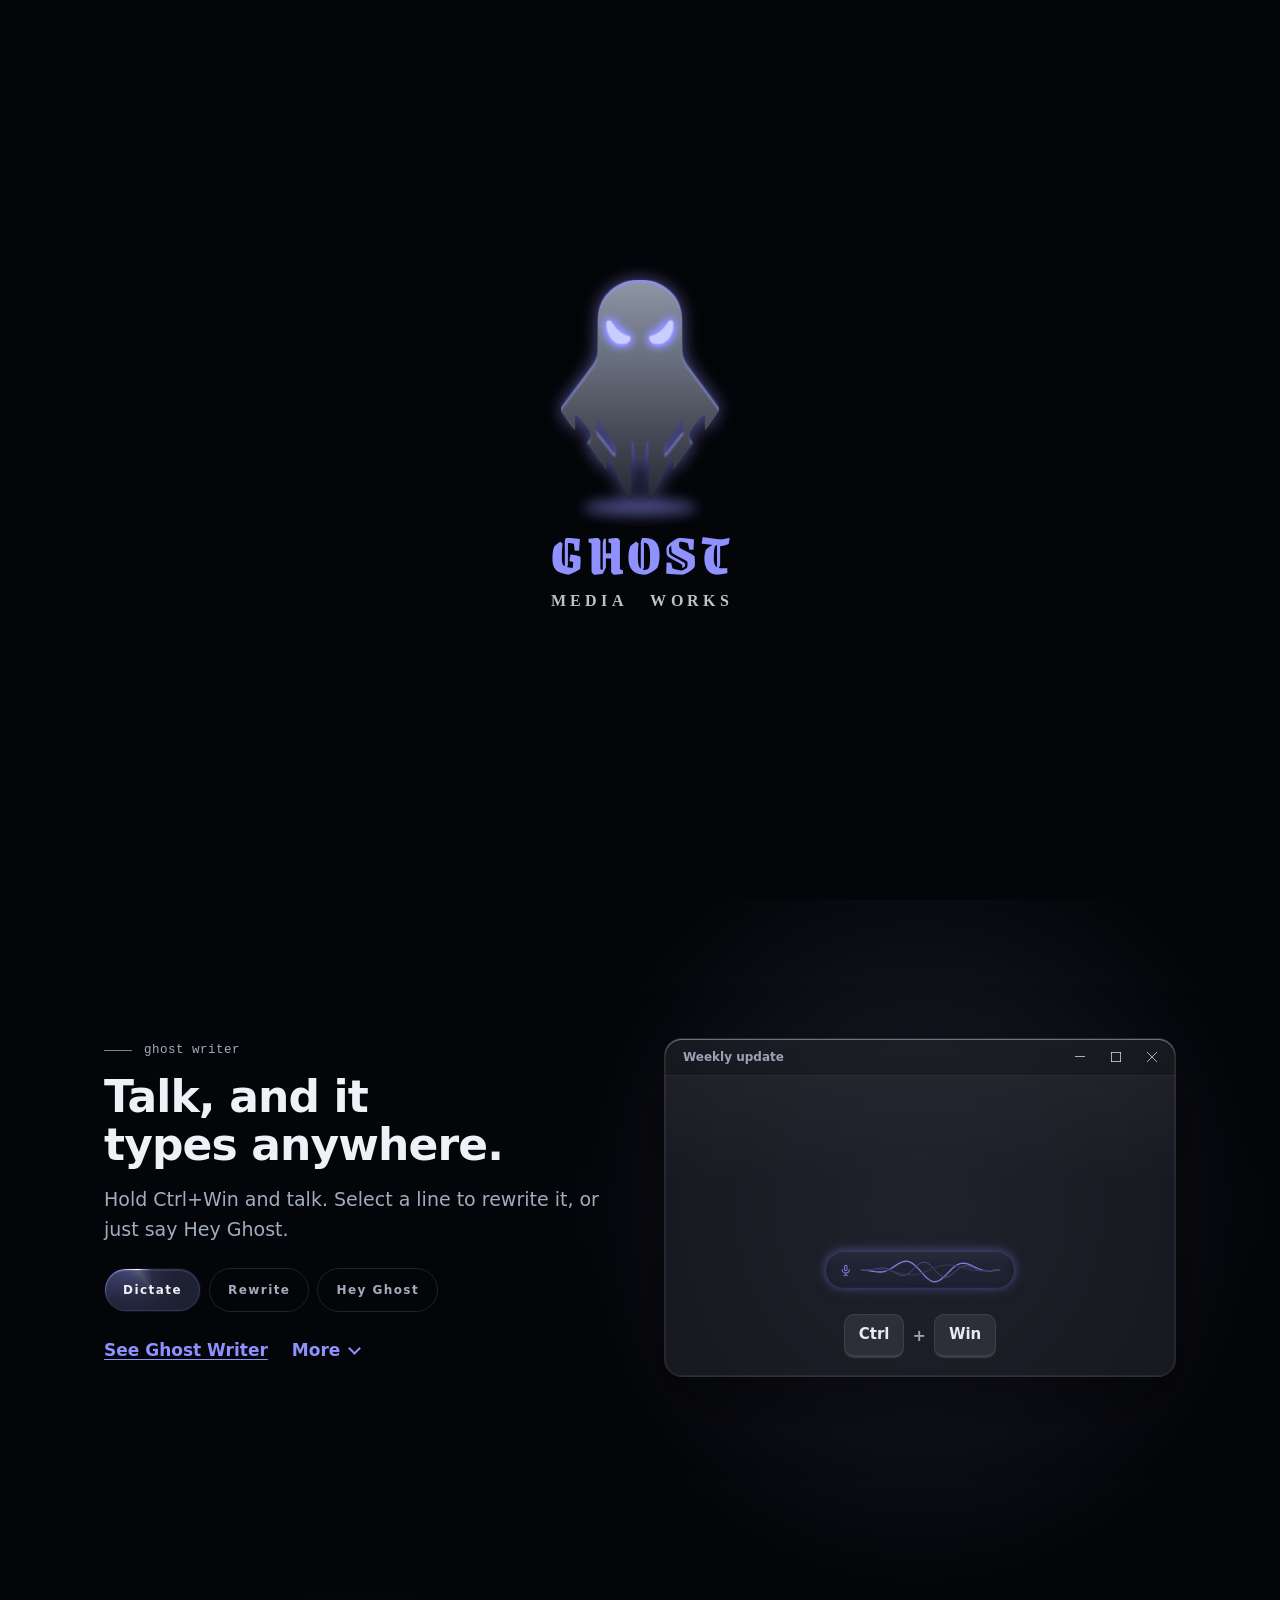
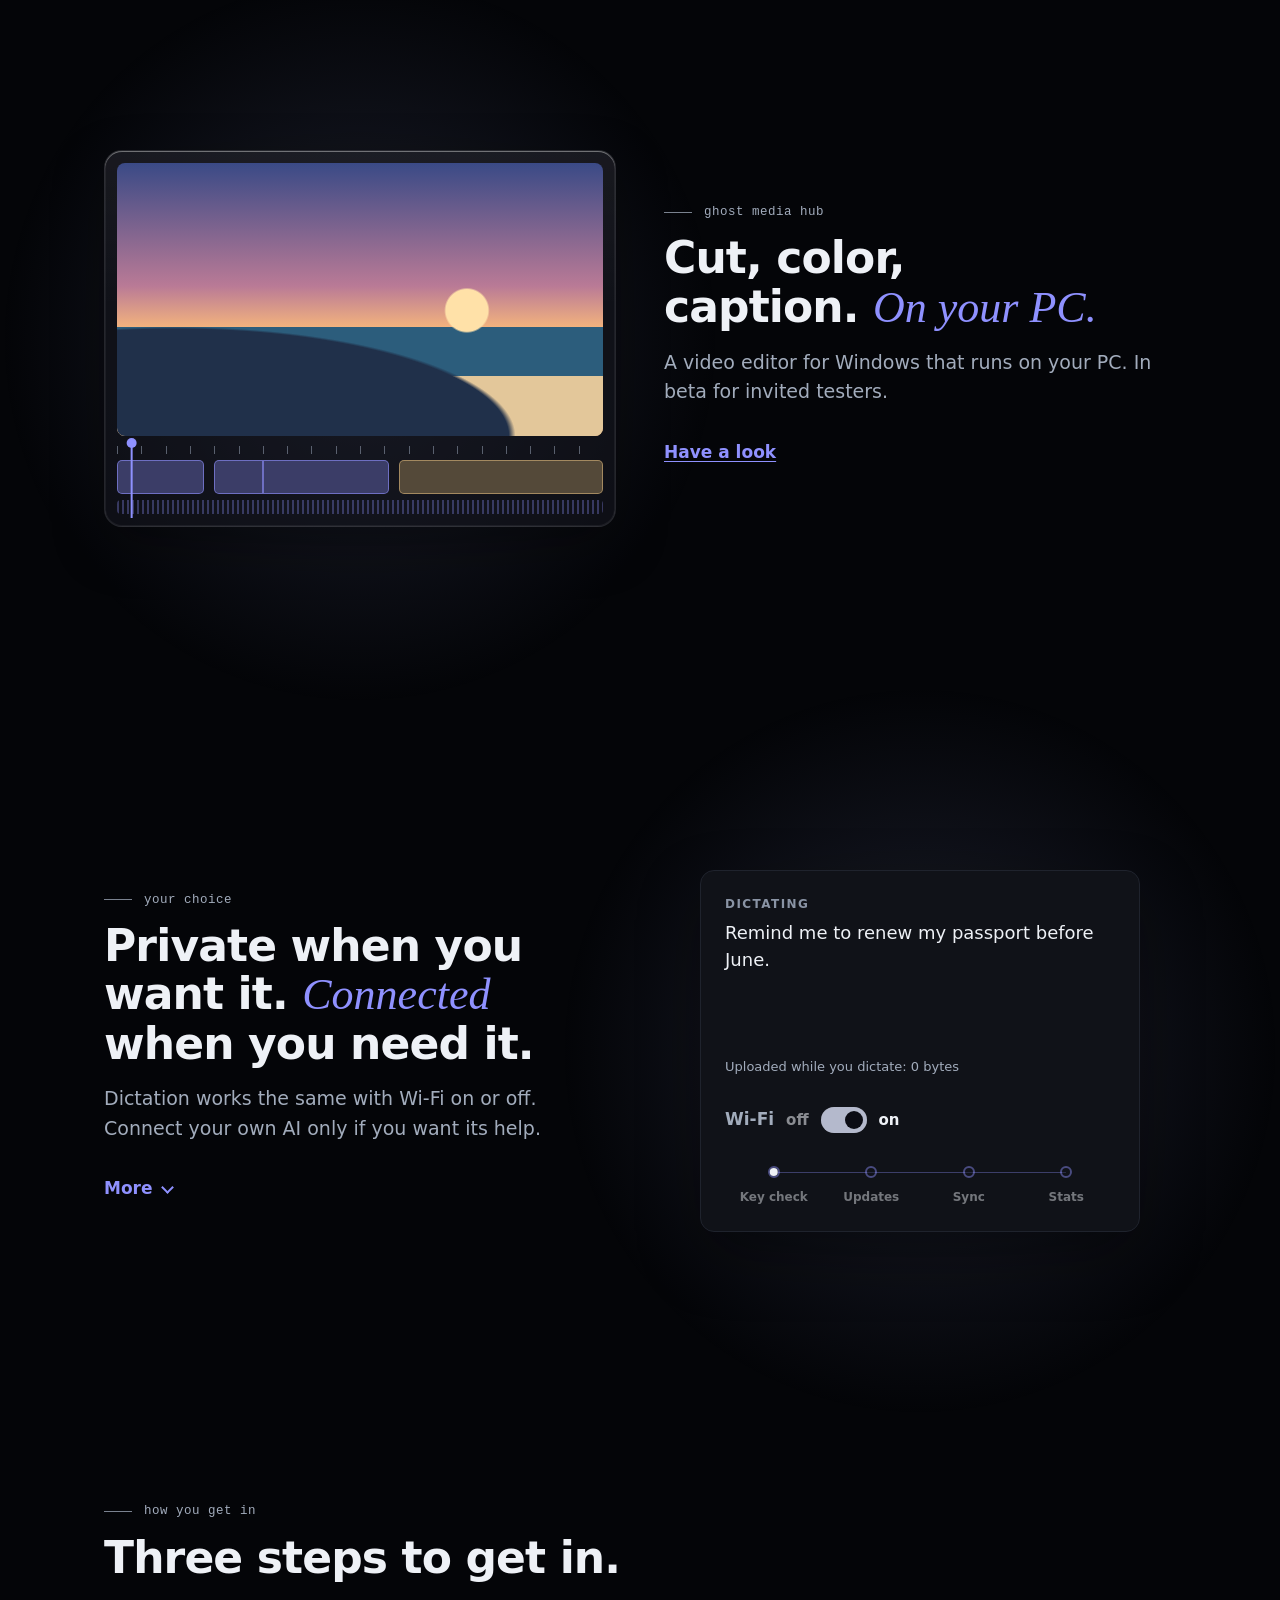
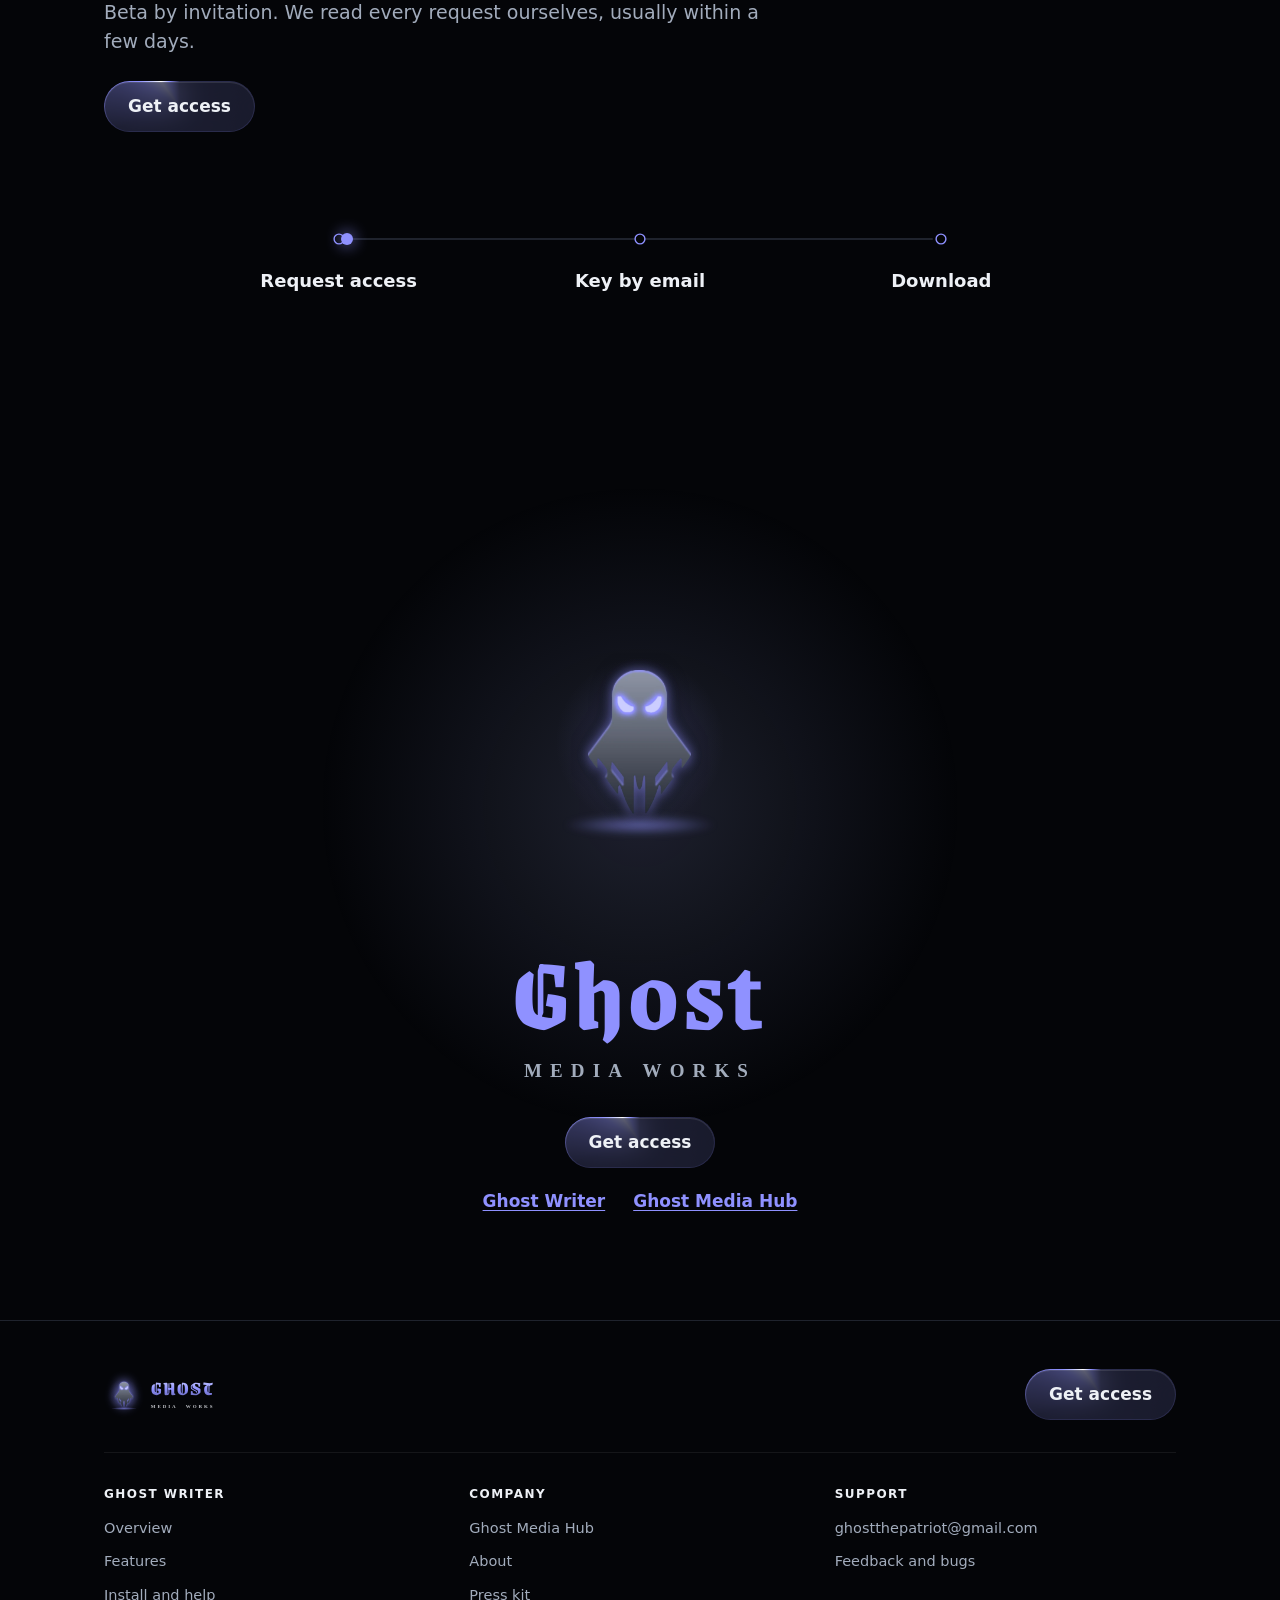
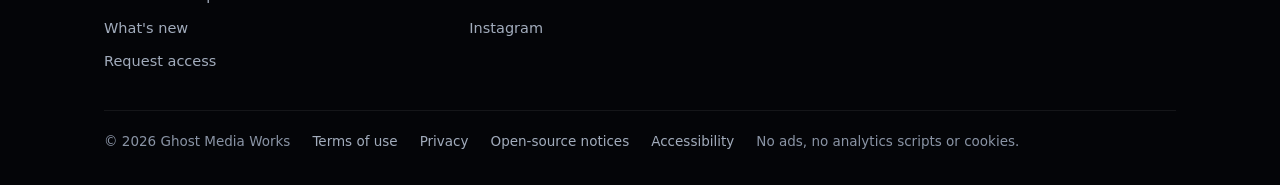
<file: index.html>
<!doctype html>
<html lang="en">
<head>
<meta charset="utf-8">
<meta name="viewport" content="width=device-width, initial-scale=1, viewport-fit=cover">
<title>Ghost Media Works: Ghost Writer dictation and Ghost Media Hub</title>
<meta name="description" content="Ghost Writer puts your voice to work in any Windows app; Ghost Media Hub edits your videos. Windows 10 and 11, beta by invitation, from Ghost Media Works.">
<link rel="canonical" href="https://ghostmediaworks.com/">
<meta property="og:type" content="website">
<meta property="og:site_name" content="Ghost Media Works">
<meta property="og:title" content="Ghost Media Works">
<meta property="og:description" content="Ghost Writer puts your voice to work in any Windows app; Ghost Media Hub edits your videos. Windows 10 and 11, beta by invitation, from Ghost Media Works.">
<meta property="og:url" content="https://ghostmediaworks.com/">
<meta property="og:image" content="https://ghostmediaworks.com/assets/social-company.43046d2662.png">
<meta property="og:image:width" content="1200">
<meta property="og:image:height" content="630">
<meta property="og:image:alt" content="Ghost Media Works: Windows apps that work for you.">
<meta name="twitter:card" content="summary_large_image">
<meta name="theme-color" content="#040508">
<link rel="icon" href="/favicon.ico" sizes="any">
<link rel="icon" type="image/png" sizes="32x32" href="/assets/icons/favicon-32.png">
<link rel="apple-touch-icon" href="/assets/icons/apple-touch-icon.png">
<link rel="manifest" href="/site.webmanifest">
<link rel="preload" href="/assets/fonts/GrenzeGotisch-Site.woff" as="font" type="font/woff" crossorigin>
<link rel="stylesheet" href="/assets/site.f256f029d5.css">
<link rel="stylesheet" href="/assets/scenes.e36ffe90dc.css">
<link rel="stylesheet" href="/assets/request.55162ab120.css">
<link rel="stylesheet" href="/assets/home.264019ba1b.css">
<script src="/assets/head.3d74d729cb.js"></script><!-- theme, old-link forwarding, intro flag: runs before the page paints (no defer) -->
<script type="application/ld+json">
{
 "@context": "https://schema.org",
 "@graph": [
  {
   "@type": "Organization",
   "@id": "https://ghostmediaworks.com/#org",
   "name": "Ghost Media Works",
   "alternateName": [
    "Ghost Media",
    "GhostMediaWorks"
   ],
   "url": "https://ghostmediaworks.com/",
   "logo": "https://ghostmediaworks.com/assets/icons/icon-512.png",
   "email": "ghostthepatriot@gmail.com",
   "founder": {
    "@id": "https://ghostmediaworks.com/#ghost"
   },
   "sameAs": [
    "https://www.instagram.com/ghost_1krr/"
   ]
  },
  {
   "@type": "Person",
   "@id": "https://ghostmediaworks.com/#ghost",
   "name": "Ghost",
   "alternateName": [
    "Ghost 1kRR",
    "ghost_1krr"
   ],
   "jobTitle": "Founder",
   "sameAs": [
    "https://www.instagram.com/ghost_1krr/"
   ]
  },
  {
   "@type": "WebSite",
   "@id": "https://ghostmediaworks.com/#site",
   "url": "https://ghostmediaworks.com/",
   "name": "Ghost Media Works",
   "alternateName": "Ghost Media",
   "publisher": {
    "@id": "https://ghostmediaworks.com/#org"
   }
  }
 ]
}
</script>
</head>
<body>
<a class="skip" href="#main">Skip to content</a>
<header class="site-header">
  <div class="wrap inner">
    <a class="brand lg" href="/" aria-label="Ghost Media Works home">
      <span class="lg-press" aria-hidden="true"><span class="lg-sway">
        <span class="lg-orb"><span class="lg-halo"></span><span class="ghost-art"><span class="ghost"></span><span class="floor"></span></span></span>
        <span class="lg-col"><span class="lg-w"><span class="lg-l">G</span><span class="lg-l">H</span><span class="lg-l">O</span><span class="lg-l">S</span><span class="lg-l">T</span></span><span class="lg-mw"><span>m</span><span>e</span><span>d</span><span>i</span><span>a</span><span class="lg-sp"></span><span>w</span><span>o</span><span>r</span><span>k</span><span>s</span></span>
          <span class="lg-spec"><span class="lg-w"><span class="lg-l">G</span><span class="lg-l">H</span><span class="lg-l">O</span><span class="lg-l">S</span><span class="lg-l">T</span></span><span class="lg-mw"><span>m</span><span>e</span><span>d</span><span>i</span><span>a</span><span class="lg-sp"></span><span>w</span><span>o</span><span>r</span><span>k</span><span>s</span></span></span></span>
      </span></span>
    </a>
    <nav class="main-nav" aria-label="Main">
      <span class="product-switch" role="group" aria-label="Our apps">
        <a href="/ghost-writer/" data-nav="ghost-writer"><svg viewBox="0 0 24 24" fill="none" stroke="currentColor" stroke-width="2" stroke-linecap="round" aria-hidden="true"><rect x="9" y="3" width="6" height="11" rx="3"/><path d="M5.5 11a6.5 6.5 0 0 0 13 0M12 17.5V21"/></svg>Ghost Writer</a>
        <a href="/media-hub/" data-nav="media-hub"><svg viewBox="0 0 24 24" fill="none" stroke="currentColor" stroke-width="2" stroke-linejoin="round" aria-hidden="true"><rect x="3" y="5" width="18" height="14" rx="3"/><path d="M10 9.2v5.6l4.8-2.8z"/></svg>Ghost Media Hub</a>
      </span>
      <a class="nav-plain" href="/about/" data-nav="about">About</a>
    </nav>
    <a class="button small header-cta" href="/ghost-writer/#request">Get access</a>
    <button class="theme-button header-theme" id="theme" type="button" data-theme-button aria-label="Theme: dark. Click to change.">
      <svg viewBox="0 0 24 24" fill="none" stroke="currentColor" stroke-width="2" aria-hidden="true"><circle cx="12" cy="12" r="9"/><path d="M12 3a9 9 0 0 1 0 18z" fill="currentColor"/></svg>
    </button>
  </div>
</header>
<main id="main" tabindex="-1">
<!-- Home: the company film (dev/design/site-film/PLAN.html chapter 07, scenes H1 to H6; H0, the boot logo, is site.js's).
     Kit pieces used (site/assets/scenes.*): .scene (data-play on H1 and H6, data-loop on H2 to H5), .cue, svg.build,
     .art (ghost, ghost-small), .glow + washes, .window.doc, .type, .keys, .pill, .menu, .toast, .meter, .switch,
     .light-pass, .chooser/.chip, .more, .star. Shared (site.css): .ghost-art, the hovering ghost over his still floor light.
     Home-only (home.css + home.js, loaded because of data-home): the mark (the hovering ghost, large), the selection and the rewrite swap, the Media Hub editor, the online stops and their packet,
     the path and its light, the closing halo, and the H2 chips jumping the playhead. -->
<section class="hero-film scene h-hero" data-scene="umbrella" data-play="1600" data-home aria-labelledby="hero-t">
  <canvas class="wave-field" aria-hidden="true"></canvas>
  <div class="wrap hero-in">
    <div class="hero-words">
      <h1 id="hero-t">Windows apps that <em>work for you.</em></h1>
      <p class="hero-line">Ghost Writer puts your voice to work in any app. Ghost Media Hub edits your videos. You choose how much goes online.</p>
      <nav class="app-picks" aria-label="Choose an app">
        <a class="app-pick" href="/ghost-writer/"><svg viewBox="0 0 24 24" fill="none" stroke="currentColor" stroke-width="2" stroke-linecap="round" aria-hidden="true"><rect x="9" y="3" width="6" height="11" rx="3"/><path d="M5.5 11a6.5 6.5 0 0 0 13 0M12 17.5V21"/></svg><span><b>Ghost Writer</b><small>Voice typing for any app</small></span></a>
        <a class="app-pick" href="/media-hub/"><svg viewBox="0 0 24 24" fill="none" stroke="currentColor" stroke-width="2" stroke-linejoin="round" aria-hidden="true"><rect x="3" y="5" width="18" height="14" rx="3"/><path d="M10 9.2v5.6l4.8-2.8z"/></svg><span><b>Ghost Media Hub</b><small>A video editor for your PC</small></span></a>
      </nav>
      <div class="hero-actions"><a class="text-link" href="#writer">See them work</a></div>
      <p class="hero-fine">Beta &middot; by invitation &middot; Windows 10 and 11</p>
    </div>
    <div class="hero-object" data-wash="indigo">
      <span class="glow" aria-hidden="true"></span>
      <div class="h-mark" role="img" aria-label="The Ghost Media Works mark: the ghost">
        <span class="ghost-art h-ghost cue" data-at=".1" aria-hidden="true"><span class="ghost"></span><span class="floor"></span></span>
      </div>
    </div>
  </div>
</section>

<section class="scene h-writer" id="writer" data-scene="writer" data-loop="10800" data-way="dictate" aria-labelledby="writer-t">
  <div class="wrap scene-in">
    <div class="words">
      <p class="eyebrow">Ghost Writer</p>
      <h2 id="writer-t">Talk, and it types anywhere.</h2>
      <p class="line">Hold Ctrl+Win and talk. Select a line to rewrite it, or just say Hey Ghost.</p>
      <div class="chooser" role="group" aria-label="Jump to a part of the scene">
        <button type="button" class="chip" aria-pressed="true" data-way="dictate">Dictate</button>
        <button type="button" class="chip" aria-pressed="false" data-way="rewrite">Rewrite</button>
        <button type="button" class="chip" aria-pressed="false" data-way="hey">Hey Ghost</button>
      </div>
      <div class="h-foot">
        <a class="text-link" href="/ghost-writer/">See Ghost Writer</a>
        <details class="more"><summary>More</summary><ul>
          <li>Spelling fixes work on every PC. AI rewrites use your own AI if you connect one, or Advanced mode on an NVIDIA, AMD or Intel graphics card.</li>
          <li>Then plan your day in Planner, arrange Home with the boxes you use, and have text read out loud.</li>
          <li>Hey Ghost stays off until you turn it on.</li>
        </ul></details>
      </div>
    </div>
    <div class="stage" data-wash="indigo">
      <span class="glow" aria-hidden="true"></span>
      <div class="window doc star h-doc" data-title="Weekly update">
        <div class="body">
          <div class="h-swap">
            <p class="h-old cue" data-until=".6"><span class="type" data-from=".04" data-to=".2">The new sign-up flow went live on Tuesday.</span></p>
            <p class="h-new cue" data-at=".6">Good news: our new sign-up flow went live on Tuesday!</p>
          </div>
          <p class="type" data-from=".21" data-to=".34">Sign-ups are up on last week.</p>
          <span class="art ghost-small cue h-mini" data-at=".42" data-until=".6" aria-hidden="true"></span>
          <ul class="menu h-menu" data-at=".45" data-until=".6" aria-hidden="true">
            <li>Read aloud</li>
            <li class="sep"></li>
            <li class="head">Rewrite with AI</li>
            <li>Make it shorter</li>
            <li data-at=".53">Make it friendlier</li>
          </ul>
          <div class="h-talk cue" data-until=".38">
            <div class="pill" role="img" aria-label="Ghost Writer's listening pill"></div>
            <span class="keys" aria-label="Ctrl plus Win, held while talking"><kbd data-at=".02" data-until=".36">Ctrl</kbd>+<kbd data-at=".035" data-until=".36">Win</kbd></span>
          </div>
          <div class="h-hey">
            <p class="h-say cue" data-at=".66">&ldquo;<b>Hey Ghost,</b> open Spotify&rdquo;</p>
            <div class="toast" data-at=".76"><span class="art ghost-small" aria-hidden="true"></span>Spotify</div>
          </div>
        </div>
      </div>
    </div>
  </div>
</section>

<section class="scene flip h-hub" id="media-hub" data-scene="hub" data-loop="8400" aria-labelledby="hub-t">
  <div class="wrap scene-in">
    <div class="words">
      <p class="eyebrow">Ghost Media Hub</p>
      <h2 id="hub-t">Cut, color, caption. <em>On your PC.</em></h2>
      <p class="line">A video editor for Windows that runs on your PC. In beta for invited testers.</p>
      <p class="h-act"><a class="text-link" href="/media-hub/">Have a look</a></p>
    </div>
    <div class="stage" data-wash="look-film">
      <span class="glow" aria-hidden="true"></span>
      <div class="h-ed star" role="img" aria-label="Ghost Media Hub editing a beach clip: the clip is split, a film look is added, the title Coast drops in and a caption appears">
        <div class="h-view">
          <span class="h-frame"></span>
          <span class="h-frame h-graded"></span>
          <p class="h-title"><span>C</span><span>O</span><span>A</span><span>S</span><span>T</span></p>
          <p class="h-cap cue" data-at=".74">We made it to the coast.</p>
        </div>
        <div class="h-tl">
          <span class="h-ruler"></span>
          <span class="h-track"><i class="h-clip h-a"></i><i class="h-clip h-b1"></i><i class="h-clip h-b2"></i><i class="h-clip h-c"></i><i class="h-cut cue" data-at=".27" data-until=".36"></i></span>
          <span class="h-audio"></span>
          <span class="h-head"></span>
        </div>
        <span class="h-stamp cue" data-at=".88">Locked beta</span>
      </div>
    </div>
  </div>
</section>

<section class="scene h-promise" id="promise" data-scene="promise" data-loop="6000" aria-labelledby="promise-t">
  <div class="wrap scene-in">
    <div class="words">
      <p class="eyebrow">Your choice</p>
      <h2 id="promise-t" class="light-pass">Private when you want it. <em>Connected</em> when you need it.</h2>
      <p class="line">Dictation works the same with Wi-Fi on or off. Connect your own AI only if you want its help.</p>
      <div class="h-foot"><details class="more"><summary>More</summary><p>The key check sends only your key, a scrambled PC id and the app version. Connect your own AI and what you ask it is routed through that company, and your dictation too only if you turn on Proofread my dictation, and a look-up's search words only if you turn on Look things up online; your voice never is. No ads, no analytics, no cookies.</p></details></div>
    </div>
    <div class="stage" data-wash="indigo">
      <span class="glow" aria-hidden="true"></span>
      <div class="h-proof star">
        <p class="h-dictated"><span>Dictating</span>Remind me to renew my passport before June.</p>
        <div class="meter"><span class="meter-label">Uploaded while you dictate: 0 bytes</span></div>
        <p class="h-wifi">Wi-Fi <button type="button" class="switch" aria-checked="true" aria-label="Wi-Fi"><span>off</span><i aria-hidden="true"></i><span>on</span></button></p>
        <div class="h-online">
          <ol aria-label="Its everyday online stops"><li>Key check</li><li>Updates</li><li>Sync</li><li>Stats</li></ol>
          <span class="h-packet" aria-hidden="true"></span>
        </div>
      </div>
    </div>
  </div>
</section>

<section class="scene wide h-path" id="get-in" data-scene="path" data-loop="6000" aria-labelledby="path-t">
  <div class="wrap scene-in">
    <div class="words">
      <p class="eyebrow">How you get in</p>
      <h2 id="path-t">Three steps to get in.</h2>
      <p class="line">Beta by invitation. We read every request ourselves, usually within a few days.</p>
      <p class="h-act"><a class="btn" href="/ghost-writer/#request">Get access</a></p>
    </div>
    <div class="stage">
      <div class="h-steps">
        <ol>
          <li><b>Request access</b><span class="cue" data-at=".05">Fill in the short form.</span></li>
          <li><b>Key by email</b><span class="cue" data-at=".45">Your access key arrives by email.</span></li>
          <li><b>Download</b><span class="cue" data-at=".83">Install on Windows 10 (version 1809 or newer) or Windows 11, 64-bit.</span></li>
        </ol>
        <span class="h-light" aria-hidden="true"></span>
      </div>
    </div>
  </div>
</section>

<section class="scene wide h-close" data-scene="close" data-play="1400" aria-labelledby="close-t">
  <div class="wrap scene-in">
    <div class="stage">
      <span class="glow" aria-hidden="true"></span>
      <div class="h-mark" aria-hidden="true">
        <span class="ghost-art h-ghost"><span class="ghost"></span><span class="floor"></span></span>
      </div>
    </div>
    <div class="words">
      <h2 id="close-t" class="h-wm"><span class="h-wm-ghost">Ghost</span> <span class="h-wm-rest">Media Works</span></h2>
      <p class="h-act"><a class="btn" href="/ghost-writer/#request">Get access</a></p>
      <p class="h-links"><a class="text-link" href="/ghost-writer/">Ghost Writer</a><a class="text-link" href="/media-hub/">Ghost Media Hub</a></p>
    </div>
  </div>
</section>

</main>
<footer class="site-footer">
  <div class="wrap">
    <div class="foot-top">
      <p class="lg lg-still"><span class="visually-hidden">Ghost Media Works</span><span class="lg-press" aria-hidden="true"><span class="lg-sway">
            <span class="lg-orb"><span class="lg-halo"></span><span class="ghost-art"><span class="ghost"></span><span class="floor"></span></span></span>
            <span class="lg-col"><span class="lg-w"><span class="lg-l">G</span><span class="lg-l">H</span><span class="lg-l">O</span><span class="lg-l">S</span><span class="lg-l">T</span></span><span class="lg-mw"><span>m</span><span>e</span><span>d</span><span>i</span><span>a</span><span class="lg-sp"></span><span>w</span><span>o</span><span>r</span><span>k</span><span>s</span></span></span>
          </span></span></p>
      <a class="button foot-cta" href="/ghost-writer/#request">Get access</a>
    </div>
    <nav class="foot-cols" aria-label="Footer">
      <div class="foot-col"><p class="foot-h">Ghost Writer</p><ul>
        <li><a href="/ghost-writer/">Overview</a></li><li><a href="/ghost-writer/features/">Features</a></li>
        <li><a href="/ghost-writer/help/">Install and help</a></li><li><a href="/ghost-writer/changelog/">What's new</a></li>
        <li><a href="/ghost-writer/#request">Request access</a></li></ul></div>
      <div class="foot-col"><p class="foot-h">Company</p><ul>
        <li><a href="/media-hub/">Ghost Media Hub</a></li><li><a href="/about/">About</a></li><li><a href="/press/">Press kit</a></li>
        <li><a href="https://www.instagram.com/ghost_1krr/" rel="noopener">Instagram</a></li></ul></div>
      <div class="foot-col"><p class="foot-h">Support</p><ul>
        <li><a href="mailto:ghostthepatriot@gmail.com">ghostthepatriot@gmail.com</a></li><li><a href="https://github.com/getghostwriter/getghostwriter.github.io/issues">Feedback and bugs</a></li></ul></div>
    </nav>
    <p class="foot-legal">
      <span>&copy; 2026 Ghost Media Works</span><a href="/terms.html">Terms of use</a><a href="/privacy.html">Privacy</a><a href="/NOTICES.txt">Open-source notices</a><a href="/about/#accessibility">Accessibility</a>
      <span>No ads, no analytics scripts or cookies.</span>
    </p>
  </div>
</footer>
<dialog class="rq" id="request-dialog" aria-labelledby="rq-title">
  <div class="rq-inside">
    <button class="rq-close" type="button" aria-label="Close"><svg viewBox="0 0 24 24" fill="none" stroke="currentColor" stroke-width="2.2" stroke-linecap="round" aria-hidden="true"><path d="M6 6l12 12"/><path d="M18 6L6 18"/></svg></button>
    <div class="rq-dots" aria-hidden="true"><i></i><i></i></div>
    <h2 id="rq-title">Request access</h2>
    <p class="rq-intro"><span class="rq-stepno">Step 1 of 2.</span> Ghost Writer is in beta, by invitation. We read every request and email you a key, usually within a few days.</p>
    <div class="rq-slot"><div class="rq-box">
      <form class="request-form" id="request-form" data-server="https://ghost-writer-access.ghostrepublic.workers.dev" novalidate>
        <div class="rq-step rq-step1">
        <label>Your name<input name="name" autocomplete="name" maxlength="80" required aria-describedby="request-result"></label>
        <label>Your email <span class="hint">Your key is sent here.</span><input name="contact" type="email" autocomplete="email" maxlength="120" required aria-describedby="request-result"></label>
        <fieldset class="rq-apps"><legend>Which app? <span class="hint">One key can open both.</span></legend>
          <label class="tick"><input type="checkbox" name="apps" value="gw" checked><span>Ghost Writer</span></label>
          <label class="tick"><input type="checkbox" name="apps" value="mh"><span>Ghost Media Hub</span></label>
        </fieldset>
        <label class="tick"><input type="checkbox" name="us_resident" value="yes" required aria-describedby="request-result"><span>I'm in the United States <span class="hint">The beta is open to people in the US, for now.</span></span></label>
        </div>
        <div class="rq-step rq-step2">
        <p class="rq-only rq-step2-note">Two optional questions. They help us look after the beta.</p>
        <label>How would you use Ghost Writer? <span class="hint">Optional.</span><textarea name="reason" maxlength="1000"></textarea></label>
        <label>How did you hear about Ghost Writer? <span class="hint">Optional.</span>
          <select name="heard">
            <option value="">Choose one (optional)</option>
            <option value="reddit">Reddit</option>
            <option value="youtube">YouTube</option>
            <option value="friend">A friend</option>
            <option value="search">Search</option>
            <option value="producthunt">Product Hunt</option>
            <option value="hackernews">Hacker News</option>
            <option value="other">Other</option>
          </select></label>
        </div>
        <div class="trap" aria-hidden="true"><label>Leave this empty<input name="website" tabindex="-1" autocomplete="off"></label></div>
        <div class="rq-buttons">
          <button class="button rq-only rq-next" type="button">Continue</button>
          <button class="button rq-send" type="submit">Request access</button>
          <button class="button secondary rq-only rq-skip" type="button">Skip and send</button>
        </div>
        <p class="result" id="request-result" role="status" aria-live="polite"></p>
        <p class="small-print">We use your name and email only to review your request, send your key, and tell you about your key or important changes to Ghost Writer. No marketing, never sold. <a href="/privacy.html">Privacy policy</a> &middot; <a href="/terms.html">Terms of use</a></p>
      </form>
      <div class="rq-done" hidden tabindex="-1">
        <svg class="rq-env" viewBox="0 0 120 120" fill="none" stroke="currentColor" stroke-width="2.4" stroke-linecap="round" stroke-linejoin="round" aria-hidden="true"><circle class="rq-ring" cx="60" cy="60" r="54"/><g class="rq-letter"><rect x="28" y="40" width="64" height="44" rx="6"/><path d="M28 44l32 22 32-22"/></g><path class="rq-tick" d="M78 30l6 6 12-12" stroke-width="3"/></svg>
        <h3 class="rq-done-title">You're on the list</h3>
        <p class="rq-done-for">Request received.</p>
        <ol class="rq-timeline">
          <li><b>Today</b>We read your request ourselves.</li>
          <li><b>Within a few days</b>Your key arrives by email. Check your spam folder if you don't see it.</li>
          <li><b>Then</b>Download Ghost Writer, enter your key, hold Ctrl+Win and talk.</li>
        </ol>
      </div>
      </div>
</div>
  </div>
</dialog>

<script src="/assets/site.3b6a2c24ac.js" defer></script>
<script src="/assets/logo.69c41a8c63.js" defer></script>
<script src="/assets/stars.e5c827dea4.js" defer></script>
<script src="/assets/media/pill.js" defer></script>
<script src="/assets/scenes.9251fdd171.js" defer></script>
<script src="/assets/motion.9c7dc568f1.js" defer></script>
<script src="/assets/request.4b66f7353a.js" defer></script>
<script src="/assets/home.e1a53ca316.js" defer></script>

</body>
</html>
</file>
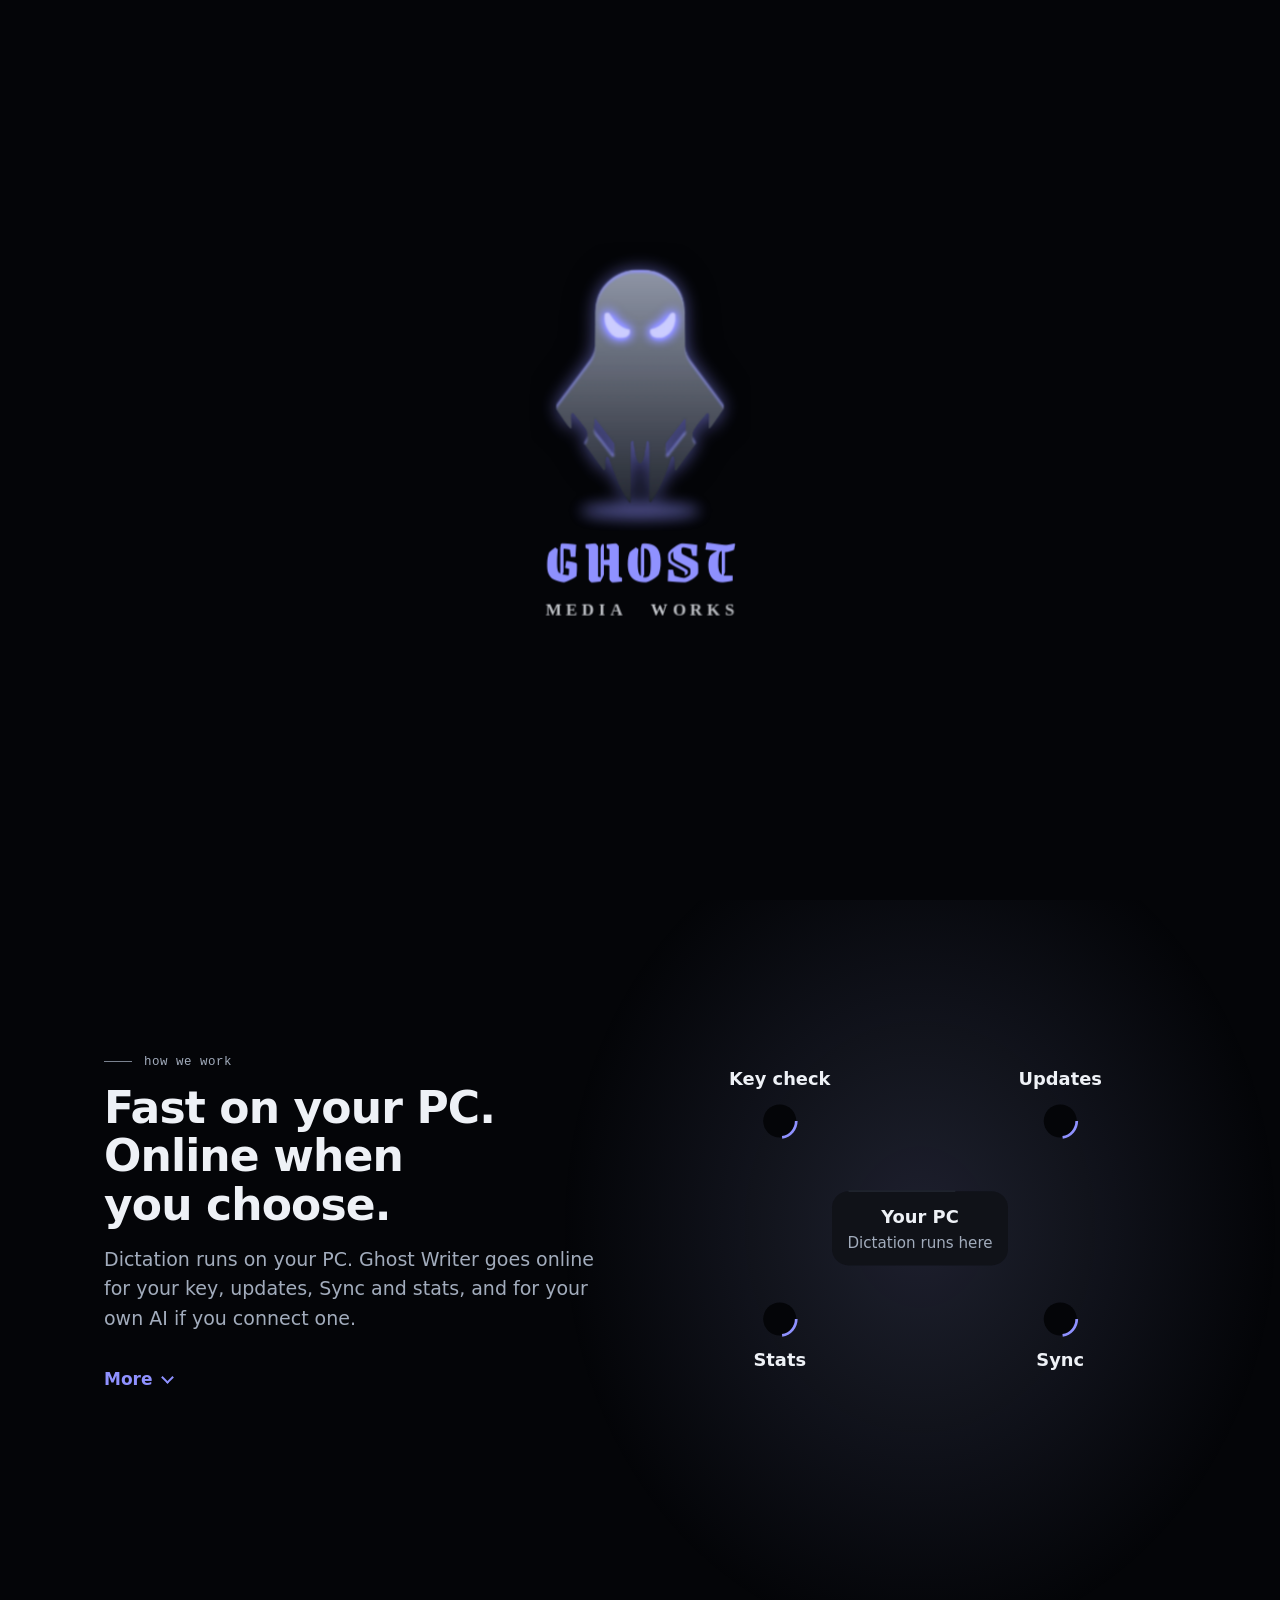
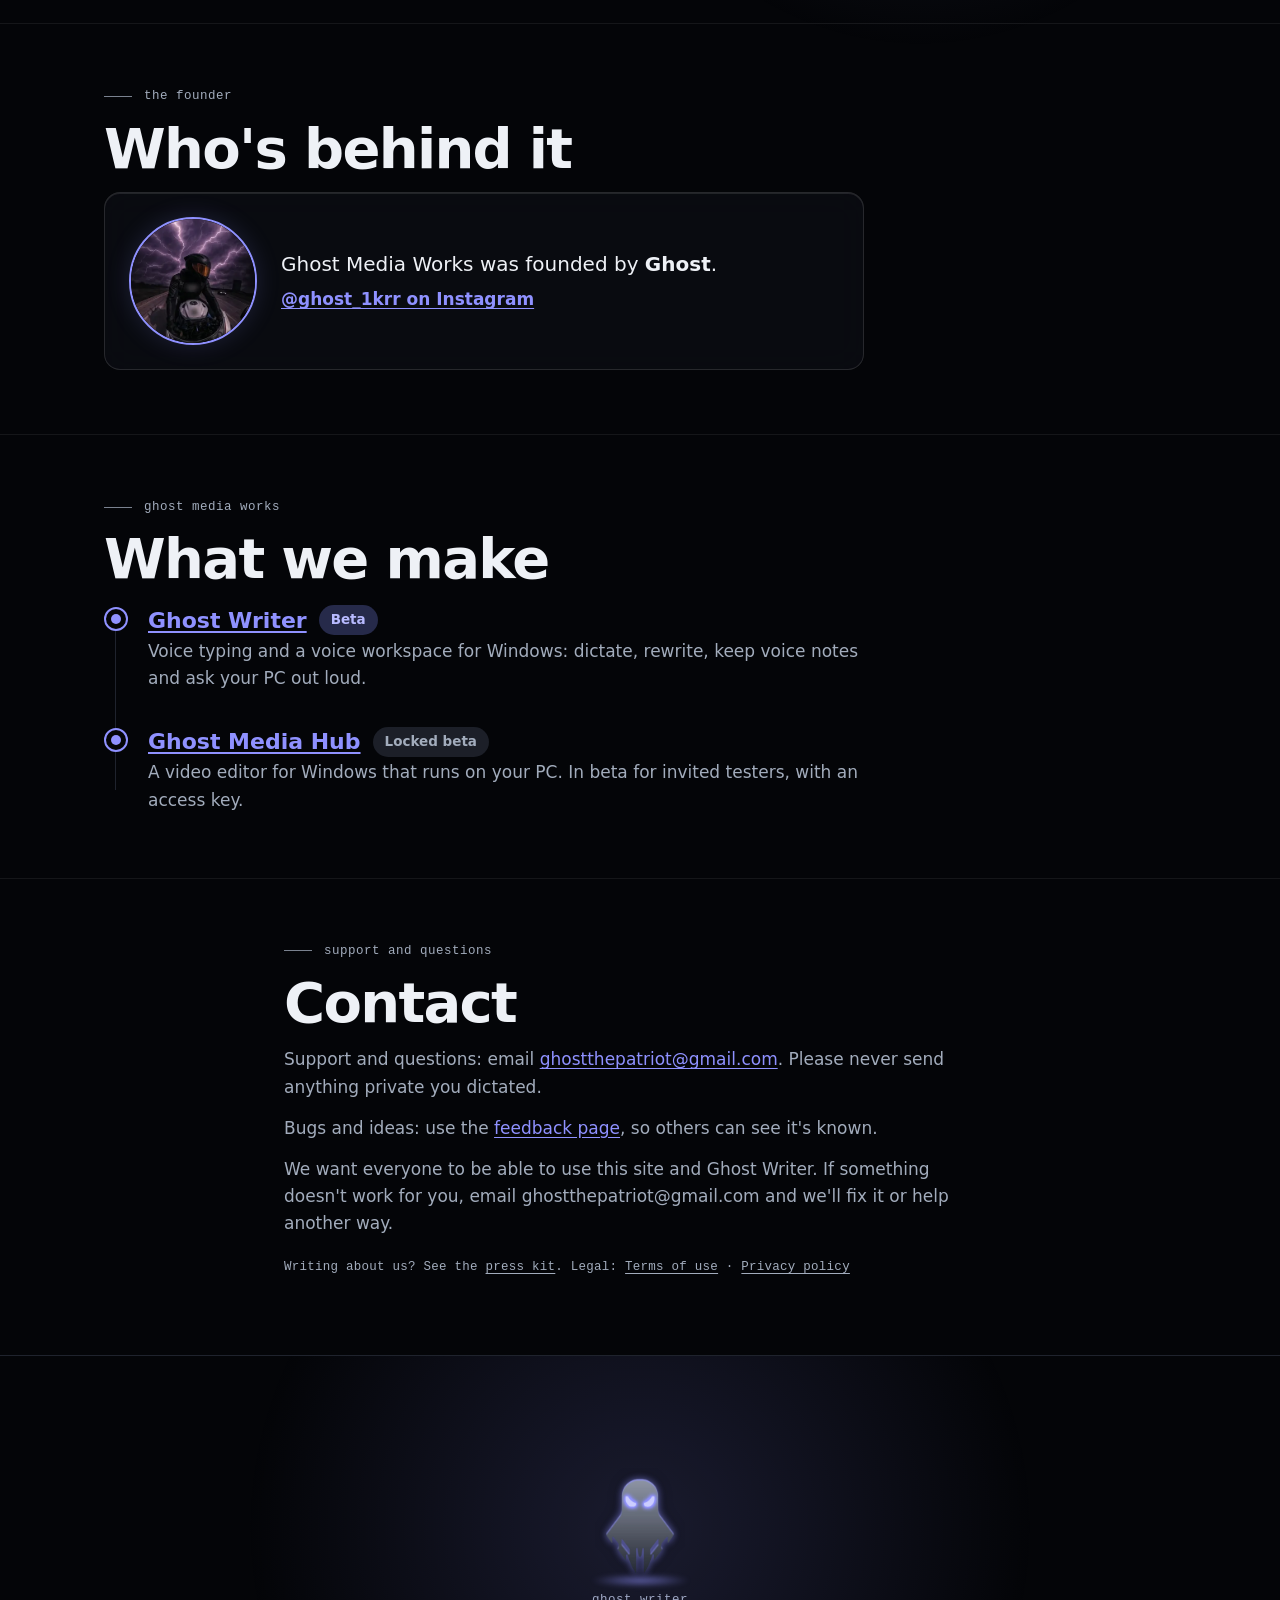
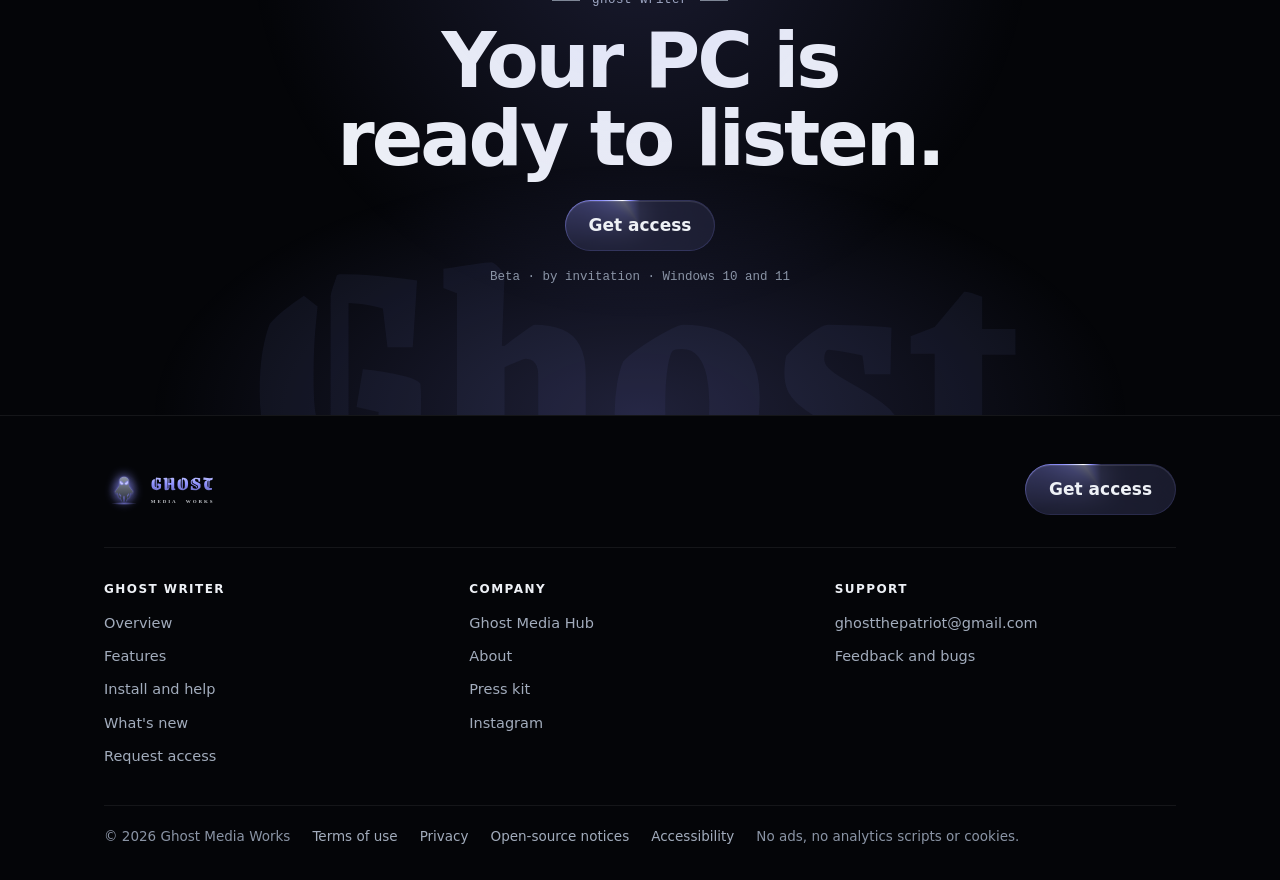
<file: about/index.html>
<!doctype html>
<html lang="en">
<head>
<meta charset="utf-8">
<meta name="viewport" content="width=device-width, initial-scale=1, viewport-fit=cover">
<title>About Ghost Media Works</title>
<meta name="description" content="Ghost Media Works, founded by Ghost (@ghost_1krr), makes Windows apps that work for you: Ghost Writer, and Ghost Media Hub (in beta).">
<link rel="canonical" href="https://ghostmediaworks.com/about/">
<meta property="og:type" content="website">
<meta property="og:site_name" content="Ghost Media Works">
<meta property="og:title" content="About Ghost Media Works">
<meta property="og:description" content="Ghost Media Works, founded by Ghost (@ghost_1krr), makes Windows apps that work for you: Ghost Writer, and Ghost Media Hub (in beta).">
<meta property="og:url" content="https://ghostmediaworks.com/about/">
<meta property="og:image" content="https://ghostmediaworks.com/assets/social-company.43046d2662.png">
<meta property="og:image:width" content="1200">
<meta property="og:image:height" content="630">
<meta property="og:image:alt" content="Ghost Media Works: Windows apps that work for you.">
<meta name="twitter:card" content="summary_large_image">
<meta name="theme-color" content="#040508">
<link rel="icon" href="/favicon.ico" sizes="any">
<link rel="icon" type="image/png" sizes="32x32" href="/assets/icons/favicon-32.png">
<link rel="apple-touch-icon" href="/assets/icons/apple-touch-icon.png">
<link rel="manifest" href="/site.webmanifest">
<link rel="preload" href="/assets/fonts/GrenzeGotisch-Site.woff" as="font" type="font/woff" crossorigin>
<link rel="stylesheet" href="/assets/site.f256f029d5.css">
<link rel="stylesheet" href="/assets/scenes.e36ffe90dc.css">
<link rel="stylesheet" href="/assets/request.55162ab120.css">
<link rel="stylesheet" href="/assets/more.81a8fa7b51.css">
<script src="/assets/head.3d74d729cb.js"></script><!-- theme, old-link forwarding, intro flag: runs before the page paints (no defer) -->
<script type="application/ld+json">
{
 "@context": "https://schema.org",
 "@graph": [
  {
   "@type": "Organization",
   "@id": "https://ghostmediaworks.com/#org",
   "name": "Ghost Media Works",
   "alternateName": [
    "Ghost Media",
    "GhostMediaWorks"
   ],
   "url": "https://ghostmediaworks.com/",
   "logo": "https://ghostmediaworks.com/assets/icons/icon-512.png",
   "email": "ghostthepatriot@gmail.com",
   "founder": {
    "@id": "https://ghostmediaworks.com/#ghost"
   },
   "sameAs": [
    "https://www.instagram.com/ghost_1krr/"
   ]
  },
  {
   "@type": "Person",
   "@id": "https://ghostmediaworks.com/#ghost",
   "name": "Ghost",
   "alternateName": [
    "Ghost 1kRR",
    "ghost_1krr"
   ],
   "jobTitle": "Founder",
   "sameAs": [
    "https://www.instagram.com/ghost_1krr/"
   ]
  },
  {
   "@type": "WebSite",
   "@id": "https://ghostmediaworks.com/#site",
   "url": "https://ghostmediaworks.com/",
   "name": "Ghost Media Works",
   "alternateName": "Ghost Media",
   "publisher": {
    "@id": "https://ghostmediaworks.com/#org"
   }
  }
 ]
}
</script>
</head>
<body>
<a class="skip" href="#main">Skip to content</a>
<header class="site-header">
  <div class="wrap inner">
    <a class="brand lg" href="/" aria-label="Ghost Media Works home">
      <span class="lg-press" aria-hidden="true"><span class="lg-sway">
        <span class="lg-orb"><span class="lg-halo"></span><span class="ghost-art"><span class="ghost"></span><span class="floor"></span></span></span>
        <span class="lg-col"><span class="lg-w"><span class="lg-l">G</span><span class="lg-l">H</span><span class="lg-l">O</span><span class="lg-l">S</span><span class="lg-l">T</span></span><span class="lg-mw"><span>m</span><span>e</span><span>d</span><span>i</span><span>a</span><span class="lg-sp"></span><span>w</span><span>o</span><span>r</span><span>k</span><span>s</span></span>
          <span class="lg-spec"><span class="lg-w"><span class="lg-l">G</span><span class="lg-l">H</span><span class="lg-l">O</span><span class="lg-l">S</span><span class="lg-l">T</span></span><span class="lg-mw"><span>m</span><span>e</span><span>d</span><span>i</span><span>a</span><span class="lg-sp"></span><span>w</span><span>o</span><span>r</span><span>k</span><span>s</span></span></span></span>
      </span></span>
    </a>
    <nav class="main-nav" aria-label="Main">
      <span class="product-switch" role="group" aria-label="Our apps">
        <a href="/ghost-writer/" data-nav="ghost-writer"><svg viewBox="0 0 24 24" fill="none" stroke="currentColor" stroke-width="2" stroke-linecap="round" aria-hidden="true"><rect x="9" y="3" width="6" height="11" rx="3"/><path d="M5.5 11a6.5 6.5 0 0 0 13 0M12 17.5V21"/></svg>Ghost Writer</a>
        <a href="/media-hub/" data-nav="media-hub"><svg viewBox="0 0 24 24" fill="none" stroke="currentColor" stroke-width="2" stroke-linejoin="round" aria-hidden="true"><rect x="3" y="5" width="18" height="14" rx="3"/><path d="M10 9.2v5.6l4.8-2.8z"/></svg>Ghost Media Hub</a>
      </span>
      <a class="nav-plain" href="/about/" data-nav="about" aria-current="page">About</a>
    </nav>
    <a class="button small header-cta" href="/ghost-writer/#request">Get access</a>
    <button class="theme-button header-theme" id="theme" type="button" data-theme-button aria-label="Theme: dark. Click to change.">
      <svg viewBox="0 0 24 24" fill="none" stroke="currentColor" stroke-width="2" aria-hidden="true"><circle cx="12" cy="12" r="9"/><path d="M12 3a9 9 0 0 1 0 18z" fill="currentColor"/></svg>
    </button>
  </div>
</header>
<main id="main" tabindex="-1">
<!-- Site film, About (PLAN.html chapter 13). Star object: the mark alone (the hovering ghost, site.css
     .ghost-art, as in the header logo; the five-node ring is gone, owner 2026-11-08).
     Kit pieces (scenes.css/js): hero as .hero-film.scene[data-play] with the ghost (.ghost-art) arriving as a .cue,
     .glow; A1 .scene[data-loop] with .light-pass, svg.build and .more; A2/A3 .scene.quiet[data-play] with .cue and
     .build (the two product nodes assemble). Own (more.css): .m-mark, .m-map (the packet is a dash running a pathLength-1
     path with --t), .m-nodes. Keep id="accessibility" (the footer links to it). -->
<section class="hero-film scene" data-play="1400" aria-labelledby="hero-t">
  <div class="wrap hero-in">
    <div class="hero-words">
      <p class="eyebrow">About</p>
      <h1 id="hero-t">Software that <em>works for you.</em></h1>
      <p class="hero-line">Ghost Media Works is a small, independent maker of Windows apps: fast on your own PC, connected when you choose.</p>
      <div class="hero-actions"><a class="btn" href="/ghost-writer/#request">Get access</a>
        <a class="text-link" href="#products">What we make</a></div>
    </div>
    <div class="hero-object" data-wash="indigo"><span class="glow" aria-hidden="true"></span>
      <div class="m-mark" role="img" aria-label="The Ghost Media Works mark: the ghost">
        <span class="ghost-art m-ghost cue" data-at=".1" aria-hidden="true"><span class="ghost"></span><span class="floor"></span></span>
      </div>
    </div>
  </div>
</section>

<section class="scene" id="principles" data-scene="online" data-loop="6000" data-chapter="How we work" aria-labelledby="principles-title">
  <div class="wrap scene-in">
    <div class="words">
      <p class="eyebrow">How we work</p>
      <h2 class="light-pass" id="principles-title">Fast on your PC. Online when you choose.</h2>
      <p class="line">Dictation runs on your PC. Ghost Writer goes online for your key, updates, Sync and stats, and for your own AI if you connect one.</p>
      <details class="more"><summary>More</summary><ul>
        <li><b>Key check:</b> the key, a scrambled id of your PC and the version.</li>
        <li><b>Updates:</b> new versions, and Advanced mode, the natural voices or Smoother hands-free if you choose them.</li>
        <li><b>Sync:</b> your data moves to your other PC only when you press Send, end-to-end encrypted so only your PCs can read it.</li>
        <li><b>Stats:</b> only while Keep stats in step on my PCs is switched on, encrypted the same way.</li>
        <li><b>Keep my PCs in step:</b> only while that switch is on, your words, notes, lists and settings are kept on our server, locked with your key, so your other PCs can pick them up.</li>
        <li><b>Your own AI</b> is your choice, and only if you connect it on the Your AI page: what you ask it, and what you let it read, is routed through that company. Your voice never is.</li>
        <li>No ads, no analytics scripts. We don't sell data. Ghost Writer sends no usage data about what you do; the key check tells us which version each PC runs and how many PCs used it each day; a message's Got it adds one to its count.</li>
        <li>This website runs no analytics scripts, sets no cookies and loads nothing from other sites.</li>
        <li>Beta means beta: we list what's new and what's known to be wrong, and explain warnings before you meet them.</li>
        <li>Ghost Writer is by invitation while it grows, and shaped by the feedback of the people using it.</li>
      </ul></details>
    </div>
    <div class="stage">
      <span class="glow" aria-hidden="true"></span>
      <div class="m-map" role="img" aria-label="Your PC in the middle, linked to its four everyday stops: key check, updates, Sync and stats">
        <svg viewBox="0 0 320 250" aria-hidden="true">
          <path class="map-packet" pathLength="1" d="M160 125L58 48L160 125L262 48L160 125L262 192L160 125L58 192L160 125"/>
        </svg>
        <svg class="build" data-from="0" data-to=".2" viewBox="0 0 320 250" aria-hidden="true">
          <path class="map-ln" d="M160 125L58 48"/><path class="map-ln" d="M160 125L262 48"/>
          <path class="map-ln" d="M160 125L262 192"/><path class="map-ln" d="M160 125L58 192"/>
          <circle class="map-stop" cx="58" cy="48" r="12"/><circle class="map-stop" cx="262" cy="48" r="12"/>
          <circle class="map-stop" cx="262" cy="192" r="12"/><circle class="map-stop" cx="58" cy="192" r="12"/>
          <rect class="map-pc" x="96" y="99" width="128" height="54" rx="12"/>
          <text x="160" y="122">Your PC</text>
          <text x="58" y="22">Key check</text><text x="262" y="22">Updates</text>
          <text x="262" y="226">Sync</text><text x="58" y="226">Stats</text>
          <text class="map-sub" x="160" y="140">Dictation runs here</text>
        </svg>
      </div>
    </div>
  </div>
</section>

<section class="scene quiet" id="founder" data-play="900" data-chapter="Founder" aria-labelledby="founder-title">
  <div class="wrap">
    <p class="eyebrow">The founder</p>
    <h2 id="founder-title">Who's behind it</h2>
    <div class="card founder-card cue" data-at=".05">
      <img class="founder-photo" src="/assets/instagram/lightning-ride.webp" alt="Ghost, founder of Ghost Media Works, on his sport bike under a purple sky full of lightning" loading="lazy" width="300" height="400">
      <div>
        <p class="founder-line">Ghost Media Works was founded by <strong>Ghost</strong>.</p>
        <p><a class="text-link" href="https://www.instagram.com/ghost_1krr/" rel="noopener">@ghost_1krr on Instagram</a></p>
      </div>
    </div>
  </div>
</section>

<section class="scene quiet" id="products" data-play="1000" data-chapter="What we make" aria-labelledby="about-products-title">
  <div class="wrap">
    <p class="eyebrow">Ghost Media Works</p>
    <h2 id="about-products-title">What we make</h2>
    <ol class="m-nodes build" data-from=".05" data-to=".6">
      <li><span class="m-node" aria-hidden="true"></span><div>
        <p class="m-node-name"><a href="/ghost-writer/">Ghost Writer</a><span class="badge">Beta</span></p>
        <p>Voice typing and a voice workspace for Windows: dictate, rewrite, keep voice notes and ask your PC out loud.</p></div></li>
      <li><span class="m-node" aria-hidden="true"></span><div>
        <p class="m-node-name"><a href="/media-hub/">Ghost Media Hub</a><span class="badge plain">Locked beta</span></p>
        <p>A video editor for Windows that runs on your PC. In beta for invited testers, with an access key.</p></div></li>
    </ol>
  </div>
</section>

<section id="contact" data-chapter="Contact" aria-labelledby="contact-title">
  <div class="wrap m-plain">
    <p class="eyebrow">Support and questions</p>
    <h2 id="contact-title">Contact</h2>
    <p>Support and questions: email <a href="mailto:ghostthepatriot@gmail.com">ghostthepatriot@gmail.com</a>. Please never send anything private you dictated.</p>
    <p>Bugs and ideas: use the <a href="https://github.com/getghostwriter/getghostwriter.github.io/issues">feedback page</a>, so others can see it's known.</p>
    <p id="accessibility">We want everyone to be able to use this site and Ghost Writer. If something doesn't work for you, email ghostthepatriot@gmail.com and we'll fix it or help another way.</p>
    <p class="small-print u-mt20">Writing about us? See the <a href="/press/">press kit</a>. Legal: <a href="/terms.html">Terms of use</a> &middot; <a href="/privacy.html">Privacy policy</a></p>
  </div>
</section>

</main>
<section class="closing" aria-labelledby="closing-title">
  <span class="closing-mark" aria-hidden="true">Ghost</span>
  <div class="wrap">
    <div class="ghost-art closing-ghost" aria-hidden="true"><span class="ghost"></span><span class="floor"></span></div>
    <p class="eyebrow">Ghost Writer</p>
    <h2 class="statement" id="closing-title">Your PC is ready to listen.</h2>
    <div class="actions"><a class="button" href="/ghost-writer/#request">Get access</a></div>
    <p class="fine">Beta &middot; by invitation &middot; Windows 10 and 11</p>
  </div>
</section>
<footer class="site-footer">
  <div class="wrap">
    <div class="foot-top">
      <p class="lg lg-still"><span class="visually-hidden">Ghost Media Works</span><span class="lg-press" aria-hidden="true"><span class="lg-sway">
            <span class="lg-orb"><span class="lg-halo"></span><span class="ghost-art"><span class="ghost"></span><span class="floor"></span></span></span>
            <span class="lg-col"><span class="lg-w"><span class="lg-l">G</span><span class="lg-l">H</span><span class="lg-l">O</span><span class="lg-l">S</span><span class="lg-l">T</span></span><span class="lg-mw"><span>m</span><span>e</span><span>d</span><span>i</span><span>a</span><span class="lg-sp"></span><span>w</span><span>o</span><span>r</span><span>k</span><span>s</span></span></span>
          </span></span></p>
      <a class="button foot-cta" href="/ghost-writer/#request">Get access</a>
    </div>
    <nav class="foot-cols" aria-label="Footer">
      <div class="foot-col"><p class="foot-h">Ghost Writer</p><ul>
        <li><a href="/ghost-writer/">Overview</a></li><li><a href="/ghost-writer/features/">Features</a></li>
        <li><a href="/ghost-writer/help/">Install and help</a></li><li><a href="/ghost-writer/changelog/">What's new</a></li>
        <li><a href="/ghost-writer/#request">Request access</a></li></ul></div>
      <div class="foot-col"><p class="foot-h">Company</p><ul>
        <li><a href="/media-hub/">Ghost Media Hub</a></li><li><a href="/about/">About</a></li><li><a href="/press/">Press kit</a></li>
        <li><a href="https://www.instagram.com/ghost_1krr/" rel="noopener">Instagram</a></li></ul></div>
      <div class="foot-col"><p class="foot-h">Support</p><ul>
        <li><a href="mailto:ghostthepatriot@gmail.com">ghostthepatriot@gmail.com</a></li><li><a href="https://github.com/getghostwriter/getghostwriter.github.io/issues">Feedback and bugs</a></li></ul></div>
    </nav>
    <p class="foot-legal">
      <span>&copy; 2026 Ghost Media Works</span><a href="/terms.html">Terms of use</a><a href="/privacy.html">Privacy</a><a href="/NOTICES.txt">Open-source notices</a><a href="/about/#accessibility">Accessibility</a>
      <span>No ads, no analytics scripts or cookies.</span>
    </p>
  </div>
</footer>
<dialog class="rq" id="request-dialog" aria-labelledby="rq-title">
  <div class="rq-inside">
    <button class="rq-close" type="button" aria-label="Close"><svg viewBox="0 0 24 24" fill="none" stroke="currentColor" stroke-width="2.2" stroke-linecap="round" aria-hidden="true"><path d="M6 6l12 12"/><path d="M18 6L6 18"/></svg></button>
    <div class="rq-dots" aria-hidden="true"><i></i><i></i></div>
    <h2 id="rq-title">Request access</h2>
    <p class="rq-intro"><span class="rq-stepno">Step 1 of 2.</span> Ghost Writer is in beta, by invitation. We read every request and email you a key, usually within a few days.</p>
    <div class="rq-slot"><div class="rq-box">
      <form class="request-form" id="request-form" data-server="https://ghost-writer-access.ghostrepublic.workers.dev" novalidate>
        <div class="rq-step rq-step1">
        <label>Your name<input name="name" autocomplete="name" maxlength="80" required aria-describedby="request-result"></label>
        <label>Your email <span class="hint">Your key is sent here.</span><input name="contact" type="email" autocomplete="email" maxlength="120" required aria-describedby="request-result"></label>
        <fieldset class="rq-apps"><legend>Which app? <span class="hint">One key can open both.</span></legend>
          <label class="tick"><input type="checkbox" name="apps" value="gw" checked><span>Ghost Writer</span></label>
          <label class="tick"><input type="checkbox" name="apps" value="mh"><span>Ghost Media Hub</span></label>
        </fieldset>
        <label class="tick"><input type="checkbox" name="us_resident" value="yes" required aria-describedby="request-result"><span>I'm in the United States <span class="hint">The beta is open to people in the US, for now.</span></span></label>
        </div>
        <div class="rq-step rq-step2">
        <p class="rq-only rq-step2-note">Two optional questions. They help us look after the beta.</p>
        <label>How would you use Ghost Writer? <span class="hint">Optional.</span><textarea name="reason" maxlength="1000"></textarea></label>
        <label>How did you hear about Ghost Writer? <span class="hint">Optional.</span>
          <select name="heard">
            <option value="">Choose one (optional)</option>
            <option value="reddit">Reddit</option>
            <option value="youtube">YouTube</option>
            <option value="friend">A friend</option>
            <option value="search">Search</option>
            <option value="producthunt">Product Hunt</option>
            <option value="hackernews">Hacker News</option>
            <option value="other">Other</option>
          </select></label>
        </div>
        <div class="trap" aria-hidden="true"><label>Leave this empty<input name="website" tabindex="-1" autocomplete="off"></label></div>
        <div class="rq-buttons">
          <button class="button rq-only rq-next" type="button">Continue</button>
          <button class="button rq-send" type="submit">Request access</button>
          <button class="button secondary rq-only rq-skip" type="button">Skip and send</button>
        </div>
        <p class="result" id="request-result" role="status" aria-live="polite"></p>
        <p class="small-print">We use your name and email only to review your request, send your key, and tell you about your key or important changes to Ghost Writer. No marketing, never sold. <a href="/privacy.html">Privacy policy</a> &middot; <a href="/terms.html">Terms of use</a></p>
      </form>
      <div class="rq-done" hidden tabindex="-1">
        <svg class="rq-env" viewBox="0 0 120 120" fill="none" stroke="currentColor" stroke-width="2.4" stroke-linecap="round" stroke-linejoin="round" aria-hidden="true"><circle class="rq-ring" cx="60" cy="60" r="54"/><g class="rq-letter"><rect x="28" y="40" width="64" height="44" rx="6"/><path d="M28 44l32 22 32-22"/></g><path class="rq-tick" d="M78 30l6 6 12-12" stroke-width="3"/></svg>
        <h3 class="rq-done-title">You're on the list</h3>
        <p class="rq-done-for">Request received.</p>
        <ol class="rq-timeline">
          <li><b>Today</b>We read your request ourselves.</li>
          <li><b>Within a few days</b>Your key arrives by email. Check your spam folder if you don't see it.</li>
          <li><b>Then</b>Download Ghost Writer, enter your key, hold Ctrl+Win and talk.</li>
        </ol>
      </div>
      </div>
</div>
  </div>
</dialog>

<script src="/assets/site.3b6a2c24ac.js" defer></script>
<script src="/assets/logo.69c41a8c63.js" defer></script>
<script src="/assets/stars.e5c827dea4.js" defer></script>
<script src="/assets/frame.b7f0a42eb2.js" defer></script>
<script src="/assets/scenes.9251fdd171.js" defer></script>
<script src="/assets/motion.9c7dc568f1.js" defer></script>
<script src="/assets/request.4b66f7353a.js" defer></script>
<script src="/assets/more.981ee9f866.js" defer></script>

</body>
</html>
</file>
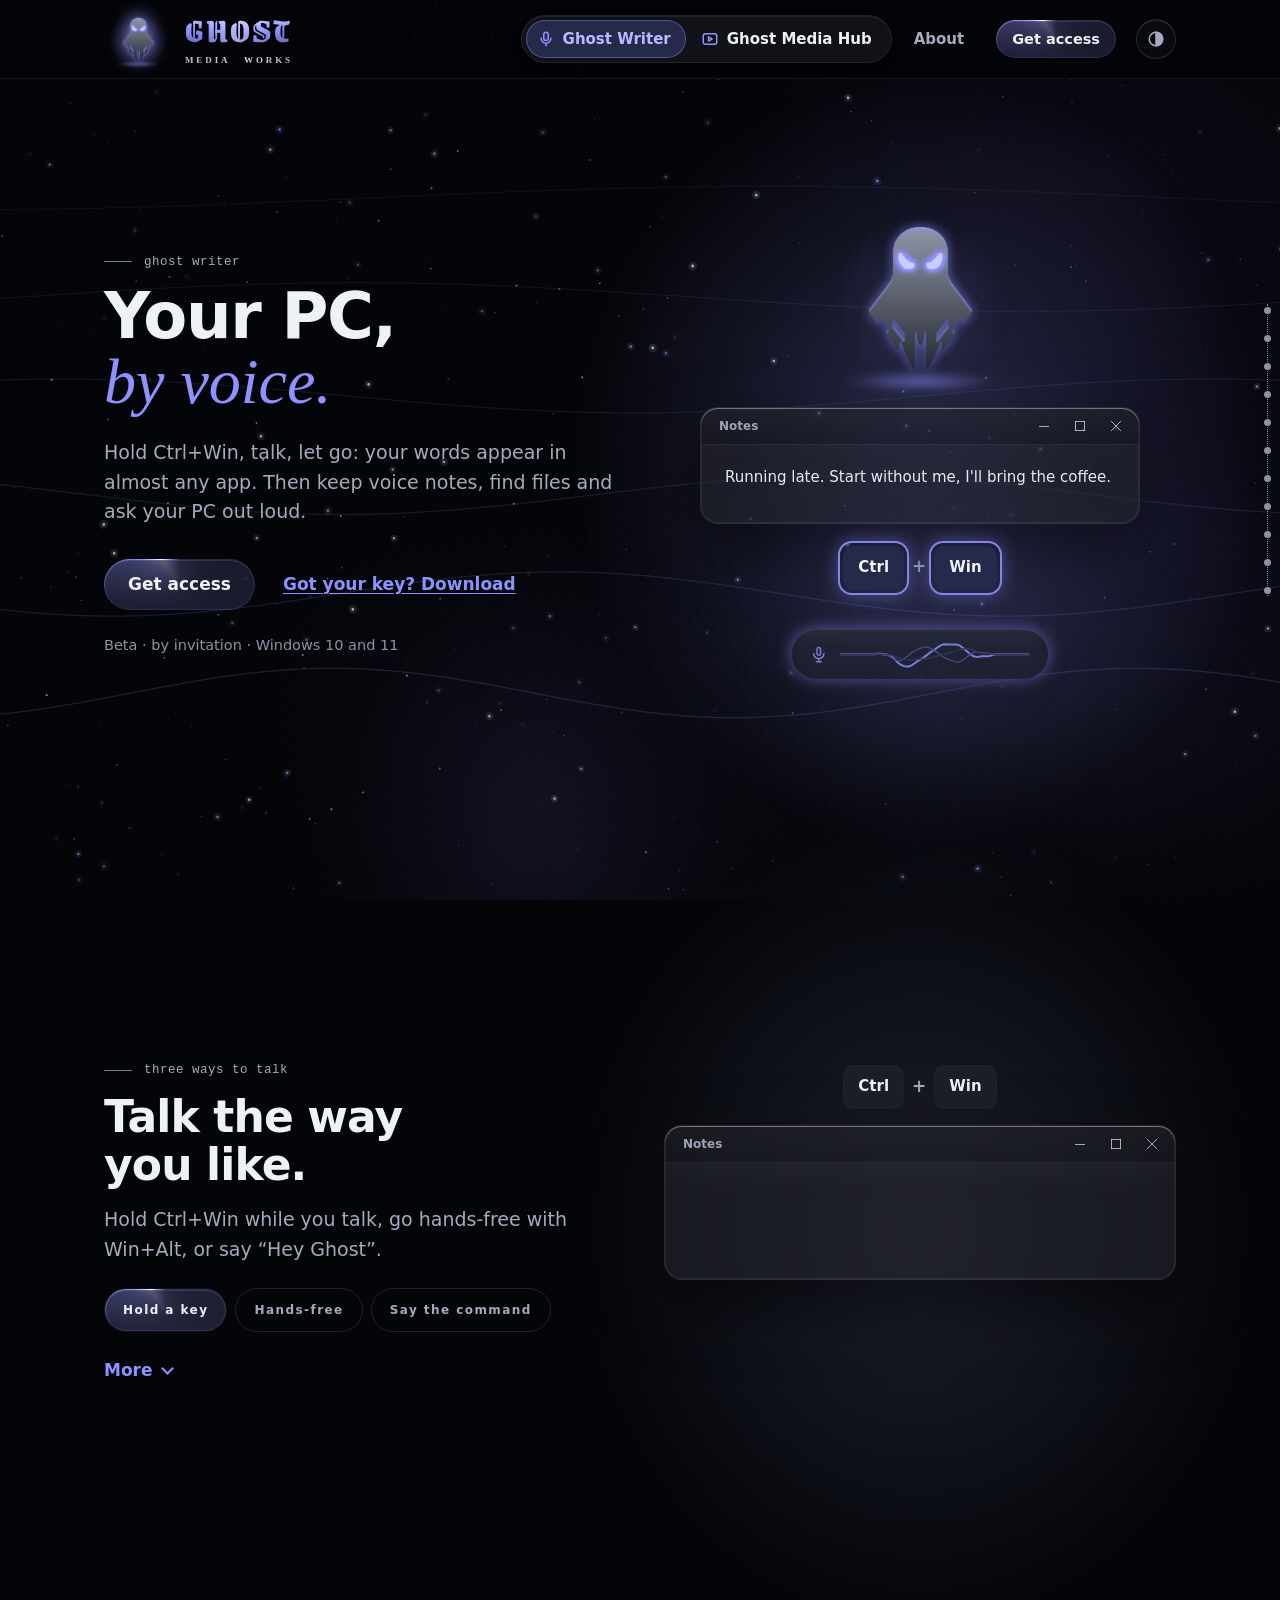
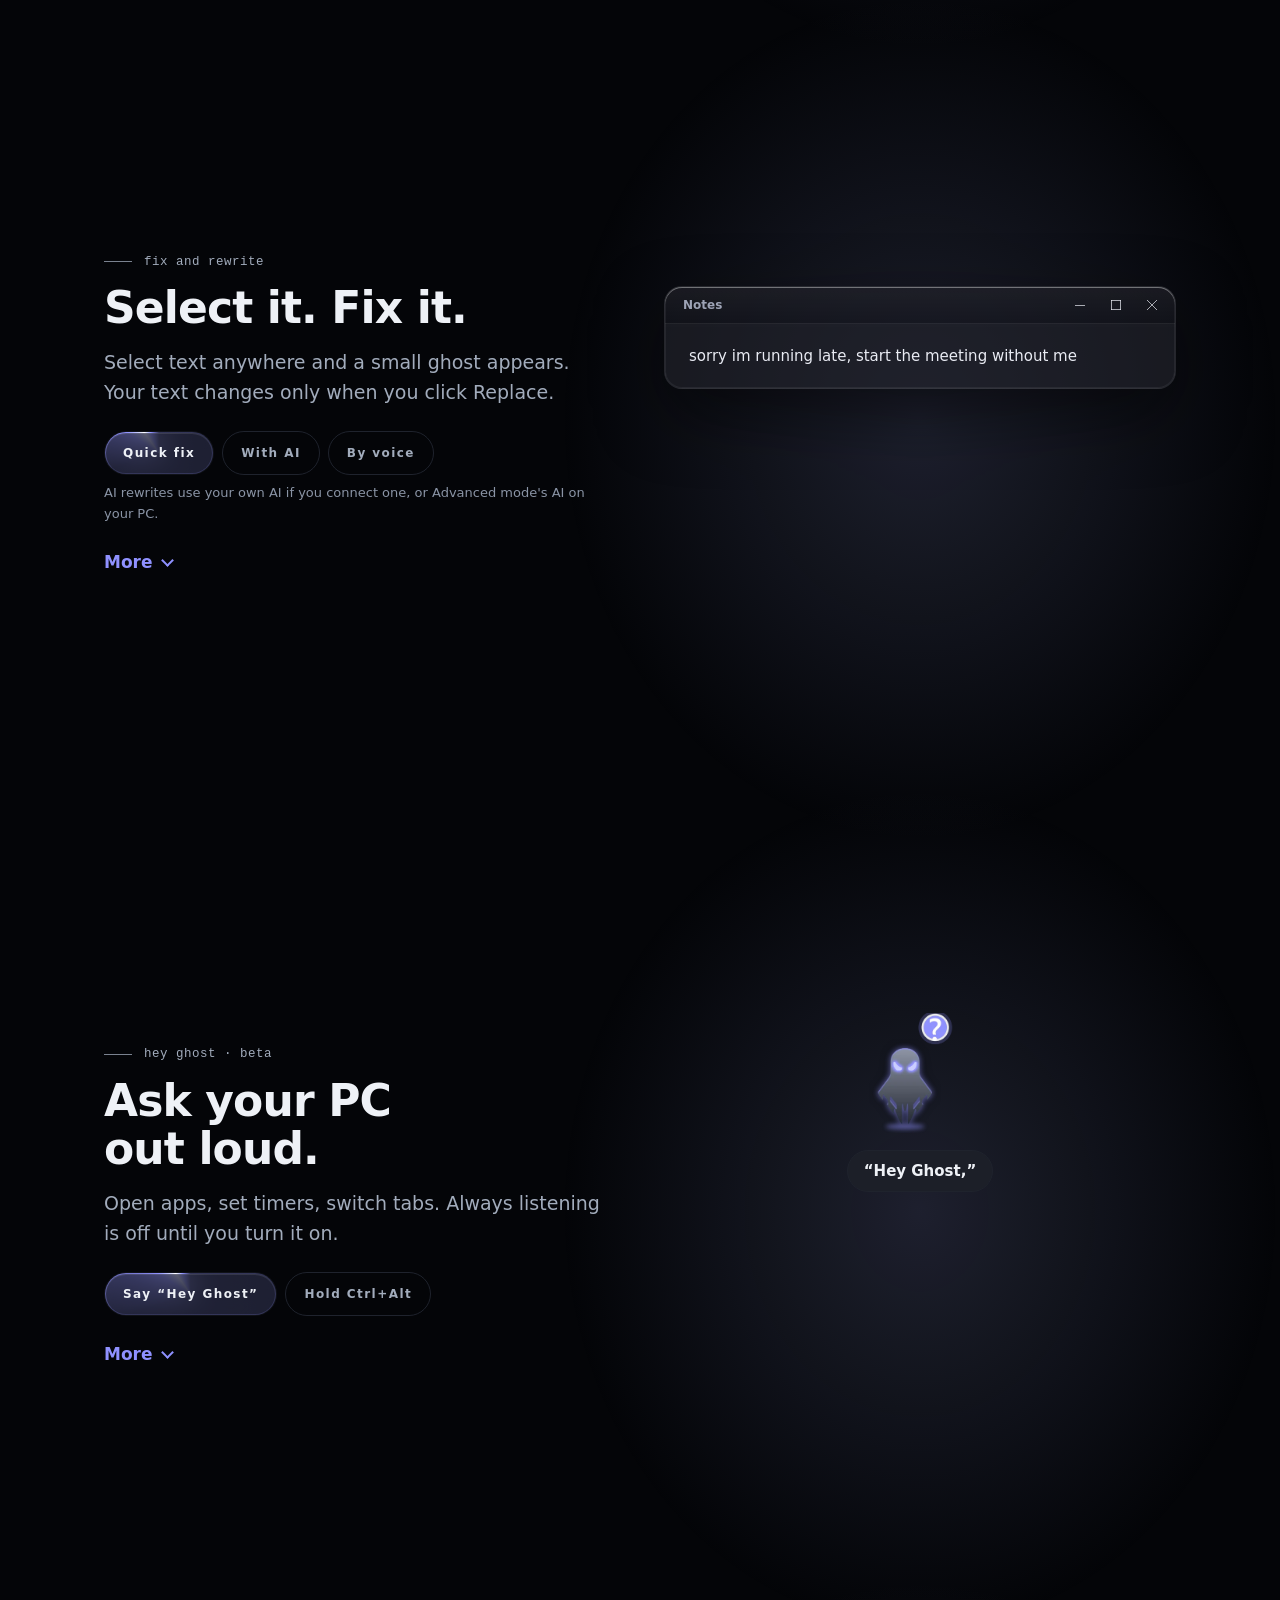
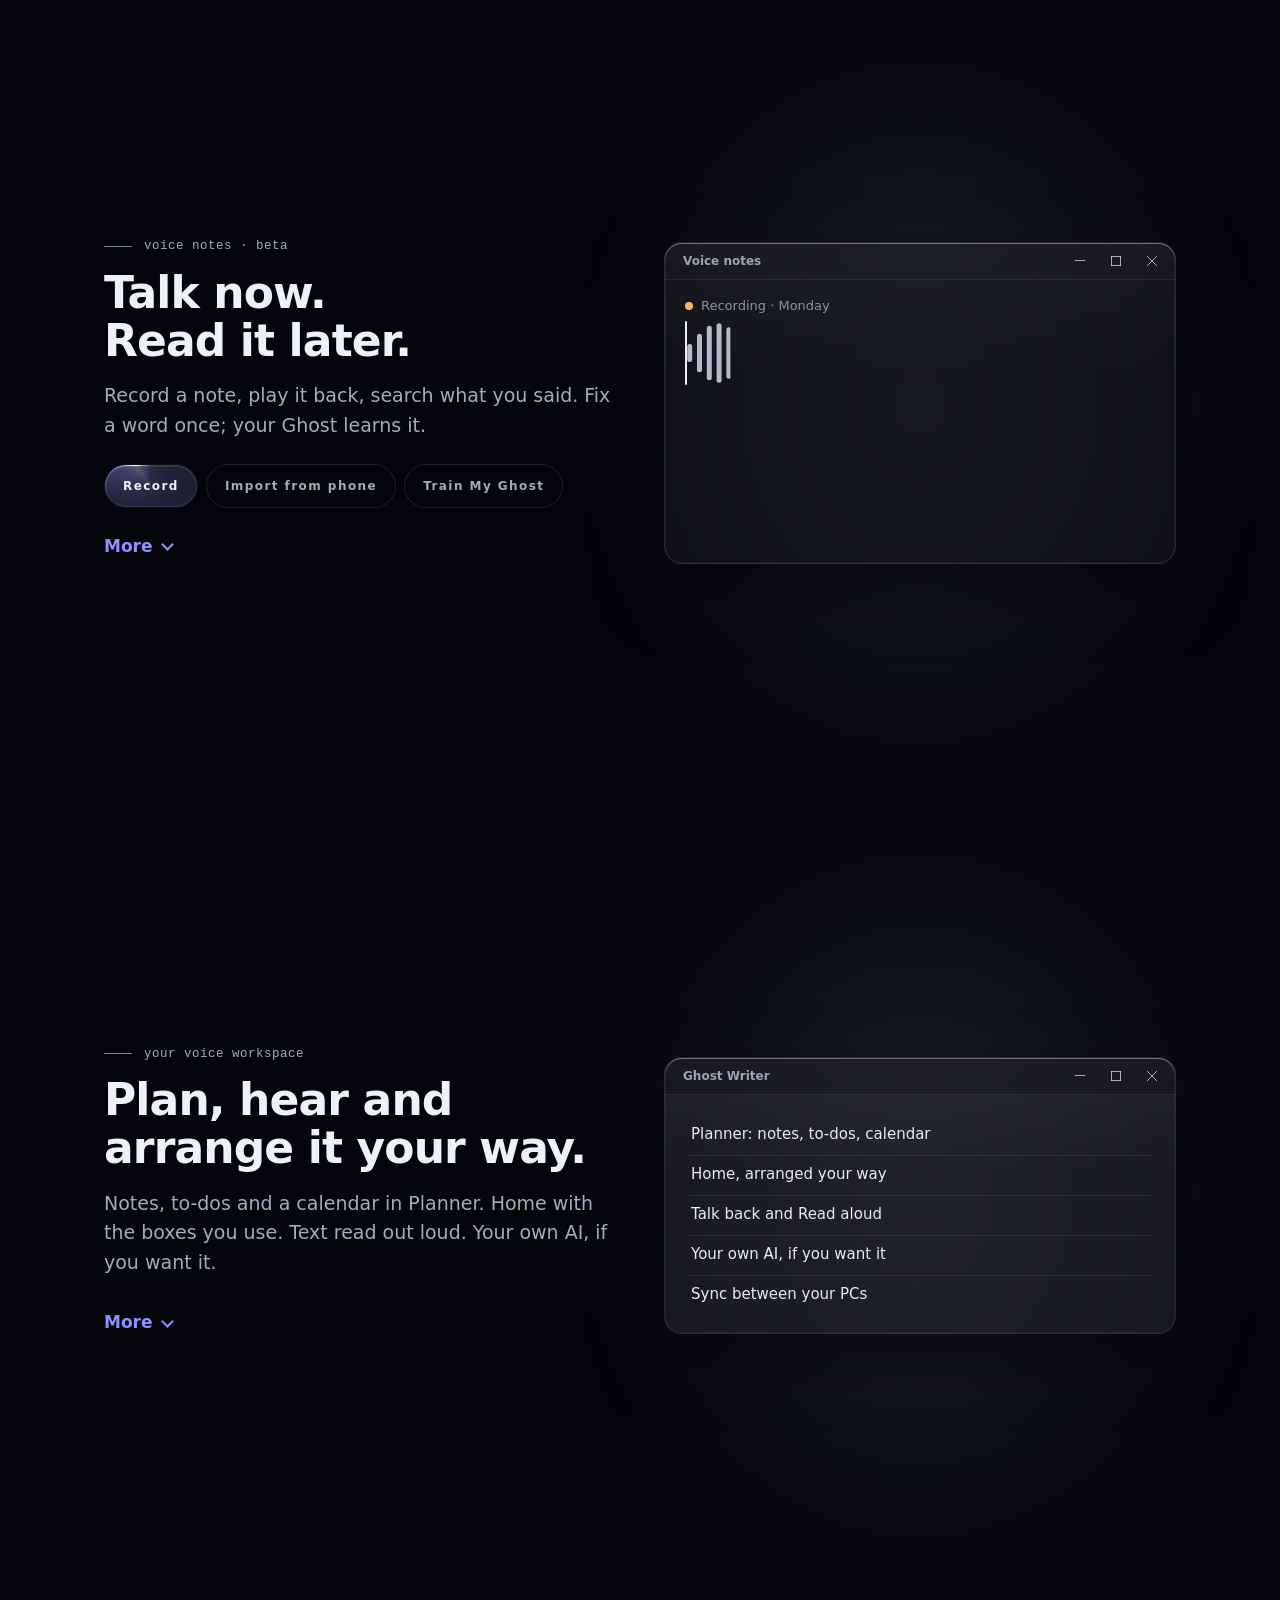
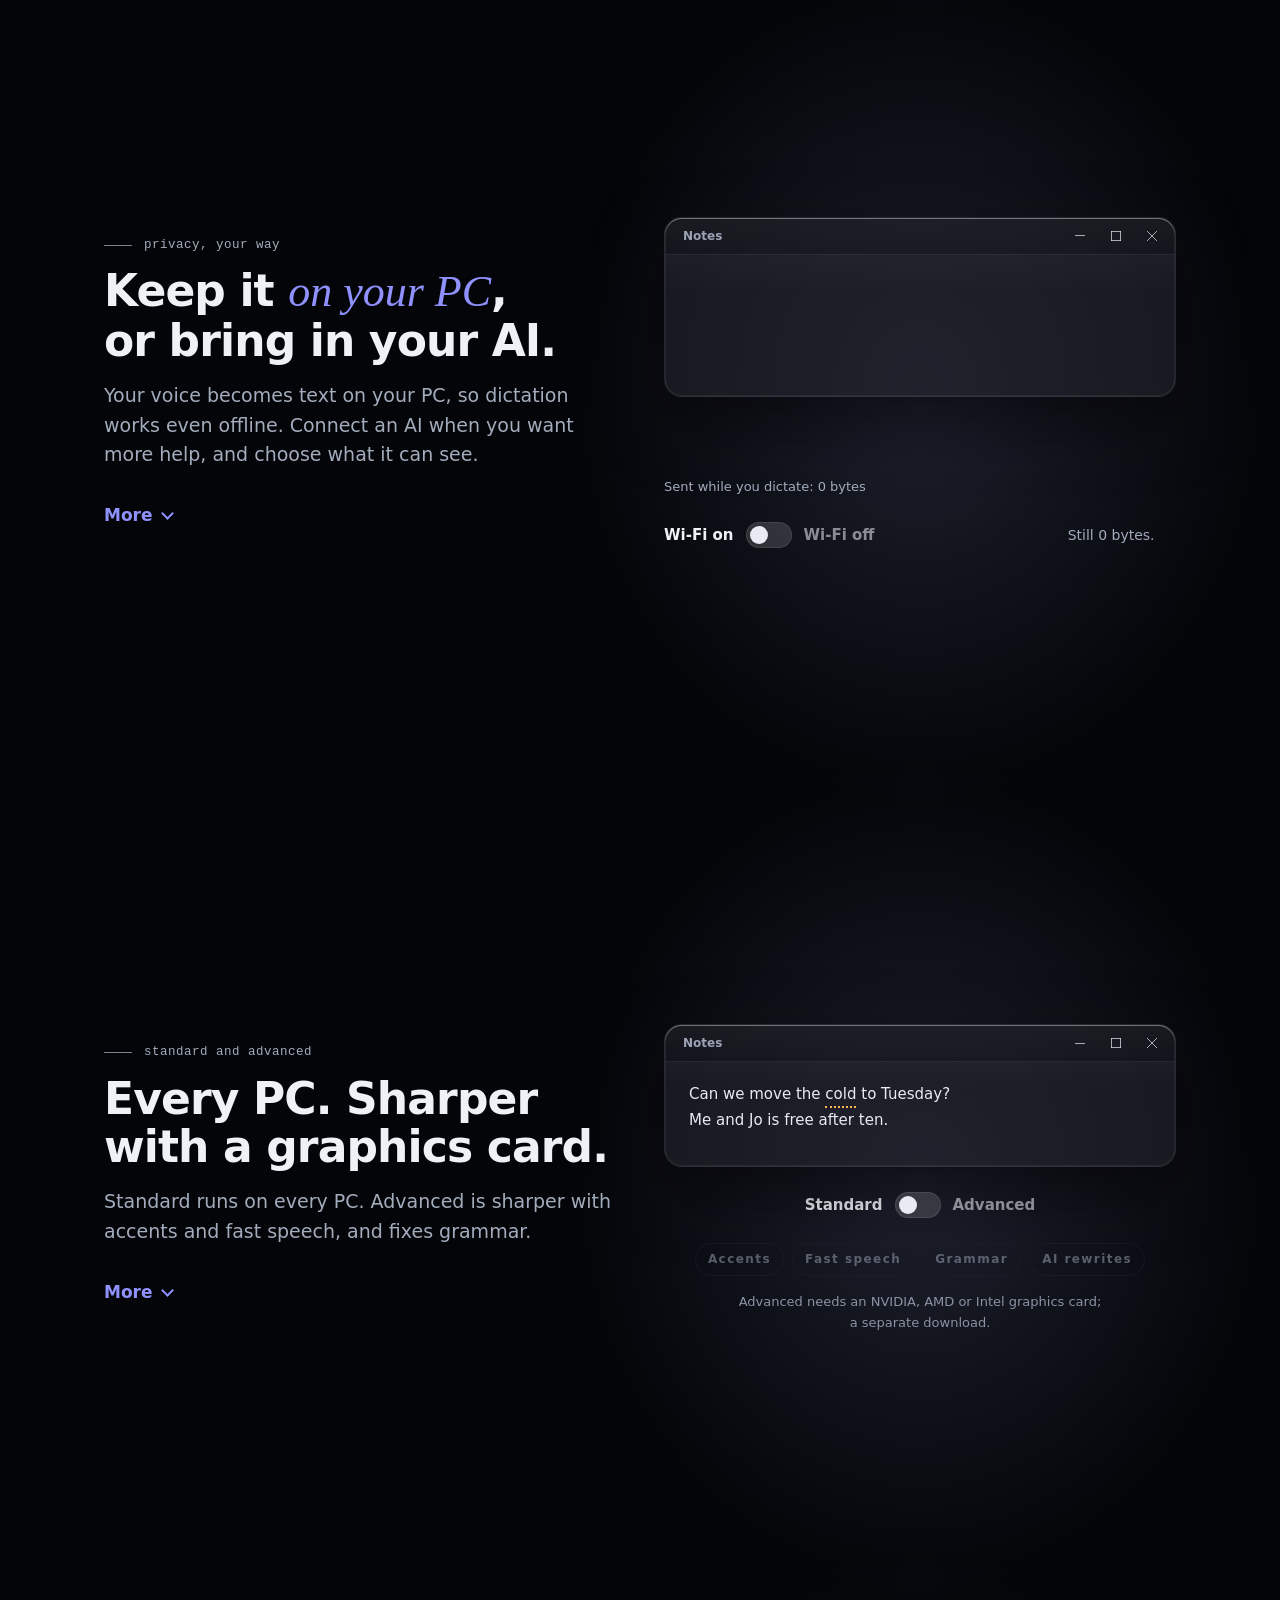
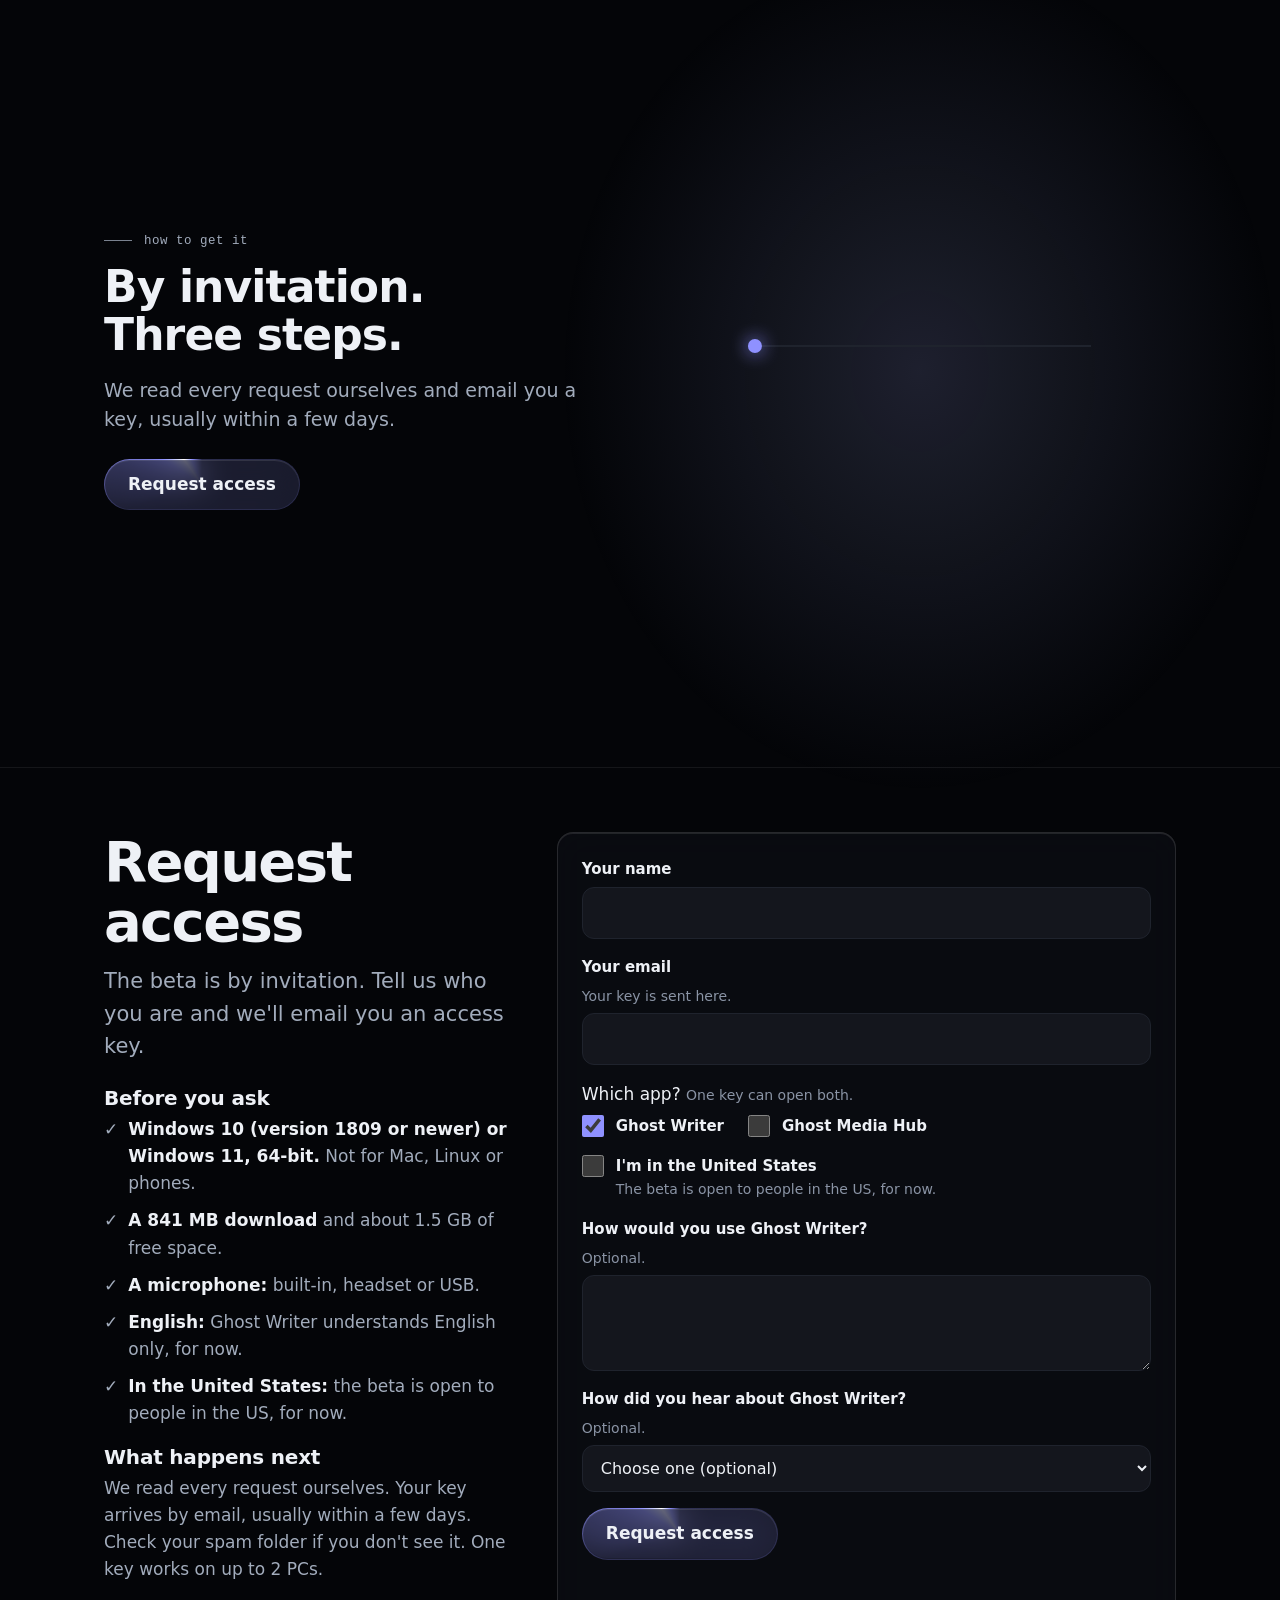
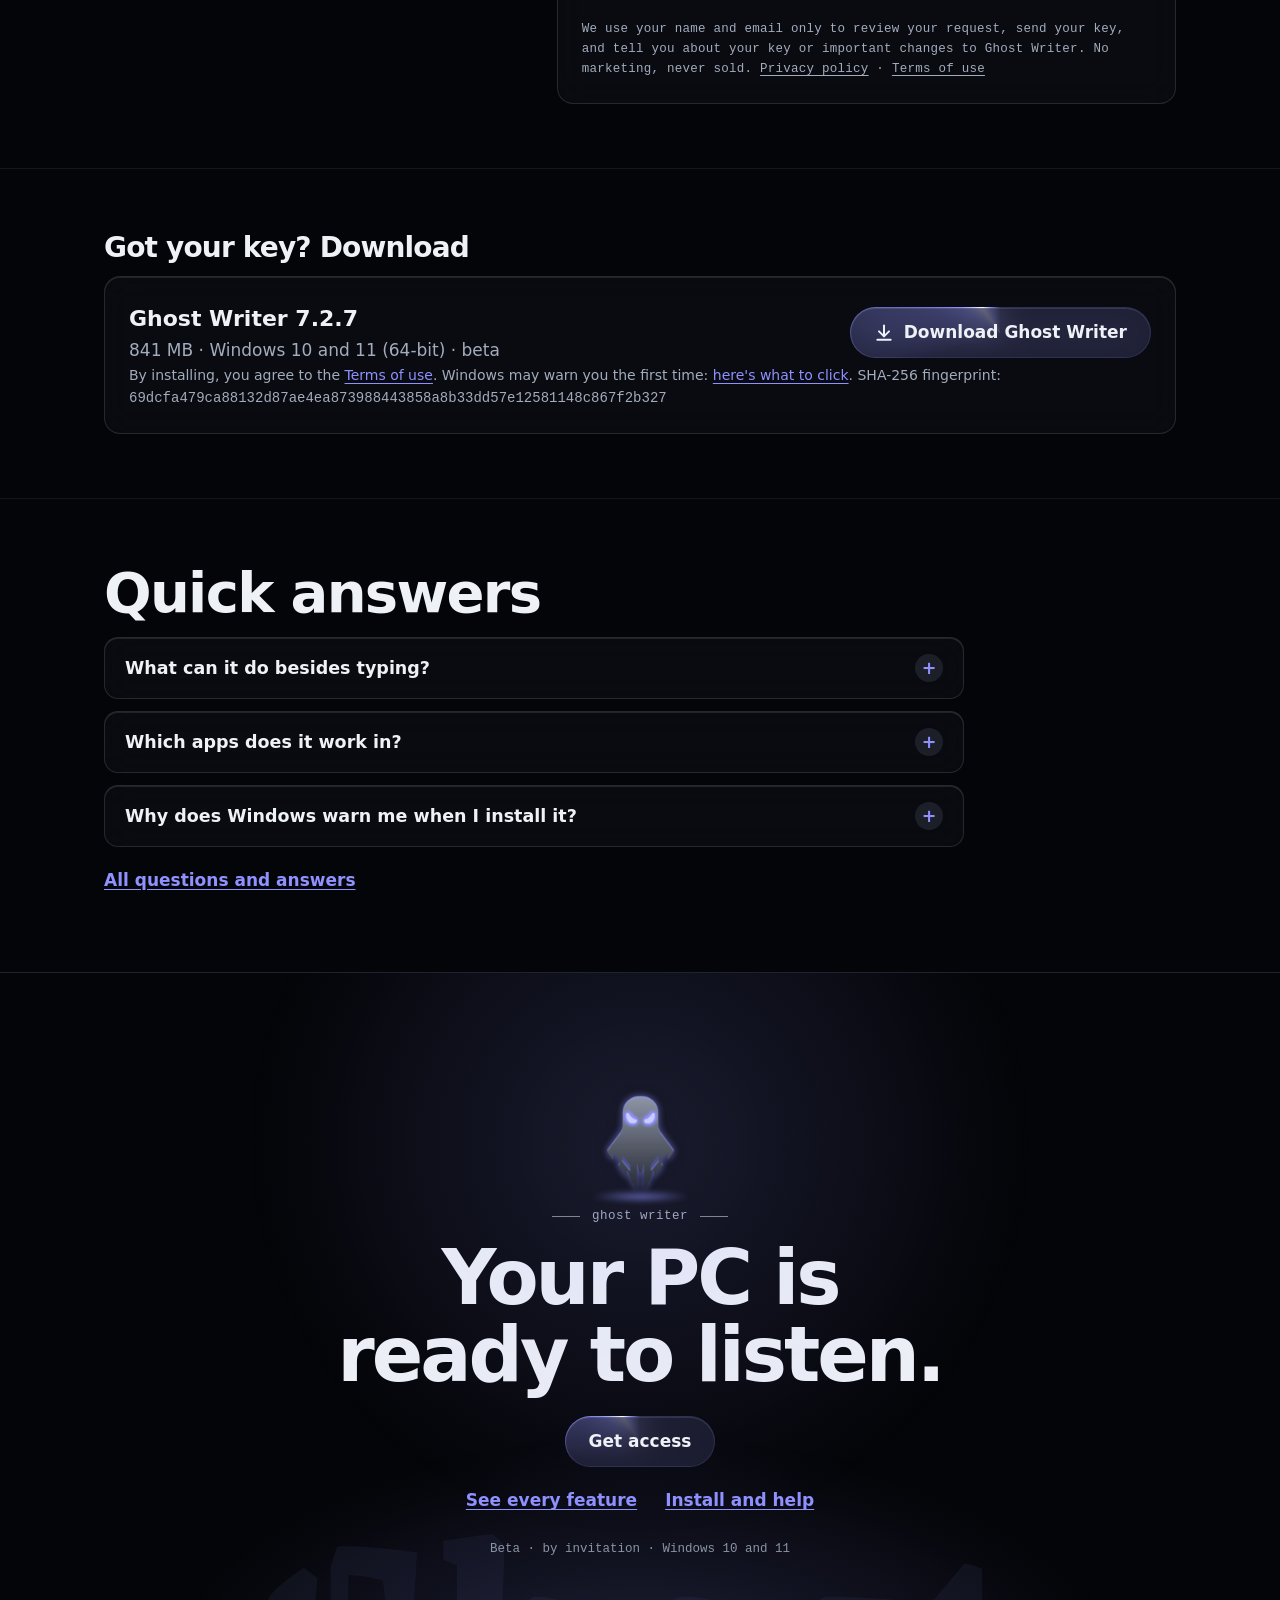
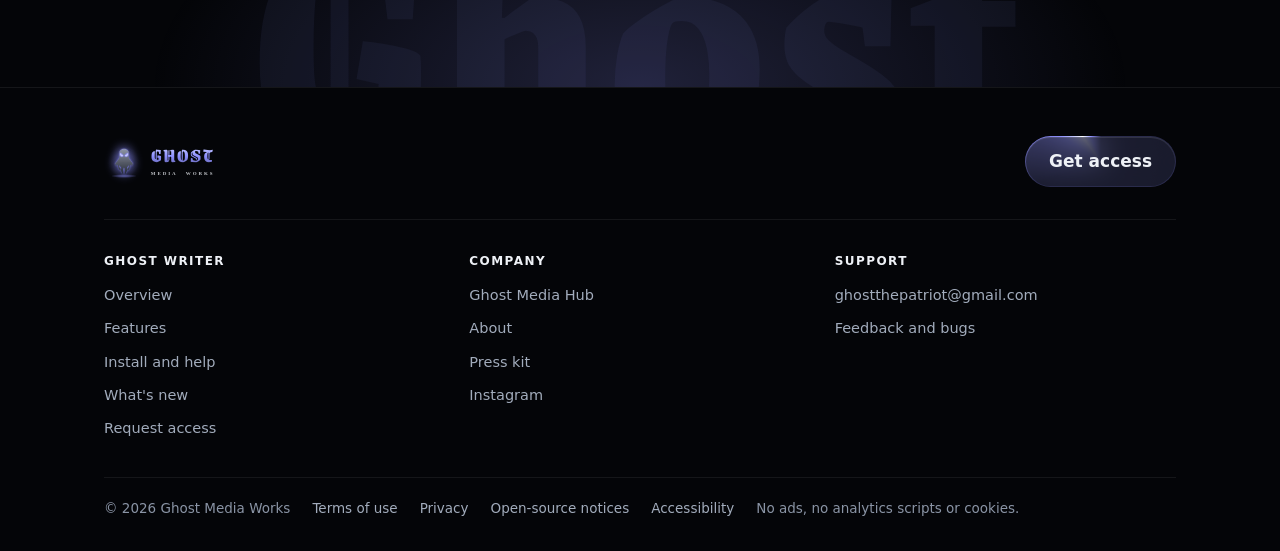
<file: ghost-writer/index.html>
<!doctype html>
<html lang="en">
<head>
<meta charset="utf-8">
<meta name="viewport" content="width=device-width, initial-scale=1, viewport-fit=cover">
<title>Ghost Writer: voice typing and a voice workspace for Windows</title>
<meta name="description" content="Dictate in any Windows app, then keep voice notes, find files and ask your PC out loud. Ghost Writer for Windows 10 and 11. Beta, by invitation.">
<link rel="canonical" href="https://ghostmediaworks.com/ghost-writer/">
<meta property="og:type" content="website">
<meta property="og:site_name" content="Ghost Media Works">
<meta property="og:title" content="Ghost Writer: your PC, by voice">
<meta property="og:description" content="Dictate in any Windows app, then keep voice notes, find files and ask your PC out loud. Ghost Writer for Windows 10 and 11. Beta, by invitation.">
<meta property="og:url" content="https://ghostmediaworks.com/ghost-writer/">
<meta property="og:image" content="https://ghostmediaworks.com/assets/social-ghost-writer.925238fd05.png">
<meta property="og:image:width" content="1200">
<meta property="og:image:height" content="630">
<meta property="og:image:alt" content="Ghost Writer: voice typing and a voice workspace for Windows. Beta, by invitation.">
<meta name="twitter:card" content="summary_large_image">
<meta name="theme-color" content="#040508">
<link rel="icon" href="/favicon.ico" sizes="any">
<link rel="icon" type="image/png" sizes="32x32" href="/assets/icons/favicon-32.png">
<link rel="apple-touch-icon" href="/assets/icons/apple-touch-icon.png">
<link rel="manifest" href="/site.webmanifest">
<link rel="preload" href="/assets/fonts/GrenzeGotisch-Site.woff" as="font" type="font/woff" crossorigin>
<link rel="stylesheet" href="/assets/site.f256f029d5.css">
<link rel="stylesheet" href="/assets/scenes.e36ffe90dc.css">
<link rel="stylesheet" href="/assets/request.55162ab120.css">
<link rel="stylesheet" href="/assets/gw.845aae23f5.css">
<script src="/assets/head.3d74d729cb.js"></script><!-- theme, old-link forwarding, intro flag: runs before the page paints (no defer) -->
<script type="application/ld+json">
{
 "@context": "https://schema.org",
 "@graph": [
  {
   "@type": "Organization",
   "@id": "https://ghostmediaworks.com/#org",
   "name": "Ghost Media Works",
   "alternateName": [
    "Ghost Media",
    "GhostMediaWorks"
   ],
   "url": "https://ghostmediaworks.com/",
   "logo": "https://ghostmediaworks.com/assets/icons/icon-512.png",
   "email": "ghostthepatriot@gmail.com",
   "founder": {
    "@id": "https://ghostmediaworks.com/#ghost"
   },
   "sameAs": [
    "https://www.instagram.com/ghost_1krr/"
   ]
  },
  {
   "@type": "Person",
   "@id": "https://ghostmediaworks.com/#ghost",
   "name": "Ghost",
   "alternateName": [
    "Ghost 1kRR",
    "ghost_1krr"
   ],
   "jobTitle": "Founder",
   "sameAs": [
    "https://www.instagram.com/ghost_1krr/"
   ]
  },
  {
   "@type": "WebSite",
   "@id": "https://ghostmediaworks.com/#site",
   "url": "https://ghostmediaworks.com/",
   "name": "Ghost Media Works",
   "alternateName": "Ghost Media",
   "publisher": {
    "@id": "https://ghostmediaworks.com/#org"
   }
  },
  {
   "@type": "SoftwareApplication",
   "name": "Ghost Writer",
   "url": "https://ghostmediaworks.com/ghost-writer/",
   "applicationCategory": "UtilitiesApplication",
   "applicationSubCategory": "Dictation, speech to text",
   "operatingSystem": "Windows 10 (1809 or newer), Windows 11 (64-bit)",
   "softwareVersion": "7.2.7",
   "fileSize": "841 MB",
   "downloadUrl": "https://github.com/getghostwriter/getghostwriter.github.io/releases/latest/download/Ghost-Writer-Setup.exe",
   "releaseNotes": "https://ghostmediaworks.com/ghost-writer/changelog/",
   "description": "Dictate in any Windows app, then keep voice notes, find files and ask your PC out loud. Ghost Writer for Windows 10 and 11. Beta, by invitation.",
   "image": "https://ghostmediaworks.com/assets/screens/home-dark.webp",
   "screenshot": [
    "https://ghostmediaworks.com/assets/screens/home-dark.webp",
    "https://ghostmediaworks.com/assets/screens/bubble-dark.webp",
    "https://ghostmediaworks.com/assets/screens/menu-dark.webp",
    "https://ghostmediaworks.com/assets/screens/voice-dark.webp",
    "https://ghostmediaworks.com/assets/screens/voicenotes-dark.webp",
    "https://ghostmediaworks.com/assets/screens/planner-todo-dark.webp",
    "https://ghostmediaworks.com/assets/screens/yourai-dark.webp"
   ],
   "featureList": [
    "Dictation into almost any Windows app",
    "Speech to text on your own PC, works offline",
    "Automatic punctuation, capitals and paragraphs",
    "Fix and rewrite selected text",
    "Hey Ghost voice commands",
    "Voice notes with search",
    "Learns the words you correct"
   ],
   "inLanguage": "en",
   "publisher": {
    "@id": "https://ghostmediaworks.com/#org"
   }
  }
 ]
}
</script>
</head>
<body>
<a class="skip" href="#main">Skip to content</a>
<header class="site-header">
  <div class="wrap inner">
    <a class="brand lg" href="/" aria-label="Ghost Media Works home">
      <span class="lg-press" aria-hidden="true"><span class="lg-sway">
        <span class="lg-orb"><span class="lg-halo"></span><span class="ghost-art"><span class="ghost"></span><span class="floor"></span></span></span>
        <span class="lg-col"><span class="lg-w"><span class="lg-l">G</span><span class="lg-l">H</span><span class="lg-l">O</span><span class="lg-l">S</span><span class="lg-l">T</span></span><span class="lg-mw"><span>m</span><span>e</span><span>d</span><span>i</span><span>a</span><span class="lg-sp"></span><span>w</span><span>o</span><span>r</span><span>k</span><span>s</span></span>
          <span class="lg-spec"><span class="lg-w"><span class="lg-l">G</span><span class="lg-l">H</span><span class="lg-l">O</span><span class="lg-l">S</span><span class="lg-l">T</span></span><span class="lg-mw"><span>m</span><span>e</span><span>d</span><span>i</span><span>a</span><span class="lg-sp"></span><span>w</span><span>o</span><span>r</span><span>k</span><span>s</span></span></span></span>
      </span></span>
    </a>
    <nav class="main-nav" aria-label="Main">
      <span class="product-switch" role="group" aria-label="Our apps">
        <a href="/ghost-writer/" data-nav="ghost-writer" aria-current="page"><svg viewBox="0 0 24 24" fill="none" stroke="currentColor" stroke-width="2" stroke-linecap="round" aria-hidden="true"><rect x="9" y="3" width="6" height="11" rx="3"/><path d="M5.5 11a6.5 6.5 0 0 0 13 0M12 17.5V21"/></svg>Ghost Writer</a>
        <a href="/media-hub/" data-nav="media-hub"><svg viewBox="0 0 24 24" fill="none" stroke="currentColor" stroke-width="2" stroke-linejoin="round" aria-hidden="true"><rect x="3" y="5" width="18" height="14" rx="3"/><path d="M10 9.2v5.6l4.8-2.8z"/></svg>Ghost Media Hub</a>
      </span>
      <a class="nav-plain" href="/about/" data-nav="about">About</a>
    </nav>
    <a class="button small header-cta" href="/ghost-writer/#request">Get access</a>
    <button class="theme-button header-theme" id="theme" type="button" data-theme-button aria-label="Theme: dark. Click to change.">
      <svg viewBox="0 0 24 24" fill="none" stroke="currentColor" stroke-width="2" aria-hidden="true"><circle cx="12" cy="12" r="9"/><path d="M12 3a9 9 0 0 1 0 18z" fill="currentColor"/></svg>
    </button>
  </div>
</header>
<main id="main" tabindex="-1">
<!-- Ghost Writer's product film (dev/design/site-film/PLAN.html chapter 08, scenes W1 to W10).
     Scene kit pieces used (site/assets/scenes.*, manual dev/design/site-film/README.md): .scene with data-play (hero, W9)
     and data-loop (W2 to W6, W8), .glow + washes (indigo, violet), .type (on the playhead and data-live), .keys, .pill (+ .wipe,
     data-voice, data-state), .art (ghost, ghost-small, listen-ghost), .window.doc, .menu, .toast, .confirm, .dialog,
     .ui-btn, .cue, .build (list), .wipe (waveform), .meter, .switch (Wi-Fi; Standard/Advanced with ways), .chooser/.chip
     + .ways, .more. Page-only look and the bits the kit lacks (selection, playhead, password box, travelling light, the
     no-script stacking) are gw-* in assets/gw.css; gw.js sets W2's pill state and replays the hero after the intro.
     Frame pieces: .hero-film blocks, the wave field (motion.js), the request form and download box partials. -->
<section class="hero-film scene wave-host gw-film" data-scene="hero" data-play="1500" aria-labelledby="hero-t">
  <canvas class="wave-field" aria-hidden="true"></canvas>
  <div class="wrap hero-in">
    <div class="hero-words">
      <p class="eyebrow">Ghost Writer</p>
      <h1 id="hero-t">Your PC, <em>by voice.</em></h1>
      <p class="hero-line">Hold Ctrl+Win, talk, let go: your words appear in almost any app. Then keep voice notes, find files and ask your PC out loud.</p>
      <div class="hero-actions">
        <a class="button" href="#request">Get access</a>
        <a class="text-link" href="#download">Got your key? Download</a>
      </div>
      <p class="hero-fine">Beta &middot; by invitation &middot; Windows 10 and 11</p>
    </div>
    <div class="hero-object" data-wash="indigo">
      <span class="glow" aria-hidden="true"></span>
      <div class="gw-hero-pic">
        <span class="gw-drift" data-depth=".05" data-depth-max="6"><span class="ghost-art gw-ghost cue" data-at="0" data-ramp=".3" role="img" aria-label="The Ghost Writer ghost"><span class="ghost"></span><span class="floor"></span></span></span>
        <div class="window doc star" data-title="Notes">
          <div class="body"><p class="type" data-live>Running late. Start without me, I'll bring the coffee.</p></div>
        </div>
        <span class="keys" aria-label="Ctrl plus Win, held while you talk"><kbd data-at=".2">Ctrl</kbd>+<kbd data-at=".26">Win</kbd></span>
        <div class="pill wipe" data-from=".3" data-to=".9" data-voice="pretend" role="img" aria-label="Ghost Writer's listening pill"></div>
      </div>
    </div>
  </div>
</section>

<section class="scene gw-film" id="ways" data-chapter="Three ways" data-scene="ways" data-loop="7200" data-way="hold" aria-labelledby="ways-t">
  <div class="wrap scene-in">
    <div class="words">
      <p class="eyebrow">Three ways to talk</p>
      <h2 id="ways-t">Talk the way you like.</h2>
      <p class="line">Hold Ctrl+Win while you talk, go hands-free with Win+Alt, or say “Hey Ghost”.</p>
      <div class="chooser" role="group" aria-label="Ways to talk">
        <button type="button" class="chip" aria-pressed="true" data-way="hold">Hold a key</button>
        <button type="button" class="chip" aria-pressed="false" data-way="free">Hands-free</button>
        <button type="button" class="chip" aria-pressed="false" data-way="cmd">Say the command</button>
      </div>
      <details class="more"><summary>More</summary><ul><li>Commas, periods and capitals are added for you; um and uh are left out.</li><li>Works in email, documents, chat, the browser and code.</li><li>Hands-free types each time you pause.</li></ul></details>
    </div>
    <div class="stage" data-wash="indigo">
      <span class="glow" aria-hidden="true"></span>
      <div class="gw-col">
        <div class="ways gw-trigger">
          <span class="keys" data-way="hold" aria-label="Ctrl plus Win, held"><kbd data-at=".03" data-until=".9">Ctrl</kbd>+<kbd data-at=".05" data-until=".9">Win</kbd></span>
          <span class="keys" data-way="free" aria-label="Win plus Alt, pressed once"><kbd data-at=".03" data-until=".08">Win</kbd>+<kbd data-at=".04" data-until=".08">Alt</kbd></span>
          <p class="gw-said cue" data-way="cmd" data-at=".44">“Hey Ghost, new paragraph”</p>
        </div>
        <div class="window doc star" data-title="Notes">
          <div class="body ways">
            <div data-way="hold"><p class="type" data-from=".08" data-to=".85">Hi Sam, the figures for the board are attached.</p></div>
            <div data-way="free"><p><span class="type" data-from=".1" data-to=".26">Hi Sam,</span> <span class="type" data-from=".4" data-to=".58">the figures are attached.</span> <span class="type" data-from=".72" data-to=".86">Talk soon.</span></p></div>
            <div data-way="cmd"><p class="type" data-from=".06" data-to=".38">Hi Sam, the figures are attached.</p><p class="type" data-from=".6" data-to=".86">Talk soon, Dana</p></div>
          </div>
        </div>
        <div class="pill gw-ways-pill" data-state="listening" role="img" aria-label="Ghost Writer's listening pill"></div>
      </div>
    </div>
  </div>
</section>

<section class="scene gw-film" id="fix" data-chapter="Fix and rewrite" data-scene="fix" data-loop="7200" data-way="quick" aria-labelledby="fix-t">
  <div class="wrap scene-in">
    <div class="words">
      <p class="eyebrow">Fix and rewrite</p>
      <h2 id="fix-t">Select it. Fix it.</h2>
      <p class="line">Select text anywhere and a small ghost appears. Your text changes only when you click Replace.</p>
      <div class="chooser" role="group" aria-label="Ways to fix text">
        <button type="button" class="chip" aria-pressed="true" data-way="quick">Quick fix</button>
        <button type="button" class="chip" aria-pressed="false" data-way="ai" data-wash="violet">With AI</button>
        <button type="button" class="chip" aria-pressed="false" data-way="voice">By voice</button>
      </div>
      <p class="gw-chipnote">AI rewrites use your own AI if you connect one, or Advanced mode's AI on your PC.</p>
      <details class="more"><summary>More</summary><p>Fix spelling and grammar on any PC. With your own AI or Advanced mode, make it shorter or friendlier, or turn it into an email. Or pick Read aloud to hear it.</p></details>
    </div>
    <div class="stage" data-wash="indigo">
      <span class="glow" aria-hidden="true"></span>
      <div class="gw-col">
        <div class="window doc star" data-title="Notes">
          <div class="body gw-swap">
            <p class="cue gw-stack" data-until=".62"><span>sorry im running late, start the meeting without me</span><span class="gw-sel cue" data-at=".06" aria-hidden="true"><span>sorry im running late, start the meeting without me</span></span></p>
            <div class="ways">
              <p data-way="quick" class="type" data-from=".62" data-to=".88">Sorry, I'm running late. Start the meeting without me.</p>
              <p data-way="ai" class="cue" data-at=".64">So sorry, I'm running a little late! Please start without me.</p>
              <p data-way="voice" class="cue" data-at=".64">Running late. Start without me.</p>
            </div>
          </div>
        </div>
        <div class="gw-pop">
          <span class="art ghost-small cue" data-at=".12" role="img" aria-label="Ghost Writer's small ghost, next to the selection"></span>
          <div class="ways gw-pop-in">
            <div data-way="quick"><ul class="menu" data-at=".22" data-until=".58" aria-label="Quick fixes menu"><li class="head">Quick fixes</li><li data-at=".38">Fix spelling and grammar</li><li>Fix spelling only</li></ul></div>
            <div data-way="ai" class="gw-swap">
              <ul class="menu" data-at=".18" data-until=".4" aria-label="Rewrite menu"><li class="head">Rewrite with AI</li><li>Make it shorter</li><li data-at=".29">Make it friendlier</li><li>Turn into an email</li></ul>
              <div class="dialog" data-at=".42" data-until=".64"><p class="dialog-title">Make it friendlier</p><p>So sorry, I'm running a little late! Please start without me.</p><p class="dialog-row"><span class="ui-btn">Cancel</span><span class="ui-btn primary">Replace</span></p></div>
            </div>
            <div data-way="voice"><p class="gw-said cue" data-at=".24" data-until=".6">“Hey Ghost, make this shorter”</p></div>
          </div>
        </div>
      </div>
    </div>
  </div>
</section>

<section class="scene gw-film" id="hey-ghost" data-chapter="Hey Ghost" data-scene="hey" data-loop="8000" data-way="say" aria-labelledby="hey-t">
  <div class="wrap scene-in">
    <div class="words">
      <p class="eyebrow">Hey Ghost &middot; beta</p>
      <h2 id="hey-t">Ask your PC out loud.</h2>
      <p class="line">Open apps, set timers, switch tabs. Always listening is off until you turn it on.</p>
      <div class="chooser" role="group" aria-label="Ways to give a command">
        <button type="button" class="chip" aria-pressed="true" data-way="say">Say “Hey Ghost”</button>
        <button type="button" class="chip" aria-pressed="false" data-way="hold">Hold Ctrl+Alt</button>
      </div>
      <details class="more"><summary>More</summary><p>Every command starts with “Hey Ghost”, or hold Ctrl+Alt if you'd rather not say the words. When it isn't sure, it asks first.</p></details>
    </div>
    <div class="stage" data-wash="indigo">
      <span class="glow" aria-hidden="true"></span>
      <div class="gw-col">
        <span class="art listen-ghost gw-listen" role="img" aria-label="The ghost listening"></span>
        <div class="ways gw-trigger">
          <p class="gw-said" data-way="say">“Hey Ghost,”</p>
          <span class="keys" data-way="hold" aria-label="Ctrl plus Alt, held"><kbd data-at=".03" data-until=".96">Ctrl</kbd>+<kbd data-at=".05" data-until=".96">Alt</kbd></span>
        </div>
        <div class="gw-swap gw-cmds">
          <p class="gw-cmd cue" data-until=".32"><span class="type" data-from=".05" data-to=".14">next tab</span></p>
          <p class="gw-cmd cue" data-at=".36" data-until=".66"><span class="type" data-from=".37" data-to=".46">set a timer for ten</span></p>
          <p class="gw-cmd cue" data-at=".7"><span class="type" data-from=".71" data-to=".79">open Spotify</span></p>
        </div>
        <div class="gw-swap gw-answers">
          <div class="toast" data-at=".17" data-until=".32"><span class="art ghost-small" aria-hidden="true"></span>Next tab</div>
          <div class="confirm" data-at=".48" data-until=".66">
            <p class="confirm-title">Did I get that right? <span class="confirm-x" aria-hidden="true">✕</span></p>
            <p>You said “set a timer for ten”. Did you mean:</p>
            <p class="confirm-pick">Set a timer for 10 minutes</p>
            <p class="confirm-row"><span>Click, or say “yes” or “no”.</span><span class="ui-btn">No</span><span class="ui-btn primary">Yes</span></p>
          </div>
          <div class="toast" data-at=".82"><span class="art ghost-small" aria-hidden="true"></span>Spotify</div>
        </div>
      </div>
    </div>
  </div>
</section>

<section class="scene gw-film" id="voice-notes" data-chapter="Voice notes" data-scene="notes" data-loop="7200" data-way="record" aria-labelledby="notes-t">
  <div class="wrap scene-in">
    <div class="words">
      <p class="eyebrow">Voice notes &middot; beta</p>
      <h2 id="notes-t">Talk now. Read it later.</h2>
      <p class="line">Record a note, play it back, search what you said. Fix a word once; your Ghost learns it.</p>
      <div class="chooser" role="group" aria-label="Ways to make a voice note">
        <button type="button" class="chip" aria-pressed="true" data-way="record">Record</button>
        <button type="button" class="chip" aria-pressed="false" data-way="import">Import from phone</button>
        <button type="button" class="chip" aria-pressed="false" data-way="train">Train My Ghost</button>
      </div>
      <details class="more"><summary>More</summary><p>Train My Ghost: fix the words it wasn't sure of, and your Ghost learns them for next time, in dictation too.</p></details>
    </div>
    <div class="stage" data-wash="indigo">
      <span class="glow" aria-hidden="true"></span>
      <div class="window star gw-note" data-title="Voice notes">
        <div class="body">
          <div class="ways gw-note-head">
            <p data-way="record"><span class="gw-rec" aria-hidden="true"></span>Recording &middot; Monday</p>
            <p data-way="import">From your phone &middot; Monday.m4a</p>
            <p data-way="train">Train My Ghost &middot; 1 word to check</p>
          </div>
          <div class="gw-wave">
            <svg class="wipe" data-from=".02" data-to=".22" viewBox="0 0 600 80" preserveAspectRatio="none" aria-hidden="true"><path d="M6 32 V48M18.5 19 V61M31 9 V71M43.5 6 V74M56 11 V69M68.5 22 V58M81 28 V52M93.5 18 V62M106 14 V66M118.5 17 V63M131 24 V56M143.5 30 V50M156 31 V49M168.5 30 V50M181 26 V54M193.5 34 V46M206 34 V46M218.5 30 V50M231 22 V58M243.5 12 V68M256 7 V73M268.5 10 V70M281 20 V60M293.5 29 V51M306 17 V63M318.5 11 V69M331 12 V68M343.5 19 V61M356 28 V52M368.5 29 V51M381 28 V52M393.5 36 V44M406 36 V44M418.5 26 V54M431 30 V50M443.5 25 V55M456 16 V64M468.5 10 V70M481 11 V69M493.5 19 V61M506 31 V49M518.5 18 V62M531 10 V70M543.5 9 V71M556 15 V65M568.5 25 V55M581 29 V51M593.5 24 V56"/></svg>
            <span class="gw-head" aria-hidden="true"></span>
          </div>
          <div class="ways">
            <p data-way="record" class="type" data-from=".25" data-to=".88">Call Priya about the Henley contract on Friday.</p>
            <p data-way="import" class="type" data-from=".25" data-to=".88">Call Priya about the Henley contract on Friday.</p>
            <div data-way="train">
              <p class="type" data-from=".22" data-to=".46">Call Priya about the <u class="gw-unsure"><span class="gw-was cue" data-until=".7">Hendley</span><span class="gw-now cue" data-at=".7">Henley</span><span class="gw-tick cue" data-at=".74" aria-hidden="true"></span></u> contract on Friday.</p>
              <ul class="menu" data-at=".5" data-until=".7" aria-label="Which word did you say?"><li class="head">Which word?</li><li data-at=".6">Henley</li><li>Hendley</li></ul>
            </div>
          </div>
        </div>
      </div>
    </div>
  </div>
</section>

<section class="scene gw-film" id="workspace" data-chapter="Workspace" data-scene="workspace" data-play="1400" aria-labelledby="workspace-t">
  <div class="wrap scene-in">
    <div class="words">
      <p class="eyebrow">Your voice workspace</p>
      <h2 id="workspace-t">Plan, hear and arrange it your way.</h2>
      <p class="line">Notes, to-dos and a calendar in Planner. Home with the boxes you use. Text read out loud. Your own AI, if you want it.</p>
      <details class="more"><summary>More</summary><ul>
        <li><b>Planner:</b> notes, to-do lists with due dates, repeats and reminders, and a calendar. "Hey Ghost, add milk to my groceries list."</li>
        <li><b>Home, your way:</b> add, move and size boxes, and pick what sits in Quick settings.</li>
        <li><b>Talk back and Read aloud:</b> hear answers, reminders or any text you select, in a natural voice or Windows' voice.</li>
        <li><b>Your AI (beta):</b> connect an AI you've installed and signed into, with a switch for each area it may read. What it reads is routed through its company.</li>
        <li><b>Sync between your PCs:</b> move your data or keep your stats in step (end-to-end encrypted), or keep your PCs in step (locked with your key), only when you choose.</li>
      </ul><p><a class="text-link" href="/ghost-writer/features/">See every feature</a></p></details>
    </div>
    <div class="stage" data-wash="indigo">
      <span class="glow" aria-hidden="true"></span>
      <div class="gw-col">
        <div class="window doc star" data-title="Ghost Writer">
          <div class="body">
            <ol class="build" data-from=".08" data-to=".9" aria-label="More in the app">
              <li>Planner: notes, to-dos, calendar</li><li>Home, arranged your way</li><li>Talk back and Read aloud</li><li>Your own AI, if you want it</li><li>Sync between your PCs</li>
            </ol>
          </div>
        </div>
      </div>
    </div>
  </div>
</section>

<section class="scene gw-film" id="privacy" data-chapter="Privacy" data-scene="private" data-loop="7200" data-way="on" aria-labelledby="privacy-t">
  <div class="wrap scene-in">
    <div class="words">
      <p class="eyebrow">Privacy, your way</p>
      <h2 id="privacy-t">Keep it <em class="gw-em">on your PC</em>, or bring in your AI.</h2>
      <p class="line">Your voice becomes text on your PC, so dictation works even offline. Connect an AI when you want more help, and choose what it can see.</p>
      <details class="more"><summary>More</summary><ul>
        <li>Dictation works with Wi-Fi off, for up to 3 days between key checks.</li>
        <li>Connect your own AI and what you ask it is routed through its company; your dictation only if you turn on Proofread my dictation, and a look-up's search words only if you turn on Look things up online.</li>
        <li>The key check sends only the key, a scrambled id of your PC and the version. Sync and stats run only when you choose them, scrambled so only your PCs can read them.</li>
        <li>It's built never to type into or read password boxes. No ads, no analytics, no cookies. <a href="/privacy.html">Privacy policy</a></li>
      </ul></details>
    </div>
    <div class="stage" data-wash="indigo">
      <span class="glow" aria-hidden="true"></span>
      <div class="gw-col">
        <div class="window doc star" data-title="Notes">
          <div class="body">
            <p class="type" data-from=".04" data-to=".42">Hi Sam, the figures for the board are attached.</p>
            <p class="gw-pw cue" data-at=".48"><span>Password</span><span class="gw-pw-box"><i class="gw-caret" aria-hidden="true"></i></span></p>
            <p class="gw-skip cue" data-at=".6">Password box: Ghost Writer never types here.</p>
          </div>
        </div>
        <div class="meter"><span class="meter-label">Sent while you dictate: 0 bytes</span></div>
        <div class="gw-wifi-row">
          <button type="button" class="switch" aria-checked="false" aria-label="Wi-Fi off" data-way-on="off" data-way-off="on"><span>Wi-Fi on</span><i aria-hidden="true"></i><span>Wi-Fi off</span></button>
          <p class="ways gw-wifi-note"><span data-way="on">Still 0 bytes.</span> <span data-way="off">It keeps typing.</span></p>
        </div>
      </div>
    </div>
  </div>
</section>

<section class="scene gw-film" id="modes" data-chapter="Modes" data-scene="modes" data-way="std" aria-labelledby="modes-t">
  <div class="wrap scene-in">
    <div class="words">
      <p class="eyebrow">Standard and Advanced</p>
      <h2 id="modes-t">Every PC. Sharper with a graphics card.</h2>
      <p class="line">Standard runs on every PC. Advanced is sharper with accents and fast speech, and fixes grammar.</p>
      <details class="more"><summary>More</summary><p>Advanced is an optional one-time download from inside the app (3.3 to 4.8 GB). Both turn your speech into text on your PC. In Standard, AI rewrite works with your own AI.</p></details>
    </div>
    <div class="stage" data-wash="indigo">
      <span class="glow" aria-hidden="true"></span>
      <div class="gw-col">
        <div class="window doc star" data-title="Notes">
          <div class="body ways">
            <p data-way="std" class="type" data-live>Can we move the <em class="gw-wrong">cold</em> to Tuesday? <br>Me and Jo is free after ten.</p>
            <p data-way="adv" class="type" data-live>Can we move the call to Tuesday? <br>Jo and I are free after ten.</p>
          </div>
        </div>
        <button type="button" class="switch" aria-checked="false" data-wash-on="violet" data-wash-off="indigo" data-way-on="adv" data-way-off="std"><span>Standard</span><i aria-hidden="true"></i><span>Advanced</span></button>
        <ul class="gw-tags" aria-label="What Advanced adds"><li>Accents</li><li>Fast speech</li><li>Grammar</li><li>AI rewrites</li></ul>
        <p class="gw-small">Advanced needs an NVIDIA, AMD or Intel graphics card; a separate download.</p>
      </div>
    </div>
  </div>
</section>

<section class="scene gw-film" id="get" data-chapter="Get it" data-scene="get" data-loop="4800" aria-labelledby="get-t">
  <div class="wrap scene-in">
    <div class="words">
      <p class="eyebrow">How to get it</p>
      <h2 id="get-t">By invitation. Three steps.</h2>
      <p class="line">We read every request ourselves and email you a key, usually within a few days.</p>
      <p><a class="button" href="#request">Request access</a></p>
    </div>
    <div class="stage" data-wash="indigo">
      <span class="glow" aria-hidden="true"></span>
      <div class="gw-path">
        <span class="gw-rail" aria-hidden="true"><span class="gw-rail-fill"></span><span class="gw-light"></span></span>
        <ol class="build" data-from=".04" data-to=".9">
          <li><b>1</b>Request access</li>
          <li><b>2</b>Get your key by email</li>
          <li><b>3</b>Download and talk</li>
        </ol>
      </div>
    </div>
  </div>
</section>

<section id="request" data-chapter="Request" aria-labelledby="request-title">
  <div class="wrap request scene gw-request" data-scene="request" data-play="1200">
    <div>
      <h2 id="request-title">Request access</h2>
      <p class="lead">The beta is by invitation. Tell us who you are and we'll email you an access key.</p>
      <h3>Before you ask</h3>
      <ul class="need build" data-from=".15" data-to=".95">
        <li><span>&#10003;</span><span><b>Windows 10 (version 1809 or newer) or Windows 11, 64-bit.</b> Not for Mac, Linux or phones.</span></li>
        <li><span>&#10003;</span><span><b>A 841 MB download</b> and about 1.5 GB of free space.</span></li>
        <li><span>&#10003;</span><span><b>A microphone:</b> built-in, headset or USB.</span></li>
        <li><span>&#10003;</span><span><b>English:</b> Ghost Writer understands English only, for now.</span></li>
        <li><span>&#10003;</span><span><b>In the United States:</b> the beta is open to people in the US, for now.</span></li>
      </ul>
      <h3>What happens next</h3>
      <p class="muted">We read every request ourselves. Your key arrives by email, usually within a few days. Check your spam folder if you don't see it. One key works on up to 2 PCs.</p>
    </div>
    <div class="card cue" data-at="0" data-ramp=".4">
      <div class="rq-box">
      <form class="request-form" id="request-form" data-server="https://ghost-writer-access.ghostrepublic.workers.dev" novalidate>
        <div class="rq-step rq-step1">
        <label>Your name<input name="name" autocomplete="name" maxlength="80" required aria-describedby="request-result"></label>
        <label>Your email <span class="hint">Your key is sent here.</span><input name="contact" type="email" autocomplete="email" maxlength="120" required aria-describedby="request-result"></label>
        <fieldset class="rq-apps"><legend>Which app? <span class="hint">One key can open both.</span></legend>
          <label class="tick"><input type="checkbox" name="apps" value="gw" checked><span>Ghost Writer</span></label>
          <label class="tick"><input type="checkbox" name="apps" value="mh"><span>Ghost Media Hub</span></label>
        </fieldset>
        <label class="tick"><input type="checkbox" name="us_resident" value="yes" required aria-describedby="request-result"><span>I'm in the United States <span class="hint">The beta is open to people in the US, for now.</span></span></label>
        </div>
        <div class="rq-step rq-step2">
        <p class="rq-only rq-step2-note">Two optional questions. They help us look after the beta.</p>
        <label>How would you use Ghost Writer? <span class="hint">Optional.</span><textarea name="reason" maxlength="1000"></textarea></label>
        <label>How did you hear about Ghost Writer? <span class="hint">Optional.</span>
          <select name="heard">
            <option value="">Choose one (optional)</option>
            <option value="reddit">Reddit</option>
            <option value="youtube">YouTube</option>
            <option value="friend">A friend</option>
            <option value="search">Search</option>
            <option value="producthunt">Product Hunt</option>
            <option value="hackernews">Hacker News</option>
            <option value="other">Other</option>
          </select></label>
        </div>
        <div class="trap" aria-hidden="true"><label>Leave this empty<input name="website" tabindex="-1" autocomplete="off"></label></div>
        <div class="rq-buttons">
          <button class="button rq-only rq-next" type="button">Continue</button>
          <button class="button rq-send" type="submit">Request access</button>
          <button class="button secondary rq-only rq-skip" type="button">Skip and send</button>
        </div>
        <p class="result" id="request-result" role="status" aria-live="polite"></p>
        <p class="small-print">We use your name and email only to review your request, send your key, and tell you about your key or important changes to Ghost Writer. No marketing, never sold. <a href="/privacy.html">Privacy policy</a> &middot; <a href="/terms.html">Terms of use</a></p>
      </form>
      <div class="rq-done" hidden tabindex="-1">
        <svg class="rq-env" viewBox="0 0 120 120" fill="none" stroke="currentColor" stroke-width="2.4" stroke-linecap="round" stroke-linejoin="round" aria-hidden="true"><circle class="rq-ring" cx="60" cy="60" r="54"/><g class="rq-letter"><rect x="28" y="40" width="64" height="44" rx="6"/><path d="M28 44l32 22 32-22"/></g><path class="rq-tick" d="M78 30l6 6 12-12" stroke-width="3"/></svg>
        <h3 class="rq-done-title">You're on the list</h3>
        <p class="rq-done-for">Request received.</p>
        <ol class="rq-timeline">
          <li><b>Today</b>We read your request ourselves.</li>
          <li><b>Within a few days</b>Your key arrives by email. Check your spam folder if you don't see it.</li>
          <li><b>Then</b>Download Ghost Writer, enter your key, hold Ctrl+Win and talk.</li>
        </ol>
      </div>
      </div>

    </div>
  </div>
</section>

<section id="download" class="gw-dl" data-chapter="Download" aria-labelledby="download-title">
  <div class="wrap">
    <h2 id="download-title">Got your key? Download</h2>
    <div class="card">
      <div class="download-box">
        <div class="what"><b>Ghost Writer 7.2.7</b><span>841 MB &middot; Windows 10 and 11 (64-bit) &middot; beta</span></div>
        <a class="button" href="https://github.com/getghostwriter/getghostwriter.github.io/releases/latest/download/Ghost-Writer-Setup.exe" data-download>
          <svg viewBox="0 0 24 24" fill="none" stroke="currentColor" stroke-width="2.4" stroke-linecap="round" stroke-linejoin="round" aria-hidden="true"><path d="M12 3v12"/><path d="m6 10 6 6 6-6"/><path d="M4 20h16"/></svg>
          Download Ghost Writer
        </a>
      </div>
      <p class="fingerprint">By installing, you agree to the <a href="/terms.html">Terms of use</a>. Windows may warn you the first time: <a href="/ghost-writer/help/#install">here's what to click</a>. SHA-256 fingerprint: <code>69dcfa479ca88132d87ae4ea873988443858a8b33dd57e12581148c867f2b327</code></p>
    </div>
  </div>
</section>



<section id="questions" data-chapter="Answers" aria-labelledby="questions-title">
  <div class="wrap">
    <h2 id="questions-title">Quick answers</h2>
    <div class="faq">
      <details><summary>What can it do besides typing?</summary><div class="answer"><p>Fix, rewrite or read aloud what you select, keep voice notes, plan in its Planner (notes, to-dos and a calendar), turn recordings into text, search your PC and run it with "Hey Ghost". Arrange Home with the boxes you use, and connect your own AI when you want more help. With your key you can use everything, including Advanced mode if your PC has a graphics card for it. <a href="/ghost-writer/features/">See every feature</a></p></div></details>
      <details><summary>Which apps does it work in?</summary><div class="answer"><p>Almost anywhere you can type: email, Word and Google Docs, chat apps, your browser, code editors. It's built never to type into or read password boxes.</p></div></details>
      <details><summary>Why does Windows warn me when I install it?</summary><div class="answer"><p>Windows warns about new apps whose publisher hasn't bought a paid code-signing certificate yet. Click <b>More info</b>, then <b>Run anyway</b>. <a href="/ghost-writer/help/#install">More install help</a>, including antivirus and Smart App Control.</p></div></details>
    </div>
    <p class="u-mt20"><a class="text-link" href="/ghost-writer/help/#faq">All questions and answers</a></p>
  </div>
</section>

</main>
<section class="closing" aria-labelledby="closing-title">
  <span class="closing-mark" aria-hidden="true">Ghost</span>
  <div class="wrap">
    <div class="ghost-art closing-ghost" aria-hidden="true"><span class="ghost"></span><span class="floor"></span></div>
    <p class="eyebrow">Ghost Writer</p>
    <h2 class="statement" id="closing-title">Your PC is ready to listen.</h2>
    <div class="actions"><a class="button" href="/ghost-writer/#request">Get access</a></div>
    <p class="closing-more"><a class="text-link" href="/ghost-writer/features/">See every feature</a><a class="text-link" href="/ghost-writer/help/">Install and help</a></p>
    <p class="fine">Beta &middot; by invitation &middot; Windows 10 and 11</p>
  </div>
</section>
<footer class="site-footer">
  <div class="wrap">
    <div class="foot-top">
      <p class="lg lg-still"><span class="visually-hidden">Ghost Media Works</span><span class="lg-press" aria-hidden="true"><span class="lg-sway">
            <span class="lg-orb"><span class="lg-halo"></span><span class="ghost-art"><span class="ghost"></span><span class="floor"></span></span></span>
            <span class="lg-col"><span class="lg-w"><span class="lg-l">G</span><span class="lg-l">H</span><span class="lg-l">O</span><span class="lg-l">S</span><span class="lg-l">T</span></span><span class="lg-mw"><span>m</span><span>e</span><span>d</span><span>i</span><span>a</span><span class="lg-sp"></span><span>w</span><span>o</span><span>r</span><span>k</span><span>s</span></span></span>
          </span></span></p>
      <a class="button foot-cta" href="/ghost-writer/#request">Get access</a>
    </div>
    <nav class="foot-cols" aria-label="Footer">
      <div class="foot-col"><p class="foot-h">Ghost Writer</p><ul>
        <li><a href="/ghost-writer/">Overview</a></li><li><a href="/ghost-writer/features/">Features</a></li>
        <li><a href="/ghost-writer/help/">Install and help</a></li><li><a href="/ghost-writer/changelog/">What's new</a></li>
        <li><a href="/ghost-writer/#request">Request access</a></li></ul></div>
      <div class="foot-col"><p class="foot-h">Company</p><ul>
        <li><a href="/media-hub/">Ghost Media Hub</a></li><li><a href="/about/">About</a></li><li><a href="/press/">Press kit</a></li>
        <li><a href="https://www.instagram.com/ghost_1krr/" rel="noopener">Instagram</a></li></ul></div>
      <div class="foot-col"><p class="foot-h">Support</p><ul>
        <li><a href="mailto:ghostthepatriot@gmail.com">ghostthepatriot@gmail.com</a></li><li><a href="https://github.com/getghostwriter/getghostwriter.github.io/issues">Feedback and bugs</a></li></ul></div>
    </nav>
    <p class="foot-legal">
      <span>&copy; 2026 Ghost Media Works</span><a href="/terms.html">Terms of use</a><a href="/privacy.html">Privacy</a><a href="/NOTICES.txt">Open-source notices</a><a href="/about/#accessibility">Accessibility</a>
      <span>No ads, no analytics scripts or cookies.</span>
    </p>
  </div>
</footer>
<dialog class="ask" id="ask" aria-labelledby="ask-title">
  <div class="inside">
    <h2 id="ask-title">Do you have your access key?</h2>
    <div data-app="gw">
    <p>Ghost Writer 7.2.7 opens with an access key. No key yet? <a href="/ghost-writer/#request" class="ask-request">Request one first</a>: it arrives by email.</p>
    <p>The download is 841 MB, for Windows 10 (version 1809 or newer) or Windows 11, 64-bit. The first time you open it, Windows may say "Windows protected your PC": click <b>More info</b>, then <b>Run anyway</b>. <a href="/ghost-writer/help/#install">Why?</a></p>
    </div>
    <div data-app="mh" hidden>
    <p>Ghost Media Hub 0.4.4 is a <b>locked beta</b> for beta testers: it opens only with an access key (one key can open Ghost Writer too). No key yet? <a href="/media-hub/#request" class="ask-request">Request one first</a>: it arrives by email.</p>
    <p>The download is 929 MB, for Windows 10 and 11 (64-bit). The first time you open it, Windows may say "Windows protected your PC": click <b>More info</b>, then <b>Run anyway</b>.</p>
    </div>
    <div class="row">
      <button class="button secondary" type="button" id="ask-later">Not now</button>
      <a class="button" id="ask-go" href="https://github.com/getghostwriter/getghostwriter.github.io/releases/latest/download/Ghost-Writer-Setup.exe">I have a key: download</a>
    </div>
  </div>
</dialog>
<dialog class="rq" id="request-dialog" aria-labelledby="rq-title">
  <div class="rq-inside">
    <button class="rq-close" type="button" aria-label="Close"><svg viewBox="0 0 24 24" fill="none" stroke="currentColor" stroke-width="2.2" stroke-linecap="round" aria-hidden="true"><path d="M6 6l12 12"/><path d="M18 6L6 18"/></svg></button>
    <div class="rq-dots" aria-hidden="true"><i></i><i></i></div>
    <h2 id="rq-title">Request access</h2>
    <p class="rq-intro"><span class="rq-stepno">Step 1 of 2.</span> Ghost Writer is in beta, by invitation. We read every request and email you a key, usually within a few days.</p>
    <div class="rq-slot"></div>
  </div>
</dialog>

<script src="/assets/site.3b6a2c24ac.js" defer></script>
<script src="/assets/logo.69c41a8c63.js" defer></script>
<script src="/assets/stars.e5c827dea4.js" defer></script>
<script src="/assets/frame.b7f0a42eb2.js" defer></script>
<script src="/assets/media/pill.js" defer></script>
<script src="/assets/scenes.9251fdd171.js" defer></script>
<script src="/assets/motion.9c7dc568f1.js" defer></script>
<script src="/assets/request.4b66f7353a.js" defer></script>
<script src="/assets/gw.1b44c8f0d3.js" defer></script>

</body>
</html>
</file>
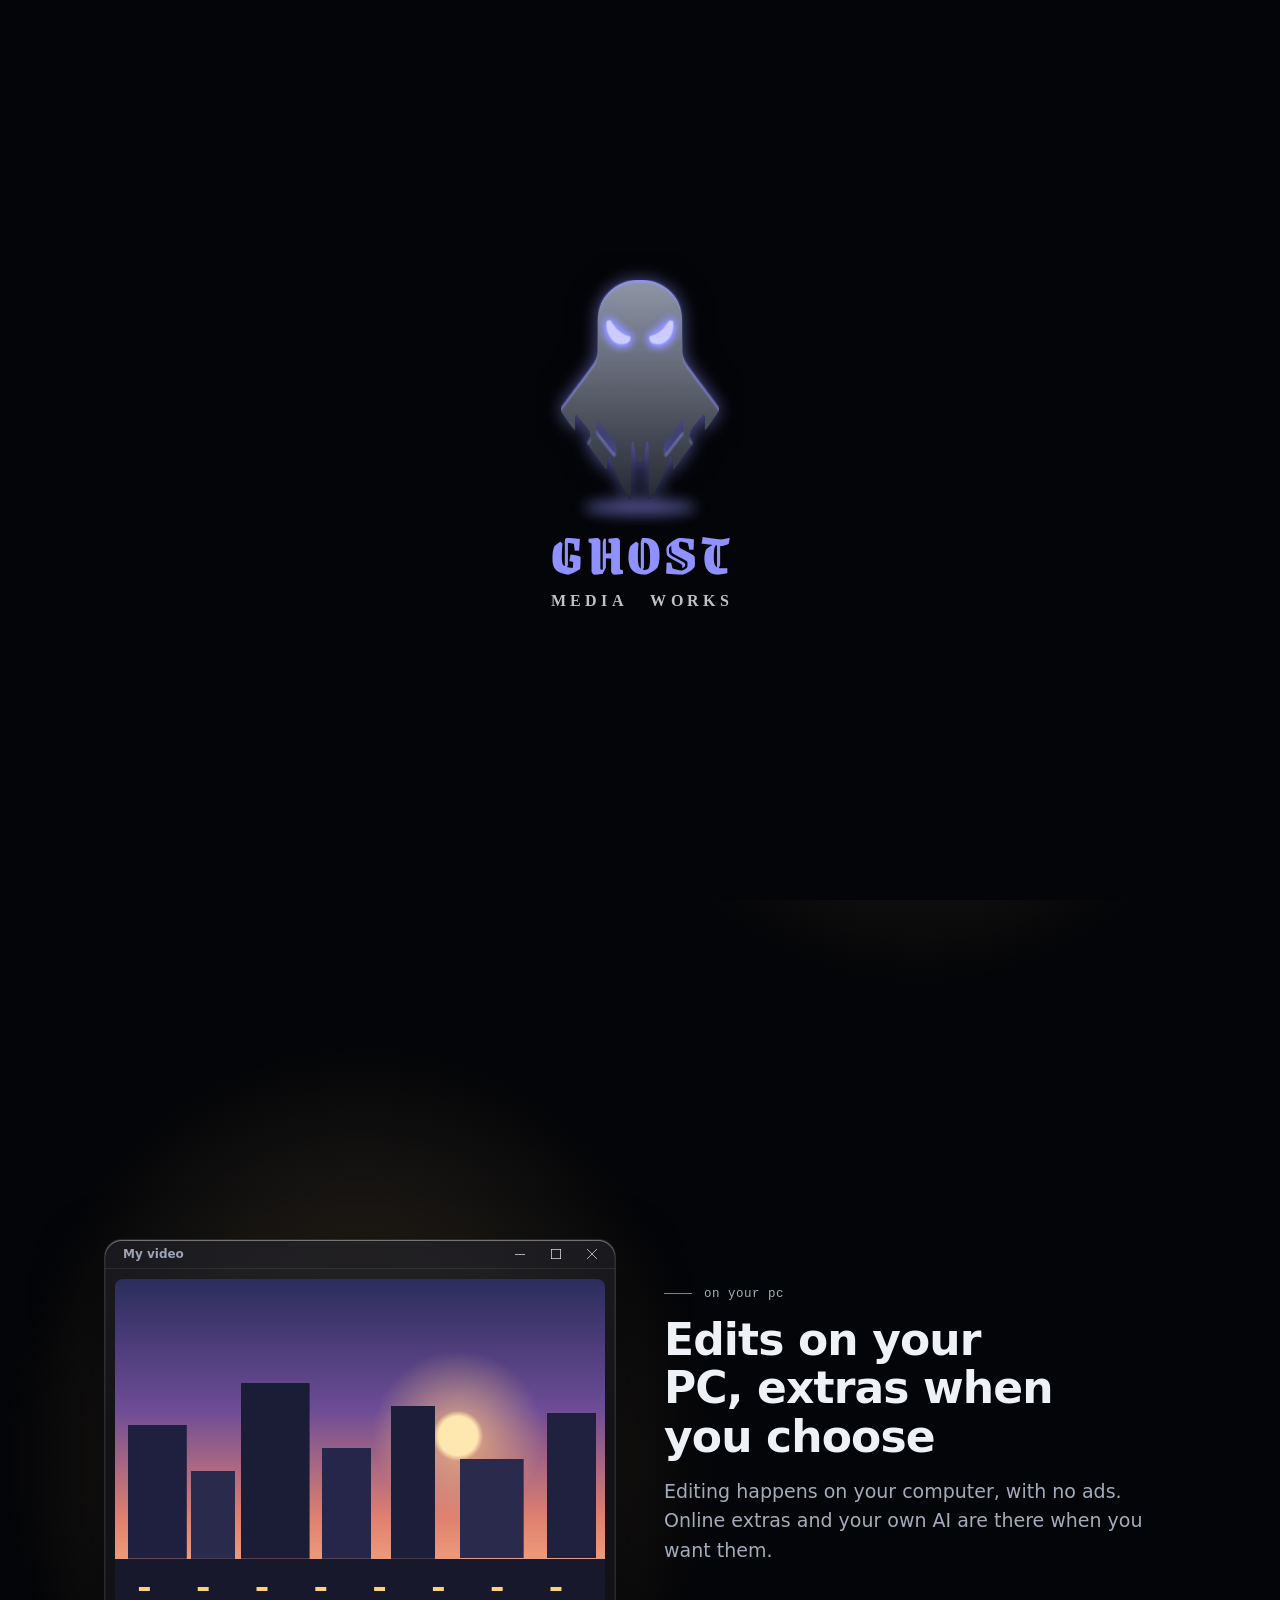
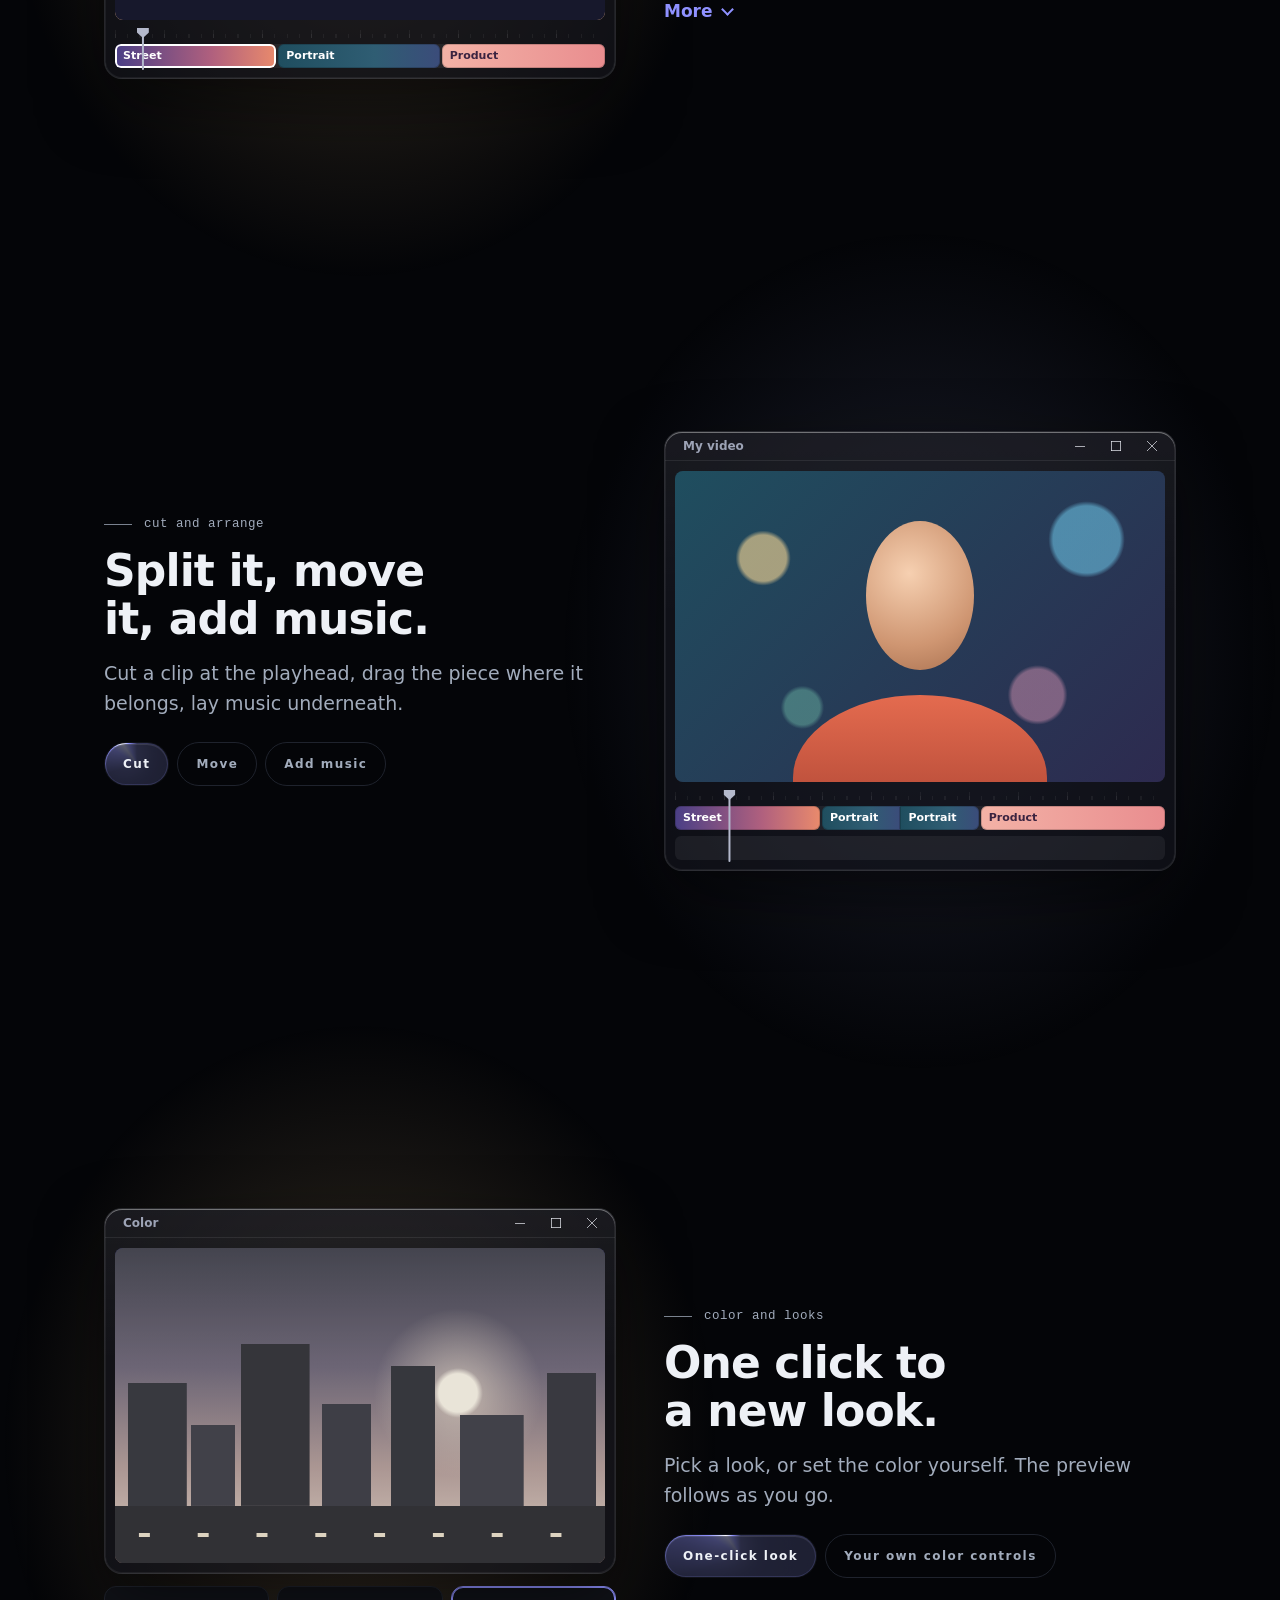
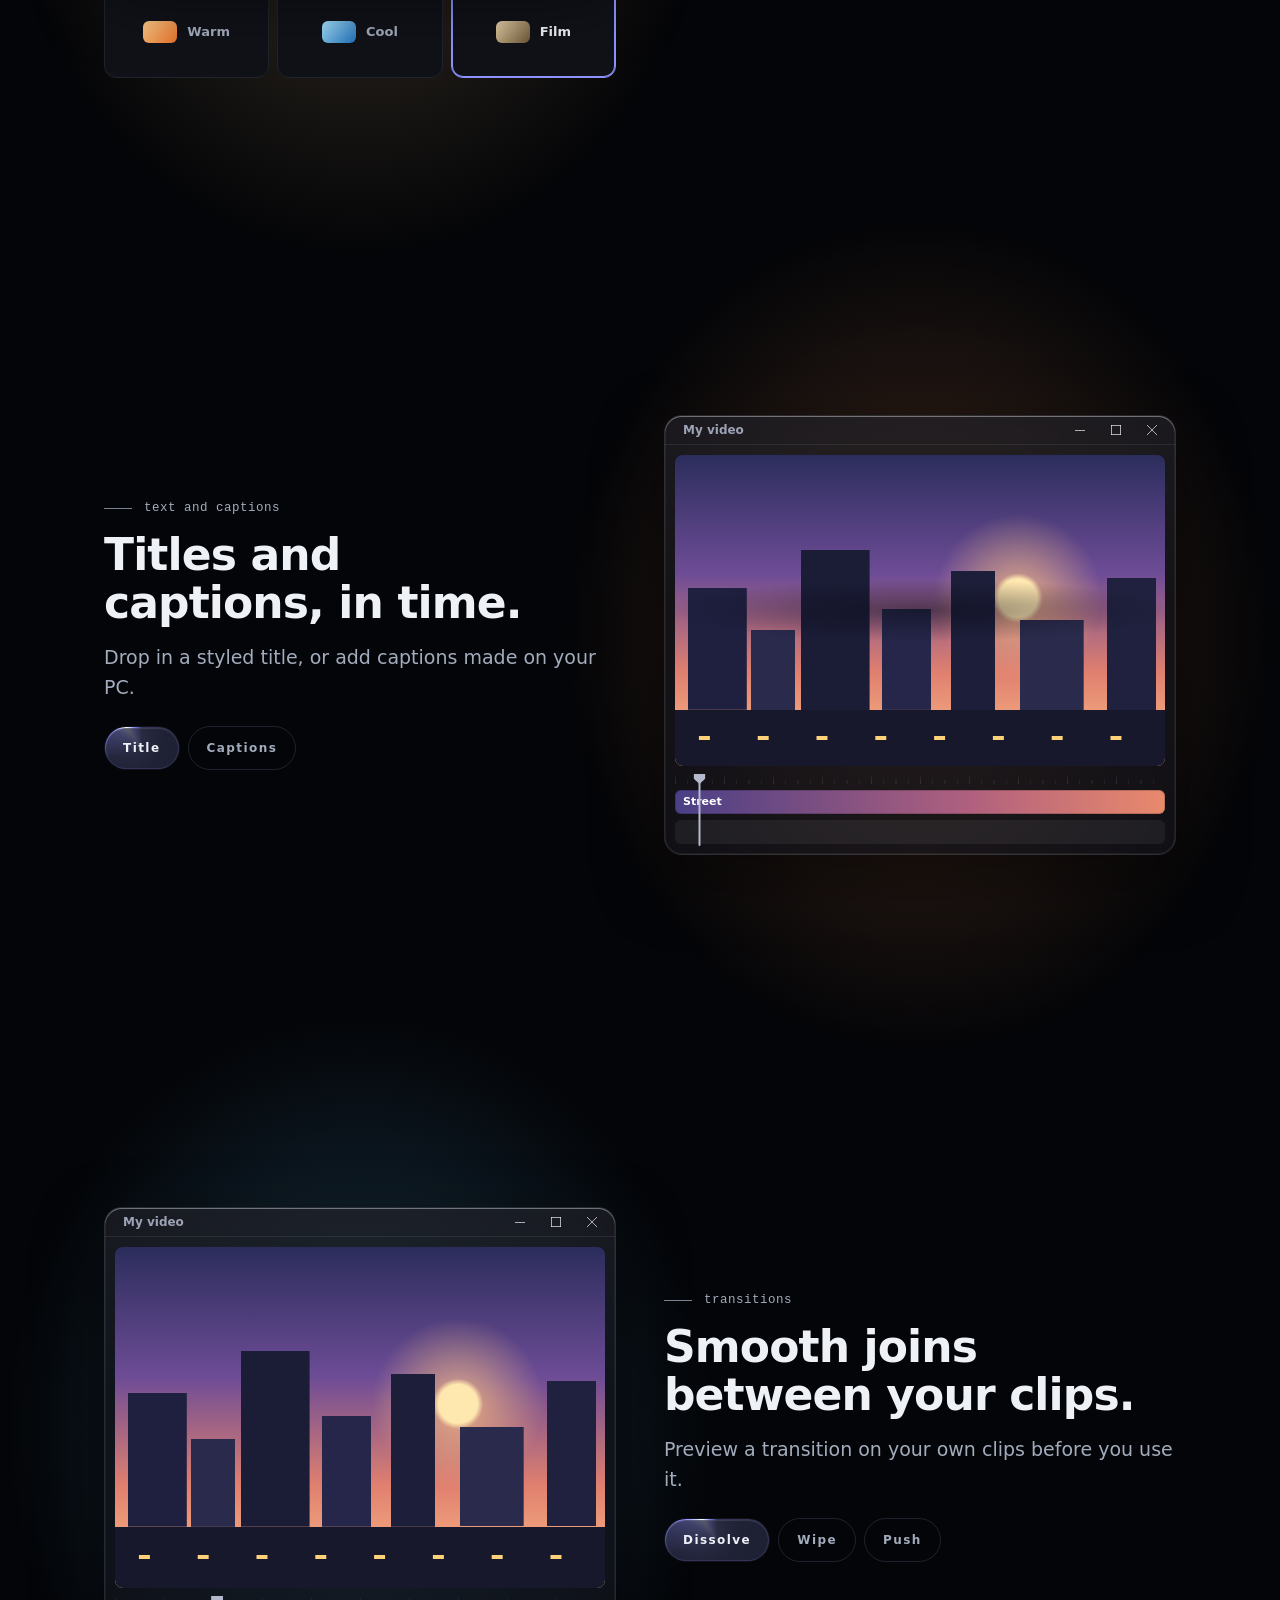
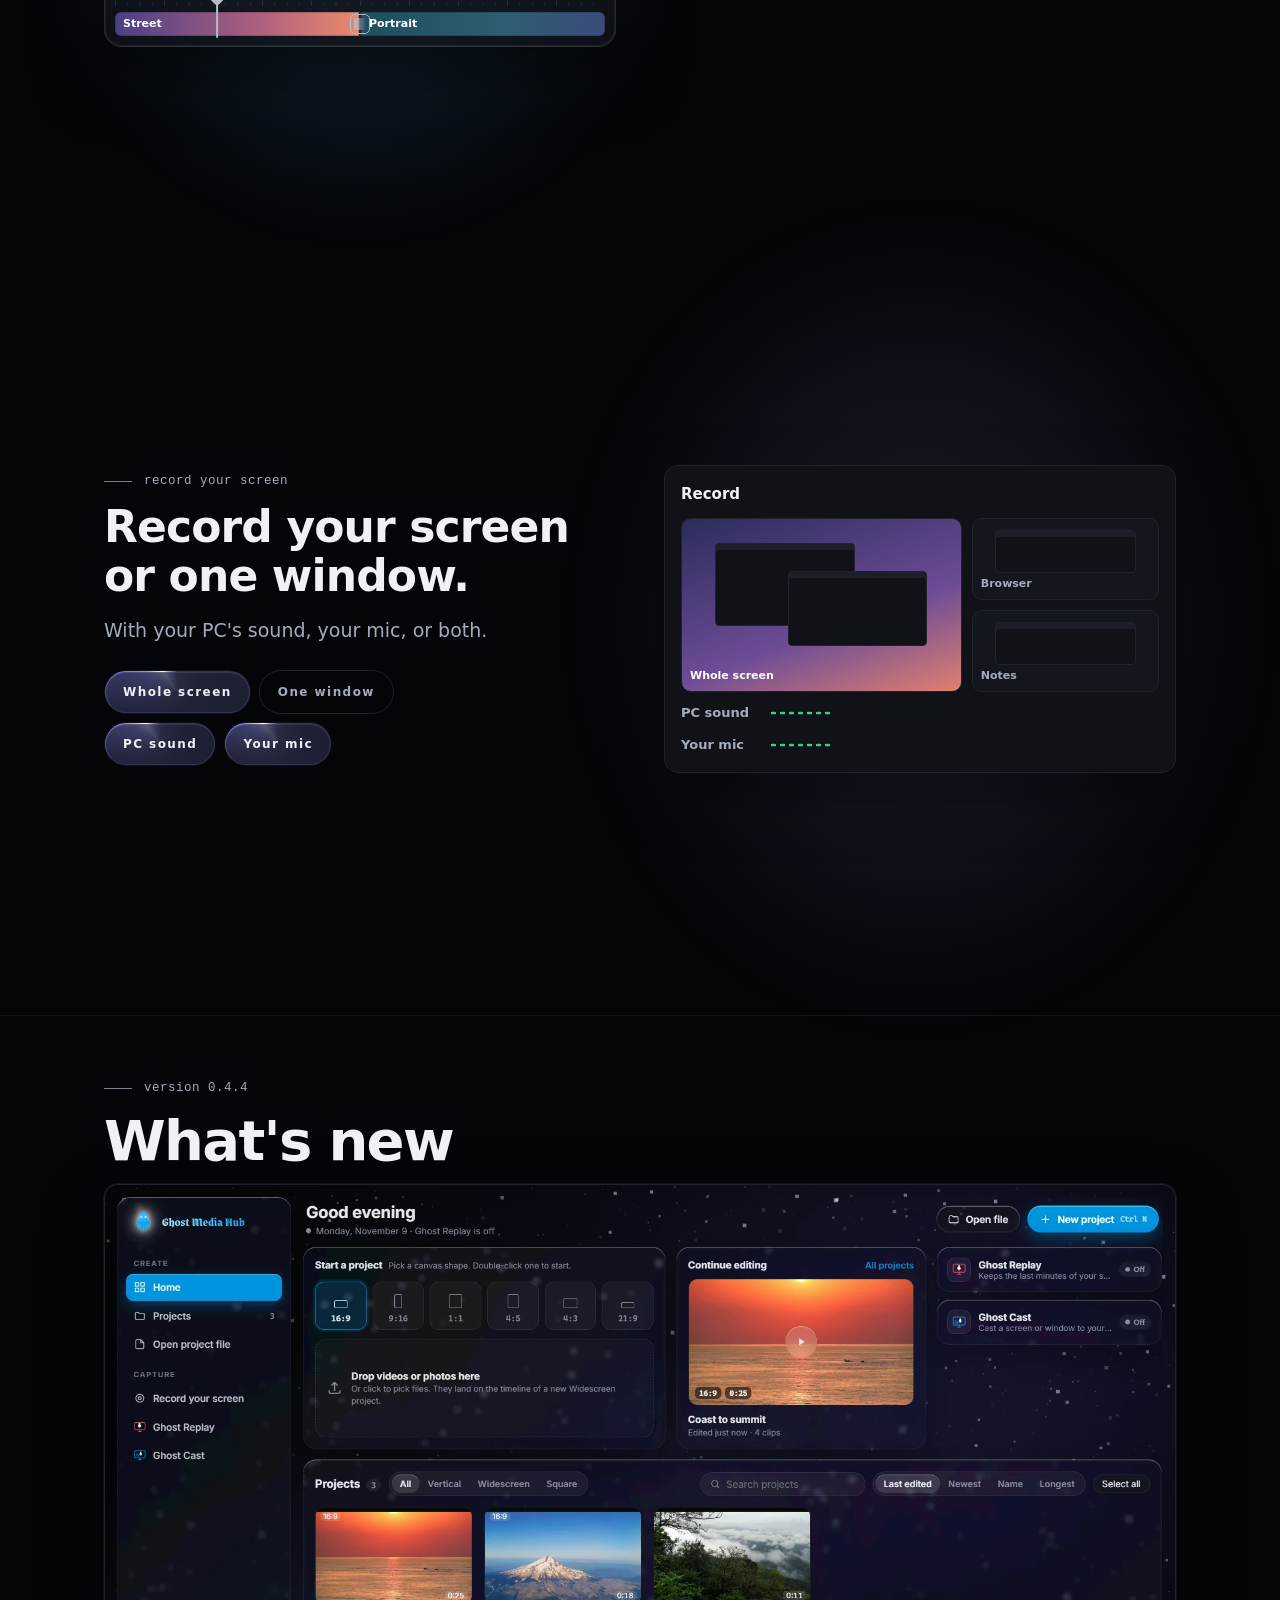
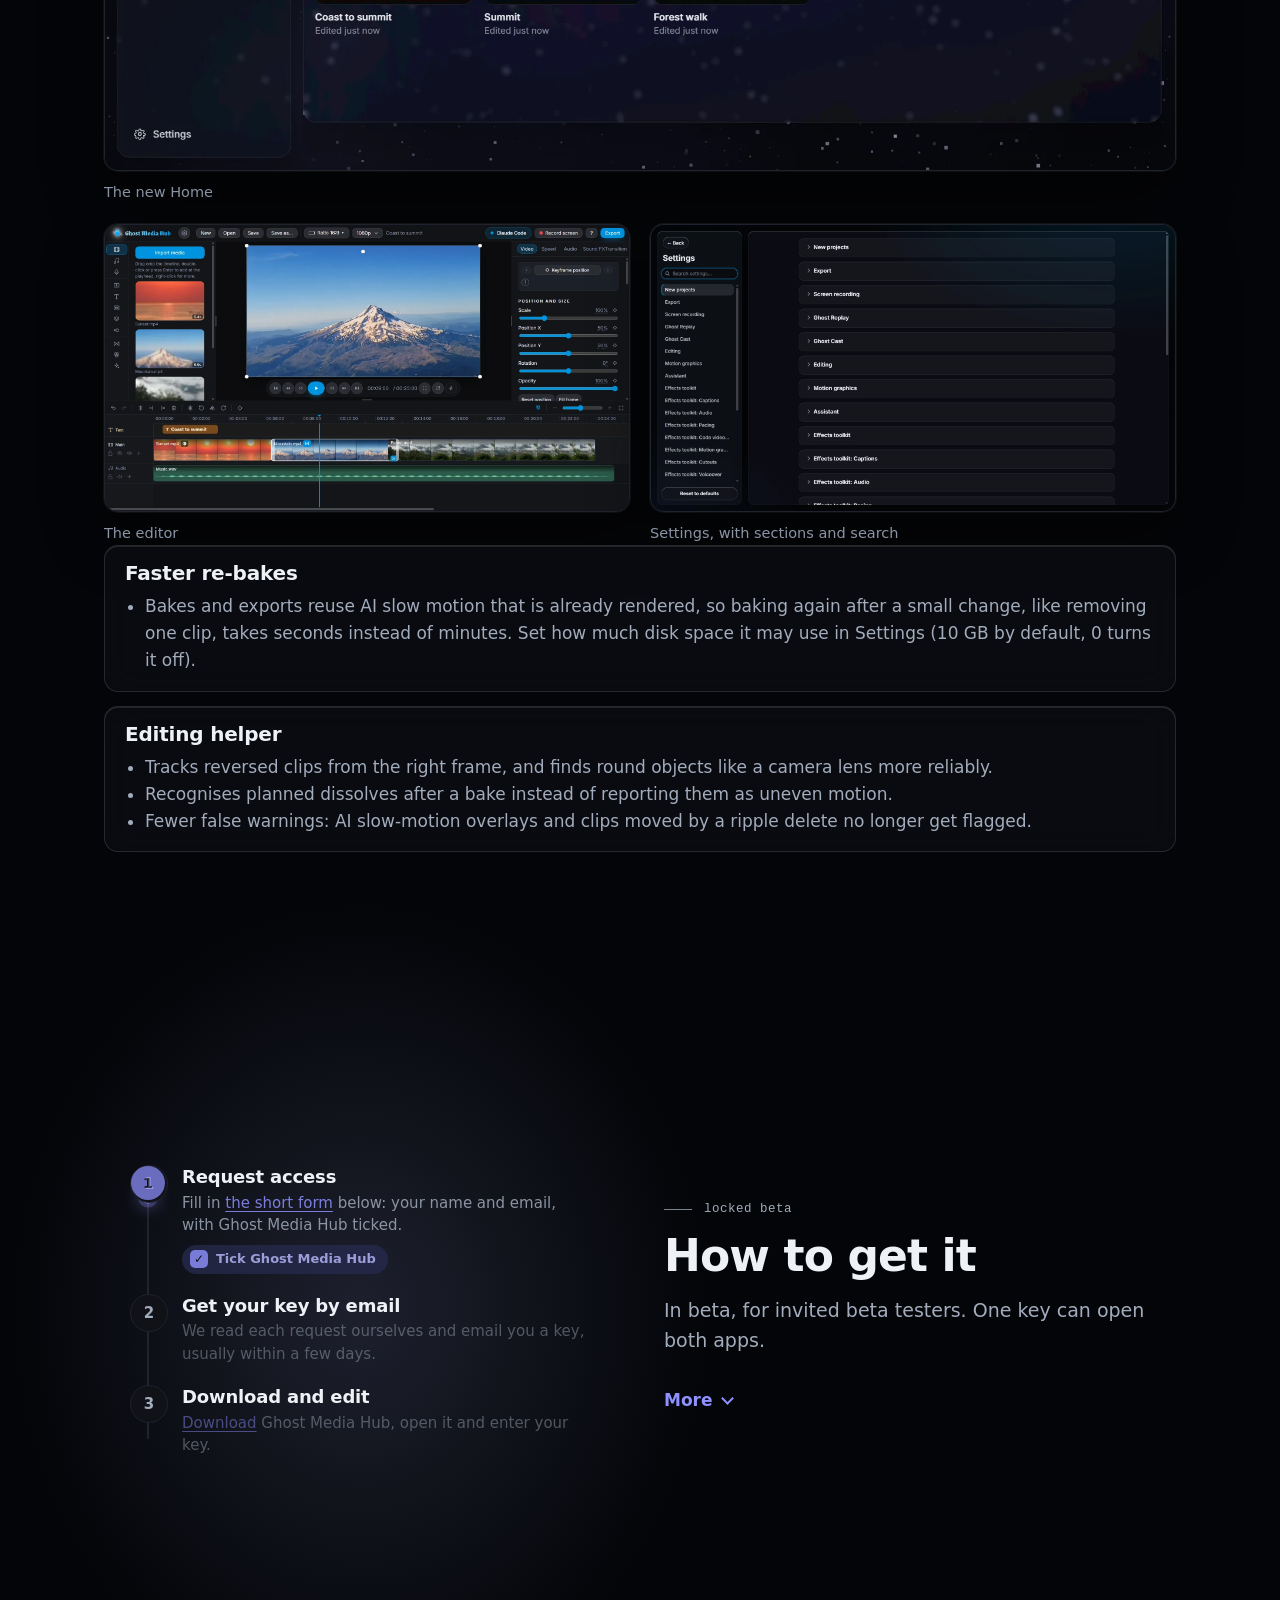
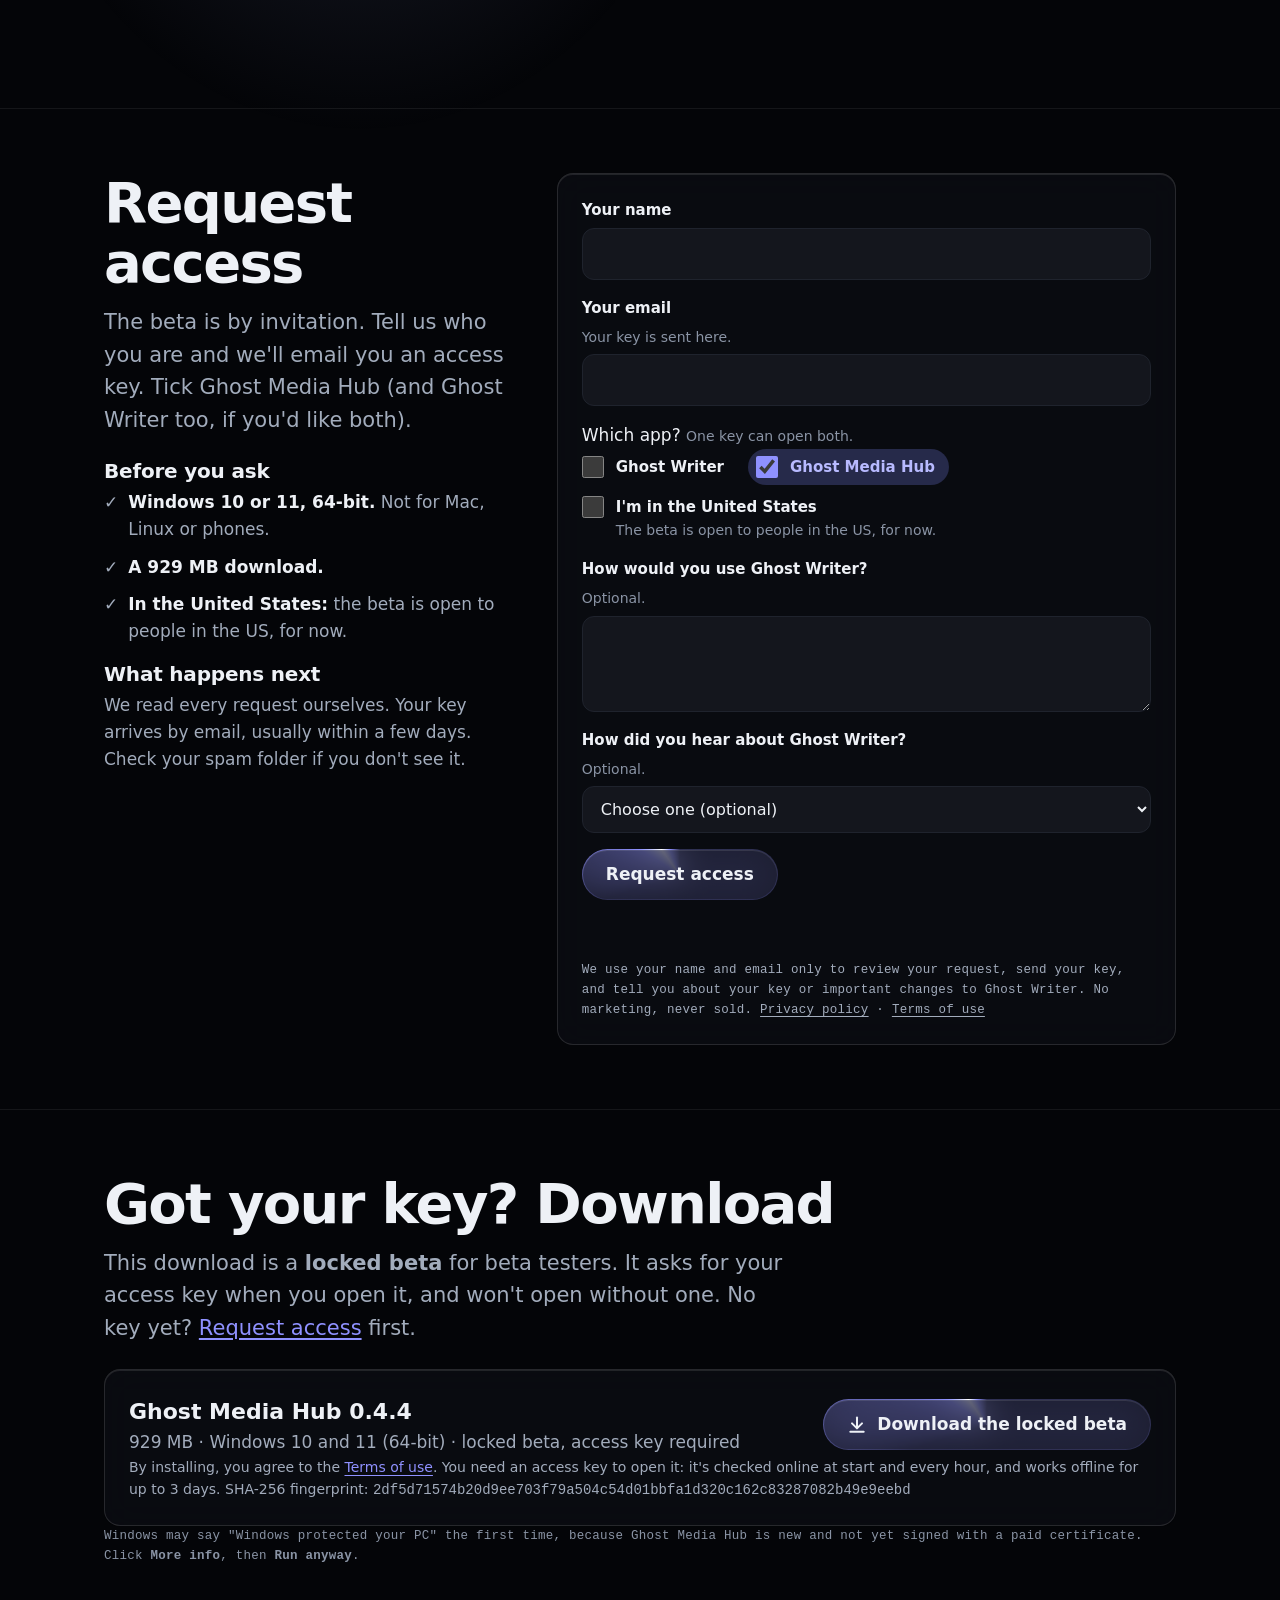
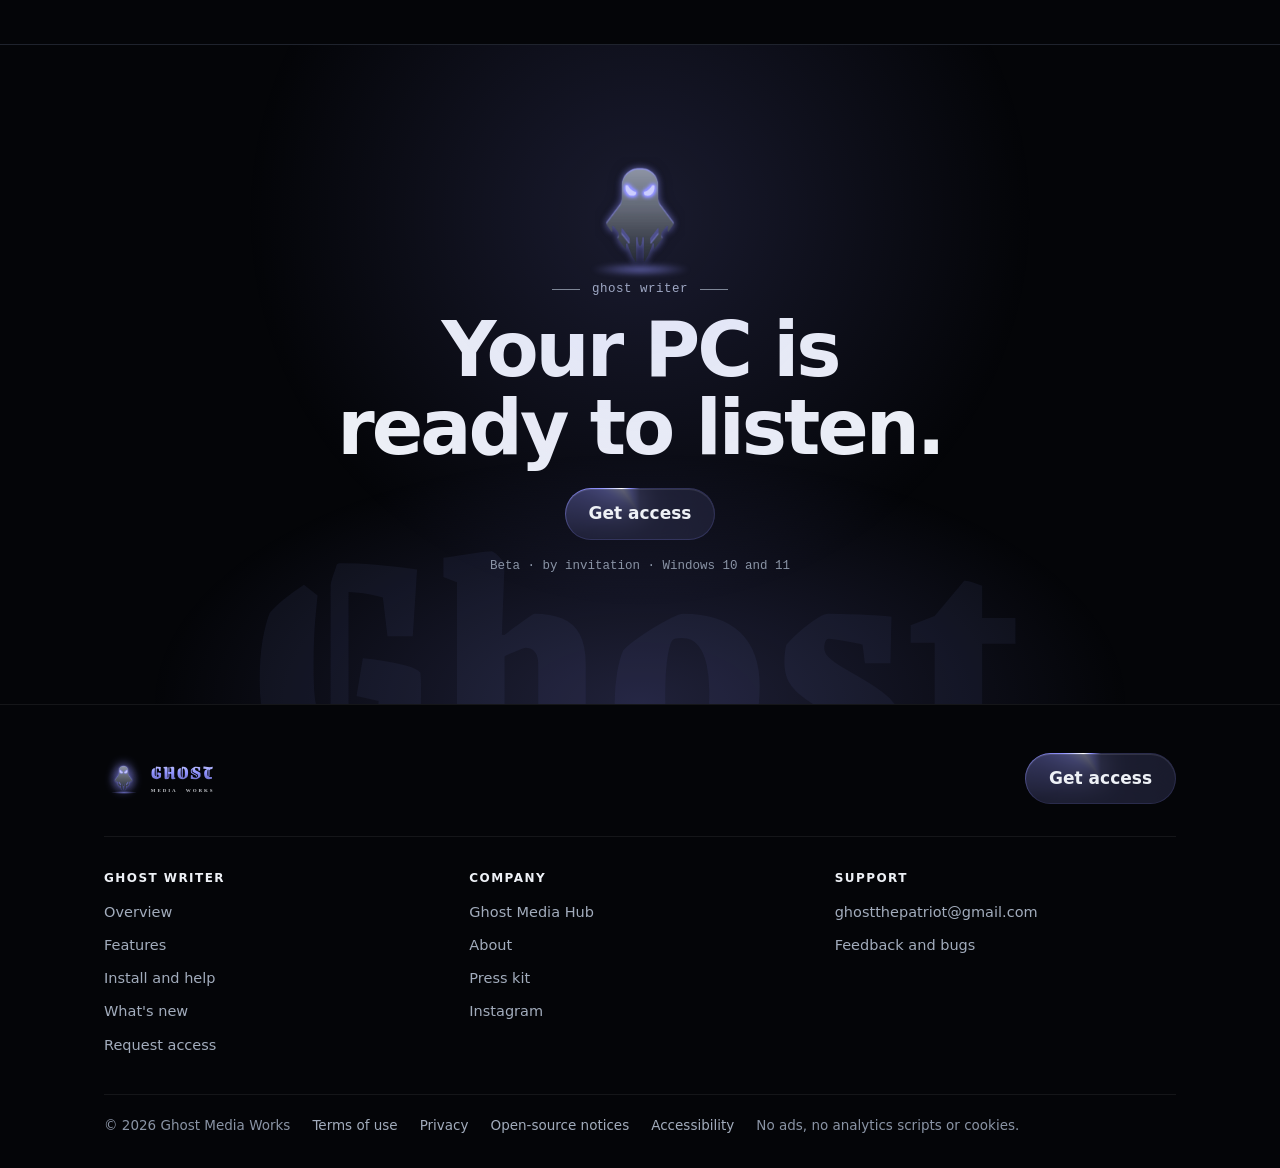
<file: media-hub/index.html>
<!doctype html>
<html lang="en">
<head>
<meta charset="utf-8">
<meta name="viewport" content="width=device-width, initial-scale=1, viewport-fit=cover">
<title>Ghost Media Hub: a video editor for Windows (locked beta)</title>
<meta name="description" content="Ghost Media Hub: a video editor for Windows that runs on your PC. Locked beta for invited testers: it opens only with an access key.">
<link rel="canonical" href="https://ghostmediaworks.com/media-hub/">
<meta property="og:type" content="website">
<meta property="og:site_name" content="Ghost Media Works">
<meta property="og:title" content="Ghost Media Hub: a video editor that runs on your own PC">
<meta property="og:description" content="Ghost Media Hub: a video editor for Windows that runs on your PC. Locked beta for invited testers: it opens only with an access key.">
<meta property="og:url" content="https://ghostmediaworks.com/media-hub/">
<meta property="og:image" content="https://ghostmediaworks.com/assets/social-company.43046d2662.png">
<meta property="og:image:width" content="1200">
<meta property="og:image:height" content="630">
<meta property="og:image:alt" content="Ghost Media Works: Windows apps that work for you.">
<meta name="twitter:card" content="summary_large_image">
<meta name="theme-color" content="#040508">
<link rel="icon" href="/favicon.ico" sizes="any">
<link rel="icon" type="image/png" sizes="32x32" href="/assets/icons/favicon-32.png">
<link rel="apple-touch-icon" href="/assets/icons/apple-touch-icon.png">
<link rel="manifest" href="/site.webmanifest">
<link rel="preload" href="/assets/fonts/GrenzeGotisch-Site.woff" as="font" type="font/woff" crossorigin>
<link rel="stylesheet" href="/assets/site.f256f029d5.css">
<link rel="stylesheet" href="/assets/scenes.e36ffe90dc.css">
<link rel="stylesheet" href="/assets/request.55162ab120.css">
<link rel="stylesheet" href="/assets/hub.b75600353e.css">
<script src="/assets/head.3d74d729cb.js"></script><!-- theme, old-link forwarding, intro flag: runs before the page paints (no defer) -->
<script type="application/ld+json">
{
 "@context": "https://schema.org",
 "@graph": [
  {
   "@type": "Organization",
   "@id": "https://ghostmediaworks.com/#org",
   "name": "Ghost Media Works",
   "alternateName": [
    "Ghost Media",
    "GhostMediaWorks"
   ],
   "url": "https://ghostmediaworks.com/",
   "logo": "https://ghostmediaworks.com/assets/icons/icon-512.png",
   "email": "ghostthepatriot@gmail.com",
   "founder": {
    "@id": "https://ghostmediaworks.com/#ghost"
   },
   "sameAs": [
    "https://www.instagram.com/ghost_1krr/"
   ]
  },
  {
   "@type": "Person",
   "@id": "https://ghostmediaworks.com/#ghost",
   "name": "Ghost",
   "alternateName": [
    "Ghost 1kRR",
    "ghost_1krr"
   ],
   "jobTitle": "Founder",
   "sameAs": [
    "https://www.instagram.com/ghost_1krr/"
   ]
  },
  {
   "@type": "WebSite",
   "@id": "https://ghostmediaworks.com/#site",
   "url": "https://ghostmediaworks.com/",
   "name": "Ghost Media Works",
   "alternateName": "Ghost Media",
   "publisher": {
    "@id": "https://ghostmediaworks.com/#org"
   }
  }
 ]
}
</script>
</head>
<body>
<a class="skip" href="#main">Skip to content</a>
<header class="site-header">
  <div class="wrap inner">
    <a class="brand lg" href="/" aria-label="Ghost Media Works home">
      <span class="lg-press" aria-hidden="true"><span class="lg-sway">
        <span class="lg-orb"><span class="lg-halo"></span><span class="ghost-art"><span class="ghost"></span><span class="floor"></span></span></span>
        <span class="lg-col"><span class="lg-w"><span class="lg-l">G</span><span class="lg-l">H</span><span class="lg-l">O</span><span class="lg-l">S</span><span class="lg-l">T</span></span><span class="lg-mw"><span>m</span><span>e</span><span>d</span><span>i</span><span>a</span><span class="lg-sp"></span><span>w</span><span>o</span><span>r</span><span>k</span><span>s</span></span>
          <span class="lg-spec"><span class="lg-w"><span class="lg-l">G</span><span class="lg-l">H</span><span class="lg-l">O</span><span class="lg-l">S</span><span class="lg-l">T</span></span><span class="lg-mw"><span>m</span><span>e</span><span>d</span><span>i</span><span>a</span><span class="lg-sp"></span><span>w</span><span>o</span><span>r</span><span>k</span><span>s</span></span></span></span>
      </span></span>
    </a>
    <nav class="main-nav" aria-label="Main">
      <span class="product-switch" role="group" aria-label="Our apps">
        <a href="/ghost-writer/" data-nav="ghost-writer"><svg viewBox="0 0 24 24" fill="none" stroke="currentColor" stroke-width="2" stroke-linecap="round" aria-hidden="true"><rect x="9" y="3" width="6" height="11" rx="3"/><path d="M5.5 11a6.5 6.5 0 0 0 13 0M12 17.5V21"/></svg>Ghost Writer</a>
        <a href="/media-hub/" data-nav="media-hub" aria-current="page"><svg viewBox="0 0 24 24" fill="none" stroke="currentColor" stroke-width="2" stroke-linejoin="round" aria-hidden="true"><rect x="3" y="5" width="18" height="14" rx="3"/><path d="M10 9.2v5.6l4.8-2.8z"/></svg>Ghost Media Hub</a>
      </span>
      <a class="nav-plain" href="/about/" data-nav="about">About</a>
    </nav>
    <a class="button small header-cta" href="/media-hub/#request">Get access</a>
    <button class="theme-button header-theme" id="theme" type="button" data-theme-button aria-label="Theme: dark. Click to change.">
      <svg viewBox="0 0 24 24" fill="none" stroke="currentColor" stroke-width="2" aria-hidden="true"><circle cx="12" cy="12" r="9"/><path d="M12 3a9 9 0 0 1 0 18z" fill="currentColor"/></svg>
    </button>
  </div>
</header>
<main id="main" tabindex="-1">
<!-- [site-film] Ghost Media Hub's product film (dev/design/site-film/PLAN.html chapter 10): the hero, then M1 to M7.
     Scene kit pieces used (scenes.js/scenes.css): .scene (data-play on the hero, data-loop on M1-M7), .stage + .tilt
     (hero only), .glow + look-* / indigo washes, .window (the drawn editor's frame), .star, .build (the hero's clips
     assemble), .cue, .wipe, .type (M4 captions), .chooser/.chip + data-way, .more. The page's own pieces are in
     assets/hub.css + hub.js (the drawn editor, preview pictures, timeline and playhead, the blade, the look buttons,
     the sliders, the transitions, the record picker and its meters, the three-stop path, the title's letters, the
     sound toggles). No screenshots, no inline script or style. -->

<section class="scene hero-film mh-hero" data-scene="hub-hero" data-play="1400" aria-labelledby="hero-t">
  <div class="wrap scene-in">
    <div class="words">
      <p class="eyebrow">Ghost Media Hub</p>
      <h1 id="hero-t">Edit video. <em>On your PC.</em></h1>
      <p class="hero-line">A video editor for Windows that runs on your own PC. In beta for invited testers.</p>
      <div class="hero-actions">
        <a class="button" href="/media-hub/#request">Request access</a>
        <a class="text-link" href="#download">Got your key? Download</a>
      </div>
      <p class="hero-fine">Locked beta &middot; by invitation &middot; Windows 10 and 11 (64-bit)</p>
    </div>
    <div class="stage tilt" data-wash="look-film">
      <span class="glow" aria-hidden="true"></span>
      <div class="window mh-ed star" data-title="Ghost Media Hub" role="img" aria-label="A drawn Ghost Media Hub editor: a preview above a timeline of three clips and a music track.">
        <div class="body">
          <div class="mh-pv cue" data-at=".02"><span class="mh-shot s1"></span></div>
          <div class="mh-tl">
            <div class="mh-track build" data-from=".15" data-to=".7">
              <span class="mh-clip k-street h-1">Street</span>
              <span class="mh-clip k-face h-2">Portrait</span>
              <span class="mh-clip k-product h-3">Product</span>
            </div>
            <div class="mh-track build" data-from=".7" data-to=".8"><span class="mh-clip k-music h-m">Music</span></div>
            <span class="mh-ph"></span>
          </div>
        </div>
      </div>
    </div>
  </div>
</section>

<section class="scene flip mh-m1" id="building" data-chapter="On your PC" data-scene="hub-timeline" data-loop="7200" aria-labelledby="building-title">
  <div class="wrap scene-in">
    <div class="words">
      <p class="eyebrow">On your PC</p>
      <h2 id="building-title">Edits on your PC, extras when you choose</h2>
      <p class="line">Editing happens on your computer, with no ads. Online extras and your own AI are there when you want them.</p>
      <details class="more"><summary>More</summary><p>Ghost Media Hub goes online to check your access key (the key, a scrambled id of your PC and the version), to look for a new version (it reads one small file from this site and sends nothing about you or your PC), and when you choose an online extra: downloading optional models or sounds, or an AI assistant you connect yourself. <a href="/privacy.html">Privacy policy</a></p></details>
    </div>
    <div class="stage" data-wash="look-film">
      <span class="glow" aria-hidden="true"></span>
      <div class="window mh-ed star" data-title="My video" role="img" aria-label="A drawn editor: as you scroll, the playhead moves along three clips and the preview changes from a street to a portrait to a product. A stamp reads: locked beta, access key required.">
        <div class="body">
          <div class="mh-pv">
            <span class="mh-shot s1"></span><span class="mh-shot s2"></span><span class="mh-shot s3"></span>
            <span class="stamp mh-stamp">Locked beta &middot; access key required</span>
          </div>
          <div class="mh-tl">
            <div class="mh-track">
              <span class="mh-clip k-street t-1">Street</span>
              <span class="mh-clip k-face t-2">Portrait</span>
              <span class="mh-clip k-product t-3">Product</span>
            </div>
            <span class="mh-ph"></span>
          </div>
        </div>
      </div>
    </div>
  </div>
</section>

<!-- TODO-OWNER: confirm these scenes match Ghost Media Hub 0.4.4: cutting at the playhead, moving a clip and
     adding a music track; one-click looks (drawn here as Warm, Cool and Film) and colour controls (Exposure, Warmth,
     Saturation); styled titles and captions made on the PC; the Dissolve, Wipe and Push transitions previewed on your own
     clips; recording a whole screen or one window with the PC's sound and the mic. ("Ghost Replay" is still left out:
     it isn't on the site's list yet.) -->
<section class="scene mh-m2" id="cut" data-chapter="Cut and arrange" data-scene="hub-cut" data-loop="7200" data-way="cut" aria-labelledby="cut-t">
  <div class="wrap scene-in">
    <div class="words">
      <p class="eyebrow">Cut and arrange</p>
      <h2 id="cut-t">Split it, move it, add music.</h2>
      <p class="line">Cut a clip at the playhead, drag the piece where it belongs, lay music underneath.</p>
      <div class="chooser" role="group" aria-label="Edits to watch">
        <button type="button" class="chip" aria-pressed="true" data-way="cut">Cut</button>
        <button type="button" class="chip" aria-pressed="false" data-way="move">Move</button>
        <button type="button" class="chip" aria-pressed="false" data-way="music">Add music</button>
      </div>
    </div>
    <div class="stage" data-wash="indigo">
      <span class="glow" aria-hidden="true"></span>
      <div class="window mh-ed star" data-title="My video" role="img" aria-label="A drawn timeline: a blade splits the portrait clip under the playhead, the second half moves to the end, and a music track slides in underneath.">
        <div class="body">
          <div class="mh-pv"><span class="mh-shot s2"></span></div>
          <div class="mh-tl">
            <div class="mh-track">
              <span class="mh-clip k-street c-1">Street</span>
              <span class="mh-clip k-face c-2a">Portrait</span>
              <span class="mh-clip k-face c-2b">Portrait</span>
              <span class="mh-clip k-product c-3">Product</span>
              <span class="mh-blade"></span>
            </div>
            <div class="mh-track"><span class="mh-clip k-music c-m">Music</span></div>
            <span class="mh-ph"></span>
          </div>
        </div>
      </div>
    </div>
  </div>
</section>

<section class="scene flip mh-m3" id="colour" data-chapter="Color and looks" data-scene="hub-colour" data-loop="7200" data-way="look" data-mh-look="film" aria-labelledby="colour-t">
  <div class="wrap scene-in">
    <div class="words">
      <p class="eyebrow">Color and looks</p>
      <h2 id="colour-t">One click to a new look.</h2>
      <p class="line">Pick a look, or set the color yourself. The preview follows as you go.</p>
      <div class="chooser" role="group" aria-label="Ways to color">
        <button type="button" class="chip" aria-pressed="true" data-way="look">One-click look</button>
        <button type="button" class="chip" aria-pressed="false" data-way="controls">Your own color controls</button>
      </div>
    </div>
    <div class="stage" data-wash="look-film">
      <span class="glow" aria-hidden="true"></span>
      <div class="mh-col">
        <div class="window mh-ed star" data-title="Color" role="img" aria-label="A drawn preview of a street at dusk: it starts flat and takes on the chosen look, or follows the color sliders to black and white.">
          <div class="body">
            <div class="mh-pv">
              <span class="mh-shot s1"></span>
              <span class="mh-g" data-way="look">
                <span class="mh-shot s1 f-flat"></span>
                <span class="mh-lw l-warm"><span class="mh-shot s1 f-warm"></span></span>
                <span class="mh-lw l-cool"><span class="mh-shot s1 f-cool"></span></span>
                <span class="mh-lw l-film"><span class="mh-shot s1 f-film"></span></span>
              </span>
              <span class="mh-g" data-way="controls">
                <span class="mh-shot s1 f-mono"></span><span class="mh-warmth"></span><span class="mh-exp"></span>
              </span>
            </div>
          </div>
        </div>
        <div class="ways mh-panel">
          <div class="mh-looks" data-way="look" role="group" aria-label="Looks">
            <button type="button" class="mh-look" data-mh-look="warm" aria-pressed="false"><span class="mh-sw w-warm" aria-hidden="true"></span>Warm</button>
            <button type="button" class="mh-look" data-mh-look="cool" aria-pressed="false"><span class="mh-sw w-cool" aria-hidden="true"></span>Cool</button>
            <button type="button" class="mh-look" data-mh-look="film" aria-pressed="true"><span class="mh-sw w-film" aria-hidden="true"></span>Film</button>
          </div>
          <div class="mh-sliders" data-way="controls" aria-hidden="true">
            <p class="mh-sl v-exp"><span>Exposure</span><i><b></b></i></p>
            <p class="mh-sl v-warm"><span>Warmth</span><i><b></b></i></p>
            <p class="mh-sl v-sat"><span>Saturation</span><i><b></b></i></p>
          </div>
        </div>
      </div>
    </div>
  </div>
</section>

<section class="scene mh-m4" id="text" data-chapter="Text and captions" data-scene="hub-text" data-loop="7200" data-way="title" aria-labelledby="text-t">
  <div class="wrap scene-in">
    <div class="words">
      <p class="eyebrow">Text and captions</p>
      <h2 id="text-t">Titles and captions, in time.</h2>
      <p class="line">Drop in a styled title, or add captions made on your PC.</p>
      <div class="chooser" role="group" aria-label="Kinds of text">
        <button type="button" class="chip" aria-pressed="true" data-way="title">Title</button>
        <button type="button" class="chip" aria-pressed="false" data-way="captions">Captions</button>
      </div>
    </div>
    <div class="stage" data-wash="look-warm">
      <span class="glow" aria-hidden="true"></span>
      <div class="window mh-ed star" data-title="My video" role="img" aria-label="A drawn editor: a title drops onto the preview letter by letter, or a caption line appears in time with a waveform.">
        <div class="body">
          <div class="mh-pv">
            <span class="mh-shot s1"></span>
            <p class="mh-title" data-way="title" data-mh-letters data-from=".08" data-to=".55">Summer in the city</p>
            <span class="mh-ov" data-way="captions"><span class="mh-shot s2"></span><span class="mh-cap"><span class="type" data-from=".12" data-to=".85">We drove all night to see the sea.</span></span></span>
          </div>
          <div class="mh-tl">
            <div class="mh-track"><span class="mh-clip k-street x-all" data-way="title">Street</span><span class="mh-clip k-face x-all" data-way="captions">Portrait</span></div>
            <div class="mh-track">
              <span class="mh-clip k-title x-title wipe" data-way="title" data-from=".08" data-to=".55">Title</span>
              <svg class="mh-wave wipe" data-way="captions" data-from=".12" data-to=".85" viewBox="0 0 128 20" preserveAspectRatio="none" aria-hidden="true"><path d="M2 8.5v3 M6 7v6 M10 5.5v9 M14 7.5v5 M18 4v12 M22 3v14 M26 6v8 M30 8v4 M34 5v10 M38 2v16 M42 4v12 M46 7v6 M50 8.5v3 M54 6v8 M58 3.5v13 M62 5.5v9 M66 7.5v5 M70 9v2 M74 6.5v7 M78 4.5v11 M82 2.5v15 M86 5v10 M90 7v6 M94 5.5v9 M98 3.5v13 M102 6v8 M106 8v4 M110 7v6 M114 5v10 M118 6.5v7 M122 8.5v3 M126 7.5v5"/></svg>
            </div>
            <span class="mh-ph"></span>
          </div>
        </div>
      </div>
    </div>
  </div>
</section>

<section class="scene flip mh-m5" id="transitions" data-chapter="Transitions" data-scene="hub-transitions" data-loop="7200" data-way="dissolve" aria-labelledby="transitions-t">
  <div class="wrap scene-in">
    <div class="words">
      <p class="eyebrow">Transitions</p>
      <h2 id="transitions-t">Smooth joins between your clips.</h2>
      <p class="line">Preview a transition on your own clips before you use it.</p>
      <div class="chooser" role="group" aria-label="Transitions">
        <button type="button" class="chip" aria-pressed="true" data-way="dissolve">Dissolve</button>
        <button type="button" class="chip" aria-pressed="false" data-way="wipe">Wipe</button>
        <button type="button" class="chip" aria-pressed="false" data-way="push">Push</button>
      </div>
    </div>
    <div class="stage" data-wash="look-cool">
      <span class="glow" aria-hidden="true"></span>
      <div class="window mh-ed star" data-title="My video" role="img" aria-label="A drawn editor: where two clips meet, the street turns into the portrait with the chosen transition as the playhead crosses the join.">
        <div class="body">
          <div class="mh-pv"><span class="mh-shot s1 mh-a"></span><span class="mh-shot s2 mh-b"></span><span class="mh-edge"></span></div>
          <div class="mh-tl">
            <div class="mh-track">
              <span class="mh-clip k-street j-a">Street</span>
              <span class="mh-clip k-face j-b">Portrait</span>
              <span class="mh-join"></span>
            </div>
            <span class="mh-ph"></span>
          </div>
        </div>
      </div>
    </div>
  </div>
</section>

<section class="scene mh-m6" id="record" data-chapter="Record your screen" data-scene="hub-record" data-loop="6000" data-way="screen" data-mh-sound="on" data-mh-mic="on" aria-labelledby="record-t">
  <div class="wrap scene-in">
    <div class="words">
      <p class="eyebrow">Record your screen</p>
      <h2 id="record-t">Record your screen or one window.</h2>
      <p class="line">With your PC's sound, your mic, or both.</p>
      <div class="chooser" role="group" aria-label="What to record">
        <button type="button" class="chip" aria-pressed="true" data-way="screen">Whole screen</button>
        <button type="button" class="chip" aria-pressed="false" data-way="window">One window</button>
      </div>
      <div class="chooser" role="group" aria-label="Sound to record">
        <button type="button" class="chip" aria-pressed="true" data-mh-toggle="sound">PC sound</button>
        <button type="button" class="chip" aria-pressed="true" data-mh-toggle="mic">Your mic</button>
      </div>
    </div>
    <div class="stage" data-wash="indigo">
      <span class="glow" aria-hidden="true"></span>
      <div class="mh-rec star" role="img" aria-label="A drawn recording picker: the whole screen or one window gets a red ring, and meters for the PC's sound and the mic move.">
        <p class="mh-rec-head"><span>Record</span><span class="mh-recdot cue" data-at=".3">Recording</span></p>
        <div class="mh-tiles">
          <div class="mh-tile mh-screen"><i class="mh-mini m-a"></i><i class="mh-mini m-b"></i><b>Whole screen</b><span class="mh-ringw" data-way="screen"><span class="mh-ring"></span></span></div>
          <div class="mh-tile"><i class="mh-mini m-a"></i><b>Browser</b><span class="mh-ringw" data-way="window"><span class="mh-ring"></span></span></div>
          <div class="mh-tile"><i class="mh-mini m-b"></i><b>Notes</b></div>
        </div>
        <p class="mh-src mh-sound"><b>PC sound</b><span class="mh-bars"><i></i><i></i><i></i><i></i><i></i><i></i><i></i></span></p>
        <p class="mh-src mh-mic"><b>Your mic</b><span class="mh-bars"><i></i><i></i><i></i><i></i><i></i><i></i><i></i></span></p>
      </div>
    </div>
  </div>
</section>

<section id="new" data-chapter="What's new" aria-labelledby="new-title">
  <div class="wrap">
    <p class="eyebrow">Version 0.4.4</p>
    <h2 id="new-title">What's new</h2>
    <figure class="u-m0"><div class="shot"><img src="/assets/screens/media-hub-home.webp" alt="Ghost Media Hub&#x27;s Home: a glass dashboard with canvas shapes to start a project, the last project to continue, and three example projects" loading="lazy" width="1783" height="974"></div><figcaption>The new Home</figcaption></figure>
    <div class="grid two u-mt20">
      <figure class="u-m0"><div class="shot"><img src="/assets/screens/media-hub-editor.webp" alt="The editor: a media list, a preview of a mountain, position and size controls, and a timeline with three clips, a title and music" loading="lazy" width="1783" height="974"></div><figcaption>The editor</figcaption></figure>
      <figure class="u-m0"><div class="shot"><img src="/assets/screens/media-hub-settings.webp" alt="Settings: a list of sections and a search box on the left, the sections on the right" loading="lazy" width="1783" height="974"></div><figcaption>Settings, with sections and search</figcaption></figure>
    </div>
    <div class="changes">
      <div class="change"><h3 class="change-title">Faster re-bakes</h3><ul>
        <li>Bakes and exports reuse AI slow motion that is already rendered, so baking again after a small change, like removing one clip, takes seconds instead of minutes. Set how much disk space it may use in Settings (10 GB by default, 0 turns it off).</li>
      </ul></div>
      <div class="change"><h3 class="change-title">Editing helper</h3><ul>
        <li>Tracks reversed clips from the right frame, and finds round objects like a camera lens more reliably.</li>
        <li>Recognises planned dissolves after a bake instead of reporting them as uneven motion.</li>
        <li>Fewer false warnings: AI slow-motion overlays and clips moved by a ripple delete no longer get flagged.</li>
      </ul></div>
    </div>
  </div>
</section>

<section class="scene flip mh-m7" id="get" data-chapter="How to get it" data-scene="hub-get" data-loop="4800" aria-labelledby="get-title">
  <div class="wrap scene-in">
    <div class="words">
      <p class="eyebrow">Locked beta</p>
      <h2 id="get-title">How to get it</h2>
      <p class="line">In beta, for invited beta testers. One key can open both apps.</p>
      <details class="more"><summary>More</summary><div>
        <p>Ghost Media Hub is in beta, for invited beta testers. The app is locked: it opens only with an access key, the same kind of key as Ghost Writer (one key can open both).</p>
        <p><b>This is a locked beta.</b> The download only opens with an access key, which beta testers get from us by email. Without a key, Ghost Media Hub installs but stays locked.</p>
      </div></details>
    </div>
    <div class="stage" data-wash="indigo">
      <span class="glow" aria-hidden="true"></span>
      <div class="mh-path">
        <span class="mh-rail" aria-hidden="true"><span class="mh-run"></span></span>
        <ol>
          <li class="mh-stop" data-at=".02"><h3>Request access</h3><p>Fill in <a href="#request">the short form</a> below: your name and email, with Ghost Media Hub ticked.</p><span class="mh-tick">Tick Ghost Media Hub</span></li>
          <li class="mh-stop" data-at=".48"><h3>Get your key by email</h3><p>We read each request ourselves and email you a key, usually within a few days.</p></li>
          <li class="mh-stop" data-at=".92"><h3>Download and edit</h3><p><a href="#download">Download</a> Ghost Media Hub, open it and enter your key.</p></li>
        </ol>
      </div>
    </div>
  </div>
</section>

<section id="request" aria-labelledby="request-title">
  <div class="wrap request">
    <div>
      <h2 id="request-title">Request access</h2>
      <p class="lead">The beta is by invitation. Tell us who you are and we'll email you an access key. Tick Ghost Media Hub (and Ghost Writer too, if you'd like both).</p>
      <h3>Before you ask</h3>
      <ul class="need">
        <li><span>&#10003;</span><span><b>Windows 10 or 11, 64-bit.</b> Not for Mac, Linux or phones.</span></li>
        <li><span>&#10003;</span><span><b>A 929 MB download.</b></span></li>
        <li><span>&#10003;</span><span><b>In the United States:</b> the beta is open to people in the US, for now.</span></li>
      </ul>
      <h3>What happens next</h3>
      <p class="muted">We read every request ourselves. Your key arrives by email, usually within a few days. Check your spam folder if you don't see it.</p>
    </div>
    <div class="card">
      <div class="rq-box">
      <form class="request-form" id="request-form" data-server="https://ghost-writer-access.ghostrepublic.workers.dev" novalidate>
        <div class="rq-step rq-step1">
        <label>Your name<input name="name" autocomplete="name" maxlength="80" required aria-describedby="request-result"></label>
        <label>Your email <span class="hint">Your key is sent here.</span><input name="contact" type="email" autocomplete="email" maxlength="120" required aria-describedby="request-result"></label>
        <fieldset class="rq-apps"><legend>Which app? <span class="hint">One key can open both.</span></legend>
          <label class="tick"><input type="checkbox" name="apps" value="gw" checked><span>Ghost Writer</span></label>
          <label class="tick"><input type="checkbox" name="apps" value="mh"><span>Ghost Media Hub</span></label>
        </fieldset>
        <label class="tick"><input type="checkbox" name="us_resident" value="yes" required aria-describedby="request-result"><span>I'm in the United States <span class="hint">The beta is open to people in the US, for now.</span></span></label>
        </div>
        <div class="rq-step rq-step2">
        <p class="rq-only rq-step2-note">Two optional questions. They help us look after the beta.</p>
        <label>How would you use Ghost Writer? <span class="hint">Optional.</span><textarea name="reason" maxlength="1000"></textarea></label>
        <label>How did you hear about Ghost Writer? <span class="hint">Optional.</span>
          <select name="heard">
            <option value="">Choose one (optional)</option>
            <option value="reddit">Reddit</option>
            <option value="youtube">YouTube</option>
            <option value="friend">A friend</option>
            <option value="search">Search</option>
            <option value="producthunt">Product Hunt</option>
            <option value="hackernews">Hacker News</option>
            <option value="other">Other</option>
          </select></label>
        </div>
        <div class="trap" aria-hidden="true"><label>Leave this empty<input name="website" tabindex="-1" autocomplete="off"></label></div>
        <div class="rq-buttons">
          <button class="button rq-only rq-next" type="button">Continue</button>
          <button class="button rq-send" type="submit">Request access</button>
          <button class="button secondary rq-only rq-skip" type="button">Skip and send</button>
        </div>
        <p class="result" id="request-result" role="status" aria-live="polite"></p>
        <p class="small-print">We use your name and email only to review your request, send your key, and tell you about your key or important changes to Ghost Writer. No marketing, never sold. <a href="/privacy.html">Privacy policy</a> &middot; <a href="/terms.html">Terms of use</a></p>
      </form>
      <div class="rq-done" hidden tabindex="-1">
        <svg class="rq-env" viewBox="0 0 120 120" fill="none" stroke="currentColor" stroke-width="2.4" stroke-linecap="round" stroke-linejoin="round" aria-hidden="true"><circle class="rq-ring" cx="60" cy="60" r="54"/><g class="rq-letter"><rect x="28" y="40" width="64" height="44" rx="6"/><path d="M28 44l32 22 32-22"/></g><path class="rq-tick" d="M78 30l6 6 12-12" stroke-width="3"/></svg>
        <h3 class="rq-done-title">You're on the list</h3>
        <p class="rq-done-for">Request received.</p>
        <ol class="rq-timeline">
          <li><b>Today</b>We read your request ourselves.</li>
          <li><b>Within a few days</b>Your key arrives by email. Check your spam folder if you don't see it.</li>
          <li><b>Then</b>Download Ghost Writer, enter your key, hold Ctrl+Win and talk.</li>
        </ol>
      </div>
      </div>

    </div>
  </div>
</section>

<section id="download" aria-labelledby="download-title">
  <div class="wrap">
    <h2 id="download-title">Got your key? Download</h2>
    <p class="lead">This download is a <b>locked beta</b> for beta testers. It asks for your access key when you open it, and won't open without one. No key yet? <a href="#request">Request access</a> first.</p>
    <div class="card">
      <div class="download-box">
        <div class="what"><b>Ghost Media Hub 0.4.4</b><span>929 MB &middot; Windows 10 and 11 (64-bit) &middot; locked beta, access key required</span></div>
        <a class="button" href="https://github.com/getghostwriter/ghost-media-hub/releases/download/v0.4.4/Ghost-Media-Hub-Setup.exe" data-download="mh">
          <svg viewBox="0 0 24 24" fill="none" stroke="currentColor" stroke-width="2.4" stroke-linecap="round" stroke-linejoin="round" aria-hidden="true"><path d="M12 3v12"/><path d="m6 10 6 6 6-6"/><path d="M4 20h16"/></svg>
          Download the locked beta
        </a>
      </div>
      <p class="fingerprint">By installing, you agree to the <a href="/terms.html">Terms of use</a>. You need an access key to open it: it's checked online at start and every hour, and works offline for up to 3 days. SHA-256 fingerprint: <code>2df5d71574b20d9ee703f79a504c54d01bbfa1d320c162c83287082b49e9eebd</code></p>
    </div>
    <p class="small-print">Windows may say "Windows protected your PC" the first time, because Ghost Media Hub is new and not yet signed with a paid certificate. Click <b>More info</b>, then <b>Run anyway</b>.</p>
  </div>
</section>

</main>
<section class="closing" aria-labelledby="closing-title">
  <span class="closing-mark" aria-hidden="true">Ghost</span>
  <div class="wrap">
    <div class="ghost-art closing-ghost" aria-hidden="true"><span class="ghost"></span><span class="floor"></span></div>
    <p class="eyebrow">Ghost Writer</p>
    <h2 class="statement" id="closing-title">Your PC is ready to listen.</h2>
    <div class="actions"><a class="button" href="/ghost-writer/#request">Get access</a></div>
    <p class="fine">Beta &middot; by invitation &middot; Windows 10 and 11</p>
  </div>
</section>
<footer class="site-footer">
  <div class="wrap">
    <div class="foot-top">
      <p class="lg lg-still"><span class="visually-hidden">Ghost Media Works</span><span class="lg-press" aria-hidden="true"><span class="lg-sway">
            <span class="lg-orb"><span class="lg-halo"></span><span class="ghost-art"><span class="ghost"></span><span class="floor"></span></span></span>
            <span class="lg-col"><span class="lg-w"><span class="lg-l">G</span><span class="lg-l">H</span><span class="lg-l">O</span><span class="lg-l">S</span><span class="lg-l">T</span></span><span class="lg-mw"><span>m</span><span>e</span><span>d</span><span>i</span><span>a</span><span class="lg-sp"></span><span>w</span><span>o</span><span>r</span><span>k</span><span>s</span></span></span>
          </span></span></p>
      <a class="button foot-cta" href="/ghost-writer/#request">Get access</a>
    </div>
    <nav class="foot-cols" aria-label="Footer">
      <div class="foot-col"><p class="foot-h">Ghost Writer</p><ul>
        <li><a href="/ghost-writer/">Overview</a></li><li><a href="/ghost-writer/features/">Features</a></li>
        <li><a href="/ghost-writer/help/">Install and help</a></li><li><a href="/ghost-writer/changelog/">What's new</a></li>
        <li><a href="/ghost-writer/#request">Request access</a></li></ul></div>
      <div class="foot-col"><p class="foot-h">Company</p><ul>
        <li><a href="/media-hub/">Ghost Media Hub</a></li><li><a href="/about/">About</a></li><li><a href="/press/">Press kit</a></li>
        <li><a href="https://www.instagram.com/ghost_1krr/" rel="noopener">Instagram</a></li></ul></div>
      <div class="foot-col"><p class="foot-h">Support</p><ul>
        <li><a href="mailto:ghostthepatriot@gmail.com">ghostthepatriot@gmail.com</a></li><li><a href="https://github.com/getghostwriter/getghostwriter.github.io/issues">Feedback and bugs</a></li></ul></div>
    </nav>
    <p class="foot-legal">
      <span>&copy; 2026 Ghost Media Works</span><a href="/terms.html">Terms of use</a><a href="/privacy.html">Privacy</a><a href="/NOTICES.txt">Open-source notices</a><a href="/about/#accessibility">Accessibility</a>
      <span>No ads, no analytics scripts or cookies.</span>
    </p>
  </div>
</footer>
<dialog class="ask" id="ask" aria-labelledby="ask-title">
  <div class="inside">
    <h2 id="ask-title">Do you have your access key?</h2>
    <div data-app="gw">
    <p>Ghost Writer 7.2.7 opens with an access key. No key yet? <a href="/ghost-writer/#request" class="ask-request">Request one first</a>: it arrives by email.</p>
    <p>The download is 841 MB, for Windows 10 (version 1809 or newer) or Windows 11, 64-bit. The first time you open it, Windows may say "Windows protected your PC": click <b>More info</b>, then <b>Run anyway</b>. <a href="/ghost-writer/help/#install">Why?</a></p>
    </div>
    <div data-app="mh" hidden>
    <p>Ghost Media Hub 0.4.4 is a <b>locked beta</b> for beta testers: it opens only with an access key (one key can open Ghost Writer too). No key yet? <a href="/media-hub/#request" class="ask-request">Request one first</a>: it arrives by email.</p>
    <p>The download is 929 MB, for Windows 10 and 11 (64-bit). The first time you open it, Windows may say "Windows protected your PC": click <b>More info</b>, then <b>Run anyway</b>.</p>
    </div>
    <div class="row">
      <button class="button secondary" type="button" id="ask-later">Not now</button>
      <a class="button" id="ask-go" href="https://github.com/getghostwriter/getghostwriter.github.io/releases/latest/download/Ghost-Writer-Setup.exe">I have a key: download</a>
    </div>
  </div>
</dialog>
<dialog class="rq" id="request-dialog" aria-labelledby="rq-title">
  <div class="rq-inside">
    <button class="rq-close" type="button" aria-label="Close"><svg viewBox="0 0 24 24" fill="none" stroke="currentColor" stroke-width="2.2" stroke-linecap="round" aria-hidden="true"><path d="M6 6l12 12"/><path d="M18 6L6 18"/></svg></button>
    <div class="rq-dots" aria-hidden="true"><i></i><i></i></div>
    <h2 id="rq-title">Request access</h2>
    <p class="rq-intro"><span class="rq-stepno">Step 1 of 2.</span> Ghost Writer is in beta, by invitation. We read every request and email you a key, usually within a few days.</p>
    <div class="rq-slot"></div>
  </div>
</dialog>

<script src="/assets/site.3b6a2c24ac.js" defer></script>
<script src="/assets/logo.69c41a8c63.js" defer></script>
<script src="/assets/stars.e5c827dea4.js" defer></script>
<script src="/assets/frame.b7f0a42eb2.js" defer></script>
<script src="/assets/scenes.9251fdd171.js" defer></script>
<script src="/assets/motion.9c7dc568f1.js" defer></script>
<script src="/assets/request.4b66f7353a.js" defer></script>
<script src="/assets/hub.269e8e938d.js" defer></script>

</body>
</html>
</file>
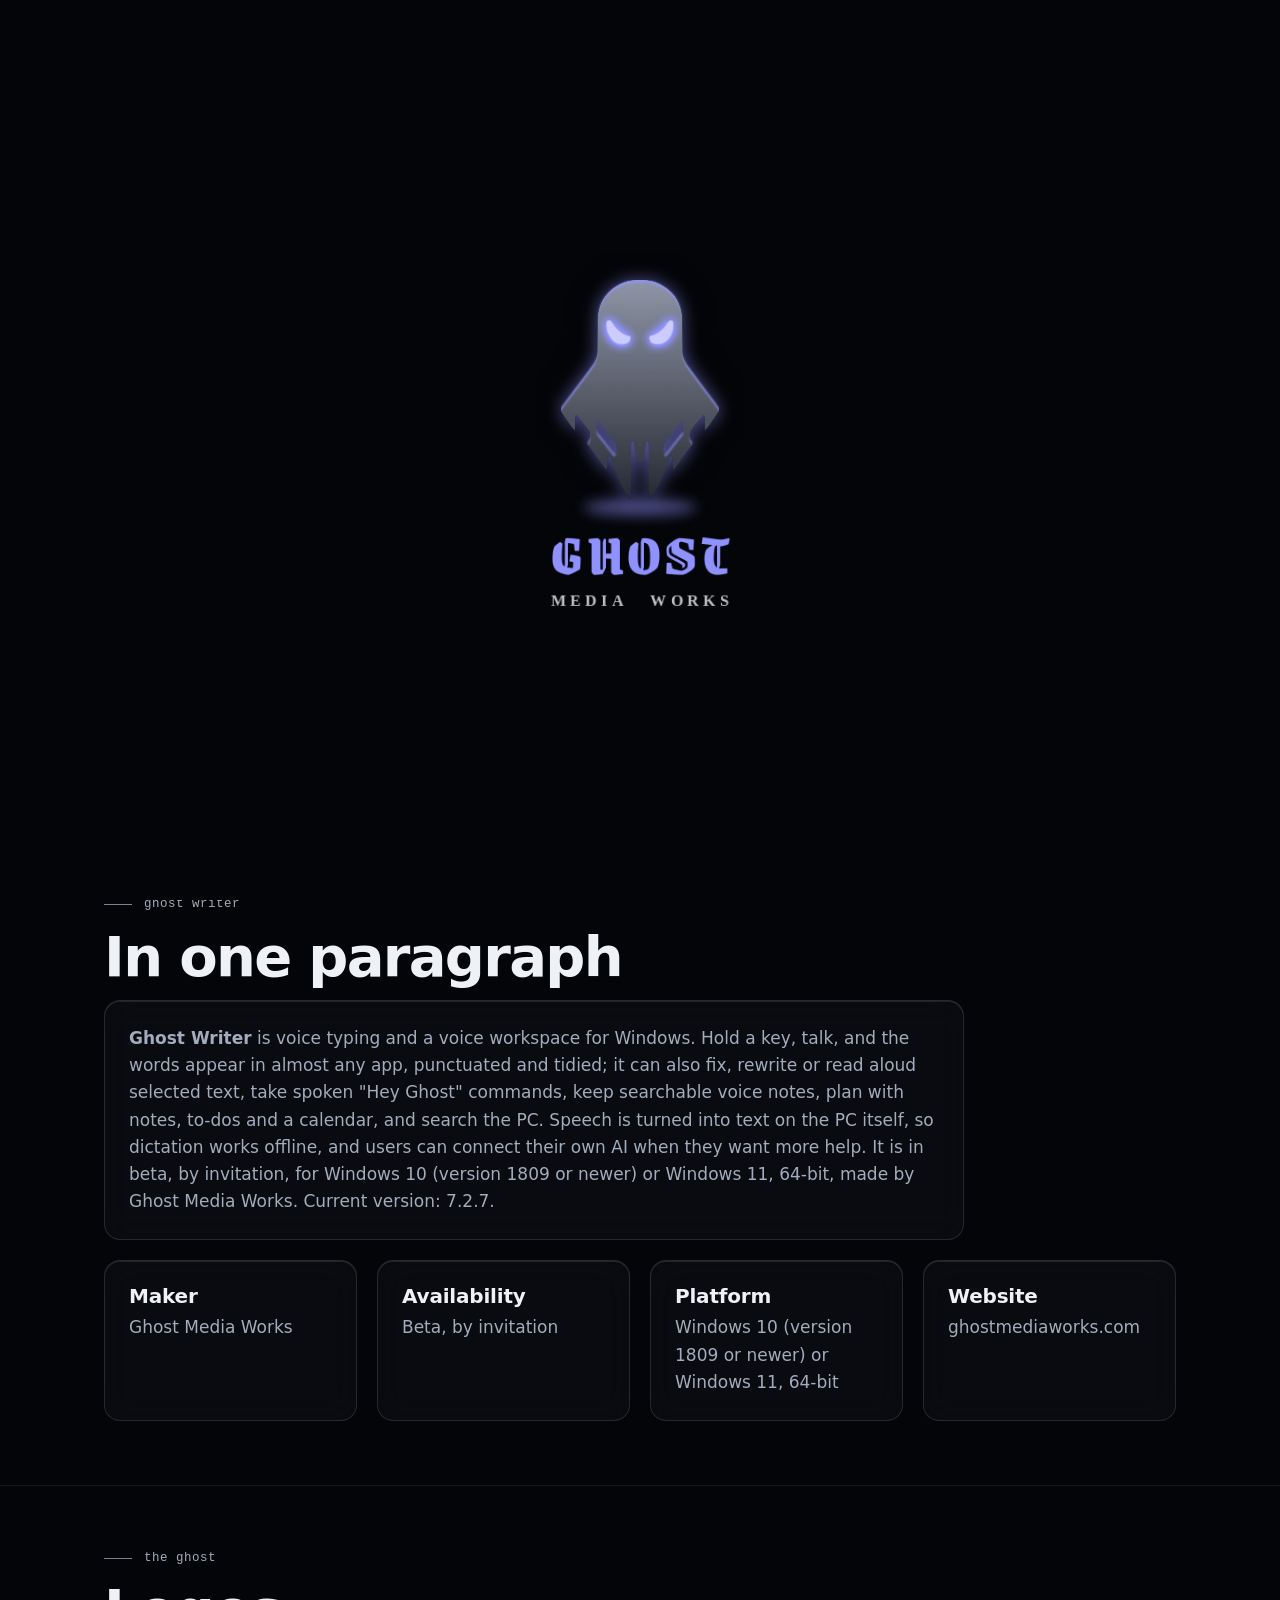
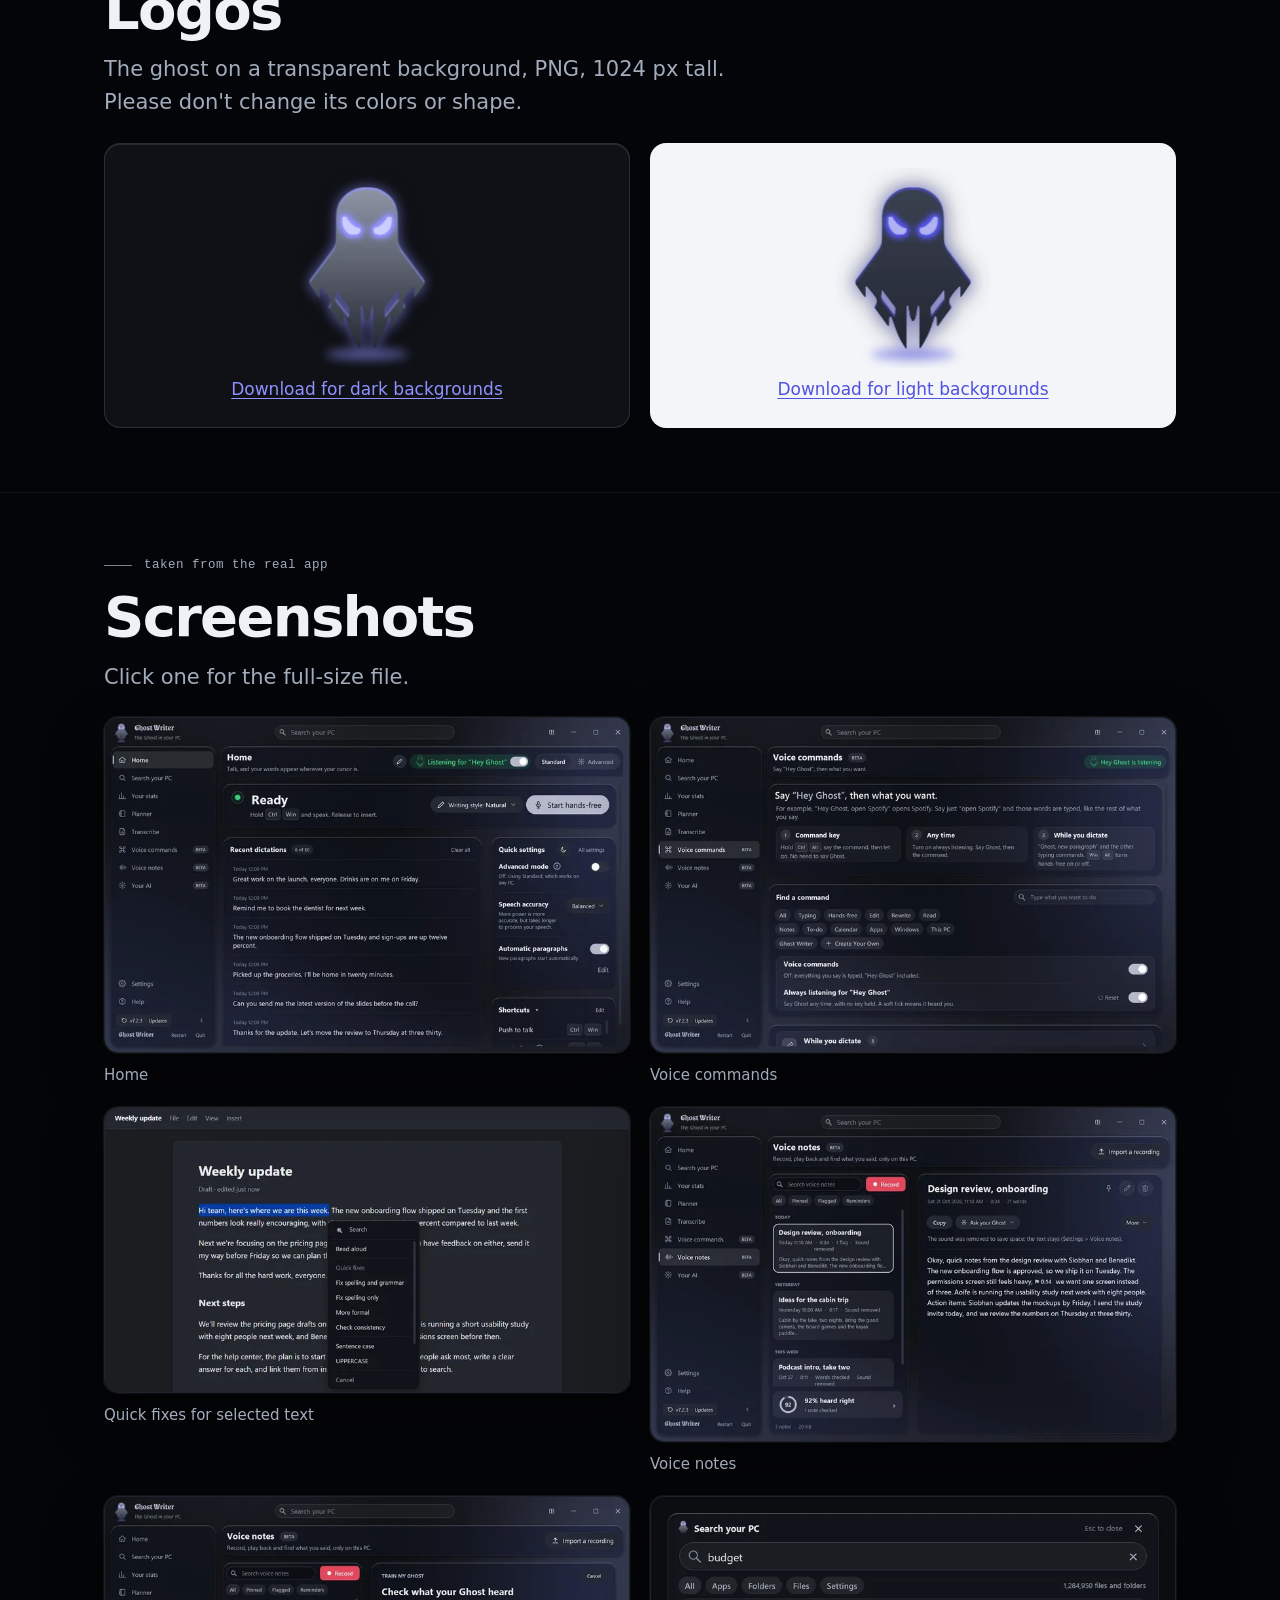
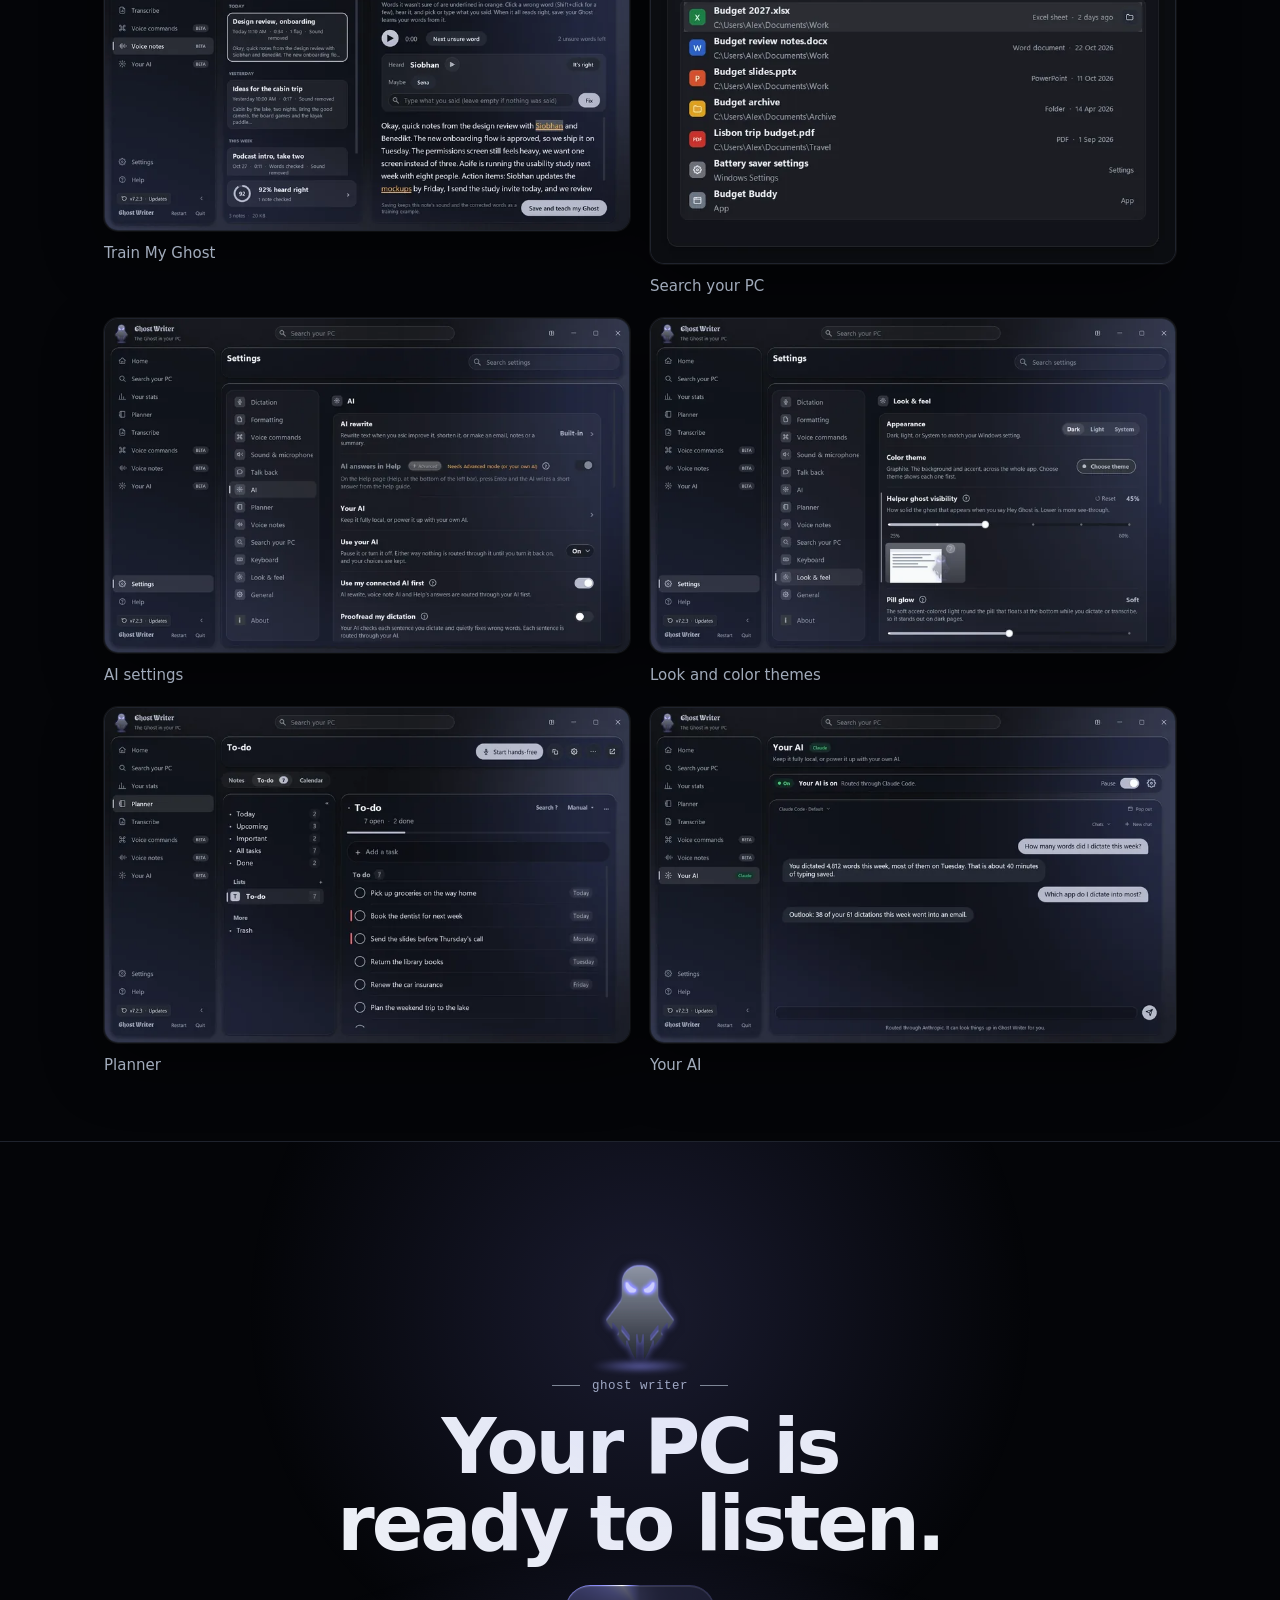
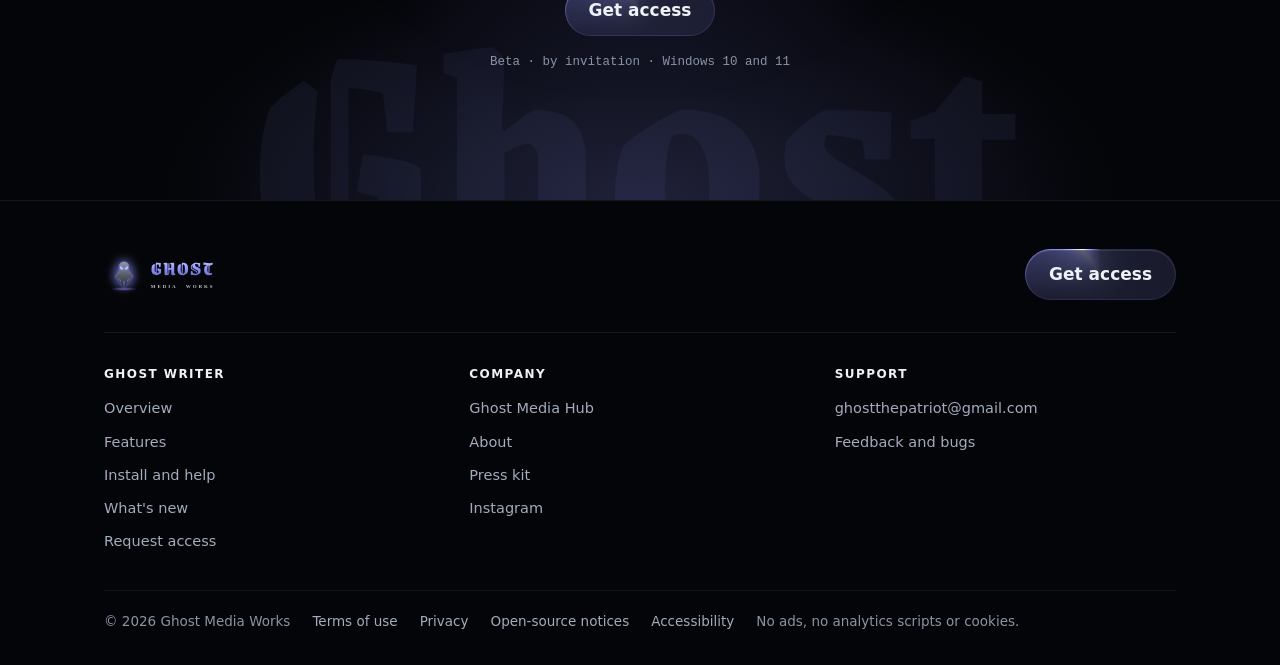
<file: press/index.html>
<!doctype html>
<html lang="en">
<head>
<meta charset="utf-8">
<meta name="viewport" content="width=device-width, initial-scale=1, viewport-fit=cover">
<title>Press kit: Ghost Media Works and Ghost Writer</title>
<meta name="description" content="Descriptions, logos and screenshots of Ghost Writer, voice typing and a voice workspace for Windows by Ghost Media Works, to use in articles and videos.">
<link rel="canonical" href="https://ghostmediaworks.com/press/">
<meta property="og:type" content="website">
<meta property="og:site_name" content="Ghost Media Works">
<meta property="og:title" content="Ghost Writer press kit">
<meta property="og:description" content="Descriptions, logos and screenshots of Ghost Writer, voice typing and a voice workspace for Windows by Ghost Media Works, to use in articles and videos.">
<meta property="og:url" content="https://ghostmediaworks.com/press/">
<meta property="og:image" content="https://ghostmediaworks.com/assets/social-ghost-writer.925238fd05.png">
<meta property="og:image:width" content="1200">
<meta property="og:image:height" content="630">
<meta property="og:image:alt" content="Ghost Writer: voice typing and a voice workspace for Windows. Beta, by invitation.">
<meta name="twitter:card" content="summary_large_image">
<meta name="theme-color" content="#040508">
<link rel="icon" href="/favicon.ico" sizes="any">
<link rel="icon" type="image/png" sizes="32x32" href="/assets/icons/favicon-32.png">
<link rel="apple-touch-icon" href="/assets/icons/apple-touch-icon.png">
<link rel="manifest" href="/site.webmanifest">
<link rel="preload" href="/assets/fonts/GrenzeGotisch-Site.woff" as="font" type="font/woff" crossorigin>
<link rel="stylesheet" href="/assets/site.f256f029d5.css">
<link rel="stylesheet" href="/assets/scenes.e36ffe90dc.css">
<link rel="stylesheet" href="/assets/request.55162ab120.css">
<link rel="stylesheet" href="/assets/more.81a8fa7b51.css">
<script src="/assets/head.3d74d729cb.js"></script><!-- theme, old-link forwarding, intro flag: runs before the page paints (no defer) -->
<script type="application/ld+json">
{
 "@context": "https://schema.org",
 "@graph": [
  {
   "@type": "Organization",
   "@id": "https://ghostmediaworks.com/#org",
   "name": "Ghost Media Works",
   "alternateName": [
    "Ghost Media",
    "GhostMediaWorks"
   ],
   "url": "https://ghostmediaworks.com/",
   "logo": "https://ghostmediaworks.com/assets/icons/icon-512.png",
   "email": "ghostthepatriot@gmail.com",
   "founder": {
    "@id": "https://ghostmediaworks.com/#ghost"
   },
   "sameAs": [
    "https://www.instagram.com/ghost_1krr/"
   ]
  },
  {
   "@type": "Person",
   "@id": "https://ghostmediaworks.com/#ghost",
   "name": "Ghost",
   "alternateName": [
    "Ghost 1kRR",
    "ghost_1krr"
   ],
   "jobTitle": "Founder",
   "sameAs": [
    "https://www.instagram.com/ghost_1krr/"
   ]
  },
  {
   "@type": "WebSite",
   "@id": "https://ghostmediaworks.com/#site",
   "url": "https://ghostmediaworks.com/",
   "name": "Ghost Media Works",
   "alternateName": "Ghost Media",
   "publisher": {
    "@id": "https://ghostmediaworks.com/#org"
   }
  }
 ]
}
</script>
</head>
<body>
<a class="skip" href="#main">Skip to content</a>
<header class="site-header">
  <div class="wrap inner">
    <a class="brand lg" href="/" aria-label="Ghost Media Works home">
      <span class="lg-press" aria-hidden="true"><span class="lg-sway">
        <span class="lg-orb"><span class="lg-halo"></span><span class="ghost-art"><span class="ghost"></span><span class="floor"></span></span></span>
        <span class="lg-col"><span class="lg-w"><span class="lg-l">G</span><span class="lg-l">H</span><span class="lg-l">O</span><span class="lg-l">S</span><span class="lg-l">T</span></span><span class="lg-mw"><span>m</span><span>e</span><span>d</span><span>i</span><span>a</span><span class="lg-sp"></span><span>w</span><span>o</span><span>r</span><span>k</span><span>s</span></span>
          <span class="lg-spec"><span class="lg-w"><span class="lg-l">G</span><span class="lg-l">H</span><span class="lg-l">O</span><span class="lg-l">S</span><span class="lg-l">T</span></span><span class="lg-mw"><span>m</span><span>e</span><span>d</span><span>i</span><span>a</span><span class="lg-sp"></span><span>w</span><span>o</span><span>r</span><span>k</span><span>s</span></span></span></span>
      </span></span>
    </a>
    <nav class="main-nav" aria-label="Main">
      <span class="product-switch" role="group" aria-label="Our apps">
        <a href="/ghost-writer/" data-nav="ghost-writer"><svg viewBox="0 0 24 24" fill="none" stroke="currentColor" stroke-width="2" stroke-linecap="round" aria-hidden="true"><rect x="9" y="3" width="6" height="11" rx="3"/><path d="M5.5 11a6.5 6.5 0 0 0 13 0M12 17.5V21"/></svg>Ghost Writer</a>
        <a href="/media-hub/" data-nav="media-hub"><svg viewBox="0 0 24 24" fill="none" stroke="currentColor" stroke-width="2" stroke-linejoin="round" aria-hidden="true"><rect x="3" y="5" width="18" height="14" rx="3"/><path d="M10 9.2v5.6l4.8-2.8z"/></svg>Ghost Media Hub</a>
      </span>
      <a class="nav-plain" href="/about/" data-nav="about">About</a>
    </nav>
    <a class="button small header-cta" href="/ghost-writer/#request">Get access</a>
    <button class="theme-button header-theme" id="theme" type="button" data-theme-button aria-label="Theme: dark. Click to change.">
      <svg viewBox="0 0 24 24" fill="none" stroke="currentColor" stroke-width="2" aria-hidden="true"><circle cx="12" cy="12" r="9"/><path d="M12 3a9 9 0 0 1 0 18z" fill="currentColor"/></svg>
    </button>
  </div>
</header>
<main id="main" tabindex="-1">
<!-- Site film, Press kit (PLAN.html chapter 13): mostly still, by design; journalists want files.
     Star object: the ghost on a turntable, turning once when the page opens, then still (.m-press-ghost: the same
     drawing as the press logo, as the 600 px float picture, only the showing theme's file loads).
     Kit pieces (scenes.css/js): hero as .hero-film.scene[data-play] (.played starts the turn) with .glow; the screenshots
     as a .scene.quiet[data-play] whose grid is a .build (the pictures assemble one by one).
     Decision (site film, 2026-11-03): the real app screenshots stay HERE, the one page where real app pictures belong
     (journalists need them); every other page shows live scenes instead. -->
<section class="hero-film scene" data-play="1400" aria-labelledby="hero-t">
  <div class="wrap hero-in">
    <div class="hero-words">
      <p class="eyebrow">Press kit</p>
      <h1 id="hero-t">Writing about Ghost Writer?</h1>
      <p class="hero-line">Everything you need in one place. Use any of it in articles and videos.</p>
      <div class="hero-actions"><a class="btn" href="/ghost-writer/#request">Get access</a>
        <a class="text-link" href="#logos">Logos and screenshots</a></div>
      <p class="hero-fine">Questions: <a href="mailto:ghostthepatriot@gmail.com">ghostthepatriot@gmail.com</a></p>
    </div>
    <div class="hero-object" data-wash="indigo"><span class="glow" aria-hidden="true"></span>
      <span class="m-press-ghost" role="img" aria-label="The Ghost Writer ghost"></span>
    </div>
  </div>
</section>

<section id="facts" data-chapter="In one paragraph" aria-labelledby="facts-title">
  <div class="wrap">
    <p class="eyebrow">Ghost Writer</p>
    <h2 id="facts-title">In one paragraph</h2>
    <div class="card u-w860">
      <p><b>Ghost Writer</b> is voice typing and a voice workspace for Windows. Hold a key, talk, and the words appear in almost any app, punctuated and tidied; it can also fix, rewrite or read aloud selected text, take spoken "Hey Ghost" commands, keep searchable voice notes, plan with notes, to-dos and a calendar, and search the PC. Speech is turned into text on the PC itself, so dictation works offline, and users can connect their own AI when they want more help. It is in beta, by invitation, for Windows 10 (version 1809 or newer) or Windows 11, 64-bit, made by Ghost Media Works. Current version: 7.2.7.</p>
    </div>
    <div class="grid four u-mt20">
      <div class="card"><h3>Maker</h3><p>Ghost Media Works</p></div>
      <div class="card"><h3>Availability</h3><p>Beta, by invitation</p></div>
      <div class="card"><h3>Platform</h3><p>Windows 10 (version 1809 or newer) or Windows 11, 64-bit</p></div>
      <div class="card"><h3>Website</h3><p>ghostmediaworks.com</p></div>
    </div>
    <!-- TODO-OWNER: founder name/photo and a quote only if you want them here. -->
  </div>
</section>

<section id="logos" data-chapter="Logos" aria-labelledby="logos-title">
  <div class="wrap">
    <p class="eyebrow">The ghost</p>
    <h2 id="logos-title">Logos</h2>
    <p class="lead">The ghost on a transparent background, PNG, 1024 px tall. Please don't change its colors or shape.</p>
    <div class="grid two">
      <div class="card center u-bg-dark"><img class="u-logo" src="/assets/press/ghost-dark-400.webp" alt="The Ghost Writer ghost for dark backgrounds" loading="lazy" width="309" height="400"><p><a href="/assets/press/ghost-dark.png" download>Download for dark backgrounds</a></p></div>
      <div class="card center u-bg-light"><img class="u-logo" src="/assets/press/ghost-light-400.webp" alt="The Ghost Writer ghost for light backgrounds" loading="lazy" width="309" height="400"><p><a class="u-ink-light" href="/assets/press/ghost-light.png" download>Download for light backgrounds</a></p></div>
    </div>
  </div>
</section>

<section class="scene quiet m-shots" id="screenshots" data-play="1200" data-chapter="Screenshots" aria-labelledby="shots-title">
  <div class="wrap">
    <p class="eyebrow">Taken from the real app</p>
    <h2 id="shots-title">Screenshots</h2>
    <p class="lead">Click one for the full-size file.</p>
    <div class="grid two build" data-from="0" data-to=".8">
      <figure class="u-m0"><a href="/assets/screens/home-dark.webp"><div class="shot"><picture><source srcset="/assets/screens/home-light-800.webp" media="not all" data-theme-source><img src="/assets/screens/home-dark-800.webp" alt="Ghost Writer&#x27;s Home page, arranged with boxes" loading="lazy" width="800" height="509"></picture></div></a><figcaption>Home</figcaption></figure>
      <figure class="u-m0"><a href="/assets/screens/voice-dark.webp"><div class="shot"><picture><source srcset="/assets/screens/voice-light-800.webp" media="not all" data-theme-source><img src="/assets/screens/voice-dark-800.webp" alt="The Voice commands page" loading="lazy" width="800" height="509"></picture></div></a><figcaption>Voice commands</figcaption></figure>
      <figure class="u-m0"><a href="/assets/screens/menu-dark.webp"><div class="shot"><picture><source srcset="/assets/screens/menu-light-800.webp" media="not all" data-theme-source><img src="/assets/screens/menu-dark-800.webp" alt="The ghost&#x27;s menu over selected text: Read aloud and Quick fixes" loading="lazy" width="800" height="434"></picture></div></a><figcaption>Quick fixes for selected text</figcaption></figure>
      <figure class="u-m0"><a href="/assets/screens/voicenotes-dark.webp"><div class="shot"><picture><source srcset="/assets/screens/voicenotes-light-800.webp" media="not all" data-theme-source><img src="/assets/screens/voicenotes-dark-800.webp" alt="A voice note with its transcript" loading="lazy" width="800" height="509"></picture></div></a><figcaption>Voice notes</figcaption></figure>
      <figure class="u-m0"><a href="/assets/screens/train-dark.webp"><div class="shot"><picture><source srcset="/assets/screens/train-light-800.webp" media="not all" data-theme-source><img src="/assets/screens/train-dark-800.webp" alt="Train My Ghost checking the words of a voice note" loading="lazy" width="800" height="509"></picture></div></a><figcaption>Train My Ghost</figcaption></figure>
      <figure class="u-m0"><a href="/assets/screens/searchpopup-dark.webp"><div class="shot"><picture><source srcset="/assets/screens/searchpopup-light-800.webp" media="not all" data-theme-source><img src="/assets/screens/searchpopup-dark-800.webp" alt="The Search your PC pop-up, searching for budget" loading="lazy" width="800" height="559"></picture></div></a><figcaption>Search your PC</figcaption></figure>
      <figure class="u-m0"><a href="/assets/screens/settings-ai-dark.webp"><div class="shot"><picture><source srcset="/assets/screens/settings-ai-light-800.webp" media="not all" data-theme-source><img src="/assets/screens/settings-ai-dark-800.webp" alt="AI settings, with the Proofread my dictation switch" loading="lazy" width="800" height="509"></picture></div></a><figcaption>AI settings</figcaption></figure>
      <figure class="u-m0"><a href="/assets/screens/themes-dark.webp"><div class="shot"><picture><source srcset="/assets/screens/themes-light-800.webp" media="not all" data-theme-source><img src="/assets/screens/themes-dark-800.webp" alt="Look and feel settings: Dark, Light or System, and the color theme" loading="lazy" width="800" height="509"></picture></div></a><figcaption>Look and color themes</figcaption></figure>
      <figure class="u-m0"><a href="/assets/screens/planner-todo-dark.webp"><div class="shot"><picture><source srcset="/assets/screens/planner-todo-light-800.webp" media="not all" data-theme-source><img src="/assets/screens/planner-todo-dark-800.webp" alt="Planner with a To-do list" loading="lazy" width="800" height="509"></picture></div></a><figcaption>Planner</figcaption></figure>
      <figure class="u-m0"><a href="/assets/screens/yourai-dark.webp"><div class="shot"><picture><source srcset="/assets/screens/yourai-light-800.webp" media="not all" data-theme-source><img src="/assets/screens/yourai-dark-800.webp" alt="The Your AI page: a chat with your own AI" loading="lazy" width="800" height="509"></picture></div></a><figcaption>Your AI</figcaption></figure>
    </div>
  </div>
</section>

</main>
<section class="closing" aria-labelledby="closing-title">
  <span class="closing-mark" aria-hidden="true">Ghost</span>
  <div class="wrap">
    <div class="ghost-art closing-ghost" aria-hidden="true"><span class="ghost"></span><span class="floor"></span></div>
    <p class="eyebrow">Ghost Writer</p>
    <h2 class="statement" id="closing-title">Your PC is ready to listen.</h2>
    <div class="actions"><a class="button" href="/ghost-writer/#request">Get access</a></div>
    <p class="fine">Beta &middot; by invitation &middot; Windows 10 and 11</p>
  </div>
</section>
<footer class="site-footer">
  <div class="wrap">
    <div class="foot-top">
      <p class="lg lg-still"><span class="visually-hidden">Ghost Media Works</span><span class="lg-press" aria-hidden="true"><span class="lg-sway">
            <span class="lg-orb"><span class="lg-halo"></span><span class="ghost-art"><span class="ghost"></span><span class="floor"></span></span></span>
            <span class="lg-col"><span class="lg-w"><span class="lg-l">G</span><span class="lg-l">H</span><span class="lg-l">O</span><span class="lg-l">S</span><span class="lg-l">T</span></span><span class="lg-mw"><span>m</span><span>e</span><span>d</span><span>i</span><span>a</span><span class="lg-sp"></span><span>w</span><span>o</span><span>r</span><span>k</span><span>s</span></span></span>
          </span></span></p>
      <a class="button foot-cta" href="/ghost-writer/#request">Get access</a>
    </div>
    <nav class="foot-cols" aria-label="Footer">
      <div class="foot-col"><p class="foot-h">Ghost Writer</p><ul>
        <li><a href="/ghost-writer/">Overview</a></li><li><a href="/ghost-writer/features/">Features</a></li>
        <li><a href="/ghost-writer/help/">Install and help</a></li><li><a href="/ghost-writer/changelog/">What's new</a></li>
        <li><a href="/ghost-writer/#request">Request access</a></li></ul></div>
      <div class="foot-col"><p class="foot-h">Company</p><ul>
        <li><a href="/media-hub/">Ghost Media Hub</a></li><li><a href="/about/">About</a></li><li><a href="/press/">Press kit</a></li>
        <li><a href="https://www.instagram.com/ghost_1krr/" rel="noopener">Instagram</a></li></ul></div>
      <div class="foot-col"><p class="foot-h">Support</p><ul>
        <li><a href="mailto:ghostthepatriot@gmail.com">ghostthepatriot@gmail.com</a></li><li><a href="https://github.com/getghostwriter/getghostwriter.github.io/issues">Feedback and bugs</a></li></ul></div>
    </nav>
    <p class="foot-legal">
      <span>&copy; 2026 Ghost Media Works</span><a href="/terms.html">Terms of use</a><a href="/privacy.html">Privacy</a><a href="/NOTICES.txt">Open-source notices</a><a href="/about/#accessibility">Accessibility</a>
      <span>No ads, no analytics scripts or cookies.</span>
    </p>
  </div>
</footer>
<dialog class="rq" id="request-dialog" aria-labelledby="rq-title">
  <div class="rq-inside">
    <button class="rq-close" type="button" aria-label="Close"><svg viewBox="0 0 24 24" fill="none" stroke="currentColor" stroke-width="2.2" stroke-linecap="round" aria-hidden="true"><path d="M6 6l12 12"/><path d="M18 6L6 18"/></svg></button>
    <div class="rq-dots" aria-hidden="true"><i></i><i></i></div>
    <h2 id="rq-title">Request access</h2>
    <p class="rq-intro"><span class="rq-stepno">Step 1 of 2.</span> Ghost Writer is in beta, by invitation. We read every request and email you a key, usually within a few days.</p>
    <div class="rq-slot"><div class="rq-box">
      <form class="request-form" id="request-form" data-server="https://ghost-writer-access.ghostrepublic.workers.dev" novalidate>
        <div class="rq-step rq-step1">
        <label>Your name<input name="name" autocomplete="name" maxlength="80" required aria-describedby="request-result"></label>
        <label>Your email <span class="hint">Your key is sent here.</span><input name="contact" type="email" autocomplete="email" maxlength="120" required aria-describedby="request-result"></label>
        <fieldset class="rq-apps"><legend>Which app? <span class="hint">One key can open both.</span></legend>
          <label class="tick"><input type="checkbox" name="apps" value="gw" checked><span>Ghost Writer</span></label>
          <label class="tick"><input type="checkbox" name="apps" value="mh"><span>Ghost Media Hub</span></label>
        </fieldset>
        <label class="tick"><input type="checkbox" name="us_resident" value="yes" required aria-describedby="request-result"><span>I'm in the United States <span class="hint">The beta is open to people in the US, for now.</span></span></label>
        </div>
        <div class="rq-step rq-step2">
        <p class="rq-only rq-step2-note">Two optional questions. They help us look after the beta.</p>
        <label>How would you use Ghost Writer? <span class="hint">Optional.</span><textarea name="reason" maxlength="1000"></textarea></label>
        <label>How did you hear about Ghost Writer? <span class="hint">Optional.</span>
          <select name="heard">
            <option value="">Choose one (optional)</option>
            <option value="reddit">Reddit</option>
            <option value="youtube">YouTube</option>
            <option value="friend">A friend</option>
            <option value="search">Search</option>
            <option value="producthunt">Product Hunt</option>
            <option value="hackernews">Hacker News</option>
            <option value="other">Other</option>
          </select></label>
        </div>
        <div class="trap" aria-hidden="true"><label>Leave this empty<input name="website" tabindex="-1" autocomplete="off"></label></div>
        <div class="rq-buttons">
          <button class="button rq-only rq-next" type="button">Continue</button>
          <button class="button rq-send" type="submit">Request access</button>
          <button class="button secondary rq-only rq-skip" type="button">Skip and send</button>
        </div>
        <p class="result" id="request-result" role="status" aria-live="polite"></p>
        <p class="small-print">We use your name and email only to review your request, send your key, and tell you about your key or important changes to Ghost Writer. No marketing, never sold. <a href="/privacy.html">Privacy policy</a> &middot; <a href="/terms.html">Terms of use</a></p>
      </form>
      <div class="rq-done" hidden tabindex="-1">
        <svg class="rq-env" viewBox="0 0 120 120" fill="none" stroke="currentColor" stroke-width="2.4" stroke-linecap="round" stroke-linejoin="round" aria-hidden="true"><circle class="rq-ring" cx="60" cy="60" r="54"/><g class="rq-letter"><rect x="28" y="40" width="64" height="44" rx="6"/><path d="M28 44l32 22 32-22"/></g><path class="rq-tick" d="M78 30l6 6 12-12" stroke-width="3"/></svg>
        <h3 class="rq-done-title">You're on the list</h3>
        <p class="rq-done-for">Request received.</p>
        <ol class="rq-timeline">
          <li><b>Today</b>We read your request ourselves.</li>
          <li><b>Within a few days</b>Your key arrives by email. Check your spam folder if you don't see it.</li>
          <li><b>Then</b>Download Ghost Writer, enter your key, hold Ctrl+Win and talk.</li>
        </ol>
      </div>
      </div>
</div>
  </div>
</dialog>

<script src="/assets/site.3b6a2c24ac.js" defer></script>
<script src="/assets/logo.69c41a8c63.js" defer></script>
<script src="/assets/stars.e5c827dea4.js" defer></script>
<script src="/assets/frame.b7f0a42eb2.js" defer></script>
<script src="/assets/scenes.9251fdd171.js" defer></script>
<script src="/assets/motion.9c7dc568f1.js" defer></script>
<script src="/assets/request.4b66f7353a.js" defer></script>
<script src="/assets/more.981ee9f866.js" defer></script>

</body>
</html>
</file>
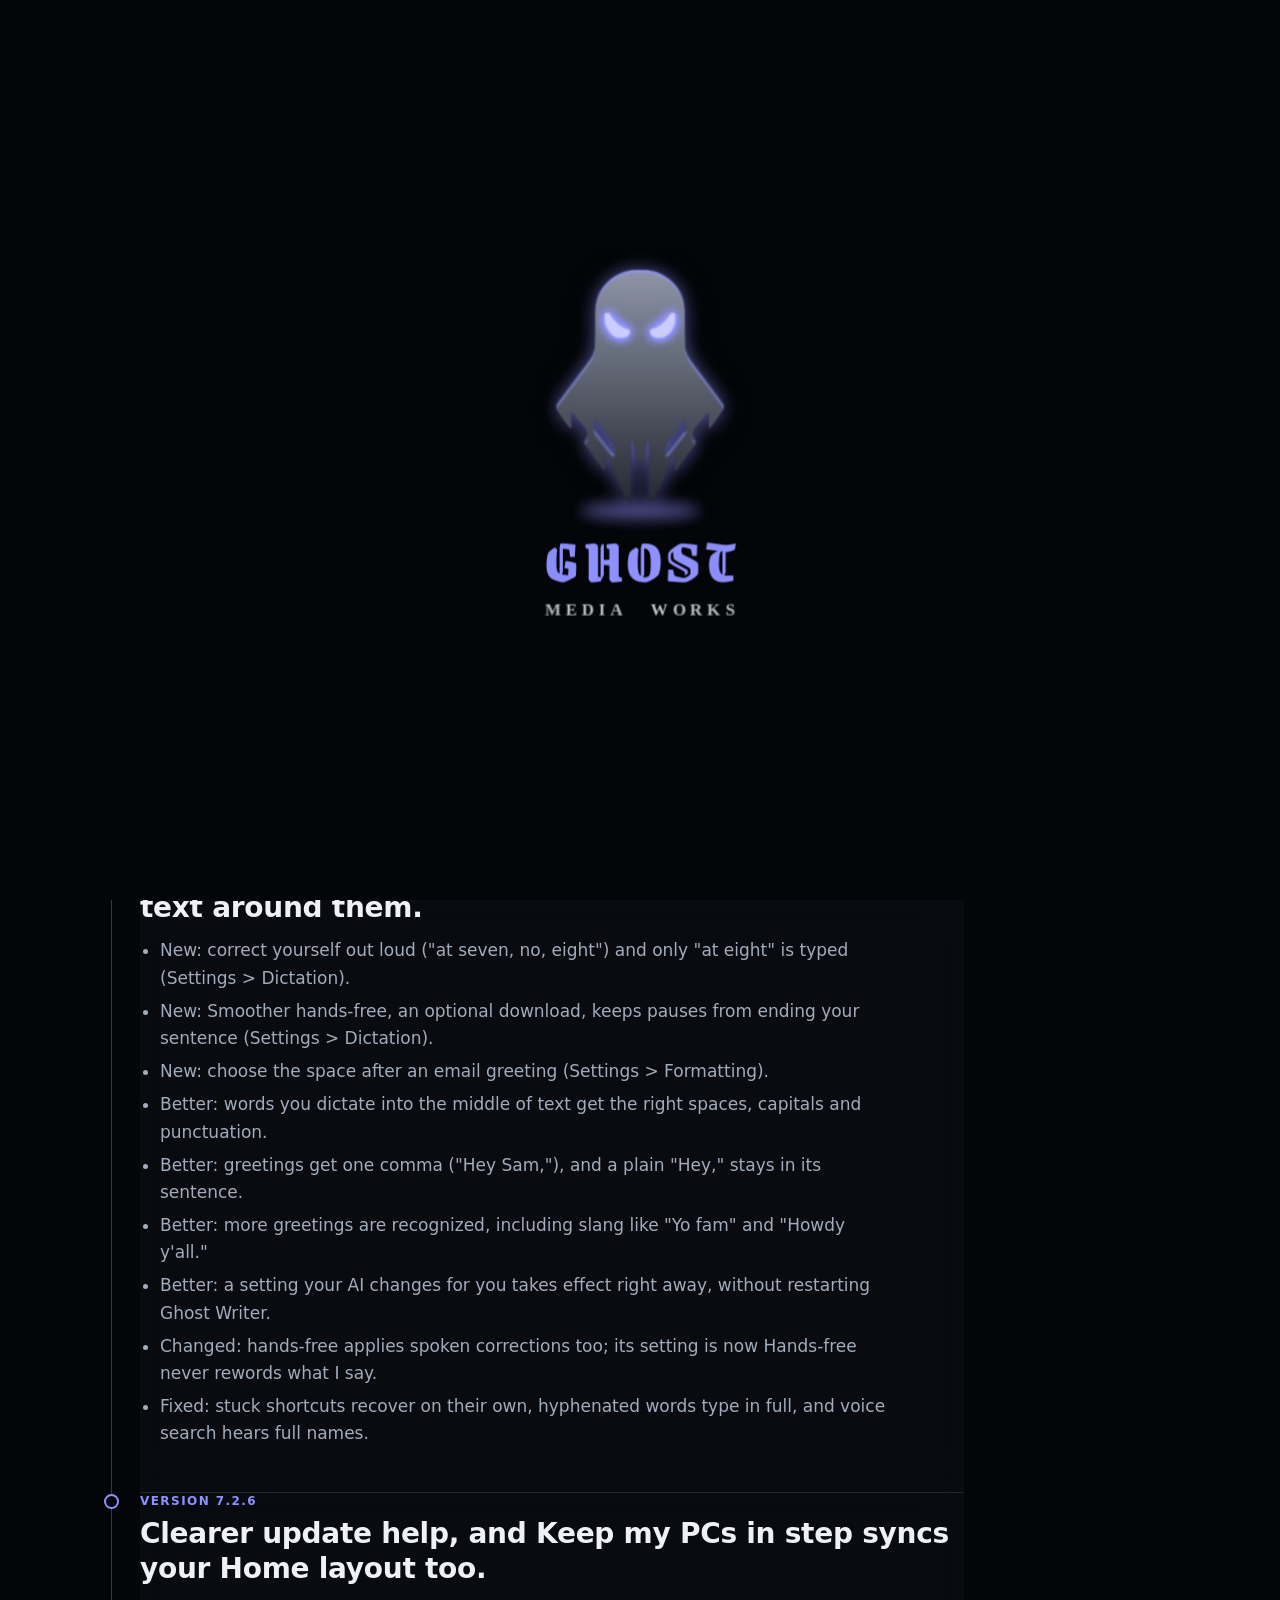
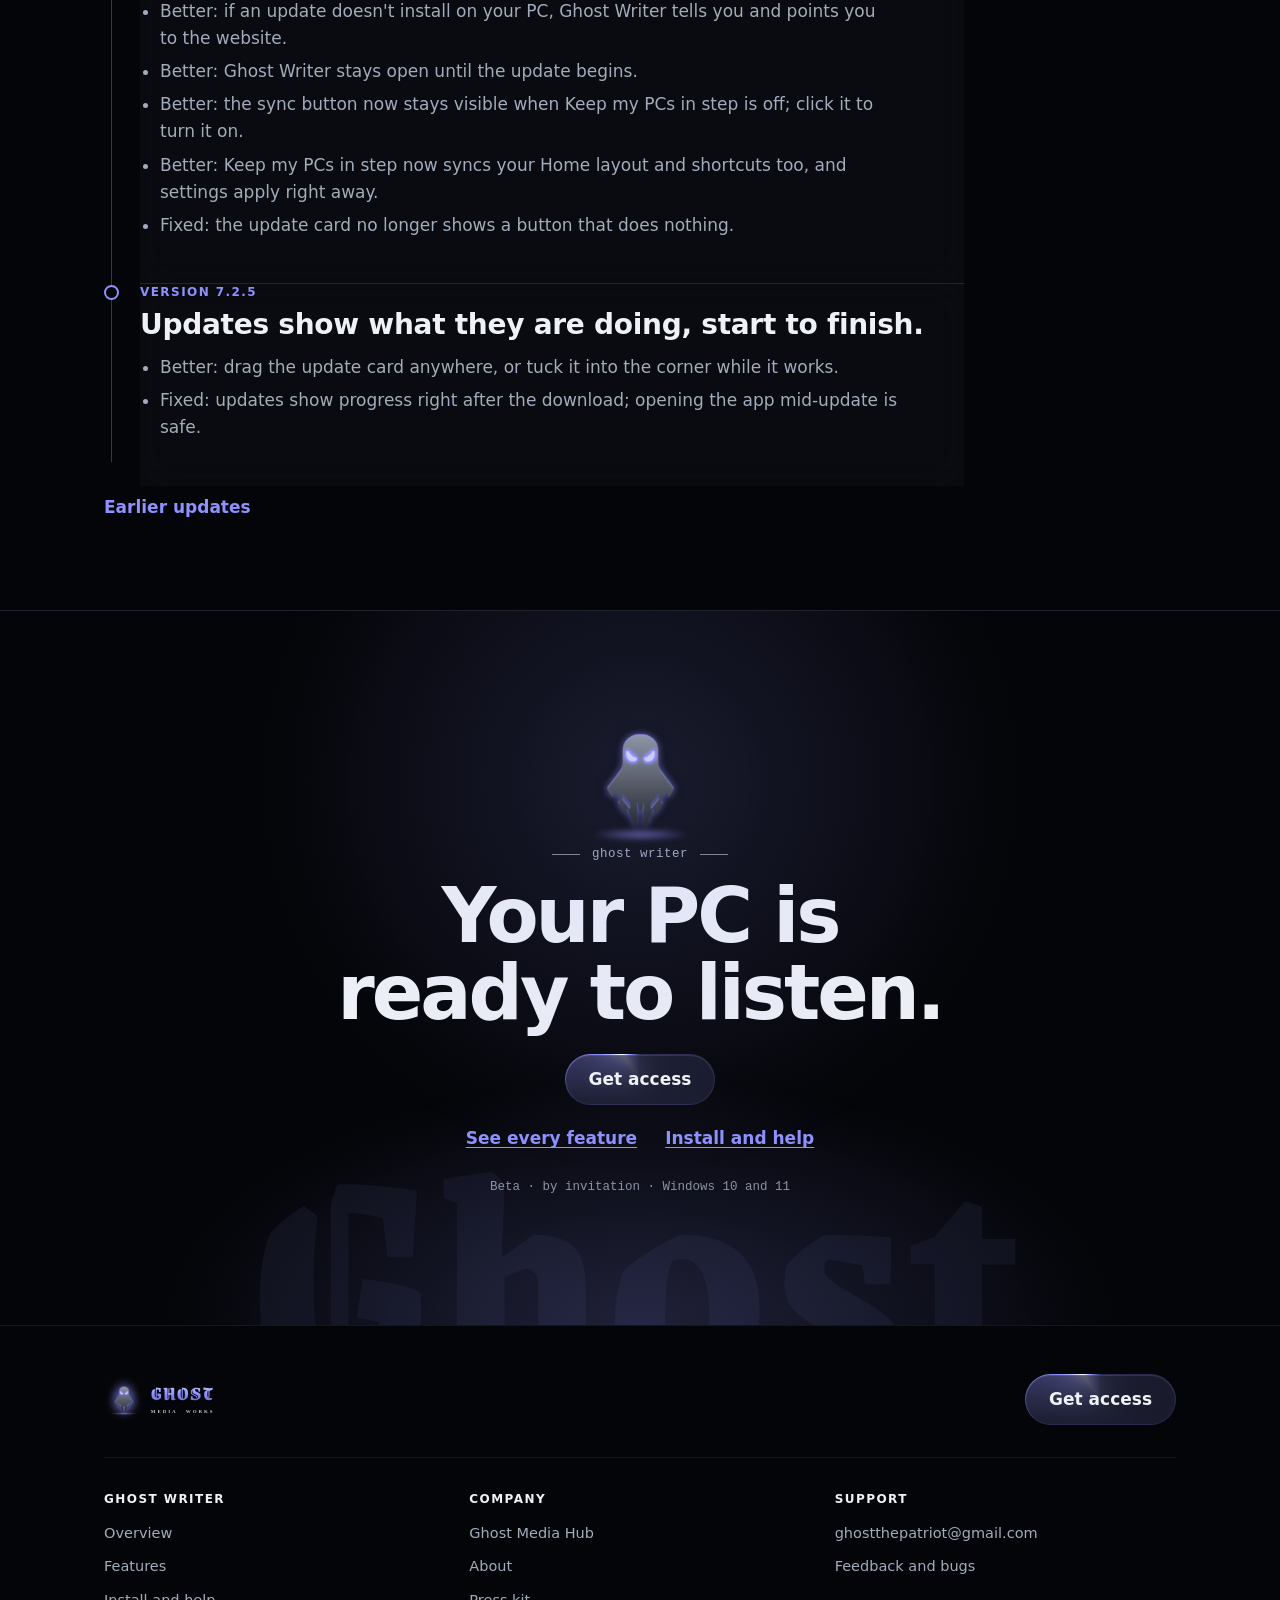
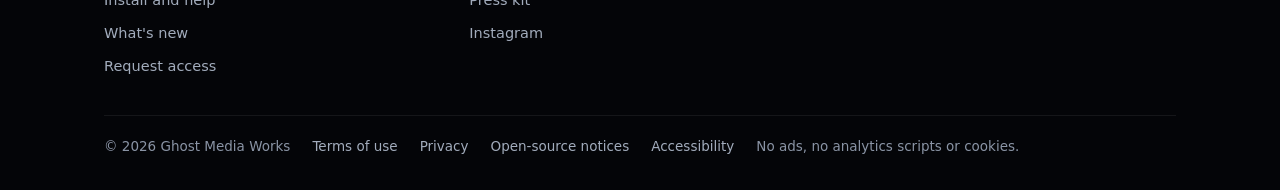
<file: ghost-writer/changelog/index.html>
<!doctype html>
<html lang="en">
<head>
<meta charset="utf-8">
<meta name="viewport" content="width=device-width, initial-scale=1, viewport-fit=cover">
<title>What&#x27;s new in Ghost Writer</title>
<meta name="description" content="Every Ghost Writer update in plain words, newest first. Ghost Writer checks for new versions when it starts and offers them with one click.">
<link rel="canonical" href="https://ghostmediaworks.com/ghost-writer/changelog/">
<meta property="og:type" content="website">
<meta property="og:site_name" content="Ghost Media Works">
<meta property="og:title" content="What&#x27;s new in Ghost Writer">
<meta property="og:description" content="Every Ghost Writer update in plain words, newest first. Ghost Writer checks for new versions when it starts and offers them with one click.">
<meta property="og:url" content="https://ghostmediaworks.com/ghost-writer/changelog/">
<meta property="og:image" content="https://ghostmediaworks.com/assets/social-ghost-writer.925238fd05.png">
<meta property="og:image:width" content="1200">
<meta property="og:image:height" content="630">
<meta property="og:image:alt" content="Ghost Writer: voice typing and a voice workspace for Windows. Beta, by invitation.">
<meta name="twitter:card" content="summary_large_image">
<meta name="theme-color" content="#040508">
<link rel="icon" href="/favicon.ico" sizes="any">
<link rel="icon" type="image/png" sizes="32x32" href="/assets/icons/favicon-32.png">
<link rel="apple-touch-icon" href="/assets/icons/apple-touch-icon.png">
<link rel="manifest" href="/site.webmanifest">
<link rel="preload" href="/assets/fonts/GrenzeGotisch-Site.woff" as="font" type="font/woff" crossorigin>
<link rel="stylesheet" href="/assets/site.f256f029d5.css">
<link rel="stylesheet" href="/assets/scenes.e36ffe90dc.css">
<link rel="stylesheet" href="/assets/request.55162ab120.css">
<link rel="stylesheet" href="/assets/gw.845aae23f5.css">
<link rel="stylesheet" href="/assets/more.81a8fa7b51.css">
<script src="/assets/head.3d74d729cb.js"></script><!-- theme, old-link forwarding, intro flag: runs before the page paints (no defer) -->
<script type="application/ld+json">
{
 "@context": "https://schema.org",
 "@graph": [
  {
   "@type": "Organization",
   "@id": "https://ghostmediaworks.com/#org",
   "name": "Ghost Media Works",
   "alternateName": [
    "Ghost Media",
    "GhostMediaWorks"
   ],
   "url": "https://ghostmediaworks.com/",
   "logo": "https://ghostmediaworks.com/assets/icons/icon-512.png",
   "email": "ghostthepatriot@gmail.com",
   "founder": {
    "@id": "https://ghostmediaworks.com/#ghost"
   },
   "sameAs": [
    "https://www.instagram.com/ghost_1krr/"
   ]
  },
  {
   "@type": "Person",
   "@id": "https://ghostmediaworks.com/#ghost",
   "name": "Ghost",
   "alternateName": [
    "Ghost 1kRR",
    "ghost_1krr"
   ],
   "jobTitle": "Founder",
   "sameAs": [
    "https://www.instagram.com/ghost_1krr/"
   ]
  },
  {
   "@type": "WebSite",
   "@id": "https://ghostmediaworks.com/#site",
   "url": "https://ghostmediaworks.com/",
   "name": "Ghost Media Works",
   "alternateName": "Ghost Media",
   "publisher": {
    "@id": "https://ghostmediaworks.com/#org"
   }
  }
 ]
}
</script>
</head>
<body>
<a class="skip" href="#main">Skip to content</a>
<header class="site-header">
  <div class="wrap inner">
    <a class="brand lg" href="/" aria-label="Ghost Media Works home">
      <span class="lg-press" aria-hidden="true"><span class="lg-sway">
        <span class="lg-orb"><span class="lg-halo"></span><span class="ghost-art"><span class="ghost"></span><span class="floor"></span></span></span>
        <span class="lg-col"><span class="lg-w"><span class="lg-l">G</span><span class="lg-l">H</span><span class="lg-l">O</span><span class="lg-l">S</span><span class="lg-l">T</span></span><span class="lg-mw"><span>m</span><span>e</span><span>d</span><span>i</span><span>a</span><span class="lg-sp"></span><span>w</span><span>o</span><span>r</span><span>k</span><span>s</span></span>
          <span class="lg-spec"><span class="lg-w"><span class="lg-l">G</span><span class="lg-l">H</span><span class="lg-l">O</span><span class="lg-l">S</span><span class="lg-l">T</span></span><span class="lg-mw"><span>m</span><span>e</span><span>d</span><span>i</span><span>a</span><span class="lg-sp"></span><span>w</span><span>o</span><span>r</span><span>k</span><span>s</span></span></span></span>
      </span></span>
    </a>
    <nav class="main-nav" aria-label="Main">
      <span class="product-switch" role="group" aria-label="Our apps">
        <a href="/ghost-writer/" data-nav="ghost-writer" aria-current="page"><svg viewBox="0 0 24 24" fill="none" stroke="currentColor" stroke-width="2" stroke-linecap="round" aria-hidden="true"><rect x="9" y="3" width="6" height="11" rx="3"/><path d="M5.5 11a6.5 6.5 0 0 0 13 0M12 17.5V21"/></svg>Ghost Writer</a>
        <a href="/media-hub/" data-nav="media-hub"><svg viewBox="0 0 24 24" fill="none" stroke="currentColor" stroke-width="2" stroke-linejoin="round" aria-hidden="true"><rect x="3" y="5" width="18" height="14" rx="3"/><path d="M10 9.2v5.6l4.8-2.8z"/></svg>Ghost Media Hub</a>
      </span>
      <a class="nav-plain" href="/about/" data-nav="about">About</a>
    </nav>
    <a class="button small header-cta" href="/ghost-writer/#request">Get access</a>
    <button class="theme-button header-theme" id="theme" type="button" data-theme-button aria-label="Theme: dark. Click to change.">
      <svg viewBox="0 0 24 24" fill="none" stroke="currentColor" stroke-width="2" aria-hidden="true"><circle cx="12" cy="12" r="9"/><path d="M12 3a9 9 0 0 1 0 18z" fill="currentColor"/></svg>
    </button>
  </div>
</header>
<main id="main" tabindex="-1">
<!-- Site film, What's new (PLAN.html chapter 12): a timeline you scroll down.
     Kit pieces (scenes.css/js): hero as .hero-film.scene with .count (the version counts up on arrival) and .glow;
     .light-pass on the newest headline (added by more.js, since the build writes that markup).
     Own (more.css/js): the rail around the build's <article class="change"> stops (dot per version, bullets arrive as a
     stop reaches the middle). <article class="change"><h2 class="change-title">Version 7.2.7</h2><p class="change-head">Corrections you say out loud, and words that fit the text around them.</p><ul><li>New: correct yourself out loud (&quot;at seven, no, eight&quot;) and only &quot;at eight&quot; is typed (Settings &gt; Dictation).</li><li>New: Smoother hands-free, an optional download, keeps pauses from ending your sentence (Settings &gt; Dictation).</li><li>New: choose the space after an email greeting (Settings &gt; Formatting).</li><li>Better: words you dictate into the middle of text get the right spaces, capitals and punctuation.</li><li>Better: greetings get one comma (&quot;Hey Sam,&quot;), and a plain &quot;Hey,&quot; stays in its sentence.</li><li>Better: more greetings are recognized, including slang like &quot;Yo fam&quot; and &quot;Howdy y&#x27;all.&quot;</li><li>Better: a setting your AI changes for you takes effect right away, without restarting Ghost Writer.</li><li>Changed: hands-free applies spoken corrections too; its setting is now Hands-free never rewords what I say.</li><li>Fixed: stuck shortcuts recover on their own, hyphenated words type in full, and voice search hears full names.</li></ul></article>
<article class="change"><h2 class="change-title">Version 7.2.6</h2><p class="change-head">Clearer update help, and Keep my PCs in step syncs your Home layout too.</p><ul><li>Better: if an update doesn&#x27;t install on your PC, Ghost Writer tells you and points you to the website.</li><li>Better: Ghost Writer stays open until the update begins.</li><li>Better: the sync button now stays visible when Keep my PCs in step is off; click it to turn it on.</li><li>Better: Keep my PCs in step now syncs your Home layout and shortcuts too, and settings apply right away.</li><li>Fixed: the update card no longer shows a button that does nothing.</li></ul></article>
<article class="change"><h2 class="change-title">Version 7.2.5</h2><p class="change-head">Updates show what they are doing, start to finish.</p><ul><li>Better: drag the update card anywhere, or tuck it into the corner while it works.</li><li>Fixed: updates show progress right after the download; opening the app mid-update is safe.</li></ul></article> / <article class="change"><h2 class="change-title">Version 7.2.4</h2><p class="change-head">Your PCs stay in step: the same words, notes and lists on each one.</p><ul><li>New: Keep my PCs in step shares your words, notes, lists and settings between your PCs (Settings &gt; General).</li><li>New: Search your PC finds just one kind of file: choose Files, then Slides, Spreadsheets, Pictures and more.</li><li>Better: Move my data now brings your to-do lists and what Train My Ghost taught (Settings &gt; General).</li><li>Better: Explain this and rewrite answers open sized to their text; drag an edge to resize them.</li><li>Fixed: long answers keep the end of each line, and Search your PC keeps every folder you leave out.</li></ul></article>
<article class="change"><h2 class="change-title">Version 7.2.3</h2><p class="change-head">Natural voices that sound like a person talking.</p><ul><li>New: make the natural voice deeper or higher, and teach it how to say a name (Settings &gt; Talk back).</li><li>New: while an update installs, you see each step, from getting ready to opening again.</li><li>New: Explain this, on the ghost&#x27;s menu, says in plain words what selected text means (needs an AI).</li><li>New: save selected text as a note, or add it to To-do one task per line, straight from the ghost&#x27;s menu.</li><li>New: Check consistency, a Quick fix that writes the same word the same way all through your text.</li><li>New: each spelling and grammar fix has a tick box, so you keep only the fixes you want, then Replace.</li><li>New: Your AI can look things up online, if you switch it on in Settings &gt; AI (it asks first).</li><li>Better: the natural voices read more like a person talking, and say names right (Settings &gt; Talk back).</li><li>Better: Hear this voice follows your speed and pitch; Notepad&#x27;s ghost button can read aloud.</li><li>Better: Talk back answers a command in a short sentence (&quot;Okay, I copied that.&quot;), not one clipped word.</li><li>Better: Settings&#x27; drop-down choices are rounded buttons whose arrow turns as the menu opens.</li><li>Better: if your microphone is muted, dictation tells you so instead of hearing nothing.</li><li>Better: the ghost&#x27;s menu learns what you pick most and puts it at the top (Settings &gt; AI).</li><li>Better: Your AI&#x27;s chat remembers what you said, and its answer shows as it is written.</li><li>Better: Your AI&#x27;s permissions are sorted into categories, with Turn all on and Turn all off.</li><li>Better: Quick fixes catch slips like &quot;your going&quot; and leave your words, dashes and titles as you wrote them.</li><li>Better: pop out a note, your To-do list or the Calendar as a slim pad you can drag and resize anywhere.</li><li>Changed: Your AI&#x27;s chat answers are read out loud only if you turn that on (Settings &gt; AI).</li><li>Changed: getting a natural voice now reads as getting the one you picked; the others come with it.</li><li>Changed: Talk back&#x27;s voice is now Cole, a calmer voice; pick another in Settings &gt; Talk back.</li><li>Fixed: the Windows key always lets go, About shows your real version, plus fixes in PowerPoint and Search.</li></ul></article>
<article class="change"><h2 class="change-title">Version 7.2.2</h2><p class="change-head">Your shortcut keys keep working, all day long.</p><ul><li>Changed: dark mode now uses the Graphite look if you were still on the original one.</li><li>Changed: Quick settings offers the Advanced download only when you turn Advanced on.</li><li>Fixed: shortcuts keep working after a lock, sleep or long use; hear Talk back voices before downloading.</li></ul></article>
<article class="change"><h2 class="change-title">Version 7.2.1</h2><p class="change-head">A new glass look, a Home you arrange, and your own AI if you want it.</p><ul><li>New: a glass look, dark and light, plus 22 color themes to pick from (Settings &gt; Look &amp; feel).</li><li>New: arrange Home your way: add, move and size boxes for to-dos, notes, stats, reminders and more.</li><li>New: put any to-do list on Home, pick your Quick settings and stats, and Undo any change as you arrange.</li><li>New: Your AI, on the left: stay fully local, or connect your own AI to chat with and use in the app.</li><li>New: your AI works in the app when you ask, with a switch per area, and asks first before anything risky.</li><li>New: ask for several steps at once, by voice or in the chat; your AI shows its plan and you say Go once.</li><li>New: a &quot;Hey Ghost&quot; request Ghost doesn&#x27;t know goes to your AI; the words are routed through its company.</li><li>New: AI rewrite, voice note AI and Help use your AI first, then this PC (Settings &gt; AI).</li><li>New: your AI can proofread what you dictate if you turn it on, and fix your last dictation (Settings &gt; AI).</li><li>New: Keep stats in step on my PCs shows one stat board for all your PCs (Settings &gt; General).</li><li>New: see Your stats for all time, the last 24 hours, 7, 30 or 90 days, or days you pick.</li><li>New: Planner holds your notes, many To-do lists in folders and a calendar that shows tasks on their day.</li><li>New: tasks get steps, repeats and reminders; say &quot;Hey Ghost, add milk to my groceries list&quot;.</li><li>New: see your words in the box as you speak, put right when you stop (Settings &gt; Dictation).</li><li>New: Talk back says answers, to-dos, reminders and AI replies aloud, in natural voices you can download.</li><li>New: Read aloud any text with the ghost, a right-click or &quot;Hey Ghost, read this&quot;, at the speed you like.</li><li>New: choose the microphone Ghost Writer listens to (Settings &gt; Sound &amp; microphone).</li><li>New: search your PC from the box at the top of the window; Related results catch mistyped words.</li><li>New: at sign-in, Ghost Writer can start quietly in the tray or open in front of you (Settings &gt; General).</li><li>New: stop hands-free with the X on its bar, and drag the bar anywhere on your screen.</li><li>Better: set each sound&#x27;s volume from Off to 100%, in Standard too (Settings &gt; Sound &amp; microphone).</li><li>Better: Home&#x27;s boxes fit every size, and Quick note has a big title, Copy and Rewrite with your AI.</li><li>Better: Windows default follows the microphone Windows uses, and a silent microphone is named.</li><li>Better: Clean up can clear Windows&#x27; own leftovers after one OK from Windows, and shows its progress.</li><li>Better: Search your PC shows the closest and newest matches first, in tidier results, on Home too.</li><li>Better: switches, pages, menus and scrolling glide smoothly, and the pointer is a hand on what you can click.</li><li>Better: Hey Ghost wakes by mistake less, hears more of your calls, and answers on a glass card.</li><li>Better: a to-do command by voice shows a card with what changed, and Undo.</li><li>Better: the record button in Voice notes glows with your voice.</li><li>Better: notes get a soft title line and a Title hint (Settings &gt; Planner).</li><li>Better: pages open faster, and Planner stays quick with thousands of notes and tasks.</li><li>Better: About, Help and the Your AI page say plainly what your own AI may read and what stays on this PC.</li><li>Changed: Settings lists its sections on the left, one at a time, and its search knows everyday words.</li><li>Changed: Notepad is now Planner, with your notes, To-do and Calendar inside.</li><li>Changed: the Hey Ghost sensitivity slider now goes from Fewest mistakes to Catch everything.</li><li>Changed: without your AI, a correction like &quot;no wait&quot; or quoted words are not run; say one command.</li><li>Changed: your AI opens the documents and folders it finds for you, but never starts a program.</li><li>Changed: news from the Ghost Writer team shows in its own box when you&#x27;re in the app, not while you talk.</li><li>Changed: new installs start with Windows quietly, in Standard, with the Graphite look and sounds at full.</li><li>Changed: on new installs the helper ghost is easier to see, and Talk back uses the Grant voice.</li><li>Changed: Ghost Writer now needs Windows 10 version 1809 or newer, or Windows 11 (64-bit).</li><li>Fixed: typing in Outlook, safe clicking away mid-dictation, noisy rooms, freezes, notes kept safe and more.</li></ul></article>
<article class="change"><h2 class="change-title">Version 7.2.0</h2><p class="change-head">Moving your data to another PC is clearer.</p><ul><li>Better: press Send again within 15 minutes to see your code again (Settings &gt; General &gt; Move my data).</li><li>Fixed: moving your data no longer leaves &quot;Sending your data…&quot; up, gives up on a stuck line, and Paste works.</li></ul></article>
<article class="change"><h2 class="change-title">Version 7.2</h2><p class="change-head">Move your data to another PC.</p><ul><li>New: Settings &gt; App &gt; Move my data brings your notes, words, stats and settings to another PC on your key.</li><li>New: in Advanced, you pick what moves, your dictation history too.</li><li>New: Save to a file moves all your data, voice notes too, to another PC without the internet.</li><li>Better: the update box now says only how big the download is.</li><li>Fixed: a name you use and everyday words that sound like it are both typed right now.</li></ul></article>
<article class="change"><h2 class="change-title">Version 7.1</h2><p class="change-head">Switch between dark and light with one click.</p><ul><li>New: a sun and moon button in Quick settings switches between dark and light (Home).</li><li>Better: changing between dark and light now fades smoothly instead of freezing the window for seconds.</li><li>Better: pages open in one smooth step instead of drawing in pieces, and Your stats opens at once.</li></ul></article>
<article class="change"><h2 class="change-title">Version 7.0</h2><p class="change-head">A smoother microphone, and updates you can install from one clear button.</p><ul><li>New: the Updates button at the bottom of the side menu opens What&#x27;s new and checks for a new version.</li><li>New: most updates download only what changed and install in a click; if one fails, you keep your version.</li><li>New: say &quot;Hey Ghost, find taxes&quot; (or &quot;Ghost, find taxes&quot;) to search your PC for those words.</li><li>Better: the microphone no longer skips bits of your voice while your PC is busy, so dictation stays smooth.</li><li>Better: after a pause, the start sound plays once the microphone is listening, so your first word is kept.</li><li>Better: a download shows its own progress bar in the side menu and in What&#x27;s new, never cut off.</li><li>Better: when a new version is out, What&#x27;s new says it&#x27;s ready, with one Update now button.</li><li>Better: Restart hides the window at once and is back sooner, and a stuck shutdown can no longer hang it.</li><li>Better: the Hey Ghost switch on Home shows Ghost Writer&#x27;s own ghost, drawn as a thin line.</li><li>Changed: the voice command key now plays the ghost&#x27;s chime, like &quot;Hey Ghost&quot;, instead of the dictation sounds.</li><li>Changed: Hey Ghost on Home is one chip with a real on/off switch, easy to hit (the tiny x is gone).</li><li>Fixed: the bubble no longer shakes under the mouse, your first word is kept, and email greetings stay whole.</li></ul></article>
<article class="change"><h2 class="change-title">Version 6.9</h2><p class="change-head">Voice notes that do more, a tidier PC, and a Ghost that learns your style.</p><ul><li>New: start a voice note from any app: say &quot;Hey Ghost, start a voice note&quot; or press Alt+Shift+N.</li><li>New: voice notes can record the PC&#x27;s sound too, so calls and videos are kept (Settings &gt; Voice notes).</li><li>New: reminders from your voice notes: say &quot;call the dentist tomorrow at three&quot;, then set it in a click.</li><li>New: translate a voice note into 12 languages; needs Advanced.</li><li>New: Clean up shows apps that start with Windows, apps you never open, and old downloads to clear.</li><li>New: Clean up finds duplicate files, empty folders and leftovers of removed apps; needs Advanced.</li><li>New: a heads-up when a drive is nearly full (Settings &gt; Search your PC).</li><li>New: Train My Ghost learns how you write, like UK spelling or OK, and writes it that way (Settings).</li><li>New: Restart sits beside Quit, under Ghost Writer&#x27;s name at the bottom of the side menu.</li><li>Better: Voice notes puts your words first: pin notes, see them by day, fix a word with a double-click.</li><li>Better: searching voice notes shows the line you said and plays from that moment.</li><li>Better: the listening bar glows softly so it stands out on dark pages (Settings &gt; App).</li><li>Better: a tidier look all round: one-piece switches in Settings, a cleaner Quick fix and Clean up.</li><li>Better: &quot;Hey Ghost&quot; commands are read by your dictation&#x27;s own speech AI, so far more work first time.</li><li>Better: Ghost waits until you&#x27;ve said an app&#x27;s whole name, and asks &quot;Did I get that right?&quot; when unsure.</li><li>Changed: &quot;Hey Ghost, minimize&quot; minimizes the window in front, and &quot;go away&quot; sends the listening ghost away.</li><li>Fixed: commands like &quot;close the browser tab&quot;, dictation typed twice in busy apps, and pasting your key.</li></ul></article>
<article class="change"><h2 class="change-title">Version 6.8</h2><p class="change-head">Voice notes, Train My Ghost, and a fresh new look.</p><ul><li>New: Voice notes (beta): record, replay and search what you said; summaries and to-dos need Advanced.</li><li>New: Train My Ghost: fix a voice note&#x27;s unsure words (each note&#x27;s Train button) and it learns them.</li><li>New: a fresh look, with a side menu of icons, cleaner pages and Settings grouped into cards.</li><li>New: a new look for the Ghost himself: smoky grey with glowing indigo eyes, everywhere he appears.</li><li>New: a smaller, smoother listening bar: your voice as one flowing line, true to how loud you speak.</li><li>New: Hey Ghost answers show as a small card; a green check only when something was done.</li><li>New: a short logo animation plays while Ghost Writer starts (Settings &gt; App).</li><li>Better: Polished and Formal writing styles turn everyday speech into work-ready writing (Settings).</li><li>Better: drag Search your PC results into any app, or open it by saying &quot;Hey Ghost, search my PC&quot;.</li><li>Better: Settings, Help and the other main pages open at once, even the first time (Settings &gt; App).</li><li>Changed: About is now in Settings, with a Contact us button, and we can show you important notices.</li><li>Changed: Ghost Writer&#x27;s website has a new home: ghostmediaworks.com/ghost-writer.</li><li>Fixed: misfiring voice commands, clearer dictation, smoother scrolling, faster PC search, quick voice notes.</li></ul></article>
<article class="change"><h2 class="change-title">Version 6.7</h2><p class="change-head">Access keys work on more PCs.</p><ul><li>Fixed: the access key now checks on PCs where it couldn&#x27;t before, and says why if it still can&#x27;t.</li></ul></article>
<article class="change"><h2 class="change-title">Version 6.6</h2><p class="change-head">By invitation, plus Screen context for better names.</p><ul><li>New: Ghost Writer is by invitation; your access key is checked online and works 3 days offline.</li><li>New: Screen context reads the window you&#x27;re typing in, so names and topic words come out right.</li><li>Better: choose how long the ghost beside selected text stays (Settings &gt; AI).</li><li>Fixed: no made-up words over background sound, no lost spaces, and fewer ghost pop-ups by mistake.</li></ul></article>
<article class="change"><h2 class="change-title">Version 6.5</h2><p class="change-head">Clean up your drives from Search your PC.</p><ul><li>New: Clean up (in Search your PC) frees disk space by removing junk and showing your biggest files.</li><li>Better: fold or open any Settings section by clicking its heading, and it stays that way.</li><li>Fixed: no made-up words after long dictations, no split greetings, and no stuck Windows key.</li></ul></article>
<article class="change"><h2 class="change-title">Version 6.4</h2><p class="change-head">Hey Ghost hears you better, even over music and shows.</p><ul><li>New: &quot;Hey Ghost, turn up the volume&quot; and &quot;turn down the volume&quot;.</li><li>Better: &quot;Hey Ghost&quot; catches more commands the first time and wakes by mistake far less, even over music.</li><li>Better: pick any shortcut you like, with a warning if Windows already uses it.</li><li>Better: if your microphone is muted, Ghost Writer says so and how to fix it.</li><li>Fixed: screenshots taken by voice no longer show the ghost in the picture.</li></ul></article>
<article class="change"><h2 class="change-title">Version 6.3</h2><p class="change-head">Safer settings and lower power use.</p><ul><li>Better: your settings, history, stats and notes are never reset if Windows is slow at startup.</li><li>Better: Search your PC and &quot;Hey Ghost&quot; use much less power.</li><li>Fixed: on a slow PC, search boxes no longer get your words twice.</li></ul></article>
<article class="change"><h2 class="change-title">Version 6.2</h2><p class="change-head">Search your PC, smarter word choice and exact hands-free.</p><ul><li>New: Search your PC finds any file, folder, app or setting by name; Alt+Shift+S opens it anywhere.</li><li>New: clearly misheard words are swapped for the sound-alike that fits what&#x27;s already in the box.</li><li>New: a Formatting page and Reset buttons in Settings, plus a choice of space between paragraphs.</li><li>Better: hands-free types exactly what you say and ignores quieter voices from videos or TV.</li><li>Better: rounded panels everywhere, and Home shows whether &quot;Hey Ghost&quot; is listening.</li><li>Fixed: more reliable &quot;Hey Ghost, hands-free&quot;, shortcuts and multi-screen use, plus a dozen smaller fixes.</li></ul></article>
<article class="change"><h2 class="change-title">Version 6.1</h2><p class="change-head">A new Help page, and hands-free keeps your words.</p><ul><li>New: a Help page; click the ? beside the gear or say &quot;Hey Ghost, help&quot;.</li><li>New: an Automatic paragraphs switch on Home.</li><li>Better: hands-free keeps your words as said and only drops &quot;um&quot; and &quot;uh&quot;.</li><li>Changed: Launch when I sign in moved to Settings &gt; App.</li><li>Fixed: Advanced no longer drops soft first or last words, and taught words stop replacing real ones.</li></ul></article>
<article class="change"><h2 class="change-title">Version 6.0</h2><p class="change-head">Leaner, faster, and quicker voice commands.</p><ul><li>Better: the app is smaller, opens faster and uses less power while always listening.</li><li>Better: quick commands like &quot;Ghost paste&quot; work said fast, with no pause.</li><li>Better: dictate into the middle of text and the grammar check fixes the rest of that sentence.</li><li>Better: the Voice commands tab is easier to scan.</li><li>Fixed: no doubled sentences, no &quot;Hey guys&quot; typed as &quot;Hey Ghost&quot;, and no stray capitals over selections.</li></ul></article>
<article class="change"><h2 class="change-title">Version 5.9</h2><p class="change-head">Hey Ghost understands more, and you can make your own voice commands.</p><ul><li>Hey Ghost understands commands where two s sounds run together, like close Spotify or Ghost, stop.</li><li>Hey Ghost, stop ends hands-free more reliably, even right at the end of a sentence. Turn off hands-free and hands-free off work too.</li><li>After Hey Ghost, the listening ghost waits 3.5 seconds for your command, then fades away. Say it in one breath or pause first; both work.</li><li>Say Ghost or Hey Ghost before any command. Ghost, open Spotify works the same as Hey Ghost, open Spotify.</li><li>New on the Voice commands tab: a wake word sensitivity slider, from Speak up to Ultra sensitive. The new default hears softer voices than before.</li><li>Hey Ghost no longer wakes when someone nearby just says Hey Gus or a ghost in a sentence.</li><li>New shortcuts: let go of Win+Alt to turn hands-free on or off. Hold Ctrl+Alt for a voice command. Win+Alt+R and other Win+Alt shortcuts still work.</li><li>Fixed: the listening ghost could stay on screen after a tiny sound, or appear from keys another program sent.</li><li>Fixed: with several screens, the helper ghost no longer jumps between them. It stays on the screen you&#x27;re using.</li><li>Fixed: sound from your own speakers, or a muted microphone&#x27;s faint hiss, could wake Hey Ghost. Your voice is heard as before.</li><li>Hey Ghost, hide works far more often, even when the speech model mishears hide.</li><li>Say an email or web address and it&#x27;s written as one: john dot smith at gmail dot com becomes john.smith@gmail.com.</li><li>Improve writing now really edits: it cuts filler and wordiness and keeps your tone. Changed words show in color (Settings, AI rewrite).</li><li>Hey Ghost guesses a command it doesn&#x27;t know and asks: Did I get that right? Say yes and it learns your words. Switch it in Voice commands.</li><li>New voice command diary (Voice commands tab): records every voice command for a day, on this PC only, so misses can be fixed.</li><li>Settings has a search box and new groups. Sounds, the microphone, hands-free timing and double-tap speed can now be changed there.</li><li>The Hey Ghost helper ghost is easier to see, with a slider in Settings. The ghost beside selected text has its own switch.</li><li>Windows now calls the app Ghost Writer, not Python: on the microphone in use icon, in Task Manager, Startup apps and notifications.</li><li>Pop-ups like Improve writing can be dragged anywhere on the screen.</li><li>New rounded search bars in Settings and Notepad that keep their shape when you click them.</li><li>Settings that change a look show a preview, like the helper ghost&#x27;s visibility. The volume slider plays a sample sound.</li><li>Make your own voice commands: up to 10 phrases each, for a site, an app, keys, text or any command, picked from a scrolling list. Voice tab or Settings.</li><li>Say Ghost, pause, then the command: it now waits for you instead of saying it didn&#x27;t understand.</li><li>Just say a web address after Ghost (Ghost, walmart.com) and it opens. Ghost, close amazon.com closes that browser tab.</li><li>Hey Ghost understands more of how the speech model writes commands, like GhostOpenAmazon.com, pull-up, or and Ghost, close Outlook.</li><li>Apple Music opens its web player when the app isn&#x27;t on your PC. The Voice commands tab explains everything more clearly.</li></ul></article>
<article class="change"><h2 class="change-title">Version 5.8</h2><p class="change-head">More ways to open and close apps by voice.</p><ul><li>Say run, open, or start to launch an app. Close, kill, exit, quit, or shut down closes any app you name.</li><li>Hey Ghost understands many ways to open, switch to, or close an app, open a folder, go to a site, or search.</li><li>If Hey Ghost does not know that app, the question mark ghost comes back. Open Apple Music opens applemusic.com.</li><li>Open amazon.com opens that site. If the app is on your PC, open Amazon opens the app.</li><li>Fixed: starting to dictate after Hey Ghost cancels that command and the listening ghost goes away.</li><li>When a command works, the listening ghost steps aside and a card in the middle of the screen confirms it.</li><li>Say stop to send the listening ghost away, or turn voice commands off.</li><li>Hey Ghost runs play and pause right away, and a finished command is not read a second time.</li></ul></article>
<article class="change"><h2 class="change-title">Version 5.7</h2><p class="change-head">More Hey Ghost commands and a softer light mode.</p><ul><li>Hey Ghost understands more ways to move windows and tabs, and more ways to ask for the time, a timer, the volume, or a song.</li><li>Say run, launch, or start plus an app name. Run Rocket League opens that game. If no app is found, its website opens.</li><li>When a command goes through, the listening ghost steps aside and a small see-through note takes its place.</li><li>Light mode uses a softer white, so the page is easier on your eyes.</li></ul></article>
<article class="change"><h2 class="change-title">Version 5.6</h2><p class="change-head">Hey Ghost runs your PC: apps, timers, music and more.</p><ul><li>A real word is corrected again only in the same kind of sentence. A name, or a pair you type yourself, is still corrected every time.</li><li>Hey Ghost is heard more reliably. Speech that writes HeyGhost, Hey go, or He goes still counts; Hey gosh does not.</li><li>Hold Win+Alt or Ctrl+Alt and say a command. A faint ghost with a question mark shows it is listening.</li><li>Fixed: only one ghost appears when you ask for help, by keys or by saying Hey Ghost.</li><li>Fixed: holding Win+Alt no longer types what you said. It runs it as a Ghost command.</li><li>Hey Ghost runs your PC: open, switch to or close any app by name, open folders and Settings pages, go to a website, or search the web.</li><li>Fixed: close Google or Chrome closes Google Chrome. Minimize Google minimizes that window instead of Ghost Writer.</li><li>Say undo, save, select all, new tab, close the tab, go back, scroll down, zoom in, snap left, or minimize. Hey Ghost, send presses Enter.</li><li>Set a timer or a reminder, ask for the battery or the volume, set the volume to a level, and play, pause, or skip music in any app.</li><li>Fixed: Hey Ghost, unmute no longer mutes a PC that was not muted, and volume up or down now moves a step you can hear.</li><li>Fixed: when paste does not land, the same words are typed in. In Wizard101, press Enter to open chat first.</li><li>Fixed: Hey Ghost, new line or new paragraph no longer presses Enter a second time, which was making Windows play its error sound.</li></ul></article>
<article class="change"><h2 class="change-title">Version 5.5</h2><p class="change-head">Hey Ghost runs more of the app, and a fresh violet look.</p><ul><li>Hey Ghost runs more of the app in your own words: open a page, pop the Notepad out or put it back, and it stays on the screen you are using.</li><li>Say it in one breath, or wait for the tick. A pause or a slightly off word still works, and a question mark shows when it does not understand.</li><li>Ask the time or date and a large clock flashes by the ghost. Also mute, volume, lock, screenshot, Calculator, File Explorer, and show desktop.</li><li>Turn hands-free off in your own words, or say Ghost, enter. Copy and paste work in the app you are in, and close shuts File Explorer or the window in front.</li><li>Names you taught stay right with an accent. A fix is saved after two corrections, you can type your own, and clock no longer becomes a saved name.</li><li>A sentence repeated at the end of a dictation is left out. After your words are typed, they come off the Windows clipboard.</li><li>The window is more open, in violet and blue. The title fades between them, and the greeting says you are in Ghost mode.</li><li>A new line sits under the greeting. The listening ghost is a little easier to see on a light page.</li><li>Light mode is a white page with light blue fields. The title, greeting, buttons, and voice answers stay easy to read.</li><li>Voice commands lists every command in boxes you can open. Advanced ones are marked, the counts are easier to read, and opening a box no longer flashes.</li></ul></article>
<article class="change"><h2 class="change-title">Version 5.4</h2><p class="change-head">Hey Ghost is heard more reliably.</p><ul><li>Fixed: Hey Ghost is heard even when it isn&#x27;t the first thing you said in a phrase.</li><li>Fixed: in a noisier room, a long stretch of sound no longer makes Hey Ghost vanish.</li><li>You can also say Hi Ghost or Okay Ghost; Ghost Writer treats those as Hey Ghost.</li><li>Fixed: Hey Ghost no longer goes quiet after you dictate; it keeps using the same microphone.</li></ul></article>
<article class="change"><h2 class="change-title">Version 5.3</h2><p class="change-head">Drop files onto Transcribe, and a steadier Hey Ghost.</p><ul><li>Fixed: dragging a browser scrollbar no longer makes the selection ghost appear.</li><li>Drop audio or video files onto the Transcribe page to start a transcript. Choose audio files still works.</li><li>Fixed: dropping audio or video files onto Transcribe no longer closes Ghost Writer.</li><li>The Transcribe drop area is twice as tall and shows a file drop icon.</li><li>While you dictate or use Hey Ghost, Ghost Writer reduces computer playback and background noise on this PC.</li><li>Fixed: Hey Ghost is less likely to miss a quiet start or end of your voice.</li><li>After the chime, a slightly misheard Hey Ghost no longer loses the command.</li><li>Short commands can start sooner when said in one breath; note titles and text still wait for the full phrase.</li><li>Fixed: hands-free can stop when speech recognition hears &quot;Hey Ghost, stop&quot; as &quot;and go stop&quot; or &quot;here goes stop&quot;.</li><li>Fixed: Ghost Writer now tells you when it heard Hey Ghost but couldn&#x27;t understand the command.</li><li>Fixed: Ghost Writer waits for selected text to finish copying before it tries to rewrite it.</li></ul></article>
<article class="change"><h2 class="change-title">Version 5.2</h2><p class="change-head">Hey Ghost voice commands, and Ghost Writer learns from your fixes.</p><ul><li>Ghost Writer now reads the text already in the box you dictate into, and listens out for its names and terms.</li><li>So a name or word that&#x27;s already written, like a colleague&#x27;s name or a product, is heard right far more often.</li><li>Dictating into casual lowercase writing? Your words come out casual too (in the Relaxed and Natural styles).</li><li>Fix a word Ghost Writer got wrong, and it learns: from then on it listens out for that word and fixes it for you.</li><li>See and remove what it has learned in Settings, under Learning from your corrections. It all stays on this PC.</li><li>Hands-free gets all of this too: each phrase hears the box you are in, matches its style, and your fixes are learned.</li><li>The ghost now sits right at the end of the last word you selected, not after a space or on the next line.</li><li>With several screens, the ghost, its menu and every pop-up open on the screen you are working on, never cut off.</li><li>Right-click Ghost Writer on the taskbar: start hands-free, switch mode, a new note, writing style or Settings.</li><li>The tray icon menu has hands-free, writing style and speech accuracy too. The taskbar now says Ghost Writer, not Python.</li><li>Ghost Writer now looks for a new version every time it starts, and tells you with a Windows notification.</li><li>Settings is now the gear at the top right, so the tabs are just what you do: Home, Notepad, Transcribe and About.</li><li>What&#x27;s new has a Check for updates button, and offers the update right there when there is one.</li><li>Fixed: in a small window the Speech accuracy button on Home was cut off.</li><li>Voice commands now start with &quot;Hey Ghost&quot;, like &quot;Hey Ghost, new paragraph&quot;. Without it, the same words are just typed.</li><li>A new Voice commands tab lists every command with an example, and has a switch to turn them off.</li><li>New, off by default: always listen for &quot;Hey Ghost&quot;. Start hands-free, rewrite a selection and more, by voice.</li><li>Say &quot;Hey Ghost, stop&quot; to end hands-free. Settings is now grouped: Dictation, AI, Keyboard and App.</li><li>A command said on its own works too: say &quot;Hey Ghost, new paragraph&quot;, then carry on. &quot;Scratch that&quot; removes your last dictation.</li><li>Always listening gives a soft tick when it hears &quot;Hey Ghost&quot;. Say &quot;Hey Ghost&quot;, wait for it, then the command if you like.</li><li>Your stats is now a tab of its own, next to Home.</li><li>While Ghost Writer waits for your command, a faint ghost hovers at the bottom of the screen, then fades away.</li><li>&quot;Hey Ghost&quot; is picked up far more reliably, and the chime comes as soon as you say it.</li><li>While you dictate, only the dictation commands (new paragraph, new line, scratch that, lists) do anything.</li><li>Fixed: &quot;Hey Ghost&quot; was sometimes written &quot;Hay Ghost&quot;. Common words are no longer mistaken for names to listen for.</li><li>Say commands your way: &quot;Hey Ghost, start a new note and name it Daily Allowance&quot;. It does what it understands.</li><li>Ask for several things at once, open any page, change the theme or check for updates, all by voice.</li><li>One correction is enough: Ghost Writer learns it straight away, and a faint thinking ghost shows when it does.</li><li>Always listening stays as you left it when Ghost Writer restarts, and Home shows when Ghost is listening.</li><li>In hands-free, &quot;Hey Ghost, stop&quot; ends it. Voice commands are marked Beta while they are new.</li><li>Fixed: in Chrome the selection ghost could appear by the mouse instead of after the selected words.</li></ul></article>
<article class="change"><h2 class="change-title">Version 5.1</h2><p class="change-head">Pop-ups close when you click away.</p><ul><li>Pop-ups no longer stay on screen when you leave: the ? explanations, pickers, menus and boxes close as soon as you click away.</li><li>They also close when you switch to another app, so nothing is left floating over your other windows.</li></ul></article>
<article class="change"><h2 class="change-title">Version 5.0</h2><p class="change-head">Speech accuracy levels, the selection ghost and a roomier Notepad.</p><ul><li>Right-click in a note for Cut, Copy, Paste, Delete, Select all, Undo and Redo, plus Rewrite with AI.</li><li>Right-click works in Ghost Writer&#x27;s other text boxes too, like Search.</li><li>Highlighted text in notes is easy to read now: dark ink on the highlight color, like a real highlighter.</li><li>Pop out the Notepad into its own big window, with nothing else around it. Close it to go back to the app.</li><li>The ‹‹ arrow on the notes list folds it away, so the note you&#x27;re writing gets the whole width. ›› brings it back.</li><li>Attachments show a picture preview, or the file&#x27;s type, with a ✕ to remove each one.</li><li>Select text in a note and a small glowing ghost appears beside it: click it to rewrite just that part with AI.</li><li>The AI rewrite button is now Ghost Writer&#x27;s own glowing ghost.</li><li>The ghost works on every PC: Quick fixes for spelling and grammar, more formal, and letter case need no AI.</li><li>Spelling uses Windows&#x27; own spell checker, offline. Names and words it isn&#x27;t sure about are left alone.</li><li>Menus, like the ghost&#x27;s rewrite options, close as soon as you click elsewhere or switch to another app or tab.</li><li>Select text with the mouse in any app and a small glowing ghost appears beside it: click it for AI rewrite.</li><li>To show it, Ghost Writer only checks that something is selected. Switch it off in Settings, under AI rewrite.</li><li>Fixed: on smaller screens some pages (like Shortcuts) were cut off. Anything that doesn&#x27;t fit now scrolls.</li><li>Smoother scrolling everywhere: the mouse wheel and touchpad glide instead of jumping, and long notes no longer skip.</li><li>Fixed: at the bottom of a page or note, the scrollbar showed as if it were at the top.</li><li>The developer error log only lists real faults now, not things Ghost Writer handled as designed.</li><li>If Advanced stops working mid-session, Standard types that dictation instead (nothing is lost) and Advanced restarts.</li><li>Standard no longer sometimes drops the last unfinished words of a phrase when you pause mid-sentence.</li><li>The bubble says &quot;Starting mic&quot; for the moment the microphone takes to start, then &quot;Listening&quot;.</li><li>The microphone stays ready for a minute after each dictation (was 20 s), so fewer first words are clipped.</li><li>Ghost Writer uses far less processor while idle, which is easier on a laptop&#x27;s battery.</li><li>New in Settings: Speech accuracy. Balanced is the default; Most accurate makes about 40% fewer mistakes.</li><li>Light is quickest, for older PCs. Your choice is saved and kept until you change it.</li><li>Pick it from Home too: a power-level drop-down, shown while Standard does the transcribing. More power, more time.</li><li>If dictation is slow on your PC, Ghost Writer suggests a quicker level once. It never changes it by itself.</li><li>Standard hears soft voices and quiet microphones better (about 12% fewer mistakes there), at no cost in speed.</li><li>Hands-free in Standard is more accurate: it no longer gets thrown off by sentences you already finished.</li><li>Fixed: Always Listening now notices when its microphone fails or disconnects, retries it, and shows when it is starting.</li></ul></article>
<article class="change"><h2 class="change-title">Version 4.9</h2><p class="change-head">Shortcuts moved into Settings.</p><ul><li>Shortcuts has moved into Settings, so the tabs along the top are simpler. Edit on Home still opens it.</li></ul></article>
<article class="change"><h2 class="change-title">Version 4.8</h2><p class="change-head">A Notepad freeze fixed.</p><ul><li>Fixed: clicking ✨ in Notepad with no text selected made Ghost Writer stop responding.</li></ul></article>
<article class="change"><h2 class="change-title">Version 4.7</h2><p class="change-head">AI rewrite: improve, shorten or reshape your text.</p><ul><li>New: AI rewrite. Improve, shorten, or turn your text into an email, meeting notes or a summary.</li><li>In Notepad, click ✨ in the toolbar. In any app, select text and press Alt+Shift+R.</li><li>You see the result first; your text only changes if you choose Replace.</li><li>Use your own local AI: pick a model you run with Ollama or LM Studio, in Settings under AI rewrite.</li></ul></article>
<article class="change"><h2 class="change-title">Version 4.6</h2><p class="change-head">Advanced mode on AMD and Intel graphics cards.</p><ul><li>Advanced mode now works on AMD and Intel graphics cards too, not just NVIDIA.</li><li>It needs a card with its own memory: 4 GB for the big speech model, 6 GB for smart formatting too.</li><li>Each PC downloads only what its card needs: 3.3 GB for AMD and Intel, 4.8 GB for NVIDIA.</li></ul></article>
<article class="change"><h2 class="change-title">Version 4.5</h2><p class="change-head">Your stats: words, speed and time saved.</p><ul><li>New in Settings: Your stats. Words dictated, speaking speed, time saved, streaks and a calendar of your activity.</li><li>See which writing styles and apps you use most, and how much cleanup Ghost Writer did for you.</li><li>Counted on your PC only (numbers, never your words). Reset it whenever you like.</li></ul></article>
<article class="change"><h2 class="change-title">Version 4.4</h2><p class="change-head">A formatting toolbar and attachments in Notepad.</p><ul><li>Notepad has a formatting toolbar, like a word processor: fonts, sizes, bold, italic, underline and more.</li><li>Text color, highlight, bulleted and numbered lists, alignment, and undo and redo.</li><li>Attach files to a note (pictures, documents, anything). Click one to open it.</li></ul></article>
<article class="change"><h2 class="change-title">Version 4.3</h2><p class="change-head">New Transcribe tab: turn recordings into notes.</p><ul><li>New Transcribe tab: turn recordings into notes. Choose one or more audio files (MP3, WAV, M4A, FLAC, OGG, WMA and more, or the sound of a video).</li><li>Each transcript is saved in the Transcripts folder of your Notepad, in paragraphs and in your Writing style.</li><li>It all happens on your PC, and a file waits while you dictate.</li></ul></article>
<article class="change"><h2 class="change-title">Version 4.2</h2><p class="change-head">Its own installer, website and one-click updates.</p><ul><li>Ghost Writer has its own installer and website.</li><li>Advanced mode installs from inside the app on PCs with an NVIDIA graphics card.</li><li>Ghost Writer checks once a day for a new version and offers it with one click. You can turn this off in Settings, under Updates.</li></ul></article>
<article class="change"><h2 class="change-title">Version 4.1</h2><p class="change-head">A new ghost logo.</p><ul><li>A new look for the Ghost: the titanium ghost logo, with eyes and a halo that glow purple in dark mode and light blue in light mode.</li></ul></article>
<article class="change"><h2 class="change-title">Version 4.0</h2><p class="change-head">Light and dark themes.</p><ul><li>Light and dark themes: choose Dark, Light or System in Settings, under Appearance.</li><li>System follows your Windows setting and switches by itself when Windows does.</li><li>Dark stays the default. The recording bubble stays dark in every theme, so it reads well over any app.</li></ul></article>
<article class="change"><h2 class="change-title">Version 3.9</h2><p class="change-head">Note search highlights your words.</p><ul><li>Searching your notes softly highlights the words you typed, in the list and in the open note.</li></ul></article>
<article class="change"><h2 class="change-title">Version 3.8</h2><p class="change-head">Folders in Notepad.</p><ul><li>Notepad folders: sort your notes into folders you can open and close.</li><li>Right-click a folder to add a note to it, rename it or delete it. Deleting a folder keeps its notes.</li></ul></article>
<article class="change"><h2 class="change-title">Version 3.7</h2><p class="change-head">Pin, export or delete notes with a right-click.</p><ul><li>Right-click a note in Notepad to pin, export or delete it.</li><li>Each note shows when it was created and when it was last updated.</li></ul></article>
<article class="change"><h2 class="change-title">Version 3.6</h2><p class="change-head">A new tagline.</p><ul><li>A new tagline under the name.</li></ul></article>
<article class="change"><h2 class="change-title">Version 3.5</h2><p class="change-head">Notepad: as many notes as you like.</p><ul><li>Scratchpad is now Notepad: keep as many notes as you like, like the Notes app on a phone.</li><li>Search your notes, pin the important ones to the top, and export or import them as text files.</li><li>Start hands-free right from Notepad and dictate straight into a note.</li><li>Your old Scratchpad text is kept as your first note.</li></ul></article>
<article class="change"><h2 class="change-title">Version 3.4</h2><p class="change-head">No more long dashes.</p><ul><li>Ghost Writer never types long dashes (—). You get a comma or a period instead.</li><li>The app&#x27;s name is always written as two words: Ghost Writer.</li><li>On the About tab, &quot;Ghost&quot; is now in Ghost Writer&#x27;s own lettering.</li></ul></article>
<article class="change"><h2 class="change-title">Version 3.3</h2><p class="change-head">Simpler Settings.</p><ul><li>Settings is simpler: a short list you click into, instead of every option at once.</li><li>Writing styles are in order from least to most formal, starting with Caveman.</li></ul></article>
<article class="change"><h2 class="change-title">Version 3.2</h2><p class="change-head">New writing style: Caveman.</p><ul><li>New writing style, Caveman: just your words exactly as heard. No punctuation, no capitals, no fixes.</li></ul></article>
<article class="change"><h2 class="change-title">Version 3.1</h2><p class="change-head">This list of updates.</p><ul><li>Click the version number (bottom left) to see this list of updates.</li></ul></article>
<article class="change"><h2 class="change-title">Version 3.0</h2><p class="change-head">Slimmer scrollbars and easier-to-read grey text.</p><ul><li>Slimmer, rounded scrollbars that match the rest of the app.</li><li>Grey text is lighter, so small print is easier to read.</li></ul></article>
<article class="change"><h2 class="change-title">Version 2.9</h2><p class="change-head">Ghost Writer&#x27;s own question boxes.</p><ul><li>Questions like &quot;Delete all?&quot; now appear in Ghost Writer&#x27;s own style instead of a plain Windows box.</li><li>Ghost Writer quietly notes any problems it runs into so they can be fixed. It never records what you say.</li></ul></article>
<article class="change"><h2 class="change-title">Version 2.8</h2><p class="change-head">A status light fix.</p><ul><li>Fixed: the status light stayed yellow after you turned hands-free off.</li></ul></article>
<article class="change"><h2 class="change-title">Version 2.7</h2><p class="change-head">A new About tab, and nothing can reach the internet.</p><ul><li>New About tab: how Ghost Writer works and what stays on your PC.</li><li>New welcome line: &quot;You are a Ghost. Welcome, Ghost Writer.&quot;</li><li>Removed leftover code, so nothing in the app can reach the internet.</li></ul></article>
<article class="change"><h2 class="change-title">Version 2.6</h2><p class="change-head">A fresh, modern look.</p><ul><li>A fresh, modern look: rounded glass panels, buttons and tabs.</li></ul></article>
<article class="change"><h2 class="change-title">Version 2.5</h2><p class="change-head">Writing styles, and dictionary import and export.</p><ul><li>Writing styles: choose Relaxed, Natural, Polished or Formal for how your words come out.</li><li>Dictionary: clear all words, or import and export your list.</li></ul></article>
<article class="change"><h2 class="change-title">Version 2.4</h2><p class="change-head">Smarter grammar fixes that suit the app you&#x27;re in.</p><ul><li>Advanced mode looks back over your last few sentences and fixes small grammar slips.</li><li>Ghost Writer notices which app you&#x27;re in (chat, email, document, code) and writes to suit it.</li></ul></article>
<article class="change"><h2 class="change-title">Version 2.2</h2><p class="change-head">Quicker corrections.</p><ul><li>Corrections are quicker and only change the words that need it, instead of retyping everything.</li></ul></article>
<article class="change"><h2 class="change-title">Version 2.1</h2><p class="change-head">Fixes for deleted text and stray letters.</p><ul><li>Fixed: text was sometimes deleted by mistake.</li><li>Fixed: stray letters appearing, and typing into Notepad not working.</li></ul></article>
<article class="change"><h2 class="change-title">Version 2.0</h2><p class="change-head">Hands-free understands pauses.</p><ul><li>Hands-free understands pauses: it types as you talk, then tidies up the whole thought when you finish.</li><li>Uses your recent dictations to get names and your way of writing right.</li></ul></article>
<article class="change"><h2 class="change-title">Version 1.9</h2><p class="change-head">A Scratchpad tab and your last 50 dictations.</p><ul><li>Scratchpad tab: a notepad inside Ghost Writer to type or dictate into.</li><li>Reads the text box you&#x27;re writing in, so new words fit what&#x27;s already there.</li><li>A button to start and stop hands-free.</li><li>Your last 50 dictations, each with a Copy button.</li><li>A new look: the Ghost Writer lettering, a pulsing status light and a clearer mode badge.</li></ul></article>
<article class="change"><h2 class="change-title">Version 1.3 to 1.8</h2><p class="change-head">Advanced mode, smart formatting and your own shortcuts.</p><ul><li>Advanced mode: faster, more accurate speech recognition on NVIDIA graphics cards.</li><li>Smart formatting by a small AI that runs on your PC.</li><li>Choose your own keyboard shortcuts.</li><li>Faster hands-free, and automatic paragraphs.</li><li>Works on more PCs, with plain advice when something goes wrong.</li></ul></article>
<article class="change"><h2 class="change-title">Version 1.0 to 1.2</h2><p class="change-head">The beginning.</p><ul><li>The beginning: hold a shortcut, speak, and your words appear wherever you&#x27;re typing. Everything stays on your PC.</li></ul></article> are filled by build_site.py changes_html():
     never edit their wording here (it comes from changelog.py). -->
<section class="hero-film scene" aria-labelledby="hero-t">
  <div class="wrap hero-in">
    <div class="hero-words">
      <p class="eyebrow">Ghost Writer</p>
      <h1 id="hero-t">What's new</h1>
      <p class="hero-line">Every update in plain words. Ghost Writer checks once a day and offers new versions with one click.</p>
      <div class="hero-actions"><a class="btn" href="/ghost-writer/#request">Get access</a>
        <a class="text-link" href="#updates">See the updates</a></div>
      <p class="hero-fine">Your notes and settings are kept.</p>
    </div>
    <div class="hero-object m-ver" data-wash="indigo"><span class="glow" aria-hidden="true"></span>
      <p class="m-ver-n"><span class="m-ver-label">Latest version</span><span class="count" data-count-from="0">7.2.7</span></p>
    </div>
  </div>
</section>
<section class="m-log" id="updates" data-chapter="Updates" aria-label="Updates">
  <div class="wrap">
    <div class="changes"><article class="change"><h2 class="change-title">Version 7.2.7</h2><p class="change-head">Corrections you say out loud, and words that fit the text around them.</p><ul><li>New: correct yourself out loud (&quot;at seven, no, eight&quot;) and only &quot;at eight&quot; is typed (Settings &gt; Dictation).</li><li>New: Smoother hands-free, an optional download, keeps pauses from ending your sentence (Settings &gt; Dictation).</li><li>New: choose the space after an email greeting (Settings &gt; Formatting).</li><li>Better: words you dictate into the middle of text get the right spaces, capitals and punctuation.</li><li>Better: greetings get one comma (&quot;Hey Sam,&quot;), and a plain &quot;Hey,&quot; stays in its sentence.</li><li>Better: more greetings are recognized, including slang like &quot;Yo fam&quot; and &quot;Howdy y&#x27;all.&quot;</li><li>Better: a setting your AI changes for you takes effect right away, without restarting Ghost Writer.</li><li>Changed: hands-free applies spoken corrections too; its setting is now Hands-free never rewords what I say.</li><li>Fixed: stuck shortcuts recover on their own, hyphenated words type in full, and voice search hears full names.</li></ul></article>
<article class="change"><h2 class="change-title">Version 7.2.6</h2><p class="change-head">Clearer update help, and Keep my PCs in step syncs your Home layout too.</p><ul><li>Better: if an update doesn&#x27;t install on your PC, Ghost Writer tells you and points you to the website.</li><li>Better: Ghost Writer stays open until the update begins.</li><li>Better: the sync button now stays visible when Keep my PCs in step is off; click it to turn it on.</li><li>Better: Keep my PCs in step now syncs your Home layout and shortcuts too, and settings apply right away.</li><li>Fixed: the update card no longer shows a button that does nothing.</li></ul></article>
<article class="change"><h2 class="change-title">Version 7.2.5</h2><p class="change-head">Updates show what they are doing, start to finish.</p><ul><li>Better: drag the update card anywhere, or tuck it into the corner while it works.</li><li>Fixed: updates show progress right after the download; opening the app mid-update is safe.</li></ul></article></div>
    <details class="more-changes"><summary>Earlier updates</summary><div class="changes"><article class="change"><h2 class="change-title">Version 7.2.4</h2><p class="change-head">Your PCs stay in step: the same words, notes and lists on each one.</p><ul><li>New: Keep my PCs in step shares your words, notes, lists and settings between your PCs (Settings &gt; General).</li><li>New: Search your PC finds just one kind of file: choose Files, then Slides, Spreadsheets, Pictures and more.</li><li>Better: Move my data now brings your to-do lists and what Train My Ghost taught (Settings &gt; General).</li><li>Better: Explain this and rewrite answers open sized to their text; drag an edge to resize them.</li><li>Fixed: long answers keep the end of each line, and Search your PC keeps every folder you leave out.</li></ul></article>
<article class="change"><h2 class="change-title">Version 7.2.3</h2><p class="change-head">Natural voices that sound like a person talking.</p><ul><li>New: make the natural voice deeper or higher, and teach it how to say a name (Settings &gt; Talk back).</li><li>New: while an update installs, you see each step, from getting ready to opening again.</li><li>New: Explain this, on the ghost&#x27;s menu, says in plain words what selected text means (needs an AI).</li><li>New: save selected text as a note, or add it to To-do one task per line, straight from the ghost&#x27;s menu.</li><li>New: Check consistency, a Quick fix that writes the same word the same way all through your text.</li><li>New: each spelling and grammar fix has a tick box, so you keep only the fixes you want, then Replace.</li><li>New: Your AI can look things up online, if you switch it on in Settings &gt; AI (it asks first).</li><li>Better: the natural voices read more like a person talking, and say names right (Settings &gt; Talk back).</li><li>Better: Hear this voice follows your speed and pitch; Notepad&#x27;s ghost button can read aloud.</li><li>Better: Talk back answers a command in a short sentence (&quot;Okay, I copied that.&quot;), not one clipped word.</li><li>Better: Settings&#x27; drop-down choices are rounded buttons whose arrow turns as the menu opens.</li><li>Better: if your microphone is muted, dictation tells you so instead of hearing nothing.</li><li>Better: the ghost&#x27;s menu learns what you pick most and puts it at the top (Settings &gt; AI).</li><li>Better: Your AI&#x27;s chat remembers what you said, and its answer shows as it is written.</li><li>Better: Your AI&#x27;s permissions are sorted into categories, with Turn all on and Turn all off.</li><li>Better: Quick fixes catch slips like &quot;your going&quot; and leave your words, dashes and titles as you wrote them.</li><li>Better: pop out a note, your To-do list or the Calendar as a slim pad you can drag and resize anywhere.</li><li>Changed: Your AI&#x27;s chat answers are read out loud only if you turn that on (Settings &gt; AI).</li><li>Changed: getting a natural voice now reads as getting the one you picked; the others come with it.</li><li>Changed: Talk back&#x27;s voice is now Cole, a calmer voice; pick another in Settings &gt; Talk back.</li><li>Fixed: the Windows key always lets go, About shows your real version, plus fixes in PowerPoint and Search.</li></ul></article>
<article class="change"><h2 class="change-title">Version 7.2.2</h2><p class="change-head">Your shortcut keys keep working, all day long.</p><ul><li>Changed: dark mode now uses the Graphite look if you were still on the original one.</li><li>Changed: Quick settings offers the Advanced download only when you turn Advanced on.</li><li>Fixed: shortcuts keep working after a lock, sleep or long use; hear Talk back voices before downloading.</li></ul></article>
<article class="change"><h2 class="change-title">Version 7.2.1</h2><p class="change-head">A new glass look, a Home you arrange, and your own AI if you want it.</p><ul><li>New: a glass look, dark and light, plus 22 color themes to pick from (Settings &gt; Look &amp; feel).</li><li>New: arrange Home your way: add, move and size boxes for to-dos, notes, stats, reminders and more.</li><li>New: put any to-do list on Home, pick your Quick settings and stats, and Undo any change as you arrange.</li><li>New: Your AI, on the left: stay fully local, or connect your own AI to chat with and use in the app.</li><li>New: your AI works in the app when you ask, with a switch per area, and asks first before anything risky.</li><li>New: ask for several steps at once, by voice or in the chat; your AI shows its plan and you say Go once.</li><li>New: a &quot;Hey Ghost&quot; request Ghost doesn&#x27;t know goes to your AI; the words are routed through its company.</li><li>New: AI rewrite, voice note AI and Help use your AI first, then this PC (Settings &gt; AI).</li><li>New: your AI can proofread what you dictate if you turn it on, and fix your last dictation (Settings &gt; AI).</li><li>New: Keep stats in step on my PCs shows one stat board for all your PCs (Settings &gt; General).</li><li>New: see Your stats for all time, the last 24 hours, 7, 30 or 90 days, or days you pick.</li><li>New: Planner holds your notes, many To-do lists in folders and a calendar that shows tasks on their day.</li><li>New: tasks get steps, repeats and reminders; say &quot;Hey Ghost, add milk to my groceries list&quot;.</li><li>New: see your words in the box as you speak, put right when you stop (Settings &gt; Dictation).</li><li>New: Talk back says answers, to-dos, reminders and AI replies aloud, in natural voices you can download.</li><li>New: Read aloud any text with the ghost, a right-click or &quot;Hey Ghost, read this&quot;, at the speed you like.</li><li>New: choose the microphone Ghost Writer listens to (Settings &gt; Sound &amp; microphone).</li><li>New: search your PC from the box at the top of the window; Related results catch mistyped words.</li><li>New: at sign-in, Ghost Writer can start quietly in the tray or open in front of you (Settings &gt; General).</li><li>New: stop hands-free with the X on its bar, and drag the bar anywhere on your screen.</li><li>Better: set each sound&#x27;s volume from Off to 100%, in Standard too (Settings &gt; Sound &amp; microphone).</li><li>Better: Home&#x27;s boxes fit every size, and Quick note has a big title, Copy and Rewrite with your AI.</li><li>Better: Windows default follows the microphone Windows uses, and a silent microphone is named.</li><li>Better: Clean up can clear Windows&#x27; own leftovers after one OK from Windows, and shows its progress.</li><li>Better: Search your PC shows the closest and newest matches first, in tidier results, on Home too.</li><li>Better: switches, pages, menus and scrolling glide smoothly, and the pointer is a hand on what you can click.</li><li>Better: Hey Ghost wakes by mistake less, hears more of your calls, and answers on a glass card.</li><li>Better: a to-do command by voice shows a card with what changed, and Undo.</li><li>Better: the record button in Voice notes glows with your voice.</li><li>Better: notes get a soft title line and a Title hint (Settings &gt; Planner).</li><li>Better: pages open faster, and Planner stays quick with thousands of notes and tasks.</li><li>Better: About, Help and the Your AI page say plainly what your own AI may read and what stays on this PC.</li><li>Changed: Settings lists its sections on the left, one at a time, and its search knows everyday words.</li><li>Changed: Notepad is now Planner, with your notes, To-do and Calendar inside.</li><li>Changed: the Hey Ghost sensitivity slider now goes from Fewest mistakes to Catch everything.</li><li>Changed: without your AI, a correction like &quot;no wait&quot; or quoted words are not run; say one command.</li><li>Changed: your AI opens the documents and folders it finds for you, but never starts a program.</li><li>Changed: news from the Ghost Writer team shows in its own box when you&#x27;re in the app, not while you talk.</li><li>Changed: new installs start with Windows quietly, in Standard, with the Graphite look and sounds at full.</li><li>Changed: on new installs the helper ghost is easier to see, and Talk back uses the Grant voice.</li><li>Changed: Ghost Writer now needs Windows 10 version 1809 or newer, or Windows 11 (64-bit).</li><li>Fixed: typing in Outlook, safe clicking away mid-dictation, noisy rooms, freezes, notes kept safe and more.</li></ul></article>
<article class="change"><h2 class="change-title">Version 7.2.0</h2><p class="change-head">Moving your data to another PC is clearer.</p><ul><li>Better: press Send again within 15 minutes to see your code again (Settings &gt; General &gt; Move my data).</li><li>Fixed: moving your data no longer leaves &quot;Sending your data…&quot; up, gives up on a stuck line, and Paste works.</li></ul></article>
<article class="change"><h2 class="change-title">Version 7.2</h2><p class="change-head">Move your data to another PC.</p><ul><li>New: Settings &gt; App &gt; Move my data brings your notes, words, stats and settings to another PC on your key.</li><li>New: in Advanced, you pick what moves, your dictation history too.</li><li>New: Save to a file moves all your data, voice notes too, to another PC without the internet.</li><li>Better: the update box now says only how big the download is.</li><li>Fixed: a name you use and everyday words that sound like it are both typed right now.</li></ul></article>
<article class="change"><h2 class="change-title">Version 7.1</h2><p class="change-head">Switch between dark and light with one click.</p><ul><li>New: a sun and moon button in Quick settings switches between dark and light (Home).</li><li>Better: changing between dark and light now fades smoothly instead of freezing the window for seconds.</li><li>Better: pages open in one smooth step instead of drawing in pieces, and Your stats opens at once.</li></ul></article>
<article class="change"><h2 class="change-title">Version 7.0</h2><p class="change-head">A smoother microphone, and updates you can install from one clear button.</p><ul><li>New: the Updates button at the bottom of the side menu opens What&#x27;s new and checks for a new version.</li><li>New: most updates download only what changed and install in a click; if one fails, you keep your version.</li><li>New: say &quot;Hey Ghost, find taxes&quot; (or &quot;Ghost, find taxes&quot;) to search your PC for those words.</li><li>Better: the microphone no longer skips bits of your voice while your PC is busy, so dictation stays smooth.</li><li>Better: after a pause, the start sound plays once the microphone is listening, so your first word is kept.</li><li>Better: a download shows its own progress bar in the side menu and in What&#x27;s new, never cut off.</li><li>Better: when a new version is out, What&#x27;s new says it&#x27;s ready, with one Update now button.</li><li>Better: Restart hides the window at once and is back sooner, and a stuck shutdown can no longer hang it.</li><li>Better: the Hey Ghost switch on Home shows Ghost Writer&#x27;s own ghost, drawn as a thin line.</li><li>Changed: the voice command key now plays the ghost&#x27;s chime, like &quot;Hey Ghost&quot;, instead of the dictation sounds.</li><li>Changed: Hey Ghost on Home is one chip with a real on/off switch, easy to hit (the tiny x is gone).</li><li>Fixed: the bubble no longer shakes under the mouse, your first word is kept, and email greetings stay whole.</li></ul></article>
<article class="change"><h2 class="change-title">Version 6.9</h2><p class="change-head">Voice notes that do more, a tidier PC, and a Ghost that learns your style.</p><ul><li>New: start a voice note from any app: say &quot;Hey Ghost, start a voice note&quot; or press Alt+Shift+N.</li><li>New: voice notes can record the PC&#x27;s sound too, so calls and videos are kept (Settings &gt; Voice notes).</li><li>New: reminders from your voice notes: say &quot;call the dentist tomorrow at three&quot;, then set it in a click.</li><li>New: translate a voice note into 12 languages; needs Advanced.</li><li>New: Clean up shows apps that start with Windows, apps you never open, and old downloads to clear.</li><li>New: Clean up finds duplicate files, empty folders and leftovers of removed apps; needs Advanced.</li><li>New: a heads-up when a drive is nearly full (Settings &gt; Search your PC).</li><li>New: Train My Ghost learns how you write, like UK spelling or OK, and writes it that way (Settings).</li><li>New: Restart sits beside Quit, under Ghost Writer&#x27;s name at the bottom of the side menu.</li><li>Better: Voice notes puts your words first: pin notes, see them by day, fix a word with a double-click.</li><li>Better: searching voice notes shows the line you said and plays from that moment.</li><li>Better: the listening bar glows softly so it stands out on dark pages (Settings &gt; App).</li><li>Better: a tidier look all round: one-piece switches in Settings, a cleaner Quick fix and Clean up.</li><li>Better: &quot;Hey Ghost&quot; commands are read by your dictation&#x27;s own speech AI, so far more work first time.</li><li>Better: Ghost waits until you&#x27;ve said an app&#x27;s whole name, and asks &quot;Did I get that right?&quot; when unsure.</li><li>Changed: &quot;Hey Ghost, minimize&quot; minimizes the window in front, and &quot;go away&quot; sends the listening ghost away.</li><li>Fixed: commands like &quot;close the browser tab&quot;, dictation typed twice in busy apps, and pasting your key.</li></ul></article>
<article class="change"><h2 class="change-title">Version 6.8</h2><p class="change-head">Voice notes, Train My Ghost, and a fresh new look.</p><ul><li>New: Voice notes (beta): record, replay and search what you said; summaries and to-dos need Advanced.</li><li>New: Train My Ghost: fix a voice note&#x27;s unsure words (each note&#x27;s Train button) and it learns them.</li><li>New: a fresh look, with a side menu of icons, cleaner pages and Settings grouped into cards.</li><li>New: a new look for the Ghost himself: smoky grey with glowing indigo eyes, everywhere he appears.</li><li>New: a smaller, smoother listening bar: your voice as one flowing line, true to how loud you speak.</li><li>New: Hey Ghost answers show as a small card; a green check only when something was done.</li><li>New: a short logo animation plays while Ghost Writer starts (Settings &gt; App).</li><li>Better: Polished and Formal writing styles turn everyday speech into work-ready writing (Settings).</li><li>Better: drag Search your PC results into any app, or open it by saying &quot;Hey Ghost, search my PC&quot;.</li><li>Better: Settings, Help and the other main pages open at once, even the first time (Settings &gt; App).</li><li>Changed: About is now in Settings, with a Contact us button, and we can show you important notices.</li><li>Changed: Ghost Writer&#x27;s website has a new home: ghostmediaworks.com/ghost-writer.</li><li>Fixed: misfiring voice commands, clearer dictation, smoother scrolling, faster PC search, quick voice notes.</li></ul></article>
<article class="change"><h2 class="change-title">Version 6.7</h2><p class="change-head">Access keys work on more PCs.</p><ul><li>Fixed: the access key now checks on PCs where it couldn&#x27;t before, and says why if it still can&#x27;t.</li></ul></article>
<article class="change"><h2 class="change-title">Version 6.6</h2><p class="change-head">By invitation, plus Screen context for better names.</p><ul><li>New: Ghost Writer is by invitation; your access key is checked online and works 3 days offline.</li><li>New: Screen context reads the window you&#x27;re typing in, so names and topic words come out right.</li><li>Better: choose how long the ghost beside selected text stays (Settings &gt; AI).</li><li>Fixed: no made-up words over background sound, no lost spaces, and fewer ghost pop-ups by mistake.</li></ul></article>
<article class="change"><h2 class="change-title">Version 6.5</h2><p class="change-head">Clean up your drives from Search your PC.</p><ul><li>New: Clean up (in Search your PC) frees disk space by removing junk and showing your biggest files.</li><li>Better: fold or open any Settings section by clicking its heading, and it stays that way.</li><li>Fixed: no made-up words after long dictations, no split greetings, and no stuck Windows key.</li></ul></article>
<article class="change"><h2 class="change-title">Version 6.4</h2><p class="change-head">Hey Ghost hears you better, even over music and shows.</p><ul><li>New: &quot;Hey Ghost, turn up the volume&quot; and &quot;turn down the volume&quot;.</li><li>Better: &quot;Hey Ghost&quot; catches more commands the first time and wakes by mistake far less, even over music.</li><li>Better: pick any shortcut you like, with a warning if Windows already uses it.</li><li>Better: if your microphone is muted, Ghost Writer says so and how to fix it.</li><li>Fixed: screenshots taken by voice no longer show the ghost in the picture.</li></ul></article>
<article class="change"><h2 class="change-title">Version 6.3</h2><p class="change-head">Safer settings and lower power use.</p><ul><li>Better: your settings, history, stats and notes are never reset if Windows is slow at startup.</li><li>Better: Search your PC and &quot;Hey Ghost&quot; use much less power.</li><li>Fixed: on a slow PC, search boxes no longer get your words twice.</li></ul></article>
<article class="change"><h2 class="change-title">Version 6.2</h2><p class="change-head">Search your PC, smarter word choice and exact hands-free.</p><ul><li>New: Search your PC finds any file, folder, app or setting by name; Alt+Shift+S opens it anywhere.</li><li>New: clearly misheard words are swapped for the sound-alike that fits what&#x27;s already in the box.</li><li>New: a Formatting page and Reset buttons in Settings, plus a choice of space between paragraphs.</li><li>Better: hands-free types exactly what you say and ignores quieter voices from videos or TV.</li><li>Better: rounded panels everywhere, and Home shows whether &quot;Hey Ghost&quot; is listening.</li><li>Fixed: more reliable &quot;Hey Ghost, hands-free&quot;, shortcuts and multi-screen use, plus a dozen smaller fixes.</li></ul></article>
<article class="change"><h2 class="change-title">Version 6.1</h2><p class="change-head">A new Help page, and hands-free keeps your words.</p><ul><li>New: a Help page; click the ? beside the gear or say &quot;Hey Ghost, help&quot;.</li><li>New: an Automatic paragraphs switch on Home.</li><li>Better: hands-free keeps your words as said and only drops &quot;um&quot; and &quot;uh&quot;.</li><li>Changed: Launch when I sign in moved to Settings &gt; App.</li><li>Fixed: Advanced no longer drops soft first or last words, and taught words stop replacing real ones.</li></ul></article>
<article class="change"><h2 class="change-title">Version 6.0</h2><p class="change-head">Leaner, faster, and quicker voice commands.</p><ul><li>Better: the app is smaller, opens faster and uses less power while always listening.</li><li>Better: quick commands like &quot;Ghost paste&quot; work said fast, with no pause.</li><li>Better: dictate into the middle of text and the grammar check fixes the rest of that sentence.</li><li>Better: the Voice commands tab is easier to scan.</li><li>Fixed: no doubled sentences, no &quot;Hey guys&quot; typed as &quot;Hey Ghost&quot;, and no stray capitals over selections.</li></ul></article>
<article class="change"><h2 class="change-title">Version 5.9</h2><p class="change-head">Hey Ghost understands more, and you can make your own voice commands.</p><ul><li>Hey Ghost understands commands where two s sounds run together, like close Spotify or Ghost, stop.</li><li>Hey Ghost, stop ends hands-free more reliably, even right at the end of a sentence. Turn off hands-free and hands-free off work too.</li><li>After Hey Ghost, the listening ghost waits 3.5 seconds for your command, then fades away. Say it in one breath or pause first; both work.</li><li>Say Ghost or Hey Ghost before any command. Ghost, open Spotify works the same as Hey Ghost, open Spotify.</li><li>New on the Voice commands tab: a wake word sensitivity slider, from Speak up to Ultra sensitive. The new default hears softer voices than before.</li><li>Hey Ghost no longer wakes when someone nearby just says Hey Gus or a ghost in a sentence.</li><li>New shortcuts: let go of Win+Alt to turn hands-free on or off. Hold Ctrl+Alt for a voice command. Win+Alt+R and other Win+Alt shortcuts still work.</li><li>Fixed: the listening ghost could stay on screen after a tiny sound, or appear from keys another program sent.</li><li>Fixed: with several screens, the helper ghost no longer jumps between them. It stays on the screen you&#x27;re using.</li><li>Fixed: sound from your own speakers, or a muted microphone&#x27;s faint hiss, could wake Hey Ghost. Your voice is heard as before.</li><li>Hey Ghost, hide works far more often, even when the speech model mishears hide.</li><li>Say an email or web address and it&#x27;s written as one: john dot smith at gmail dot com becomes john.smith@gmail.com.</li><li>Improve writing now really edits: it cuts filler and wordiness and keeps your tone. Changed words show in color (Settings, AI rewrite).</li><li>Hey Ghost guesses a command it doesn&#x27;t know and asks: Did I get that right? Say yes and it learns your words. Switch it in Voice commands.</li><li>New voice command diary (Voice commands tab): records every voice command for a day, on this PC only, so misses can be fixed.</li><li>Settings has a search box and new groups. Sounds, the microphone, hands-free timing and double-tap speed can now be changed there.</li><li>The Hey Ghost helper ghost is easier to see, with a slider in Settings. The ghost beside selected text has its own switch.</li><li>Windows now calls the app Ghost Writer, not Python: on the microphone in use icon, in Task Manager, Startup apps and notifications.</li><li>Pop-ups like Improve writing can be dragged anywhere on the screen.</li><li>New rounded search bars in Settings and Notepad that keep their shape when you click them.</li><li>Settings that change a look show a preview, like the helper ghost&#x27;s visibility. The volume slider plays a sample sound.</li><li>Make your own voice commands: up to 10 phrases each, for a site, an app, keys, text or any command, picked from a scrolling list. Voice tab or Settings.</li><li>Say Ghost, pause, then the command: it now waits for you instead of saying it didn&#x27;t understand.</li><li>Just say a web address after Ghost (Ghost, walmart.com) and it opens. Ghost, close amazon.com closes that browser tab.</li><li>Hey Ghost understands more of how the speech model writes commands, like GhostOpenAmazon.com, pull-up, or and Ghost, close Outlook.</li><li>Apple Music opens its web player when the app isn&#x27;t on your PC. The Voice commands tab explains everything more clearly.</li></ul></article>
<article class="change"><h2 class="change-title">Version 5.8</h2><p class="change-head">More ways to open and close apps by voice.</p><ul><li>Say run, open, or start to launch an app. Close, kill, exit, quit, or shut down closes any app you name.</li><li>Hey Ghost understands many ways to open, switch to, or close an app, open a folder, go to a site, or search.</li><li>If Hey Ghost does not know that app, the question mark ghost comes back. Open Apple Music opens applemusic.com.</li><li>Open amazon.com opens that site. If the app is on your PC, open Amazon opens the app.</li><li>Fixed: starting to dictate after Hey Ghost cancels that command and the listening ghost goes away.</li><li>When a command works, the listening ghost steps aside and a card in the middle of the screen confirms it.</li><li>Say stop to send the listening ghost away, or turn voice commands off.</li><li>Hey Ghost runs play and pause right away, and a finished command is not read a second time.</li></ul></article>
<article class="change"><h2 class="change-title">Version 5.7</h2><p class="change-head">More Hey Ghost commands and a softer light mode.</p><ul><li>Hey Ghost understands more ways to move windows and tabs, and more ways to ask for the time, a timer, the volume, or a song.</li><li>Say run, launch, or start plus an app name. Run Rocket League opens that game. If no app is found, its website opens.</li><li>When a command goes through, the listening ghost steps aside and a small see-through note takes its place.</li><li>Light mode uses a softer white, so the page is easier on your eyes.</li></ul></article>
<article class="change"><h2 class="change-title">Version 5.6</h2><p class="change-head">Hey Ghost runs your PC: apps, timers, music and more.</p><ul><li>A real word is corrected again only in the same kind of sentence. A name, or a pair you type yourself, is still corrected every time.</li><li>Hey Ghost is heard more reliably. Speech that writes HeyGhost, Hey go, or He goes still counts; Hey gosh does not.</li><li>Hold Win+Alt or Ctrl+Alt and say a command. A faint ghost with a question mark shows it is listening.</li><li>Fixed: only one ghost appears when you ask for help, by keys or by saying Hey Ghost.</li><li>Fixed: holding Win+Alt no longer types what you said. It runs it as a Ghost command.</li><li>Hey Ghost runs your PC: open, switch to or close any app by name, open folders and Settings pages, go to a website, or search the web.</li><li>Fixed: close Google or Chrome closes Google Chrome. Minimize Google minimizes that window instead of Ghost Writer.</li><li>Say undo, save, select all, new tab, close the tab, go back, scroll down, zoom in, snap left, or minimize. Hey Ghost, send presses Enter.</li><li>Set a timer or a reminder, ask for the battery or the volume, set the volume to a level, and play, pause, or skip music in any app.</li><li>Fixed: Hey Ghost, unmute no longer mutes a PC that was not muted, and volume up or down now moves a step you can hear.</li><li>Fixed: when paste does not land, the same words are typed in. In Wizard101, press Enter to open chat first.</li><li>Fixed: Hey Ghost, new line or new paragraph no longer presses Enter a second time, which was making Windows play its error sound.</li></ul></article>
<article class="change"><h2 class="change-title">Version 5.5</h2><p class="change-head">Hey Ghost runs more of the app, and a fresh violet look.</p><ul><li>Hey Ghost runs more of the app in your own words: open a page, pop the Notepad out or put it back, and it stays on the screen you are using.</li><li>Say it in one breath, or wait for the tick. A pause or a slightly off word still works, and a question mark shows when it does not understand.</li><li>Ask the time or date and a large clock flashes by the ghost. Also mute, volume, lock, screenshot, Calculator, File Explorer, and show desktop.</li><li>Turn hands-free off in your own words, or say Ghost, enter. Copy and paste work in the app you are in, and close shuts File Explorer or the window in front.</li><li>Names you taught stay right with an accent. A fix is saved after two corrections, you can type your own, and clock no longer becomes a saved name.</li><li>A sentence repeated at the end of a dictation is left out. After your words are typed, they come off the Windows clipboard.</li><li>The window is more open, in violet and blue. The title fades between them, and the greeting says you are in Ghost mode.</li><li>A new line sits under the greeting. The listening ghost is a little easier to see on a light page.</li><li>Light mode is a white page with light blue fields. The title, greeting, buttons, and voice answers stay easy to read.</li><li>Voice commands lists every command in boxes you can open. Advanced ones are marked, the counts are easier to read, and opening a box no longer flashes.</li></ul></article>
<article class="change"><h2 class="change-title">Version 5.4</h2><p class="change-head">Hey Ghost is heard more reliably.</p><ul><li>Fixed: Hey Ghost is heard even when it isn&#x27;t the first thing you said in a phrase.</li><li>Fixed: in a noisier room, a long stretch of sound no longer makes Hey Ghost vanish.</li><li>You can also say Hi Ghost or Okay Ghost; Ghost Writer treats those as Hey Ghost.</li><li>Fixed: Hey Ghost no longer goes quiet after you dictate; it keeps using the same microphone.</li></ul></article>
<article class="change"><h2 class="change-title">Version 5.3</h2><p class="change-head">Drop files onto Transcribe, and a steadier Hey Ghost.</p><ul><li>Fixed: dragging a browser scrollbar no longer makes the selection ghost appear.</li><li>Drop audio or video files onto the Transcribe page to start a transcript. Choose audio files still works.</li><li>Fixed: dropping audio or video files onto Transcribe no longer closes Ghost Writer.</li><li>The Transcribe drop area is twice as tall and shows a file drop icon.</li><li>While you dictate or use Hey Ghost, Ghost Writer reduces computer playback and background noise on this PC.</li><li>Fixed: Hey Ghost is less likely to miss a quiet start or end of your voice.</li><li>After the chime, a slightly misheard Hey Ghost no longer loses the command.</li><li>Short commands can start sooner when said in one breath; note titles and text still wait for the full phrase.</li><li>Fixed: hands-free can stop when speech recognition hears &quot;Hey Ghost, stop&quot; as &quot;and go stop&quot; or &quot;here goes stop&quot;.</li><li>Fixed: Ghost Writer now tells you when it heard Hey Ghost but couldn&#x27;t understand the command.</li><li>Fixed: Ghost Writer waits for selected text to finish copying before it tries to rewrite it.</li></ul></article>
<article class="change"><h2 class="change-title">Version 5.2</h2><p class="change-head">Hey Ghost voice commands, and Ghost Writer learns from your fixes.</p><ul><li>Ghost Writer now reads the text already in the box you dictate into, and listens out for its names and terms.</li><li>So a name or word that&#x27;s already written, like a colleague&#x27;s name or a product, is heard right far more often.</li><li>Dictating into casual lowercase writing? Your words come out casual too (in the Relaxed and Natural styles).</li><li>Fix a word Ghost Writer got wrong, and it learns: from then on it listens out for that word and fixes it for you.</li><li>See and remove what it has learned in Settings, under Learning from your corrections. It all stays on this PC.</li><li>Hands-free gets all of this too: each phrase hears the box you are in, matches its style, and your fixes are learned.</li><li>The ghost now sits right at the end of the last word you selected, not after a space or on the next line.</li><li>With several screens, the ghost, its menu and every pop-up open on the screen you are working on, never cut off.</li><li>Right-click Ghost Writer on the taskbar: start hands-free, switch mode, a new note, writing style or Settings.</li><li>The tray icon menu has hands-free, writing style and speech accuracy too. The taskbar now says Ghost Writer, not Python.</li><li>Ghost Writer now looks for a new version every time it starts, and tells you with a Windows notification.</li><li>Settings is now the gear at the top right, so the tabs are just what you do: Home, Notepad, Transcribe and About.</li><li>What&#x27;s new has a Check for updates button, and offers the update right there when there is one.</li><li>Fixed: in a small window the Speech accuracy button on Home was cut off.</li><li>Voice commands now start with &quot;Hey Ghost&quot;, like &quot;Hey Ghost, new paragraph&quot;. Without it, the same words are just typed.</li><li>A new Voice commands tab lists every command with an example, and has a switch to turn them off.</li><li>New, off by default: always listen for &quot;Hey Ghost&quot;. Start hands-free, rewrite a selection and more, by voice.</li><li>Say &quot;Hey Ghost, stop&quot; to end hands-free. Settings is now grouped: Dictation, AI, Keyboard and App.</li><li>A command said on its own works too: say &quot;Hey Ghost, new paragraph&quot;, then carry on. &quot;Scratch that&quot; removes your last dictation.</li><li>Always listening gives a soft tick when it hears &quot;Hey Ghost&quot;. Say &quot;Hey Ghost&quot;, wait for it, then the command if you like.</li><li>Your stats is now a tab of its own, next to Home.</li><li>While Ghost Writer waits for your command, a faint ghost hovers at the bottom of the screen, then fades away.</li><li>&quot;Hey Ghost&quot; is picked up far more reliably, and the chime comes as soon as you say it.</li><li>While you dictate, only the dictation commands (new paragraph, new line, scratch that, lists) do anything.</li><li>Fixed: &quot;Hey Ghost&quot; was sometimes written &quot;Hay Ghost&quot;. Common words are no longer mistaken for names to listen for.</li><li>Say commands your way: &quot;Hey Ghost, start a new note and name it Daily Allowance&quot;. It does what it understands.</li><li>Ask for several things at once, open any page, change the theme or check for updates, all by voice.</li><li>One correction is enough: Ghost Writer learns it straight away, and a faint thinking ghost shows when it does.</li><li>Always listening stays as you left it when Ghost Writer restarts, and Home shows when Ghost is listening.</li><li>In hands-free, &quot;Hey Ghost, stop&quot; ends it. Voice commands are marked Beta while they are new.</li><li>Fixed: in Chrome the selection ghost could appear by the mouse instead of after the selected words.</li></ul></article>
<article class="change"><h2 class="change-title">Version 5.1</h2><p class="change-head">Pop-ups close when you click away.</p><ul><li>Pop-ups no longer stay on screen when you leave: the ? explanations, pickers, menus and boxes close as soon as you click away.</li><li>They also close when you switch to another app, so nothing is left floating over your other windows.</li></ul></article>
<article class="change"><h2 class="change-title">Version 5.0</h2><p class="change-head">Speech accuracy levels, the selection ghost and a roomier Notepad.</p><ul><li>Right-click in a note for Cut, Copy, Paste, Delete, Select all, Undo and Redo, plus Rewrite with AI.</li><li>Right-click works in Ghost Writer&#x27;s other text boxes too, like Search.</li><li>Highlighted text in notes is easy to read now: dark ink on the highlight color, like a real highlighter.</li><li>Pop out the Notepad into its own big window, with nothing else around it. Close it to go back to the app.</li><li>The ‹‹ arrow on the notes list folds it away, so the note you&#x27;re writing gets the whole width. ›› brings it back.</li><li>Attachments show a picture preview, or the file&#x27;s type, with a ✕ to remove each one.</li><li>Select text in a note and a small glowing ghost appears beside it: click it to rewrite just that part with AI.</li><li>The AI rewrite button is now Ghost Writer&#x27;s own glowing ghost.</li><li>The ghost works on every PC: Quick fixes for spelling and grammar, more formal, and letter case need no AI.</li><li>Spelling uses Windows&#x27; own spell checker, offline. Names and words it isn&#x27;t sure about are left alone.</li><li>Menus, like the ghost&#x27;s rewrite options, close as soon as you click elsewhere or switch to another app or tab.</li><li>Select text with the mouse in any app and a small glowing ghost appears beside it: click it for AI rewrite.</li><li>To show it, Ghost Writer only checks that something is selected. Switch it off in Settings, under AI rewrite.</li><li>Fixed: on smaller screens some pages (like Shortcuts) were cut off. Anything that doesn&#x27;t fit now scrolls.</li><li>Smoother scrolling everywhere: the mouse wheel and touchpad glide instead of jumping, and long notes no longer skip.</li><li>Fixed: at the bottom of a page or note, the scrollbar showed as if it were at the top.</li><li>The developer error log only lists real faults now, not things Ghost Writer handled as designed.</li><li>If Advanced stops working mid-session, Standard types that dictation instead (nothing is lost) and Advanced restarts.</li><li>Standard no longer sometimes drops the last unfinished words of a phrase when you pause mid-sentence.</li><li>The bubble says &quot;Starting mic&quot; for the moment the microphone takes to start, then &quot;Listening&quot;.</li><li>The microphone stays ready for a minute after each dictation (was 20 s), so fewer first words are clipped.</li><li>Ghost Writer uses far less processor while idle, which is easier on a laptop&#x27;s battery.</li><li>New in Settings: Speech accuracy. Balanced is the default; Most accurate makes about 40% fewer mistakes.</li><li>Light is quickest, for older PCs. Your choice is saved and kept until you change it.</li><li>Pick it from Home too: a power-level drop-down, shown while Standard does the transcribing. More power, more time.</li><li>If dictation is slow on your PC, Ghost Writer suggests a quicker level once. It never changes it by itself.</li><li>Standard hears soft voices and quiet microphones better (about 12% fewer mistakes there), at no cost in speed.</li><li>Hands-free in Standard is more accurate: it no longer gets thrown off by sentences you already finished.</li><li>Fixed: Always Listening now notices when its microphone fails or disconnects, retries it, and shows when it is starting.</li></ul></article>
<article class="change"><h2 class="change-title">Version 4.9</h2><p class="change-head">Shortcuts moved into Settings.</p><ul><li>Shortcuts has moved into Settings, so the tabs along the top are simpler. Edit on Home still opens it.</li></ul></article>
<article class="change"><h2 class="change-title">Version 4.8</h2><p class="change-head">A Notepad freeze fixed.</p><ul><li>Fixed: clicking ✨ in Notepad with no text selected made Ghost Writer stop responding.</li></ul></article>
<article class="change"><h2 class="change-title">Version 4.7</h2><p class="change-head">AI rewrite: improve, shorten or reshape your text.</p><ul><li>New: AI rewrite. Improve, shorten, or turn your text into an email, meeting notes or a summary.</li><li>In Notepad, click ✨ in the toolbar. In any app, select text and press Alt+Shift+R.</li><li>You see the result first; your text only changes if you choose Replace.</li><li>Use your own local AI: pick a model you run with Ollama or LM Studio, in Settings under AI rewrite.</li></ul></article>
<article class="change"><h2 class="change-title">Version 4.6</h2><p class="change-head">Advanced mode on AMD and Intel graphics cards.</p><ul><li>Advanced mode now works on AMD and Intel graphics cards too, not just NVIDIA.</li><li>It needs a card with its own memory: 4 GB for the big speech model, 6 GB for smart formatting too.</li><li>Each PC downloads only what its card needs: 3.3 GB for AMD and Intel, 4.8 GB for NVIDIA.</li></ul></article>
<article class="change"><h2 class="change-title">Version 4.5</h2><p class="change-head">Your stats: words, speed and time saved.</p><ul><li>New in Settings: Your stats. Words dictated, speaking speed, time saved, streaks and a calendar of your activity.</li><li>See which writing styles and apps you use most, and how much cleanup Ghost Writer did for you.</li><li>Counted on your PC only (numbers, never your words). Reset it whenever you like.</li></ul></article>
<article class="change"><h2 class="change-title">Version 4.4</h2><p class="change-head">A formatting toolbar and attachments in Notepad.</p><ul><li>Notepad has a formatting toolbar, like a word processor: fonts, sizes, bold, italic, underline and more.</li><li>Text color, highlight, bulleted and numbered lists, alignment, and undo and redo.</li><li>Attach files to a note (pictures, documents, anything). Click one to open it.</li></ul></article>
<article class="change"><h2 class="change-title">Version 4.3</h2><p class="change-head">New Transcribe tab: turn recordings into notes.</p><ul><li>New Transcribe tab: turn recordings into notes. Choose one or more audio files (MP3, WAV, M4A, FLAC, OGG, WMA and more, or the sound of a video).</li><li>Each transcript is saved in the Transcripts folder of your Notepad, in paragraphs and in your Writing style.</li><li>It all happens on your PC, and a file waits while you dictate.</li></ul></article>
<article class="change"><h2 class="change-title">Version 4.2</h2><p class="change-head">Its own installer, website and one-click updates.</p><ul><li>Ghost Writer has its own installer and website.</li><li>Advanced mode installs from inside the app on PCs with an NVIDIA graphics card.</li><li>Ghost Writer checks once a day for a new version and offers it with one click. You can turn this off in Settings, under Updates.</li></ul></article>
<article class="change"><h2 class="change-title">Version 4.1</h2><p class="change-head">A new ghost logo.</p><ul><li>A new look for the Ghost: the titanium ghost logo, with eyes and a halo that glow purple in dark mode and light blue in light mode.</li></ul></article>
<article class="change"><h2 class="change-title">Version 4.0</h2><p class="change-head">Light and dark themes.</p><ul><li>Light and dark themes: choose Dark, Light or System in Settings, under Appearance.</li><li>System follows your Windows setting and switches by itself when Windows does.</li><li>Dark stays the default. The recording bubble stays dark in every theme, so it reads well over any app.</li></ul></article>
<article class="change"><h2 class="change-title">Version 3.9</h2><p class="change-head">Note search highlights your words.</p><ul><li>Searching your notes softly highlights the words you typed, in the list and in the open note.</li></ul></article>
<article class="change"><h2 class="change-title">Version 3.8</h2><p class="change-head">Folders in Notepad.</p><ul><li>Notepad folders: sort your notes into folders you can open and close.</li><li>Right-click a folder to add a note to it, rename it or delete it. Deleting a folder keeps its notes.</li></ul></article>
<article class="change"><h2 class="change-title">Version 3.7</h2><p class="change-head">Pin, export or delete notes with a right-click.</p><ul><li>Right-click a note in Notepad to pin, export or delete it.</li><li>Each note shows when it was created and when it was last updated.</li></ul></article>
<article class="change"><h2 class="change-title">Version 3.6</h2><p class="change-head">A new tagline.</p><ul><li>A new tagline under the name.</li></ul></article>
<article class="change"><h2 class="change-title">Version 3.5</h2><p class="change-head">Notepad: as many notes as you like.</p><ul><li>Scratchpad is now Notepad: keep as many notes as you like, like the Notes app on a phone.</li><li>Search your notes, pin the important ones to the top, and export or import them as text files.</li><li>Start hands-free right from Notepad and dictate straight into a note.</li><li>Your old Scratchpad text is kept as your first note.</li></ul></article>
<article class="change"><h2 class="change-title">Version 3.4</h2><p class="change-head">No more long dashes.</p><ul><li>Ghost Writer never types long dashes (—). You get a comma or a period instead.</li><li>The app&#x27;s name is always written as two words: Ghost Writer.</li><li>On the About tab, &quot;Ghost&quot; is now in Ghost Writer&#x27;s own lettering.</li></ul></article>
<article class="change"><h2 class="change-title">Version 3.3</h2><p class="change-head">Simpler Settings.</p><ul><li>Settings is simpler: a short list you click into, instead of every option at once.</li><li>Writing styles are in order from least to most formal, starting with Caveman.</li></ul></article>
<article class="change"><h2 class="change-title">Version 3.2</h2><p class="change-head">New writing style: Caveman.</p><ul><li>New writing style, Caveman: just your words exactly as heard. No punctuation, no capitals, no fixes.</li></ul></article>
<article class="change"><h2 class="change-title">Version 3.1</h2><p class="change-head">This list of updates.</p><ul><li>Click the version number (bottom left) to see this list of updates.</li></ul></article>
<article class="change"><h2 class="change-title">Version 3.0</h2><p class="change-head">Slimmer scrollbars and easier-to-read grey text.</p><ul><li>Slimmer, rounded scrollbars that match the rest of the app.</li><li>Grey text is lighter, so small print is easier to read.</li></ul></article>
<article class="change"><h2 class="change-title">Version 2.9</h2><p class="change-head">Ghost Writer&#x27;s own question boxes.</p><ul><li>Questions like &quot;Delete all?&quot; now appear in Ghost Writer&#x27;s own style instead of a plain Windows box.</li><li>Ghost Writer quietly notes any problems it runs into so they can be fixed. It never records what you say.</li></ul></article>
<article class="change"><h2 class="change-title">Version 2.8</h2><p class="change-head">A status light fix.</p><ul><li>Fixed: the status light stayed yellow after you turned hands-free off.</li></ul></article>
<article class="change"><h2 class="change-title">Version 2.7</h2><p class="change-head">A new About tab, and nothing can reach the internet.</p><ul><li>New About tab: how Ghost Writer works and what stays on your PC.</li><li>New welcome line: &quot;You are a Ghost. Welcome, Ghost Writer.&quot;</li><li>Removed leftover code, so nothing in the app can reach the internet.</li></ul></article>
<article class="change"><h2 class="change-title">Version 2.6</h2><p class="change-head">A fresh, modern look.</p><ul><li>A fresh, modern look: rounded glass panels, buttons and tabs.</li></ul></article>
<article class="change"><h2 class="change-title">Version 2.5</h2><p class="change-head">Writing styles, and dictionary import and export.</p><ul><li>Writing styles: choose Relaxed, Natural, Polished or Formal for how your words come out.</li><li>Dictionary: clear all words, or import and export your list.</li></ul></article>
<article class="change"><h2 class="change-title">Version 2.4</h2><p class="change-head">Smarter grammar fixes that suit the app you&#x27;re in.</p><ul><li>Advanced mode looks back over your last few sentences and fixes small grammar slips.</li><li>Ghost Writer notices which app you&#x27;re in (chat, email, document, code) and writes to suit it.</li></ul></article>
<article class="change"><h2 class="change-title">Version 2.2</h2><p class="change-head">Quicker corrections.</p><ul><li>Corrections are quicker and only change the words that need it, instead of retyping everything.</li></ul></article>
<article class="change"><h2 class="change-title">Version 2.1</h2><p class="change-head">Fixes for deleted text and stray letters.</p><ul><li>Fixed: text was sometimes deleted by mistake.</li><li>Fixed: stray letters appearing, and typing into Notepad not working.</li></ul></article>
<article class="change"><h2 class="change-title">Version 2.0</h2><p class="change-head">Hands-free understands pauses.</p><ul><li>Hands-free understands pauses: it types as you talk, then tidies up the whole thought when you finish.</li><li>Uses your recent dictations to get names and your way of writing right.</li></ul></article>
<article class="change"><h2 class="change-title">Version 1.9</h2><p class="change-head">A Scratchpad tab and your last 50 dictations.</p><ul><li>Scratchpad tab: a notepad inside Ghost Writer to type or dictate into.</li><li>Reads the text box you&#x27;re writing in, so new words fit what&#x27;s already there.</li><li>A button to start and stop hands-free.</li><li>Your last 50 dictations, each with a Copy button.</li><li>A new look: the Ghost Writer lettering, a pulsing status light and a clearer mode badge.</li></ul></article>
<article class="change"><h2 class="change-title">Version 1.3 to 1.8</h2><p class="change-head">Advanced mode, smart formatting and your own shortcuts.</p><ul><li>Advanced mode: faster, more accurate speech recognition on NVIDIA graphics cards.</li><li>Smart formatting by a small AI that runs on your PC.</li><li>Choose your own keyboard shortcuts.</li><li>Faster hands-free, and automatic paragraphs.</li><li>Works on more PCs, with plain advice when something goes wrong.</li></ul></article>
<article class="change"><h2 class="change-title">Version 1.0 to 1.2</h2><p class="change-head">The beginning.</p><ul><li>The beginning: hold a shortcut, speak, and your words appear wherever you&#x27;re typing. Everything stays on your PC.</li></ul></article></div></details>
  </div>
</section>

</main>
<section class="closing" aria-labelledby="closing-title">
  <span class="closing-mark" aria-hidden="true">Ghost</span>
  <div class="wrap">
    <div class="ghost-art closing-ghost" aria-hidden="true"><span class="ghost"></span><span class="floor"></span></div>
    <p class="eyebrow">Ghost Writer</p>
    <h2 class="statement" id="closing-title">Your PC is ready to listen.</h2>
    <div class="actions"><a class="button" href="/ghost-writer/#request">Get access</a></div>
    <p class="closing-more"><a class="text-link" href="/ghost-writer/features/">See every feature</a><a class="text-link" href="/ghost-writer/help/">Install and help</a></p>
    <p class="fine">Beta &middot; by invitation &middot; Windows 10 and 11</p>
  </div>
</section>
<footer class="site-footer">
  <div class="wrap">
    <div class="foot-top">
      <p class="lg lg-still"><span class="visually-hidden">Ghost Media Works</span><span class="lg-press" aria-hidden="true"><span class="lg-sway">
            <span class="lg-orb"><span class="lg-halo"></span><span class="ghost-art"><span class="ghost"></span><span class="floor"></span></span></span>
            <span class="lg-col"><span class="lg-w"><span class="lg-l">G</span><span class="lg-l">H</span><span class="lg-l">O</span><span class="lg-l">S</span><span class="lg-l">T</span></span><span class="lg-mw"><span>m</span><span>e</span><span>d</span><span>i</span><span>a</span><span class="lg-sp"></span><span>w</span><span>o</span><span>r</span><span>k</span><span>s</span></span></span>
          </span></span></p>
      <a class="button foot-cta" href="/ghost-writer/#request">Get access</a>
    </div>
    <nav class="foot-cols" aria-label="Footer">
      <div class="foot-col"><p class="foot-h">Ghost Writer</p><ul>
        <li><a href="/ghost-writer/">Overview</a></li><li><a href="/ghost-writer/features/">Features</a></li>
        <li><a href="/ghost-writer/help/">Install and help</a></li><li><a href="/ghost-writer/changelog/">What's new</a></li>
        <li><a href="/ghost-writer/#request">Request access</a></li></ul></div>
      <div class="foot-col"><p class="foot-h">Company</p><ul>
        <li><a href="/media-hub/">Ghost Media Hub</a></li><li><a href="/about/">About</a></li><li><a href="/press/">Press kit</a></li>
        <li><a href="https://www.instagram.com/ghost_1krr/" rel="noopener">Instagram</a></li></ul></div>
      <div class="foot-col"><p class="foot-h">Support</p><ul>
        <li><a href="mailto:ghostthepatriot@gmail.com">ghostthepatriot@gmail.com</a></li><li><a href="https://github.com/getghostwriter/getghostwriter.github.io/issues">Feedback and bugs</a></li></ul></div>
    </nav>
    <p class="foot-legal">
      <span>&copy; 2026 Ghost Media Works</span><a href="/terms.html">Terms of use</a><a href="/privacy.html">Privacy</a><a href="/NOTICES.txt">Open-source notices</a><a href="/about/#accessibility">Accessibility</a>
      <span>No ads, no analytics scripts or cookies.</span>
    </p>
  </div>
</footer>
<dialog class="ask" id="ask" aria-labelledby="ask-title">
  <div class="inside">
    <h2 id="ask-title">Do you have your access key?</h2>
    <div data-app="gw">
    <p>Ghost Writer 7.2.7 opens with an access key. No key yet? <a href="/ghost-writer/#request" class="ask-request">Request one first</a>: it arrives by email.</p>
    <p>The download is 841 MB, for Windows 10 (version 1809 or newer) or Windows 11, 64-bit. The first time you open it, Windows may say "Windows protected your PC": click <b>More info</b>, then <b>Run anyway</b>. <a href="/ghost-writer/help/#install">Why?</a></p>
    </div>
    <div data-app="mh" hidden>
    <p>Ghost Media Hub 0.4.4 is a <b>locked beta</b> for beta testers: it opens only with an access key (one key can open Ghost Writer too). No key yet? <a href="/media-hub/#request" class="ask-request">Request one first</a>: it arrives by email.</p>
    <p>The download is 929 MB, for Windows 10 and 11 (64-bit). The first time you open it, Windows may say "Windows protected your PC": click <b>More info</b>, then <b>Run anyway</b>.</p>
    </div>
    <div class="row">
      <button class="button secondary" type="button" id="ask-later">Not now</button>
      <a class="button" id="ask-go" href="https://github.com/getghostwriter/getghostwriter.github.io/releases/latest/download/Ghost-Writer-Setup.exe">I have a key: download</a>
    </div>
  </div>
</dialog>
<dialog class="rq" id="request-dialog" aria-labelledby="rq-title">
  <div class="rq-inside">
    <button class="rq-close" type="button" aria-label="Close"><svg viewBox="0 0 24 24" fill="none" stroke="currentColor" stroke-width="2.2" stroke-linecap="round" aria-hidden="true"><path d="M6 6l12 12"/><path d="M18 6L6 18"/></svg></button>
    <div class="rq-dots" aria-hidden="true"><i></i><i></i></div>
    <h2 id="rq-title">Request access</h2>
    <p class="rq-intro"><span class="rq-stepno">Step 1 of 2.</span> Ghost Writer is in beta, by invitation. We read every request and email you a key, usually within a few days.</p>
    <div class="rq-slot"><div class="rq-box">
      <form class="request-form" id="request-form" data-server="https://ghost-writer-access.ghostrepublic.workers.dev" novalidate>
        <div class="rq-step rq-step1">
        <label>Your name<input name="name" autocomplete="name" maxlength="80" required aria-describedby="request-result"></label>
        <label>Your email <span class="hint">Your key is sent here.</span><input name="contact" type="email" autocomplete="email" maxlength="120" required aria-describedby="request-result"></label>
        <fieldset class="rq-apps"><legend>Which app? <span class="hint">One key can open both.</span></legend>
          <label class="tick"><input type="checkbox" name="apps" value="gw" checked><span>Ghost Writer</span></label>
          <label class="tick"><input type="checkbox" name="apps" value="mh"><span>Ghost Media Hub</span></label>
        </fieldset>
        <label class="tick"><input type="checkbox" name="us_resident" value="yes" required aria-describedby="request-result"><span>I'm in the United States <span class="hint">The beta is open to people in the US, for now.</span></span></label>
        </div>
        <div class="rq-step rq-step2">
        <p class="rq-only rq-step2-note">Two optional questions. They help us look after the beta.</p>
        <label>How would you use Ghost Writer? <span class="hint">Optional.</span><textarea name="reason" maxlength="1000"></textarea></label>
        <label>How did you hear about Ghost Writer? <span class="hint">Optional.</span>
          <select name="heard">
            <option value="">Choose one (optional)</option>
            <option value="reddit">Reddit</option>
            <option value="youtube">YouTube</option>
            <option value="friend">A friend</option>
            <option value="search">Search</option>
            <option value="producthunt">Product Hunt</option>
            <option value="hackernews">Hacker News</option>
            <option value="other">Other</option>
          </select></label>
        </div>
        <div class="trap" aria-hidden="true"><label>Leave this empty<input name="website" tabindex="-1" autocomplete="off"></label></div>
        <div class="rq-buttons">
          <button class="button rq-only rq-next" type="button">Continue</button>
          <button class="button rq-send" type="submit">Request access</button>
          <button class="button secondary rq-only rq-skip" type="button">Skip and send</button>
        </div>
        <p class="result" id="request-result" role="status" aria-live="polite"></p>
        <p class="small-print">We use your name and email only to review your request, send your key, and tell you about your key or important changes to Ghost Writer. No marketing, never sold. <a href="/privacy.html">Privacy policy</a> &middot; <a href="/terms.html">Terms of use</a></p>
      </form>
      <div class="rq-done" hidden tabindex="-1">
        <svg class="rq-env" viewBox="0 0 120 120" fill="none" stroke="currentColor" stroke-width="2.4" stroke-linecap="round" stroke-linejoin="round" aria-hidden="true"><circle class="rq-ring" cx="60" cy="60" r="54"/><g class="rq-letter"><rect x="28" y="40" width="64" height="44" rx="6"/><path d="M28 44l32 22 32-22"/></g><path class="rq-tick" d="M78 30l6 6 12-12" stroke-width="3"/></svg>
        <h3 class="rq-done-title">You're on the list</h3>
        <p class="rq-done-for">Request received.</p>
        <ol class="rq-timeline">
          <li><b>Today</b>We read your request ourselves.</li>
          <li><b>Within a few days</b>Your key arrives by email. Check your spam folder if you don't see it.</li>
          <li><b>Then</b>Download Ghost Writer, enter your key, hold Ctrl+Win and talk.</li>
        </ol>
      </div>
      </div>
</div>
  </div>
</dialog>

<script src="/assets/site.3b6a2c24ac.js" defer></script>
<script src="/assets/logo.69c41a8c63.js" defer></script>
<script src="/assets/stars.e5c827dea4.js" defer></script>
<script src="/assets/frame.b7f0a42eb2.js" defer></script>
<script src="/assets/scenes.9251fdd171.js" defer></script>
<script src="/assets/request.4b66f7353a.js" defer></script>
<script src="/assets/gw.1b44c8f0d3.js" defer></script>
<script src="/assets/more.981ee9f866.js" defer></script>

</body>
</html>
</file>
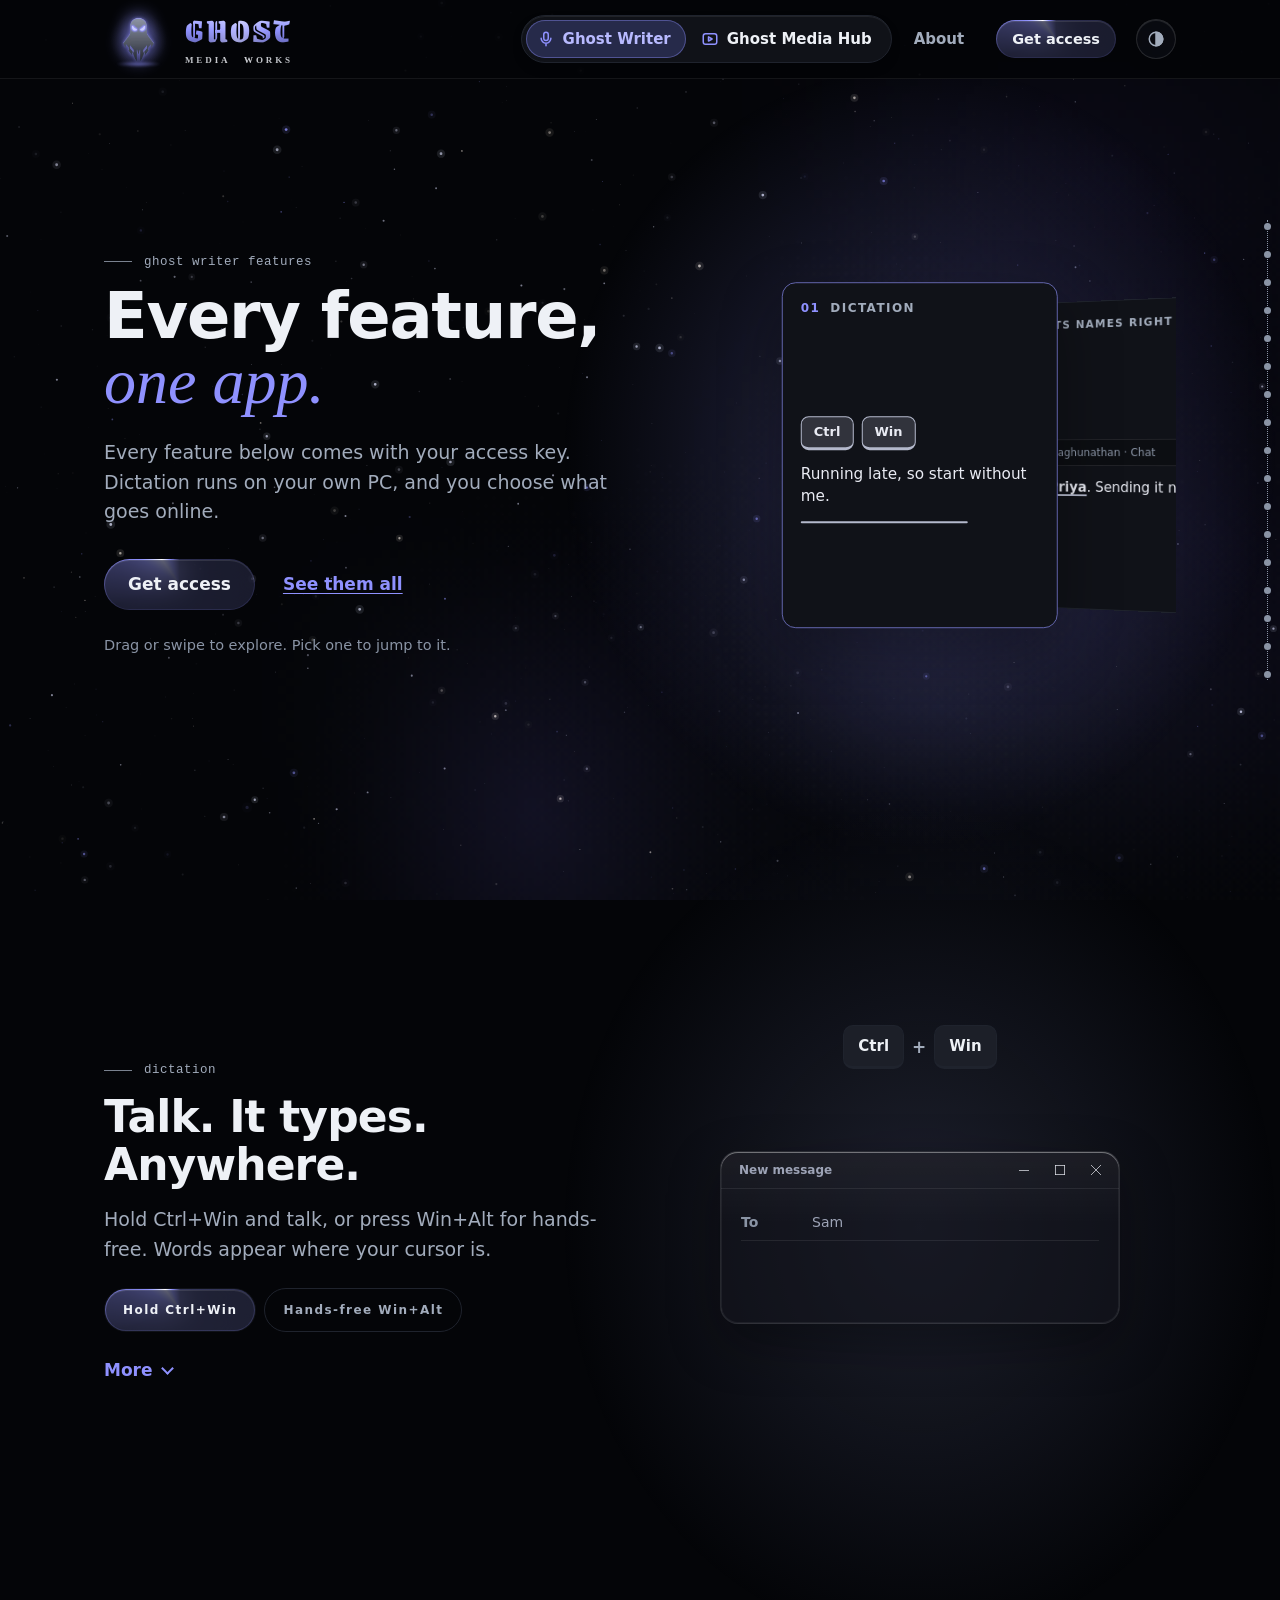
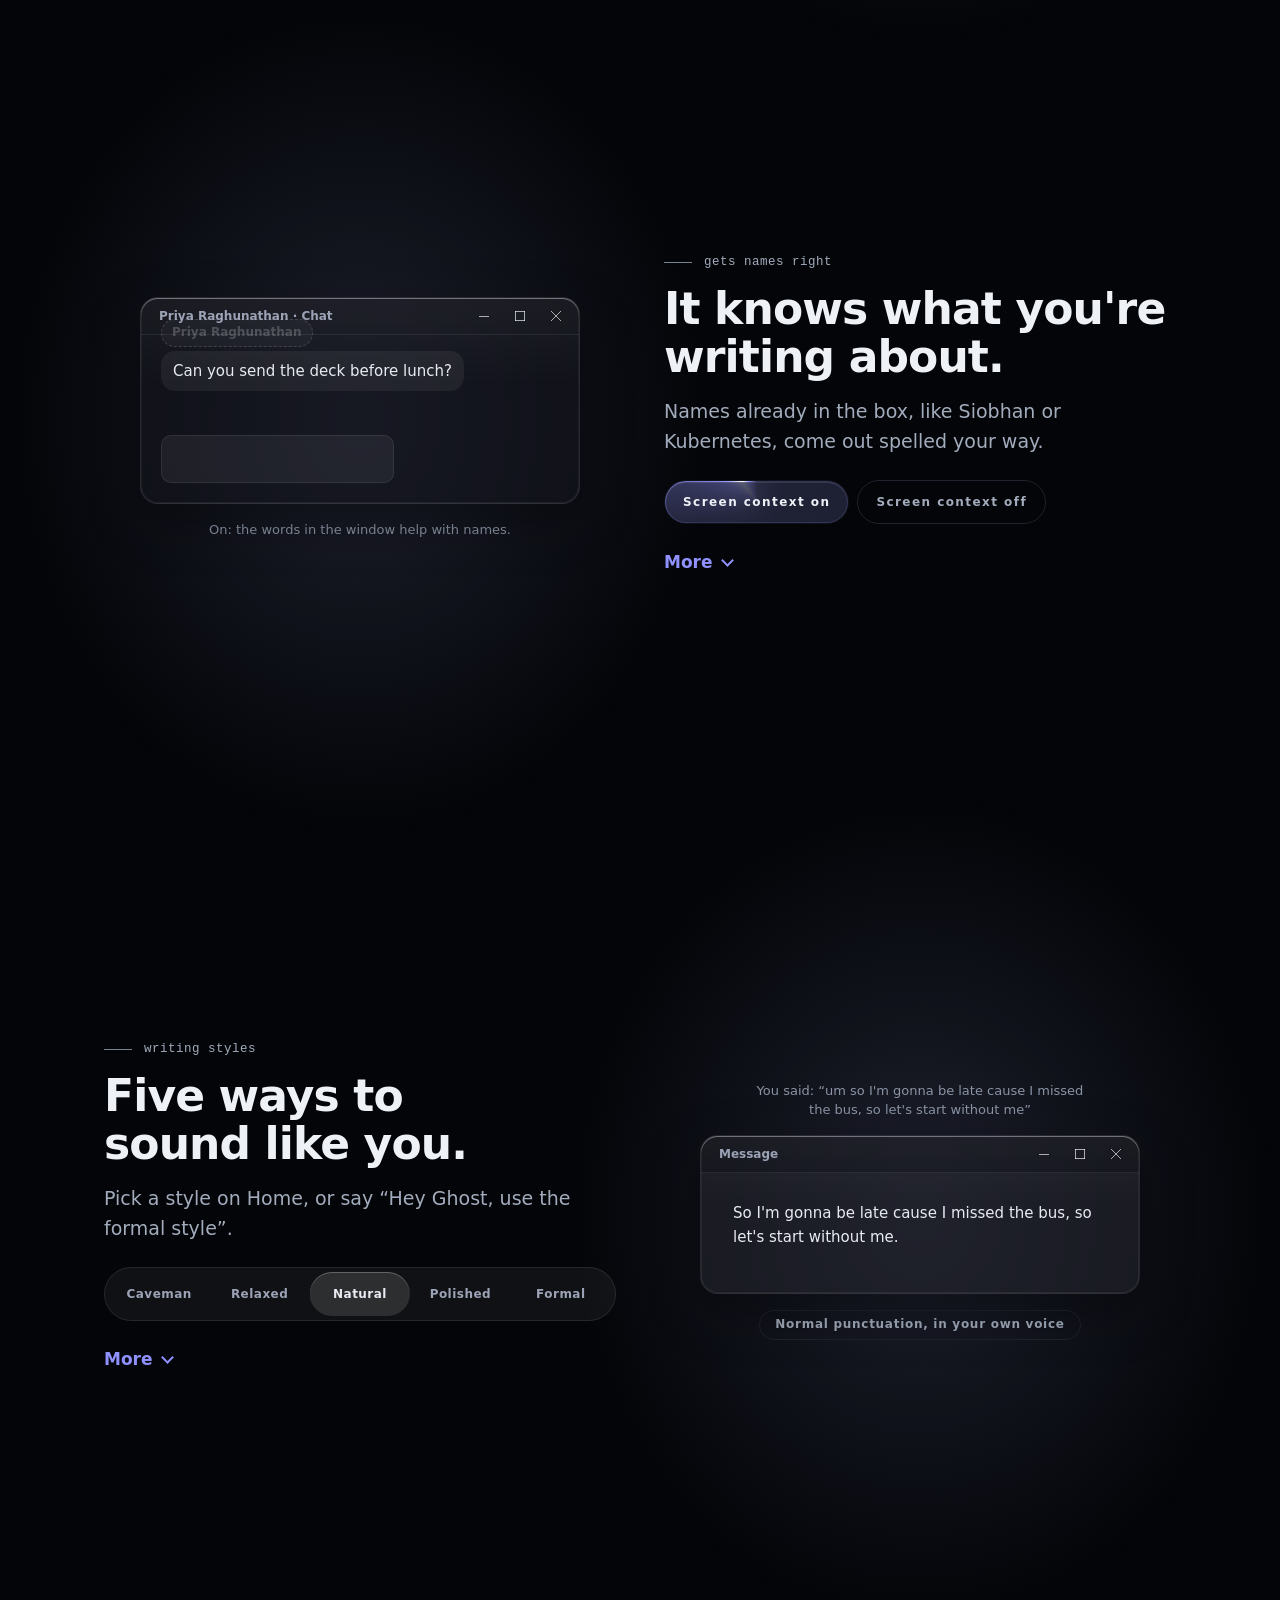
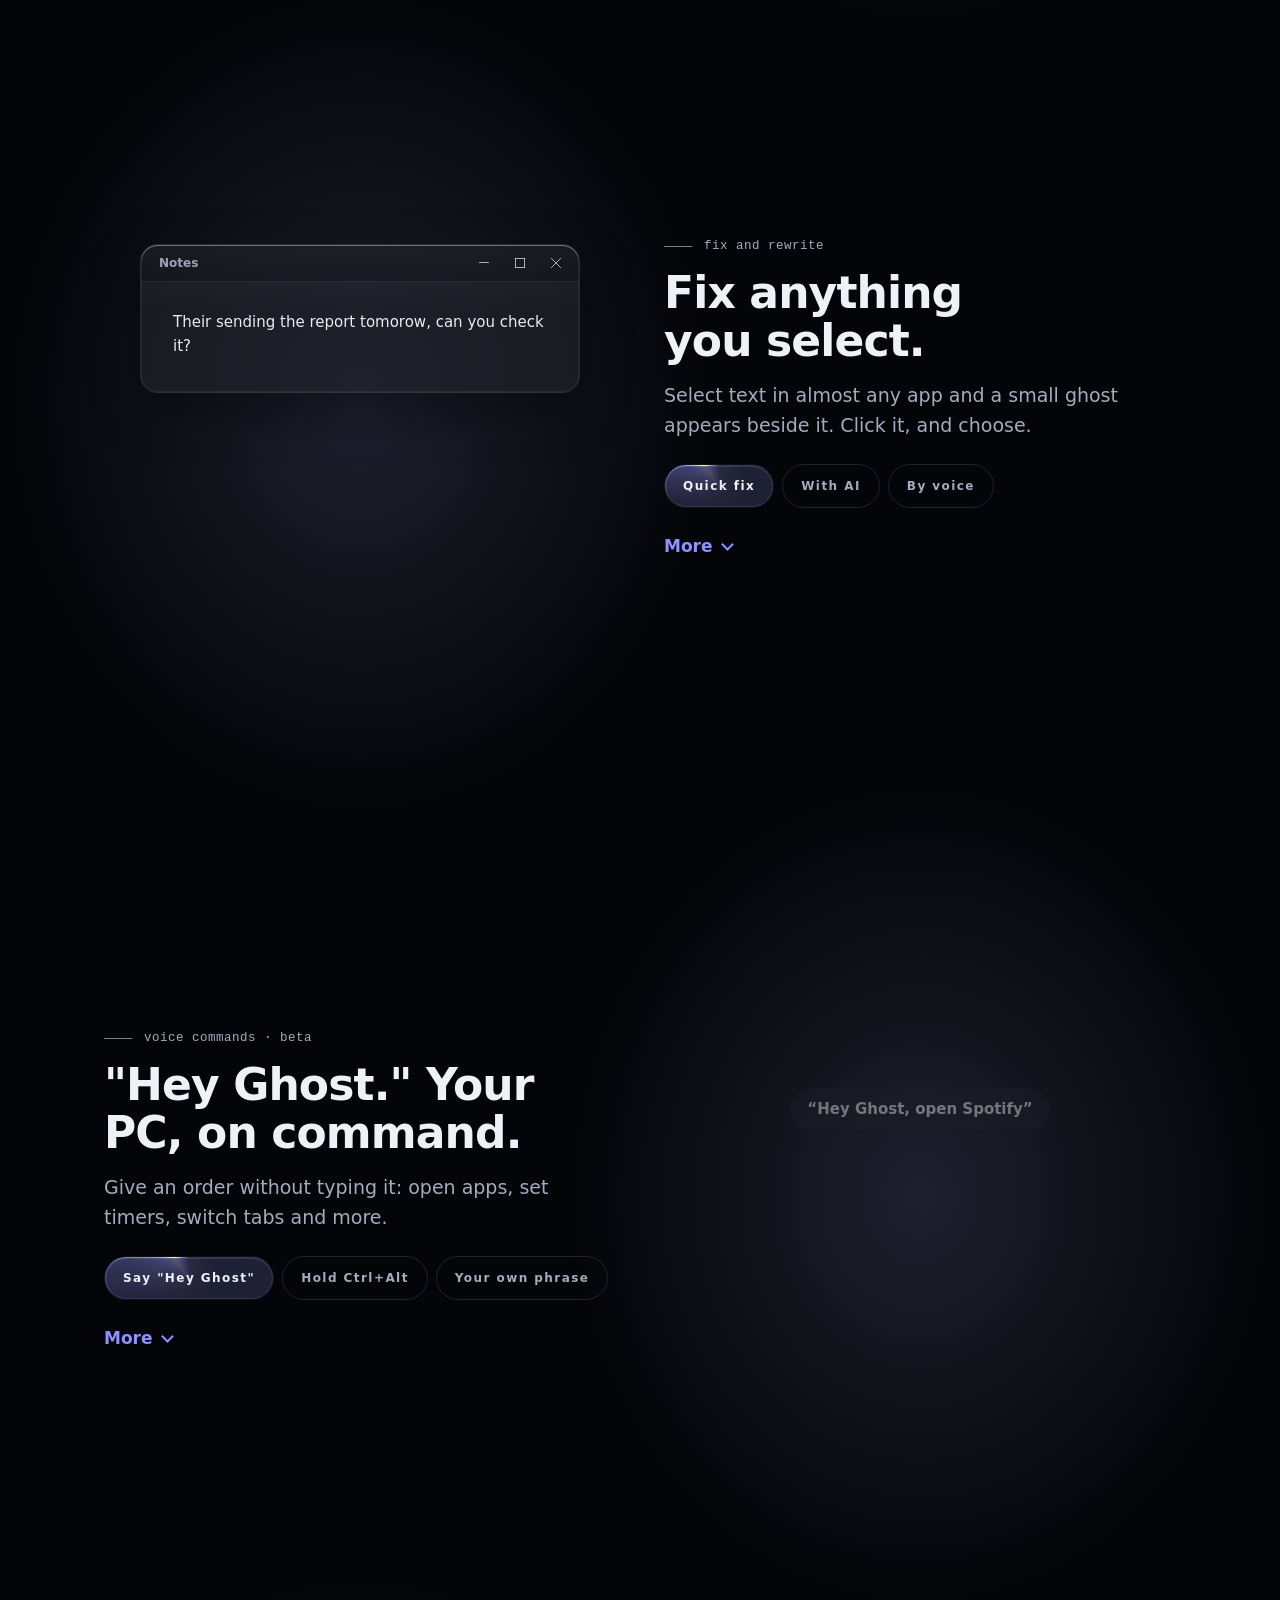
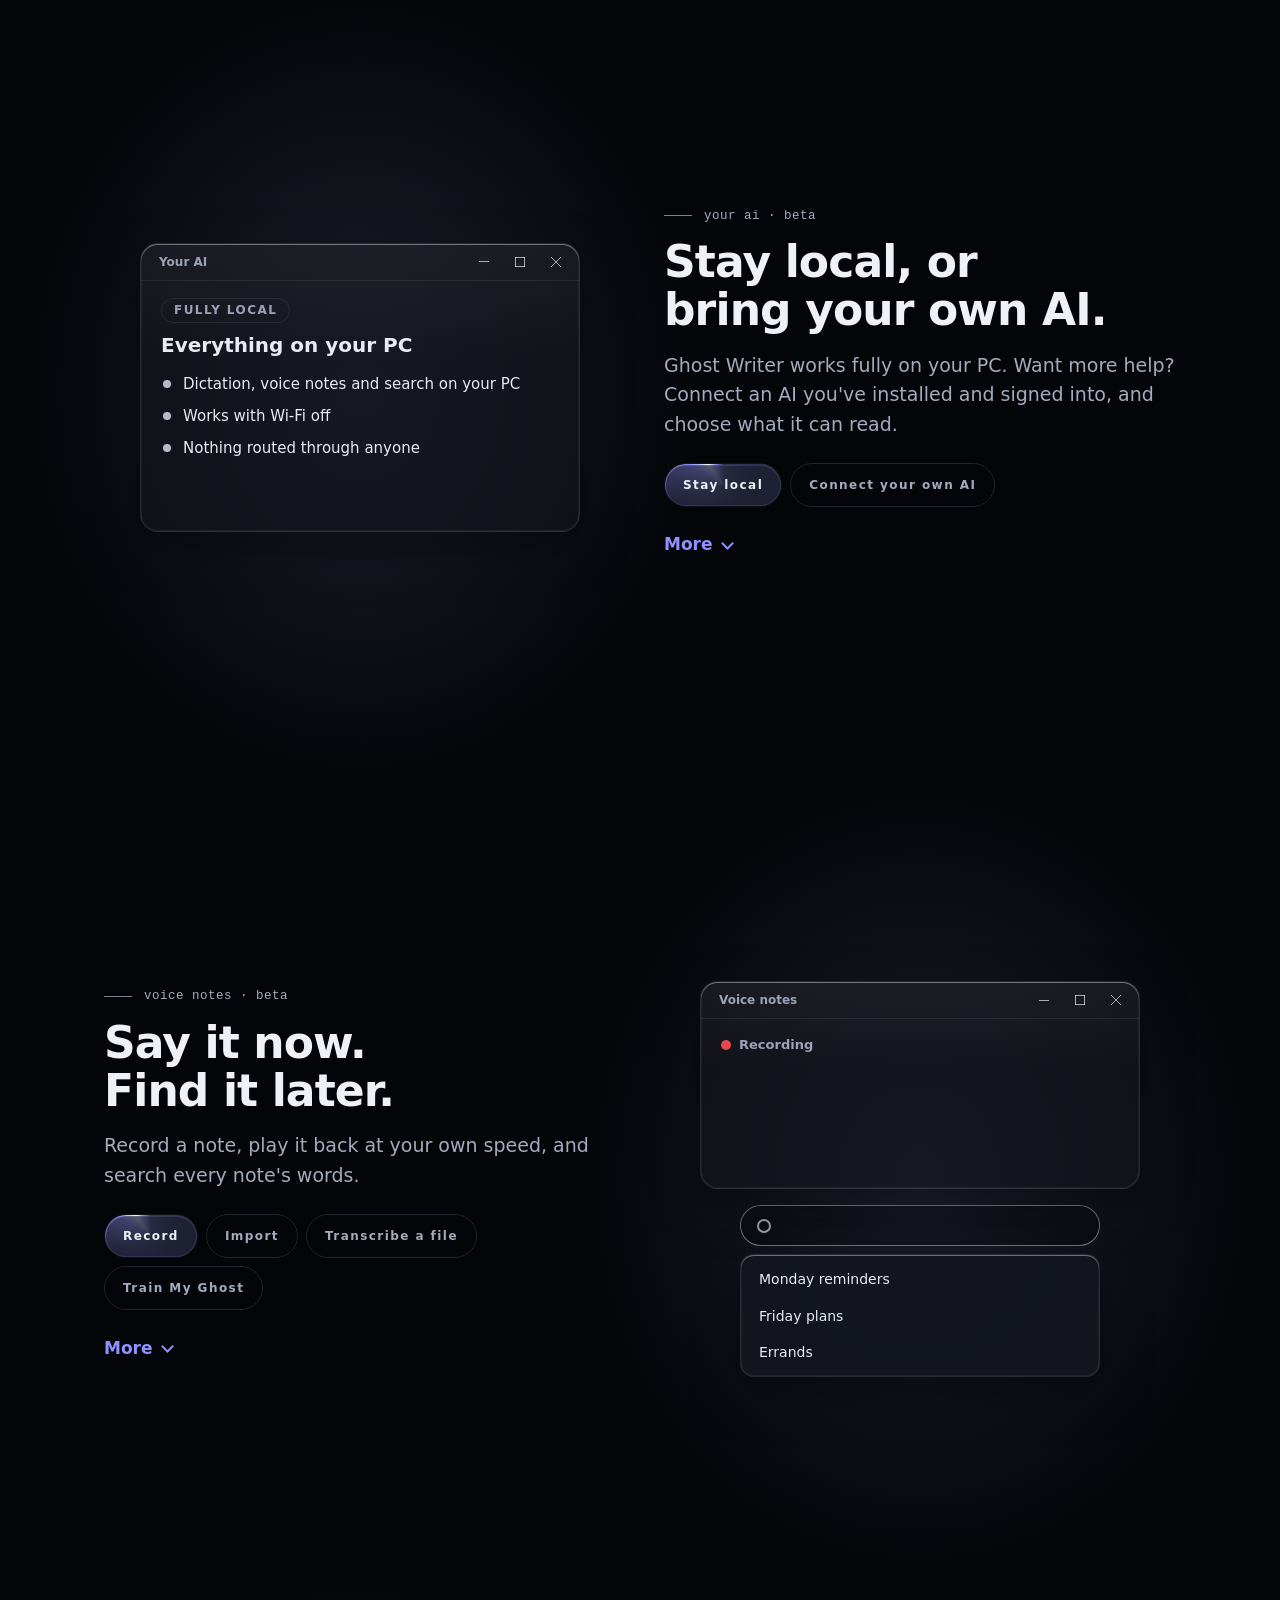
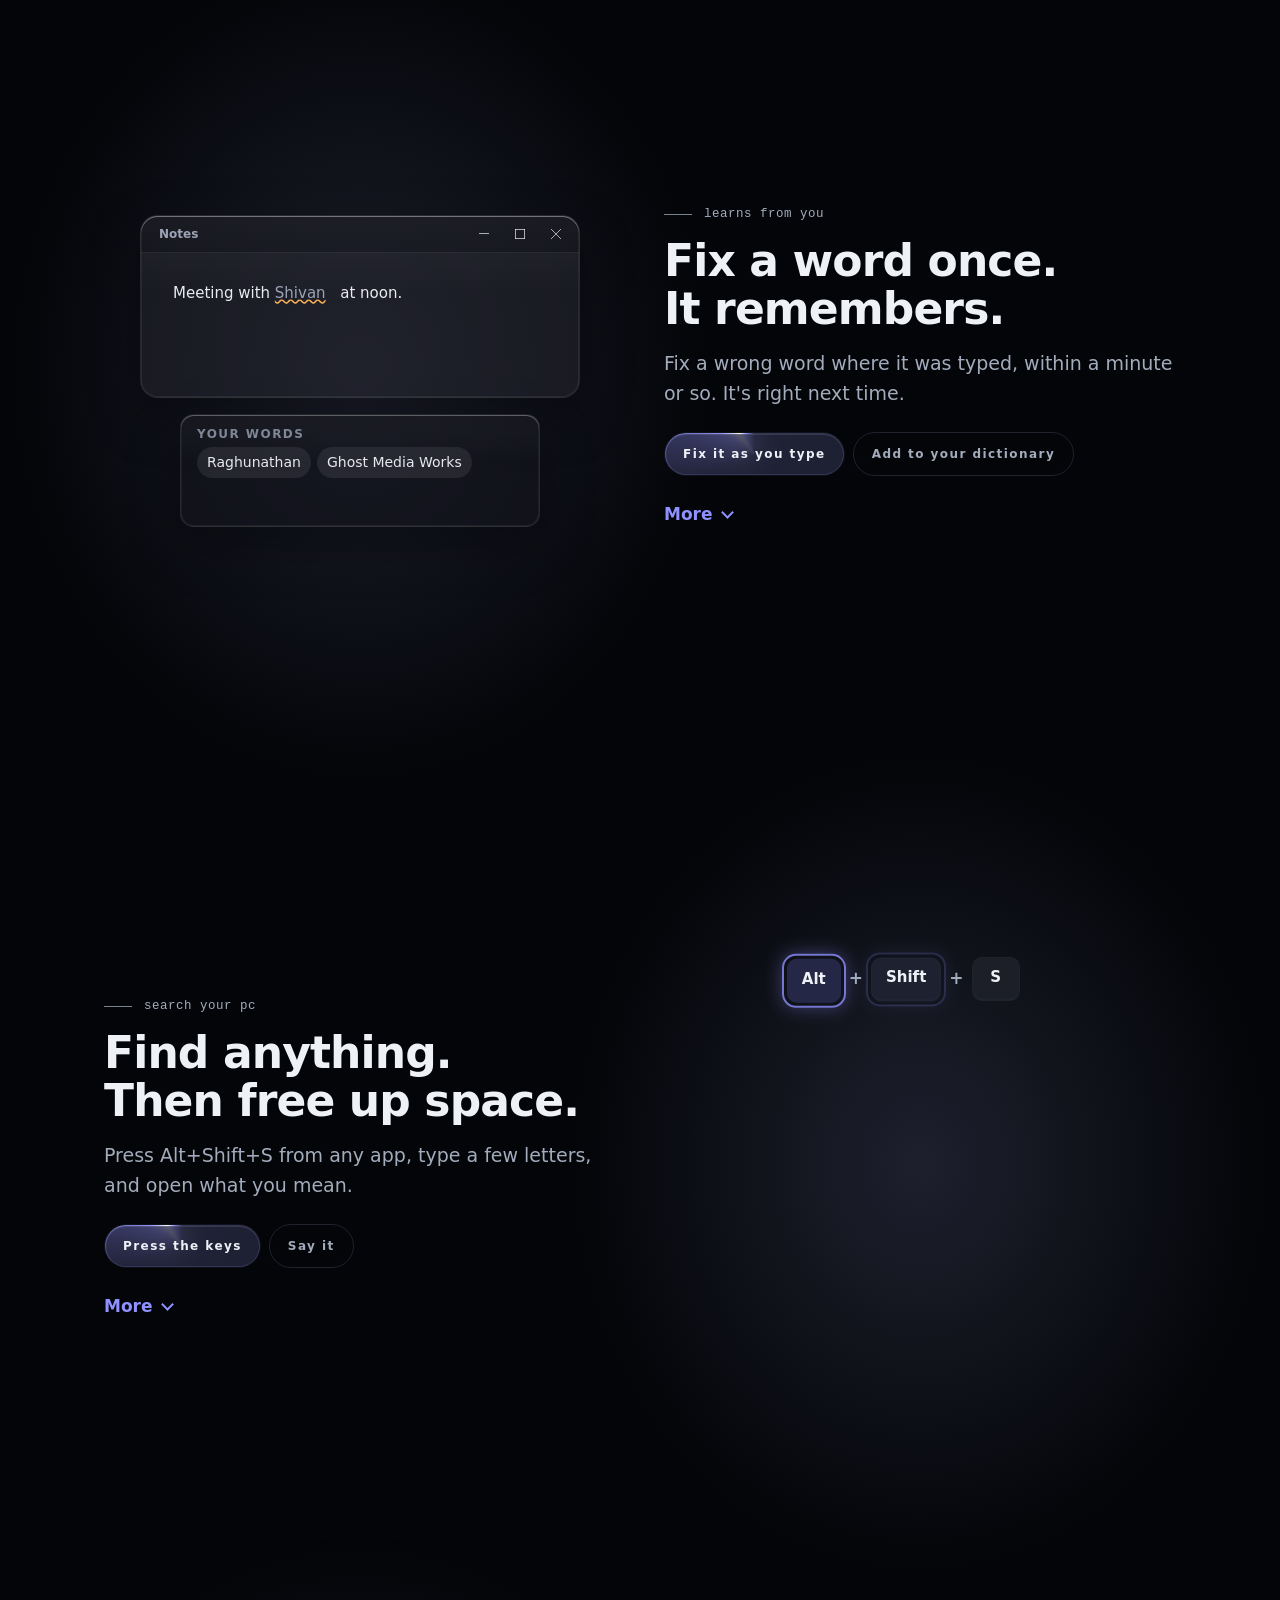
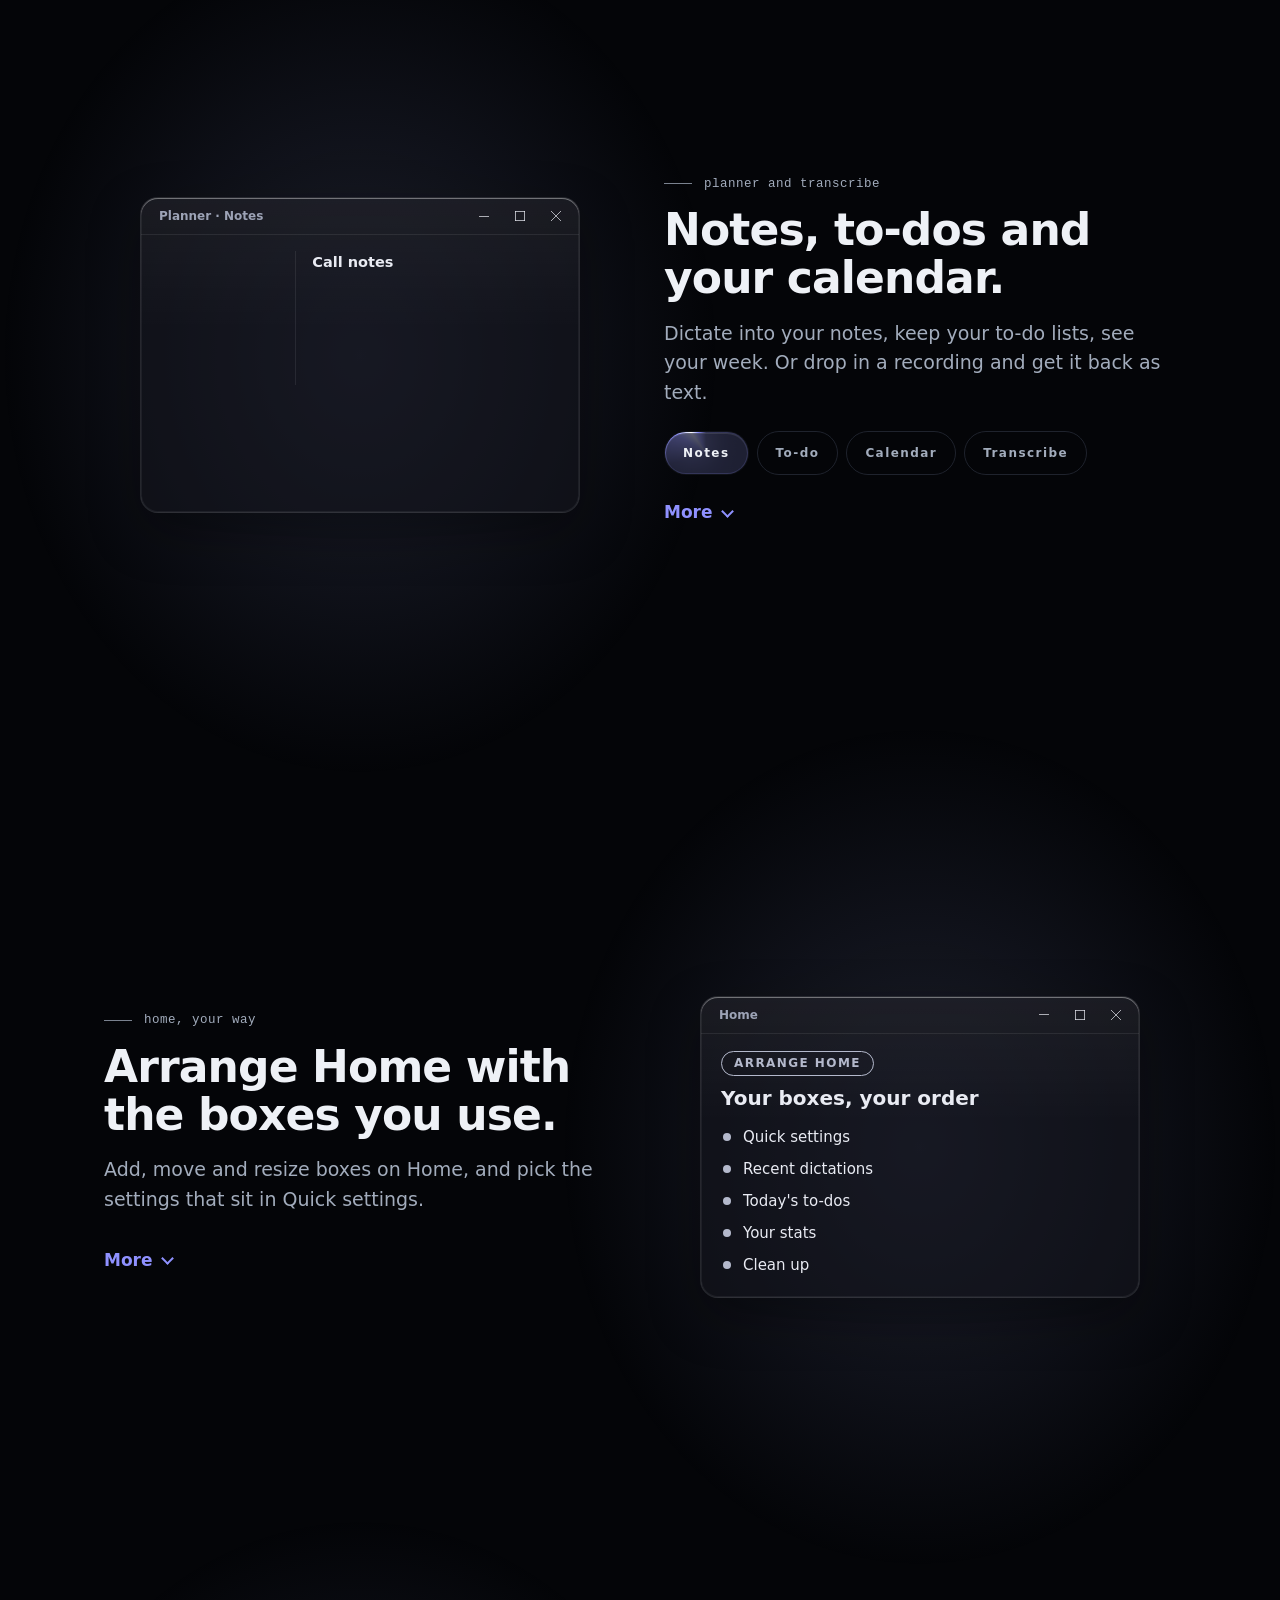
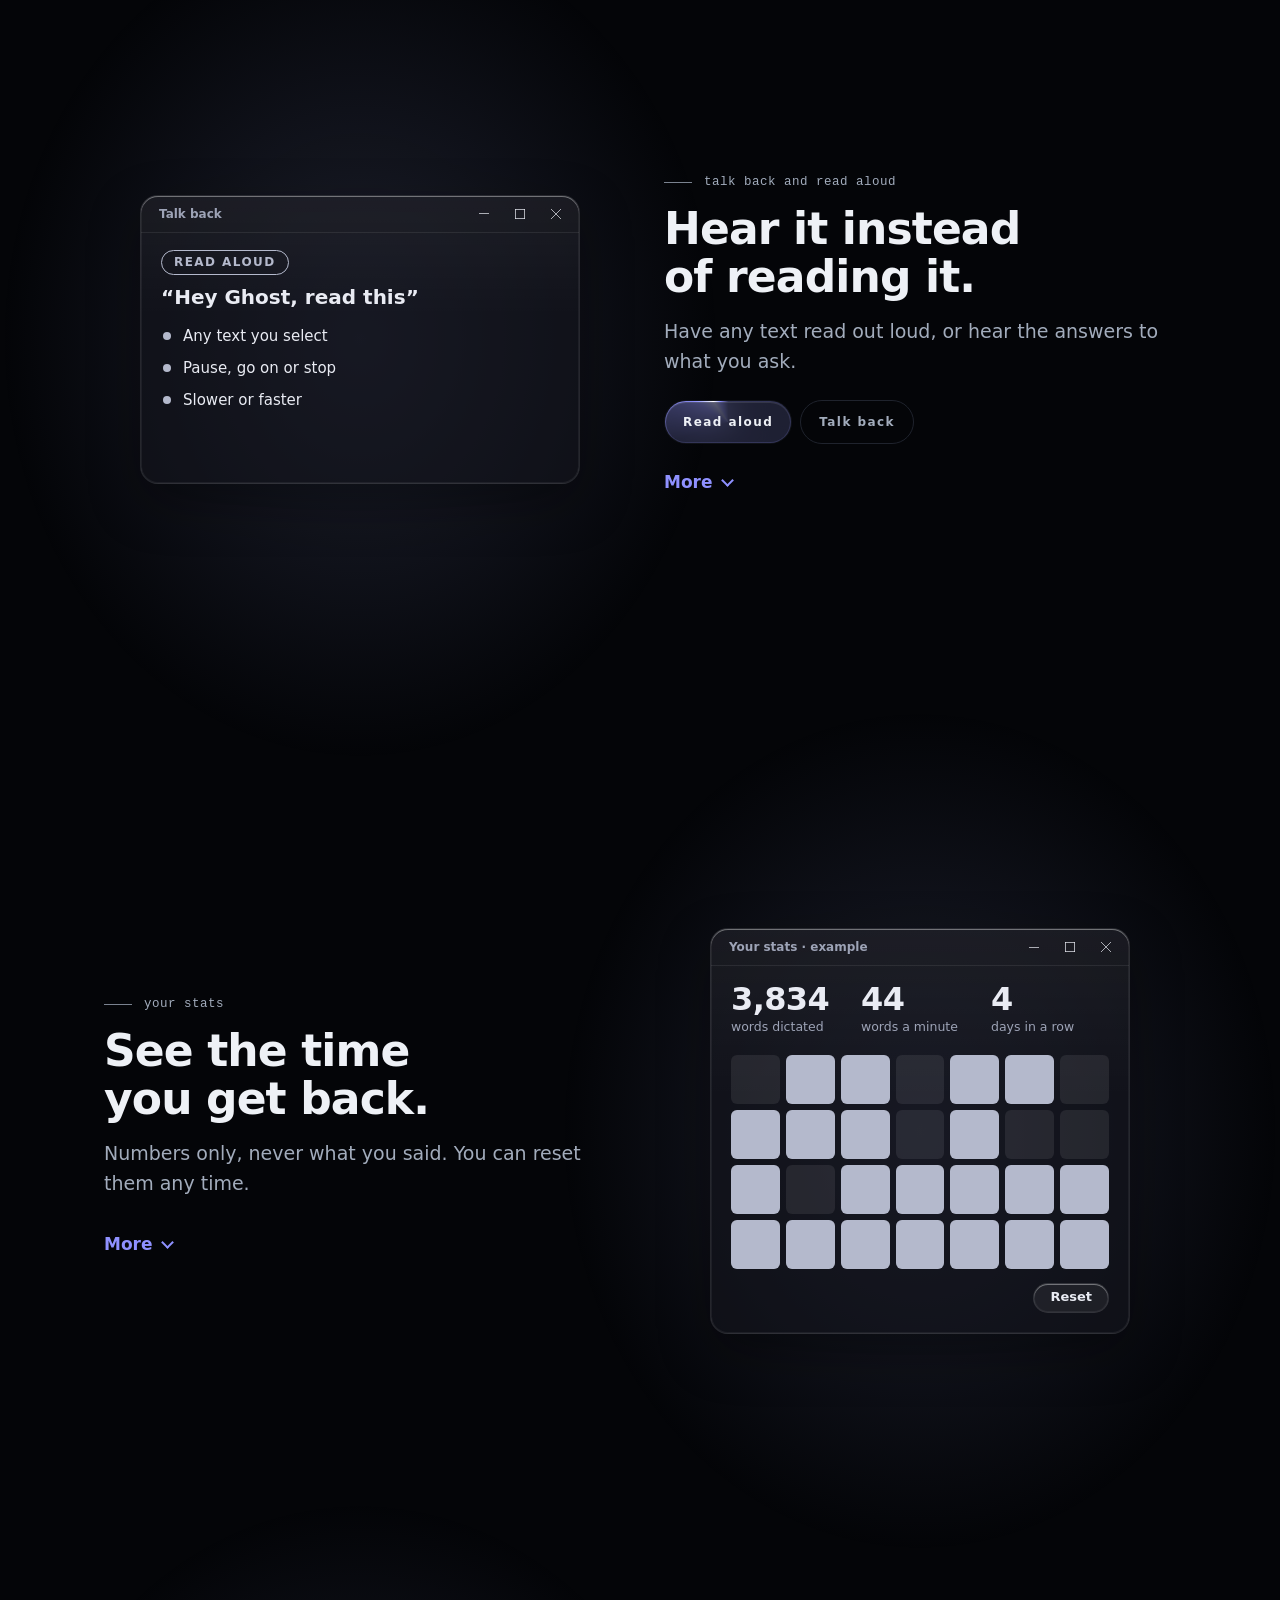
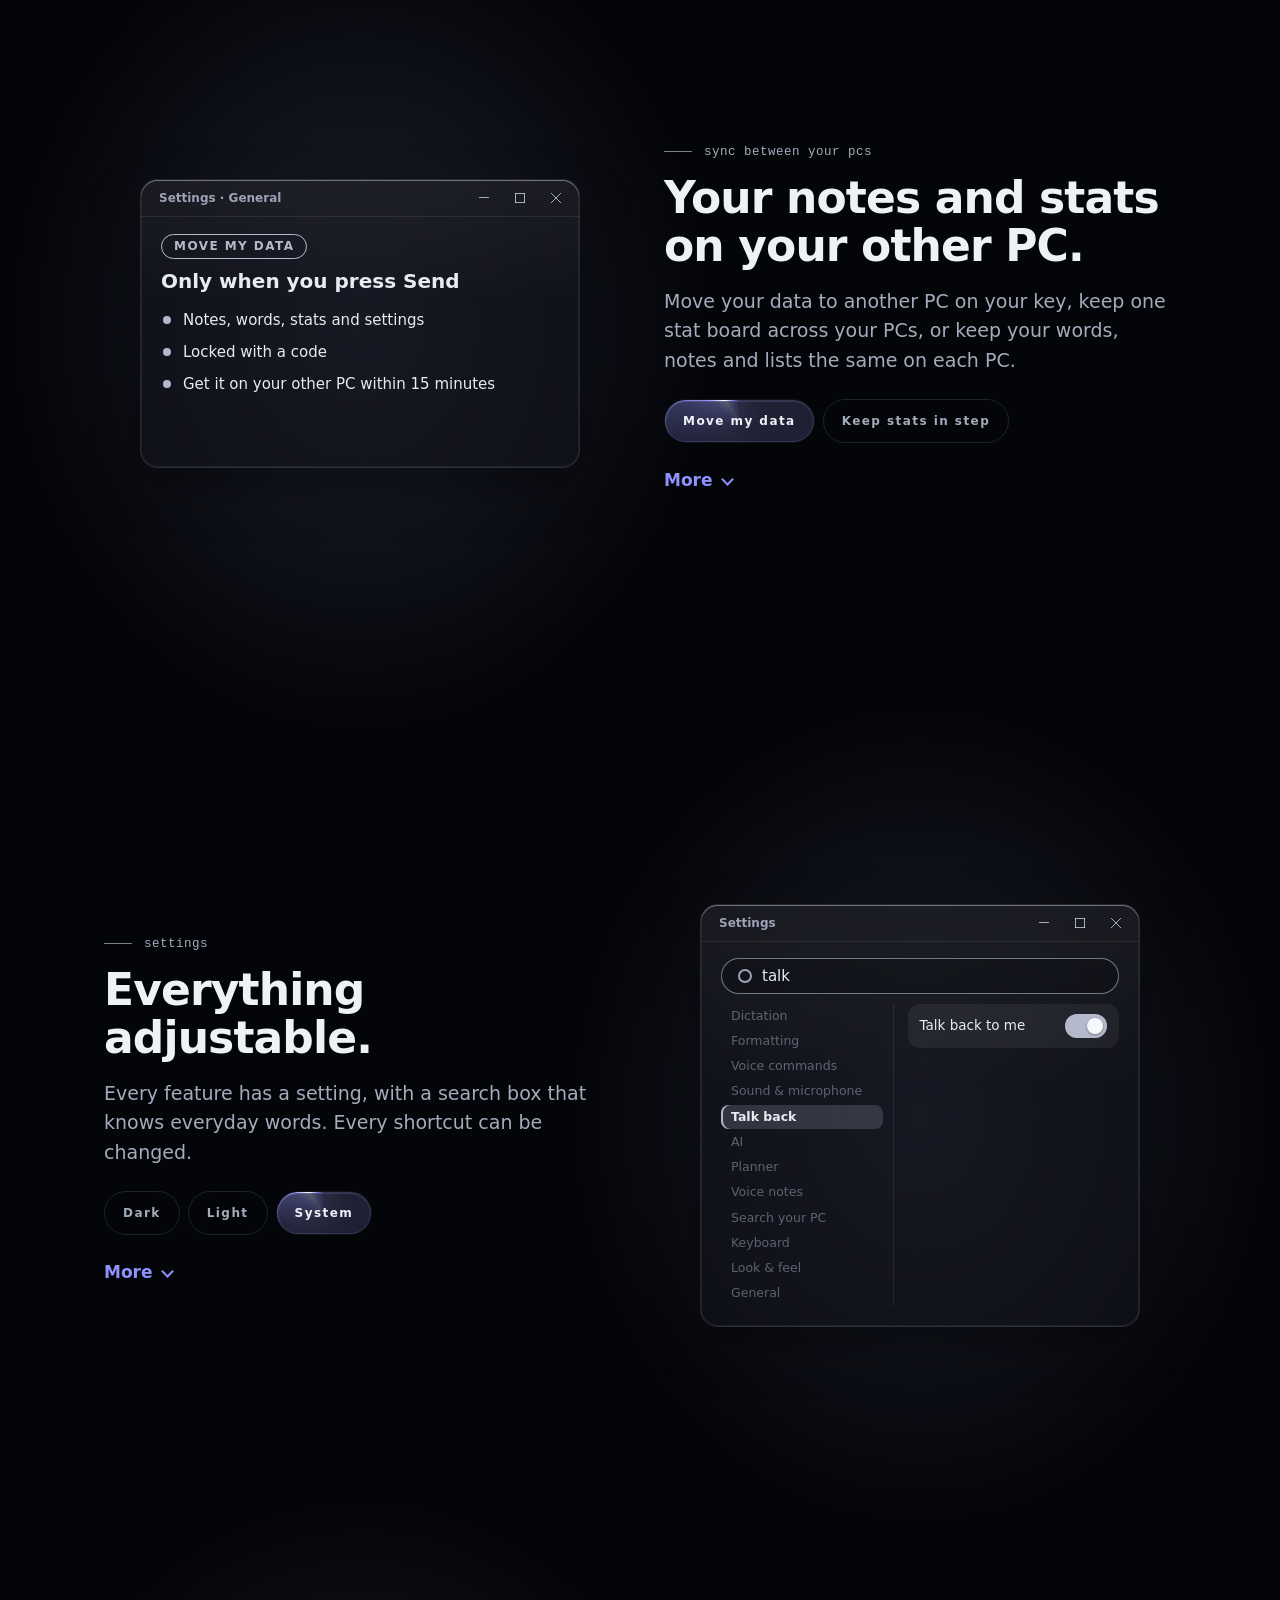
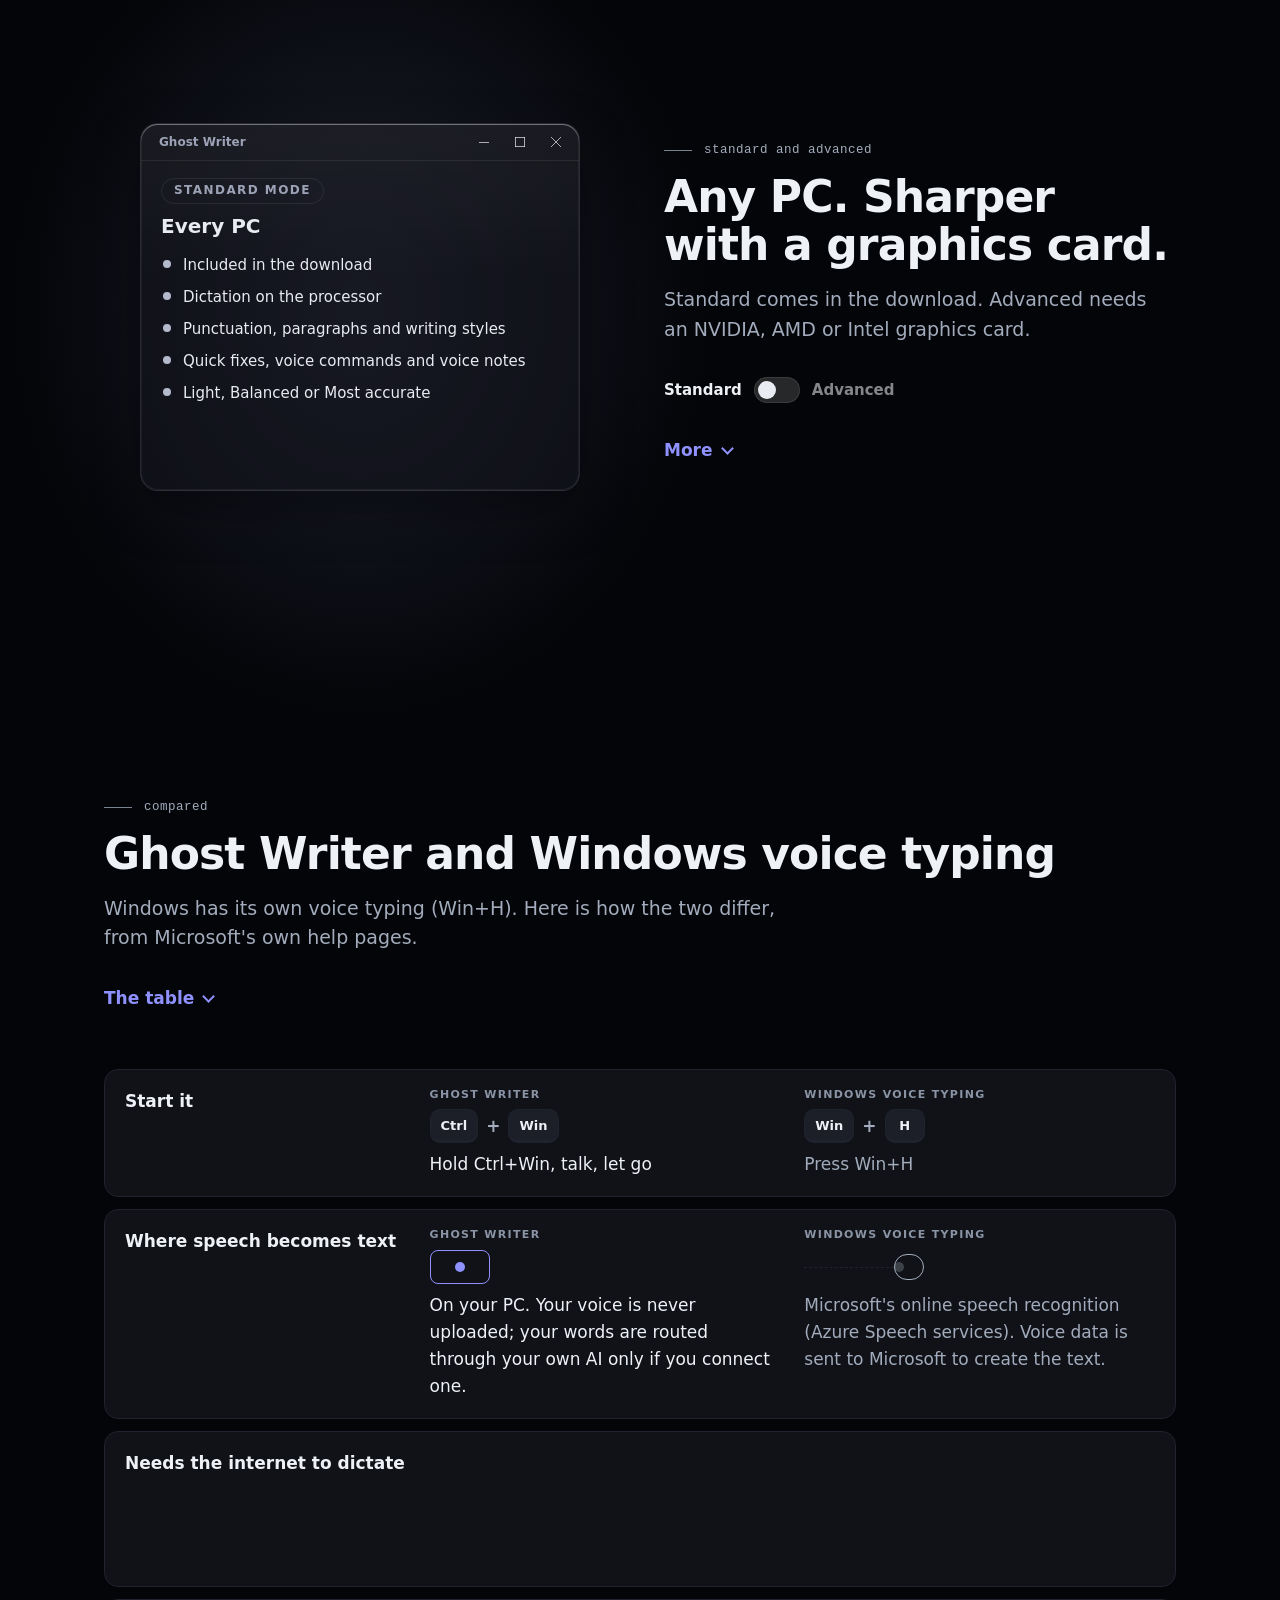
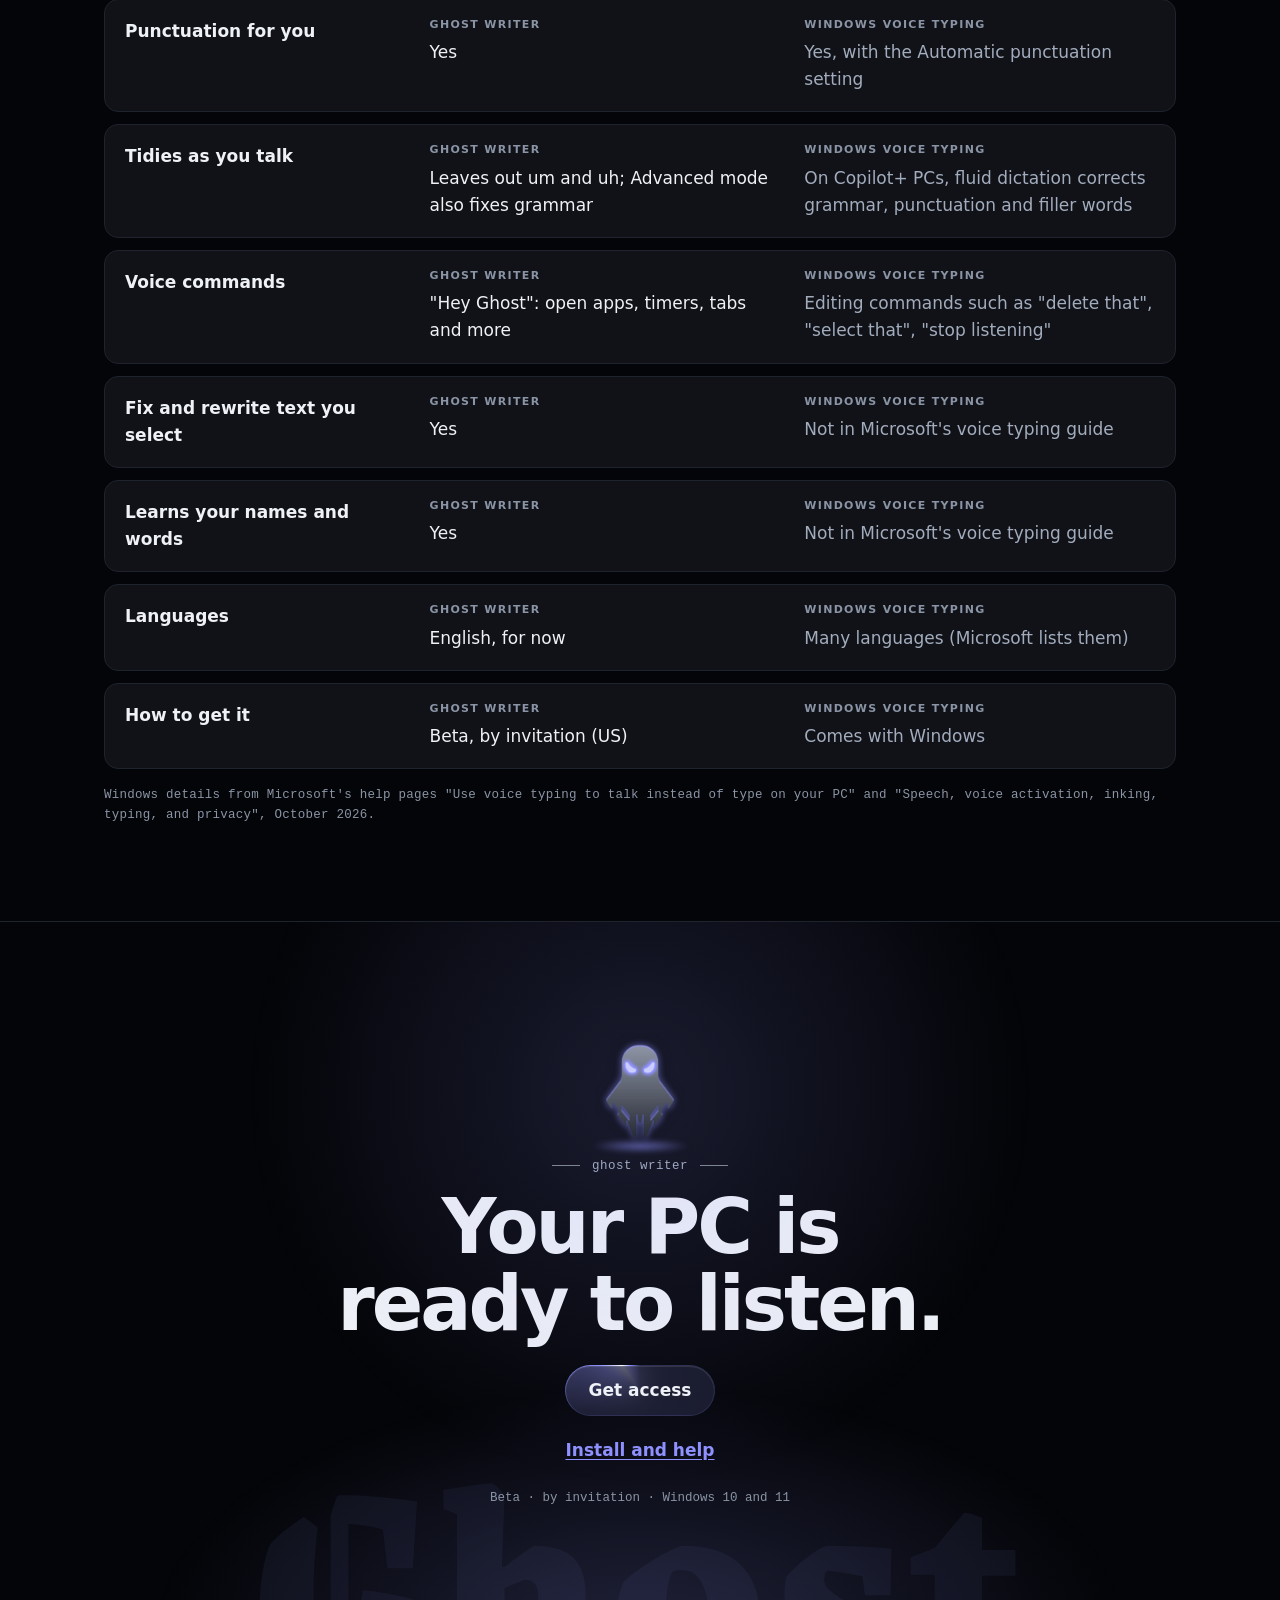
<file: ghost-writer/features/index.html>
<!doctype html>
<html lang="en">
<head>
<meta charset="utf-8">
<meta name="viewport" content="width=device-width, initial-scale=1, viewport-fit=cover">
<title>Ghost Writer features: dictation, speech to text, voice notes</title>
<meta name="description" content="Dictate into any Windows app, rewrite what you select, run your PC with &quot;Hey Ghost&quot;, keep voice notes, search your PC and more. All in one app.">
<link rel="canonical" href="https://ghostmediaworks.com/ghost-writer/features/">
<meta property="og:type" content="website">
<meta property="og:site_name" content="Ghost Media Works">
<meta property="og:title" content="Everything Ghost Writer does">
<meta property="og:description" content="Dictate into any Windows app, rewrite what you select, run your PC with &quot;Hey Ghost&quot;, keep voice notes, search your PC and more. All in one app.">
<meta property="og:url" content="https://ghostmediaworks.com/ghost-writer/features/">
<meta property="og:image" content="https://ghostmediaworks.com/assets/social-ghost-writer.925238fd05.png">
<meta property="og:image:width" content="1200">
<meta property="og:image:height" content="630">
<meta property="og:image:alt" content="Ghost Writer: voice typing and a voice workspace for Windows. Beta, by invitation.">
<meta name="twitter:card" content="summary_large_image">
<meta name="theme-color" content="#040508">
<link rel="icon" href="/favicon.ico" sizes="any">
<link rel="icon" type="image/png" sizes="32x32" href="/assets/icons/favicon-32.png">
<link rel="apple-touch-icon" href="/assets/icons/apple-touch-icon.png">
<link rel="manifest" href="/site.webmanifest">
<link rel="preload" href="/assets/fonts/GrenzeGotisch-Site.woff" as="font" type="font/woff" crossorigin>
<link rel="stylesheet" href="/assets/site.f256f029d5.css">
<link rel="stylesheet" href="/assets/scenes.e36ffe90dc.css">
<link rel="stylesheet" href="/assets/request.55162ab120.css">
<link rel="stylesheet" href="/assets/gw.845aae23f5.css">
<link rel="stylesheet" href="/assets/reel.aaf54b16e7.css">
<script src="/assets/head.3d74d729cb.js"></script><!-- theme, old-link forwarding, intro flag: runs before the page paints (no defer) -->
<script type="application/ld+json">
{
 "@context": "https://schema.org",
 "@graph": [
  {
   "@type": "Organization",
   "@id": "https://ghostmediaworks.com/#org",
   "name": "Ghost Media Works",
   "alternateName": [
    "Ghost Media",
    "GhostMediaWorks"
   ],
   "url": "https://ghostmediaworks.com/",
   "logo": "https://ghostmediaworks.com/assets/icons/icon-512.png",
   "email": "ghostthepatriot@gmail.com",
   "founder": {
    "@id": "https://ghostmediaworks.com/#ghost"
   },
   "sameAs": [
    "https://www.instagram.com/ghost_1krr/"
   ]
  },
  {
   "@type": "Person",
   "@id": "https://ghostmediaworks.com/#ghost",
   "name": "Ghost",
   "alternateName": [
    "Ghost 1kRR",
    "ghost_1krr"
   ],
   "jobTitle": "Founder",
   "sameAs": [
    "https://www.instagram.com/ghost_1krr/"
   ]
  },
  {
   "@type": "WebSite",
   "@id": "https://ghostmediaworks.com/#site",
   "url": "https://ghostmediaworks.com/",
   "name": "Ghost Media Works",
   "alternateName": "Ghost Media",
   "publisher": {
    "@id": "https://ghostmediaworks.com/#org"
   }
  }
 ]
}
</script>
</head>
<body>
<a class="skip" href="#main">Skip to content</a>
<header class="site-header">
  <div class="wrap inner">
    <a class="brand lg" href="/" aria-label="Ghost Media Works home">
      <span class="lg-press" aria-hidden="true"><span class="lg-sway">
        <span class="lg-orb"><span class="lg-halo"></span><span class="ghost-art"><span class="ghost"></span><span class="floor"></span></span></span>
        <span class="lg-col"><span class="lg-w"><span class="lg-l">G</span><span class="lg-l">H</span><span class="lg-l">O</span><span class="lg-l">S</span><span class="lg-l">T</span></span><span class="lg-mw"><span>m</span><span>e</span><span>d</span><span>i</span><span>a</span><span class="lg-sp"></span><span>w</span><span>o</span><span>r</span><span>k</span><span>s</span></span>
          <span class="lg-spec"><span class="lg-w"><span class="lg-l">G</span><span class="lg-l">H</span><span class="lg-l">O</span><span class="lg-l">S</span><span class="lg-l">T</span></span><span class="lg-mw"><span>m</span><span>e</span><span>d</span><span>i</span><span>a</span><span class="lg-sp"></span><span>w</span><span>o</span><span>r</span><span>k</span><span>s</span></span></span></span>
      </span></span>
    </a>
    <nav class="main-nav" aria-label="Main">
      <span class="product-switch" role="group" aria-label="Our apps">
        <a href="/ghost-writer/" data-nav="ghost-writer" aria-current="page"><svg viewBox="0 0 24 24" fill="none" stroke="currentColor" stroke-width="2" stroke-linecap="round" aria-hidden="true"><rect x="9" y="3" width="6" height="11" rx="3"/><path d="M5.5 11a6.5 6.5 0 0 0 13 0M12 17.5V21"/></svg>Ghost Writer</a>
        <a href="/media-hub/" data-nav="media-hub"><svg viewBox="0 0 24 24" fill="none" stroke="currentColor" stroke-width="2" stroke-linejoin="round" aria-hidden="true"><rect x="3" y="5" width="18" height="14" rx="3"/><path d="M10 9.2v5.6l4.8-2.8z"/></svg>Ghost Media Hub</a>
      </span>
      <a class="nav-plain" href="/about/" data-nav="about">About</a>
    </nav>
    <a class="button small header-cta" href="/ghost-writer/#request">Get access</a>
    <button class="theme-button header-theme" id="theme" type="button" data-theme-button aria-label="Theme: dark. Click to change.">
      <svg viewBox="0 0 24 24" fill="none" stroke="currentColor" stroke-width="2" aria-hidden="true"><circle cx="12" cy="12" r="9"/><path d="M12 3a9 9 0 0 1 0 18z" fill="currentColor"/></svg>
    </button>
  </div>
</header>
<main id="main" tabindex="-1">
<!-- Features: the reel (dev/design/site-film/PLAN.html chapter 09). Look in assets/reel.css, the hero curve's
     link handling in assets/reel.js; everything else is the scene kit (dev/design/site-film/README.md).
     Kit pieces used: .scene (data-loop / data-play / still), .curve (hero, 17 cards), .glow + washes, .type
     (on the playhead and data-live), .keys, .pill, .window (.mail .doc .chat .browser), .menu, .toast, .confirm, .dialog,
     .cue, .ui-btn, .art (ghost-small, thinking-ghost), .dial, .switch, .count, .calendar, .build (list + SVG),
     .wipe, .chooser/.chip/.ways, .more. reel.* add only: the card previews, the fan of windows (F1), the floating
     hint (F2), the swap/selection (F4), the result layers (F5), the drive bar (F9), the stage theme (F15) and the
     comparison rows (F17). Chapter ids are the old page's anchors, kept; F6, F11, F12 and F14 reuse .reel-mode. -->

<section class="hero-film scene" data-scene="reel-hero" data-play="1600" aria-labelledby="hero-t">
  <div class="wrap hero-in">
    <div class="hero-words">
      <p class="eyebrow">Ghost Writer features</p>
      <h1 id="hero-t">Every feature, <em>one app.</em></h1>
      <p class="hero-line">Every feature below comes with your access key. Dictation runs on your own PC, and you choose what goes online.</p>
      <div class="hero-actions"><a class="btn" href="/ghost-writer/#request">Get access</a>
        <a class="text-link" href="#dictation">See them all</a></div>
      <p class="hero-fine">Drag or swipe to explore. Pick one to jump to it.</p>
    </div>
    <div class="hero-object" data-wash="indigo">
      <span class="glow" aria-hidden="true"></span>
      <div class="curve" aria-label="Features, drag to explore" data-index="0">
        <a class="reel-frame" href="#dictation" draggable="false"><span class="reel-cap"><b>01</b>Dictation</span>
          <span class="reel-pv cue" data-at=".05" aria-hidden="true"><span class="reel-m-keys"><i>Ctrl</i><i>Win</i></span><span class="reel-m-text">Running late, so start without me.</span><span class="reel-m-line"></span></span></a>
        <a class="reel-frame" href="#reads-the-room" draggable="false"><span class="reel-cap"><b>02</b>Gets names right</span>
          <span class="reel-pv cue" data-at=".1" aria-hidden="true"><span class="reel-m-bar">Priya Raghunathan · Chat</span><span class="reel-m-text">Sure, <b>Priya</b>. Sending it now.</span></span></a>
        <a class="reel-frame" href="#styles" draggable="false"><span class="reel-cap"><b>03</b>Writing styles</span>
          <span class="reel-pv cue" data-at=".16" aria-hidden="true"><span class="reel-m-dial"><i></i><i></i><i class="on"></i><i></i><i></i></span><span class="reel-m-text">So I'm gonna be late cause I missed the bus.</span></span></a>
        <a class="reel-frame" href="#rewrite" draggable="false"><span class="reel-cap"><b>04</b>Rewrite</span>
          <span class="reel-pv cue" data-at=".21" aria-hidden="true"><span class="reel-m-text"><mark>Their sending it tomorow</mark></span><span class="reel-m-menu"><i>Read aloud</i><i>Make it shorter</i><i class="on">Fix spelling and grammar</i></span></span></a>
        <a class="reel-frame" href="#hey-ghost" draggable="false"><span class="reel-cap"><b>05</b>Hey Ghost</span>
          <span class="reel-pv cue" data-at=".26" aria-hidden="true"><span class="reel-m-say">“Hey Ghost, open Spotify”</span><span class="reel-m-toast"><span class="art ghost-small"></span>Spotify</span></span></a>
        <a class="reel-frame" href="#your-ai" draggable="false"><span class="reel-cap"><b>06</b>Your AI</span>
          <span class="reel-pv cue" data-at=".31" aria-hidden="true"><span class="reel-m-row">Read your notes<i class="reel-m-sw on"></i></span><span class="reel-m-row">Whole PC<i class="reel-m-sw"></i></span></span></a>
        <a class="reel-frame" href="#voice-notes" draggable="false"><span class="reel-cap"><b>07</b>Voice notes</span>
          <span class="reel-pv cue" data-at=".37" aria-hidden="true"><span class="reel-m-wave"></span><span class="reel-m-text">Dentist on Friday at nine.</span></span></a>
        <a class="reel-frame" href="#learns" draggable="false"><span class="reel-cap"><b>08</b>Learns</span>
          <span class="reel-pv cue" data-at=".42" aria-hidden="true"><span class="reel-m-text">Meeting with <s>Shivan</s> <b>Siobhan</b></span><span class="art thinking-ghost"></span></span></a>
        <a class="reel-frame" href="#search" draggable="false"><span class="reel-cap"><b>09</b>Search your PC</span>
          <span class="reel-pv cue" data-at=".47" aria-hidden="true"><span class="reel-m-box">budget</span><span class="reel-m-menu"><i class="on">Budget 2026.xlsx</i><i>Budgets</i><i>Budget notes.docx</i></span></span></a>
        <a class="reel-frame" href="#notepad" draggable="false"><span class="reel-cap"><b>10</b>Planner</span>
          <span class="reel-pv cue" data-at=".52" aria-hidden="true"><span class="reel-m-split"><span class="reel-m-menu"><i>Notes</i><i class="on">To-do</i><i>Calendar</i></span><span class="reel-m-text">Book the train for Tuesday.</span></span></span></a>
        <a class="reel-frame" href="#home" draggable="false"><span class="reel-cap"><b>11</b>Home, your way</span>
          <span class="reel-pv cue" data-at=".58" aria-hidden="true"><span class="reel-m-menu"><i class="on">Quick settings</i><i>Recent dictations</i><i>Your stats</i></span></span></a>
        <a class="reel-frame" href="#talk-back" draggable="false"><span class="reel-cap"><b>12</b>Talk back</span>
          <span class="reel-pv cue" data-at=".63" aria-hidden="true"><span class="reel-m-say">“Hey Ghost, read this”</span><span class="reel-m-sub">Read aloud, in a natural voice or Windows' voice</span></span></a>
        <a class="reel-frame" href="#stats" draggable="false"><span class="reel-cap"><b>13</b>Your stats</span>
          <span class="reel-pv cue" data-at=".68" aria-hidden="true"><span class="reel-m-num">12,480</span><span class="reel-m-sub">words dictated</span><span class="reel-m-cal"></span></span></a>
        <a class="reel-frame" href="#sync" draggable="false"><span class="reel-cap"><b>14</b>Sync your PCs</span>
          <span class="reel-pv cue" data-at=".73" aria-hidden="true"><span class="reel-m-row">Keep stats in step<i class="reel-m-sw on"></i></span><span class="reel-m-sub">End-to-end encrypted</span></span></a>
        <a class="reel-frame" href="#settings" draggable="false"><span class="reel-cap"><b>15</b>Settings</span>
          <span class="reel-pv cue" data-at=".79" aria-hidden="true"><span class="reel-m-box">talk</span><span class="reel-m-row">Talk back to me<i class="reel-m-sw on"></i></span></span></a>
        <a class="reel-frame" href="#modes" draggable="false"><span class="reel-cap"><b>16</b>Standard and Advanced</span>
          <span class="reel-pv cue" data-at=".84" aria-hidden="true"><span class="reel-m-row">Standard<i class="reel-m-sw on"></i>Advanced</span><span class="reel-m-sub">Every PC · sharper with a graphics card</span></span></a>
        <a class="reel-frame" href="#windows-voice-typing" draggable="false"><span class="reel-cap"><b>17</b>vs Windows voice typing</span>
          <span class="reel-pv cue" data-at=".89" aria-hidden="true"><span class="reel-m-vs"><span>Your PC</span><span>vs</span><span>Online</span></span><span class="reel-m-sub">Where speech becomes text</span></span></a>
      </div>
    </div>
  </div>
</section>

<!-- F1 Dictation: four app windows fan past, the same sentence types into each -->
<section class="scene" id="dictation" data-chapter="Dictation" data-scene="dictation" data-loop="6000" data-way="hold" aria-labelledby="dictation-t">
  <div class="wrap scene-in">
    <div class="words">
      <p class="eyebrow">Dictation</p>
      <h2 id="dictation-t">Talk. It types. Anywhere.</h2>
      <p class="line">Hold Ctrl+Win and talk, or press Win+Alt for hands-free. Words appear where your cursor is.</p>
      <div class="chooser" role="group" aria-label="Ways to dictate">
        <button type="button" class="chip" aria-pressed="true" data-way="hold">Hold Ctrl+Win</button>
        <button type="button" class="chip" aria-pressed="false" data-way="free">Hands-free Win+Alt</button>
      </div>
      <details class="more"><summary>More</summary><ul>
        <li><b>Hold Ctrl+Win</b>, say it, let go: your words appear where your cursor is, in almost any app. Or press <b>Win+Alt</b> for hands-free and it types each time you pause.</li>
        <li><b>Punctuation, capitals and paragraphs</b> come out right, without saying "comma".</li>
        <li><b>Um and uh are left out,</b> and sound-alike slips like "park in the garbage" become "garage".</li>
        <li><b>A slim listening bar</b> shows your voice as one flowing line while it listens.</li>
        <li><b>Live words:</b> switch on Show my words as I speak (Settings &gt; Dictation) to watch them appear as you talk, put right as soon as you stop.</li>
        <li><b>Your microphone:</b> pick the one Ghost Writer listens to, or let it follow Windows' choice, and set each sound's volume (Settings &gt; Sound &amp; microphone).</li>
        <li><b>Your way of writing:</b> spaces, periods, numbers as digits or words, lists and email greetings, all in Settings.</li>
      </ul></details>
    </div>
    <div class="stage" data-wash="indigo">
      <span class="glow" aria-hidden="true"></span>
      <div class="reel-col">
        <div class="ways">
          <span class="keys" data-way="hold" aria-label="Ctrl plus Win, held while you talk"><kbd data-at=".01" data-until=".96">Ctrl</kbd>+<kbd data-at=".02" data-until=".96">Win</kbd></span>
          <span class="keys" data-way="free" aria-label="Win plus Alt, pressed once for hands-free"><kbd data-at=".01" data-until=".07">Win</kbd>+<kbd data-at=".02" data-until=".07">Alt</kbd></span>
        </div>
        <div class="reel-fan">
          <div class="window mail reel-f0" data-title="New message"><div class="body">
            <p class="field"><b>To</b> Sam</p>
            <p class="reel-um-host"><span class="reel-um" aria-hidden="true">um,</span><span class="type" data-from=".06" data-to=".22">Running late, so start without me. Back by noon.</span></p>
          </div></div>
          <div class="window doc reel-f1" data-title="Plans.docx"><div class="body"><p class="type" data-from=".3" data-to=".46">Running late, so start without me. Back by noon.</p></div></div>
          <div class="window chat reel-f2" data-title="Team chat"><div class="body"><p class="msg">Where are you?</p><p class="msg me type" data-from=".55" data-to=".71">Running late, so start without me. Back by noon.</p></div></div>
          <div class="window browser reel-f3" data-url="mail.example.com" data-title=""><div class="body"><p class="reel-field type" data-from=".8" data-to=".95">Running late, so start without me. Back by noon.</p></div></div>
        </div>
        <div class="pill reel-pill" role="img" aria-label="Ghost Writer's listening pill"></div>
      </div>
    </div>
  </div>
</section>

<!-- F2 Gets names right: the name in the window floats to the box as a hint (Screen context on) -->
<section class="scene flip" id="reads-the-room" data-chapter="Gets names right" data-scene="names" data-loop="5200" data-way="on" aria-labelledby="room-t">
  <div class="wrap scene-in">
    <div class="words">
      <p class="eyebrow">Gets names right</p>
      <h2 id="room-t">It knows what you're writing about.</h2>
      <p class="line">Names already in the box, like Siobhan or Kubernetes, come out spelled your way.</p>
      <div class="chooser" role="group" aria-label="Screen context">
        <button type="button" class="chip" aria-pressed="true" data-way="on">Screen context on</button>
        <button type="button" class="chip" aria-pressed="false" data-way="off">Screen context off</button>
      </div>
      <details class="more"><summary>More</summary><ul>
        <li>Ghost Writer reads the text already in the box you're dictating into, so names and terms that are already there, like <b>Siobhan</b> or <b>Kubernetes</b>, come out spelled your way.</li>
        <li><b>Fits the app:</b> it notices chat, email, documents or code and writes to suit.</li>
        <li><b>Your dictionary:</b> add the names and jargon you use, and it listens out for them.</li>
        <li><b>Screen context (optional):</b> it can also use the words in the window you're dictating into. Off until you turn it on, and never saved.</li>
      </ul></details>
    </div>
    <div class="stage" data-wash="indigo">
      <span class="glow" aria-hidden="true"></span>
      <div class="reel-col">
        <div class="window chat reel-names" data-title="Priya Raghunathan · Chat"><div class="body">
          <p class="msg">Can you send the deck before lunch?</p>
          <div class="ways reel-lane"><span class="reel-hint" data-way="on">Priya Raghunathan</span></div>
          <div class="reel-box ways">
            <p class="type" data-way="on" data-from=".46" data-to=".85">Sure, <b class="reel-right">Priya</b>. Sending it now.</p>
            <p class="type" data-way="off" data-from=".46" data-to=".85">Sure, <b class="reel-wrong">Pria</b>. Sending it now.</p>
          </div>
        </div></div>
        <p class="reel-note ways"><span data-way="on">On: the words in the window help with names.</span><span data-way="off">Off: only the words already in the box help.</span></p>
      </div>
    </div>
  </div>
</section>

<!-- F3 Writing styles: the dial's five stops re-render one spoken sentence (the app's own examples, styles.py) -->
<section class="scene" id="styles" data-chapter="Writing styles" data-scene="styles" data-way="natural" aria-labelledby="styles-t">
  <div class="wrap scene-in">
    <div class="words">
      <p class="eyebrow">Writing styles</p>
      <h2 id="styles-t">Five ways to sound like you.</h2>
      <p class="line">Pick a style on Home, or say “Hey Ghost, use the formal style”.</p>
      <div class="chooser reel-dialrow">
        <div class="dial" aria-label="Writing style" data-stop="2">
          <button data-way="caveman" data-wash="stone">Caveman</button>
          <button data-way="relaxed" data-wash="amber">Relaxed</button>
          <button data-way="natural" data-wash="indigo">Natural</button>
          <button data-way="polished" data-wash="teal">Polished</button>
          <button data-way="formal" data-wash="slate">Formal</button>
        </div>
      </div>
      <details class="more"><summary>More</summary><ul>
        <li>Pick how formal your words come out, from Home or by saying "Hey Ghost, use the formal style". Polished and Formal turn everyday speech into work-ready writing; their grammar fixes need Advanced mode.</li>
        <li><b>Caveman:</b> exactly what you said, nothing more.</li>
        <li><b>Relaxed:</b> for chat and quick messages.</li>
        <li><b>Natural:</b> your words, tidied up.</li>
        <li><b>Polished:</b> everyday speech made ready for work.</li>
        <li><b>Formal:</b> for letters and official writing.</li>
      </ul></details>
    </div>
    <div class="stage" data-wash="indigo">
      <span class="glow" aria-hidden="true"></span>
      <div class="reel-col">
        <p class="reel-said">You said: “um so I'm gonna be late cause I missed the bus, so let's start without me”</p>
        <div class="window doc reel-styles" data-title="Message"><div class="ways">
          <div class="body" data-way="caveman"><p class="type" data-live>um so i'm gonna be late cause i missed the bus so let's start without me</p></div>
          <div class="body" data-way="relaxed"><p class="type" data-live>So I'm gonna be late cause I missed the bus, so let's start without me</p></div>
          <div class="body" data-way="natural"><p class="type" data-live>So I'm gonna be late cause I missed the bus, so let's start without me.</p></div>
          <div class="body" data-way="polished"><p class="type" data-live>I'm <b>going to</b> be late <b>because</b> I missed the bus, so let's start without me.</p></div>
          <div class="body" data-way="formal"><p class="type" data-live><b>I am going to</b> be late <b>because</b> I missed the bus, so let's start without me.</p></div>
        </div></div>
        <div class="ways reel-tagrow">
          <p class="reel-tag" data-way="caveman">No punctuation, no capitals, no fixes</p>
          <p class="reel-tag" data-way="relaxed">Light punctuation, no period at the end</p>
          <p class="reel-tag" data-way="natural">Normal punctuation, in your own voice</p>
          <p class="reel-tag" data-way="polished">Grammar fixes need Advanced mode</p>
          <p class="reel-tag" data-way="formal">Grammar fixes need Advanced mode</p>
        </div>
      </div>
    </div>
  </div>
</section>

<!-- F4 Rewrite: selection, the small ghost, the menu (or your voice), the result, Replace -->
<section class="scene flip" id="rewrite" data-chapter="Rewrite" data-scene="rewrite" data-loop="6000" data-way="quick" aria-labelledby="rewrite-t">
  <div class="wrap scene-in">
    <div class="words">
      <p class="eyebrow">Fix and rewrite</p>
      <h2 id="rewrite-t">Fix anything you select.</h2>
      <p class="line">Select text in almost any app and a small ghost appears beside it. Click it, and choose.</p>
      <div class="chooser" role="group" aria-label="Ways to fix and rewrite">
        <button type="button" class="chip" aria-pressed="true" data-way="quick">Quick fix</button>
        <button type="button" class="chip" aria-pressed="false" data-way="ai">With AI</button>
        <button type="button" class="chip" aria-pressed="false" data-way="voice">By voice</button>
      </div>
      <details class="more"><summary>More</summary><ul>
        <li><b>Quick fixes on every PC:</b> spelling and grammar, more formal and letter case, instantly and without AI.</li>
        <li><b>Rewrite with AI:</b> improve it, make it shorter, friendlier or more formal, turn it into an email or meeting notes, or summarize it. It uses your own AI when you've connected one, in Standard mode too, or Advanced mode's AI on your PC. With your own AI, the text you pick is routed through its company.</li>
        <li><b>By voice:</b> select text and say "Hey Ghost, make this shorter".</li>
        <li><b>Read aloud:</b> pick Read aloud on the ghost's menu, or say "Hey Ghost, read this".</li>
        <li><b>You decide:</b> you see the result first; your text changes only when you click Replace.</li>
      </ul></details>
    </div>
    <div class="stage" data-wash="indigo">
      <span class="glow" aria-hidden="true"></span>
      <div class="reel-col reel-rw">
        <div class="window doc" data-title="Notes"><div class="body reel-rw-body"><div class="ways">
          <p class="reel-swap" data-way="quick"><span class="reel-old">Their sending the report tomorow, can you check it?</span><span class="reel-new">They're sending the report tomorrow. Can you check it?</span></p>
          <p class="reel-swap" data-way="ai"><span class="reel-old">I wanted to let you know that the meeting has been moved to Thursday afternoon instead.</span><span class="reel-new">The meeting is now on Thursday afternoon.</span></p>
          <p class="reel-swap" data-way="voice"><span class="reel-old">I wanted to let you know that the meeting has been moved to Thursday afternoon instead.</span><span class="reel-new">The meeting is now on Thursday afternoon.</span></p>
        </div>
          <span class="reel-rw-ghost cue" data-at=".15" data-until=".84" aria-hidden="true"><span class="art ghost-small"></span></span>
        </div></div>
        <div class="reel-stack reel-rw-pop">
          <div class="ways">
            <ul class="menu" data-way="quick" data-at=".24" data-until=".5" aria-label="Quick fixes menu">
              <li class="head">Quick fixes</li><li data-at=".36">Fix spelling and grammar</li><li>Fix spelling only</li><li>More formal</li><li>Sentence case</li>
            </ul>
            <ul class="menu" data-way="ai" data-at=".24" data-until=".5" aria-label="Rewrite with AI menu">
              <li class="head">Rewrite with AI</li><li data-at=".36">Make it shorter</li><li>Make it friendlier</li><li>Turn into an email</li><li>Summarize</li>
            </ul>
            <p class="reel-cmd cue" data-way="voice" data-at=".24" data-until=".5">“Hey Ghost, make this shorter”</p>
          </div>
          <div class="ways">
            <div class="dialog" data-way="quick" data-at=".52"><p class="dialog-title">Result</p><p>They're sending the report tomorrow. Can you check it?</p><p class="dialog-row"><span class="ui-btn">Cancel</span><span class="ui-btn primary reel-press">Replace</span></p></div>
            <div class="dialog" data-way="ai" data-at=".52"><p class="dialog-title">Result</p><p>The meeting is now on Thursday afternoon.</p><p class="dialog-row"><span class="ui-btn">Cancel</span><span class="ui-btn primary reel-press">Replace</span></p></div>
            <div class="dialog" data-way="voice" data-at=".52"><p class="dialog-title">Result</p><p>The meeting is now on Thursday afternoon.</p><p class="dialog-row"><span class="ui-btn">Cancel</span><span class="ui-btn primary reel-press">Replace</span></p></div>
          </div>
        </div>
      </div>
    </div>
  </div>
</section>

<!-- F5 Hey Ghost: commands cycle with the scroll; the question card once, at the end -->
<section class="scene" id="hey-ghost" data-chapter="Hey Ghost" data-scene="hey-ghost" data-loop="7600" data-way="say" aria-labelledby="hey-t">
  <div class="wrap scene-in">
    <div class="words">
      <p class="eyebrow">Voice commands &middot; beta</p>
      <h2 id="hey-t">"Hey Ghost." Your PC, on command.</h2>
      <p class="line">Give an order without typing it: open apps, set timers, switch tabs and more.</p>
      <div class="chooser" role="group" aria-label="Ways to give a command">
        <button type="button" class="chip" aria-pressed="true" data-way="say">Say "Hey Ghost"</button>
        <button type="button" class="chip" aria-pressed="false" data-way="hold">Hold Ctrl+Alt</button>
        <button type="button" class="chip" aria-pressed="false" data-way="own">Your own phrase</button>
      </div>
      <details class="more"><summary>More</summary><div>
        <p>Give an order without typing it. Turn on always listening, or hold <b>Ctrl+Alt</b> and just say the command.</p>
        <ul class="say" aria-label="Examples">
          <li>Hey Ghost, what time is it</li><li>Hey Ghost, open Spotify</li><li>Hey Ghost, set a timer for ten minutes</li>
          <li>Hey Ghost, search my PC for invoices</li><li>Hey Ghost, next tab</li>
        </ul>
        <ul>
          <li><b>Run your PC:</b> open, switch to or close apps, folders and websites, manage windows and tabs, set the volume, timers and reminders, play and pause music.</li>
          <li><b>Your own commands:</b> up to ten phrases of your own for one action.</li>
          <li><b>A small card confirms</b> what was done. When it has to guess, it asks "Did I get that right?"</li>
          <li><b>Always listening is off by default.</b> It acts only on "Hey Ghost" and keeps nothing it hears.</li>
          <li><b>With your own AI connected,</b> a request Ghost doesn't know goes to it, and its words are routed through that AI's company.</li>
        </ul>
      </div></details>
    </div>
    <div class="stage" data-wash="indigo">
      <span class="glow" aria-hidden="true"></span>
      <div class="reel-stack reel-hg">
        <div class="reel-col reel-hg-a">
          <div class="ways">
            <div class="reel-stack" data-way="say">
              <p class="reel-cmd cue" data-at=".02" data-until=".19">“Hey Ghost, open Spotify”</p>
              <p class="reel-cmd cue" data-at=".19" data-until=".36">“Hey Ghost, set a timer for ten minutes”</p>
              <p class="reel-cmd cue" data-at=".36" data-until=".52">“Hey Ghost, next tab”</p>
              <p class="reel-cmd cue" data-at=".52" data-until=".68">“Hey Ghost, search my PC for invoices”</p>
              <p class="reel-cmd cue" data-at=".68" data-until=".84">“Hey Ghost, volume up”</p>
              <p class="reel-cmd cue" data-at=".84">“Hey Ghost, open spotty”</p>
            </div>
            <div class="reel-col reel-tight" data-way="hold">
              <span class="keys" aria-label="Ctrl plus Alt, held"><kbd data-at=".01" data-until=".97">Ctrl</kbd>+<kbd data-at=".02" data-until=".97">Alt</kbd></span>
              <div class="reel-stack">
                <p class="reel-cmd cue" data-at=".02" data-until=".19">“open Spotify”</p>
                <p class="reel-cmd cue" data-at=".19" data-until=".36">“set a timer for ten minutes”</p>
                <p class="reel-cmd cue" data-at=".36" data-until=".52">“next tab”</p>
                <p class="reel-cmd cue" data-at=".52" data-until=".68">“search my PC for invoices”</p>
                <p class="reel-cmd cue" data-at=".68" data-until=".84">“volume up”</p>
                <p class="reel-cmd cue" data-at=".84">“open spotty”</p>
              </div>
            </div>
          </div>
          <div class="reel-stack reel-hg-res" aria-hidden="true">
            <div class="toast" data-at=".07" data-until=".19"><span class="art ghost-small"></span>Spotify</div>
            <div class="reel-timer cue" data-at=".22" data-until=".36"><svg class="build" data-from=".23" data-to=".35" viewBox="0 0 48 48" width="64" height="64" fill="none" stroke="currentColor" stroke-width="3"><circle cx="24" cy="24" r="20"/></svg><span>Timer · 10:00</span></div>
            <div class="reel-tabs cue" data-at=".38" data-until=".52"><span>Inbox</span><span>Report</span><span>Music</span><i></i></div>
            <div class="reel-pop cue" data-at=".55" data-until=".68"><p class="reel-sbox">invoices</p><p class="reel-row-on">Invoices<i>Folder</i></p><p>Invoice March.pdf<i>File</i></p></div>
            <div class="reel-vol cue" data-at=".71" data-until=".84"><span>Volume</span><i></i></div>
            <div class="confirm" data-at=".87"><p class="confirm-title">Did I get that right? <span class="confirm-x">✕</span></p><p>You said “open spotty”. Did you mean:</p><p class="confirm-pick">Open Spotify</p><p class="confirm-row"><span>Click, or say “yes” or “no”.</span><span class="ui-btn">No</span><span class="ui-btn primary">Yes</span></p></div>
          </div>
        </div>
        <div class="reel-col reel-own" data-way="own">
          <p class="reel-cmd">“Hey Ghost, …”</p>
          <ol class="build reel-phr" data-from=".05" data-to=".55" aria-label="Ten phrases of your own">
            <li>music time</li><li>play my tunes</li><li>tunes please</li><li>start the music</li><li>my playlist</li>
            <li>focus music</li><li>I need music</li><li>beats on</li><li>play some songs</li><li>something to listen to</li>
          </ol>
          <p class="reel-note cue" data-at=".62">All ten, one action:</p>
          <div class="toast" data-at=".68"><span class="art ghost-small" aria-hidden="true"></span>Spotify</div>
        </div>
      </div>
    </div>
  </div>
</section>

<!-- F6 Your AI: stay fully local, or connect an AI the user installed and signed into; a switch per area (no company named) -->
<section class="scene flip" id="your-ai" data-chapter="Your AI" data-scene="your-ai" data-play="1400" data-way="local" aria-labelledby="yourai-t">
  <div class="wrap scene-in">
    <div class="words">
      <p class="eyebrow">Your AI &middot; beta</p>
      <h2 id="yourai-t">Stay local, or bring your own AI.</h2>
      <p class="line">Ghost Writer works fully on your PC. Want more help? Connect an AI you've installed and signed into, and choose what it can read.</p>
      <div class="chooser" role="group" aria-label="Your AI">
        <button type="button" class="chip" aria-pressed="true" data-way="local">Stay local</button>
        <button type="button" class="chip" aria-pressed="false" data-way="connected">Connect your own AI</button>
      </div>
      <details class="more"><summary>More</summary><ul>
        <li><b>Your choice:</b> nothing is connected until you sign in and choose to use it. Turn it off, or just pause it, any time.</li>
        <li><b>A switch per area:</b> stats, settings, notes, to-dos and calendar, reminders, voice notes, past dictations, your words, voice commands, file names, Help and more. An area you switch off is never read.</li>
        <li><b>It asks first</b> before it deletes, opens a file, cleans up or runs a risky command. Ask for several steps and it shows its plan; you say Go once.</li>
        <li><b>Helps across the app:</b> AI rewrite, voice-note AI and Help answers use your AI first, then Advanced mode's AI on your PC if it can't answer and you have it.</li>
        <li><b>Whole PC stays off</b> unless you turn it on, and Ghost Writer asks before it does.</li>
        <li><b>Look things up online stays off</b> unless you turn it on, and Ghost Writer asks before it does. Then only the search words are routed through its company's own search.</li>
        <li>What you ask it, and what the areas you leave on let it read, is routed through its company. Your dictation is routed too only if you turn on Proofread my dictation (Settings &gt; AI). Your recordings never are.</li>
      </ul></details>
    </div>
    <div class="stage" data-wash="indigo">
      <span class="glow" aria-hidden="true"></span>
      <div class="window reel-mode" data-title="Your AI"><div class="body"><div class="ways">
        <div data-way="local">
          <p class="reel-badge">Fully local</p>
          <p class="reel-mode-h">Everything on your PC</p>
          <ol class="build" data-from=".1" data-to=".9">
            <li>Dictation, voice notes and search on your PC</li><li>Works with Wi-Fi off</li><li>Nothing routed through anyone</li>
          </ol>
        </div>
        <div data-way="connected">
          <p class="reel-badge on">Your own AI</p>
          <p class="reel-mode-h">You choose what it reads</p>
          <ol class="build" data-from=".1" data-to=".9">
            <li>A switch for each area</li><li>Asks before risky steps</li><li>Whole PC off unless you turn it on</li><li>Never your recordings</li>
          </ol>
        </div>
      </div></div></div>
    </div>
  </div>
</section>

<!-- F7 Voice notes: record, import, transcribe a file or train your Ghost; then one search lights three notes -->
<section class="scene" id="voice-notes" data-chapter="Voice notes" data-scene="voice-notes" data-loop="6000" data-way="record" aria-labelledby="notes-t">
  <div class="wrap scene-in">
    <div class="words">
      <p class="eyebrow">Voice notes &middot; beta</p>
      <h2 id="notes-t">Say it now. Find it later.</h2>
      <p class="line">Record a note, play it back at your own speed, and search every note's words.</p>
      <div class="chooser" role="group" aria-label="Ways to make a voice note">
        <button type="button" class="chip" aria-pressed="true" data-way="record">Record</button>
        <button type="button" class="chip" aria-pressed="false" data-way="import">Import</button>
        <button type="button" class="chip" aria-pressed="false" data-way="file">Transcribe a file</button>
        <button type="button" class="chip" aria-pressed="false" data-way="train">Train My Ghost</button>
      </div>
      <details class="more"><summary>More</summary><ul>
        <li>Record a voice note, play it back at your own speed and search every note's words. Import recordings from your phone, or save a note as sound, text or subtitles. With your own AI or Advanced mode, get a summary, key points or a to-do list.</li>
        <li><b>Train My Ghost:</b> words it wasn't sure of are underlined. Click one to hear it, pick or type what you said, and your Ghost learns it, in dictation too.</li>
        <li><b>See your Ghost improve:</b> words heard right, notes checked and words learned, first checks against the latest.</li>
        <li><b>Kept on your PC.</b> Recording other people? Get their OK first: in some places the law requires everyone's consent.</li>
      </ul></details>
    </div>
    <div class="stage" data-wash="indigo">
      <span class="glow" aria-hidden="true"></span>
      <div class="reel-col">
        <div class="window reel-vn" data-title="Voice notes"><div class="body"><div class="ways">
          <div data-way="record">
            <p class="reel-rec"><i aria-hidden="true"></i>Recording</p>
            <svg class="reel-wave wipe" data-from=".04" data-to=".42" viewBox="0 0 240 40" aria-hidden="true"><path d="M3 16V24M9 6V34M15 3V37M21 6V34M27 13V27M33 14V26M39 15V25M45 12V28M51 8V32M57 9V31M63 16V24M69 6V34M75 2V38M81 2V38M87 10V30M93 13V27M99 10V30M105 12V28M111 14V26M117 12V28M123 16V24M129 9V31M135 2V38M141 2V38M147 9V31M153 13V27M159 6V34M165 6V34M171 11V29M177 15V25M183 14V26M189 13V27M195 7V33M201 5V35M207 10V30M213 13V27M219 4V36M225 2V38M231 6V34M237 14V26"/></svg>
            <p class="type" data-from=".1" data-to=".48">Dentist on Friday at nine, then pick up the dry cleaning.</p>
          </div>
          <div data-way="import">
            <p class="reel-file cue" data-at=".04">Voice memo from my phone.m4a</p>
            <svg class="reel-wave" viewBox="0 0 240 40" aria-hidden="true"><path d="M3 16V24M9 6V34M15 3V37M21 6V34M27 13V27M33 14V26M39 15V25M45 12V28M51 8V32M57 9V31M63 16V24M69 6V34M75 2V38M81 2V38M87 10V30M93 13V27M99 10V30M105 12V28M111 14V26M117 12V28M123 16V24M129 9V31M135 2V38M141 2V38M147 9V31M153 13V27M159 6V34M165 6V34M171 11V29M177 15V25M183 14V26M189 13V27M195 7V33M201 5V35M207 10V30M213 13V27M219 4V36M225 2V38M231 6V34M237 14V26"/></svg>
            <p class="type" data-from=".16" data-to=".48">Book the dentist for Friday, and call Mom back tonight.</p>
          </div>
          <div data-way="file">
            <p class="reel-file cue" data-at=".04">Team meeting.mp3</p>
            <ol class="build reel-paras" data-from=".14" data-to=".48">
              <li>Thanks, everyone. First, the dentist booking system goes live on Monday.</li>
              <li>Next, the launch moves to Friday.</li>
            </ol>
          </div>
          <div data-way="train">
            <p class="reel-train">Meet <span class="reel-unsure"><s>a nook</s><b>Anouk</b></span> at the station, after the dentist.</p>
            <ul class="menu reel-pick" data-at=".1" data-until=".36" aria-label="What did you say?">
              <li data-at=".22">Anouk</li><li>a nook</li><li>Type it</li>
            </ul>
            <p class="reel-learned cue" data-at=".4">Your Ghost learned “Anouk”</p>
          </div>
        </div></div></div>
        <div class="reel-find">
          <p class="reel-sbox"><span class="type" data-from=".56" data-to=".66">dentist</span></p>
          <ul class="menu reel-notes" aria-label="Notes that say dentist">
            <li data-at=".7">Monday reminders</li><li data-at=".75">Friday plans</li><li data-at=".8">Errands</li>
          </ul>
        </div>
      </div>
    </div>
  </div>
</section>

<!-- F8 Learns: fix a word where it was typed; the thinking ghost blinks; next time it's right -->
<section class="scene flip" id="learns" data-chapter="Learns" data-scene="learns" data-loop="5200" data-way="fix" aria-labelledby="learns-t">
  <div class="wrap scene-in">
    <div class="words">
      <p class="eyebrow">Learns from you</p>
      <h2 id="learns-t">Fix a word once. It remembers.</h2>
      <p class="line">Fix a wrong word where it was typed, within a minute or so. It's right next time.</p>
      <div class="chooser" role="group" aria-label="Ways it learns">
        <button type="button" class="chip" aria-pressed="true" data-way="fix">Fix it as you type</button>
        <button type="button" class="chip" aria-pressed="false" data-way="dict">Add to your dictionary</button>
      </div>
      <details class="more"><summary>More</summary><ul>
        <li>When Ghost Writer gets a word wrong, fix it where it was typed, within a minute or so, and it's right next time.</li>
        <li><b>A faint thinking ghost</b> shows for a moment when it learns something.</li>
        <li><b>Your dictionary:</b> add names and unusual words to listen for; import and export them.</li>
        <li><b>You're in charge:</b> see everything it learned in Settings, and remove anything.</li>
      </ul></details>
    </div>
    <div class="stage" data-wash="indigo">
      <span class="glow" aria-hidden="true"></span>
      <div class="reel-col">
        <div class="window doc reel-learn" data-title="Notes"><div class="body"><div class="ways">
          <div data-way="fix">
            <p>Meeting with <span class="reel-fix"><s>Shivan</s><b>Siobhan</b></span> at noon.</p>
            <p class="type" data-from=".6" data-to=".88"><b>Siobhan</b> has booked the room.</p>
          </div>
          <div data-way="dict">
            <p class="reel-sbox reel-add"><span class="type" data-from=".05" data-to=".2">Kubernetes</span><span class="ui-btn primary">Add</span></p>
            <p class="type" data-from=".5" data-to=".88">The <b>Kubernetes</b> cluster is ready.</p>
          </div>
        </div>
          <span class="reel-think cue" data-at=".32" data-until=".55" aria-hidden="true"><span class="art thinking-ghost"></span></span>
        </div></div>
        <div class="reel-dict">
          <p class="reel-dict-h">Your words</p>
          <ul>
            <li>Raghunathan</li><li>Ghost Media Works</li>
            <li class="ways"><span class="cue" data-way="fix" data-at=".36">Siobhan</span><span class="cue" data-way="dict" data-at=".24">Kubernetes</span></li>
          </ul>
        </div>
      </div>
    </div>
  </div>
</section>

<!-- F9 Search your PC: keys (or your voice), the pop-up, results as you type; then Clean up -->
<section class="scene" id="search" data-chapter="Search your PC" data-scene="search" data-loop="6400" data-way="keys" aria-labelledby="search-t">
  <div class="wrap scene-in">
    <div class="words">
      <p class="eyebrow">Search your PC</p>
      <h2 id="search-t">Find anything. Then free up space.</h2>
      <p class="line">Press Alt+Shift+S from any app, type a few letters, and open what you mean.</p>
      <div class="chooser" role="group" aria-label="Ways to open Search your PC">
        <button type="button" class="chip" aria-pressed="true" data-way="keys">Press the keys</button>
        <button type="button" class="chip" aria-pressed="false" data-way="say">Say it</button>
      </div>
      <details class="more"><summary>More</summary><ul>
        <li>Press <b>Alt+Shift+S</b> from any app, or say "Hey Ghost, search my PC", type a few letters, and open the app, Windows setting, folder or file you mean. Drag a result straight into another app.</li>
        <li><b>Apps, Settings, folders and files</b> in one box, as you type, closest matches first. Mistype a word and Related results show the files you probably meant.</li>
        <li><b>Clean up</b> shows each drive's free space, safe junk (temporary files, caches, thumbnails, crash reports) and your biggest files. It's built to leave your files, history, passwords and sign-ins alone, and it shows what it will remove first.</li>
        <li><b>No administrator needed,</b> except one OK from Windows if you tick Windows leftovers in Clean up. Searching happens on your PC. If you connect your own AI and leave its Search your PC switch on, file and folder names (never contents) are routed through that company.</li>
      </ul></details>
    </div>
    <div class="stage" data-wash="indigo">
      <span class="glow" aria-hidden="true"></span>
      <div class="reel-col reel-srch">
        <div class="ways reel-srch-trig">
          <span class="keys" data-way="keys" aria-label="Alt plus Shift plus S"><kbd data-at=".01" data-until=".08">Alt</kbd>+<kbd data-at=".02" data-until=".08">Shift</kbd>+<kbd data-at=".03" data-until=".08">S</kbd></span>
          <p class="reel-cmd" data-way="say">“Hey Ghost, search my PC”</p>
        </div>
        <div class="reel-pop cue" data-at=".08">
          <p class="reel-sbox"><span class="type" data-from=".12" data-to=".22">budget</span></p>
          <p class="reel-row-on cue" data-at=".2">Budget 2026.xlsx<i>File</i></p>
          <p class="cue" data-at=".24">Budgets<i>Folder</i></p>
          <p class="cue" data-at=".28">Budget notes.docx<i>File</i></p>
        </div>
        <div class="reel-clean cue" data-at=".55">
          <p class="reel-clean-h">Clean up<span>Local Disk (C:)</span></p>
          <p class="reel-drive" aria-hidden="true"><i></i></p>
          <ul class="menu reel-junk" aria-label="Safe to clean">
            <li data-at=".72">Temporary files</li><li data-at=".76">Caches</li><li data-at=".8">Thumbnails</li><li data-at=".84">Crash reports</li>
          </ul>
          <p class="reel-big cue" data-at=".9">Your biggest files, largest first</p>
        </div>
      </div>
    </div>
  </div>
</section>

<!-- F10 Planner (Notes, To-do, Calendar) and Transcribe. The id stays "notepad" (old links); "planner" is on the words. -->
<section class="scene flip" id="notepad" data-chapter="Planner" data-scene="notepad" data-loop="5200" data-way="notepad" aria-labelledby="notepad-t">
  <div class="wrap scene-in">
    <div class="words" id="planner">
      <p class="eyebrow">Planner and Transcribe</p>
      <h2 id="notepad-t">Notes, to-dos and your calendar.</h2>
      <p class="line">Dictate into your notes, keep your to-do lists, see your week. Or drop in a recording and get it back as text.</p>
      <div class="chooser" role="group" aria-label="Planner or Transcribe">
        <button type="button" class="chip" aria-pressed="true" data-way="notepad">Notes</button>
        <button type="button" class="chip" aria-pressed="false" data-way="todo">To-do</button>
        <button type="button" class="chip" aria-pressed="false" data-way="calendar">Calendar</button>
        <button type="button" class="chip" aria-pressed="false" data-way="transcribe">Transcribe</button>
      </div>
      <details class="more"><summary>More</summary><ul>
        <li><b>Notes:</b> folders, formatting, attachments and a pop-out window. Dictate straight into them.</li>
        <li><b>To-do:</b> as many lists as you like, in folders, with Today and Upcoming. Add steps, due dates, repeats and reminders, or a morning plan. Or say "Hey Ghost, add milk to my groceries list".</li>
        <li><b>Calendar:</b> month, week or agenda. Tasks show on their day, and you can pin a note to a day.</li>
        <li><b>Transcribe:</b> drop in audio or video (MP3, WAV, M4A, AAC, FLAC, OGG, Opus, WMA, AIFF, and the sound of MP4 and other videos): each becomes a note, in paragraphs, on your PC.</li>
      </ul></details>
    </div>
    <div class="stage" data-wash="indigo">
      <span class="glow" aria-hidden="true"></span>
      <div class="ways reel-np">
        <div class="window reel-np-win" data-way="todo" data-title="Planner · To-do"><div class="body reel-np-split">
          <ol class="build reel-folders" data-from=".04" data-to=".26" aria-label="Lists"><li class="on">Today</li><li>Upcoming</li><li>Groceries</li></ol>
          <div>
            <p class="reel-np-h">Today</p>
            <ol class="build reel-paras" data-from=".3" data-to=".8" aria-label="Tasks"><li>Book the train for Tuesday</li><li>Call Sam about the venue</li><li>Milk and eggs</li></ol>
          </div>
        </div></div>
        <div class="window reel-np-win" data-way="calendar" data-title="Planner · Calendar"><div class="body">
          <p class="reel-np-h">This month</p>
          <ol class="calendar" aria-label="Days with tasks this month (example)">
            <li></li><li class="on"></li><li></li><li></li><li class="on"></li><li></li><li></li>
            <li></li><li class="on"></li><li class="on"></li><li></li><li></li><li class="on"></li><li></li>
            <li class="on"></li><li></li><li></li><li class="on"></li><li></li><li></li><li></li>
            <li></li><li class="on"></li><li></li><li></li><li class="on"></li><li class="on"></li><li></li>
          </ol>
        </div></div>
        <div class="window reel-np-win" data-way="notepad" data-title="Planner · Notes"><div class="body reel-np-split">
          <ol class="build reel-folders" data-from=".04" data-to=".26" aria-label="Folders"><li class="on">Work</li><li>Home</li><li>Ideas</li></ol>
          <div>
            <p class="reel-np-h">Call notes</p>
            <p class="type" data-from=".3" data-to=".88">Ask Sam about the venue, then book the train for Tuesday.</p>
          </div>
        </div></div>
        <div class="window reel-np-win" data-way="transcribe" data-title="Transcribe"><div class="body">
          <p class="reel-drop"><span class="reel-file cue" data-at=".04">Interview.mp3</span></p>
          <ol class="build reel-paras" data-from=".34" data-to=".86">
            <li>Thanks for coming in. Let's start with your time at the studio.</li>
            <li>Sure. I joined in the spring and worked on the launch.</li>
          </ol>
        </div></div>
      </div>
    </div>
  </div>
</section>

<!-- F11 Home, your way: boxes you add, move and size, and Quick settings you pick (box looks not drawn: unreviewed) -->
<section class="scene" id="home" data-chapter="Home, your way" data-scene="home" data-play="1400" aria-labelledby="home-t">
  <div class="wrap scene-in">
    <div class="words">
      <p class="eyebrow">Home, your way</p>
      <h2 id="home-t">Arrange Home with the boxes you use.</h2>
      <p class="line">Add, move and resize boxes on Home, and pick the settings that sit in Quick settings.</p>
      <details class="more"><summary>More</summary><ul>
        <li><b>Boxes for what you use:</b> recent dictations, Today's to-dos, a to-do list, reminders, a quick note, Your stats, Clean up, Hey Ghost, your microphone, Fix text, AI rewrite, tips, updates and more.</li>
        <li><b>Size a box from any edge or corner</b> while you arrange Home, and Undo takes back each change.</li>
        <li><b>Quick settings:</b> add any setting, remove one, and drag them into your order.</li>
        <li><b>More room when you want it:</b> shrink the left bar to icons (Settings &gt; Look &amp; feel).</li>
      </ul></details>
    </div>
    <div class="stage" data-wash="indigo">
      <span class="glow" aria-hidden="true"></span>
      <div class="window reel-mode" data-title="Home"><div class="body">
        <p class="reel-badge on">Arrange Home</p>
        <p class="reel-mode-h">Your boxes, your order</p>
        <ol class="build" data-from=".1" data-to=".9">
          <li>Quick settings</li><li>Recent dictations</li><li>Today's to-dos</li><li>Your stats</li><li>Clean up</li>
        </ol>
      </div></div>
    </div>
  </div>
</section>

<!-- F12 Talk back and Read aloud: answers and selected text spoken in a natural voice (a download from Settings > Talk back) or Windows' voice -->
<section class="scene flip" id="talk-back" data-chapter="Talk back" data-scene="talk-back" data-play="1400" data-way="read" aria-labelledby="talk-t">
  <div class="wrap scene-in">
    <div class="words">
      <p class="eyebrow">Talk back and Read aloud</p>
      <h2 id="talk-t">Hear it instead of reading it.</h2>
      <p class="line">Have any text read out loud, or hear the answers to what you ask.</p>
      <div class="chooser" role="group" aria-label="Talk back or Read aloud">
        <button type="button" class="chip" aria-pressed="true" data-way="read">Read aloud</button>
        <button type="button" class="chip" aria-pressed="false" data-way="talk">Talk back</button>
      </div>
      <details class="more"><summary>More</summary><ul>
        <li><b>Read aloud:</b> select text in any app, click the little ghost and choose Read aloud, or say "Hey Ghost, read this". A small bar pauses it and sets the speed.</li>
        <li><b>Talk back:</b> hear answers to voice commands, to-do results, reminders and your AI's replies, each with its own switch (Settings &gt; Talk back).</li>
        <li><b>In a natural voice or Windows' voice,</b> from half speed to twice as fast. It stays quiet while you dictate, and it all happens on your PC.</li>
      </ul></details>
    </div>
    <div class="stage" data-wash="indigo">
      <span class="glow" aria-hidden="true"></span>
      <div class="window reel-mode" data-title="Talk back"><div class="body"><div class="ways">
        <div data-way="read">
          <p class="reel-badge on">Read aloud</p>
          <p class="reel-mode-h">“Hey Ghost, read this”</p>
          <ol class="build" data-from=".1" data-to=".9">
            <li>Any text you select</li><li>Pause, go on or stop</li><li>Slower or faster</li>
          </ol>
        </div>
        <div data-way="talk">
          <p class="reel-badge on">Talk back</p>
          <p class="reel-mode-h">Answers, out loud</p>
          <ol class="build" data-from=".1" data-to=".9">
            <li>Voice command answers</li><li>To-do results and reminders</li><li>Your AI's replies</li>
          </ol>
        </div>
      </div></div></div>
    </div>
  </div>
</section>

<!-- F13 Your stats: the numbers count up and the calendar fills as they arrive (example numbers) -->
<section class="scene" id="stats" data-chapter="Your stats" data-scene="stats" aria-labelledby="stats-t">
  <div class="wrap scene-in">
    <div class="words">
      <p class="eyebrow">Your stats</p>
      <h2 id="stats-t">See the time you get back.</h2>
      <p class="line">Numbers only, never what you said. You can reset them any time.</p>
      <details class="more"><summary>More</summary><ul>
        <li>Words dictated, how fast you speak, time saved, streaks and an activity calendar. Numbers only, never what you said, and you can reset them any time.</li>
        <li><b>Any time range:</b> all time, the last 24 hours, 7, 30 or 90 days, or days you pick. It remembers your choice.</li>
        <li><b>Kept on your PC,</b> unless you turn on Keep stats in step on my PCs (<a href="#sync">see Sync</a>).</li>
      </ul></details>
    </div>
    <div class="stage" data-wash="indigo">
      <span class="glow" aria-hidden="true"></span>
      <div class="window reel-stats" data-title="Your stats · example"><div class="body">
        <div class="reel-nums">
          <p><span class="count">12,480</span><small>words dictated</small></p>
          <p><span class="count">142</span><small>words a minute</small></p>
          <p><span class="count">12</span><small>days in a row</small></p>
        </div>
        <ol class="calendar" aria-label="Days with dictation this month (example)">
          <li></li><li class="on"></li><li class="on"></li><li></li><li class="on"></li><li class="on"></li><li></li>
          <li class="on"></li><li class="on"></li><li class="on"></li><li></li><li class="on"></li><li></li><li></li>
          <li class="on"></li><li></li><li class="on"></li><li class="on"></li><li class="on"></li><li class="on"></li><li class="on"></li>
          <li class="on"></li><li class="on"></li><li class="on"></li><li class="on"></li><li class="on"></li><li class="on"></li><li class="on"></li>
        </ol>
        <p class="reel-reset"><span class="ui-btn">Reset</span></p>
      </div></div>
    </div>
  </div>
</section>

<!-- F14 Sync between your PCs: Move my data (only when you press Send) and Keep stats in step (only while it's on) -->
<section class="scene flip" id="sync" data-chapter="Sync" data-scene="sync" data-play="1400" data-way="move" aria-labelledby="sync-t">
  <div class="wrap scene-in">
    <div class="words">
      <p class="eyebrow">Sync between your PCs</p>
      <h2 id="sync-t">Your notes and stats on your other PC.</h2>
      <p class="line">Move your data to another PC on your key, keep one stat board across your PCs, or keep your words, notes and lists the same on each PC.</p>
      <div class="chooser" role="group" aria-label="Ways to sync">
        <button type="button" class="chip" aria-pressed="true" data-way="move">Move my data</button>
        <button type="button" class="chip" aria-pressed="false" data-way="stats">Keep stats in step</button>
      </div>
      <details class="more"><summary>More</summary><ul>
        <li><b>Move my data:</b> only when you press Send. Your notes, to-do lists, words, stats and settings are locked with a code; type it on your other PC within 15 minutes. No internet? Save to a file instead (Settings &gt; General).</li>
        <li><b>Keep stats in step on my PCs:</b> only while that switch is on, one end-to-end encrypted stats snapshot per PC, so every PC shows the same stat board. Switch it off and the snapshot is deleted.</li>
        <li><b>Keep my PCs in step:</b> only while that switch is on (off unless you turn it on, on each PC). Your words, fixes, voice commands, notes, to-do lists, reminders and shared settings are kept on our server, locked with your key, so each PC has the same. Never your voice, recordings or past dictations.</li>
      </ul></details>
    </div>
    <div class="stage" data-wash="indigo">
      <span class="glow" aria-hidden="true"></span>
      <div class="window reel-mode" data-title="Settings · General"><div class="body"><div class="ways">
        <div data-way="move">
          <p class="reel-badge on">Move my data</p>
          <p class="reel-mode-h">Only when you press Send</p>
          <ol class="build" data-from=".1" data-to=".9">
            <li>Notes, words, stats and settings</li><li>Locked with a code</li><li>Get it on your other PC within 15 minutes</li>
          </ol>
        </div>
        <div data-way="stats">
          <p class="reel-badge on">Keep stats in step</p>
          <p class="reel-mode-h">Only while the switch is on</p>
          <ol class="build" data-from=".1" data-to=".9">
            <li>One stat board for all your PCs</li><li>End-to-end encrypted</li><li>Deleted when you switch it off</li>
          </ol>
        </div>
      </div></div></div>
    </div>
  </div>
</section>

<!-- F15 Settings: the sections, the search filtering them, one switch flipping; the chips change the stage's theme
     (data-way "follow" = System; reel.css keys the drawn theme off dark/light) -->
<section class="scene" id="settings" data-chapter="Settings" data-scene="settings" data-play="2400" data-way="follow" aria-labelledby="settings-t">
  <div class="wrap scene-in">
    <div class="words">
      <p class="eyebrow">Settings</p>
      <h2 id="settings-t">Everything adjustable.</h2>
      <p class="line">Every feature has a setting, with a search box that knows everyday words. Every shortcut can be changed.</p>
      <div class="chooser" role="group" aria-label="App theme">
        <button type="button" class="chip" aria-pressed="false" data-way="dark">Dark</button>
        <button type="button" class="chip" aria-pressed="false" data-way="light">Light</button>
        <button type="button" class="chip" aria-pressed="true" data-way="follow">System</button>
      </div>
      <details class="more"><summary>More</summary><ul>
        <li>Every feature has a setting, in sections listed on the left: Dictation, Formatting, Voice commands, Sound &amp; microphone, Talk back, AI, Planner, Voice notes, Search your PC, Keyboard, Look &amp; feel, General and About.</li>
        <li><b>Look &amp; feel:</b> dark, light, or System to match Windows, plus a choice of color themes.</li>
        <li>Every shortcut can be changed.</li>
      </ul></details>
    </div>
    <div class="stage" data-wash="indigo">
      <span class="glow" aria-hidden="true"></span>
      <div class="window reel-set" data-title="Settings"><div class="body">
        <p class="reel-sbox"><span class="type" data-from=".12" data-to=".3">talk</span></p>
        <ul class="build reel-tiles" data-from=".02" data-to=".3" aria-label="Settings sections">
          <li>Dictation</li><li>Formatting</li><li>Voice commands</li><li>Sound &amp; microphone</li>
          <li class="hit">Talk back</li><li>AI</li><li>Planner</li><li>Voice notes</li>
          <li>Search your PC</li><li>Keyboard</li><li>Look &amp; feel</li><li>General</li>
        </ul>
        <p class="reel-setrow">Talk back to me<i class="reel-sw" aria-hidden="true"></i></p>
      </div></div>
    </div>
  </div>
</section>

<!-- F16 Standard and Advanced: the switch washes the stage and swaps what each mode brings -->
<section class="scene flip" id="modes" data-chapter="Standard and Advanced" data-scene="modes" data-play="1400" data-way="std" aria-labelledby="modes-t">
  <div class="wrap scene-in">
    <div class="words">
      <p class="eyebrow">Standard and Advanced</p>
      <h2 id="modes-t">Any PC. Sharper with a graphics card.</h2>
      <p class="line">Standard comes in the download. Advanced needs an NVIDIA, AMD or Intel graphics card.</p>
      <div class="chooser">
        <button type="button" class="switch" aria-checked="false" aria-label="Advanced mode" data-wash-on="violet" data-wash-off="indigo" data-way-on="adv" data-way-off="std"><span>Standard</span><i aria-hidden="true"></i><span>Advanced</span></button>
      </div>
      <details class="more"><summary>More</summary><ul>
        <li>Ghost Writer works on any PC with Windows 10 (version 1809 or newer) or Windows 11. With a graphics card, Advanced makes it sharper.</li>
        <li><b>Standard mode, every PC:</b> included in the download. Dictation on the processor, with punctuation, paragraphs, writing styles, quick fixes, voice commands and voice notes. Choose Light, Balanced or Most accurate to suit your PC. Connect your own AI for AI rewrite and voice-note AI.</li>
        <li><b>Advanced mode, NVIDIA, AMD and Intel graphics cards:</b> a much bigger speech model for accents and fast speech, plus a small AI for grammar, paragraphs by topic, rewriting, voice-note summaries and searching inside documents. Needs a graphics card with 4 GB of its own memory or more (6 GB for the AI too). A one-time download from inside the app, 3.3 to 4.8 GB.</li>
      </ul></details>
    </div>
    <div class="stage" data-wash="indigo">
      <span class="glow" aria-hidden="true"></span>
      <div class="window reel-mode" data-title="Ghost Writer"><div class="body"><div class="ways">
        <div data-way="std">
          <p class="reel-badge">Standard mode</p>
          <p class="reel-mode-h">Every PC</p>
          <ol class="build" data-from=".1" data-to=".9">
            <li>Included in the download</li><li>Dictation on the processor</li><li>Punctuation, paragraphs and writing styles</li>
            <li>Quick fixes, voice commands and voice notes</li><li>Light, Balanced or Most accurate</li>
          </ol>
        </div>
        <div data-way="adv">
          <p class="reel-badge on">Advanced mode</p>
          <p class="reel-mode-h">NVIDIA, AMD and Intel graphics cards</p>
          <ol class="build" data-from=".1" data-to=".9">
            <li>A much bigger speech model for accents and fast speech</li><li>A small AI for grammar, rewriting and summaries</li>
            <li>4 GB of graphics memory or more (6 GB for the AI too)</li><li>A one-time download from inside the app, 3.3 to 4.8 GB</li>
          </ol>
        </div>
      </div></div></div>
    </div>
  </div>
</section>

<!-- F17 Ghost Writer and Windows voice typing: each row plays (2 s) as it arrives; the table stays in More -->
<section class="scene wide" id="windows-voice-typing" data-chapter="vs Windows voice typing" data-scene="compare" aria-labelledby="compare-t">
  <div class="wrap scene-in">
    <div class="words">
      <p class="eyebrow">Compared</p>
      <h2 id="compare-t">Ghost Writer and Windows voice typing</h2>
      <p class="line">Windows has its own voice typing (Win+H). Here is how the two differ, from Microsoft's own help pages.</p>
      <!-- Every Windows line is from Microsoft's documentation (checked 2026-10-27):
           https://support.microsoft.com/en-us/windows/use-voice-typing-to-talk-instead-of-type-on-your-pc-fec94565-c4bd-329d-e59a-af033fa5689f
             "Press Windows key+H"; "To use voice typing, you'll need to be connected to the internet";
             "Voice typing uses online speech recognition, which is powered by Azure Speech services.";
             "Automatic punctuation"; commands "delete that", "select that", "Stop listening";
             fluid dictation (Copilot+ PCs, English) "automatically corrects grammar, punctuation, and filler words as you speak";
             the page does not mention adding your own words or rewriting selected text.
           https://support.microsoft.com/en-us/windows/privacy/speech-voice-activation-inking-typing-and-privacy
             "Voice typing converts speech to text using online speech recognition.";
             "Voice data is sent to Microsoft only to provide the service and create text transcriptions."
           Re-check these pages before each publish; change a line only with a source. -->
      <details class="more"><summary>The table</summary><div class="compare-wrap">
        <table class="compare">
          <caption class="visually-hidden">Ghost Writer compared with Windows voice typing</caption>
          <thead><tr><th scope="col"><span class="visually-hidden">Feature</span></th><th scope="col">Ghost Writer</th><th scope="col">Windows voice typing (Win+H)</th></tr></thead>
          <tbody>
            <tr><th scope="row">Start it</th><td data-label="Ghost Writer">Hold Ctrl+Win, talk, let go</td><td data-label="Windows voice typing">Press Win+H</td></tr>
            <tr><th scope="row">Where speech becomes text</th><td data-label="Ghost Writer">On your PC. Your voice is never uploaded; your words are routed through your own AI only if you connect one.</td><td data-label="Windows voice typing">Microsoft's online speech recognition (Azure Speech services). Voice data is sent to Microsoft to create the text.</td></tr>
            <tr><th scope="row">Needs the internet to dictate</th><td data-label="Ghost Writer">No. Works offline for up to 3 days between key checks.</td><td data-label="Windows voice typing">Yes, says Microsoft's guide.</td></tr>
            <tr><th scope="row">Punctuation for you</th><td data-label="Ghost Writer">Yes</td><td data-label="Windows voice typing">Yes, with the Automatic punctuation setting</td></tr>
            <tr><th scope="row">Tidies as you talk</th><td data-label="Ghost Writer">Leaves out um and uh; Advanced mode also fixes grammar</td><td data-label="Windows voice typing">On Copilot+ PCs, fluid dictation corrects grammar, punctuation and filler words</td></tr>
            <tr><th scope="row">Voice commands</th><td data-label="Ghost Writer">"Hey Ghost": open apps, timers, tabs and more</td><td data-label="Windows voice typing">Editing commands such as "delete that", "select that", "stop listening"</td></tr>
            <tr><th scope="row">Fix and rewrite text you select</th><td data-label="Ghost Writer">Yes</td><td data-label="Windows voice typing">Not in Microsoft's voice typing guide</td></tr>
            <tr><th scope="row">Learns your names and words</th><td data-label="Ghost Writer">Yes</td><td data-label="Windows voice typing">Not in Microsoft's voice typing guide</td></tr>
            <tr><th scope="row">Languages</th><td data-label="Ghost Writer">English, for now</td><td data-label="Windows voice typing">Many languages (Microsoft lists them)</td></tr>
            <tr><th scope="row">How to get it</th><td data-label="Ghost Writer">Beta, by invitation (US)</td><td data-label="Windows voice typing">Comes with Windows</td></tr>
          </tbody>
        </table>
      </div></details>
    </div>
    <div class="stage reel-cmp">
      <div class="reel-rows" aria-hidden="true">
        <div class="scene reel-row" data-play="2000">
          <p class="reel-row-h">Start it</p>
          <div class="reel-gw cue" data-at=".05"><span class="keys"><kbd data-at=".2" data-until=".8">Ctrl</kbd>+<kbd data-at=".24" data-until=".8">Win</kbd></span><p>Hold Ctrl+Win, talk, let go</p></div>
          <div class="reel-win cue" data-at=".4"><span class="keys"><kbd data-at=".55" data-until=".9">Win</kbd>+<kbd data-at=".58" data-until=".9">H</kbd></span><p>Press Win+H</p></div>
        </div>
        <div class="scene reel-row" data-play="2000">
          <p class="reel-row-h">Where speech becomes text</p>
          <div class="reel-gw cue" data-at=".05"><span class="reel-g reel-g-pc"><i></i></span><p>On your PC. Your voice is never uploaded; your words are routed through your own AI only if you connect one.</p></div>
          <div class="reel-win cue" data-at=".4"><span class="reel-g reel-g-out"><i></i><b></b></span><p>Microsoft's online speech recognition (Azure Speech services). Voice data is sent to Microsoft to create the text.</p></div>
        </div>
        <div class="scene reel-row" data-play="2000">
          <p class="reel-row-h">Needs the internet to dictate</p>
          <div class="reel-gw cue" data-at=".05"><span class="reel-g reel-g-net"><i></i></span><p>No. Works offline for up to 3 days between key checks.</p></div>
          <div class="reel-win cue" data-at=".4"><span class="reel-g reel-g-net stop"><i></i></span><p>Yes, says Microsoft's guide.</p></div>
        </div>
        <div class="scene reel-row" data-play="2000">
          <p class="reel-row-h">Punctuation for you</p>
          <div class="reel-gw cue" data-at=".05"><p>Yes</p></div>
          <div class="reel-win cue" data-at=".4"><p>Yes, with the Automatic punctuation setting</p></div>
        </div>
        <div class="scene reel-row" data-play="2000">
          <p class="reel-row-h">Tidies as you talk</p>
          <div class="reel-gw cue" data-at=".05"><p>Leaves out um and uh; Advanced mode also fixes grammar</p></div>
          <div class="reel-win cue" data-at=".4"><p>On Copilot+ PCs, fluid dictation corrects grammar, punctuation and filler words</p></div>
        </div>
        <div class="scene reel-row" data-play="2000">
          <p class="reel-row-h">Voice commands</p>
          <div class="reel-gw cue" data-at=".05"><p>"Hey Ghost": open apps, timers, tabs and more</p></div>
          <div class="reel-win cue" data-at=".4"><p>Editing commands such as "delete that", "select that", "stop listening"</p></div>
        </div>
        <div class="scene reel-row" data-play="2000">
          <p class="reel-row-h">Fix and rewrite text you select</p>
          <div class="reel-gw cue" data-at=".05"><p>Yes</p></div>
          <div class="reel-win cue" data-at=".4"><p>Not in Microsoft's voice typing guide</p></div>
        </div>
        <div class="scene reel-row" data-play="2000">
          <p class="reel-row-h">Learns your names and words</p>
          <div class="reel-gw cue" data-at=".05"><p>Yes</p></div>
          <div class="reel-win cue" data-at=".4"><p>Not in Microsoft's voice typing guide</p></div>
        </div>
        <div class="scene reel-row" data-play="2000">
          <p class="reel-row-h">Languages</p>
          <div class="reel-gw cue" data-at=".05"><p>English, for now</p></div>
          <div class="reel-win cue" data-at=".4"><p>Many languages (Microsoft lists them)</p></div>
        </div>
        <div class="scene reel-row" data-play="2000">
          <p class="reel-row-h">How to get it</p>
          <div class="reel-gw cue" data-at=".05"><p>Beta, by invitation (US)</p></div>
          <div class="reel-win cue" data-at=".4"><p>Comes with Windows</p></div>
        </div>
      </div>
      <p class="small-print reel-src">Windows details from Microsoft's help pages "Use voice typing to talk instead of type on your PC" and "Speech, voice activation, inking, typing, and privacy", October 2026.</p>
    </div>
  </div>
</section>

</main>
<section class="closing" aria-labelledby="closing-title">
  <span class="closing-mark" aria-hidden="true">Ghost</span>
  <div class="wrap">
    <div class="ghost-art closing-ghost" aria-hidden="true"><span class="ghost"></span><span class="floor"></span></div>
    <p class="eyebrow">Ghost Writer</p>
    <h2 class="statement" id="closing-title">Your PC is ready to listen.</h2>
    <div class="actions"><a class="button" href="/ghost-writer/#request">Get access</a></div>
    <p class="closing-more"><a class="text-link" href="/ghost-writer/help/">Install and help</a></p>
    <p class="fine">Beta &middot; by invitation &middot; Windows 10 and 11</p>
  </div>
</section>
<footer class="site-footer">
  <div class="wrap">
    <div class="foot-top">
      <p class="lg lg-still"><span class="visually-hidden">Ghost Media Works</span><span class="lg-press" aria-hidden="true"><span class="lg-sway">
            <span class="lg-orb"><span class="lg-halo"></span><span class="ghost-art"><span class="ghost"></span><span class="floor"></span></span></span>
            <span class="lg-col"><span class="lg-w"><span class="lg-l">G</span><span class="lg-l">H</span><span class="lg-l">O</span><span class="lg-l">S</span><span class="lg-l">T</span></span><span class="lg-mw"><span>m</span><span>e</span><span>d</span><span>i</span><span>a</span><span class="lg-sp"></span><span>w</span><span>o</span><span>r</span><span>k</span><span>s</span></span></span>
          </span></span></p>
      <a class="button foot-cta" href="/ghost-writer/#request">Get access</a>
    </div>
    <nav class="foot-cols" aria-label="Footer">
      <div class="foot-col"><p class="foot-h">Ghost Writer</p><ul>
        <li><a href="/ghost-writer/">Overview</a></li><li><a href="/ghost-writer/features/">Features</a></li>
        <li><a href="/ghost-writer/help/">Install and help</a></li><li><a href="/ghost-writer/changelog/">What's new</a></li>
        <li><a href="/ghost-writer/#request">Request access</a></li></ul></div>
      <div class="foot-col"><p class="foot-h">Company</p><ul>
        <li><a href="/media-hub/">Ghost Media Hub</a></li><li><a href="/about/">About</a></li><li><a href="/press/">Press kit</a></li>
        <li><a href="https://www.instagram.com/ghost_1krr/" rel="noopener">Instagram</a></li></ul></div>
      <div class="foot-col"><p class="foot-h">Support</p><ul>
        <li><a href="mailto:ghostthepatriot@gmail.com">ghostthepatriot@gmail.com</a></li><li><a href="https://github.com/getghostwriter/getghostwriter.github.io/issues">Feedback and bugs</a></li></ul></div>
    </nav>
    <p class="foot-legal">
      <span>&copy; 2026 Ghost Media Works</span><a href="/terms.html">Terms of use</a><a href="/privacy.html">Privacy</a><a href="/NOTICES.txt">Open-source notices</a><a href="/about/#accessibility">Accessibility</a>
      <span>No ads, no analytics scripts or cookies.</span>
    </p>
  </div>
</footer>
<dialog class="ask" id="ask" aria-labelledby="ask-title">
  <div class="inside">
    <h2 id="ask-title">Do you have your access key?</h2>
    <div data-app="gw">
    <p>Ghost Writer 7.2.7 opens with an access key. No key yet? <a href="/ghost-writer/#request" class="ask-request">Request one first</a>: it arrives by email.</p>
    <p>The download is 841 MB, for Windows 10 (version 1809 or newer) or Windows 11, 64-bit. The first time you open it, Windows may say "Windows protected your PC": click <b>More info</b>, then <b>Run anyway</b>. <a href="/ghost-writer/help/#install">Why?</a></p>
    </div>
    <div data-app="mh" hidden>
    <p>Ghost Media Hub 0.4.4 is a <b>locked beta</b> for beta testers: it opens only with an access key (one key can open Ghost Writer too). No key yet? <a href="/media-hub/#request" class="ask-request">Request one first</a>: it arrives by email.</p>
    <p>The download is 929 MB, for Windows 10 and 11 (64-bit). The first time you open it, Windows may say "Windows protected your PC": click <b>More info</b>, then <b>Run anyway</b>.</p>
    </div>
    <div class="row">
      <button class="button secondary" type="button" id="ask-later">Not now</button>
      <a class="button" id="ask-go" href="https://github.com/getghostwriter/getghostwriter.github.io/releases/latest/download/Ghost-Writer-Setup.exe">I have a key: download</a>
    </div>
  </div>
</dialog>
<dialog class="rq" id="request-dialog" aria-labelledby="rq-title">
  <div class="rq-inside">
    <button class="rq-close" type="button" aria-label="Close"><svg viewBox="0 0 24 24" fill="none" stroke="currentColor" stroke-width="2.2" stroke-linecap="round" aria-hidden="true"><path d="M6 6l12 12"/><path d="M18 6L6 18"/></svg></button>
    <div class="rq-dots" aria-hidden="true"><i></i><i></i></div>
    <h2 id="rq-title">Request access</h2>
    <p class="rq-intro"><span class="rq-stepno">Step 1 of 2.</span> Ghost Writer is in beta, by invitation. We read every request and email you a key, usually within a few days.</p>
    <div class="rq-slot"><div class="rq-box">
      <form class="request-form" id="request-form" data-server="https://ghost-writer-access.ghostrepublic.workers.dev" novalidate>
        <div class="rq-step rq-step1">
        <label>Your name<input name="name" autocomplete="name" maxlength="80" required aria-describedby="request-result"></label>
        <label>Your email <span class="hint">Your key is sent here.</span><input name="contact" type="email" autocomplete="email" maxlength="120" required aria-describedby="request-result"></label>
        <fieldset class="rq-apps"><legend>Which app? <span class="hint">One key can open both.</span></legend>
          <label class="tick"><input type="checkbox" name="apps" value="gw" checked><span>Ghost Writer</span></label>
          <label class="tick"><input type="checkbox" name="apps" value="mh"><span>Ghost Media Hub</span></label>
        </fieldset>
        <label class="tick"><input type="checkbox" name="us_resident" value="yes" required aria-describedby="request-result"><span>I'm in the United States <span class="hint">The beta is open to people in the US, for now.</span></span></label>
        </div>
        <div class="rq-step rq-step2">
        <p class="rq-only rq-step2-note">Two optional questions. They help us look after the beta.</p>
        <label>How would you use Ghost Writer? <span class="hint">Optional.</span><textarea name="reason" maxlength="1000"></textarea></label>
        <label>How did you hear about Ghost Writer? <span class="hint">Optional.</span>
          <select name="heard">
            <option value="">Choose one (optional)</option>
            <option value="reddit">Reddit</option>
            <option value="youtube">YouTube</option>
            <option value="friend">A friend</option>
            <option value="search">Search</option>
            <option value="producthunt">Product Hunt</option>
            <option value="hackernews">Hacker News</option>
            <option value="other">Other</option>
          </select></label>
        </div>
        <div class="trap" aria-hidden="true"><label>Leave this empty<input name="website" tabindex="-1" autocomplete="off"></label></div>
        <div class="rq-buttons">
          <button class="button rq-only rq-next" type="button">Continue</button>
          <button class="button rq-send" type="submit">Request access</button>
          <button class="button secondary rq-only rq-skip" type="button">Skip and send</button>
        </div>
        <p class="result" id="request-result" role="status" aria-live="polite"></p>
        <p class="small-print">We use your name and email only to review your request, send your key, and tell you about your key or important changes to Ghost Writer. No marketing, never sold. <a href="/privacy.html">Privacy policy</a> &middot; <a href="/terms.html">Terms of use</a></p>
      </form>
      <div class="rq-done" hidden tabindex="-1">
        <svg class="rq-env" viewBox="0 0 120 120" fill="none" stroke="currentColor" stroke-width="2.4" stroke-linecap="round" stroke-linejoin="round" aria-hidden="true"><circle class="rq-ring" cx="60" cy="60" r="54"/><g class="rq-letter"><rect x="28" y="40" width="64" height="44" rx="6"/><path d="M28 44l32 22 32-22"/></g><path class="rq-tick" d="M78 30l6 6 12-12" stroke-width="3"/></svg>
        <h3 class="rq-done-title">You're on the list</h3>
        <p class="rq-done-for">Request received.</p>
        <ol class="rq-timeline">
          <li><b>Today</b>We read your request ourselves.</li>
          <li><b>Within a few days</b>Your key arrives by email. Check your spam folder if you don't see it.</li>
          <li><b>Then</b>Download Ghost Writer, enter your key, hold Ctrl+Win and talk.</li>
        </ol>
      </div>
      </div>
</div>
  </div>
</dialog>

<script src="/assets/site.3b6a2c24ac.js" defer></script>
<script src="/assets/logo.69c41a8c63.js" defer></script>
<script src="/assets/stars.e5c827dea4.js" defer></script>
<script src="/assets/frame.b7f0a42eb2.js" defer></script>
<script src="/assets/media/pill.js" defer></script>
<script src="/assets/scenes.9251fdd171.js" defer></script>
<script src="/assets/request.4b66f7353a.js" defer></script>
<script src="/assets/gw.1b44c8f0d3.js" defer></script>
<script src="/assets/reel.acdfc73770.js" defer></script>

</body>
</html>
</file>
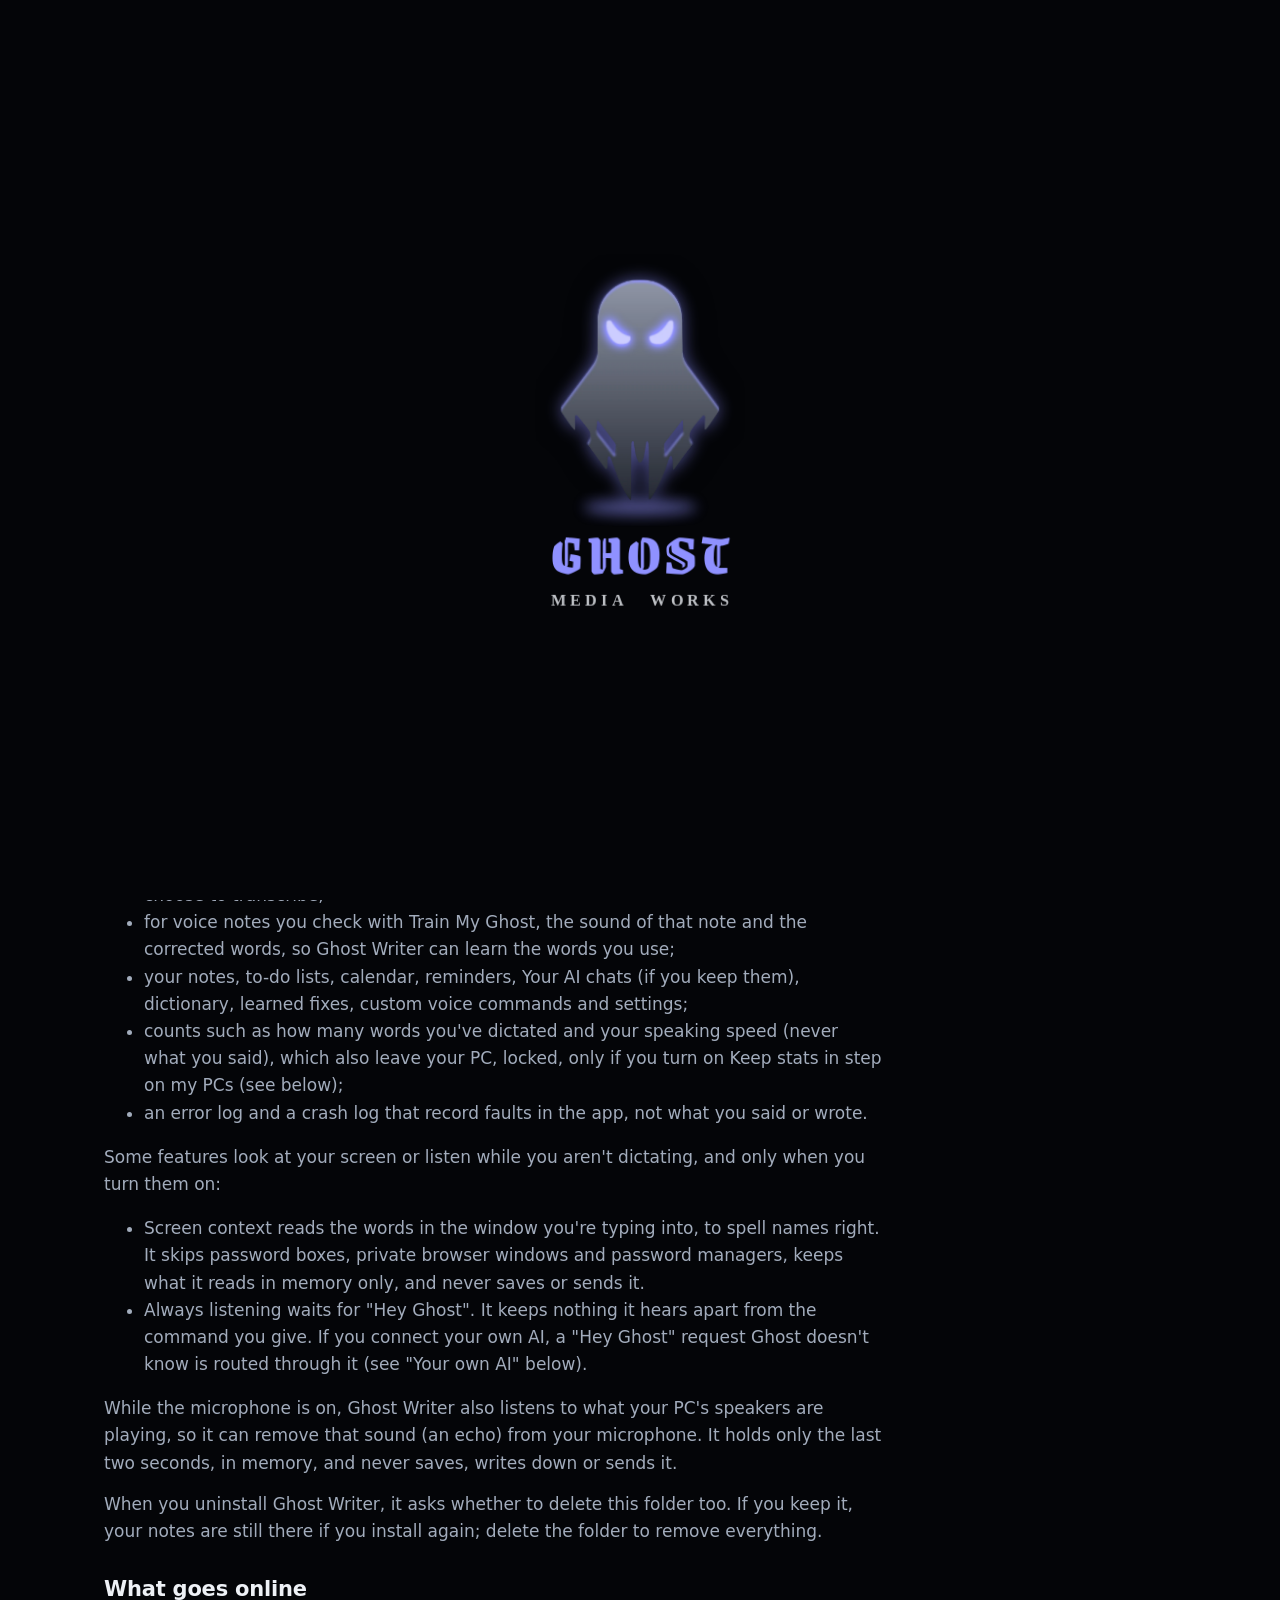
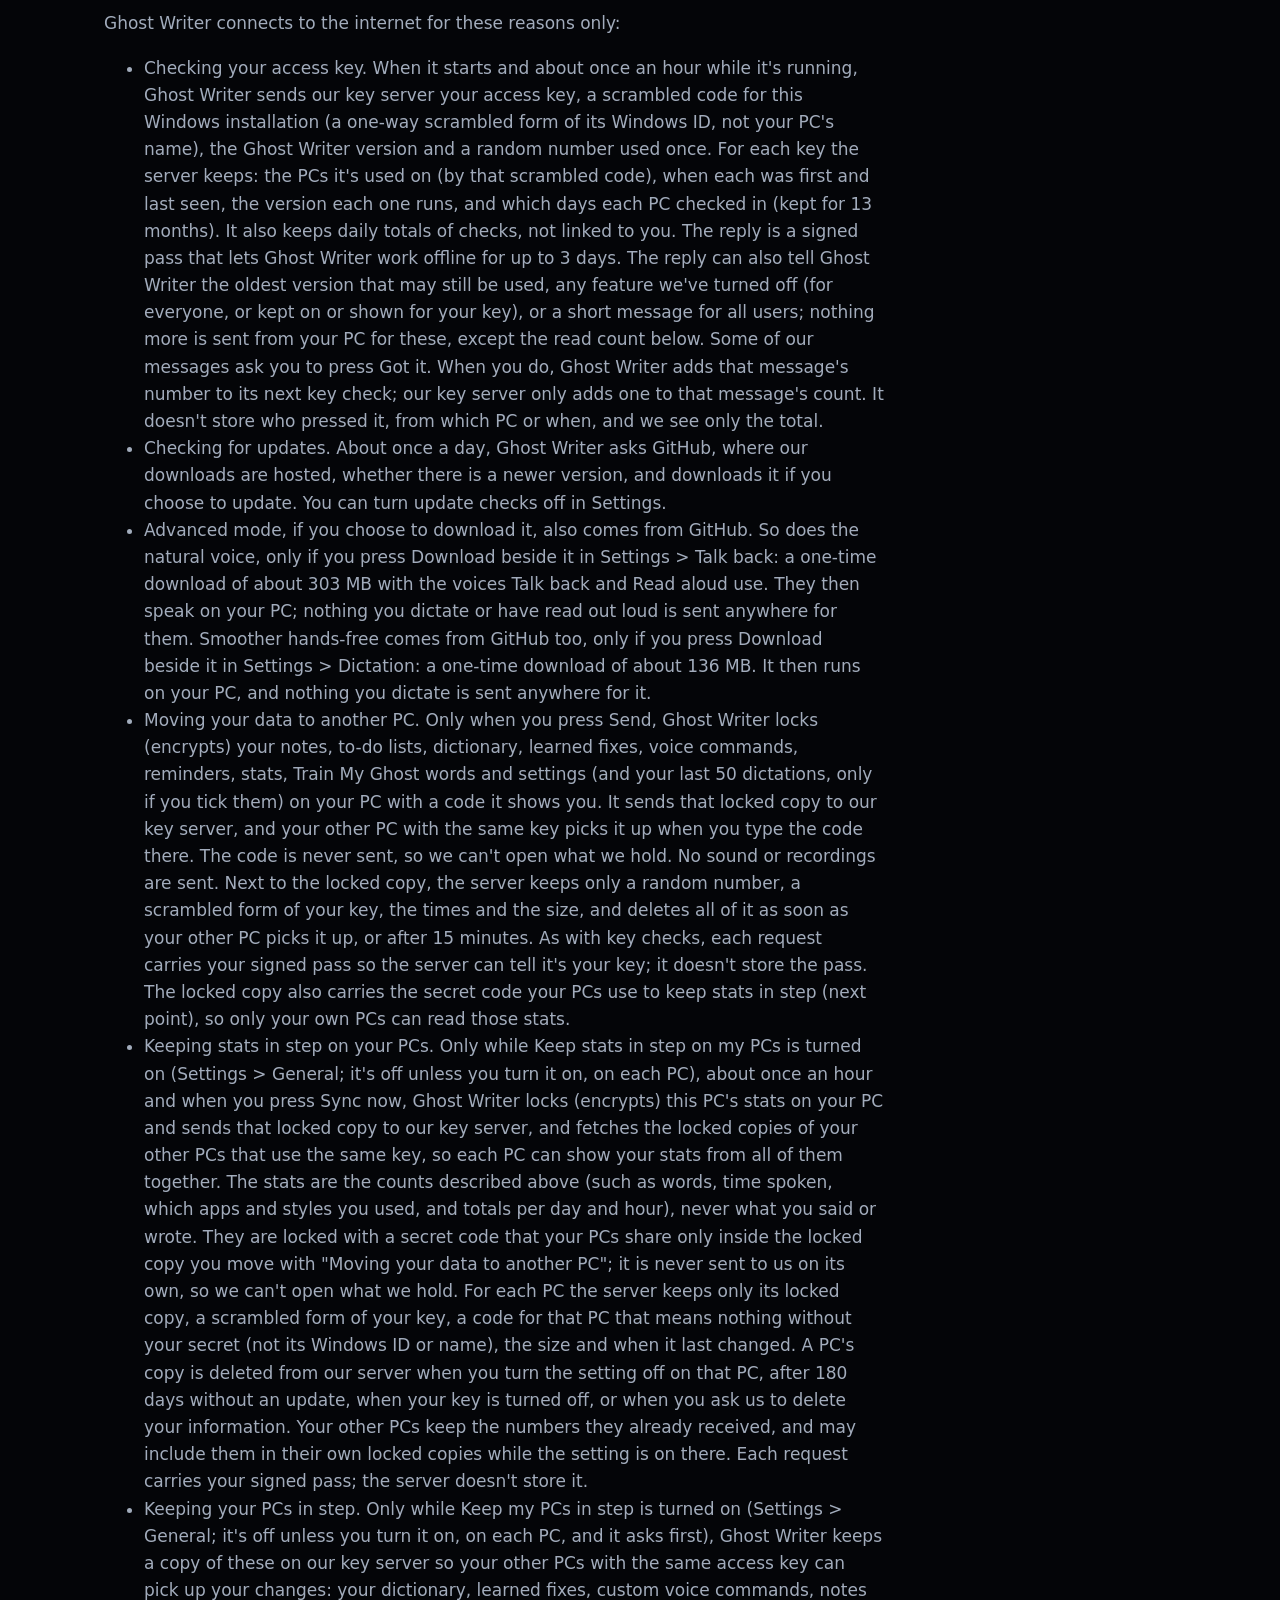
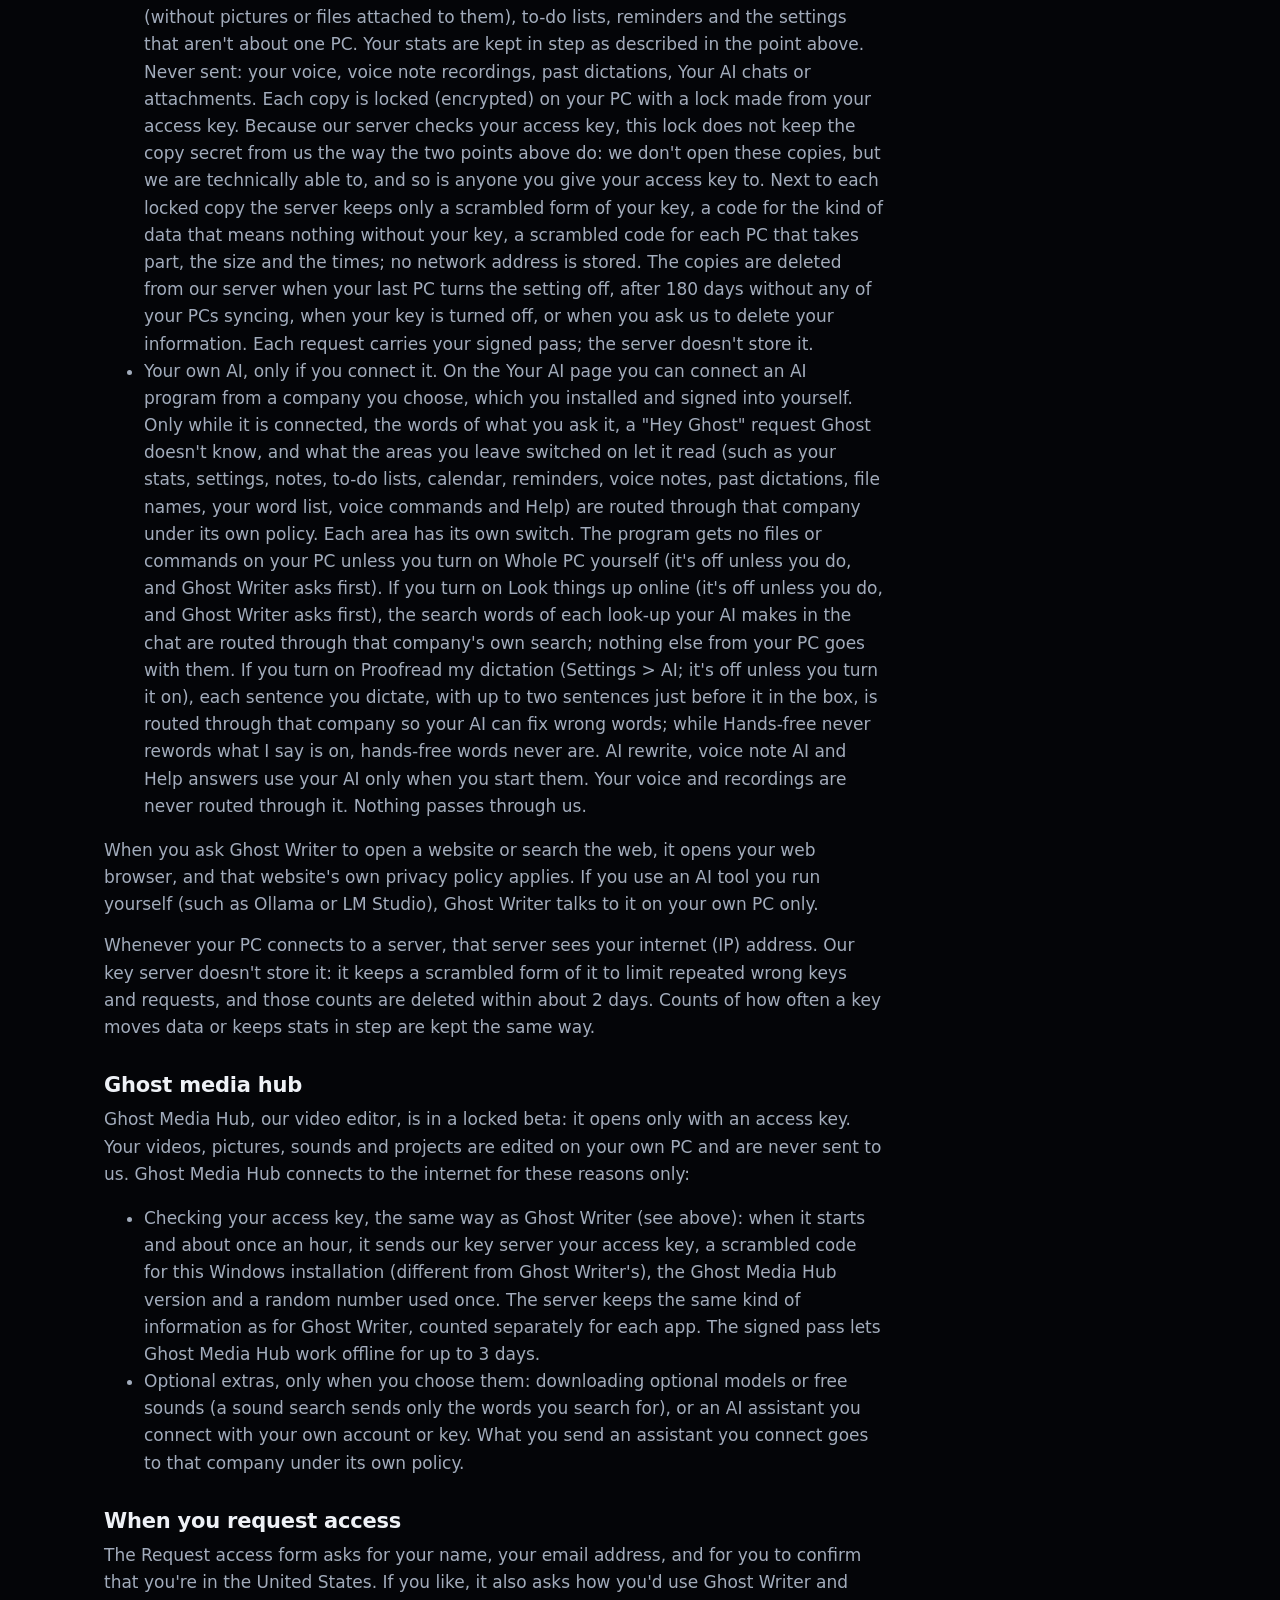
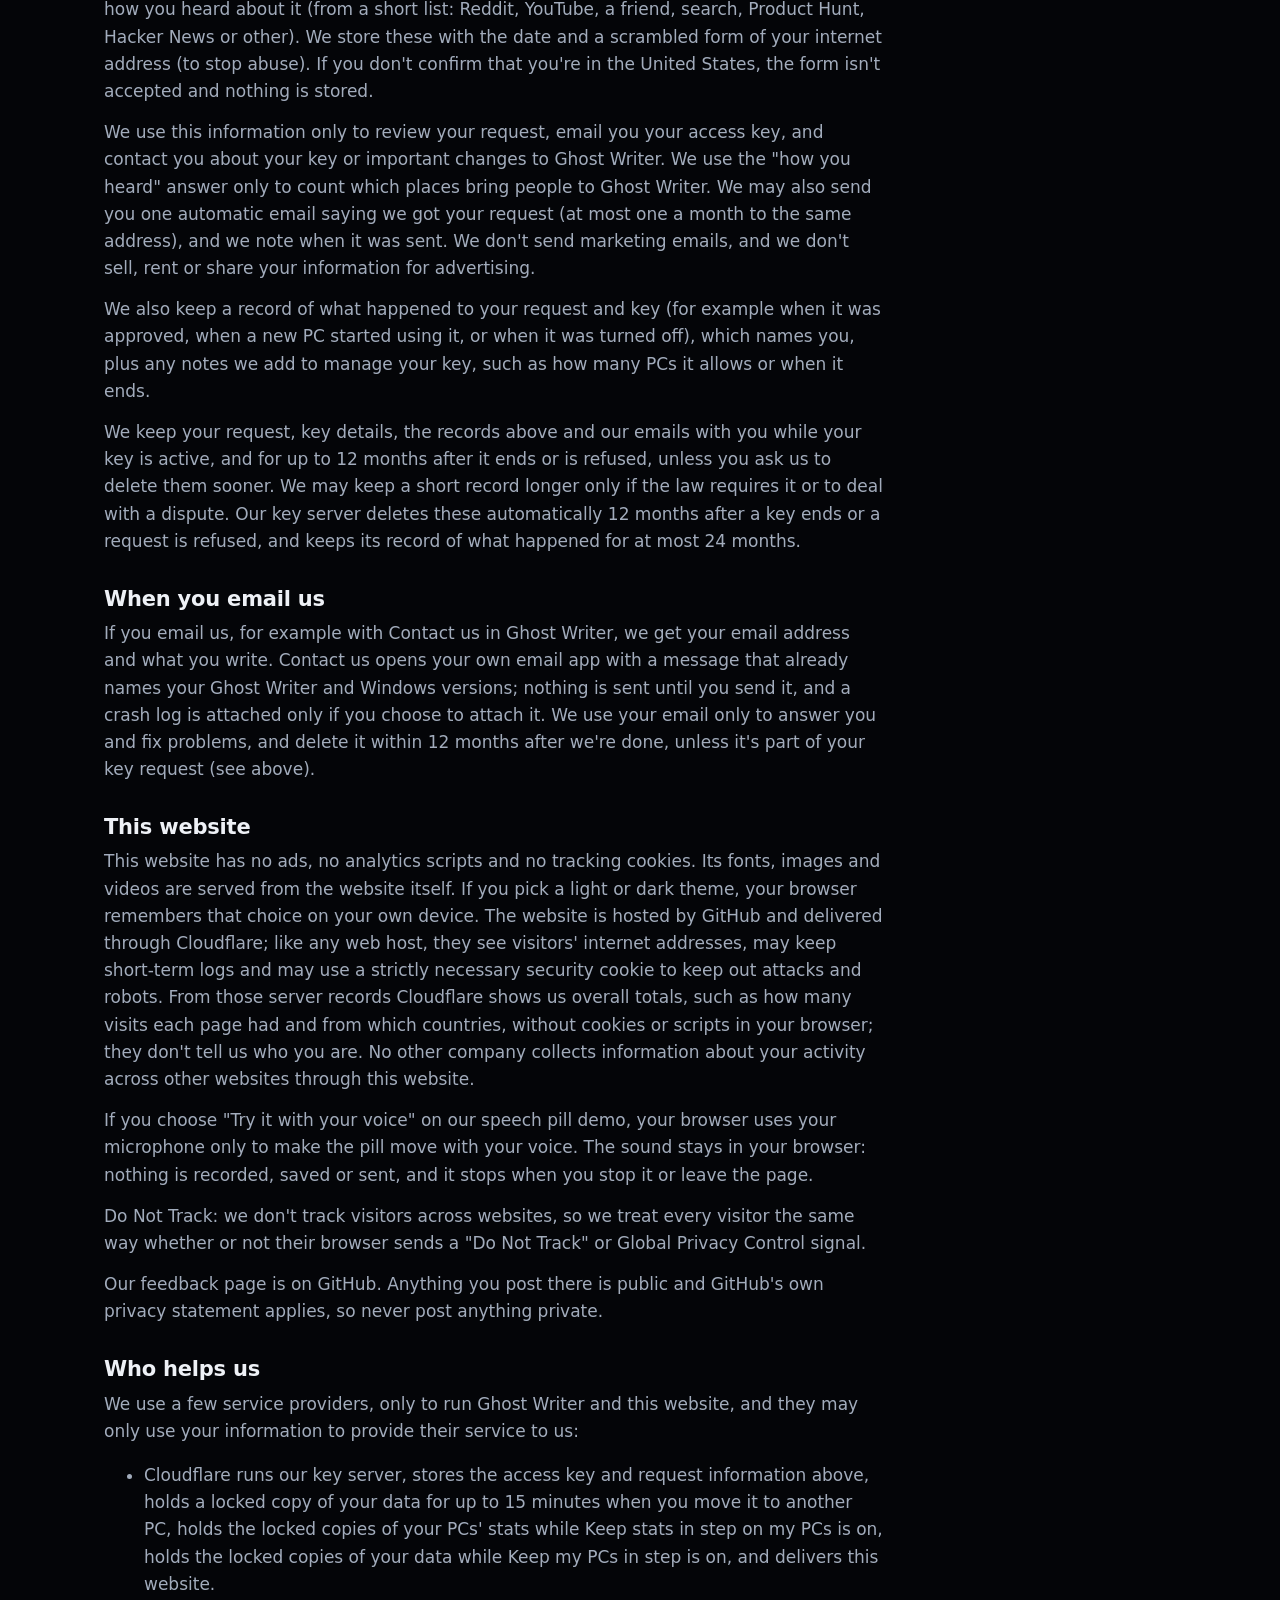
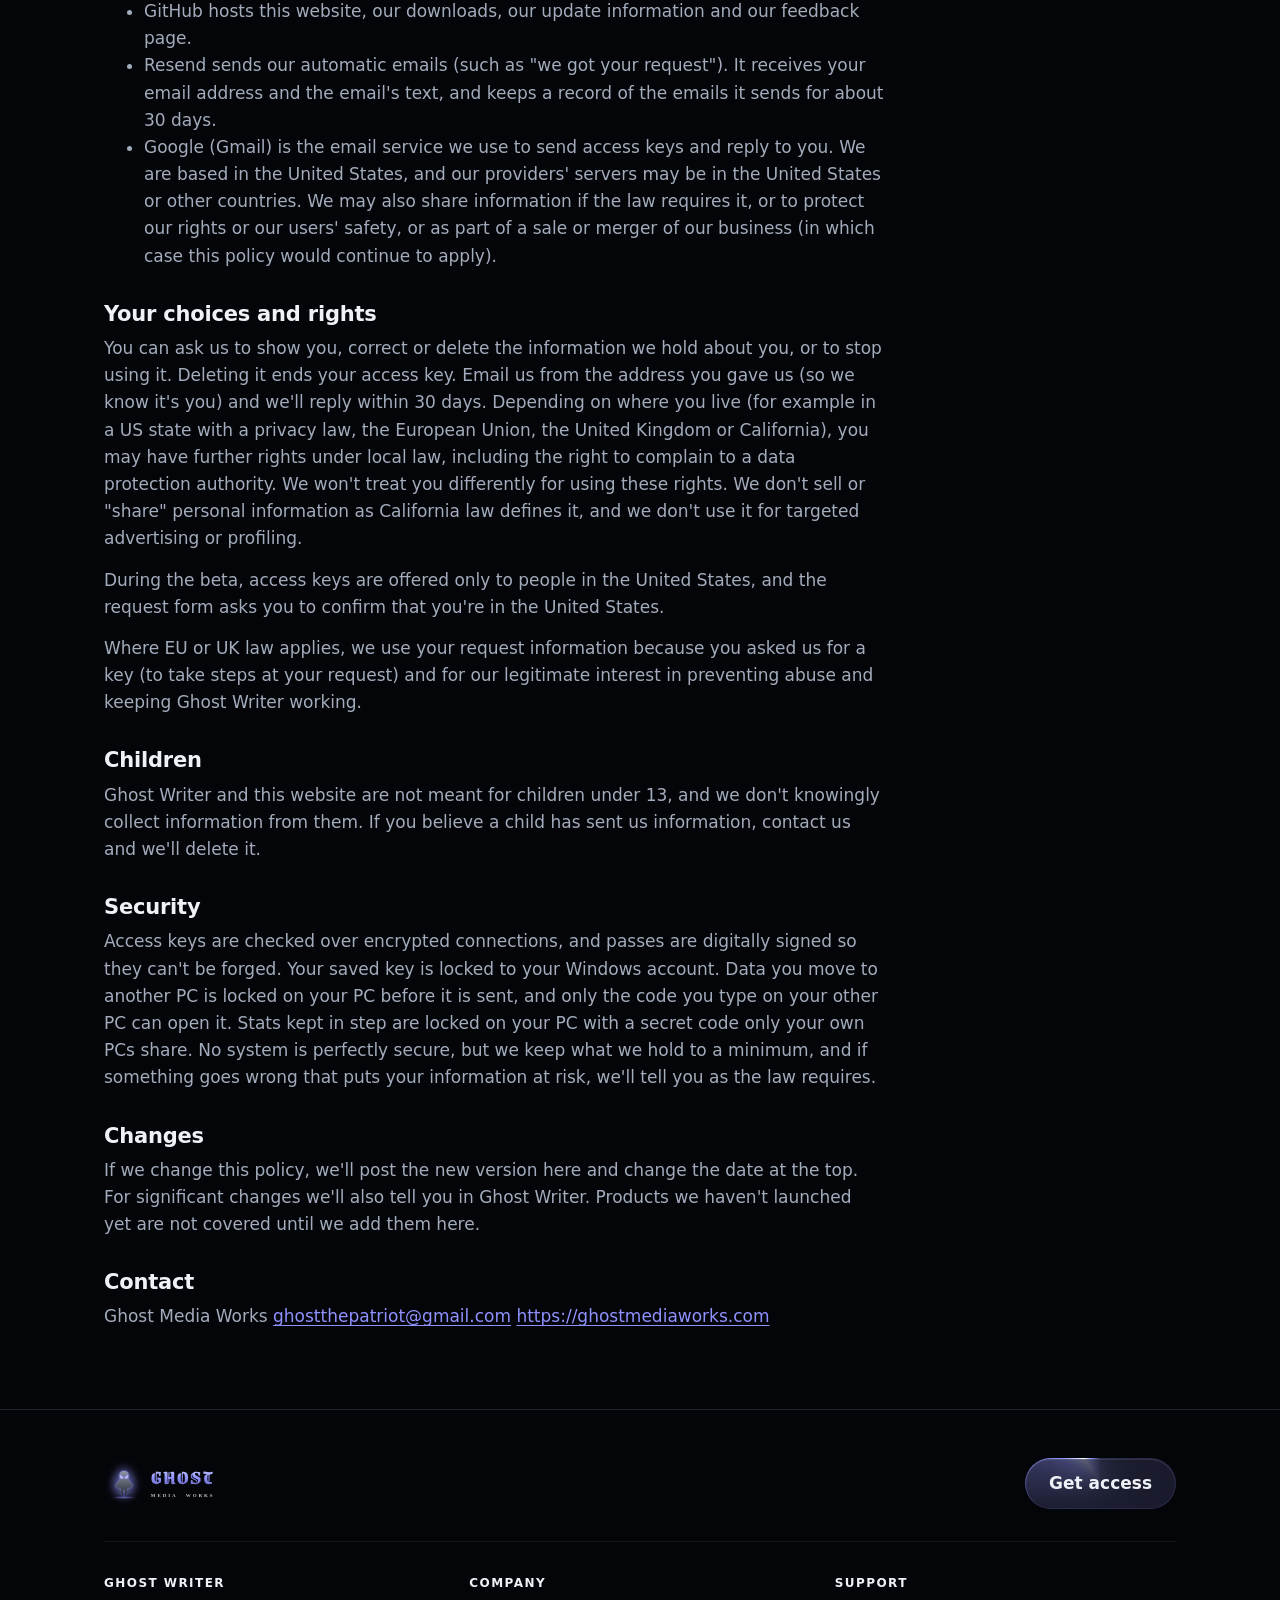
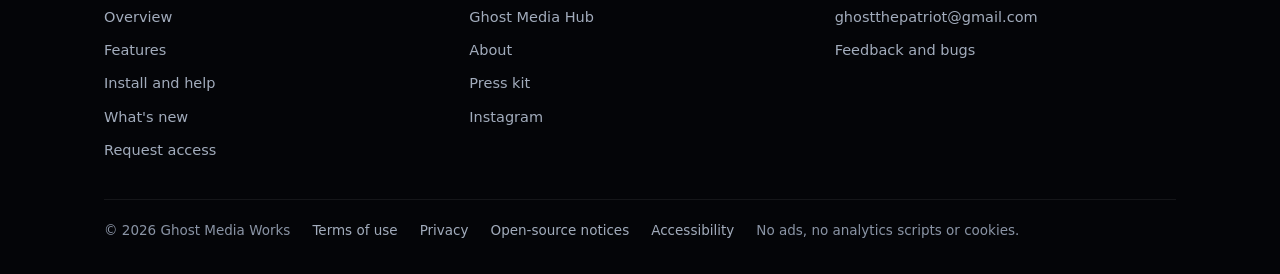
<file: privacy.html>
<!doctype html>
<html lang="en">
<head>
<meta charset="utf-8">
<meta name="viewport" content="width=device-width, initial-scale=1, viewport-fit=cover">
<title>Ghost Media Works Privacy Policy</title>
<meta name="description" content="Ghost Media Works Privacy Policy for Ghost Writer and the Ghost Media Works website.">
<link rel="canonical" href="https://ghostmediaworks.com/privacy.html">
<meta property="og:type" content="website">
<meta property="og:site_name" content="Ghost Media Works">
<meta property="og:title" content="Ghost Media Works Privacy Policy">
<meta property="og:description" content="Ghost Media Works Privacy Policy for Ghost Writer and the Ghost Media Works website.">
<meta property="og:url" content="https://ghostmediaworks.com/privacy.html">
<meta property="og:image" content="https://ghostmediaworks.com/assets/social-company.43046d2662.png">
<meta property="og:image:width" content="1200">
<meta property="og:image:height" content="630">
<meta property="og:image:alt" content="Ghost Media Works: Windows apps that work for you.">
<meta name="twitter:card" content="summary_large_image">
<meta name="theme-color" content="#040508">
<link rel="icon" href="/favicon.ico" sizes="any">
<link rel="icon" type="image/png" sizes="32x32" href="/assets/icons/favicon-32.png">
<link rel="apple-touch-icon" href="/assets/icons/apple-touch-icon.png">
<link rel="manifest" href="/site.webmanifest">
<link rel="preload" href="/assets/fonts/GrenzeGotisch-Site.woff" as="font" type="font/woff" crossorigin>
<link rel="stylesheet" href="/assets/site.f256f029d5.css">
<link rel="stylesheet" href="/assets/scenes.e36ffe90dc.css">
<link rel="stylesheet" href="/assets/request.55162ab120.css">
<script src="/assets/head.3d74d729cb.js"></script><!-- theme, old-link forwarding, intro flag: runs before the page paints (no defer) -->
<script type="application/ld+json">
{
 "@context": "https://schema.org",
 "@graph": [
  {
   "@type": "Organization",
   "@id": "https://ghostmediaworks.com/#org",
   "name": "Ghost Media Works",
   "alternateName": [
    "Ghost Media",
    "GhostMediaWorks"
   ],
   "url": "https://ghostmediaworks.com/",
   "logo": "https://ghostmediaworks.com/assets/icons/icon-512.png",
   "email": "ghostthepatriot@gmail.com",
   "founder": {
    "@id": "https://ghostmediaworks.com/#ghost"
   },
   "sameAs": [
    "https://www.instagram.com/ghost_1krr/"
   ]
  },
  {
   "@type": "Person",
   "@id": "https://ghostmediaworks.com/#ghost",
   "name": "Ghost",
   "alternateName": [
    "Ghost 1kRR",
    "ghost_1krr"
   ],
   "jobTitle": "Founder",
   "sameAs": [
    "https://www.instagram.com/ghost_1krr/"
   ]
  },
  {
   "@type": "WebSite",
   "@id": "https://ghostmediaworks.com/#site",
   "url": "https://ghostmediaworks.com/",
   "name": "Ghost Media Works",
   "alternateName": "Ghost Media",
   "publisher": {
    "@id": "https://ghostmediaworks.com/#org"
   }
  }
 ]
}
</script>
</head>
<body>
<a class="skip" href="#main">Skip to content</a>
<header class="site-header">
  <div class="wrap inner">
    <a class="brand lg" href="/" aria-label="Ghost Media Works home">
      <span class="lg-press" aria-hidden="true"><span class="lg-sway">
        <span class="lg-orb"><span class="lg-halo"></span><span class="ghost-art"><span class="ghost"></span><span class="floor"></span></span></span>
        <span class="lg-col"><span class="lg-w"><span class="lg-l">G</span><span class="lg-l">H</span><span class="lg-l">O</span><span class="lg-l">S</span><span class="lg-l">T</span></span><span class="lg-mw"><span>m</span><span>e</span><span>d</span><span>i</span><span>a</span><span class="lg-sp"></span><span>w</span><span>o</span><span>r</span><span>k</span><span>s</span></span>
          <span class="lg-spec"><span class="lg-w"><span class="lg-l">G</span><span class="lg-l">H</span><span class="lg-l">O</span><span class="lg-l">S</span><span class="lg-l">T</span></span><span class="lg-mw"><span>m</span><span>e</span><span>d</span><span>i</span><span>a</span><span class="lg-sp"></span><span>w</span><span>o</span><span>r</span><span>k</span><span>s</span></span></span></span>
      </span></span>
    </a>
    <nav class="main-nav" aria-label="Main">
      <span class="product-switch" role="group" aria-label="Our apps">
        <a href="/ghost-writer/" data-nav="ghost-writer"><svg viewBox="0 0 24 24" fill="none" stroke="currentColor" stroke-width="2" stroke-linecap="round" aria-hidden="true"><rect x="9" y="3" width="6" height="11" rx="3"/><path d="M5.5 11a6.5 6.5 0 0 0 13 0M12 17.5V21"/></svg>Ghost Writer</a>
        <a href="/media-hub/" data-nav="media-hub"><svg viewBox="0 0 24 24" fill="none" stroke="currentColor" stroke-width="2" stroke-linejoin="round" aria-hidden="true"><rect x="3" y="5" width="18" height="14" rx="3"/><path d="M10 9.2v5.6l4.8-2.8z"/></svg>Ghost Media Hub</a>
      </span>
      <a class="nav-plain" href="/about/" data-nav="about">About</a>
    </nav>
    <a class="button small header-cta" href="/ghost-writer/#request">Get access</a>
    <button class="theme-button header-theme" id="theme" type="button" data-theme-button aria-label="Theme: dark. Click to change.">
      <svg viewBox="0 0 24 24" fill="none" stroke="currentColor" stroke-width="2" aria-hidden="true"><circle cx="12" cy="12" r="9"/><path d="M12 3a9 9 0 0 1 0 18z" fill="currentColor"/></svg>
    </button>
  </div>
</header>
<main id="main" tabindex="-1">
<div class="wrap">
  <article class="legal">
<h1>Ghost Media Works Privacy Policy</h1>
<p class="updated">Last updated: November 22, 2026</p>
<p>This policy explains what Ghost Media Works (&quot;we&quot;, &quot;us&quot;) does with information about you when you visit our website (<a href="https://ghostmediaworks.com">https://ghostmediaworks.com</a>) or use Ghost Writer, our dictation app, or Ghost Media Hub, our video editor (see &quot;Ghost Media Hub&quot; below). The short version: your voice stays on your PC, and so do your words unless you move them to your other PC, keep your PCs in step or connect your own AI. We only receive what is needed to give you an access key and keep it working, and, if you choose to move your data to your other PC, a locked copy that we can&#x27;t open and delete within 15 minutes. If you turn on Keep stats in step on my PCs, we also hold a locked copy of each of your PCs&#x27; stats (counts, never your words) that we can&#x27;t open, until you turn it off. If you turn on Keep my PCs in step, we also hold a copy of your words, notes, lists, reminders, voice commands and settings, locked with your access key, until your last PC turns it off.</p>
<h2>What stays on your PC</h2>
<p>Ghost Writer turns speech into text on your own PC. Your voice is never sent to us or to anyone else. The words you dictate leave your PC only if you move your data to your other PC (locked so that we can&#x27;t read them), or if you connect your own AI (see below). These things are kept on your PC, in your Windows profile (%LOCALAPPDATA%\Ghost Writer), and nowhere else unless you move them to your other PC (see &quot;Moving your data to another PC&quot; below):</p>
<ul><li>your last 50 dictations, so you can copy them again (you can clear them at any time);</li><li>voice notes you choose to record, with their sound and text, and recordings you choose to transcribe;</li><li>for voice notes you check with Train My Ghost, the sound of that note and the corrected words, so Ghost Writer can learn the words you use;</li><li>your notes, to-do lists, calendar, reminders, Your AI chats (if you keep them), dictionary, learned fixes, custom voice commands and settings;</li><li>counts such as how many words you&#x27;ve dictated and your speaking speed (never what you said), which also leave your PC, locked, only if you turn on Keep stats in step on my PCs (see below);</li><li>an error log and a crash log that record faults in the app, not what you said or wrote.</li></ul>
<p>Some features look at your screen or listen while you aren&#x27;t dictating, and only when you turn them on:</p>
<ul><li>Screen context reads the words in the window you&#x27;re typing into, to spell names right. It skips password boxes, private browser windows and password managers, keeps what it reads in memory only, and never saves or sends it.</li><li>Always listening waits for &quot;Hey Ghost&quot;. It keeps nothing it hears apart from the command you give. If you connect your own AI, a &quot;Hey Ghost&quot; request Ghost doesn&#x27;t know is routed through it (see &quot;Your own AI&quot; below).</li></ul>
<p>While the microphone is on, Ghost Writer also listens to what your PC&#x27;s speakers are playing, so it can remove that sound (an echo) from your microphone. It holds only the last two seconds, in memory, and never saves, writes down or sends it.</p>
<p>When you uninstall Ghost Writer, it asks whether to delete this folder too. If you keep it, your notes are still there if you install again; delete the folder to remove everything.</p>
<h2>What goes online</h2>
<p>Ghost Writer connects to the internet for these reasons only:</p>
<ul><li>Checking your access key. When it starts and about once an hour while it&#x27;s running, Ghost Writer sends our key server your access key, a scrambled code for this Windows installation (a one-way scrambled form of its Windows ID, not your PC&#x27;s name), the Ghost Writer version and a random number used once. For each key the server keeps: the PCs it&#x27;s used on (by that scrambled code), when each was first and last seen, the version each one runs, and which days each PC checked in (kept for 13 months). It also keeps daily totals of checks, not linked to you. The reply is a signed pass that lets Ghost Writer work offline for up to 3 days. The reply can also tell Ghost Writer the oldest version that may still be used, any feature we&#x27;ve turned off (for everyone, or kept on or shown for your key), or a short message for all users; nothing more is sent from your PC for these, except the read count below. Some of our messages ask you to press Got it. When you do, Ghost Writer adds that message&#x27;s number to its next key check; our key server only adds one to that message&#x27;s count. It doesn&#x27;t store who pressed it, from which PC or when, and we see only the total.</li><li>Checking for updates. About once a day, Ghost Writer asks GitHub, where our downloads are hosted, whether there is a newer version, and downloads it if you choose to update. You can turn update checks off in Settings.</li><li>Advanced mode, if you choose to download it, also comes from GitHub. So does the natural voice, only if you press Download beside it in Settings &gt; Talk back: a one-time download of about 303 MB with the voices Talk back and Read aloud use. They then speak on your PC; nothing you dictate or have read out loud is sent anywhere for them. Smoother hands-free comes from GitHub too, only if you press Download beside it in Settings &gt; Dictation: a one-time download of about 136 MB. It then runs on your PC, and nothing you dictate is sent anywhere for it.</li><li>Moving your data to another PC. Only when you press Send, Ghost Writer locks (encrypts) your notes, to-do lists, dictionary, learned fixes, voice commands, reminders, stats, Train My Ghost words and settings (and your last 50 dictations, only if you tick them) on your PC with a code it shows you. It sends that locked copy to our key server, and your other PC with the same key picks it up when you type the code there. The code is never sent, so we can&#x27;t open what we hold. No sound or recordings are sent. Next to the locked copy, the server keeps only a random number, a scrambled form of your key, the times and the size, and deletes all of it as soon as your other PC picks it up, or after 15 minutes. As with key checks, each request carries your signed pass so the server can tell it&#x27;s your key; it doesn&#x27;t store the pass. The locked copy also carries the secret code your PCs use to keep stats in step (next point), so only your own PCs can read those stats.</li><li>Keeping stats in step on your PCs. Only while Keep stats in step on my PCs is turned on (Settings &gt; General; it&#x27;s off unless you turn it on, on each PC), about once an hour and when you press Sync now, Ghost Writer locks (encrypts) this PC&#x27;s stats on your PC and sends that locked copy to our key server, and fetches the locked copies of your other PCs that use the same key, so each PC can show your stats from all of them together. The stats are the counts described above (such as words, time spoken, which apps and styles you used, and totals per day and hour), never what you said or wrote. They are locked with a secret code that your PCs share only inside the locked copy you move with &quot;Moving your data to another PC&quot;; it is never sent to us on its own, so we can&#x27;t open what we hold. For each PC the server keeps only its locked copy, a scrambled form of your key, a code for that PC that means nothing without your secret (not its Windows ID or name), the size and when it last changed. A PC&#x27;s copy is deleted from our server when you turn the setting off on that PC, after 180 days without an update, when your key is turned off, or when you ask us to delete your information. Your other PCs keep the numbers they already received, and may include them in their own locked copies while the setting is on there. Each request carries your signed pass; the server doesn&#x27;t store it.</li><li>Keeping your PCs in step. Only while Keep my PCs in step is turned on (Settings &gt; General; it&#x27;s off unless you turn it on, on each PC, and it asks first), Ghost Writer keeps a copy of these on our key server so your other PCs with the same access key can pick up your changes: your dictionary, learned fixes, custom voice commands, notes (without pictures or files attached to them), to-do lists, reminders and the settings that aren&#x27;t about one PC. Your stats are kept in step as described in the point above. Never sent: your voice, voice note recordings, past dictations, Your AI chats or attachments. Each copy is locked (encrypted) on your PC with a lock made from your access key. Because our server checks your access key, this lock does not keep the copy secret from us the way the two points above do: we don&#x27;t open these copies, but we are technically able to, and so is anyone you give your access key to. Next to each locked copy the server keeps only a scrambled form of your key, a code for the kind of data that means nothing without your key, a scrambled code for each PC that takes part, the size and the times; no network address is stored. The copies are deleted from our server when your last PC turns the setting off, after 180 days without any of your PCs syncing, when your key is turned off, or when you ask us to delete your information. Each request carries your signed pass; the server doesn&#x27;t store it.</li><li>Your own AI, only if you connect it. On the Your AI page you can connect an AI program from a company you choose, which you installed and signed into yourself. Only while it is connected, the words of what you ask it, a &quot;Hey Ghost&quot; request Ghost doesn&#x27;t know, and what the areas you leave switched on let it read (such as your stats, settings, notes, to-do lists, calendar, reminders, voice notes, past dictations, file names, your word list, voice commands and Help) are routed through that company under its own policy. Each area has its own switch. The program gets no files or commands on your PC unless you turn on Whole PC yourself (it&#x27;s off unless you do, and Ghost Writer asks first). If you turn on Look things up online (it&#x27;s off unless you do, and Ghost Writer asks first), the search words of each look-up your AI makes in the chat are routed through that company&#x27;s own search; nothing else from your PC goes with them. If you turn on Proofread my dictation (Settings &gt; AI; it&#x27;s off unless you turn it on), each sentence you dictate, with up to two sentences just before it in the box, is routed through that company so your AI can fix wrong words; while Hands-free never rewords what I say is on, hands-free words never are. AI rewrite, voice note AI and Help answers use your AI only when you start them. Your voice and recordings are never routed through it. Nothing passes through us.</li></ul>
<p>When you ask Ghost Writer to open a website or search the web, it opens your web browser, and that website&#x27;s own privacy policy applies. If you use an AI tool you run yourself (such as Ollama or LM Studio), Ghost Writer talks to it on your own PC only.</p>
<p>Whenever your PC connects to a server, that server sees your internet (IP) address. Our key server doesn&#x27;t store it: it keeps a scrambled form of it to limit repeated wrong keys and requests, and those counts are deleted within about 2 days. Counts of how often a key moves data or keeps stats in step are kept the same way.</p>
<h2>Ghost media hub</h2>
<p>Ghost Media Hub, our video editor, is in a locked beta: it opens only with an access key. Your videos, pictures, sounds and projects are edited on your own PC and are never sent to us. Ghost Media Hub connects to the internet for these reasons only:</p>
<ul><li>Checking your access key, the same way as Ghost Writer (see above): when it starts and about once an hour, it sends our key server your access key, a scrambled code for this Windows installation (different from Ghost Writer&#x27;s), the Ghost Media Hub version and a random number used once. The server keeps the same kind of information as for Ghost Writer, counted separately for each app. The signed pass lets Ghost Media Hub work offline for up to 3 days.</li><li>Optional extras, only when you choose them: downloading optional models or free sounds (a sound search sends only the words you search for), or an AI assistant you connect with your own account or key. What you send an assistant you connect goes to that company under its own policy.</li></ul>
<h2>When you request access</h2>
<p>The Request access form asks for your name, your email address, and for you to confirm that you&#x27;re in the United States. If you like, it also asks how you&#x27;d use Ghost Writer and how you heard about it (from a short list: Reddit, YouTube, a friend, search, Product Hunt, Hacker News or other). We store these with the date and a scrambled form of your internet address (to stop abuse). If you don&#x27;t confirm that you&#x27;re in the United States, the form isn&#x27;t accepted and nothing is stored.</p>
<p>We use this information only to review your request, email you your access key, and contact you about your key or important changes to Ghost Writer. We use the &quot;how you heard&quot; answer only to count which places bring people to Ghost Writer. We may also send you one automatic email saying we got your request (at most one a month to the same address), and we note when it was sent. We don&#x27;t send marketing emails, and we don&#x27;t sell, rent or share your information for advertising.</p>
<p>We also keep a record of what happened to your request and key (for example when it was approved, when a new PC started using it, or when it was turned off), which names you, plus any notes we add to manage your key, such as how many PCs it allows or when it ends.</p>
<p>We keep your request, key details, the records above and our emails with you while your key is active, and for up to 12 months after it ends or is refused, unless you ask us to delete them sooner. We may keep a short record longer only if the law requires it or to deal with a dispute. Our key server deletes these automatically 12 months after a key ends or a request is refused, and keeps its record of what happened for at most 24 months.</p>
<h2>When you email us</h2>
<p>If you email us, for example with Contact us in Ghost Writer, we get your email address and what you write. Contact us opens your own email app with a message that already names your Ghost Writer and Windows versions; nothing is sent until you send it, and a crash log is attached only if you choose to attach it. We use your email only to answer you and fix problems, and delete it within 12 months after we&#x27;re done, unless it&#x27;s part of your key request (see above).</p>
<h2>This website</h2>
<p>This website has no ads, no analytics scripts and no tracking cookies. Its fonts, images and videos are served from the website itself. If you pick a light or dark theme, your browser remembers that choice on your own device. The website is hosted by GitHub and delivered through Cloudflare; like any web host, they see visitors&#x27; internet addresses, may keep short-term logs and may use a strictly necessary security cookie to keep out attacks and robots. From those server records Cloudflare shows us overall totals, such as how many visits each page had and from which countries, without cookies or scripts in your browser; they don&#x27;t tell us who you are. No other company collects information about your activity across other websites through this website.</p>
<p>If you choose &quot;Try it with your voice&quot; on our speech pill demo, your browser uses your microphone only to make the pill move with your voice. The sound stays in your browser: nothing is recorded, saved or sent, and it stops when you stop it or leave the page.</p>
<p>Do Not Track: we don&#x27;t track visitors across websites, so we treat every visitor the same way whether or not their browser sends a &quot;Do Not Track&quot; or Global Privacy Control signal.</p>
<p>Our feedback page is on GitHub. Anything you post there is public and GitHub&#x27;s own privacy statement applies, so never post anything private.</p>
<h2>Who helps us</h2>
<p>We use a few service providers, only to run Ghost Writer and this website, and they may only use your information to provide their service to us:</p>
<ul><li>Cloudflare runs our key server, stores the access key and request information above, holds a locked copy of your data for up to 15 minutes when you move it to another PC, holds the locked copies of your PCs&#x27; stats while Keep stats in step on my PCs is on, holds the locked copies of your data while Keep my PCs in step is on, and delivers this website.</li><li>GitHub hosts this website, our downloads, our update information and our feedback page.</li><li>Resend sends our automatic emails (such as &quot;we got your request&quot;). It receives your email address and the email&#x27;s text, and keeps a record of the emails it sends for about 30 days.</li><li>Google (Gmail) is the email service we use to send access keys and reply to you. We are based in the United States, and our providers&#x27; servers may be in the United States or other countries. We may also share information if the law requires it, or to protect our rights or our users&#x27; safety, or as part of a sale or merger of our business (in which case this policy would continue to apply).</li></ul>
<h2>Your choices and rights</h2>
<p>You can ask us to show you, correct or delete the information we hold about you, or to stop using it. Deleting it ends your access key. Email us from the address you gave us (so we know it&#x27;s you) and we&#x27;ll reply within 30 days. Depending on where you live (for example in a US state with a privacy law, the European Union, the United Kingdom or California), you may have further rights under local law, including the right to complain to a data protection authority. We won&#x27;t treat you differently for using these rights. We don&#x27;t sell or &quot;share&quot; personal information as California law defines it, and we don&#x27;t use it for targeted advertising or profiling.</p>
<p>During the beta, access keys are offered only to people in the United States, and the request form asks you to confirm that you&#x27;re in the United States.</p>
<p>Where EU or UK law applies, we use your request information because you asked us for a key (to take steps at your request) and for our legitimate interest in preventing abuse and keeping Ghost Writer working.</p>
<h2>Children</h2>
<p>Ghost Writer and this website are not meant for children under 13, and we don&#x27;t knowingly collect information from them. If you believe a child has sent us information, contact us and we&#x27;ll delete it.</p>
<h2>Security</h2>
<p>Access keys are checked over encrypted connections, and passes are digitally signed so they can&#x27;t be forged. Your saved key is locked to your Windows account. Data you move to another PC is locked on your PC before it is sent, and only the code you type on your other PC can open it. Stats kept in step are locked on your PC with a secret code only your own PCs share. No system is perfectly secure, but we keep what we hold to a minimum, and if something goes wrong that puts your information at risk, we&#x27;ll tell you as the law requires.</p>
<h2>Changes</h2>
<p>If we change this policy, we&#x27;ll post the new version here and change the date at the top. For significant changes we&#x27;ll also tell you in Ghost Writer. Products we haven&#x27;t launched yet are not covered until we add them here.</p>
<h2>Contact</h2>
<p>Ghost Media Works <a href="mailto:ghostthepatriot@gmail.com">ghostthepatriot@gmail.com</a> <a href="https://ghostmediaworks.com">https://ghostmediaworks.com</a></p>
  </article>
</div>

</main>
<footer class="site-footer">
  <div class="wrap">
    <div class="foot-top">
      <p class="lg lg-still"><span class="visually-hidden">Ghost Media Works</span><span class="lg-press" aria-hidden="true"><span class="lg-sway">
            <span class="lg-orb"><span class="lg-halo"></span><span class="ghost-art"><span class="ghost"></span><span class="floor"></span></span></span>
            <span class="lg-col"><span class="lg-w"><span class="lg-l">G</span><span class="lg-l">H</span><span class="lg-l">O</span><span class="lg-l">S</span><span class="lg-l">T</span></span><span class="lg-mw"><span>m</span><span>e</span><span>d</span><span>i</span><span>a</span><span class="lg-sp"></span><span>w</span><span>o</span><span>r</span><span>k</span><span>s</span></span></span>
          </span></span></p>
      <a class="button foot-cta" href="/ghost-writer/#request">Get access</a>
    </div>
    <nav class="foot-cols" aria-label="Footer">
      <div class="foot-col"><p class="foot-h">Ghost Writer</p><ul>
        <li><a href="/ghost-writer/">Overview</a></li><li><a href="/ghost-writer/features/">Features</a></li>
        <li><a href="/ghost-writer/help/">Install and help</a></li><li><a href="/ghost-writer/changelog/">What's new</a></li>
        <li><a href="/ghost-writer/#request">Request access</a></li></ul></div>
      <div class="foot-col"><p class="foot-h">Company</p><ul>
        <li><a href="/media-hub/">Ghost Media Hub</a></li><li><a href="/about/">About</a></li><li><a href="/press/">Press kit</a></li>
        <li><a href="https://www.instagram.com/ghost_1krr/" rel="noopener">Instagram</a></li></ul></div>
      <div class="foot-col"><p class="foot-h">Support</p><ul>
        <li><a href="mailto:ghostthepatriot@gmail.com">ghostthepatriot@gmail.com</a></li><li><a href="https://github.com/getghostwriter/getghostwriter.github.io/issues">Feedback and bugs</a></li></ul></div>
    </nav>
    <p class="foot-legal">
      <span>&copy; 2026 Ghost Media Works</span><a href="/terms.html">Terms of use</a><a href="/privacy.html">Privacy</a><a href="/NOTICES.txt">Open-source notices</a><a href="/about/#accessibility">Accessibility</a>
      <span>No ads, no analytics scripts or cookies.</span>
    </p>
  </div>
</footer>
<dialog class="rq" id="request-dialog" aria-labelledby="rq-title">
  <div class="rq-inside">
    <button class="rq-close" type="button" aria-label="Close"><svg viewBox="0 0 24 24" fill="none" stroke="currentColor" stroke-width="2.2" stroke-linecap="round" aria-hidden="true"><path d="M6 6l12 12"/><path d="M18 6L6 18"/></svg></button>
    <div class="rq-dots" aria-hidden="true"><i></i><i></i></div>
    <h2 id="rq-title">Request access</h2>
    <p class="rq-intro"><span class="rq-stepno">Step 1 of 2.</span> Ghost Writer is in beta, by invitation. We read every request and email you a key, usually within a few days.</p>
    <div class="rq-slot"><div class="rq-box">
      <form class="request-form" id="request-form" data-server="https://ghost-writer-access.ghostrepublic.workers.dev" novalidate>
        <div class="rq-step rq-step1">
        <label>Your name<input name="name" autocomplete="name" maxlength="80" required aria-describedby="request-result"></label>
        <label>Your email <span class="hint">Your key is sent here.</span><input name="contact" type="email" autocomplete="email" maxlength="120" required aria-describedby="request-result"></label>
        <fieldset class="rq-apps"><legend>Which app? <span class="hint">One key can open both.</span></legend>
          <label class="tick"><input type="checkbox" name="apps" value="gw" checked><span>Ghost Writer</span></label>
          <label class="tick"><input type="checkbox" name="apps" value="mh"><span>Ghost Media Hub</span></label>
        </fieldset>
        <label class="tick"><input type="checkbox" name="us_resident" value="yes" required aria-describedby="request-result"><span>I'm in the United States <span class="hint">The beta is open to people in the US, for now.</span></span></label>
        </div>
        <div class="rq-step rq-step2">
        <p class="rq-only rq-step2-note">Two optional questions. They help us look after the beta.</p>
        <label>How would you use Ghost Writer? <span class="hint">Optional.</span><textarea name="reason" maxlength="1000"></textarea></label>
        <label>How did you hear about Ghost Writer? <span class="hint">Optional.</span>
          <select name="heard">
            <option value="">Choose one (optional)</option>
            <option value="reddit">Reddit</option>
            <option value="youtube">YouTube</option>
            <option value="friend">A friend</option>
            <option value="search">Search</option>
            <option value="producthunt">Product Hunt</option>
            <option value="hackernews">Hacker News</option>
            <option value="other">Other</option>
          </select></label>
        </div>
        <div class="trap" aria-hidden="true"><label>Leave this empty<input name="website" tabindex="-1" autocomplete="off"></label></div>
        <div class="rq-buttons">
          <button class="button rq-only rq-next" type="button">Continue</button>
          <button class="button rq-send" type="submit">Request access</button>
          <button class="button secondary rq-only rq-skip" type="button">Skip and send</button>
        </div>
        <p class="result" id="request-result" role="status" aria-live="polite"></p>
        <p class="small-print">We use your name and email only to review your request, send your key, and tell you about your key or important changes to Ghost Writer. No marketing, never sold. <a href="/privacy.html">Privacy policy</a> &middot; <a href="/terms.html">Terms of use</a></p>
      </form>
      <div class="rq-done" hidden tabindex="-1">
        <svg class="rq-env" viewBox="0 0 120 120" fill="none" stroke="currentColor" stroke-width="2.4" stroke-linecap="round" stroke-linejoin="round" aria-hidden="true"><circle class="rq-ring" cx="60" cy="60" r="54"/><g class="rq-letter"><rect x="28" y="40" width="64" height="44" rx="6"/><path d="M28 44l32 22 32-22"/></g><path class="rq-tick" d="M78 30l6 6 12-12" stroke-width="3"/></svg>
        <h3 class="rq-done-title">You're on the list</h3>
        <p class="rq-done-for">Request received.</p>
        <ol class="rq-timeline">
          <li><b>Today</b>We read your request ourselves.</li>
          <li><b>Within a few days</b>Your key arrives by email. Check your spam folder if you don't see it.</li>
          <li><b>Then</b>Download Ghost Writer, enter your key, hold Ctrl+Win and talk.</li>
        </ol>
      </div>
      </div>
</div>
  </div>
</dialog>

<script src="/assets/site.3b6a2c24ac.js" defer></script>
<script src="/assets/logo.69c41a8c63.js" defer></script>
<script src="/assets/stars.e5c827dea4.js" defer></script>
<script src="/assets/scenes.9251fdd171.js" defer></script>
<script src="/assets/request.4b66f7353a.js" defer></script>

</body>
</html>
</file>
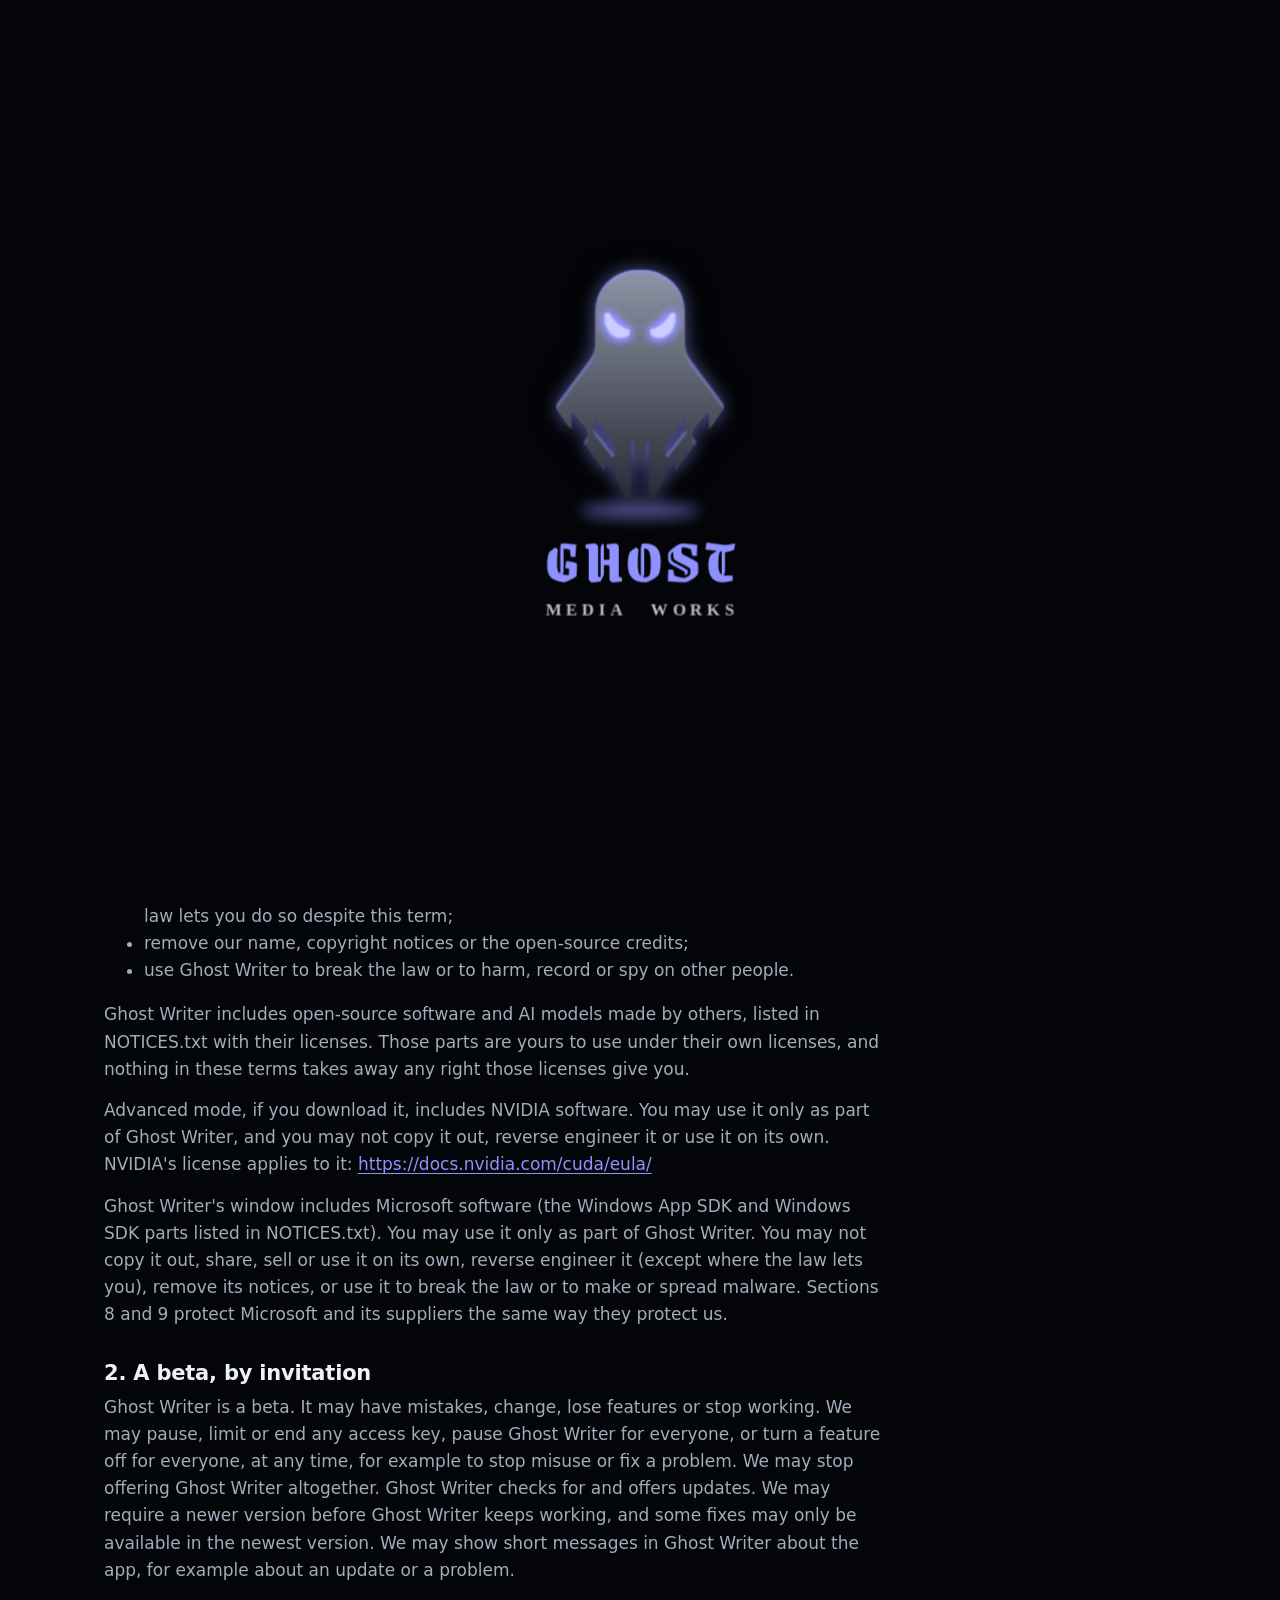
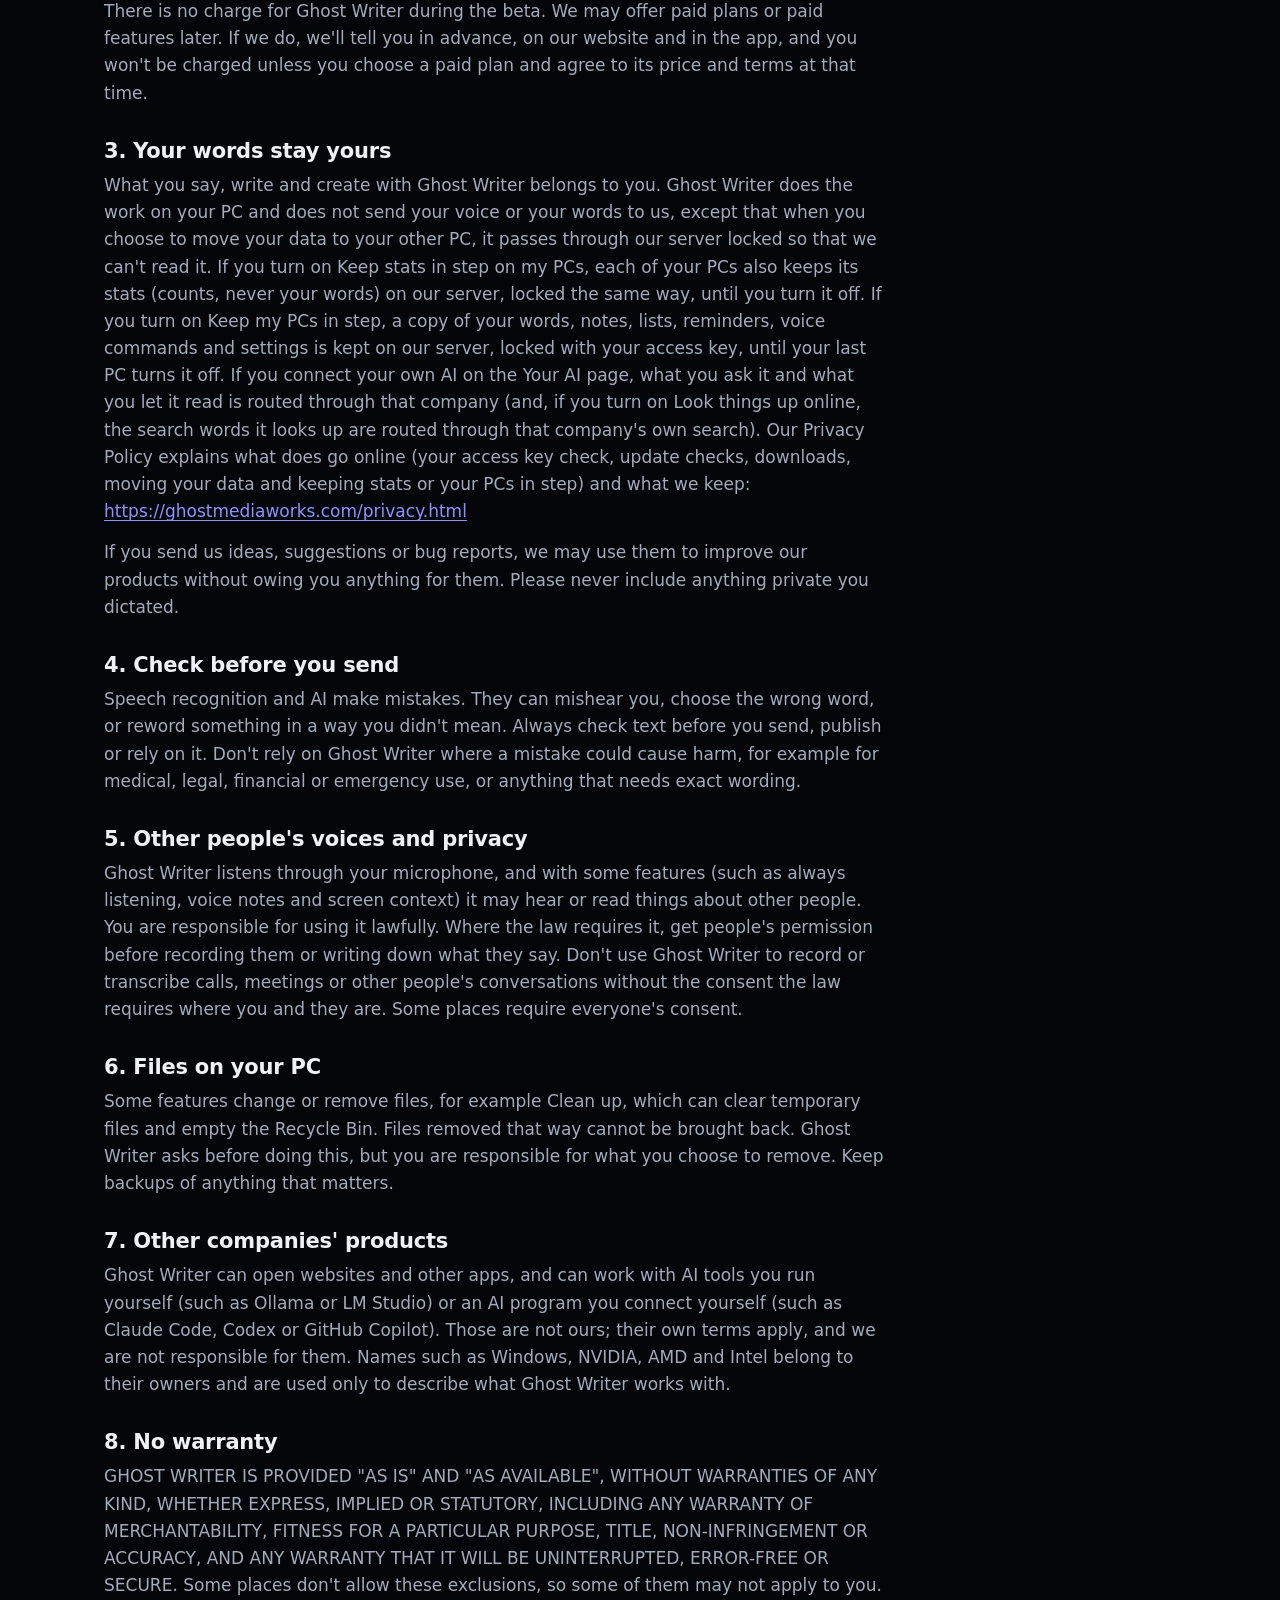
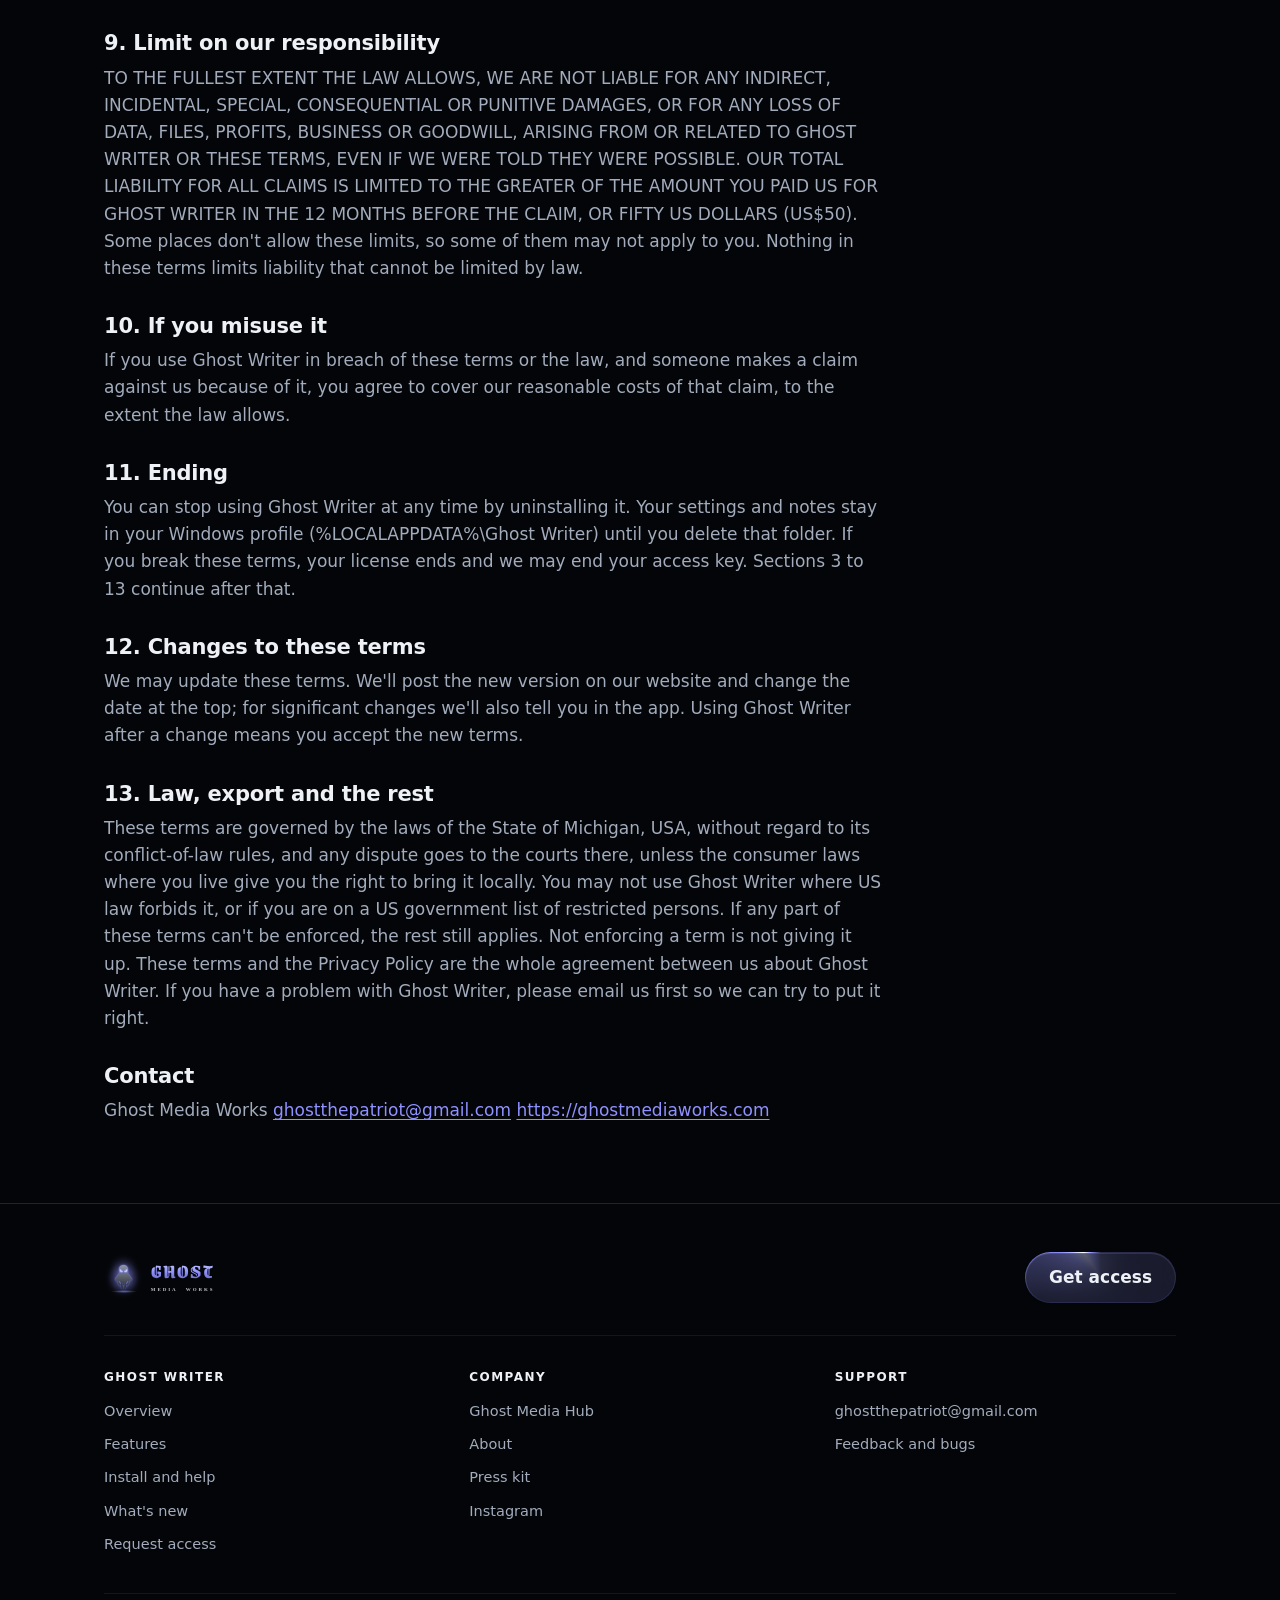
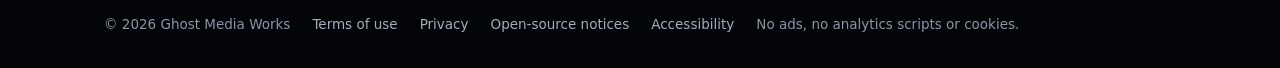
<file: terms.html>
<!doctype html>
<html lang="en">
<head>
<meta charset="utf-8">
<meta name="viewport" content="width=device-width, initial-scale=1, viewport-fit=cover">
<title>Ghost Writer Terms of Use: Ghost Media Works</title>
<meta name="description" content="Ghost Writer Terms of Use for Ghost Writer and the Ghost Media Works website.">
<link rel="canonical" href="https://ghostmediaworks.com/terms.html">
<meta property="og:type" content="website">
<meta property="og:site_name" content="Ghost Media Works">
<meta property="og:title" content="Ghost Writer Terms of Use">
<meta property="og:description" content="Ghost Writer Terms of Use for Ghost Writer and the Ghost Media Works website.">
<meta property="og:url" content="https://ghostmediaworks.com/terms.html">
<meta property="og:image" content="https://ghostmediaworks.com/assets/social-company.43046d2662.png">
<meta property="og:image:width" content="1200">
<meta property="og:image:height" content="630">
<meta property="og:image:alt" content="Ghost Media Works: Windows apps that work for you.">
<meta name="twitter:card" content="summary_large_image">
<meta name="theme-color" content="#040508">
<link rel="icon" href="/favicon.ico" sizes="any">
<link rel="icon" type="image/png" sizes="32x32" href="/assets/icons/favicon-32.png">
<link rel="apple-touch-icon" href="/assets/icons/apple-touch-icon.png">
<link rel="manifest" href="/site.webmanifest">
<link rel="preload" href="/assets/fonts/GrenzeGotisch-Site.woff" as="font" type="font/woff" crossorigin>
<link rel="stylesheet" href="/assets/site.f256f029d5.css">
<link rel="stylesheet" href="/assets/scenes.e36ffe90dc.css">
<link rel="stylesheet" href="/assets/request.55162ab120.css">
<script src="/assets/head.3d74d729cb.js"></script><!-- theme, old-link forwarding, intro flag: runs before the page paints (no defer) -->
<script type="application/ld+json">
{
 "@context": "https://schema.org",
 "@graph": [
  {
   "@type": "Organization",
   "@id": "https://ghostmediaworks.com/#org",
   "name": "Ghost Media Works",
   "alternateName": [
    "Ghost Media",
    "GhostMediaWorks"
   ],
   "url": "https://ghostmediaworks.com/",
   "logo": "https://ghostmediaworks.com/assets/icons/icon-512.png",
   "email": "ghostthepatriot@gmail.com",
   "founder": {
    "@id": "https://ghostmediaworks.com/#ghost"
   },
   "sameAs": [
    "https://www.instagram.com/ghost_1krr/"
   ]
  },
  {
   "@type": "Person",
   "@id": "https://ghostmediaworks.com/#ghost",
   "name": "Ghost",
   "alternateName": [
    "Ghost 1kRR",
    "ghost_1krr"
   ],
   "jobTitle": "Founder",
   "sameAs": [
    "https://www.instagram.com/ghost_1krr/"
   ]
  },
  {
   "@type": "WebSite",
   "@id": "https://ghostmediaworks.com/#site",
   "url": "https://ghostmediaworks.com/",
   "name": "Ghost Media Works",
   "alternateName": "Ghost Media",
   "publisher": {
    "@id": "https://ghostmediaworks.com/#org"
   }
  }
 ]
}
</script>
</head>
<body>
<a class="skip" href="#main">Skip to content</a>
<header class="site-header">
  <div class="wrap inner">
    <a class="brand lg" href="/" aria-label="Ghost Media Works home">
      <span class="lg-press" aria-hidden="true"><span class="lg-sway">
        <span class="lg-orb"><span class="lg-halo"></span><span class="ghost-art"><span class="ghost"></span><span class="floor"></span></span></span>
        <span class="lg-col"><span class="lg-w"><span class="lg-l">G</span><span class="lg-l">H</span><span class="lg-l">O</span><span class="lg-l">S</span><span class="lg-l">T</span></span><span class="lg-mw"><span>m</span><span>e</span><span>d</span><span>i</span><span>a</span><span class="lg-sp"></span><span>w</span><span>o</span><span>r</span><span>k</span><span>s</span></span>
          <span class="lg-spec"><span class="lg-w"><span class="lg-l">G</span><span class="lg-l">H</span><span class="lg-l">O</span><span class="lg-l">S</span><span class="lg-l">T</span></span><span class="lg-mw"><span>m</span><span>e</span><span>d</span><span>i</span><span>a</span><span class="lg-sp"></span><span>w</span><span>o</span><span>r</span><span>k</span><span>s</span></span></span></span>
      </span></span>
    </a>
    <nav class="main-nav" aria-label="Main">
      <span class="product-switch" role="group" aria-label="Our apps">
        <a href="/ghost-writer/" data-nav="ghost-writer"><svg viewBox="0 0 24 24" fill="none" stroke="currentColor" stroke-width="2" stroke-linecap="round" aria-hidden="true"><rect x="9" y="3" width="6" height="11" rx="3"/><path d="M5.5 11a6.5 6.5 0 0 0 13 0M12 17.5V21"/></svg>Ghost Writer</a>
        <a href="/media-hub/" data-nav="media-hub"><svg viewBox="0 0 24 24" fill="none" stroke="currentColor" stroke-width="2" stroke-linejoin="round" aria-hidden="true"><rect x="3" y="5" width="18" height="14" rx="3"/><path d="M10 9.2v5.6l4.8-2.8z"/></svg>Ghost Media Hub</a>
      </span>
      <a class="nav-plain" href="/about/" data-nav="about">About</a>
    </nav>
    <a class="button small header-cta" href="/ghost-writer/#request">Get access</a>
    <button class="theme-button header-theme" id="theme" type="button" data-theme-button aria-label="Theme: dark. Click to change.">
      <svg viewBox="0 0 24 24" fill="none" stroke="currentColor" stroke-width="2" aria-hidden="true"><circle cx="12" cy="12" r="9"/><path d="M12 3a9 9 0 0 1 0 18z" fill="currentColor"/></svg>
    </button>
  </div>
</header>
<main id="main" tabindex="-1">
<div class="wrap">
  <article class="legal">
<h1>Ghost Writer Terms of Use</h1>
<p class="updated">Last updated: November 14, 2026</p>
<p>These terms are an agreement between you and Ghost Media Works (&quot;we&quot;, &quot;us&quot;), the maker of Ghost Writer. By installing or using Ghost Writer you agree to them. If you don&#x27;t agree, don&#x27;t install or use it. Please read section 8 and section 9: they limit what we are responsible for.</p>
<p>These terms also apply to Ghost Media Hub, our video editor, which is in a locked beta and opens only with an access key. Wherever they say Ghost Writer, they mean Ghost Media Hub too. The open-source software Ghost Media Hub includes stays under its own licenses, and nothing in these terms takes away any right those licenses give you.</p>
<p>You must be at least 13 years old to use Ghost Writer. If you are under 18, a parent or guardian must agree to these terms for you. During the beta, access keys are offered only to people in the United States.</p>
<h2>1. What you may do</h2>
<p>Ghost Writer is available by invitation. Once you have an access key, we give you a personal, non-exclusive, non-transferable license to install and use Ghost Writer on the number of PCs your key allows, for your own personal or work use.</p>
<p>You may not:</p>
<ul><li>share, sell or publish your access key, or let others use it;</li><li>get around, disable or fake the access key check, or any other limit built into the app;</li><li>copy, sell, rent or redistribute Ghost Writer, except as the open-source licenses below allow;</li><li>reverse engineer, decompile or take apart Ghost Writer&#x27;s own code, except where the law lets you do so despite this term;</li><li>remove our name, copyright notices or the open-source credits;</li><li>use Ghost Writer to break the law or to harm, record or spy on other people.</li></ul>
<p>Ghost Writer includes open-source software and AI models made by others, listed in NOTICES.txt with their licenses. Those parts are yours to use under their own licenses, and nothing in these terms takes away any right those licenses give you.</p>
<p>Advanced mode, if you download it, includes NVIDIA software. You may use it only as part of Ghost Writer, and you may not copy it out, reverse engineer it or use it on its own. NVIDIA&#x27;s license applies to it: <a href="https://docs.nvidia.com/cuda/eula/">https://docs.nvidia.com/cuda/eula/</a></p>
<p>Ghost Writer&#x27;s window includes Microsoft software (the Windows App SDK and Windows SDK parts listed in NOTICES.txt). You may use it only as part of Ghost Writer. You may not copy it out, share, sell or use it on its own, reverse engineer it (except where the law lets you), remove its notices, or use it to break the law or to make or spread malware. Sections 8 and 9 protect Microsoft and its suppliers the same way they protect us.</p>
<h2>2. A beta, by invitation</h2>
<p>Ghost Writer is a beta. It may have mistakes, change, lose features or stop working. We may pause, limit or end any access key, pause Ghost Writer for everyone, or turn a feature off for everyone, at any time, for example to stop misuse or fix a problem. We may stop offering Ghost Writer altogether. Ghost Writer checks for and offers updates. We may require a newer version before Ghost Writer keeps working, and some fixes may only be available in the newest version. We may show short messages in Ghost Writer about the app, for example about an update or a problem.</p>
<p>There is no charge for Ghost Writer during the beta. We may offer paid plans or paid features later. If we do, we&#x27;ll tell you in advance, on our website and in the app, and you won&#x27;t be charged unless you choose a paid plan and agree to its price and terms at that time.</p>
<h2>3. Your words stay yours</h2>
<p>What you say, write and create with Ghost Writer belongs to you. Ghost Writer does the work on your PC and does not send your voice or your words to us, except that when you choose to move your data to your other PC, it passes through our server locked so that we can&#x27;t read it. If you turn on Keep stats in step on my PCs, each of your PCs also keeps its stats (counts, never your words) on our server, locked the same way, until you turn it off. If you turn on Keep my PCs in step, a copy of your words, notes, lists, reminders, voice commands and settings is kept on our server, locked with your access key, until your last PC turns it off. If you connect your own AI on the Your AI page, what you ask it and what you let it read is routed through that company (and, if you turn on Look things up online, the search words it looks up are routed through that company&#x27;s own search). Our Privacy Policy explains what does go online (your access key check, update checks, downloads, moving your data and keeping stats or your PCs in step) and what we keep: <a href="https://ghostmediaworks.com/privacy.html">https://ghostmediaworks.com/privacy.html</a></p>
<p>If you send us ideas, suggestions or bug reports, we may use them to improve our products without owing you anything for them. Please never include anything private you dictated.</p>
<h2>4. Check before you send</h2>
<p>Speech recognition and AI make mistakes. They can mishear you, choose the wrong word, or reword something in a way you didn&#x27;t mean. Always check text before you send, publish or rely on it. Don&#x27;t rely on Ghost Writer where a mistake could cause harm, for example for medical, legal, financial or emergency use, or anything that needs exact wording.</p>
<h2>5. Other people&#x27;s voices and privacy</h2>
<p>Ghost Writer listens through your microphone, and with some features (such as always listening, voice notes and screen context) it may hear or read things about other people. You are responsible for using it lawfully. Where the law requires it, get people&#x27;s permission before recording them or writing down what they say. Don&#x27;t use Ghost Writer to record or transcribe calls, meetings or other people&#x27;s conversations without the consent the law requires where you and they are. Some places require everyone&#x27;s consent.</p>
<h2>6. Files on your PC</h2>
<p>Some features change or remove files, for example Clean up, which can clear temporary files and empty the Recycle Bin. Files removed that way cannot be brought back. Ghost Writer asks before doing this, but you are responsible for what you choose to remove. Keep backups of anything that matters.</p>
<h2>7. Other companies&#x27; products</h2>
<p>Ghost Writer can open websites and other apps, and can work with AI tools you run yourself (such as Ollama or LM Studio) or an AI program you connect yourself (such as Claude Code, Codex or GitHub Copilot). Those are not ours; their own terms apply, and we are not responsible for them. Names such as Windows, NVIDIA, AMD and Intel belong to their owners and are used only to describe what Ghost Writer works with.</p>
<h2>8. No warranty</h2>
<p>GHOST WRITER IS PROVIDED &quot;AS IS&quot; AND &quot;AS AVAILABLE&quot;, WITHOUT WARRANTIES OF ANY KIND, WHETHER EXPRESS, IMPLIED OR STATUTORY, INCLUDING ANY WARRANTY OF MERCHANTABILITY, FITNESS FOR A PARTICULAR PURPOSE, TITLE, NON-INFRINGEMENT OR ACCURACY, AND ANY WARRANTY THAT IT WILL BE UNINTERRUPTED, ERROR-FREE OR SECURE. Some places don&#x27;t allow these exclusions, so some of them may not apply to you.</p>
<h2>9. Limit on our responsibility</h2>
<p>TO THE FULLEST EXTENT THE LAW ALLOWS, WE ARE NOT LIABLE FOR ANY INDIRECT, INCIDENTAL, SPECIAL, CONSEQUENTIAL OR PUNITIVE DAMAGES, OR FOR ANY LOSS OF DATA, FILES, PROFITS, BUSINESS OR GOODWILL, ARISING FROM OR RELATED TO GHOST WRITER OR THESE TERMS, EVEN IF WE WERE TOLD THEY WERE POSSIBLE. OUR TOTAL LIABILITY FOR ALL CLAIMS IS LIMITED TO THE GREATER OF THE AMOUNT YOU PAID US FOR GHOST WRITER IN THE 12 MONTHS BEFORE THE CLAIM, OR FIFTY US DOLLARS (US$50). Some places don&#x27;t allow these limits, so some of them may not apply to you. Nothing in these terms limits liability that cannot be limited by law.</p>
<h2>10. If you misuse it</h2>
<p>If you use Ghost Writer in breach of these terms or the law, and someone makes a claim against us because of it, you agree to cover our reasonable costs of that claim, to the extent the law allows.</p>
<h2>11. Ending</h2>
<p>You can stop using Ghost Writer at any time by uninstalling it. Your settings and notes stay in your Windows profile (%LOCALAPPDATA%\Ghost Writer) until you delete that folder. If you break these terms, your license ends and we may end your access key. Sections 3 to 13 continue after that.</p>
<h2>12. Changes to these terms</h2>
<p>We may update these terms. We&#x27;ll post the new version on our website and change the date at the top; for significant changes we&#x27;ll also tell you in the app. Using Ghost Writer after a change means you accept the new terms.</p>
<h2>13. Law, export and the rest</h2>
<p>These terms are governed by the laws of the State of Michigan, USA, without regard to its conflict-of-law rules, and any dispute goes to the courts there, unless the consumer laws where you live give you the right to bring it locally. You may not use Ghost Writer where US law forbids it, or if you are on a US government list of restricted persons. If any part of these terms can&#x27;t be enforced, the rest still applies. Not enforcing a term is not giving it up. These terms and the Privacy Policy are the whole agreement between us about Ghost Writer. If you have a problem with Ghost Writer, please email us first so we can try to put it right.</p>
<h2>Contact</h2>
<p>Ghost Media Works <a href="mailto:ghostthepatriot@gmail.com">ghostthepatriot@gmail.com</a> <a href="https://ghostmediaworks.com">https://ghostmediaworks.com</a></p>
  </article>
</div>

</main>
<footer class="site-footer">
  <div class="wrap">
    <div class="foot-top">
      <p class="lg lg-still"><span class="visually-hidden">Ghost Media Works</span><span class="lg-press" aria-hidden="true"><span class="lg-sway">
            <span class="lg-orb"><span class="lg-halo"></span><span class="ghost-art"><span class="ghost"></span><span class="floor"></span></span></span>
            <span class="lg-col"><span class="lg-w"><span class="lg-l">G</span><span class="lg-l">H</span><span class="lg-l">O</span><span class="lg-l">S</span><span class="lg-l">T</span></span><span class="lg-mw"><span>m</span><span>e</span><span>d</span><span>i</span><span>a</span><span class="lg-sp"></span><span>w</span><span>o</span><span>r</span><span>k</span><span>s</span></span></span>
          </span></span></p>
      <a class="button foot-cta" href="/ghost-writer/#request">Get access</a>
    </div>
    <nav class="foot-cols" aria-label="Footer">
      <div class="foot-col"><p class="foot-h">Ghost Writer</p><ul>
        <li><a href="/ghost-writer/">Overview</a></li><li><a href="/ghost-writer/features/">Features</a></li>
        <li><a href="/ghost-writer/help/">Install and help</a></li><li><a href="/ghost-writer/changelog/">What's new</a></li>
        <li><a href="/ghost-writer/#request">Request access</a></li></ul></div>
      <div class="foot-col"><p class="foot-h">Company</p><ul>
        <li><a href="/media-hub/">Ghost Media Hub</a></li><li><a href="/about/">About</a></li><li><a href="/press/">Press kit</a></li>
        <li><a href="https://www.instagram.com/ghost_1krr/" rel="noopener">Instagram</a></li></ul></div>
      <div class="foot-col"><p class="foot-h">Support</p><ul>
        <li><a href="mailto:ghostthepatriot@gmail.com">ghostthepatriot@gmail.com</a></li><li><a href="https://github.com/getghostwriter/getghostwriter.github.io/issues">Feedback and bugs</a></li></ul></div>
    </nav>
    <p class="foot-legal">
      <span>&copy; 2026 Ghost Media Works</span><a href="/terms.html">Terms of use</a><a href="/privacy.html">Privacy</a><a href="/NOTICES.txt">Open-source notices</a><a href="/about/#accessibility">Accessibility</a>
      <span>No ads, no analytics scripts or cookies.</span>
    </p>
  </div>
</footer>
<dialog class="rq" id="request-dialog" aria-labelledby="rq-title">
  <div class="rq-inside">
    <button class="rq-close" type="button" aria-label="Close"><svg viewBox="0 0 24 24" fill="none" stroke="currentColor" stroke-width="2.2" stroke-linecap="round" aria-hidden="true"><path d="M6 6l12 12"/><path d="M18 6L6 18"/></svg></button>
    <div class="rq-dots" aria-hidden="true"><i></i><i></i></div>
    <h2 id="rq-title">Request access</h2>
    <p class="rq-intro"><span class="rq-stepno">Step 1 of 2.</span> Ghost Writer is in beta, by invitation. We read every request and email you a key, usually within a few days.</p>
    <div class="rq-slot"><div class="rq-box">
      <form class="request-form" id="request-form" data-server="https://ghost-writer-access.ghostrepublic.workers.dev" novalidate>
        <div class="rq-step rq-step1">
        <label>Your name<input name="name" autocomplete="name" maxlength="80" required aria-describedby="request-result"></label>
        <label>Your email <span class="hint">Your key is sent here.</span><input name="contact" type="email" autocomplete="email" maxlength="120" required aria-describedby="request-result"></label>
        <fieldset class="rq-apps"><legend>Which app? <span class="hint">One key can open both.</span></legend>
          <label class="tick"><input type="checkbox" name="apps" value="gw" checked><span>Ghost Writer</span></label>
          <label class="tick"><input type="checkbox" name="apps" value="mh"><span>Ghost Media Hub</span></label>
        </fieldset>
        <label class="tick"><input type="checkbox" name="us_resident" value="yes" required aria-describedby="request-result"><span>I'm in the United States <span class="hint">The beta is open to people in the US, for now.</span></span></label>
        </div>
        <div class="rq-step rq-step2">
        <p class="rq-only rq-step2-note">Two optional questions. They help us look after the beta.</p>
        <label>How would you use Ghost Writer? <span class="hint">Optional.</span><textarea name="reason" maxlength="1000"></textarea></label>
        <label>How did you hear about Ghost Writer? <span class="hint">Optional.</span>
          <select name="heard">
            <option value="">Choose one (optional)</option>
            <option value="reddit">Reddit</option>
            <option value="youtube">YouTube</option>
            <option value="friend">A friend</option>
            <option value="search">Search</option>
            <option value="producthunt">Product Hunt</option>
            <option value="hackernews">Hacker News</option>
            <option value="other">Other</option>
          </select></label>
        </div>
        <div class="trap" aria-hidden="true"><label>Leave this empty<input name="website" tabindex="-1" autocomplete="off"></label></div>
        <div class="rq-buttons">
          <button class="button rq-only rq-next" type="button">Continue</button>
          <button class="button rq-send" type="submit">Request access</button>
          <button class="button secondary rq-only rq-skip" type="button">Skip and send</button>
        </div>
        <p class="result" id="request-result" role="status" aria-live="polite"></p>
        <p class="small-print">We use your name and email only to review your request, send your key, and tell you about your key or important changes to Ghost Writer. No marketing, never sold. <a href="/privacy.html">Privacy policy</a> &middot; <a href="/terms.html">Terms of use</a></p>
      </form>
      <div class="rq-done" hidden tabindex="-1">
        <svg class="rq-env" viewBox="0 0 120 120" fill="none" stroke="currentColor" stroke-width="2.4" stroke-linecap="round" stroke-linejoin="round" aria-hidden="true"><circle class="rq-ring" cx="60" cy="60" r="54"/><g class="rq-letter"><rect x="28" y="40" width="64" height="44" rx="6"/><path d="M28 44l32 22 32-22"/></g><path class="rq-tick" d="M78 30l6 6 12-12" stroke-width="3"/></svg>
        <h3 class="rq-done-title">You're on the list</h3>
        <p class="rq-done-for">Request received.</p>
        <ol class="rq-timeline">
          <li><b>Today</b>We read your request ourselves.</li>
          <li><b>Within a few days</b>Your key arrives by email. Check your spam folder if you don't see it.</li>
          <li><b>Then</b>Download Ghost Writer, enter your key, hold Ctrl+Win and talk.</li>
        </ol>
      </div>
      </div>
</div>
  </div>
</dialog>

<script src="/assets/site.3b6a2c24ac.js" defer></script>
<script src="/assets/logo.69c41a8c63.js" defer></script>
<script src="/assets/stars.e5c827dea4.js" defer></script>
<script src="/assets/scenes.9251fdd171.js" defer></script>
<script src="/assets/request.4b66f7353a.js" defer></script>

</body>
</html>
</file>
<file: assets/site.f256f029d5.css>
/* Ghost Media Works website: one stylesheet for every page.
   Colours follow the app (dev/DESIGN-SYSTEM.md section 1): one indigo, no purple, no gradient headings. */
/* The gothic font, cut down by build_site.py to the letters the site uses (OFL; licence in assets/fonts). */
@font-face { font-family: "Grenze Gotisch"; font-weight: 800; font-display: swap;
  src: url("/assets/fonts/GrenzeGotisch-Site.woff") format("woff"); }

:root {
  --bg: #040508; --card: #101218; --tile: #14161d; --raised: #1c1f28; --border: #1f232d;  /* near-black (owner, 2026-11-03) */
  --text: #eef1f6; --muted: #a2acbc; --faint: #8a94a5;
  --accent: #8f91ff; --accent-hover: #a4a6ff; --on-accent: #0f1116; --accent-soft: #262a4a; --accent-soft-text: #b8baff; --ring-dim: color-mix(in srgb, var(--accent) 28%, transparent); --ring-glow: color-mix(in srgb, var(--accent) 70%, transparent);
  --good: #36d27a; --warn: #ffb454;
  --edge: rgba(255,255,255,.07); --shadow: rgba(0,0,0,.45); --glow: rgba(143,145,255,.16); --sheen: rgba(255,255,255,.95);
  color-scheme: dark;
}
:root[data-theme="light"] {
  --bg: #f3f5f9; --card: #ffffff; --tile: #f6f8fb; --raised: #eceff4; --border: #dfe3ea;
  --text: #121826; --muted: #4a5566; --faint: #5b6678;
  --accent: #4f52e0; --accent-hover: #4346cc; --on-accent: #ffffff; --accent-soft: #e6e7ff; --accent-soft-text: #3a3dc0;  /* --ring-dim / --ring-glow follow --accent from :root */
  --good: #15803d; --warn: #b45309;
  --edge: rgba(17,24,39,.09); --shadow: rgba(17,24,39,.10); --glow: rgba(79,82,224,.10); --sheen: rgba(255,255,255,.7);
  color-scheme: light;
}

* { box-sizing: border-box; }
html { -webkit-text-size-adjust: 100%; background: var(--bg); }
body { margin: 0; background: var(--bg); color: var(--text); overflow-wrap: break-word;
  font: 17px/1.6 "Segoe UI Variable Text", "Segoe UI", system-ui, -apple-system, "Helvetica Neue", sans-serif; }
img { max-width: 100%; height: auto; }
/* ==== site film: the starfield ground (assets/stars.js; owner's pick, 2026-11-03) ====
   Dark theme only: stars.js sets html.stars while it draws, the body goes see-through and the site's cards and buttons
   become frosted glass over the stars. Light theme keeps its plain ground. The drawn app pieces (windows, pop-ups) are
   not here: they wear the app's own glass in both themes (scenes.css "the app's glass"). */
canvas.stars { position: fixed; inset: 0; z-index: -2; width: 100%; height: 100%; pointer-events: none; }  /* under the wave field (-1) */
html.stars body { background: transparent; }
html.stars .card,
html.stars .faq details, html.stars .change, html.stars .theme-button, html.stars .button::after, html.stars .btn::after,
html.stars .scene .chip[aria-pressed="true"]::after {
  background: color-mix(in srgb, var(--card) 55%, transparent); backdrop-filter: blur(16px); -webkit-backdrop-filter: blur(16px);
  border-color: rgba(255,255,255,.12); box-shadow: inset 0 1px 0 rgba(255,255,255,.1); }
/* the serif word: the accent phrase of every headline (owner, 2026-11-03; system serif until a licensed one is OK'd) */
:root { --serif: Georgia, "Times New Roman", serif; --mono: ui-monospace, "Cascadia Mono", Consolas, monospace; }
.hero-film h1 em, .scene h2 em { font-family: var(--serif); font-style: italic; font-weight: 400; letter-spacing: 0; }
/* ==== /starfield ==== */
a { color: var(--accent); text-underline-offset: 3px; }
a:hover { color: var(--accent-hover); }
:focus-visible { outline: 3px solid var(--accent); outline-offset: 3px; border-radius: 6px; }
code { font: 14px/1.5 Consolas, "Cascadia Mono", ui-monospace, monospace; overflow-wrap: anywhere; }
h1, h2, h3 { line-height: 1.15; letter-spacing: -.01em; }
h3 { font-size: 20px; margin: 0 0 6px; }
p { margin: 0 0 14px; }
.wrap { max-width: 1120px; margin: 0 auto; padding: 0 24px; }
@media (max-width: 600px) { .wrap { padding: 0 16px; } }
.skip { position: absolute; left: 12px; top: -60px; z-index: 100; background: var(--accent); color: var(--on-accent);
  padding: 10px 16px; border-radius: 10px; font-weight: 700; text-decoration: none; }
.skip:focus { top: 12px; }
.visually-hidden { position: absolute !important; width: 1px; height: 1px; overflow: hidden; clip: rect(0 0 0 0); white-space: nowrap; }

/* each theme shows its own pictures: <img> pictures are <picture>s (build_site themed()); CSS ones load only for the
   showing theme */
:root[data-theme="light"] .lg .ghost-art .ghost { background-image: url("/assets/ghost-light-float-200.webp"); }
:root[data-theme="light"] .ghost-art .ghost { background-image: url("/assets/ghost-light-float-600.webp"); }

/* header (site film, PLAN.html chapter 06): the logo, the app switch (Ghost Writer | Media Hub), About, one "Get access"
   and the theme switch. It slides away as the visitor scrolls down and returns on the first scroll up (site.js sets
   .bar-away: transform only, never within the first 80 px, always shown at the top). Phones (under 721 px): the logo,
   Get access and the theme switch, with the app switch as a full-width second row (never hidden: owner, 2026-11-11);
   About moves to the chapter pill's list (site.js) and the footer. The first row's padding, height and logo size are
   what the intro hand-off was measured at. */
.site-header { position: sticky; top: 0; z-index: 50; background: var(--bg); background: color-mix(in srgb, var(--bg) 94%, transparent);
  border-bottom: 1px solid var(--edge); transition: transform 300ms var(--ease, cubic-bezier(.2,.7,.2,1)); }
.site-header.bar-away { transform: translateY(calc(-100% - 1px)); }
.site-header .inner { display: flex; align-items: center; gap: 12px 20px; min-height: 64px; flex-wrap: wrap; position: relative;
  padding-top: 5px; padding-bottom: 5px; }
.brand { margin-right: auto; min-width: 0; }
.brand:hover { color: var(--text); }

/* The logo (owner's pick 2026-11-01, "Badge + shockwave"; the five-node ring around the ghost removed, owner
   2026-11-08): the hovering ghost (.ghost-art) in his glow, gothic GHOST, MEDIA WORKS in small caps stretched to
   GHOST's width. Sizes are em of .lg's font-size (10px = design size). Header only, and only under html.motion: a
   gentle sway and his hover (CSS); logo.js adds the click shockwave. Footer (.lg-still), no script or reduced
   motion: the same artwork, still. */
.lg { display: flex; align-items: center; font-size: 9px; line-height: 1; color: var(--text); text-decoration: none;
  -webkit-tap-highlight-color: transparent; }
.lg-press, .lg-sway { display: flex; align-items: center; transform-origin: 50% 50%; }
.lg-orb { position: relative; flex-shrink: 0; display: grid; place-items: center; width: 7.6em; height: 7.6em; margin-right: 1.4em; }
.lg-halo { position: absolute; inset: .4em; border-radius: 50%; opacity: .5;
  background: radial-gradient(circle, color-mix(in srgb, var(--accent) 32%, transparent) 0%, transparent 66%); }
/* the ghost: the hovering ghost at the orb's width (bigger than inside the old ring), its own small picture (a CSS
   picture, so only the showing theme's file is fetched); .lg-halo is his glow, so .ghost-art's own is left out */
.lg .ghost-art { --gw: 7.6em; }
.lg .ghost-art::before { display: none; }
.lg .ghost-art .ghost { filter: drop-shadow(0 0 1em var(--accent)); background-image: url("/assets/ghost-dark-float-200.webp"); }
.lg-col { position: relative; display: inline-flex; flex-direction: column; }
.lg-w { display: block; font-family: "Grenze Gotisch", "Old English Text MT", serif; font-weight: 800; font-size: 3.8em; color: var(--accent);
  letter-spacing: .06em; margin-right: -.06em; white-space: nowrap; }
.lg-l { display: inline-block; transform-origin: 50% 85%; }
/* width 0 + min-width 100%: GHOST alone sets the width, MEDIA WORKS spreads to its edges */
.lg-mw { display: flex; justify-content: space-between; align-items: center; width: 0; min-width: 100%; margin-top: .4em; opacity: .8;
  font: 600 1.5em/1 "Palatino Linotype", Palatino, "Book Antiqua", Georgia, serif; font-variant: small-caps; white-space: nowrap; }
.lg-mw > span { display: inline-block; }
.lg-mw .lg-sp { width: .8em; }
.lg-spec { display: none; }
@supports ((background-clip: text) or (-webkit-background-clip: text)) {
  /* brushed metal: on each letter (on the word, letters would vanish while they move) */
  .lg-col > .lg-w .lg-l { color: transparent; -webkit-background-clip: text; background-clip: text;
    background-image: linear-gradient(180deg, color-mix(in srgb, var(--accent) 45%, #fff) 0%, var(--accent) 50%, color-mix(in srgb, var(--accent) 68%, #000) 100%); }
  /* the highlight across the metal: a copy of the letters on top */
  .site-header .lg-spec { position: absolute; inset: 0; display: flex; flex-direction: column; pointer-events: none; opacity: .38; }
  .lg-spec .lg-w, .lg-spec .lg-mw { color: transparent; -webkit-background-clip: text; background-clip: text;
    background-image: linear-gradient(100deg, transparent 40%, var(--sheen) 50%, transparent 60%); background-size: 320% 100%; background-position: 50% 0; }
}
html.motion .site-header .lg-sway { animation: lg-sway 16s linear infinite; }
html.motion .site-header .lg-spec .lg-w, html.motion .site-header .lg-spec .lg-mw { animation: lg-sheen 16s linear infinite; }
html.motion .lg-still .ghost-art * { animation: none; }  /* the footer's copy stays still */
html.lg-paused .site-header .lg * { animation-play-state: paused !important; }  /* tab hidden or header off screen (logo.js) */
@keyframes lg-sway {
  0%, 100% { transform: perspective(560px) rotateY(0deg) rotateX(2deg); } 12.5% { transform: perspective(560px) rotateY(3deg) rotateX(1.4deg); }
  25% { transform: perspective(560px) rotateY(4.2deg) rotateX(0deg); } 37.5% { transform: perspective(560px) rotateY(3deg) rotateX(-1.4deg); }
  50% { transform: perspective(560px) rotateY(0deg) rotateX(-2deg); } 62.5% { transform: perspective(560px) rotateY(-3deg) rotateX(-1.4deg); }
  75% { transform: perspective(560px) rotateY(-4.2deg) rotateX(0deg); } 87.5% { transform: perspective(560px) rotateY(-3deg) rotateX(1.4deg); } }
@keyframes lg-sheen { 0%, 100% { background-position: 54% 0; } 12.5% { background-position: 40% 0; } 25% { background-position: 32% 0; }
  37.5% { background-position: 34% 0; } 50% { background-position: 46% 0; } 62.5% { background-position: 60% 0; }
  75% { background-position: 68% 0; } 87.5% { background-position: 66% 0; } }
/* the click's shockwave rings (logo.js), clipped to the header bar */
.lg-waves { position: absolute; inset: 0; overflow: hidden; pointer-events: none; }
.lg-ring { position: absolute; border-radius: 50%; border: 1px solid var(--accent); opacity: 0;
  box-shadow: 0 0 14px color-mix(in srgb, var(--accent) 40%, transparent), inset 0 0 14px color-mix(in srgb, var(--accent) 25%, transparent); }
.main-nav { display: flex; gap: 10px; align-items: center; }
.main-nav a { color: var(--muted); text-decoration: none; font-weight: 600; font-size: 15px;
  padding: 8px 12px; border-radius: 999px; white-space: nowrap; }
.main-nav a:hover { color: var(--text); background: var(--raised); }
.main-nav a[aria-current] { color: var(--text); background: var(--raised); box-shadow: inset 0 0 0 1px var(--edge); }
/* The two apps side by side in one rounded switch (owner, 2026-11-11: "clear navigation at the top so that people can
   choose between Ghost Writer or Ghost Media Hub"); the page's app is lit. Phones keep it as its own row (below). */
.product-switch { display: flex; gap: 4px; padding: 4px; border-radius: 999px; background: var(--card);
  border: 1px solid var(--border); box-shadow: inset 0 1px 0 var(--edge), 0 6px 18px -10px var(--shadow); }
.main-nav .product-switch a { display: inline-flex; align-items: center; justify-content: center; gap: 8px;
  padding: 7px 15px 7px 11px; color: var(--text); transition: background-color 200ms, color 200ms, box-shadow 200ms; }
.product-switch svg { width: 18px; height: 18px; flex-shrink: 0; color: var(--accent); }
.main-nav .product-switch a[aria-current] { color: var(--accent-soft-text); background: var(--accent-soft);
  box-shadow: inset 0 0 0 1px color-mix(in srgb, var(--accent) 40%, transparent); }
.header-cta { flex-shrink: 0; }
.theme-button { display: grid; place-items: center; flex-shrink: 0; width: 40px; height: 40px; border-radius: 50%; border: 1px solid var(--border);
  background: var(--card); color: var(--muted); cursor: pointer; padding: 0; }
.theme-button:hover { color: var(--text); }
.theme-button svg { width: 18px; height: 18px; }
@media (max-width: 720px) {
  .site-header .inner { gap: 6px 10px; min-height: 56px; padding-top: 4px; padding-bottom: 4px; }
  .site-header .lg { font-size: clamp(5.4px, 1.8vw, 6.8px); }
  .header-cta { min-height: 40px; padding: 6px 14px; font-size: 14px; }
  .main-nav { order: 3; flex: 1 1 100%; flex-wrap: wrap; padding-bottom: 6px; }
  .product-switch { flex: 1 1 100%; }
  .main-nav .product-switch a { flex: 1 1 0; font-size: 14px; padding: 7px 8px; }
  html.js .nav-plain { display: none; }  /* About lives in the chapter pill's list and the footer */
}
@media (max-width: 340px) { .header-cta { padding: 6px 10px; } .product-switch svg { display: none; } }
/* Home's hero: the two apps as two cards, so a visitor picks one straight away (owner, 2026-11-11). */
.app-picks { display: grid; grid-template-columns: repeat(2, minmax(0, 1fr)); gap: 12px; margin-top: 26px; max-width: 560px; }
.app-pick { display: flex; align-items: center; gap: 12px; padding: 14px 16px; border-radius: 18px; text-decoration: none;
  color: var(--text); background: var(--card); background: color-mix(in srgb, var(--card) 82%, transparent);
  border: 1px solid var(--border); box-shadow: inset 0 1px 0 var(--edge), 0 10px 26px -14px var(--shadow);
  transition: transform 200ms, border-color 200ms, box-shadow 200ms; }
.app-pick:hover { color: var(--text); border-color: color-mix(in srgb, var(--accent) 55%, transparent); transform: translateY(-2px);
  box-shadow: inset 0 1px 0 var(--edge), 0 14px 30px -14px var(--glow); }
.app-pick svg { width: 26px; height: 26px; flex-shrink: 0; color: var(--accent); }
.app-pick b { display: block; font-size: 17px; }
.app-pick small { display: block; margin-top: 2px; color: var(--muted); font-size: 13.5px; line-height: 1.35; }
@media (max-width: 520px) { .app-picks { grid-template-columns: 1fr; } }
@media (prefers-reduced-motion: reduce) { .app-pick:hover { transform: none; } }

/* buttons: the hairline ring (owner's pick, 2026-11-03, take 4 of dev\design\site-film\button-options-6.html).
   A 1 px ring of dim indigo with a white-hot bar circling it (::before, a square that turns: transform only, cheap),
   the body (::after) in the card colour. Hover: the bar speeds up, the body brightens, the button lifts. No fill.
   The ring turns only under html.motion (head.js: not with reduced motion). Secondary buttons keep a still ring.
   .ring = the ring alone, for buttons with their own size (the phone pill's Get access, the help page's Copy). */
.button, .btn { display: inline-flex; align-items: center; justify-content: center; gap: 10px; min-height: 48px; padding: 12px 24px;
  border-radius: 999px; font: inherit; font-weight: 700; font-size: 17px; text-decoration: none; }
.button, .btn, .ring { cursor: pointer; position: relative; isolation: isolate; overflow: hidden;
  background: transparent; color: var(--text); border: 0; transition: transform .18s var(--ease-out, ease), box-shadow .18s var(--ease-out, ease), color .18s ease; }
.button::before, .btn::before, .ring::before { content: ""; position: absolute; left: 50%; top: 50%; width: 120%; aspect-ratio: 1; z-index: -2; translate: -50% -50%;
  background: conic-gradient(var(--ring-dim) 0 70%, var(--accent) 84%, #fff 90%, var(--accent) 94%, var(--ring-dim) 100%); }
.button::after, .btn::after, .ring::after { content: ""; position: absolute; inset: 1px; z-index: -1; border-radius: inherit; background: var(--card); transition: background .18s ease; }
html.motion .button::before, html.motion .btn::before, html.motion .ring::before { animation: ring-turn 3s linear infinite; }
html.motion .button:hover::before, html.motion .btn:hover::before, html.motion .ring:hover::before { animation-duration: 1s; }
@keyframes ring-turn { to { rotate: 360deg; } }
/* loops run only on screen (CONTRACT.md rule 6): site.js marks rings and the floating ghost .loop-off while they are
   off screen, so a page full of buttons doesn't restyle every frame (site-film audit fix, 2026-11-03). !important: the rules that
   start the loops are more specific (the pressed chip's ring); a pause must always win. */
html.motion .loop-off::before, html.motion .loop-off .ghost, html.motion .loop-off .floor { animation-play-state: paused !important; }
.button:hover, .btn:hover, .ring:hover { color: var(--text); transform: translateY(-2px); box-shadow: 0 14px 30px -14px var(--ring-glow); }
.button:hover::after, .btn:hover::after, .ring:hover::after { background: var(--raised); }
.button:active, .btn:active, .ring:active { transform: scale(.97); transition-duration: 90ms; }
.button.secondary::before, html.motion .button.secondary::before { background: var(--ring-dim); animation: none; }
.button.small { min-height: 38px; padding: 7px 16px; font-size: 14.5px; }
.button svg { width: 20px; height: 20px; flex-shrink: 0; }
.button[disabled] { opacity: .6; cursor: progress; }
.actions { display: flex; flex-wrap: wrap; gap: 12px 20px; align-items: center; }
.text-link { font-weight: 600; }
.hero-actions .text-link, .closing-more .text-link { display: inline-flex; align-items: center; min-height: 44px; }

/* page sections */
main section { padding: 64px 0; scroll-margin-top: 80px; }
main section + section { border-top: 1px solid var(--edge); }
@media (max-width: 720px) { main section { padding: 48px 0; scroll-margin-top: 64px; } }
.lead { color: var(--muted); font-size: 19px; max-width: 680px; margin: 0 0 24px; }
.center { text-align: center; }
.muted { color: var(--muted); }
.small-print { color: var(--faint); font: 500 12.5px/1.6 var(--mono); letter-spacing: .02em; }
.small-print a { color: var(--muted); }
.badge { display: inline-flex; align-items: center; gap: 6px; font-size: 13.5px; font-weight: 700; padding: 4px 12px; border-radius: 999px;
  background: var(--accent-soft); color: var(--accent-soft-text); white-space: nowrap; }
.badge.plain { background: var(--raised); color: var(--muted); }

/* The hovering ghost, the one way the site shows the big ghost (header logo, Home's top and closing marks, About,
   the closing band): his glow, his floor-less picture bobbing up and down, and his floor light, which never moves
   (owner, 2026-11-08: the light is on the floor because he hovers above it). As he sinks the pool gets brighter and
   tighter, as he rises it fades and spreads. --gw sets the box's width; every distance is a share of it. */
.ghost-art { --gw: min(300px, 62vw); position: relative; display: grid; place-items: center; }
.ghost-art::before { content: ""; position: absolute; width: 80%; aspect-ratio: 1; border-radius: 50%;
  background: radial-gradient(circle, var(--glow) 0%, transparent 65%); }
.ghost-art > * { grid-area: 1 / 1; }
.ghost-art .ghost { position: relative; z-index: 1; width: var(--gw); aspect-ratio: 600 / 463;  /* his picture fills the height */
  background: url("/assets/ghost-dark-float-600.webp") center / contain no-repeat; }
/* The pool sits where the app's own logo has its floor light (ui_art.LOGO_FLOOR: a thin pool just below his hem,
   with a gap; the owner's pick 2026-11-08), guarded by test_logo_floor. */
.ghost-art .floor { align-self: end; width: calc(var(--gw) * .66); height: calc(var(--gw) * .09);
  margin-bottom: calc(var(--gw) * -.02); border-radius: 50%;
  background: radial-gradient(ellipse closest-side, color-mix(in srgb, var(--accent) 60%, transparent), transparent);
  filter: blur(calc(var(--gw) * .017)); }
html.motion .ghost-art .ghost { animation: float 7s ease-in-out infinite; }
html.motion .ghost-art .floor { animation: floor 7s ease-in-out infinite; }  /* the same clock as his bob: never out of step */
@keyframes float { 0%, 100% { transform: translateY(calc(var(--gw) * .013)); } 50% { transform: translateY(calc(var(--gw) * -.047)); } }
@keyframes floor { 0%, 100% { opacity: 1; transform: scale(.92); } 50% { opacity: .45; transform: scale(1.12); } }

/* app screenshots, framed like a window */
.shot { margin: 0; border-radius: 14px; overflow: hidden; border: 1px solid var(--border); background: var(--card);
  box-shadow: 0 24px 60px var(--shadow), 0 0 0 1px var(--edge); }
.shot img { display: block; width: 100%; }
figcaption { color: var(--faint); font-size: 14.5px; margin-top: 10px; }

/* cards and grids */
.grid { display: grid; gap: 20px; grid-template-columns: repeat(3, 1fr); }
.grid.two { grid-template-columns: repeat(2, 1fr); }
.grid.four { grid-template-columns: repeat(4, 1fr); }
@media (max-width: 960px) { .grid.four { grid-template-columns: repeat(2, 1fr); } }
@media (max-width: 860px) { .grid, .grid.two { grid-template-columns: 1fr; } }
@media (max-width: 520px) { .grid.four { grid-template-columns: 1fr; } }
.card { background: var(--card); border: 1px solid var(--border); border-radius: 16px; padding: 24px; box-shadow: 0 6px 20px var(--shadow); }
.card p { color: var(--muted); margin: 0 0 10px; }
.card p:last-child { margin-bottom: 0; }

kbd { display: inline-block; font: 600 .85em/1 "Segoe UI", system-ui, sans-serif; padding: .3em .55em; border-radius: 7px;
  background: var(--raised); border: 1px solid var(--border); border-bottom-width: 2px; color: var(--text); }

/* About (4B): the founder */
.founder-card { display: flex; align-items: center; gap: 24px; max-width: 760px; }
.founder-photo { width: 128px; height: 128px; flex-shrink: 0; object-fit: cover; object-position: 50% 30%;
  border-radius: 50%; border: 2px solid var(--accent); box-shadow: 0 0 24px var(--glow); display: block; }
.founder-card .founder-line { color: var(--text); font-size: 20px; margin-bottom: 6px; }
@media (max-width: 600px) { .founder-card { flex-direction: column; align-items: flex-start; } }

/* Features: Ghost Writer and Windows voice typing (11B) */
.compare-wrap { overflow-x: auto; border: 1px solid var(--border); border-radius: 16px; background: var(--card); }
table.compare { width: 100%; border-collapse: collapse; font-size: 16px; min-width: 560px; }
.compare th, .compare td { text-align: left; vertical-align: top; padding: 14px 18px; border-bottom: 1px solid var(--edge); }
.compare thead th { font-size: 15px; color: var(--text); background: var(--tile); }
.compare tbody th { font-weight: 650; color: var(--text); width: 26%; }
.compare td { color: var(--muted); }
.compare tbody tr:last-child > * { border-bottom: 0; }
.compare td:nth-child(2) { color: var(--text); }
@media (max-width: 640px) {  /* phones: each line becomes a small block, no sideways scrolling */
  table.compare { min-width: 0; }
  .compare thead { position: absolute; width: 1px; height: 1px; overflow: hidden; clip: rect(0 0 0 0); }
  .compare tr { display: block; padding: 12px 16px; border-bottom: 1px solid var(--edge); }
  .compare tbody tr:last-child { border-bottom: 0; }
  .compare th, .compare td { display: block; padding: 0; border: 0; width: auto !important; }
  .compare tbody th { margin-bottom: 6px; }
  .compare td { margin: 4px 0; }
  .compare td::before { content: attr(data-label) ": "; font-weight: 650; color: var(--faint); }
}

/* What people say (11B; shown only once real quotes exist: build_site quotes_html) */
.quote blockquote { margin: 0 0 12px; font-size: 18px; color: var(--text); }
.quote blockquote p { color: var(--text); }
.quote figcaption { margin: 0; }

/* tick lists and the quoted things you can say */
.ticks { list-style: none; padding: 0; margin: 0; }
.ticks li { position: relative; padding-left: 30px; margin: 10px 0; color: var(--muted); }
.ticks li b { color: var(--text); }
.ticks li::before { content: ""; position: absolute; left: 2px; top: .45em; width: 14px; height: 8px;
  border-left: 3px solid var(--accent); border-bottom: 3px solid var(--accent); transform: rotate(-45deg); }
.say { display: flex; flex-wrap: wrap; gap: 8px; margin: 18px 0 6px; padding: 0; list-style: none; }
.say li { background: var(--tile); border: 1px solid var(--border); border-radius: 999px; padding: 6px 14px; font-size: 15px; }
.say li::before { content: "\201C"; color: var(--accent); } .say li::after { content: "\201D"; color: var(--accent); }

/* the request form */
.request { display: grid; grid-template-columns: .8fr 1.2fr; gap: 40px; align-items: start; }
@media (max-width: 900px) { .request { grid-template-columns: 1fr; gap: 24px; } }
.request-form { display: grid; gap: 16px; }
.request-form label { display: grid; gap: 6px; font-size: 15px; font-weight: 600; color: var(--text); }
.request-form .hint { font-weight: 400; color: var(--faint); font-size: 14px; }
.request-form input, .request-form textarea { font: inherit; font-size: 16px; color: var(--text); background: var(--tile); border: 1px solid var(--border);
  border-radius: 12px; padding: 12px 14px; width: 100%; }
.request-form input:focus-visible, .request-form textarea:focus-visible { outline: 3px solid var(--accent); outline-offset: 1px; border-color: var(--accent); }
.request-form [aria-invalid="true"] { border-color: var(--warn); }
.request-form textarea { min-height: 96px; resize: vertical; }
.request-form select { font: inherit; font-size: 16px; font-weight: 400; color: var(--text); background: var(--tile); border: 1px solid var(--border);
  border-radius: 12px; padding: 12px 14px; width: 100%; }
.request-form select:focus-visible { outline: 3px solid var(--accent); outline-offset: 1px; border-color: var(--accent); }
.request-form label.tick { display: flex; align-items: flex-start; gap: 12px; cursor: pointer; }
.request-form label.tick input { width: 22px; height: 22px; margin: 1px 0 0; padding: 0; flex-shrink: 0; accent-color: var(--accent); }
.request-form label.tick .hint { display: block; }
.request-form .rq-apps { border: 0; padding: 0; margin: 0; display: flex; flex-wrap: wrap; gap: 8px 24px; }
.request-form .rq-apps legend { width: 100%; padding: 0; margin-bottom: 6px; }
.request-form label.tick input[aria-invalid="true"] { outline: 2px solid var(--warn); outline-offset: 2px; }
.request-form .trap { position: absolute; left: -9999px; width: 1px; height: 1px; overflow: hidden; }
.request-form button { justify-self: start; }
.request-form .result { margin: 0; font-weight: 600; min-height: 1.6em; }
.request-form .result.good { color: var(--good); } .request-form .result.bad { color: var(--warn); }
.need { list-style: none; padding: 0; margin: 0 0 18px; display: grid; gap: 10px; }
.need li { display: flex; gap: 10px; color: var(--muted); }
.need li b { color: var(--text); }

/* download box */
.download-box { display: flex; flex-wrap: wrap; gap: 20px 32px; align-items: center; justify-content: space-between; }
.download-box .what b { display: block; font-size: 22px; }
.download-box .what span { color: var(--muted); }
.fingerprint { margin-top: 16px; color: var(--faint); font-size: 14px; }

/* questions */
.faq { display: grid; gap: 12px; max-width: 860px; }
.faq details { background: var(--card); border: 1px solid var(--border); border-radius: 14px; }
.faq summary { list-style: none; cursor: pointer; display: flex; justify-content: space-between; align-items: center; gap: 16px;
  padding: 16px 20px; font-weight: 650; font-size: 17.5px; border-radius: 14px; }
.faq summary::-webkit-details-marker { display: none; }
.faq summary::after { content: "+"; flex-shrink: 0; display: grid; place-items: center; width: 28px; height: 28px; border-radius: 50%;
  background: var(--raised); color: var(--accent); font-weight: 700; transition: transform .2s ease; }
.faq details[open] summary::after { transform: rotate(45deg); }
.faq .answer { padding: 0 20px 16px; color: var(--muted); }
.faq .answer p:last-child { margin-bottom: 0; }

/* what's new (from changelog.py) */
.changes { display: grid; gap: 14px; }
.change { background: var(--card); border: 1px solid var(--border); border-radius: 14px; padding: 16px 20px; }
.change ul { margin: 8px 0 0; padding-left: 20px; color: var(--muted); }
.more-changes summary { cursor: pointer; color: var(--accent); font-weight: 600; margin: 18px 0 12px; }

/* legal pages */
.legal { max-width: 780px; padding: 48px 0 64px; }
.legal h1 { font-size: clamp(32px, 5vw, 44px); margin-bottom: 4px; }
.legal .updated { color: var(--faint); margin-bottom: 28px; }
.legal h2 { font-size: 21px; margin: 32px 0 8px; }
.legal p, .legal li { color: var(--muted); overflow-wrap: anywhere; }
.legal p.loud { color: var(--text); font-size: 15px; }

/* dialog: "Download Ghost Writer?" */
dialog.ask { border: 1px solid var(--border); border-radius: 18px; padding: 0; max-width: 460px; width: calc(100% - 32px);
  background: var(--card); color: var(--text); box-shadow: 0 30px 80px var(--shadow); }
dialog.ask::backdrop { background: rgba(5,6,9,.62); }
dialog.ask .inside { padding: 26px 24px 22px; }
dialog.ask h2 { font-size: 22px; margin: 0 0 10px; }
dialog.ask p { color: var(--muted); font-size: 16px; }
dialog.ask .row { display: flex; justify-content: flex-end; gap: 10px; margin-top: 20px; flex-wrap: wrap; }

/* ==== frame ==== (owner's picks 2026-11-01, dev/design/site-redesign/audit-2026-11-01: 8B type, 11A closing band
   and footer, 12A page changes). Owned by [Claude-site-frame]; other pages use these classes. */
:root {
  /* one motion language for the whole site: things arriving ease out, things changing state ease in-out, never bounce */
  --ease-out: cubic-bezier(.16, 1, .3, 1); --ease-in-out: cubic-bezier(.65, 0, .35, 1);
  --t-slow: 700ms;
  /* 8B: display headings; the Media Hub stamp in the logo's own Palatino small caps (system fonts) */
  --font-display: "Segoe UI Variable Display", "Segoe UI", system-ui, -apple-system, "Helvetica Neue", sans-serif;
  --font-label: "Palatino Linotype", "Book Antiqua", Palatino, Georgia, serif;
}

/* 8B typography: a display scale, a lighter lead; eyebrows (site film token) keep their hairline */
h1, h2 { font-family: var(--font-display); }
h1 { font-size: clamp(44px, 7vw, 92px); line-height: 1.02; letter-spacing: -.04em; margin: 0 0 22px; text-wrap: balance; }
h2 { font-size: clamp(32px, 4.6vw, 56px); line-height: 1.06; letter-spacing: -.03em; margin: 0 0 14px; text-wrap: balance; }
.lead { font-size: clamp(18px, 1.9vw, 21px); font-weight: 350; line-height: 1.55; }
.eyebrow { display: flex; align-items: center; gap: 12px; margin: 0 0 14px; font: 500 12.5px/1.3 var(--mono); letter-spacing: .04em;
  text-transform: lowercase; color: var(--muted); }  /* site film token (CONTRACT.md): the one eyebrow, scenes too; mono since 2026-11-03 */
.eyebrow::before { content: ""; flex-shrink: 0; width: 28px; height: 1px; background: currentColor; opacity: .75; }
.closing .eyebrow { justify-content: center; }
.closing .eyebrow::after { content: ""; flex-shrink: 0; width: 28px; height: 1px; background: currentColor; opacity: .75; }
/* headings that stay small keep a normal line height and spacing */
.legal h1 { line-height: 1.1; letter-spacing: -.025em; }
.legal h2, dialog.ask h2 { line-height: 1.2; letter-spacing: -.01em; }
/* a big statement line (the closing band) */
.statement { font-size: clamp(40px, 6vw, 76px); line-height: 1.02; letter-spacing: -.04em; max-width: 16ch; margin: 0 0 22px; }
/* the stamp on Media Hub's drawn editor (hub.css sizes it) */
.stamp { display: inline-block; font: 700 15px/1 var(--font-label); font-variant-caps: all-small-caps; letter-spacing: .24em;
  color: var(--accent); border: 1.5px solid var(--accent); padding: 7px 12px 8px 15px; border-radius: 4px; transform: rotate(-3deg); }

/* 11A: the closing call to action before the footer (site/_closing.html; build_site adds it to every page that
   doesn't bring its own), with the gothic GHOST as a faint watermark cut off at the bottom */
.closing { position: relative; overflow: hidden; isolation: isolate; text-align: center; padding: 112px 0 128px;
  border-top: 1px solid var(--border);
  background: radial-gradient(700px 360px at 50% 100%, color-mix(in srgb, var(--accent) 20%, transparent), transparent 70%); }
.closing .statement { margin-inline: auto; }
.closing .actions { justify-content: center; }
.closing .fine { color: var(--faint); font: 500 12.5px/1.6 var(--mono); margin: 16px 0 0; }
.closing-ghost { --gw: 150px; margin: 0 auto 8px; }
.closing-mark { position: absolute; left: 50%; bottom: 0; z-index: -1; transform: translate(-50%, 34%); pointer-events: none; user-select: none;
  font: 800 clamp(150px, 26vw, 380px)/1 "Grenze Gotisch", "Old English Text MT", serif; letter-spacing: .02em; white-space: nowrap;
  color: color-mix(in srgb, var(--accent) 6%, transparent); }
/* arriving (frame.js, only with motion): the ghost rises 12 px and fades in, its glow brightens once */
html.frame-js .closing-ghost { opacity: 0; transform: translateY(12px); transition: opacity var(--t-slow) var(--ease-out), transform var(--t-slow) var(--ease-out); }
html.frame-js .closing.seen .closing-ghost { opacity: 1; transform: none; }
html.frame-js .closing.seen .closing-ghost::before { animation: halo-once 1.4s var(--ease-out) .2s both; }
@keyframes halo-once { 0% { opacity: 1; transform: scale(1); } 40% { opacity: 1; transform: scale(1.18); filter: brightness(1.8); } 100% { opacity: 1; transform: scale(1); } }
@media (max-width: 720px) { .closing { padding: 80px 0 96px; } .closing-ghost { --gw: 120px; } }

/* the closing band's extra links on Ghost Writer pages (build_site CLOSING_MORE) */
.closing-more { display: flex; flex-wrap: wrap; justify-content: center; gap: 0 28px; margin: 12px 0 0; }

/* footer (site film): the one call to action, three quiet columns, the legal line. Hairlines, no cards. */
.site-footer { border-top: 1px solid var(--border); padding: 48px 0 32px; color: var(--faint); font-size: 14.5px; }
.closing + .site-footer { border-top-color: var(--edge); }
.foot-top { display: flex; flex-wrap: wrap; align-items: center; justify-content: space-between; gap: 16px 24px;
  padding-bottom: 32px; border-bottom: 1px solid var(--edge); }
.foot-top .lg { font-size: 5.2px; margin: 0; }
.foot-cols { display: grid; grid-template-columns: repeat(3, minmax(0, 1fr)); gap: 24px; padding: 32px 0; }
.foot-h { margin: 0 0 8px; color: var(--text); font-size: 12px; font-weight: 700; letter-spacing: .12em; text-transform: uppercase; }
.foot-col ul { list-style: none; margin: 0; padding: 0; }
.foot-col a { display: inline-block; padding: 5px 0; overflow-wrap: anywhere; }
.foot-legal { display: flex; flex-wrap: wrap; align-items: center; gap: 8px 22px; margin: 0; padding-top: 20px;
  border-top: 1px solid var(--edge); font-size: 13.5px; }
.site-footer a { color: var(--muted); text-decoration: none; }
.site-footer a:hover { color: var(--text); text-decoration: underline; }
.site-footer .foot-cta, .site-footer .foot-cta:hover { color: var(--text); text-decoration: none; }
@media (max-width: 720px) {
  .foot-cols { grid-template-columns: repeat(2, minmax(0, 1fr)); gap: 24px 16px; }
  .foot-col:last-child { grid-column: 1 / -1; }
  .foot-col a { display: flex; align-items: center; min-height: 44px; padding: 0; }
  .foot-legal a { display: inline-flex; align-items: center; min-height: 44px; }
}

/* M1 tilt only on cards you can click (12A); other cards stay still */
.card.tilt:not(:has(a)) { transform: none !important; }
.card.tilt:not(:has(a))::after { display: none; }

/* 12A: smooth page changes (browsers with cross-document View Transitions; others simply navigate as before).
   The header stays put; the old page fades out, the new one fades in rising 8 px. Never with reduced motion. */
@media (prefers-reduced-motion: no-preference) { @view-transition { navigation: auto; } }
@media (prefers-reduced-motion: reduce) { @view-transition { navigation: none; } }
.site-header { view-transition-name: site-header; }
::view-transition-group(site-header) { animation: none; }
::view-transition-old(root) { animation: vt-out 160ms var(--ease-in-out) both; }
::view-transition-new(root) { animation: vt-in 220ms var(--ease-out) both; }
@keyframes vt-out { to { opacity: 0; } }
@keyframes vt-in { from { opacity: 0; transform: translateY(8px); } }
/* ==== /frame ==== */

/* ==== site film: chapters ==== (PLAN.html chapter 06; owned by the frame, built by site.js from the page's own
   chapters: every main section[id] with an h2, or data-chapter="Name" to name it).
   Phones (under 721 px): the chapter pill above the home bar shows the current chapter and a progress ring (a tiny
   canvas); tapping it fans the chapters upward, then "Top", then the site's links and Get access. Wider screens: the
   chapter rail, a dotted line on the right edge, one dot per chapter (only with 3 or more). Both stay out of sight
   while the intro plays. Without a script neither exists and the header's links show instead. */
.cp, .rail { display: none; }
@media (max-width: 720px) {
  html.js .cp { display: block; }
  html.js body { padding-bottom: calc(76px + env(safe-area-inset-bottom)); }  /* the pill never covers the legal line */
}
@media (min-width: 721px) { html.js .rail.on { display: block; } }
html.intro .cp, html.intro .rail { visibility: hidden; }
body { padding-left: env(safe-area-inset-left); padding-right: env(safe-area-inset-right); }  /* viewport-fit=cover */

.cp-pill { position: fixed; z-index: 62; left: 50%; bottom: calc(14px + env(safe-area-inset-bottom)); transform: translateX(-50%);
  display: inline-flex; align-items: center; gap: 10px; min-height: 44px; max-width: calc(100vw - 32px); padding: 6px 14px 6px 8px;
  border-radius: 999px; border: 1px solid var(--border); background: var(--card); color: var(--text);
  font: inherit; font-size: 15px; font-weight: 600; line-height: 1.2; cursor: pointer; -webkit-tap-highlight-color: transparent; }
.cp-ring { width: 28px; height: 28px; flex-shrink: 0; }
.cp-name { min-width: 0; overflow: hidden; text-overflow: ellipsis; white-space: nowrap; max-width: 58vw; }
.cp-chev { width: 16px; height: 16px; flex-shrink: 0; color: var(--muted); transition: transform 300ms var(--ease, cubic-bezier(.2,.7,.2,1)); }
.cp.open .cp-chev { transform: rotate(180deg); }
.cp-scrim { position: fixed; inset: 0; z-index: 60; background: rgba(5,6,9,.6); opacity: 0; visibility: hidden;
  transition: opacity 300ms var(--ease, cubic-bezier(.2,.7,.2,1)), visibility 0s 300ms; }
.cp.open .cp-scrim { opacity: 1; visibility: visible; transition: opacity 300ms var(--ease, cubic-bezier(.2,.7,.2,1)); }
.cp-list { position: fixed; z-index: 61; left: 16px; right: 16px; bottom: calc(68px + env(safe-area-inset-bottom));
  margin: 0; padding: 8px; list-style: none; max-height: calc(100vh - 120px); max-height: calc(100svh - 120px); overflow-y: auto;
  overscroll-behavior: contain; background: var(--card); border: 1px solid var(--border); border-radius: 22px;
  opacity: 0; visibility: hidden; transform: translateY(12px);
  transition: opacity 300ms var(--ease, cubic-bezier(.2,.7,.2,1)), transform 300ms var(--ease, cubic-bezier(.2,.7,.2,1)), visibility 0s 300ms; }
.cp.open .cp-list { opacity: 1; visibility: visible; transform: none;
  transition: opacity 300ms var(--ease, cubic-bezier(.2,.7,.2,1)), transform 300ms var(--ease, cubic-bezier(.2,.7,.2,1)); }
.cp-row { display: flex; align-items: center; gap: 10px; width: 100%; min-height: 44px; padding: 8px 14px; border: 0; border-radius: 14px;
  background: none; color: var(--text); font: inherit; font-size: 16px; font-weight: 600; text-align: left; text-decoration: none; cursor: pointer; }
.cp-row:hover { background: var(--raised); color: var(--text); }
.cp-row[aria-current] { color: var(--accent); }
.cp-row[aria-current]::before { content: ""; width: 6px; height: 6px; border-radius: 50%; background: currentColor; flex-shrink: 0; }
.cp-site { margin-top: 6px; padding-top: 6px; border-top: 1px solid var(--edge); }
.cp-site + .cp-site { margin-top: 0; padding-top: 0; border-top: 0; }
.cp-row.cp-cta { justify-content: center; margin-top: 6px; border-radius: 999px; }  /* + .ring (site.js): the hairline ring */
/* the fan: rows rise in from the pill, the nearest first, 40 ms apart (at most 10 staggered) */
.cp.open .cp-list > li { animation: cp-in 300ms var(--ease, cubic-bezier(.2,.7,.2,1)) both; }
.cp.open .cp-list > li:nth-last-child(2) { animation-delay: 40ms; } .cp.open .cp-list > li:nth-last-child(3) { animation-delay: 80ms; }
.cp.open .cp-list > li:nth-last-child(4) { animation-delay: 120ms; } .cp.open .cp-list > li:nth-last-child(5) { animation-delay: 160ms; }
.cp.open .cp-list > li:nth-last-child(6) { animation-delay: 200ms; } .cp.open .cp-list > li:nth-last-child(7) { animation-delay: 240ms; }
.cp.open .cp-list > li:nth-last-child(8) { animation-delay: 280ms; } .cp.open .cp-list > li:nth-last-child(9) { animation-delay: 320ms; }
.cp.open .cp-list > li:nth-last-child(n+10) { animation-delay: 360ms; }
@keyframes cp-in { from { opacity: .001; transform: translateY(10px); } }

.rail { position: fixed; z-index: 40; right: 0; top: 50%; transform: translateY(-50%); margin: 0; padding: 6px 0; list-style: none; }
.rail::before { content: ""; position: absolute; top: 14px; bottom: 14px; right: 12px; border-right: 1px dotted var(--faint); }
.rail-dot { position: relative; display: flex; align-items: center; justify-content: flex-end; width: 24px; height: 28px; text-decoration: none; }
/* the dot sits 16 px from the edge, inside the page's 24 px gutter even at 721 px */
.rail-dot::after { content: ""; position: relative; width: 7px; height: 7px; margin-right: 9px; border-radius: 50%; background: var(--faint);
  transition: transform 300ms var(--ease, cubic-bezier(.2,.7,.2,1)), background-color 300ms ease; }
.rail-dot:hover::after { background: var(--text); }
.rail-dot[aria-current]::after { background: var(--accent); transform: scale(1.45); }
.rail-dot:focus-visible { outline-offset: 0; }
.rail-name { position: absolute; right: 30px; top: 50%; padding: 4px 10px; border-radius: 999px; border: 1px solid var(--border);
  background: var(--card); color: var(--text); font-size: 13px; font-weight: 600; line-height: 1.3; white-space: nowrap; pointer-events: none;
  opacity: 0; transform: translate(6px, -50%); transition: opacity 160ms ease, transform 160ms ease; }
.rail-dot:hover .rail-name, .rail-dot:focus-visible .rail-name { opacity: 1; transform: translate(0, -50%); }
/* ==== /site film: chapters ==== */

/* ==== site film: hero blocks ==== (CONTRACT.md "The six hero blocks", PLAN.html chapter 03). Every page opens on:
     <section class="hero-film" aria-labelledby="hero-t">
       <div class="wrap hero-in">
         <div class="hero-words">
           <p class="eyebrow">Ghost Writer</p>                       (optional)
           <h1 id="hero-t">Talk. It types. <em>Anywhere.</em></h1>  (max 7 words; one <em> phrase may be in the accent)
           <p class="hero-line">One line, at most 18 words.</p>
           <div class="hero-actions"><a class="btn" href="/ghost-writer/#request">Get access</a>
             <a class="text-link" href="#dictate">See how it works</a></div>
           <p class="hero-fine">Free beta &middot; by invitation &middot; Windows 10 and 11</p>   (optional small print)
         </div>
         <div class="hero-object" data-wash="indigo"><span class="glow" aria-hidden="true"></span> ...star object... </div>
       </div>
     </section>
   Desktop: words left 50%, object right 50%, vertically centred, 96 px of air. Phones: one column, the object under the
   buttons at 55% of the screen height, 48 px of air. The section has no id/h2, so it is not a chapter ("Top" is). The
   star object alone may take var(--star-shadow); .glow and .chip are the scene kit's (scenes.css); not .stage,
   which the kit pins inside scenes. */
:root { --star-shadow: 0 24px 60px rgba(0,0,0,.35); }
main section.hero-film { padding: 96px 0; border-top: 0; }
.hero-in { display: grid; grid-template-columns: minmax(0, 1fr) minmax(0, 1fr); gap: 48px; align-items: center; }
.hero-in > * { min-width: 0; }
.hero-words { max-width: 560px; }
.hero-film h1 { font-size: clamp(40px, 5vw, 64px); font-weight: 700; line-height: 1.02; letter-spacing: -.02em; margin: 0 0 24px; text-wrap: balance; }
.hero-film h1 em { color: var(--accent); }
.hero-line { max-width: 56ch; margin: 0 0 32px; color: var(--muted); font-size: clamp(17px, 1.5vw, 19px); line-height: 1.55; }
.hero-actions { display: flex; flex-wrap: wrap; align-items: center; gap: 12px 28px; }
.hero-fine { margin: 24px 0 0; color: var(--faint); font-size: 14.5px; }
.hero-object { position: relative; display: grid; place-items: center; min-height: min(560px, 64vh); }
@media (max-width: 720px) {
  main section.hero-film { padding: 48px 0; }
  .hero-in { grid-template-columns: minmax(0, 1fr); gap: 48px; }
  .hero-object { min-height: 55vh; min-height: 55svh; }
}
/* ==== /site film: hero blocks ==== */

/* The opening intro: the app's start-up logo over the page, every Home visit and once per visit elsewhere (head.js), always the dark
   look, on a screen that is all one dark (#040508, the animation's own background). The animation plays
   live in a see-through frame covering the whole screen, so it has no square or edge of its own; then
   the whole screen fades into the page. */
html.intro body { overflow: hidden; }
html.intro body::before { content: ""; position: fixed; inset: 0; z-index: 999; background: #040508; }
.intro-cover { position: fixed; inset: 0; z-index: 1000; background: #040508; transition: opacity .6s ease; cursor: pointer; }
.intro-cover iframe { position: absolute; inset: 0; width: 100%; height: 100%; border: 0; background: transparent;
  color-scheme: normal; pointer-events: none; }
.intro-cover.out { opacity: 0; pointer-events: none; }

/* ---- Motion (owner's picks 2026-10-28; motion.js). html.motion is set by head.js before the page paints,
   only without reduced motion. Without it every section below shows its full content, still. ---- */

/* B2: faint voice waves behind a section's text (canvas, drawn only while on screen) */
.wave-host { position: relative; isolation: isolate; }
/* the flowing lines (motion.js): the whole page, above the stars, under the words (owner, 2026-11-03) */
.wave-field { position: fixed; inset: 0; width: 100%; height: 100%; z-index: -1; pointer-events: none; display: none; }
html.motion .wave-field { display: block; }

/* M1: cards that respond (mouse only; motion.js adds .tilt) */
.card.tilt { position: relative; transition: transform .25s ease, box-shadow .25s ease; }
.card.tilt::after { content: ""; position: absolute; inset: 0; border-radius: inherit; pointer-events: none; opacity: 0; transition: opacity .25s ease;
  background: radial-gradient(260px circle at var(--mx, 50%) var(--my, 0%), var(--glow), transparent 65%); }
.card.tilt.lit::after { opacity: 1; }
.card.tilt.lit { box-shadow: 0 18px 44px var(--shadow); }

@media (prefers-reduced-motion: reduce) {
  *, *::before, *::after { animation: none !important; transition: none !important; scroll-behavior: auto !important; }
}

/* small one-off adjustments (no inline style="" anywhere: the site can use a strict Content-Security-Policy) */
.change .change-title { font-size: 20px; margin: 0; }
.change .change-head { margin: 4px 0 0; font-weight: 600; color: var(--text); }
.u-m0 { margin: 0 !important; }
.u-mt20 { margin-top: 20px !important; } .u-w860 { max-width: 860px !important; } .u-logo { max-height: 200px; width: auto; }
.u-ink-light { color: #4f52e0 !important; } .u-bg-light { background: #f3f5f9 !important; } .u-bg-dark { background: #0f1116 !important; }
/* ^ the app's own grounds (ui_art BG), whatever the site's theme: the press kit's logo tiles */
/* grid columns may shrink below their content's natural width */
.grid > * { min-width: 0; }
</file>
<file: assets/scenes.e36ffe90dc.css>
/* Ghost Media Works site film: the scene kit's look (scenes.js does the rest). Manual: dev/design/site-film/README.md.
   Kit pieces: scene layout + loops, .type, .keys, .pill, .window, .menu, .toast, .confirm, .dialog, .dial, .switch, .meter,
   .count, .calendar, .curve, .tilt, .build, .wipe, .cue, .glow + washes, .light-pass, .chooser/.chip/.ways, .more, .art.
   Rules: every piece is written against --t (0..1, the scene's playhead). With no JavaScript or reduced motion --t is 1,
   so every scene rests on its final frame, complete. Hidden starting states exist only under html.motion (head.js) and,
   for the ones a script starts, html.kit (scenes.js). Per frame only transform (translate/scale/rotate), opacity,
   clip-path and stroke-dashoffset change. Internal custom properties start with --k-; the page-facing ones are --t,
   the timing tokens, --stage-h, --stage-cap, --curve-item and --pill-w. */

@property --t { syntax: "<number>"; inherits: true; initial-value: 1; }
@property --kit-tilt { syntax: "<number>"; inherits: true; initial-value: 1; }

:root {
  /* timing tokens (CONTRACT.md); floor 150 ms, ceiling 1.5 s except whole scenes (data-play, data-loop) */
  --enter: 600ms; --ease: cubic-bezier(.2, .7, .2, 1); --xfade: 300ms; --word: 160ms; --stop: 700ms;
  --build: 900ms; --assemble: 1.2s; --pass: 1.2s; --wash: 500ms;
  --k-font: "Segoe UI Variable Text", "Segoe UI", system-ui, -apple-system, "Helvetica Neue", sans-serif; /* site.css body */
  /* washes: only the glow takes them */
  --wash-indigo: var(--accent); --wash-amber: #f2a541; --wash-teal: #2cc5b0; --wash-slate: #8b9bb4; --wash-stone: #a8a097;
  --wash-violet: #a98bff; --wash-look-warm: #ff9b5e; --wash-look-cool: #5cc2ff; --wash-look-film: #d9b47a; --wash-look-mono: #c3c8d1;
}
:root[data-theme="light"] { --wash-amber: #e08a12; --wash-teal: #0f9e8c; --wash-slate: #5f6f88; --wash-stone: #857c72;
  --wash-violet: #7b55e6; --wash-look-warm: #e8702a; --wash-look-cool: #1f8fd6; --wash-look-film: #b88a3e; --wash-look-mono: #7d8592; }
/* ---- the app's glass (the WinUI app's look: dev/design/glass-blueprint, DESIGN-SYSTEM 3c; owner 2026-11-10: Graphite) ----
   One place for every drawn app piece's colours. Dark = "Floating islands" with Graphite's accent (app_themes.py
   "graphite"); light = "Light glass" with Classic's light indigo (Graphite is a dark-only theme, and Classic is the light
   default). The app draws a pre-made frost under its glass; the site does the same with a tint and a soft top sheen
   (no backdrop-filter: the pieces move every frame, and light gets glass too). Text colours keep 4.5:1 on the glass
   over the site's grounds (--app-faint is the site's, the blueprint's own faint is too dim off its frost).
   F11 (Features, the settings window) wears either set on its window: the second selector of each block. */
:root, .scene[data-way="dark"] .reel-set {
  --app-glass: rgba(20, 22, 29, .62); --app-sheen: rgba(255, 255, 255, .045); --app-menu: rgba(20, 23, 31, .94);
  --app-edge: rgba(255, 255, 255, .09); --app-lit: inset 0 1px 0 rgba(255, 255, 255, .34), inset 0 0 0 1px rgba(255, 255, 255, .06);
  --app-shadow: 0 18px 50px rgba(0, 0, 0, .35); --app-shadow-star: 0 24px 64px rgba(0, 0, 0, .5);
  --app-text: #e9ebf3; --app-muted: #9da3b6; --app-faint: #8a94a5;
  --app-accent: #b4b9cc; --app-on-accent: #0b0c14; --app-select: rgba(180, 185, 204, .2); --app-select-text: #f1f2f7;
  --app-flat: rgba(255, 255, 255, .04); --app-flat-2: rgba(255, 255, 255, .06); --app-hover: rgba(255, 255, 255, .08);
  --app-line: rgba(255, 255, 255, .08); --app-input: rgba(0, 0, 0, .22); --app-btn: rgba(255, 255, 255, .06);
  --app-seg: rgba(255, 255, 255, .05); --app-seg-on: rgba(255, 255, 255, .12); --app-seg-lit: inset 0 1px 0 rgba(255, 255, 255, .25);
  --app-sw-off: rgba(255, 255, 255, .14); --app-cap: rgba(233, 235, 243, .7); /* the window bar's caption glyphs */
}
:root[data-theme="light"], .scene[data-way="light"] .reel-set {
  --app-glass: rgba(255, 255, 255, .62); --app-sheen: rgba(255, 255, 255, .55); --app-menu: rgba(255, 255, 255, .95);
  --app-edge: rgba(30, 34, 80, .13); --app-lit: inset 0 1px 0 rgba(255, 255, 255, .95), inset 0 0 0 1px rgba(255, 255, 255, .55);
  --app-shadow: 0 18px 44px rgba(40, 44, 100, .13); --app-shadow-star: 0 24px 60px rgba(40, 44, 100, .2);
  --app-text: #1a1c2a; --app-muted: #535a6e; --app-faint: #5b6678;
  --app-accent: #4f52e0; --app-on-accent: #ffffff; --app-select: rgba(79, 82, 224, .13); --app-select-text: #3a3dc0;
  --app-flat: rgba(30, 34, 80, .035); --app-flat-2: rgba(30, 34, 80, .06); --app-hover: rgba(30, 34, 80, .07);
  --app-line: rgba(30, 34, 80, .1); --app-input: rgba(255, 255, 255, .7); --app-btn: rgba(255, 255, 255, .7);
  --app-seg: rgba(30, 34, 80, .05); --app-seg-on: #ffffff; --app-seg-lit: 0 1px 3px rgba(30, 34, 80, .16);
  --app-sw-off: rgba(30, 34, 80, .18); --app-cap: rgba(26, 28, 42, .65);
}
/* the settings window's two looks stand on any page ground, so its glass is nearly solid there */
.scene[data-way="dark"] .reel-set { --app-glass: rgba(20, 22, 29, .94); }
.scene[data-way="light"] .reel-set { --app-glass: rgba(250, 251, 253, .96); }
:root {
  /* the glass's own motion: a highlight that switches glides, a pop-up scales and fades (transforms and opacity only) */
  --glide: 200ms; --glide-ease: cubic-bezier(.22, 1, .36, 1);
  --wash-graphite: #6a72a0; /* Graphite's colour fields (#5d6590 .. #707aa0) behind the glass, dark only */
}
/* Motion not welcome: every timing token is instant and every scene sits on its last frame. */
:root:not(.motion) { --enter: 0ms; --xfade: 0ms; --build: 0ms; --assemble: 0ms; --pass: 0ms; --wash: 0ms; --glide: 0ms; }
html:not(.motion) .scene { --t: 1 !important; }

/* ---- the scene: words + stage ---------------------------------------------------------------------------------- */
.scene { position: relative; --t: 1; overflow-x: clip; }
main section.scene:not(.hero-film) { padding: 0; border-top: 0; } /* site.css pads every main section; a scene's air is inside
   .scene-in. A hero that is also a scene (.hero-film.scene, for data-play or a .curve) keeps the frame's 96/48 px. */
.scene-in { display: grid; grid-template-columns: minmax(0, 1fr) minmax(0, 1fr); gap: 48px; align-items: center; padding-block: 96px; }
@media (min-width: 721px) { .scene.flip .stage { order: -1; } } /* phones keep words, stage, chooser, More */
.scene.wide .scene-in { grid-template-columns: minmax(0, 1fr); }
.scene .words > :last-child { margin-bottom: 0; }
.scene .words > * { position: relative; z-index: 1; } /* above the glow, which reaches past the stage */
.scene .words h1 { font-size: clamp(40px, 5vw, 64px); font-weight: 700; line-height: 1.02; letter-spacing: -.02em; text-wrap: balance; margin: 0 0 24px; }
.scene .words h2 { font-size: clamp(28px, 4vw, 44px); font-weight: 700; line-height: 1.1; letter-spacing: -.02em; text-wrap: balance; margin: 0 0 16px; }
.scene .line { font-size: clamp(17px, 1.6vw, 19px); line-height: 1.55; color: var(--muted); max-width: 56ch; margin: 0 0 24px; }
.stage { position: relative; isolation: isolate; display: grid; place-items: center; align-self: center;
  height: var(--stage-h, min(var(--stage-cap, 600px), 70svh)); min-width: 0; container-type: inline-size; }
.stage.framed { border-radius: 22px; background: color-mix(in srgb, var(--card) 60%, transparent); border: 1px solid var(--edge); }
.star { box-shadow: 0 24px 60px rgba(0, 0, 0, .35); }

@media (max-width: 720px) {
  .scene-in { display: flex; flex-direction: column; align-items: stretch; gap: 0; padding-block: 48px; } /* headlines keep their width */
  .scene .words { display: contents; }
  .scene .words > * { order: 1; }
  .scene .stage { order: 2; width: 100%; height: var(--stage-h, 55svh); margin-block: 24px 0; }
  .scene .chooser, .scene .more { order: 3; }
  .scene .more { align-self: flex-start; }
}

/* Looping scenes (data-loop="ms"; owner, 2026-11-03): nothing pins or follows the scroll. scenes.js runs --t 0 -> 1
   over that time once the scene is on screen, holds the last frame, fades the stage out (.k-rewind) and plays again.
   Until the clock starts the scene waits on its first frame; with no script it rests on its last (--t stays 1). */
html.motion.kit .scene[data-loop] { --t: 0; }
html.motion .scene[data-loop] .stage { transition: opacity 450ms var(--ease); }
html.motion .scene[data-loop].k-rewind .stage { opacity: .001; }
/* Played scenes (data-play="ms"): --t runs 0 -> 1 once over that time when the scene comes into view (and again when
   a chip replays it). If scenes.js never arrives, a safety animation shows the last frame after 3 s. */
@keyframes kit-rest { from, to { --t: 1; } }
html.motion .scene[data-play]:not(.played) { --t: 0; }
html.motion:not(.kit) .scene[data-play] { animation: kit-rest 1ms 3s forwards; }
html.motion .scene[data-play].played { --t: 1; transition: --t var(--k-play, var(--assemble)) linear; }

/* ---- shared cue progress: data-at / data-until / data-ramp (scenes.js copies them into --k-at, --k-until, --k-ramp) */
.scene :is(.cue, .menu, .toast, .confirm, .dialog), .scene .build:not(svg) > *, .scene .menu > li, .scene .keys kbd {
  --k-at: -1; --k-until: 9;
  --k-p: calc(clamp(0, (var(--t) - var(--k-at)) / var(--k-ramp, .04), 1) * clamp(0, (var(--k-until) - var(--t)) / var(--k-ramp, .04), 1));
}
.scene .cue, .scene .toast, .scene .confirm, .scene .build:not(svg) > * { opacity: max(.001, var(--k-p)); translate: 0 calc((1 - var(--k-p)) * 18px); }

/* ---- .type: words revealed by --t (or typed live at speaking pace with data-live) -----------------------------
   On the playhead: scenes.js reads it once a frame and flips .on/.lit only on the words whose state changed, so
   nothing is restyled per frame by --t. No transitions on these words: a word appears at once, as typed text
   does (transitions on many inline words cost a 4x-throttled phone its frames). */
.scene .type .w { display: inline-block; white-space: nowrap; }
/* the words never read --t, so it stops at .type: a playhead change restyles the .type alone, not every word */
html.motion.kit .scene .type:not([data-live]) { --t: 1; }
html.motion.kit .scene .type :is(.w, .pu) { opacity: .001; }
html.motion.kit .scene .type :is(.w, .pu).on { opacity: 1; }
html.motion.kit .scene .type .w.lit { color: var(--accent); }
html.motion.kit .scene .type[data-live].typed :is(.w, .pu) { opacity: 1; transition: opacity 150ms linear var(--k-ms, 0ms); }
html.motion.kit .scene .type[data-live].typed .w { animation: kit-lit 640ms linear var(--k-ms, 0ms) backwards; }
@keyframes kit-lit { from, 60% { color: var(--accent); } } /* no end frame: back to the word's own colour */

/* ---- .keys: drawn keys that press at data-at (and let go at data-until) ---------------------------------------- */
.scene .keys { display: inline-flex; align-items: center; gap: 8px; color: var(--muted); font-weight: 600; }
.scene .keys kbd { --k-at: 9; --k-ramp: .015; position: relative; z-index: 0; isolation: isolate; display: inline-grid; place-items: center; min-width: 48px; height: 44px;
  padding: 0 14px; border-radius: 10px; border: 1px solid var(--border); border-bottom-width: 3px; background: var(--raised); color: var(--text);
  font: 600 15px/1 var(--k-font); translate: 0 calc(var(--k-p) * 2px); }
.scene .keys kbd::before { content: ""; position: absolute; inset: -1px -1px -3px; border-radius: inherit; background: var(--accent-soft);
  opacity: var(--k-p); z-index: -1; }
.scene .keys kbd::after { content: ""; position: absolute; inset: -6px -6px -8px; border-radius: 14px; border: 2px solid var(--accent);
  box-shadow: 0 0 18px color-mix(in srgb, var(--accent) 45%, transparent); opacity: calc(var(--k-p) * .9); pointer-events: none; }

/* ---- .pill: the app's listening pill (pill.js draws it; the still picture without a script) ------------------- */
.scene .pill { width: min(100%, var(--pill-w, 369px)); aspect-ratio: 246 / 76; background: url("media/pill-dark.webp") center / contain no-repeat; }
.scene .pill.live { background: none; }
.scene .pill canvas { display: block; width: 100%; height: 100%; }

/* ---- the app's own drawn pieces (.art), each theme's file loads only for the showing theme --------------------- */
.art { display: inline-block; vertical-align: middle; background: center / contain no-repeat; }
.art.ghost { height: 120px; aspect-ratio: 185 / 240; background-image: url("media/pieces/ghost-dark.webp"); }
.art.ghost-small { height: 40px; aspect-ratio: 57 / 80; background-image: url("media/pieces/ghost-small-dark.webp"); }
.art.listen-ghost { height: 154px; aspect-ratio: 262 / 307; background-image: url("media/pieces/listen-ghost-dark.webp"); }
.art.thinking-ghost { height: 186px; aspect-ratio: 379 / 372; background-image: url("media/pieces/thinking-ghost-dark.webp"); }
:root[data-theme="light"] .scene .pill:not(.live) { background-image: url("media/pill-light.webp"); }
:root[data-theme="light"] .art.ghost { background-image: url("media/pieces/ghost-light.webp"); }
:root[data-theme="light"] .art.ghost-small { background-image: url("media/pieces/ghost-small-light.webp"); }
:root[data-theme="light"] .art.listen-ghost { background-image: url("media/pieces/listen-ghost-light.webp"); }
:root[data-theme="light"] .art.thinking-ghost { background-image: url("media/pieces/thinking-ghost-light.webp"); }

/* ---- the app's pieces wear the app's glass ---------------------------------------------------------------------
   Every drawn app piece (kit pieces and the pages' own pop-ups) takes the --app-* set, and its contents follow it:
   inside a window things are flat (low tints, no glass in glass), --card goes clear so nothing stacks a second glass. */
.scene :is(.window, .menu, .toast, .confirm, .dialog, .reel-pop, .reel-timer, .reel-tabs, .reel-vol, .reel-clean, .reel-dict, .reel-pv, .m-key) {
  --text: var(--app-text); --muted: var(--app-muted); --faint: var(--app-faint);
  --accent: var(--app-accent); --on-accent: var(--app-on-accent); --accent-soft: var(--app-select); --accent-soft-text: var(--app-select-text);
  --tile: var(--app-flat-2); --raised: var(--app-hover); --border: var(--app-line); --card: transparent;
  color: var(--text); }
/* islands: windows (18 px corners) and pop-ups (14 px; menus a little more solid, as the app's) */
.scene :is(.window, .m-key) { border-radius: 18px; }
.scene :is(.window, .toast, .confirm, .dialog, .reel-pop, .reel-timer, .reel-tabs, .reel-vol, .reel-clean, .reel-dict, .m-key, .h-ed) {
  background: linear-gradient(180deg, var(--app-sheen), transparent 42%), var(--app-glass);
  border: 1px solid var(--app-edge); box-shadow: var(--app-lit), var(--app-shadow); }
.scene .menu { background: var(--app-menu); border: 1px solid var(--app-edge); box-shadow: var(--app-lit), var(--app-shadow); }
.scene .window.star { box-shadow: var(--app-lit), var(--app-shadow-star); }

/* ---- .window: a drawn app window (the app's own top bar: title left, caption glyphs right, body); skins .mail .doc .chat .browser */
.scene .window { position: relative; width: 100%; max-width: 560px; overflow: clip; text-align: left; font-size: 15px; line-height: 1.6; }
/* the bar: no tint of its own (it stands on the window's glass), the title, then minimize, maximize and close as 1 px
   10 px glyphs drawn by gradients (no pictures, no extra markup) */
.scene .window::before { content: attr(data-title); display: block; height: 36px; padding: 0 116px 0 18px; border-bottom: 1px solid var(--app-line);
  font: 600 12px/36px var(--k-font); color: var(--muted); white-space: nowrap; overflow: hidden; text-overflow: ellipsis;
  background:
    linear-gradient(45deg, transparent calc(50% - .7px), var(--app-cap) calc(50% - .7px) calc(50% + .7px), transparent calc(50% + .7px)) right 18px center / 10px 10px no-repeat,
    linear-gradient(-45deg, transparent calc(50% - .7px), var(--app-cap) calc(50% - .7px) calc(50% + .7px), transparent calc(50% + .7px)) right 18px center / 10px 10px no-repeat,
    linear-gradient(var(--app-cap) 0 1px, transparent 1px 9px, var(--app-cap) 9px) right 54px center / 10px 10px no-repeat,
    linear-gradient(90deg, var(--app-cap) 0 1px, transparent 1px 9px, var(--app-cap) 9px) right 54px center / 10px 10px no-repeat,
    linear-gradient(var(--app-cap), var(--app-cap)) right 90px center / 10px 1px no-repeat; }
.scene .window .body { padding: 16px 20px 20px; }
.scene .window .field { display: flex; gap: 8px; padding: 6px 0; border-bottom: 1px solid var(--border); color: var(--muted); font-size: 14px; }
.scene .window .field b { color: var(--faint); font-weight: 600; min-width: 4.5em; }
.scene .window.mail .field + :not(.field) { margin-top: 14px; }
.scene .window.doc .body { background: var(--app-flat); padding: 28px 32px; }
.scene .window.doc .body > * { max-width: 52ch; }
.scene .window.chat .body { display: flex; flex-direction: column; align-items: flex-start; gap: 8px; }
.scene .window .msg { max-width: 82%; margin: 0; padding: 8px 12px; border-radius: 14px; background: var(--app-flat-2); }
.scene .window .msg.me { align-self: flex-end; background: var(--accent-soft); color: var(--accent-soft-text); }
.scene .window.browser::before { content: ""; }
/* the browser's address: a fully rounded pill with a 1 px ring, as every bar in the app */
.scene .window.browser::after { content: attr(data-url); position: absolute; top: 6px; left: 14px; right: 116px; height: 24px; padding: 0 12px;
  border-radius: 999px; background: var(--app-input); box-shadow: inset 0 0 0 1px var(--app-edge); font: 12px/24px var(--k-font); color: var(--muted);
  white-space: nowrap; overflow: hidden; text-overflow: ellipsis; }

/* ---- .menu, .toast, .confirm, .dialog: the app's pop-ups, drawn (they enter at data-at: scale and fade) ------------ */
.scene .menu { list-style: none; margin: 0; padding: 6px; width: max-content; min-width: 220px; max-width: 100%; border-radius: 14px;
  font-size: 14px; line-height: 1.3; text-align: left;
  opacity: max(.001, var(--k-p)); scale: calc(.96 + .04 * var(--k-p)); transform-origin: 0 0; }
.scene .menu > li { --k-at: 9; position: relative; z-index: 0; padding: 9px 12px; border-radius: 10px; white-space: nowrap; color: var(--text); }
.scene .menu > li::before { content: ""; position: absolute; inset: 0; z-index: -1; border-radius: inherit; background: var(--app-select);
  opacity: var(--k-p); }
.scene .menu > li.on { --k-at: -1; }
.scene .menu > li.sep { height: 1px; padding: 0; margin: 6px 4px; background: var(--border); }
.scene .menu > li.head { font-size: 11px; font-weight: 700; letter-spacing: .12em; text-transform: uppercase; color: var(--faint); padding: 6px 12px 4px; }
.scene .toast, .scene .confirm { scale: calc(.97 + .03 * var(--k-p)); }
/* the Hey Ghost card: the ghost and the words on lit glass, no check badge (the app's card has none) */
.scene .toast { display: inline-flex; align-items: center; gap: 14px; height: 58px; padding: 0 20px 0 14px; border-radius: 14px;
  font-size: 19px; font-weight: 700; white-space: nowrap; }
.scene .toast .check { display: none; }
/* .confirm: the app's "Did I get that right?" card (not named .card: build_site loads motion.js's card tilt for that) */
.scene .confirm { width: min(100%, 400px); padding: 18px; border-radius: 14px; text-align: left; font-size: 14px; line-height: 1.45; }
.scene .confirm p { margin: 0; color: var(--muted); }
.scene .confirm .confirm-title { display: flex; justify-content: space-between; gap: 12px; font-size: 16px; font-weight: 700; color: var(--text); }
.scene .confirm .confirm-x { color: var(--muted); font-size: 12px; }
.scene .confirm .confirm-pick { margin-top: 4px; font-size: 15px; font-weight: 700; color: var(--accent); }
.scene .confirm .confirm-row { display: flex; align-items: center; gap: 8px; margin-top: 14px; }
.scene .confirm .confirm-row > :first-child { margin-right: auto; color: var(--faint); font-size: 12px; }
/* the app's glass buttons: rounded, a hairline rim and a lit top edge; primary in the accent */
.scene .ui-btn { display: inline-grid; place-items: center; min-height: 30px; padding: 0 16px; border-radius: 999px; background: var(--app-btn);
  border: 1px solid var(--app-edge); box-shadow: var(--app-lit); color: var(--text); font-size: 13px; font-weight: 600; white-space: nowrap; }
.scene .ui-btn.primary { background: var(--accent); border-color: transparent; color: var(--on-accent);
  box-shadow: inset 0 1px 0 rgba(255, 255, 255, .4), 0 6px 18px color-mix(in srgb, var(--accent) 30%, transparent); }
/* .dialog folds open from a line through its middle */
.scene .dialog { --k-ramp: .1; width: min(100%, 440px); padding: 20px 22px; border-radius: 14px;
  text-align: left; font-size: 14px; line-height: 1.5; color: var(--muted);
  clip-path: inset(calc((1 - var(--k-p)) * 50%) 0 round 14px); opacity: max(.001, min(1, var(--k-p) * 3)); }
.scene .dialog p { margin: 0 0 10px; }
.scene .dialog .dialog-title { font-size: 20px; font-weight: 700; line-height: 1.25; color: var(--text); }
.scene .dialog .dialog-row { display: flex; flex-wrap: wrap; justify-content: flex-end; gap: 8px; margin: 16px 0 0; }

/* ---- .dial: five stops (role=radiogroup of buttons); the knob slides to data-stop ----------------------------- */
.scene .dial { position: relative; z-index: 0; display: grid; grid-template-columns: repeat(5, minmax(0, 1fr)); width: min(100%, 460px); padding: 4px;
  border-radius: 999px; border: 1px solid var(--app-edge); background: var(--app-seg); touch-action: pan-y; user-select: none; -webkit-user-select: none; }
/* the app's segmented switch: the lit plate glides to the chosen stop */
.scene .dial::before { content: ""; position: absolute; z-index: -1; top: 4px; bottom: 4px; left: 4px; width: calc((100% - 8px) / 5); border-radius: 999px;
  background: var(--app-seg-on); box-shadow: var(--app-seg-lit); translate: calc(var(--k-i, 2) * 100%) 0; transition: translate var(--glide) var(--glide-ease); }
.scene .dial[data-stop="0"] { --k-i: 0; } .scene .dial[data-stop="1"] { --k-i: 1; } .scene .dial[data-stop="2"] { --k-i: 2; }
.scene .dial[data-stop="3"] { --k-i: 3; } .scene .dial[data-stop="4"] { --k-i: 4; }
.scene .dial button { min-height: 44px; padding: 0 2px; border: 0; border-radius: 999px; background: none; color: var(--app-muted); cursor: pointer;
  font: 700 12px/1.2 var(--k-font); letter-spacing: .04em; }
.scene .dial button[aria-checked="true"] { color: var(--app-text); }

/* ---- .switch: two states (a button, role=switch); data-on mirrors aria-checked ------------------------------- */
.scene .switch { display: inline-flex; align-items: center; gap: 12px; min-height: 44px; padding: 0; border: 0; background: none; color: var(--text);
  font: 600 15px/1.2 var(--k-font); cursor: pointer; }
.scene .switch > span { opacity: .55; transition: opacity var(--xfade) var(--ease); }
.scene .switch[aria-checked="false"] > span:first-child, .scene .switch[aria-checked="true"] > span:last-child { opacity: 1; }
.scene .switch > i { position: relative; z-index: 0; flex: none; width: 46px; height: 26px; border-radius: 999px; background: var(--app-sw-off); border: 1px solid var(--app-edge); }
.scene .switch > i::before { content: ""; position: absolute; z-index: -1; inset: -1px; border-radius: inherit; background: var(--app-accent); opacity: 0;
  transition: opacity var(--glide) var(--glide-ease); }
.scene .switch > i::after { content: ""; position: absolute; top: 3px; left: 3px; width: 18px; height: 18px; border-radius: 50%; background: var(--app-text);
  transition: translate var(--glide) var(--glide-ease); }
.scene .switch[aria-checked="true"] > i::before { opacity: 1; }
.scene .switch[aria-checked="true"] > i::after { translate: 20px 0; background: var(--app-on-accent); }

/* ---- .meter: a flat line on purpose (canvas from scenes.js; a drawn line without it) ------------------------- */
.scene .meter { position: relative; width: 100%; padding-top: 60px; }
.scene .meter::before { content: ""; position: absolute; left: 0; right: 0; top: 43px; height: 2px; border-radius: 1px; background: var(--accent); }
.scene .meter.live::before { display: none; }
.scene .meter canvas { position: absolute; left: 0; top: 0; width: 100%; height: 60px; }
.scene .meter-label { display: block; margin-top: 4px; font-size: 13px; color: var(--muted); font-variant-numeric: tabular-nums; }

/* ---- .count and .calendar: numbers that arrive when they come into view ------------------------------------- */
.scene .count { display: inline-block; min-width: var(--k-w, 0); font-variant-numeric: tabular-nums; }
.scene .calendar { display: grid; grid-template-columns: repeat(7, minmax(0, 1fr)); gap: 6px; width: min(100%, 360px); margin: 0; padding: 0; list-style: none; }
.scene .calendar > * { position: relative; aspect-ratio: 1; border-radius: 6px; background: var(--raised); }
.scene .calendar > .on::before { content: ""; position: absolute; inset: 0; border-radius: inherit; background: var(--accent); }
html.motion.kit .scene .calendar:not(.filled) > .on::before { opacity: .001; scale: .6; }
html.motion.kit .scene .calendar.filled > .on::before { transition: opacity 200ms var(--ease) calc(var(--k-i, 0) * var(--k-stagger, 40ms)),
  scale 200ms var(--ease) calc(var(--k-i, 0) * var(--k-stagger, 40ms)); }

/* ---- .build: SVG outline-draw over data-from..data-to, and lists that assemble in order ----------------------- */
html.kit .scene svg.build :is(path, line, polyline, polygon, circle, ellipse, rect) {
  --k-q: clamp(0, (var(--t) - var(--k-from, 0)) / (var(--k-to, 1) - var(--k-from, 0)), 1);
  stroke-dasharray: 1.02 1; stroke-dashoffset: calc((1 - var(--k-q)) * 1.02); } /* 1.02: Chrome leaves a gap at 1 on closed shapes */
/* .wipe: shown left to right over data-from..data-to (the pill drawing its line, a progress rail) */
.scene .wipe { --k-q: clamp(0, (var(--t) - var(--k-from, 0)) / (var(--k-to, 1) - var(--k-from, 0)), 1);
  clip-path: inset(0 calc((1 - var(--k-q)) * 100%) 0 0); }

/* ---- .glow: the one blob behind the star object; data-wash on its holder (.stage, the frame's .hero-object) picks its colour ------------------------ */
.stage, [data-wash] { --k-glow: var(--wash-indigo); }
/* behind the app's glass in dark: Graphite's slate fields instead of indigo (light keeps Light glass's indigo) */
:root:not([data-theme="light"]) .stage:is([data-wash="indigo"], :not([data-wash])) { --k-glow: var(--wash-graphite); }
:root:not([data-theme="light"]) .stage .glow[data-was="indigo"] { --k-was: var(--wash-graphite); }
[data-wash] { isolation: isolate; } /* keeps the glow (z-index -1) above the page background in any holder */
[data-wash="amber"] { --k-glow: var(--wash-amber); } [data-wash="teal"] { --k-glow: var(--wash-teal); }
[data-wash="slate"] { --k-glow: var(--wash-slate); } [data-wash="stone"] { --k-glow: var(--wash-stone); }
[data-wash="violet"] { --k-glow: var(--wash-violet); } [data-wash="look-warm"] { --k-glow: var(--wash-look-warm); }
[data-wash="look-cool"] { --k-glow: var(--wash-look-cool); } [data-wash="look-film"] { --k-glow: var(--wash-look-film); }
[data-wash="look-mono"] { --k-glow: var(--wash-look-mono); }
.glow { position: absolute; inset: -20%; z-index: -1; pointer-events: none; opacity: .25; }
.glow::before, .glow::after { content: ""; position: absolute; inset: 0; border-radius: 50%; background: radial-gradient(closest-side, var(--k-glow), transparent); }
/* the colour it had, fading out over --wash when the wash changes (scenes.js) */
.glow::after { --k-glow: var(--k-was, transparent); opacity: 0; }
.glow[data-was="indigo"] { --k-was: var(--wash-indigo); } .glow[data-was="amber"] { --k-was: var(--wash-amber); }
.glow[data-was="teal"] { --k-was: var(--wash-teal); } .glow[data-was="slate"] { --k-was: var(--wash-slate); }
.glow[data-was="stone"] { --k-was: var(--wash-stone); } .glow[data-was="violet"] { --k-was: var(--wash-violet); }
.glow[data-was="look-warm"] { --k-was: var(--wash-look-warm); } .glow[data-was="look-cool"] { --k-was: var(--wash-look-cool); }
.glow[data-was="look-film"] { --k-was: var(--wash-look-film); } .glow[data-was="look-mono"] { --k-was: var(--wash-look-mono); }

/* ---- .light-pass: one sweep of light when it comes into view (uses ::after) ---------------------------------- */
.light-pass { position: relative; overflow: clip; }
.light-pass::after { content: ""; position: absolute; inset: 0; pointer-events: none; opacity: 0;
  background: linear-gradient(100deg, transparent 30%, color-mix(in srgb, var(--accent) 16%, transparent) 50%, transparent 70%); }
html.motion.kit .light-pass.passed::after { animation: kit-pass var(--pass) var(--ease) both; }
@keyframes kit-pass { from { translate: -100% 0; opacity: 1; } 80% { opacity: 1; } to { translate: 100% 0; opacity: 0; } }

/* ---- .tilt: the stage opens at a slight tilt and flattens over the first 300 px of scrolling (wide screens) --- */
@keyframes kit-tilt { from { --kit-tilt: 0; } to { --kit-tilt: 1; } }
@media (min-width: 721px) {
  html.motion .stage.tilt { transform-origin: 50% 100%;
    transform: perspective(1400px) rotateX(calc((1 - var(--kit-tilt)) * 8deg)) scale(calc(.94 + .06 * var(--kit-tilt))); }
  @supports (animation-timeline: scroll()) {
    html.motion .stage.tilt { animation: kit-tilt 1ms both; animation: kit-tilt auto both; animation-timing-function: cubic-bezier(.33, 1, .68, 1);
      animation-timeline: scroll(root); animation-range: 0px 300px; }
  }
}

/* ---- .curve: the curved gallery (wide screens, with scenes.js); a swipe strip on phones and without a script -- */
.scene .curve { display: flex; gap: 12px; width: 100%; overflow-x: auto; scroll-snap-type: x mandatory; scrollbar-width: none;
  padding-inline: 8%; overscroll-behavior-x: contain; }
.scene .curve::-webkit-scrollbar { display: none; }
.scene .curve > * { flex: 0 0 84%; scroll-snap-align: center; }
@media (min-width: 721px) {
  html.kit .scene .curve { display: block; position: relative; height: 100%; overflow: clip; padding: 0; perspective: 1400px; cursor: grab;
    touch-action: pan-y; user-select: none; -webkit-user-select: none; }
  html.kit .scene .curve.dragging { cursor: grabbing; }
  html.kit .scene .curve > * { --k-d: 0; --k-ad: 0; position: absolute; left: 50%; top: 50%; width: var(--curve-item, 42%);
    translate: calc(-50% + var(--k-d) * 78%) -50% calc(var(--k-ad) * -160px); rotate: y calc(var(--k-d) * -22deg);
    opacity: clamp(0, 1.6 - var(--k-ad) * .45, 1); z-index: calc(20 - var(--k-ad) * 2); }
  html.kit .scene .curve > .on { z-index: 30; } /* nearest card on top; side cards step down by depth (calc rounds) */
  html.kit .scene .curve > .far { visibility: hidden; }
}

/* ---- the chooser: chips (real buttons), the scene crossfades between its ways ------------------------------- */
.scene .chooser { display: flex; flex-wrap: wrap; gap: 8px; margin: 24px 0 0; }
.scene .chip { flex: none; min-height: 44px; padding: 0 18px; border-radius: 999px; border: 1px solid var(--border); background: transparent; color: var(--muted);
  font: 700 12px/1 var(--k-font); letter-spacing: .12em; cursor: pointer; }
.scene .chip:hover { color: var(--text); }
/* the pressed chip wears the site's hairline ring (site.css .button): a dim ring, a bar of light turning under html.motion */
.scene .chip[aria-pressed="true"] { position: relative; isolation: isolate; overflow: hidden; border-color: transparent; color: var(--text); background: var(--card); }
.scene .chip[aria-pressed="true"]::before { content: ""; position: absolute; left: 50%; top: 50%; width: 120%; aspect-ratio: 1; z-index: -2; translate: -50% -50%;
  background: conic-gradient(var(--ring-dim) 0 70%, var(--accent) 84%, #fff 90%, var(--accent) 94%, var(--ring-dim) 100%); }
.scene .chip[aria-pressed="true"]::after { content: ""; position: absolute; inset: 1px; z-index: -1; border-radius: inherit; background: var(--card); }
html.motion .scene .chip[aria-pressed="true"]::before { animation: ring-turn 3s linear infinite; }
/* phones: the chips wrap onto a second row, so every chip stays in view (none half-hidden off the edge) */
@media (max-width: 720px) { .scene .chooser { row-gap: 8px; } }
/* .ways stacks its alternatives in one place so a crossfade never moves the page (only with scenes.js; without it
   every way shows, one after another) */
html.kit .scene .ways { display: grid; }
html.kit .scene .ways > * { grid-area: 1 / 1; }
html.kit .scene .way-on { transition: opacity var(--xfade) var(--ease), visibility 0s; }
html.kit .scene .way-off { opacity: 0; visibility: hidden; transition: opacity var(--xfade) var(--ease), visibility 0s linear var(--xfade); }
/* after the crossfade a way that isn't showing is skipped outright (no style, layout or paint while the scene plays);
   contain-intrinsic-size auto keeps the size it last showed at, so the stack never changes height */
html.kit .scene :is(.way-on, .way-off) { contain-intrinsic-size: auto 0px; }
html.kit .scene .way-gone { content-visibility: hidden; }

/* ---- .more: the fold (plain HTML) ---- */
.scene .more { margin-top: 16px; }
.scene .more > summary { display: inline-flex; align-items: center; gap: 10px; min-height: 44px; cursor: pointer; list-style: none; color: var(--accent); font-weight: 600; }
.scene .more > summary::-webkit-details-marker { display: none; }
.scene .more > summary::after { content: ""; width: 7px; height: 7px; border: solid currentColor; border-width: 0 2px 2px 0; rotate: 45deg; translate: 0 -2px;
  transition: rotate var(--xfade) var(--ease), translate var(--xfade) var(--ease); }
.scene .more[open] > summary::after { rotate: 225deg; translate: 0 2px; }
.scene .more > :not(summary) { margin: 4px 0 0; color: var(--muted); }
</file>
<file: assets/request.55162ab120.css>
/* Ghost Media Works website: the Request access dialog (audit 2026-11-01, pick 6A), every page.
   The form's own look stays in site.css (.request-form); this file adds the dialog, its two steps and the
   "You're on the list" moment. Without request.js the dialog never opens and the in-page form shows whole. */

/* In the page (no dialog): every field shows, the step-only buttons don't. */
.rq-box [hidden] { display: none !important; }  /* the form's own display: grid would beat [hidden] */
.rq-step { display: contents; }
.rq-only { display: none; }
.rq-buttons { display: flex; flex-wrap: wrap; gap: 10px; }
.rq-step2-note { color: var(--muted); font-size: 15px; margin: 0; }

/* The dialog */
dialog.rq { border: 1px solid var(--border); border-radius: 22px; padding: 0; width: min(560px, calc(100% - 32px)); max-height: calc(100% - 32px);
  background: var(--card); color: var(--text); box-shadow: 0 40px 100px rgba(0, 0, 0, .55); overflow: auto; }
dialog.rq::backdrop { background: rgba(5, 6, 10, .62); }
.rq-inside { position: relative; padding: 28px 28px 24px; }
.rq h2 { font-size: 28px; margin: 0 0 6px; padding-right: 40px; }
.rq-intro { color: var(--muted); font-size: 15.5px; margin: 0 0 6px; }
.rq-stepno { color: var(--text); font-weight: 600; }
.rq-close { position: absolute; top: 14px; right: 14px; width: 40px; height: 40px; border-radius: 50%; border: 0; background: transparent;
  color: var(--muted); cursor: pointer; display: grid; place-items: center; }
.rq-close:hover { background: var(--raised); color: var(--text); }
.rq-close:focus-visible { outline: 3px solid var(--accent); outline-offset: 1px; }
.rq-close svg { width: 20px; height: 20px; }
.rq-dots { display: flex; gap: 6px; margin: 0 48px 18px 0; }
.rq-dots i { height: 3px; flex: 1; border-radius: 2px; background: var(--border); }
.rq[data-step] .rq-dots i:first-child, .rq[data-step="2"] .rq-dots i { background: var(--accent); }
.rq .rq-box { margin-top: 14px; }
.rq .request-form { gap: 14px; }

/* Two steps, only inside the dialog */
.rq[data-step="1"] .rq-step2, .rq[data-step="2"] .rq-step1 { display: none; }
.rq[data-step="1"] .rq-next, .rq[data-step="2"] .rq-skip { display: inline-flex; }
.rq[data-step="2"] .rq-step2-note { display: block; }
.rq[data-step="1"] .rq-send { display: none; }
.rq .rq-buttons .button { flex: 1 1 180px; justify-content: center; }

/* "You're on the list" */
.rq-done { text-align: center; padding: 4px 0 6px; outline: none; }
.rq-env { width: 112px; height: 112px; display: block; margin: 0 auto 8px; color: var(--accent); }
.rq-env .rq-ring { stroke-opacity: .25; }
.rq-done-title { font-size: 26px; margin: 0 0 4px; }
.rq-done-for { color: var(--muted); margin: 0; overflow-wrap: anywhere; }
.rq-timeline { list-style: none; padding: 0; margin: 22px auto 0; text-align: left; max-width: 420px; }
.rq-timeline li { position: relative; padding: 0 0 16px 30px; font-size: 15px; color: var(--muted); }
.rq-timeline li::before { content: ""; position: absolute; left: 6px; top: 7px; width: 9px; height: 9px; border-radius: 50%; background: var(--accent); }
.rq-timeline li::after { content: ""; position: absolute; left: 10px; top: 20px; bottom: 2px; width: 1px; background: var(--border); }
.rq-timeline li:last-child::after { display: none; }
.rq-timeline b { color: var(--text); display: block; }
.rq.is-done .rq-dots, .rq.is-done .rq-intro, .rq.is-done h2 { display: none; }

/* Motion (only when welcome: head.js sets html.motion) */
html.motion dialog.rq[open] { animation: rq-in 320ms var(--ease-out, cubic-bezier(.16, 1, .3, 1)); }
html.motion dialog.rq[open]::backdrop { animation: rq-fade 320ms var(--ease-out, cubic-bezier(.16, 1, .3, 1)); }
html.motion .rq-arrive .rq-letter { animation: rq-letter 700ms var(--ease-out, cubic-bezier(.16, 1, .3, 1)) both; transform-origin: 60px 62px; }
html.motion .rq-arrive .rq-ring { animation: rq-fade 600ms var(--ease-out, cubic-bezier(.16, 1, .3, 1)) both; }
html.motion .rq-arrive .rq-tick { animation: rq-tick 420ms var(--ease-out, cubic-bezier(.16, 1, .3, 1)) 560ms both; transform-origin: 87px 30px; }
html.motion .rq-arrive .rq-timeline li { animation: rq-rise 420ms var(--ease-out, cubic-bezier(.16, 1, .3, 1)) both; }
html.motion .rq-arrive .rq-timeline li:nth-child(1) { animation-delay: 700ms; }
html.motion .rq-arrive .rq-timeline li:nth-child(2) { animation-delay: 820ms; }
html.motion .rq-arrive .rq-timeline li:nth-child(3) { animation-delay: 940ms; }
@keyframes rq-in { from { opacity: 0; transform: translateY(12px); } to { opacity: 1; transform: none; } }
@keyframes rq-fade { from { opacity: 0; } to { opacity: 1; } }
@keyframes rq-letter { from { opacity: 0; transform: translateY(14px) scale(.96); } to { opacity: 1; transform: none; } }
@keyframes rq-tick { from { opacity: 0; transform: scale(.6); } to { opacity: 1; transform: none; } }
@keyframes rq-rise { from { opacity: 0; transform: translateY(10px); } to { opacity: 1; transform: none; } }
html.rq-open { overflow: hidden; }

/* Phones: a sheet that rises from the bottom */
@media (max-width: 720px) {
  dialog.rq { width: 100%; max-width: 100%; max-height: 92%; margin: auto 0 0; border-radius: 22px 22px 0 0; border-bottom: 0;
    padding-bottom: env(safe-area-inset-bottom); }
  .rq-inside { padding: 24px 16px 20px; }
  .rq h2 { font-size: 24px; }
  html.motion dialog.rq[open] { animation: rq-sheet 320ms var(--ease-out, cubic-bezier(.16, 1, .3, 1)); }
  @keyframes rq-sheet { from { transform: translateY(100%); } to { transform: none; } }
}
</file>
<file: assets/home.264019ba1b.css>
/* Ghost Media Works website: the home page's own look (build_site loads it on "/" only, after site.css and scenes.css).
   The company film, PLAN.html chapter 07: H1 umbrella, H2 Ghost Writer, H3 Ghost Media Hub, H4 promise, H5 path, H6 close.
   Kit pieces it builds on (scenes.css): .scene + --t, .cue, svg.build, .art, .glow, .window.doc, .type, .keys, .pill,
   .menu, .toast, .meter, .switch, .light-pass, .chooser, .more, .star. This file holds only what the kit doesn't draw.
   Rules: every moment is written against --t (1 at rest, so no JS and reduced motion show the finished frame); per frame
   only opacity, translate, scale and transform change. */

/* ---- H1: the umbrella. The hero is .hero-film (site.css) and a played .scene (the mark builds itself) ---- */
/* the boot logo covers the page on a first visit: hold the build until it has gone, then the kit's transition plays it */
html.intro .scene.h-hero[data-play].played { --t: 0; }

/* the mark: the hovering ghost (site.css .ghost-art), large; the five-node ring around him is gone (owner, 2026-11-08) */
.h-mark { position: relative; display: grid; place-items: center; width: min(440px, 100%); aspect-ratio: 1; container-type: inline-size; }
.h-mark .h-ghost { --gw: 96cqi; }

/* shared: one phrase of a scene headline in the accent; text links and buttons as the scene's one action */
.h-hub h2 em, .h-promise h2 em { color: var(--accent); }  /* serif italic: site.css .scene h2 em */
.h-act { margin: 24px 0 0; }
:is(.h-act, .h-foot, .h-links) .text-link { display: inline-flex; align-items: center; min-height: 44px; }
/* .h-foot: a scene's last row (its link and More fold), in the words (on phones above the stage) */
.h-foot { position: relative; display: flex; flex-wrap: wrap; align-items: center; gap: 0 24px; margin-top: 16px; }
.h-foot .more { margin-top: 0; }

/* ---- H2: Ghost Writer, live ---- */
.h-writer .stage { --stage-cap: 560px; }
.h-doc { max-width: 520px; }
.h-writer .window.h-doc .body { position: relative; min-height: 300px; padding: 24px 56px 156px 28px; font-size: 16px; }
.h-doc p { margin: 0; }
.h-doc .body > .type { margin-top: 10px; }
/* the sentence that gets rewritten: the dictated one and the friendlier one share one place, so nothing moves */
.h-swap { display: grid; }
.h-swap > p { grid-area: 1 / 1; align-self: start; }
.scene .h-swap > .cue { translate: none; }
.h-old { position: relative; z-index: 0; width: fit-content; }
.h-old::before { content: ""; position: absolute; inset: -1px -4px; z-index: -1; border-radius: 4px; background: color-mix(in srgb, var(--accent) 30%, transparent);
  opacity: clamp(0, min((var(--t) - .4) / .03, (.6 - var(--t)) / .02), 1); } /* selected from .4 to .6 */
.h-doc .h-mini { position: absolute; right: 14px; top: 18px; height: 30px; }
.h-doc .h-menu { position: absolute; right: 14px; top: 56px; min-width: 200px; transform-origin: 100% 0; }
/* the bottom of the page: the pill and Ctrl+Win while talking, later the words said and the app's answer */
.h-talk, .h-hey { position: absolute; left: 0; right: 0; bottom: 18px; display: flex; flex-direction: column; align-items: center; gap: 10px; }
.h-talk .pill { --pill-w: 220px; }
.h-say { padding: 8px 16px; border-radius: 999px; background: var(--raised); border: 1px solid var(--border); font-size: 15px; white-space: nowrap; }
.h-say b { color: var(--accent); }
/* without the kit nothing would hide the passing moments; show the finished page */
html:not(.kit) .h-writer :is(.h-old, .h-talk, .h-mini, .h-menu) { display: none; }
/* the chips jump the playhead (home.js); with no playhead (reduced motion, no script) the scene is one still frame */
html:not(.motion) .h-writer .chooser { display: none; }

/* ---- H3: Ghost Media Hub, live. A drawn editor: preview above, timeline below ---- */
.h-hub .stage { --stage-cap: 520px; }
.h-ed { position: relative; width: 100%; max-width: 560px; padding: 12px; border-radius: 18px; /* glass: scenes.css "the app's glass" */
  container-type: inline-size; }
.h-view { position: relative; aspect-ratio: 16 / 9; border-radius: 8px; overflow: clip; }
/* the clip's picture (a drawn beach at sunset; the same in both themes, it's footage) */
.h-frame { position: absolute; inset: 0;
  background: radial-gradient(circle at 72% 54%, #ffe1a8 0 5.5%, transparent 6%),
    radial-gradient(ellipse 70% 40% at 12% 100%, #20304a 0 98%, transparent 100%),
    linear-gradient(to bottom, transparent 60%, #2c5d7c 60% 78%, #e3c79a 78%),
    linear-gradient(#3a4a86, #b97a96 45%, #f2b27e 60%); }
/* the film look: a graded copy that fades in over the plain one from .42 */
.h-frame.h-graded { filter: sepia(.7) saturate(1.5) contrast(1.1); opacity: clamp(.001, (var(--t) - .42) / .08, 1); }
.h-title { position: absolute; left: 0; right: 0; top: 20%; margin: 0; padding-left: .3em; text-align: center; color: #fff;
  font-size: 9cqi; font-weight: 800; line-height: 1; letter-spacing: .3em; text-shadow: 0 2px 12px rgba(0, 0, 0, .35); }
.h-title span { --h-q: clamp(0, (var(--t) - var(--h-at)) / .04, 1); display: inline-block; opacity: max(.001, var(--h-q)); translate: 0 calc((1 - var(--h-q)) * -1.2em); }
.h-title span:nth-child(1) { --h-at: .54; } .h-title span:nth-child(2) { --h-at: .57; } .h-title span:nth-child(3) { --h-at: .6; }
.h-title span:nth-child(4) { --h-at: .63; } .h-title span:nth-child(5) { --h-at: .66; }
.h-cap { position: absolute; left: 50%; bottom: 8%; margin: 0; padding: .3em .8em; border-radius: 6px; background: rgba(0, 0, 0, .55); color: #fff;
  font-size: max(12px, 3.4cqi); white-space: nowrap; transform: translateX(-50%); }
.h-tl { position: relative; display: grid; gap: 6px; margin-top: 10px; }
.h-ruler { height: 8px; opacity: .6; background: repeating-linear-gradient(90deg, var(--faint) 0 1px, transparent 1px 5%); }
.h-track { position: relative; height: 34px; }
.h-clip { position: absolute; top: 0; bottom: 0; border-radius: 5px; background: color-mix(in srgb, var(--accent) 34%, var(--card));
  border: 1px solid color-mix(in srgb, var(--accent) 60%, transparent); }
.h-a { left: 0; width: 18%; }
.h-b1 { left: 20%; width: 10%; border-radius: 5px 0 0 5px; }
.h-b2 { left: 30%; width: 26%; border-radius: 0 5px 5px 0; }
.h-c { left: 58%; right: 0; background: color-mix(in srgb, var(--wash-look-film) 34%, var(--card)); border-color: color-mix(in srgb, var(--wash-look-film) 60%, transparent); }
/* the cut: the playhead reaches 30% at t = .3 and the clip opens there */
.h-b1, .h-b2 { --h-s: clamp(0, (var(--t) - .3) / .03, 1); }
.h-b1 { translate: calc(var(--h-s) * -3px) 0; }
.h-b2 { translate: calc(var(--h-s) * 3px) 0; }
.h-cut { position: absolute; left: 30%; top: -6px; bottom: -6px; width: 2px; margin-left: -1px; border-radius: 1px; background: var(--text); }
.h-audio { height: 14px; border-radius: 4px; opacity: .7; background: repeating-linear-gradient(90deg, color-mix(in srgb, var(--accent) 45%, transparent) 0 2px, transparent 2px 5px); }
/* the playhead: a zero-width mark moved across the timeline's width (the editor's width less its padding) */
.h-head { position: absolute; left: 0; top: -4px; bottom: -4px; width: 0; translate: calc(var(--t) * (100cqi - 24px)) 0; }
.h-head::before { content: ""; position: absolute; left: -1px; top: 0; bottom: 0; width: 2px; background: var(--accent); }
.h-head::after { content: ""; position: absolute; left: -5px; top: -4px; width: 10px; height: 10px; border-radius: 50%; background: var(--accent); }
/* the locked-beta stamp settles last */
.h-stamp { position: absolute; top: -12px; right: -10px; padding: 7px 12px; border-radius: 999px; background: var(--accent); color: var(--on-accent);
  font-size: 12px; font-weight: 700; line-height: 1; letter-spacing: .12em; text-transform: uppercase; white-space: nowrap; rotate: -6deg; }
.scene .h-stamp.cue { translate: none; scale: calc(1.35 - .35 * var(--k-p)); }

/* ---- H4: the promise. The meter stays flat, the Wi-Fi switch changes nothing, a packet visits the four stops ---- */
.h-promise .stage { --stage-cap: 520px; }
.h-proof { display: grid; gap: 20px; width: min(100%, 440px); padding: 24px; border-radius: 14px; background: var(--card); border: 1px solid var(--border); }
.h-proof p { margin: 0; }
.h-dictated { font-size: 18px; line-height: 1.5; }
.h-dictated span, .h-steps b { display: block; }
.h-dictated span { margin-bottom: 6px; color: var(--faint); font-size: 12px; font-weight: 700; letter-spacing: .12em; text-transform: uppercase; }
.h-wifi { display: flex; align-items: center; gap: 12px; color: var(--muted); font-weight: 600; }
.h-online { position: relative; padding-top: 4px; container-type: inline-size; }
.h-online::before { content: ""; position: absolute; top: 10px; left: 12.5%; right: 12.5%; height: 1px; background: color-mix(in srgb, var(--accent) 35%, transparent); }
.h-online ol { display: grid; grid-template-columns: repeat(4, minmax(0, 1fr)); margin: 0; padding: 0; list-style: none; }
.h-online li { --h-q: clamp(0, (var(--t) - var(--h-at)) / .03, 1); position: relative; padding-top: 22px; text-align: center;
  font-size: 12px; font-weight: 700; opacity: calc(.45 + .55 * var(--h-q)); }
.h-online li::before, .h-online li::after { content: ""; position: absolute; top: 0; left: 50%; width: 12px; height: 12px; margin-left: -6px; border-radius: 50%; box-sizing: border-box; }
.h-online li::before { border: 2px solid var(--accent); background: var(--card); }
.h-online li::after { background: var(--accent); opacity: var(--h-q); }
/* the packet reaches each stop as it lights */
.h-online li:nth-child(1) { --h-at: .1; } .h-online li:nth-child(2) { --h-at: .333; }
.h-online li:nth-child(3) { --h-at: .567; } .h-online li:nth-child(4) { --h-at: .8; }
.h-packet { position: absolute; left: 0; top: 4px; z-index: 1; width: 0; translate: calc(12.5cqi + 75cqi * clamp(0, (var(--t) - .1) / .7, 1)) 0; }
.h-packet::before { content: ""; position: absolute; left: -4px; top: 2px; width: 8px; height: 8px; border-radius: 50%; background: var(--text); }

/* ---- H5: how you get in. One line, three stops, a light travelling it (vertical on phones) ---- */
.h-path .stage { --stage-h: auto; min-height: 220px; }
.h-steps { --h-q: clamp(0, (var(--t) - .05) / .8, 1); position: relative; width: min(100%, 880px); container-type: inline-size; }
.h-steps ol { display: grid; grid-template-columns: repeat(3, minmax(0, 1fr)); gap: 24px; margin: 0; padding: 0; list-style: none; }
.h-steps li { --h-r: clamp(0, (var(--t) - var(--h-at)) / .04, 1); position: relative; padding-top: 36px; text-align: center; }
.h-steps li:nth-child(1) { --h-at: .05; } .h-steps li:nth-child(2) { --h-at: .45; } .h-steps li:nth-child(3) { --h-at: .85; }
.h-steps b { font-size: 18px; }
.h-steps li span { display: block; margin-top: 6px; color: var(--muted); font-size: 15px; }
.h-steps li::before { content: ""; position: absolute; top: 0; left: 50%; width: 16px; height: 16px; margin-left: -8px; border-radius: 50%; box-sizing: border-box;
  border: 2px solid var(--accent); background: var(--bg); scale: calc(.7 + .3 * var(--h-r)); }
.h-steps li::after { content: ""; position: absolute; top: 4px; left: 50%; width: 8px; height: 8px; margin-left: -4px; border-radius: 50%; background: var(--accent); opacity: var(--h-r); }
.h-steps::before, .h-steps::after { content: ""; position: absolute; top: 7px; left: 16.67%; right: 16.67%; height: 2px; border-radius: 1px; background: var(--border); }
.h-steps::after { background: var(--accent); transform-origin: 0 50%; scale: var(--h-q) 1; }
.h-light { position: absolute; top: 8px; left: 16.67%; z-index: 1; width: 0; height: 0; translate: calc(66.67cqi * var(--h-q)) 0; }
.h-light::before { content: ""; position: absolute; left: -6px; top: -6px; width: 12px; height: 12px; border-radius: 50%; background: var(--accent);
  box-shadow: 0 0 16px var(--accent); }

/* ---- H6: closing. The ghost hovers, the halo swells once behind the wordmark ---- */
.h-close .stage { --stage-h: 300px; }
.h-close .h-mark { width: min(240px, 30svh); }
.h-close .glow { inset: auto; left: 50%; top: 50%; width: min(640px, 130%); aspect-ratio: 1; translate: -50% -40%;
  --h-swell: clamp(0, min((var(--t) - .5) / .2, (1 - var(--t)) / .3), 1); scale: calc(1 + .3 * var(--h-swell)); opacity: calc(.25 + .2 * var(--h-swell)); }
.h-close .words { text-align: center; }
.scene.h-close .words h2.h-wm { margin: 0; font-size: clamp(56px, 9vw, 104px); line-height: 1; letter-spacing: 0; }
.h-wm-ghost { display: block; font-family: "Grenze Gotisch", "Old English Text MT", serif; font-weight: 800; letter-spacing: .04em; color: var(--accent); }
.h-wm-rest { display: block; margin-top: .3em; font: 600 .26em/1.2 "Palatino Linotype", Palatino, "Book Antiqua", Georgia, serif;
  font-variant: all-small-caps; letter-spacing: .3em; color: var(--muted); }
.h-close .h-act { margin-top: 32px; }
.h-links { display: flex; flex-wrap: wrap; justify-content: center; gap: 0 28px; margin: 12px 0 0; }

/* ---- phones: one column, 16 px gutters (the kit's), the stage under the words ---- */
@media (max-width: 720px) {
  .h-hero .h-mark { width: min(300px, 80vw, 48svh); }
  .h-writer .window.h-doc .body { min-height: 0; padding: 18px 48px 148px 18px; font-size: 15px; }
  .h-doc .h-menu { min-width: 0; }
  .h-steps { width: min(100%, 300px); }
  .h-steps ol { grid-template-columns: minmax(0, 1fr); grid-auto-rows: 1fr; gap: 0; }
  .h-steps li { padding: 0 0 20px 36px; text-align: left; }
  .h-steps li::before { left: 0; margin-left: 0; }
  .h-steps li::after { left: 4px; margin-left: 0; }
  .h-steps::before, .h-steps::after { left: 7px; right: auto; width: 2px; height: 66.67%; }
  .h-steps::after { transform-origin: 50% 0; scale: 1 var(--h-q); }
  .h-light { top: 8px; left: 8px; height: 66.67%; translate: 0 calc(var(--h-q) * 100%); }
  .scene.h-close .stage { order: 0; --stage-h: 34svh; }
}
</file>
<file: assets/more.81a8fa7b51.css>
/* Ghost Media Works site film: the calm pages' own look (Install and help, What's new, About, Press kit, 404).
   Loaded by "assets: more" in those pages' <!--page --> block, after site.css and scenes.css. Owner: [Claude-site-film-more].
   Kit pieces it leans on (scenes.css): .scene + data-play / data-loop, .cue, .dialog, .menu, .keys, .type, .build, .count,
   .art, .glow, .light-pass, .window, .ui-btn (the kit also gives the hero blocks their air and glow). Added here: .tap (a ring that lands on what to click),
   the drawn Edge panel, SmartScreen and key windows, the copy rows and hash check, the What's new rail, the online map,
   the product nodes, the press turntable and the 404 halo. Per frame only opacity, translate/scale and stroke-dashoffset
   change; at rest (no JS, reduced motion) every picture is its final frame. */

:root { --m-bad: #ff7a7a; }
:root[data-theme="light"] { --m-bad: #c62828; }

/* quiet sections: a played scene (data-play) for a gentle .cue reveal, with the site's normal section air */
main section.scene.quiet { padding: 64px 0; }
main section + section.scene.quiet { border-top: 1px solid var(--edge); }
@media (max-width: 720px) { main section.scene.quiet { padding: 48px 0; } }

/* stacked pictures: one cell, the next replaces the last (nothing moves the page) */
.m-swap { display: grid; width: min(100%, 440px); }
.m-swap > * { grid-area: 1 / 1; }
.m-col { display: grid; gap: 16px; justify-items: center; width: min(100%, 440px); }

/* .tap: a ring that lands on what to click (enters at data-at, leaves at data-until) */
.scene .tap { --k-at: -1; --k-until: 9; --k-p: calc(clamp(0, (var(--t) - var(--k-at)) / var(--k-ramp, .04), 1) * clamp(0, (var(--k-until) - var(--t)) / var(--k-ramp, .04), 1));
  position: absolute; inset: -6px; border-radius: 999px; border: 2px solid var(--accent); pointer-events: none;
  box-shadow: 0 0 16px color-mix(in srgb, var(--accent) 40%, transparent); opacity: var(--k-p); scale: calc(1.25 - .25 * var(--k-p)); }
.m-hit { position: relative; }

/* ---- Help P1: Edge's downloads panel, its ··· menu, then "Keep anyway" ---- */
.m-edge { width: 100%; padding: 12px 14px 14px; border-radius: 14px; background: var(--card); border: 1px solid var(--border);
  text-align: left; font-size: 13.5px; line-height: 1.4; }
.m-edge-head { margin: 0 0 10px; font-weight: 700; color: var(--text); font-size: 14px; }
.m-edge-row { display: flex; align-items: flex-start; gap: 10px; color: var(--muted); }
.m-edge-row b { display: block; color: var(--text); font-weight: 600; }
.m-file { flex: none; width: 26px; height: 32px; border-radius: 4px; border: 1px solid var(--border); background: var(--raised); }
.m-dots { flex: none; display: grid; place-items: center; width: 34px; height: 30px; margin-left: auto; border-radius: 8px; background: var(--raised);
  color: var(--text); font-weight: 700; letter-spacing: .05em; }
.scene .m-swap .menu { justify-self: end; align-self: start; transform-origin: 100% 0; background: var(--card); box-shadow: 0 8px 24px var(--shadow); } /* Edge's menu, not the app's */
.scene .m-swap .dialog { align-self: start; }
.scene .m-swap .dialog .dialog-title { font-size: 16px; }
.scene .dialog .ui-btn { position: relative; }

/* ---- Help hero + P2: Windows' SmartScreen box, in Windows' own blue so it is recognised ---- */
.scene .dialog.ss { background: #1f6fb2; border-color: #1f6fb2; box-shadow: none; color: #e8f1fa; } /* Windows', not the app's glass */
.scene .dialog.ss .dialog-title { color: #fff; }
.scene .dialog.ss .ui-btn { border-radius: 2px; background: transparent; border-color: #fff; box-shadow: none; color: #fff; }
.scene .dialog.ss .ui-btn.primary { background: #fff; color: #1f6fb2; }
.scene .dialog.ss .tap { border-color: #fff; box-shadow: 0 0 16px rgba(255, 255, 255, .45); border-radius: 4px; }
.scene .dialog.edge { background: var(--card); border: 1px solid var(--border); border-radius: 8px; box-shadow: 0 8px 24px rgba(0, 0, 0, .25); } /* Edge's, not the app's glass */
.ss-more { display: inline-block; position: relative; color: #fff; text-decoration: underline; }
.ss-app { margin: 0 0 2px !important; font-size: 13px; }
.hero-object .dialog.ss { width: min(100%, 420px); }

/* ---- Help P3: the app's key window, then the keys and one sentence ---- */
.m-key { width: min(100%, 360px); padding: 20px 22px 18px; text-align: center; font-size: 13.5px; line-height: 1.45; color: var(--muted); }
.m-key p { margin: 0; }
.m-key .art { height: 34px; }
.m-key-name { margin: 4px 0 2px !important; font-size: 19px; font-weight: 600; color: var(--text); }
.m-key-field { position: relative; display: grid; place-items: center; height: 42px; margin-top: 14px; border-radius: 999px; border: 1px solid var(--accent);
  background: var(--app-input); color: var(--text); font: 14px/1 Consolas, "Cascadia Mono", ui-monospace, monospace; letter-spacing: .02em; }
.m-tick { position: absolute; right: 10px; top: 50%; width: 20px; height: 20px; margin-top: -10px; border-radius: 50%; background: var(--good); }
.m-tick::after { content: ""; position: absolute; left: 7px; top: 3px; width: 5px; height: 10px; border: solid #fff; border-width: 0 2px 2px 0; rotate: 45deg; }
.m-key-hint { margin: 6px 0 14px !important; font-size: 12px; color: var(--faint); }
.m-key .ui-btn { position: relative; width: 100%; min-height: 36px; }

/* ---- Help P4: copy rows and the local hash check ---- */
.m-check { max-width: 860px; margin-top: 24px; }
.m-check > p { color: var(--muted); margin: 18px 0 8px; }
.m-code { display: flex; align-items: center; gap: 8px; padding: 8px 8px 8px 16px; border-radius: 14px; background: var(--card); border: 1px solid var(--border); }
.m-code code { flex: 1 1 auto; min-width: 0; color: var(--text); }
/* .m-copy wears the site's hairline ring (class ring, site.css); done = the accent word */
.m-copy { flex: none; min-height: 44px; min-width: 76px; padding: 0 16px; border-radius: 999px; font: inherit; font-size: 14px; font-weight: 700; }
.m-copy.done { color: var(--accent); }
.m-copy[hidden], .m-hash[hidden] { display: none; }
.m-hash { margin-top: 24px; padding: 18px 20px; border-radius: 14px; border: 1px dashed var(--border); }
.m-hash label { display: block; margin-bottom: 8px; font-weight: 700; color: var(--text); }
.m-hash-row { display: flex; align-items: center; gap: 12px; }
.m-hash input { flex: 1 1 auto; min-width: 0; min-height: 44px; padding: 8px 14px; border-radius: 10px; border: 1px solid var(--border); background: var(--tile);
  color: var(--text); font: 14px/1.4 Consolas, "Cascadia Mono", ui-monospace, monospace; }
.m-hash input:focus { outline: 2px solid var(--accent); outline-offset: 1px; }
.m-verdict { flex: none; position: relative; width: 32px; height: 32px; border-radius: 50%; border: 1px solid var(--border); }
.m-verdict.yes { background: var(--good); border-color: transparent; }
.m-verdict.yes::after { content: ""; position: absolute; left: 11px; top: 6px; width: 7px; height: 14px; border: solid #fff; border-width: 0 3px 3px 0; rotate: 45deg; }
.m-verdict.no { background: var(--m-bad); border-color: transparent; }
.m-verdict.no::before, .m-verdict.no::after { content: ""; position: absolute; left: 8px; right: 8px; top: 14.5px; height: 3px; border-radius: 2px; background: #fff; rotate: 45deg; }
.m-verdict.no::after { rotate: -45deg; }
.m-hash-say { min-height: 1.5em; margin: 10px 0 4px; font-weight: 600; color: var(--text); }
.m-hash .small-print { margin: 0; }
@media (max-width: 720px) {
  .m-code { flex-wrap: wrap; padding: 12px 12px 12px 16px; }
  .m-code .m-copy { width: 100%; }
}

/* ---- What's new: the version stop and the rail hanging under it ---- */
.m-ver { align-content: center; }
.m-ver-n { position: relative; margin: 0; text-align: center; line-height: 1; }
.m-ver-label { display: block; margin-bottom: 12px; font-size: 12px; font-weight: 700; letter-spacing: .12em; text-transform: uppercase; color: var(--muted); }
.m-ver .count { font-size: clamp(88px, 15vw, 184px); font-weight: 700; letter-spacing: -.04em; color: var(--text); }
.m-ver-n::after { content: ""; display: block; width: 1px; height: 56px; margin: 20px auto 0; background: linear-gradient(var(--accent), transparent); }
main section.m-log { padding-top: 0; border-top: 0; }
.m-log .changes { position: relative; gap: 0; max-width: 860px; padding-left: 36px; }
.m-log .changes::before { content: ""; position: absolute; left: 7px; top: 12px; bottom: 24px; width: 1px; background: color-mix(in srgb, var(--accent) 35%, transparent); }
.m-log .change { position: relative; padding: 0 0 44px; background: none; border: 0; border-radius: 0; }
.m-log .change::before { content: ""; position: absolute; left: -36px; top: 2px; width: 15px; height: 15px; box-sizing: border-box; border-radius: 50%;
  background: var(--bg); border: 2px solid var(--accent); }
.m-log .changes:first-child .change:first-child::before { background: var(--accent); }
.m-log .change-title { margin: 0 0 6px; font-size: 12px; font-weight: 700; line-height: 1.5; letter-spacing: .12em; text-transform: uppercase; color: var(--accent); }
.m-log .change-head { margin: 0 0 12px; font-size: clamp(22px, 2.6vw, 28px); font-weight: 700; line-height: 1.25; letter-spacing: -.01em; color: var(--text); }
.m-log .change ul { margin: 0; padding-left: 20px; color: var(--muted); max-width: 70ch; }
.m-log .change li + li { margin-top: 6px; }
.m-log .more-changes > summary { display: inline-flex; align-items: center; min-height: 44px; margin: 0 0 16px; }
/* bullets arrive as their stop reaches the middle (more.js adds .m-rail, then .reached; without it all show) */
html.motion .m-rail .change.reached li { transition: opacity var(--enter) var(--ease) calc(var(--m-i, 0) * 40ms), translate var(--enter) var(--ease) calc(var(--m-i, 0) * 40ms); }
html.motion .m-rail .change:not(.reached) li { opacity: .001; translate: 0 12px; }

/* ---- About: the mark (the hovering ghost, site.css .ghost-art; no ring, owner 2026-11-08), the online map, the two product nodes ---- */
.m-mark { position: relative; display: grid; place-items: center; width: min(100%, 340px); aspect-ratio: 1; container-type: inline-size; }
.m-mark .m-ghost { --gw: 96cqi; }
.m-map { display: grid; width: min(100%, 440px); }
.m-map > svg { grid-area: 1 / 1; width: 100%; height: auto; overflow: visible; }
.m-map .map-ln { fill: none; stroke: color-mix(in srgb, var(--accent) 50%, transparent); stroke-width: 1.2; }
.m-map .map-stop { fill: var(--bg); stroke: var(--accent); stroke-width: 2; }
.m-map .map-pc { fill: var(--card); stroke: var(--border); stroke-width: 1.2; }
.m-map text { fill: var(--text); font: 600 13px var(--k-font); text-anchor: middle; }
.m-map text.map-sub { fill: var(--muted); font-weight: 400; font-size: 11px; }
/* the packet: a dot running the path (pathLength 1) with the playhead; at rest it is home, on the PC */
.m-map .map-packet { fill: none; stroke: var(--accent); stroke-width: 9; stroke-linecap: round; stroke-dasharray: 0 1;
  stroke-dashoffset: calc(-1 * clamp(0, (var(--t) - .2) / .75, 1)); }
.m-nodes { position: relative; display: grid; gap: 32px; margin: 8px 0 0; padding: 0; list-style: none; max-width: 760px; }
.m-nodes::before { content: ""; position: absolute; left: 11px; top: 24px; bottom: 24px; width: 1px; background: var(--border); }
.m-nodes > li { display: grid; grid-template-columns: 24px minmax(0, 1fr); gap: 20px; align-items: start; }
.m-node { position: relative; width: 24px; height: 24px; margin-top: 4px; border-radius: 50%; background: var(--bg); border: 2px solid var(--accent); }
.m-node::after { content: ""; position: absolute; inset: 5px; border-radius: 50%; background: var(--accent); }
.m-node-name { display: flex; flex-wrap: wrap; align-items: center; gap: 8px 12px; margin: 0 0 6px; font-size: 22px; font-weight: 700; }
.m-nodes p { margin: 0; color: var(--muted); }
.m-plain { max-width: 760px; }
.m-plain p { color: var(--muted); }

/* ---- Press kit: the ghost turns once on open, then stays still (only the showing theme's picture loads) ---- */
.m-press-ghost { display: block; width: min(72%, 300px); aspect-ratio: 600 / 463; background: url("/assets/ghost-dark-float-600.webp") center / contain no-repeat; }
:root[data-theme="light"] .m-press-ghost { background-image: url("/assets/ghost-light-float-600.webp"); }
html.motion.kit .scene.played .m-press-ghost { animation: m-turn 1.4s var(--ease) both; }
@keyframes m-turn { from { transform: perspective(900px) rotateY(-360deg); } to { transform: perspective(900px) rotateY(0deg); } }
.m-shots figure a { display: block; border-radius: 14px; }
.m-shots figcaption { margin-top: 10px; color: var(--muted); font-size: 15px; }

/* ---- 404: the ghost alone under its halo arc (nothing is drawn over the ghost; owner, 2026-11-03) ---- */
main section.scene.m-lost { padding: 72px 0 96px; text-align: center; } /* .scene: outranks the kit's zero padding */
.m-lost-ghost { position: relative; isolation: isolate; display: inline-grid; place-items: center; width: 220px; height: 236px; margin-bottom: 24px;
  --k-glow: var(--wash-indigo); }
.m-lost-ghost > * { grid-area: 1 / 1; }
.m-lost-ghost .art.ghost { position: relative; height: 200px; }
/* the halo: the kit's one glow, drawn as an arc of light over the ghost's head */
.scene .glow.arc { inset: -12% -30% 30%; opacity: .5; -webkit-mask: linear-gradient(#000 22%, transparent 58%); mask: linear-gradient(#000 22%, transparent 58%); }
.scene .glow.arc::before { background: radial-gradient(closest-side, transparent 72%, var(--k-glow) 82%, transparent 96%); }
.m-lost h1 { margin: 0 0 24px; font-size: clamp(32px, 5vw, 52px); letter-spacing: -.02em; text-wrap: balance; }
</file>
<file: assets/gw.845aae23f5.css>
/* Ghost Media Works website: Ghost Writer pages' own look. Loaded on every /ghost-writer/ page (build_site).
   1. The product film on /ghost-writer/ (PLAN.html chapter 08): only what the scene kit (scenes.css) lacks. Kit pieces
      used there: .scene (data-play, data-loop), .glow, .type, .keys, .pill, .wipe, .art, .window.doc, .menu, .toast,
      .confirm, .dialog, .ui-btn, .cue, .build, .meter, .switch, .chooser/.chip/.ways, .more; frame: .hero-film, the
      wave field (site.css + motion.js). Everything here is gw-prefixed or scoped to .gw-film. Per frame only opacity,
      translate and scale change (never a layout property); no 100vw anywhere (it caused sideways scroll).
   The kit already handles the hero's air, the glow on .hero-object, the phone column and the chapter pill's clearance
   (dev/design/site-film/README.md); don't copy those here. With no script or reduced motion every scene is its last frame, complete (--t is 1). */

/* ---- 1. the film ------------------------------------------------------------------------------------------------- */
/* W1, the hero: the frame's hero blocks, also a kit scene (data-play), on the wave field */
.gw-hero-pic { display: grid; justify-items: center; gap: 20px; width: min(100%, 440px); }
.gw-hero-pic .window { max-width: 100%; }
html.motion .gw-drift { display: inline-block; translate: 0 var(--depth-y, 0px); }  /* motion.js data-depth: at most 6 px */
.gw-hero-pic .gw-ghost { --gw: 230px; }  /* the hovering ghost (site.css .ghost-art) over his fixed floor light, as on Home */

/* every scene's picture: one column, centred; gw.js shrinks it to fit a short stage (--gw-fit, set on resize only) */
.gw-film .stage > :not(.glow) { scale: var(--gw-fit, 1); transform-origin: 50% 0; }
.gw-film .gw-col { display: flex; flex-direction: column; align-items: center; gap: 16px; width: min(100%, 520px); }
.gw-film .gw-col > .window { max-width: 100%; }
.gw-film .window.doc .body { padding: 20px 24px; }
/* lists inside a drawn window are the app's rows: plain, no numbers or bullets (W "Your voice workspace") */
.gw-film .window :is(ol, ul):not(.menu) { display: grid; gap: 2px; margin: 0; padding: 0; list-style: none; }
.gw-film .window :is(ol, ul):not(.menu) > li { padding: 7px 2px; }
.gw-film .window :is(ol, ul):not(.menu) > li + li { box-shadow: inset 0 1px 0 var(--border); }
.gw-film .pill { --pill-w: 300px; }
.gw-film h2 .gw-em { font-family: var(--serif); font-style: italic; font-weight: 400; letter-spacing: 0; color: var(--accent); }
.gw-chipnote { margin: 8px 0 0; font-size: 13px; color: var(--faint); }
/* alternatives that share one place: stacked only with the kit (without it they read one after another) */
html.kit .gw-film .gw-swap { display: grid; }
html.kit .gw-film .gw-swap > * { grid-area: 1 / 1; }
.gw-film .gw-stack { display: grid; }
.gw-film .gw-stack > * { grid-area: 1 / 1; }
/* without the kit nothing is stacked, so the pictures grow to fit and every word stays readable */
html:not(.kit) .gw-film .stage { height: auto; padding-block: 16px; }
.gw-film .gw-trigger { min-height: 44px; place-items: center; }
.gw-said { margin: 0; padding: 8px 16px; border-radius: 999px; border: 1px solid var(--border); background: var(--raised); color: var(--text);
  font-weight: 600; font-size: 15px; }

/* W3: the selection, the small ghost and its pop-ups */
.gw-film .gw-sel > span { background: var(--accent-soft); color: var(--accent-soft-text); border-radius: 4px;
  -webkit-box-decoration-break: clone; box-decoration-break: clone; }
.gw-film .gw-sel.cue { translate: none; }  /* the highlight fades in over the words, it doesn't slide */
.gw-film .window.doc .gw-swap p, .gw-film .window.doc .gw-stack { margin: 0; }
.gw-pop { display: flex; align-items: flex-start; gap: 12px; width: 100%; min-width: 0; }
.gw-pop-in { flex: 1; min-width: 0; }
.gw-pop .dialog { width: 100%; }

/* W4: the listening ghost, the commands that cycle, the answers */
.gw-film .gw-listen { height: 120px; }
.gw-cmds { justify-items: center; }
.gw-cmd { margin: 0; font-size: 20px; font-weight: 600; text-align: center; }
.gw-answers { justify-items: center; width: 100%; }

/* W5: the voice note: waveform (draws itself), playhead, transcript */
.gw-note { max-width: 520px; }
.gw-note-head p { display: flex; align-items: center; gap: 8px; margin: 0 0 8px; font-size: 13px; color: var(--faint); }
.gw-rec { width: 8px; height: 8px; border-radius: 50%; background: var(--warn); }
.gw-wave { position: relative; height: 64px; margin: 4px 0 12px; overflow: clip; color: var(--accent); }
.gw-wave svg { display: block; width: 100%; height: 100%; }
.gw-wave path { fill: none; stroke: currentColor; stroke-width: 5; stroke-linecap: round; vector-effect: non-scaling-stroke; }
.gw-head { position: absolute; inset: 0; pointer-events: none; translate: calc(clamp(0, (var(--t) - .22) / .7, 1) * 98%) 0; }
.gw-head::before { content: ""; position: absolute; left: 0; top: 0; bottom: 0; width: 2px; border-radius: 1px; background: var(--text); }
.gw-note .ways p { margin: 0; }
.gw-note .menu { margin-top: 12px; }
.gw-unsure { position: relative; display: inline-grid; grid-template-columns: auto auto; align-items: center; column-gap: 4px; text-decoration: none; }
.gw-unsure > .gw-was, .gw-unsure > .gw-now { grid-area: 1 / 1; }
.gw-unsure::after { content: ""; position: absolute; left: 0; right: 18px; bottom: -1px; border-bottom: 2px dotted var(--warn);
  opacity: calc(clamp(0, (var(--t) - .36) / .03, 1) * clamp(0, (.7 - var(--t)) / .03, 1)); }
html:not(.kit) .gw-unsure > .gw-was { display: none; }
.gw-tick { position: relative; width: 14px; height: 14px; border-radius: 50%; background: var(--good); }
.gw-tick::after { content: ""; position: absolute; left: 5px; top: 2px; width: 3px; height: 7px; border: solid #fff; border-width: 0 2px 2px 0; rotate: 45deg; }

/* W6: the password box the cursor never enters, the meter, the Wi-Fi switch */
.gw-pw { display: flex; align-items: center; gap: 12px; margin: 14px 0 0; font-size: 14px; color: var(--muted); }
.gw-pw-box { position: relative; flex: 1; height: 34px; border-radius: 10px; border: 1px solid var(--border); background: var(--app-input); }
.gw-caret { position: absolute; left: 10px; top: 8px; bottom: 8px; width: 2px; background: var(--accent);
  opacity: calc(clamp(0, (var(--t) - .5) / .02, 1) * clamp(0, (.58 - var(--t)) / .02, 1)); }
.gw-skip { margin: 8px 0 0; font-size: 13px; color: var(--faint); }
.gw-wifi-row { display: flex; flex-wrap: wrap; align-items: center; justify-content: space-between; gap: 8px 16px; width: 100%; }
.gw-wifi-note { margin: 0; font-size: 14px; color: var(--muted); }

/* W7: Standard and Advanced */
.gw-film .gw-wrong { font-style: normal; }
.gw-film .gw-wrong .w { border-bottom: 2px dotted var(--warn); }
.gw-tags { display: flex; flex-wrap: wrap; justify-content: center; gap: 8px; margin: 0; padding: 0; list-style: none; }
.gw-tags li { padding: 6px 12px; border-radius: 999px; border: 1px solid var(--border); color: var(--muted); font-size: 12px; font-weight: 700;
  letter-spacing: .12em; opacity: .5; transition: opacity var(--xfade) var(--ease); }
.scene[data-on="true"] .gw-tags li { opacity: 1; border-color: var(--accent); color: var(--text); }
.gw-small { max-width: 44ch; margin: 0; text-align: center; font-size: 13px; color: var(--faint); }

/* W8: three stops on a line, a light travelling along it */
.gw-path { position: relative; width: min(100%, 560px); }
.gw-path ol { position: relative; display: grid; grid-template-columns: repeat(3, minmax(0, 1fr)); gap: 12px; margin: 0; padding: 0;
  list-style: none; text-align: center; }
.gw-path li { display: grid; justify-items: center; gap: 12px; font-size: 15px; font-weight: 600; line-height: 1.3; }
.gw-path li b { display: grid; place-items: center; width: 44px; height: 44px; border-radius: 50%; border: 1px solid var(--accent); background: var(--card);
  font-variant-numeric: tabular-nums; }
.gw-rail { position: absolute; left: 16.667%; right: 16.667%; top: 21px; height: 2px; background: var(--border); }
.gw-rail-fill { position: absolute; inset: 0; background: var(--accent); transform-origin: 0 50%; scale: var(--t) 1; }
.gw-light { position: absolute; inset: 0; translate: calc(var(--t) * 100%) 0; }
.gw-light::before { content: ""; position: absolute; left: -7px; top: -6px; width: 14px; height: 14px; border-radius: 50%; background: var(--accent);
  box-shadow: 0 0 18px var(--accent); }

/* W9 + the download line: the download box sits small under the form */
.gw-dl h2 { font-size: clamp(22px, 2.6vw, 28px); }

@media (max-width: 720px) {
  .gw-hero-pic { gap: 14px; }
  .gw-hero-pic .gw-ghost { --gw: 160px; }
  .gw-film .pill { --pill-w: 240px; }
  .gw-film .gw-col { gap: 12px; }
  .gw-film .window.doc .body { padding: 14px 16px; }
  .gw-film .gw-listen { height: 84px; }
  .gw-cmd { font-size: 18px; }
  .scene .gw-chipnote { order: 3; }
  .gw-path li { font-size: 14px; }
  .gw-pop .dialog { padding: 14px 16px; }
  .gw-pop .dialog .dialog-title { font-size: 16px; }
  .gw-pop .dialog .dialog-row { margin-top: 10px; }
}
</file>
<file: assets/hub.b75600353e.css>
/* Ghost Media Hub's page (/media-hub/), its own pieces only. Loaded by "assets: hub" in the page block; hub.js beside it.
   Scene kit pieces it builds on (scenes.css/scenes.js, manual dev/design/site-film/README.md): .scene with --t
   (data-play on the hero, data-loop on M1-M7), .stage/.stage.tilt, .glow + washes, .window (the editor's frame),
   .star, .build, .cue, .wipe, .type, .chooser/.chip/.ways + data-way, .more; kit cue variables --k-at (from data-at).
   What is here: the drawn editor (.mh-ed: preview .mh-pv, drawn pictures .mh-shot s1 street / s2 portrait /
   s3 product, timeline .mh-tl, clips .mh-clip, playhead .mh-ph driven by --mh-x), the blade (M2), the looks and colour
   sliders (M3), the title's letters and the caption waveform (M4), the transitions (M5), the record picker and its
   meters (M6), the three-stop path (M7), and the lit Ghost Media Hub tick on the request form.
   Rules kept: per frame only translate/scale/opacity/clip-path change (filters and blend modes are static); every value
   comes from --t, which is 1 with no JavaScript or reduced motion, so each scene rests on its finished picture. */

/* ---- the drawn editor (a kit .window) ------------------------------------------------------------------------- */
.scene .window.mh-ed { --mh-row: 24px; display: flex; flex-direction: column; width: 100%; max-width: 600px; height: min(100%, 440px);
  font-size: 12px; line-height: 1.2; }
.scene .window.mh-ed::before { flex: none; height: 28px; line-height: 28px; }
.scene .window.mh-ed > .body { flex: 1 1 auto; min-height: 0; display: flex; flex-direction: column; gap: 10px; padding: 10px; }
.mh-pv { position: relative; flex: 1 1 auto; min-height: 72px; border-radius: 8px; overflow: clip; background: #1b1d30; }
.mh-tl { position: relative; flex: none; display: grid; gap: 6px; padding-top: 14px; }
.mh-tl::before { content: ""; position: absolute; left: 0; right: 0; top: 0; height: 8px; opacity: .7;
  background: repeating-linear-gradient(90deg, var(--border) 0 1px, transparent 1px 10%) 0 0 / 100% 8px,
              repeating-linear-gradient(90deg, var(--border) 0 1px, transparent 1px 2.5%) 0 4px / 100% 4px no-repeat; }
.mh-track { position: relative; height: var(--mh-row); border-radius: 6px; background: var(--tile); }
.mh-clip { position: absolute; top: 0; bottom: 0; display: flex; align-items: center; padding: 0 8px; border-radius: 6px; overflow: clip;
  white-space: nowrap; color: #fff; font-size: 11px; font-weight: 600; box-shadow: inset 0 0 0 1px rgba(0, 0, 0, .18); }
.mh-clip.k-street { background: linear-gradient(90deg, #4a3f86, #b0607e 60%, #e98a6c); }
.mh-clip.k-face { background: linear-gradient(90deg, #1f4e5f, #2f5d73 60%, #3b4c7a); }
.mh-clip.k-product { background: linear-gradient(90deg, #f3b2a6, #e98d8f); color: #3a2340; }
.mh-clip.k-music { background: repeating-linear-gradient(90deg, rgba(255, 255, 255, .55) 0 2px, transparent 2px 6px) 56px 50% / calc(100% - 60px) 42% no-repeat,
  repeating-linear-gradient(90deg, rgba(255, 255, 255, .3) 0 2px, transparent 2px 6px) 59px 50% / calc(100% - 63px) 76% no-repeat,
  linear-gradient(90deg, #157a69, #1fae95); }
.mh-clip.k-title { background: linear-gradient(90deg, #6a5ae0, #8f91ff); }
/* the playhead: a full-width layer moved by --mh-x (0..1 of the timeline), its line at the left edge */
.mh-ph { position: absolute; left: 0; top: 0; bottom: 0; width: 100%; pointer-events: none; translate: calc(var(--mh-x, .2) * 100%) 0; }
.mh-ph::before { content: ""; position: absolute; left: -1px; top: 0; bottom: -2px; width: 2px; border-radius: 1px; background: var(--accent); }
.mh-ph::after { content: ""; position: absolute; left: -6px; top: -2px; width: 12px; height: 10px; background: var(--accent);
  clip-path: polygon(0 0, 100% 0, 100% 45%, 50% 100%, 0 45%); }
@media (max-width: 720px) {
  .scene .window.mh-ed { --mh-row: 22px; font-size: 11px; }
  .scene .window.mh-ed > .body { gap: 8px; padding: 8px; }
}

/* ---- the drawn pictures in the preview (no footage: gradients and shapes; the same in both themes) ------------- */
.mh-shot { position: absolute; inset: 0; overflow: clip; }
.mh-shot::before, .mh-shot::after { content: ""; position: absolute; }
/* s1: a street at dusk */
.mh-shot.s1 { background: radial-gradient(circle at 70% 46%, #ffe7b0 0 5%, rgba(255, 196, 128, .55) 6.5%, transparent 22%),
  linear-gradient(#2b2d5c 0%, #6d4c96 38%, #e0806f 70%, #ffc189 100%); }
.mh-shot.s1::before { left: 0; right: 0; bottom: 18%; height: 56%;
  background: linear-gradient(#1f2040, #1f2040) 3% 100% / 12% 70% no-repeat, linear-gradient(#2a2a4c, #2a2a4c) 17% 100% / 9% 46% no-repeat,
    linear-gradient(#1b1c36, #1b1c36) 30% 100% / 14% 92% no-repeat, linear-gradient(#26264a, #26264a) 47% 100% / 10% 58% no-repeat,
    linear-gradient(#1d1e3a, #1d1e3a) 62% 100% / 9% 80% no-repeat, linear-gradient(#2a2a4c, #2a2a4c) 81% 100% / 13% 52% no-repeat,
    linear-gradient(#20213e, #20213e) 98% 100% / 10% 76% no-repeat; }
.mh-shot.s1::after { left: 0; right: 0; bottom: 0; height: 18%;
  background: linear-gradient(90deg, transparent 40%, #ffd27a 40% 60%, transparent 60%) 0 50% / 12% 7% repeat-x, #17182c; }
/* s2: a portrait */
.mh-shot.s2 { background: radial-gradient(circle at 18% 28%, rgba(255, 220, 150, .6) 0 5%, transparent 6%),
  radial-gradient(circle at 84% 22%, rgba(120, 220, 255, .5) 0 7%, transparent 8%), radial-gradient(circle at 74% 72%, rgba(255, 170, 200, .4) 0 6%, transparent 7%),
  radial-gradient(circle at 26% 76%, rgba(150, 255, 210, .3) 0 4%, transparent 5%), linear-gradient(135deg, #1f4e5f, #2d2a4f); }
.mh-shot.s2::before { left: 39%; top: 16%; width: 22%; height: 48%; border-radius: 50%;
  background: radial-gradient(circle at 40% 35%, #f6d0b1, #cf9672 62%, #a8704f); }
.mh-shot.s2::after { left: 24%; bottom: -10%; width: 52%; height: 38%; border-radius: 50% 50% 14% 14% / 70% 70% 10% 10%;
  background: linear-gradient(#e46b4f, #b44a37); }
/* s3: a product on a table */
.mh-shot.s3 { background: radial-gradient(ellipse 22% 6% at 50% 85%, rgba(60, 20, 40, .35), transparent), linear-gradient(#ffd9c4, #f6a8a1 62%, #e98d8f); }
.mh-shot.s3::before { left: 42%; bottom: 15%; width: 16%; height: 54%; border-radius: 18% 18% 12% 12% / 10% 10% 6% 6%;
  background: linear-gradient(90deg, #4a338a, #8f6fd8 38%, #efe6ff 47%, #8a6ad0 56%, #4a338a); }
.mh-shot.s3::after { left: 46%; bottom: 69%; width: 8%; height: 9%; border-radius: 3px 3px 1px 1px; background: #2a2340; }

/* ---- hero: the timeline assembles itself (kit .build), then the playhead appears ----------------------------- */
.mh-hero .h-1 { left: 0; width: calc(34% - 2px); } .mh-hero .h-2 { left: 34%; width: calc(28% - 2px); }
.mh-hero .h-3 { left: 62%; right: 0; } .mh-hero .h-m { left: 0; right: 0; }
.mh-hero .mh-ph { --mh-x: .2; opacity: max(.001, clamp(0, (var(--t) - .82) / .1, 1)); }

/* ---- M1: the playhead follows the scroll; the preview cuts from clip to clip; the stamp settles --------------- */
.mh-m1 { --mh-x: calc(.04 + .92 * var(--t)); }
.mh-m1 .t-1 { left: 0; width: calc(33.33% - 2px); } .mh-m1 .t-2 { left: 33.33%; width: calc(33.33% - 2px); } .mh-m1 .t-3 { left: 66.67%; right: 0; }
.mh-m1 .mh-shot.s2 { opacity: max(.001, clamp(0, (var(--mh-x) - .333) / .012, 1)); }
.mh-m1 .mh-shot.s3 { opacity: max(.001, clamp(0, (var(--mh-x) - .667) / .012, 1)); }
.mh-m1 .mh-clip::after { content: ""; position: absolute; inset: 0; border-radius: inherit; box-shadow: inset 0 0 0 2px #fff; opacity: var(--mh-lit, 0); }
.mh-m1 .t-1 { --mh-lit: clamp(0, (.333 - var(--mh-x)) / .01, 1); }
.mh-m1 .t-2 { --mh-lit: calc(clamp(0, (var(--mh-x) - .333) / .01, 1) * clamp(0, (.667 - var(--mh-x)) / .01, 1)); }
.mh-m1 .t-3 { --mh-lit: clamp(0, (var(--mh-x) - .667) / .01, 1); }
.mh-stamp { position: absolute; top: 10px; right: 10px; padding: 5px 8px 6px 10px; font-size: 11px; letter-spacing: .18em; white-space: nowrap;
  color: #b8baff; border-color: #b8baff; background: rgba(15, 17, 22, .72);
  --mh-s: clamp(0, (var(--t) - .8) / .1, 1); opacity: max(.001, var(--mh-s)); scale: calc(1.35 - .35 * var(--mh-s)); }

/* ---- M2: cut, move, add music (each chip plays its edit along the scroll; the earlier edits are already done) --- */
.mh-m2 .c-1 { left: 0; width: calc(30% - 2px); } .mh-m2 .c-2a { left: 30%; width: 16%; border-radius: 6px 0 0 6px; }
.mh-m2 .c-2b { left: 46%; width: 16%; border-radius: 0 6px 6px 0; } .mh-m2 .c-3 { left: calc(62% + 2px); right: 0; } .mh-m2 .c-m { left: 0; right: 0; }
.mh-m2 { --mh-bl: 0; --mh-bo: 0; --mh-split: 1; --mh-lift: 0; --mh-mv: 0; --mh-mus: 0; --mh-x: .46; }
.mh-m2[data-way="cut"] { --mh-x: calc(.1 + .36 * clamp(0, var(--t) / .3, 1)); --mh-bl: clamp(0, (var(--t) - .32) / .1, 1);
  --mh-split: clamp(0, (var(--t) - .44) / .08, 1); --mh-bo: clamp(0, (var(--t) - .62) / .08, 1); }
.mh-m2[data-way="move"] { --mh-lift: calc(clamp(0, (var(--t) - .1) / .1, 1) - clamp(0, (var(--t) - .74) / .1, 1));
  --mh-mv: clamp(0, (var(--t) - .2) / .5, 1); }
.mh-m2[data-way="music"] { --mh-mv: 1; --mh-x: calc(.02 + .96 * var(--t)); --mh-mus: clamp(0, (var(--t) - .1) / .35, 1); }
/* the second half: 3 px gap after the cut, lifted, slid 38% of the track to the end (237.5% of its own width) */
.mh-m2 .c-2b { translate: calc(var(--mh-mv) * 237.5% + var(--mh-split) * (1 - var(--mh-mv)) * 3px) calc(var(--mh-lift) * -70%); z-index: 1;
  box-shadow: inset 0 0 0 1px rgba(0, 0, 0, .18), 0 8px 18px rgba(0, 0, 0, calc(var(--mh-lift) * .4)); }
.mh-m2 .c-3 { translate: calc(var(--mh-mv) * -16% / .38 - var(--mh-mv) * 2px) 0; }
.mh-m2 .c-m { translate: calc((var(--mh-mus) - 1) * 40%) 0; opacity: max(.001, var(--mh-mus)); }
.mh-blade { position: absolute; left: calc(46% - 1px); top: -12px; bottom: -4px; width: 2px; border-radius: 1px; background: var(--text); z-index: 2;
  translate: 0 calc((var(--mh-bl) - 1) * 30px); opacity: max(.001, var(--mh-bl) * (1 - var(--mh-bo))); }
.mh-blade::before { content: ""; position: absolute; left: -6px; top: -8px; width: 14px; height: 10px; border-radius: 3px 3px 1px 1px; background: var(--text);
  clip-path: polygon(0 0, 100% 0, 100% 60%, 50% 100%, 0 60%); }

/* ---- M3: colour and looks ------------------------------------------------------------------------------------ */
.mh-col { display: flex; flex-direction: column; gap: 12px; width: min(100%, 600px); height: min(100%, 470px); }
.mh-col > .window.mh-ed { flex: 1 1 0; height: auto; min-height: 0; }
.mh-m3 { --mh-q: clamp(0, (var(--t) - .15) / .55, 1); --mh-pe: clamp(0, (var(--t) - .08) / .25, 1);
  --mh-pw: clamp(0, (var(--t) - .38) / .25, 1); --mh-ps: clamp(0, (var(--t) - .68) / .24, 1); }
.mh-g { position: absolute; inset: 0; }
.mh-lw { position: absolute; inset: 0; opacity: 0; transition: opacity var(--xfade) var(--ease); }
.mh-m3[data-mh-look="warm"] .l-warm, .mh-m3[data-mh-look="cool"] .l-cool, .mh-m3[data-mh-look="film"] .l-film { opacity: 1; }
.mh-lw > .mh-shot { opacity: max(.001, var(--mh-q)); }
.mh-shot.f-flat { filter: saturate(.25) contrast(.8) brightness(1.08); }
.mh-shot.f-warm { filter: sepia(.35) saturate(1.5) hue-rotate(-12deg) brightness(1.04); }
.mh-shot.f-cool { filter: saturate(1.1) hue-rotate(24deg) brightness(.95) contrast(1.06); }
.mh-shot.f-film { filter: sepia(.5) saturate(.85) contrast(1.28) brightness(.9); }
.mh-shot.f-mono { filter: grayscale(1) contrast(1.15); opacity: max(.001, var(--mh-ps)); }
.mh-warmth, .mh-exp { position: absolute; inset: 0; mix-blend-mode: soft-light; }
.mh-warmth { background: #ff8a3d; opacity: calc(.45 * var(--mh-pw)); }
.mh-exp { background: #fff; opacity: calc(.3 * var(--mh-pe)); }
.mh-panel { flex: none; }
.mh-looks { display: grid; grid-template-columns: repeat(3, minmax(0, 1fr)); gap: 8px; }
.mh-look { display: flex; align-items: center; justify-content: center; gap: 10px; min-height: 48px; padding: 6px 10px; border-radius: 12px;
  border: 1px solid var(--border); background: var(--card); color: var(--muted); font: 600 13px/1.2 var(--k-font); cursor: pointer; }
.mh-look:hover { color: var(--text); }
.mh-look[aria-pressed="true"] { border-color: var(--accent); color: var(--text); box-shadow: inset 0 0 0 1px var(--accent); }
.mh-sw { flex: none; width: 34px; height: 22px; border-radius: 6px; }
.mh-sw.w-warm { background: linear-gradient(135deg, #ffcf8a, #e8702a); }
.mh-sw.w-cool { background: linear-gradient(135deg, #a9e4ff, #1f6fb8); }
.mh-sw.w-film { background: linear-gradient(135deg, #e8d3a8, #6b5434); }
.mh-sliders { display: grid; gap: 4px; padding: 8px 14px; border-radius: 12px; border: 1px solid var(--border); background: var(--card); }
.mh-sl { display: grid; grid-template-columns: 6.5em minmax(0, 1fr); align-items: center; gap: 12px; margin: 0; min-height: 22px;
  font-size: 12px; font-weight: 600; color: var(--muted); }
.mh-sl > i { position: relative; height: 4px; border-radius: 2px; background: var(--raised); }
.mh-sl > i > b { position: absolute; inset: 0; translate: calc(var(--mh-v) * 100%) 0; }
.mh-sl > i > b::before { content: ""; position: absolute; left: -7px; top: -5px; width: 14px; height: 14px; border-radius: 50%; background: var(--accent); }
.mh-sl.v-exp { --mh-v: calc(.5 + .2 * var(--mh-pe)); } .mh-sl.v-warm { --mh-v: calc(.5 + .25 * var(--mh-pw)); }
.mh-sl.v-sat { --mh-v: calc(.5 - .5 * var(--mh-ps)); }

/* ---- M4: a title letter by letter, or captions in time with the waveform -------------------------------------- */
.mh-m4 { --mh-x: calc(.05 + .9 * var(--t)); }
.mh-m4 .x-all { left: 0; right: 0; } .mh-m4 .x-title { left: 8%; width: 50%; }
.mh-title { position: absolute; left: 6%; right: 6%; top: 50%; translate: 0 -50%; margin: 0; text-align: center; color: #fff;
  font: 700 clamp(18px, 6.5cqi, 40px)/1.05 var(--font-display, var(--k-font)); letter-spacing: -.01em; text-wrap: balance; }
/* a still, soft shade behind the title (a text-shadow on moving letters would repaint every frame) */
.mh-title::before { content: ""; position: absolute; inset: -40% -10%; z-index: -1; background: radial-gradient(closest-side, rgba(10, 12, 24, .5), transparent); }
.mh-title .mh-word { display: inline-block; white-space: nowrap; }
.mh-title .mh-l { --k-at: -1; display: inline-block; --mh-lq: clamp(0, (var(--t) - var(--k-at)) / .05, 1);
  opacity: max(.001, var(--mh-lq)); translate: 0 calc((1 - var(--mh-lq)) * -.6em); }
.mh-ov { position: absolute; inset: 0; }
.mh-cap { position: absolute; left: 8%; right: 8%; bottom: 8%; text-align: center; }
.mh-cap > .type { display: inline-block; max-width: 100%; padding: 4px 10px; border-radius: 6px; background: rgba(10, 12, 18, .7); color: #fff;
  font-size: clamp(11px, 2.8cqi, 15px); line-height: 1.35; }
.mh-cap .type .w::after { color: #b8baff; }  /* the kit's newest-word light, readable on the caption's dark strip */
.mh-wave { position: absolute; inset: 2px 6px; width: calc(100% - 12px); height: calc(100% - 4px); fill: none; stroke: var(--accent);
  stroke-width: 2; stroke-linecap: round; }
.mh-wave path { vector-effect: non-scaling-stroke; }

/* ---- M5: the join plays as a dissolve, a wipe or a push -------------------------------------------------------- */
.mh-m5 { --mh-x: calc(.2 + .6 * var(--t)); --mh-p: clamp(0, (var(--t) - .3333) / .3333, 1); }
html:not(.motion) .mh-m5 { --mh-x: .5; --mh-p: .5; }  /* at rest: the moment of the join, so each way shows itself */
.mh-m5 .j-a { left: 0; width: calc(50% - 1px); border-radius: 6px 0 0 6px; } .mh-m5 .j-b { left: calc(50% + 1px); right: 0; border-radius: 0 6px 6px 0; }
.mh-m5 .mh-b { opacity: max(.001, var(--mh-p)); }
.mh-m5[data-way="wipe"] .mh-b { opacity: 1; clip-path: inset(0 calc((1 - var(--mh-p)) * 100%) 0 0); }
.mh-m5[data-way="push"] .mh-b { opacity: 1; translate: calc((1 - var(--mh-p)) * 100%) 0; }
.mh-m5[data-way="push"] .mh-a { translate: calc(var(--mh-p) * -100%) 0; }
.mh-edge { position: absolute; inset: 0; display: none; pointer-events: none; translate: calc(var(--mh-p) * 100%) 0;
  opacity: clamp(0, min(var(--mh-p), 1 - var(--mh-p)) * 20, 1); }
.mh-edge::before { content: ""; position: absolute; left: -1px; top: 0; bottom: 0; width: 2px; background: #fff; box-shadow: 0 0 12px rgba(255, 255, 255, .8); }
.mh-m5[data-way="wipe"] .mh-edge { display: block; }
.mh-join { position: absolute; left: 50%; top: 50%; z-index: 1; width: 20px; height: 20px; translate: -50% -50%; border-radius: 5px;
  background: var(--card); border: 1.5px solid var(--accent); }
.mh-join::before { content: ""; position: absolute; inset: 3px; border-radius: 2px; background: linear-gradient(90deg, var(--accent), transparent); }
.mh-m5[data-way="wipe"] .mh-join::before { background: linear-gradient(90deg, var(--accent) 50%, transparent 50%); }
.mh-m5[data-way="push"] .mh-join::before { inset: 4px 3px; background: var(--accent); clip-path: polygon(0 30%, 55% 30%, 55% 0, 100% 50%, 55% 100%, 55% 70%, 0 70%); }

/* ---- M6: record a whole screen or one window, with the PC's sound and the mic ------------------------------- */
.mh-m6 { --mh-red: #e5484d; --mh-ring: clamp(0, (var(--t) - .06) / .12, 1); --mh-rec: clamp(0, (var(--t) - .26) / .06, 1); }
.mh-rec { width: min(100%, 520px); padding: 16px; border-radius: 14px; background: var(--card); border: 1px solid var(--border); text-align: left; }
.mh-rec-head { display: flex; justify-content: space-between; align-items: center; margin: 0 0 12px; font-weight: 700; font-size: 15px; }
.mh-recdot { display: inline-flex; align-items: center; gap: 8px; font-size: 12px; font-weight: 700; letter-spacing: .08em; color: var(--mh-red); }
.mh-recdot::before { content: ""; width: 9px; height: 9px; border-radius: 50%; background: var(--mh-red); }
.mh-tiles { display: grid; grid-template-columns: 1.5fr 1fr; grid-template-rows: repeat(2, minmax(0, 1fr)); gap: 10px; height: clamp(110px, 34cqi, 190px); }
.mh-tile { position: relative; border-radius: 10px; background: var(--tile); border: 1px solid var(--border); }
.mh-tile.mh-screen { grid-row: span 2; background: linear-gradient(160deg, #2b2d5c, #6d4c96 60%, #e0806f); }
.mh-tile > b { position: absolute; left: 8px; bottom: 6px; font-size: 11px; font-weight: 600; color: var(--muted); }
.mh-tile.mh-screen > b { color: #fff; }
.mh-mini { position: absolute; border-radius: 4px; background: var(--card); border: 1px solid var(--border);
  box-shadow: inset 0 6px 0 var(--raised); }
.mh-tile .mh-mini.m-a { left: 12%; top: 14%; width: 50%; height: 48%; } .mh-tile .mh-mini.m-b { left: 38%; top: 30%; width: 50%; height: 44%; }
.mh-tile:not(.mh-screen) .mh-mini { left: 12%; top: 14%; width: 76%; height: 54%; }
.mh-ringw { position: absolute; inset: -5px; pointer-events: none; }
.mh-ring { position: absolute; inset: 0; border-radius: 14px; border: 2.5px solid var(--mh-red);
  opacity: max(.001, var(--mh-ring)); scale: calc(1.06 - .06 * var(--mh-ring)); }
.mh-src { display: grid; grid-template-columns: 6em minmax(0, 1fr); align-items: center; gap: 12px; margin: 10px 0 0; font-size: 13px; }
.mh-src > b { font-weight: 600; color: var(--muted); }
.mh-bars { display: flex; align-items: center; gap: 4px; height: 22px; }
.mh-bars i { flex: none; width: 5px; height: 100%; border-radius: 2px; background: var(--good); transform-origin: 50% 50%;
  scale: 1 calc(.12 + var(--mh-rec) * (.2 + .3 * (1 + sin(var(--t) * 53 + var(--mh-ph, 0))))); }
.mh-bars i:nth-child(2) { --mh-ph: 1.3; } .mh-bars i:nth-child(3) { --mh-ph: 2.9; } .mh-bars i:nth-child(4) { --mh-ph: 4.1; }
.mh-bars i:nth-child(5) { --mh-ph: .7; } .mh-bars i:nth-child(6) { --mh-ph: 3.6; } .mh-bars i:nth-child(7) { --mh-ph: 5.2; }
.mh-mic .mh-bars i { scale: 1 calc(.12 + var(--mh-rec) * (.15 + .35 * (1 + sin(var(--t) * 71 + var(--mh-ph, 0) + 2)))); }
.mh-m6[data-mh-sound="off"] .mh-sound, .mh-m6[data-mh-mic="off"] .mh-mic { opacity: .45; }
.mh-m6[data-mh-sound="off"] .mh-sound .mh-bars i, .mh-m6[data-mh-mic="off"] .mh-mic .mh-bars i { scale: 1 .1; background: var(--faint); }
.mh-m6 .chooser + .chooser { margin-top: 8px; }

/* ---- M7: the three-stop path; a light travels down it with the scroll --------------------------------------- */
.mh-path { position: relative; width: min(100%, 460px); text-align: left; }
.mh-path ol { list-style: none; margin: 0; padding: 0 0 0 52px; display: grid; gap: 22px; counter-reset: mh-stop; }
.mh-rail { position: absolute; left: 17px; top: 18px; bottom: 18px; width: 2px; background: var(--border); overflow-x: visible; overflow-y: clip; }
.mh-run { position: absolute; inset: 0; background: var(--accent); translate: 0 calc((var(--t) - 1) * 100%); }
.mh-run::after { content: ""; position: absolute; left: -5px; bottom: -6px; width: 12px; height: 12px; border-radius: 50%; background: var(--accent);
  box-shadow: 0 0 0 4px color-mix(in srgb, var(--accent) 25%, transparent), 0 0 18px var(--accent); }
.mh-stop { --k-at: -1; position: relative; counter-increment: mh-stop; --mh-sp: clamp(0, (var(--t) - var(--k-at)) / .04, 1); }
.mh-stop::before { content: counter(mh-stop); position: absolute; left: -52px; top: -2px; display: grid; place-items: center; width: 36px; height: 36px;
  border-radius: 50%; border: 1px solid var(--border); background: var(--card); color: var(--muted); font-weight: 700; font-size: 15px; }
.mh-stop::after { content: counter(mh-stop); position: absolute; left: -52px; top: -2px; display: grid; place-items: center; width: 36px; height: 36px;
  border-radius: 50%; background: var(--accent); color: var(--on-accent); font-weight: 700; font-size: 15px;
  opacity: var(--mh-sp); scale: calc(.8 + .2 * var(--mh-sp)); }
.mh-stop h3 { margin: 0 0 4px; font-size: 18px; }
.mh-stop p { margin: 0; color: var(--muted); font-size: 15px; line-height: 1.5; opacity: calc(.45 + .55 * var(--mh-sp)); }
.mh-tick { display: inline-flex; align-items: center; gap: 8px; margin-top: 8px; padding: 4px 12px 4px 8px; border-radius: 999px;
  background: var(--accent-soft); color: var(--accent-soft-text); font-size: 13px; font-weight: 700; opacity: calc(.4 + .6 * var(--mh-sp)); }
.mh-tick::before { content: "\2713" / ""; display: grid; place-items: center; flex: none; width: 18px; height: 18px; border-radius: 5px;
  background: var(--accent); color: var(--on-accent); font-size: 12px; line-height: 1; }
@media (max-width: 720px) {
  .mh-path ol { gap: 16px; }
  .mh-stop h3 { font-size: 17px; }
  .mh-stop p { font-size: 14.5px; }
}

/* ---- without the kit's script, each scene shows only the way named in its HTML (the others would stack) ----- */
html:not(.kit) .mh-m3[data-way="look"] :not(.chip)[data-way="controls"], html:not(.kit) .mh-m4[data-way="title"] :not(.chip)[data-way="captions"],
html:not(.kit) .mh-m6[data-way="screen"] :not(.chip)[data-way="window"] { display: none; }

/* ---- the request form on this page: the Ghost Media Hub tick is lit while it is ticked ----------------------- */
.rq-apps label.tick:has(input[value="mh"]:checked) { margin: -6px 0; padding: 6px 14px 6px 8px; border-radius: 999px; background: var(--accent-soft);
  color: var(--accent-soft-text); }
</file>
<file: assets/reel.aaf54b16e7.css>
/* Ghost Media Works site film: the Features reel's own look (pages/ghost-writer/features/, "assets: reel").
   Everything else is the scene kit (scenes.css + scenes.js; manual dev/design/site-film/README.md). Kit pieces this
   page uses: .scene (loop / play / still), .curve, .glow, .type, .keys, .pill, .window, .menu, .toast, .confirm,
   .dialog, .cue, .ui-btn, .art, .dial, .switch, .count, .calendar, .build, .wipe, .chooser/.chip/.ways, .more.
   This file adds only what the kit lacks: the hero's card previews, the fan of windows (F1), the floating hint (F2),
   the selection and swap (F4), the command results (F5), the drive bar (F8), the stage theme (F11) and the
   comparison rows (F13). Rules kept: per frame only translate/scale/rotate, opacity and clip-path change (every
   moving value below is a calc of --t); at rest (--t = 1) every scene is its complete final frame. */

/* ---- the hero: the kit's .curve inside the six hero blocks ------------------------------------------------------ */
.reel-frame { display: flex; flex-direction: column; gap: 14px; aspect-ratio: 4 / 5; padding: 18px; border-radius: 14px;
  background: var(--card); border: 1px solid var(--border); color: var(--text); text-decoration: none; overflow: clip;
  container-type: inline-size; -webkit-user-drag: none; }
.reel-frame:hover { color: var(--text); }
.reel-frame.on { z-index: 1; border-color: color-mix(in srgb, var(--accent) 60%, var(--border)); box-shadow: var(--star-shadow); }
.reel-frame:focus-visible { outline: 2px solid var(--accent); outline-offset: 3px; }
.reel-cap { font: 700 12px/1.3 var(--k-font); letter-spacing: .12em; text-transform: uppercase; color: var(--muted); }
.reel-cap b { margin-right: 10px; color: var(--accent); }
.reel-pv { flex: 1; display: flex; flex-direction: column; justify-content: center; gap: 14px; min-height: 0;
  font-size: clamp(14px, 6.4cqi, 18px); line-height: 1.4; }
@media (min-width: 721px) {
  html.kit .hero-film .curve { height: min(500px, 62vh); --curve-item: 54%; }
}
@media (max-width: 720px) { .hero-film .curve > .reel-frame { aspect-ratio: 1; } }
/* the previews: each chapter's final frame, drawn small (static, aria-hidden) */
.reel-m-text { color: var(--text); }
.reel-m-text b { font-weight: 600; text-decoration: underline 2px var(--accent); text-underline-offset: 3px; }
.reel-m-text s { color: var(--faint); }
.reel-m-text mark { background: var(--accent-soft); color: var(--accent-soft-text); border-radius: 4px; padding: 0 3px; }
.reel-m-keys { display: flex; gap: 8px; }
.reel-m-keys i, .reel-m-dial i, .reel-m-menu i, .reel-m-sw { font-style: normal; }
.reel-m-keys i { padding: 6px 12px; border-radius: 8px; border: 1px solid var(--accent); border-bottom-width: 3px; background: var(--accent-soft);
  font-size: 13px; font-weight: 600; }
.reel-m-line { height: 2px; width: 70%; border-radius: 1px; background: var(--accent); }
.reel-m-bar { padding: 6px 12px; border-radius: 999px; background: var(--app-input); border: 1px solid var(--app-edge); color: var(--faint); font-size: 12px; }
.reel-m-dial { display: grid; grid-template-columns: repeat(5, 1fr); gap: 6px; }
.reel-m-dial i { height: 10px; border-radius: 999px; background: var(--raised); }
.reel-m-dial i.on { background: var(--accent); }
.reel-m-menu { display: grid; gap: 4px; padding: 6px; border-radius: 14px; background: var(--app-menu); border: 1px solid var(--app-edge); box-shadow: var(--app-lit); font-size: 13px; }
.reel-m-menu i { padding: 5px 8px; border-radius: 10px; } /* a long command wraps, never cut short */
.reel-m-menu i.on { background: var(--accent-soft); color: var(--accent-soft-text); }
.reel-m-say { color: var(--muted); }
.reel-m-toast { display: inline-flex; align-items: center; gap: 10px; align-self: flex-start; padding: 8px 14px 8px 12px; border-radius: 14px;
  background: linear-gradient(180deg, var(--app-sheen), transparent 42%), var(--app-glass); border: 1px solid var(--app-edge); box-shadow: var(--app-lit); font-weight: 700; }
.reel-m-toast .art.ghost-small { height: 26px; }
.reel-m-toast i { display: none; } /* the app's Hey Ghost card has no check badge */
.reel-m-wave { height: 40px; border-radius: 6px;
  background: repeating-linear-gradient(90deg, var(--accent) 0 3px, transparent 3px 7px);
  clip-path: polygon(0 40%, 8% 15%, 16% 35%, 24% 5%, 32% 30%, 40% 20%, 48% 0, 56% 25%, 64% 10%, 72% 35%, 80% 15%, 88% 30%, 100% 20%,
    100% 80%, 88% 70%, 80% 85%, 72% 65%, 64% 90%, 56% 75%, 48% 100%, 40% 80%, 32% 70%, 24% 95%, 16% 65%, 8% 85%, 0 60%); }
.reel-pv .art.thinking-ghost { height: 72px; align-self: flex-start; }
.reel-m-box { padding: 8px 12px; border-radius: 10px; border: 1px solid var(--accent); background: var(--tile); }
.reel-m-split { display: grid; grid-template-columns: 40% 1fr; gap: 10px; align-items: start; }
.reel-m-num { font-size: clamp(30px, 15cqi, 44px); font-weight: 700; letter-spacing: -.02em; font-variant-numeric: tabular-nums; line-height: 1; }
.reel-m-sub { color: var(--muted); font-size: 13px; }
.reel-m-cal { height: 52px; border-radius: 6px;
  background: radial-gradient(circle, var(--accent) 0 5px, transparent 5.5px) 0 0 / 14.28% 50%,
    radial-gradient(circle, var(--raised) 0 5px, transparent 5.5px) 7% 0 / 14.28% 50%; }
.reel-m-row { display: flex; align-items: center; justify-content: space-between; gap: 10px; padding: 10px 12px; border-radius: 10px;
  background: var(--tile); border: 1px solid var(--border); }
.reel-m-sw { position: relative; flex: none; width: 36px; height: 20px; border-radius: 999px; background: var(--raised); border: 1px solid var(--border); }
.reel-m-sw::after { content: ""; position: absolute; top: 3px; left: 3px; width: 12px; height: 12px; border-radius: 50%; background: var(--text); }
.reel-m-sw.on { background: var(--accent); border-color: transparent; }
.reel-m-sw.on::after { left: 19px; background: var(--on-accent); }
.reel-m-vs { display: grid; grid-template-columns: 1fr auto 1fr; align-items: center; gap: 8px; text-align: center; font-weight: 700; }
.reel-m-vs > span:first-child, .reel-m-vs > span:last-child { padding: 14px 6px; border-radius: 10px; border: 1px solid var(--border); background: var(--tile); }
.reel-m-vs > span:first-child { border-color: var(--accent); }
.reel-m-vs > span:nth-child(2) { color: var(--faint); font-size: 12px; }

/* ---- shared stage pieces ---------------------------------------------------------------------------------------- */
.reel-col { display: grid; justify-items: center; align-content: center; gap: 16px; width: min(100%, 440px); }
.reel-col.reel-tight { gap: 10px; width: 100%; }
.reel-stack { display: grid; place-items: center; }
.reel-stack > * { grid-area: 1 / 1; }
.scene .reel-col .window { max-width: 440px; }
.reel-cmd { margin: 0; max-width: 100%; padding: 8px 16px; border-radius: 999px; background: var(--raised); border: 1px solid var(--border);
  color: var(--text); font-weight: 600; font-size: 15px; text-align: center; }
.reel-note { margin: 0; color: var(--faint); font-size: 13px; text-align: center; }
/* the app's one search bar: a fully rounded pill with a 1 px ring (lit in the accent while typing) */
.reel-sbox { display: flex; align-items: center; gap: 10px; min-height: 40px; margin: 0; padding: 6px 16px; border-radius: 999px;
  border: 1px solid color-mix(in srgb, var(--app-accent) 55%, var(--app-edge)); background: var(--app-input); color: var(--app-text); }
.reel-sbox::before { content: ""; flex: none; width: 10px; height: 10px; border-radius: 50%; border: 2px solid var(--app-muted); }
.reel-file { display: inline-block; margin: 0 0 10px; padding: 6px 12px; border-radius: 8px; background: var(--raised); border: 1px solid var(--border);
  font-size: 13px; font-weight: 600; }
.reel-file::before { content: ""; display: inline-block; width: 8px; height: 10px; margin-right: 8px; border: 1.5px solid var(--muted); border-radius: 2px; }
.reel-paras { margin: 0; padding: 0; list-style: none; display: grid; gap: 8px; }
.reel-wave { display: block; width: 100%; height: 36px; margin: 6px 0 10px; fill: none; stroke: var(--accent); stroke-width: 3; stroke-linecap: round; }

/* ---- F1 dictation: four windows fan past; each later one pushes the others back a step --------------------------
   Cheap per frame (site-film audit fix, 2026-11-03): the fan's steps are registered numbers, so they hold still between
   their 6% ramps and nothing inside the windows restyles; the windows fence off --t (they move by --fan-*, their words
   follow the playhead in scenes.js, and the "um," reads --fan-um). */
@property --fan-a1 { syntax: "<number>"; inherits: true; initial-value: 1; }
@property --fan-a2 { syntax: "<number>"; inherits: true; initial-value: 1; }
@property --fan-a3 { syntax: "<number>"; inherits: true; initial-value: 1; }
@property --fan-a { syntax: "<number>"; inherits: true; initial-value: 1; }
@property --fan-d { syntax: "<number>"; inherits: true; initial-value: 0; }
@property --fan-um { syntax: "<number>"; inherits: true; initial-value: 0; }
.reel-fan { --fan-a1: clamp(0, (var(--t) - .25) / .06, 1); --fan-a2: clamp(0, (var(--t) - .5) / .06, 1); --fan-a3: clamp(0, (var(--t) - .75) / .06, 1);
  --fan-um: calc(clamp(0, (var(--t) - .005) / .01, 1) * clamp(0, (.05 - var(--t)) / .015, 1));
  display: grid; width: min(100%, 400px); padding-top: 66px; }
.reel-fan > .window { --t: 1; grid-area: 1 / 1; align-self: start; transform-origin: 50% 0;
  translate: calc((1 - var(--fan-a)) * 60% - var(--fan-d) * 5%) calc(var(--fan-d) * -22px); scale: calc(1 - var(--fan-d) * .05);
  rotate: calc((1 - var(--fan-a)) * 6deg - var(--fan-d) * 1.5deg); opacity: max(.001, calc(var(--fan-a) * (1 - var(--fan-d) * .16))); }
.reel-fan > .window > .body { min-height: 112px; font-size: 15px; }
.reel-f0 { --fan-a: 1; --fan-d: calc(var(--fan-a1) + var(--fan-a2) + var(--fan-a3)); }
.reel-f1 { --fan-a: var(--fan-a1); --fan-d: calc(var(--fan-a2) + var(--fan-a3)); }
.reel-f2 { --fan-a: var(--fan-a2); --fan-d: var(--fan-a3); }
.reel-f3 { --fan-a: var(--fan-a3); --fan-d: 0; }
.reel-fan .window.mail .field + .reel-um-host { margin-top: 12px; }
.reel-um-host { position: relative; margin: 0; }
.reel-um { position: absolute; left: 0; top: 0; color: var(--faint); text-decoration: line-through; opacity: var(--fan-um); }
.reel-field { margin: 0; padding: 8px 12px; border-radius: 10px; border: 1px solid var(--border); background: var(--tile); }
.scene .reel-pill { --pill-w: 240px; }

/* ---- F2 names: the hint word floats from the title bar down to the box ------------------------------------------ */
.reel-names .body { display: grid; gap: 10px; }
.reel-lane { min-height: 28px; justify-items: end; }
.reel-hint { --h: clamp(0, (var(--t) - .08) / .3, 1); display: inline-block; padding: 3px 10px; border-radius: 999px;
  border: 1px dashed var(--accent); color: var(--accent-soft-text); background: var(--accent-soft); font-size: 12px; font-weight: 600;
  translate: 0 calc((var(--h) - 1) * 80px); opacity: calc(.25 + .5 * var(--h)); }
.reel-box { min-height: 48px; padding: 10px 12px; border-radius: 10px; border: 1px solid var(--border); background: var(--tile); }
.reel-box p { margin: 0; }
.reel-right { font-weight: inherit; text-decoration: underline 2px var(--accent); text-underline-offset: 3px; }
.reel-wrong { font-weight: inherit; text-decoration: underline wavy var(--warn); text-underline-offset: 3px; }

/* ---- F3 styles ---------------------------------------------------------------------------------------------------- */
.reel-dialrow .dial { flex: 1 1 auto; }
.reel-said { margin: 0; color: var(--faint); font-size: 13px; line-height: 1.45; text-align: center; max-width: 40ch; }
.reel-styles .body { min-height: 120px; }
.reel-styles p { margin: 0; }
.reel-styles b { font-weight: inherit; border-radius: 4px; background: var(--accent-soft); color: var(--accent-soft-text); }
.reel-tagrow { min-height: 30px; }
.reel-tag { margin: 0; padding: 6px 12px; border-radius: 999px; border: 1px solid var(--border); color: var(--muted);
  font: 700 12px/1.2 var(--k-font); letter-spacing: .06em; text-align: center; }

/* ---- F4 rewrite: the selection draws, the old words give way to the new ----------------------------------------- */
.reel-rw { --sel: clamp(0, (var(--t) - .04) / .09, 1); --s: clamp(0, (var(--t) - .84) / .04, 1);
  --pr: calc(clamp(0, (var(--t) - .76) / .02, 1) * clamp(0, (.84 - var(--t)) / .02, 1)); }
.reel-rw-body { position: relative; min-height: 110px; }
.reel-swap { display: grid; margin: 0; }
.reel-swap > * { grid-area: 1 / 1; }
.reel-old { position: relative; isolation: isolate; opacity: calc(1 - var(--s)); }
.reel-old::before { content: ""; position: absolute; inset: -2px -4px; z-index: -1; border-radius: 4px; background: var(--accent-soft);
  clip-path: inset(0 calc((1 - var(--sel)) * 100%) 0 0); opacity: calc(1 - var(--s)); }
.reel-new { opacity: max(.001, var(--s)); }
.reel-rw-ghost { position: absolute; right: 10px; bottom: 6px; }
.reel-rw-pop { position: relative; z-index: 1; width: 100%; margin-top: -30px; }
.reel-rw-pop .menu { transform-origin: 50% 0; }
.reel-rw-pop .dialog p:not([class]) { color: var(--text); }
.reel-press { position: relative; }
.reel-press::after { content: ""; position: absolute; inset: -5px; border-radius: inherit; border: 2px solid var(--accent); opacity: var(--pr); }

/* ---- F5 Hey Ghost: one layer per way; the commands and their answers cycle ------------------------------------- */
.reel-hg { width: min(100%, 440px); }
.reel-hg-a { width: 100%; transition: opacity var(--xfade) var(--ease), visibility 0s; }
.scene[data-way="own"] .reel-hg-a { opacity: 0; visibility: hidden; transition: opacity var(--xfade) var(--ease), visibility 0s linear var(--xfade); }
.reel-hg-res { min-height: 176px; width: 100%; }
.reel-timer, .reel-tabs, .reel-vol, .reel-learned { display: flex; align-items: center; gap: 14px; padding: 12px 18px; border-radius: 14px;
  background: var(--card); border: 1px solid var(--border); font-weight: 700; }
.reel-timer svg { color: var(--accent); rotate: -90deg; }
.reel-tabs { --tb: clamp(0, (var(--t) - .42) / .05, 1); position: relative; isolation: isolate; gap: 0; padding: 6px; font-weight: 600; font-size: 14px; }
.reel-tabs span { width: 84px; padding: 8px 0; text-align: center; }
.reel-tabs i { position: absolute; z-index: -1; left: 6px; top: 6px; bottom: 6px; width: 84px; border-radius: 999px; background: var(--app-seg-on); box-shadow: var(--app-seg-lit);
  translate: calc(var(--tb) * 100%) 0; }
.reel-vol { --vl: clamp(0, (var(--t) - .73) / .07, 1); width: min(100%, 300px); }
.reel-vol i { flex: 1; height: 8px; border-radius: 999px; background: var(--raised); position: relative; overflow: clip; }
.reel-vol i::after { content: ""; position: absolute; inset: 0; border-radius: inherit; background: var(--accent); transform-origin: 0 50%;
  scale: calc(.4 + .3 * var(--vl)) 1; }
.reel-own { width: 100%; gap: 12px; }
.reel-phr { display: flex; flex-wrap: wrap; justify-content: center; gap: 6px; margin: 0; padding: 0; list-style: none; }
.reel-phr li { padding: 5px 12px; border-radius: 999px; border: 1px solid var(--border); background: var(--tile); font-size: 13px; }

/* the small pop-up (search results), used by F5 and F8 */
.reel-pop { display: grid; gap: 4px; width: min(100%, 360px); padding: 10px; border-radius: 14px; background: var(--card);
  border: 1px solid var(--border); font-size: 14px; text-align: left; }
.reel-pop > p { display: flex; justify-content: space-between; gap: 12px; margin: 0; padding: 6px 10px; border-radius: 10px; }
.reel-pop > p i { font-style: normal; color: var(--faint); font-size: 12px; }
.reel-pop > .reel-sbox { margin-bottom: 4px; justify-content: flex-start; padding: 6px 16px; border-radius: 999px; } /* outranks the result rows' 10 px */
.reel-pop > .reel-row-on { background: var(--accent-soft); color: var(--accent-soft-text); }

/* ---- F6 voice notes ----------------------------------------------------------------------------------------------- */
.reel-vn .body { min-height: 150px; font-size: 14.5px; }
.reel-vn .body p { margin: 0; }
.reel-rec { display: flex; align-items: center; gap: 8px; color: var(--muted); font-size: 13px; font-weight: 600; }
.reel-rec i { width: 10px; height: 10px; border-radius: 50%; background: #e5484d; }
.reel-vn .body .reel-train { margin-bottom: 10px; }
.reel-unsure { display: inline-grid; }
.reel-unsure > * { grid-area: 1 / 1; text-decoration: underline wavy var(--warn); text-underline-offset: 3px; }
.reel-unsure s { opacity: calc(1 - clamp(0, (var(--t) - .3) / .04, 1)); color: var(--muted); }
.reel-unsure b { font-weight: inherit; text-decoration: underline 2px var(--accent); opacity: max(.001, clamp(0, (var(--t) - .3) / .04, 1)); }
.scene .reel-pick { position: absolute; right: 16px; top: 44px; z-index: 1; min-width: 150px; }
.reel-vn .body { position: relative; }
.reel-learned { display: inline-flex; padding: 6px 12px; font-size: 13px; color: var(--accent-soft-text); background: var(--accent-soft); border: 0; }
.reel-find { display: grid; gap: 8px; width: min(100%, 360px); }
.scene .reel-notes { width: 100%; min-width: 0; }

/* ---- F7 learns ---------------------------------------------------------------------------------------------------- */
.reel-learn .body { position: relative; min-height: 120px; }
.reel-learn .body p { margin: 0 0 10px; }
.reel-learn .type b, .reel-learn .reel-fix b { font-weight: inherit; text-decoration: underline 2px var(--accent); text-underline-offset: 3px; }
.reel-fix { display: inline-grid; }
.reel-fix > * { grid-area: 1 / 1; }
.reel-fix s { color: var(--muted); text-decoration: underline wavy var(--warn); opacity: calc(1 - clamp(0, (var(--t) - .2) / .06, 1)); }
.reel-fix b { opacity: max(.001, clamp(0, (var(--t) - .2) / .06, 1)); }
.reel-add { justify-content: space-between; }
.reel-add::before { display: none; }
.reel-think { position: absolute; right: 6px; top: 4px; }
.reel-think .art.thinking-ghost { height: 64px; }
.reel-dict { width: min(100%, 360px); padding: 12px 16px; border-radius: 14px; background: var(--card); border: 1px solid var(--border); font-size: 14px; }
.reel-dict-h { margin: 0 0 6px; color: var(--faint); font: 700 12px/1.2 var(--k-font); letter-spacing: .12em; text-transform: uppercase; }
.reel-dict ul { display: flex; flex-wrap: wrap; gap: 6px; margin: 0; padding: 0; list-style: none; }
.reel-dict li > span, .reel-dict li:not(.ways) { display: inline-block; padding: 4px 10px; border-radius: 999px; background: var(--raised); }
.reel-dict li > span { background: var(--accent-soft); color: var(--accent-soft-text); }

/* ---- F8 search, then Clean up: the drive bar fills, safe junk lights up ----------------------------------------  */
.reel-srch { gap: 12px; }
.reel-srch-trig { min-height: 44px; }
.reel-clean { width: min(100%, 360px); padding: 12px; border-radius: 14px; background: var(--card); border: 1px solid var(--border); font-size: 14px; }
.reel-clean-h { display: flex; justify-content: space-between; margin: 0 0 8px; font-weight: 700; }
.reel-clean-h span { color: var(--faint); font-weight: 600; font-size: 12px; }
.reel-drive { --dv: clamp(0, (var(--t) - .58) / .1, 1); position: relative; height: 10px; margin: 0 0 8px; border-radius: 999px; background: var(--raised); overflow: clip; }
.reel-drive i { position: absolute; inset: 0; border-radius: inherit; background: var(--accent); transform-origin: 0 50%; scale: calc(.08 + .54 * var(--dv)) 1; }
.scene .reel-junk { width: 100%; min-width: 0; padding: 0; border: 0; background: none; box-shadow: none; display: grid; grid-template-columns: 1fr 1fr; gap: 2px; } /* a list inside the card: flat */
.scene .reel-junk > li { padding: 6px 10px; }
.reel-big { margin: 6px 0 0; color: var(--muted); font-size: 13px; }

/* ---- F9 notepad / transcribe -------------------------------------------------------------------------------------- */
.reel-np { width: min(100%, 440px); }
.reel-np-win .body { min-height: 170px; font-size: 14.5px; }
.reel-np-split { display: grid; grid-template-columns: 34% 1fr; gap: 16px; }
.reel-np-split p { margin: 0; }
.reel-folders { display: grid; align-content: start; gap: 4px; margin: 0; padding: 0 12px 0 0; list-style: none; border-right: 1px solid var(--border); }
.reel-folders li { padding: 5px 10px; border-radius: 8px; color: var(--muted); }
.reel-folders li.on { background: var(--accent-soft); color: var(--accent-soft-text); }
.reel-np-split .reel-np-h { font-weight: 700; margin-bottom: 6px; }
.reel-drop { margin: 0 0 12px; padding: 12px; border-radius: 10px; border: 1px dashed var(--border); text-align: center; }
.reel-drop .reel-file { margin: 0; }

/* ---- F10 stats ---------------------------------------------------------------------------------------------------- */
.scene .reel-stats { width: min(100%, 420px); }
.reel-nums { display: grid; grid-template-columns: repeat(3, minmax(0, 1fr)); gap: 12px; margin-bottom: 18px; }
.reel-nums p { margin: 0; }
.reel-nums .count { display: block; font-size: clamp(22px, 7cqi, 32px); font-weight: 700; letter-spacing: -.02em; line-height: 1.1; }
.reel-nums small { display: block; color: var(--muted); font-size: 12.5px; }
.reel-stats .calendar { width: 100%; }
.reel-reset { margin: 14px 0 0; text-align: right; }

/* ---- F11 settings: the chips set the stage's theme (only the drawn window; the page keeps its own) ------------- */
/* each chip puts the whole glass set on the window (scenes.css "the app's glass": .scene[data-way] .reel-set) */
.scene .reel-set { width: min(100%, 440px); color: var(--text); }
/* a short phone: the stage grows to the window instead of cutting the list */
@media (max-width: 720px) { .scene .stage:has(.reel-set) { --stage-h: auto; min-height: 55svh; padding-block: 12px; } }
/* the app's Settings: the search pill across the top, the sections as a sidebar list on the left (the lit row has the
   rail's accent line), the found setting on the right; sized so 12-13 rows fit the phone stage */
.reel-set .body { display: grid; grid-template-columns: minmax(0, 11.5em) minmax(0, 1fr); gap: 10px 14px; align-items: start; padding: 14px 16px 16px; }
.reel-set .reel-sbox { grid-column: 1 / -1; min-height: 36px; padding-block: 4px; }
.reel-tiles { --dim: clamp(0, (var(--t) - .36) / .08, 1); display: grid; gap: 1px; margin: 0; padding: 0 10px 0 0; list-style: none;
  border-right: 1px solid var(--border); font-size: 12.5px; line-height: 1.3; }
.reel-tiles > li { padding: 4px 10px; border-radius: 8px; white-space: nowrap; color: var(--muted); }
.scene .reel-tiles > li:not(.hit) { opacity: max(.001, calc(var(--k-p) * (1 - .45 * var(--dim)))); }
.reel-tiles > li.hit { background: var(--accent-soft); box-shadow: inset 2px 0 0 var(--accent); color: var(--text); font-weight: 600; }
.reel-setrow { --sw: clamp(0, (var(--t) - .72) / .06, 1); display: flex; flex-wrap: wrap; align-items: center; justify-content: space-between; gap: 8px; margin: 0;
  padding: 10px 12px; border-radius: 12px; background: var(--tile); font-size: 13.5px; }
.reel-sw { position: relative; isolation: isolate; width: 42px; height: 24px; border-radius: 999px; background: var(--app-sw-off); border: 1px solid var(--app-edge); }
.reel-sw::before { content: ""; position: absolute; z-index: -1; inset: -1px; border-radius: inherit; background: var(--accent); opacity: var(--sw); }
/* only the knob's translate moves per frame, so one light knob with a soft shadow reads on both tracks */
.reel-sw::after { content: ""; position: absolute; top: 3px; left: 3px; width: 16px; height: 16px; border-radius: 50%; background: #f6f7fb;
  box-shadow: 0 1px 3px rgba(0, 0, 0, .35);
  translate: calc(var(--sw) * 18px) 0; }

/* ---- F12 modes ---------------------------------------------------------------------------------------------------- */
.scene .reel-mode { width: min(100%, 440px); }
.reel-mode .body { min-height: 250px; }
.reel-mode p { margin: 0; }
.reel-mode ol { display: grid; gap: 8px; margin: 14px 0 0; padding: 0; list-style: none; }
.reel-mode li { padding-left: 22px; position: relative; color: var(--text); }
.reel-mode li::before { content: ""; position: absolute; left: 2px; top: .5em; width: 8px; height: 8px; border-radius: 50%; background: var(--accent); }
.reel-badge { display: inline-block; padding: 4px 12px; border-radius: 999px; border: 1px solid var(--border); color: var(--muted);
  font: 700 12px/1.3 var(--k-font); letter-spacing: .12em; text-transform: uppercase; }
.reel-badge.on { border-color: var(--accent); color: var(--accent); }
.reel-mode p.reel-mode-h { margin-top: 10px; font-size: 20px; font-weight: 700; line-height: 1.25; }

/* ---- F13 the comparison: ten rows, each a small played scene (2 s) as it arrives -------------------------------- */
.scene .stage.reel-cmp { --stage-h: auto; display: block; }
.reel-rows { display: grid; gap: 12px; }
.reel-row { display: grid; grid-template-columns: minmax(0, .8fr) minmax(0, 1fr) minmax(0, 1fr); gap: 16px 24px; align-items: start;
  padding: 18px 20px; border-radius: 14px; background: var(--card); border: 1px solid var(--border); }
.reel-row p { margin: 0; }
.reel-row-h { font-weight: 650; }
.reel-gw, .reel-win { display: grid; gap: 8px; justify-items: start; }
.reel-gw::before, .reel-win::before { font: 700 11px/1.2 var(--k-font); letter-spacing: .12em; text-transform: uppercase; color: var(--faint); }
.reel-gw::before { content: "Ghost Writer"; }
.reel-win::before { content: "Windows voice typing"; }
.reel-gw p { color: var(--text); }
.reel-win p { color: var(--muted); }
.reel-row .keys kbd { min-width: 40px; height: 34px; padding: 0 10px; font-size: 13px; }
/* glyphs: words that stay on the PC, words that travel out, the connection */
.reel-g { position: relative; display: block; width: 120px; height: 34px; }
.reel-g-pc { --q: clamp(0, (var(--t) - .15) / .4, 1); border: 1.5px solid var(--accent); border-radius: 8px; width: 60px; }
.reel-g-pc i { position: absolute; left: 50%; top: 50%; width: 10px; height: 10px; margin: -5px; border-radius: 50%; background: var(--accent);
  scale: calc(.4 + .6 * var(--q)); }
.reel-g-out { --q: clamp(0, (var(--t) - .45) / .45, 1); }
.reel-g-out::before { content: ""; position: absolute; left: 0; right: 30px; top: 50%; border-top: 1.5px dashed var(--border); }
.reel-g-out b { position: absolute; right: 0; top: 4px; width: 30px; height: 26px; border-radius: 13px; border: 1.5px solid var(--muted); }
.reel-g-out i { position: absolute; left: 0; top: 50%; width: 10px; height: 10px; margin-top: -5px; border-radius: 50%; background: var(--muted);
  translate: calc(var(--q) * 90px) 0; opacity: calc(1 - .7 * clamp(0, (var(--q) - .85) / .15, 1)); }
.reel-g-net { --q: clamp(0, (var(--t) - .2) / .3, 1); width: 34px; height: 34px; border-radius: 50%; border: 1.5px solid var(--accent); }
.reel-g-net::after { content: ""; position: absolute; left: 50%; top: 4px; bottom: 4px; border-left: 2px solid var(--accent); rotate: 45deg;
  transform-origin: 50% 50%; scale: 1 var(--q); }
.reel-g-net i { position: absolute; left: 50%; top: 50%; width: 8px; height: 8px; margin: -4px; border-radius: 50%; background: var(--good); }
.reel-g-net.stop { border-color: var(--muted); }
.reel-g-net.stop::after { border-color: var(--muted); }
.reel-g-net.stop i { background: var(--warn); }
.reel-src { margin: 16px 0 0; }
@media (max-width: 720px) {
  .reel-row { grid-template-columns: minmax(0, 1fr); gap: 12px; padding: 16px; }
}
</file>
